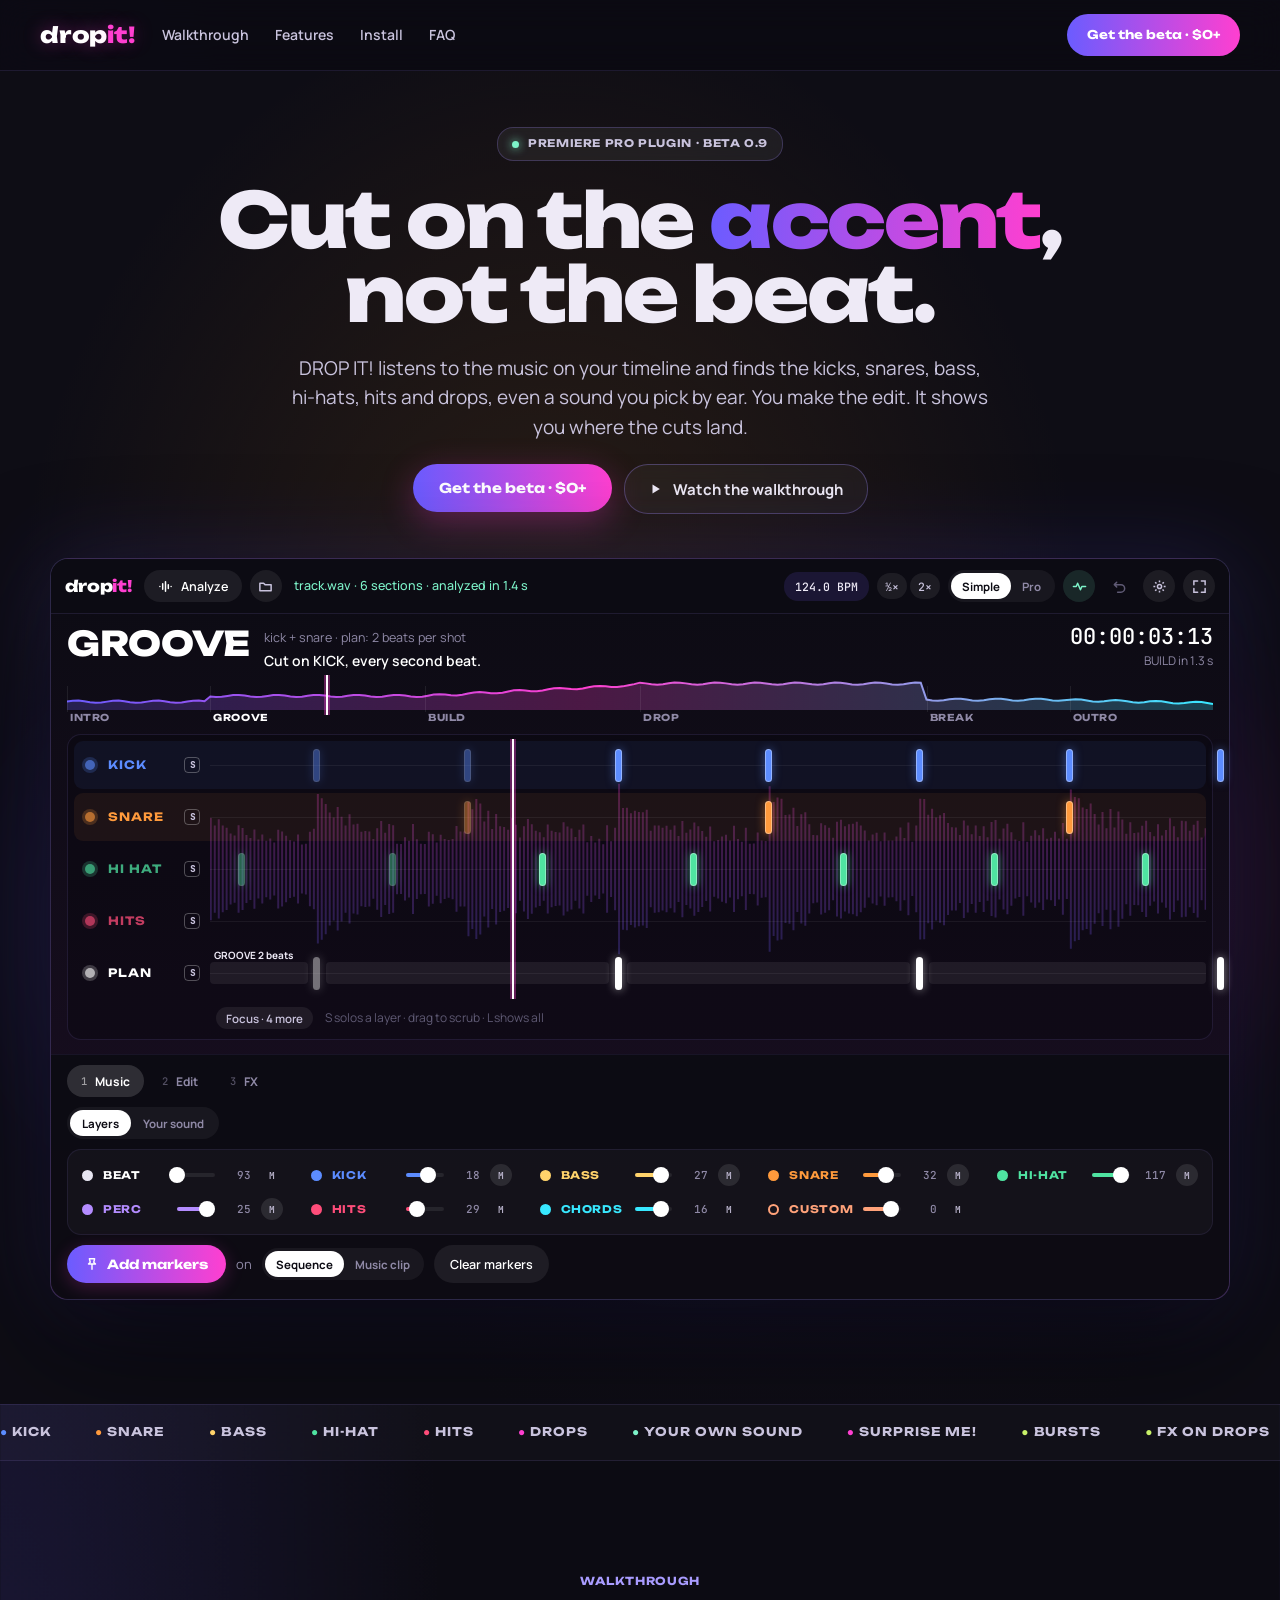
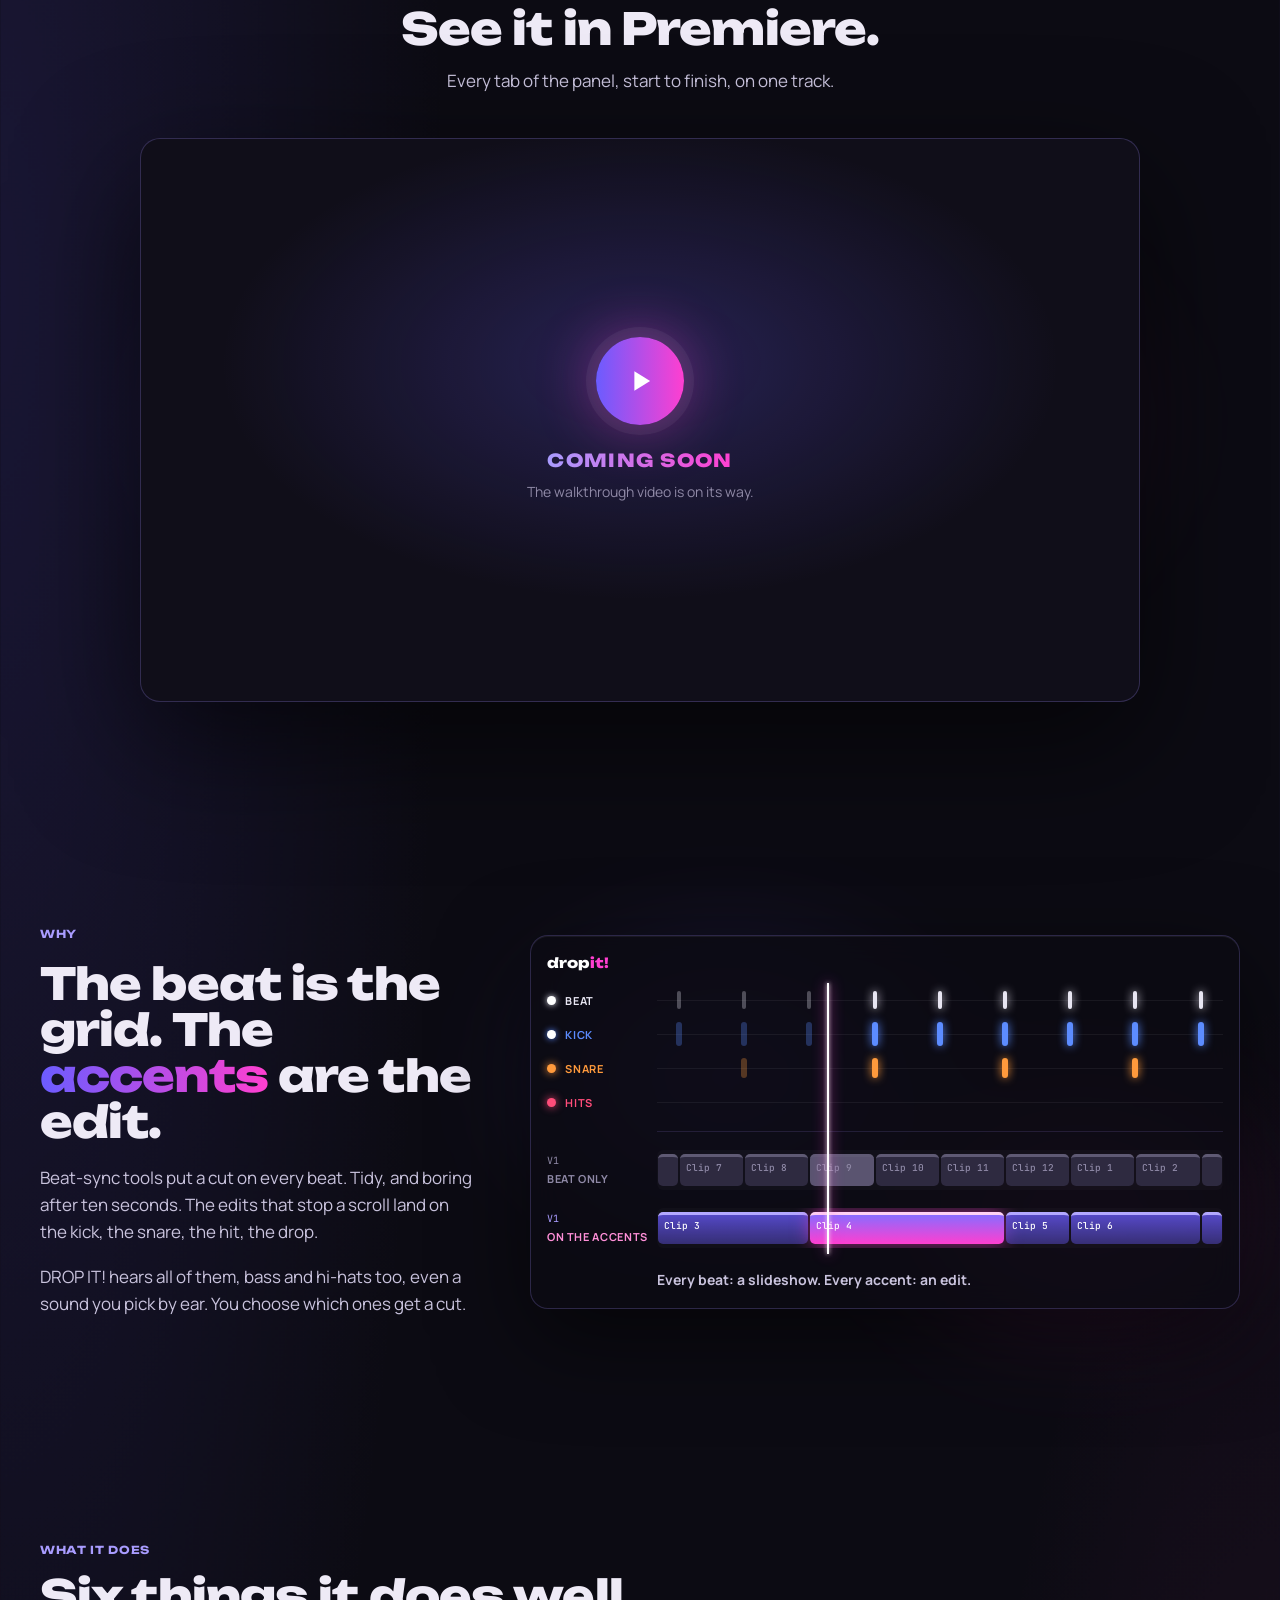
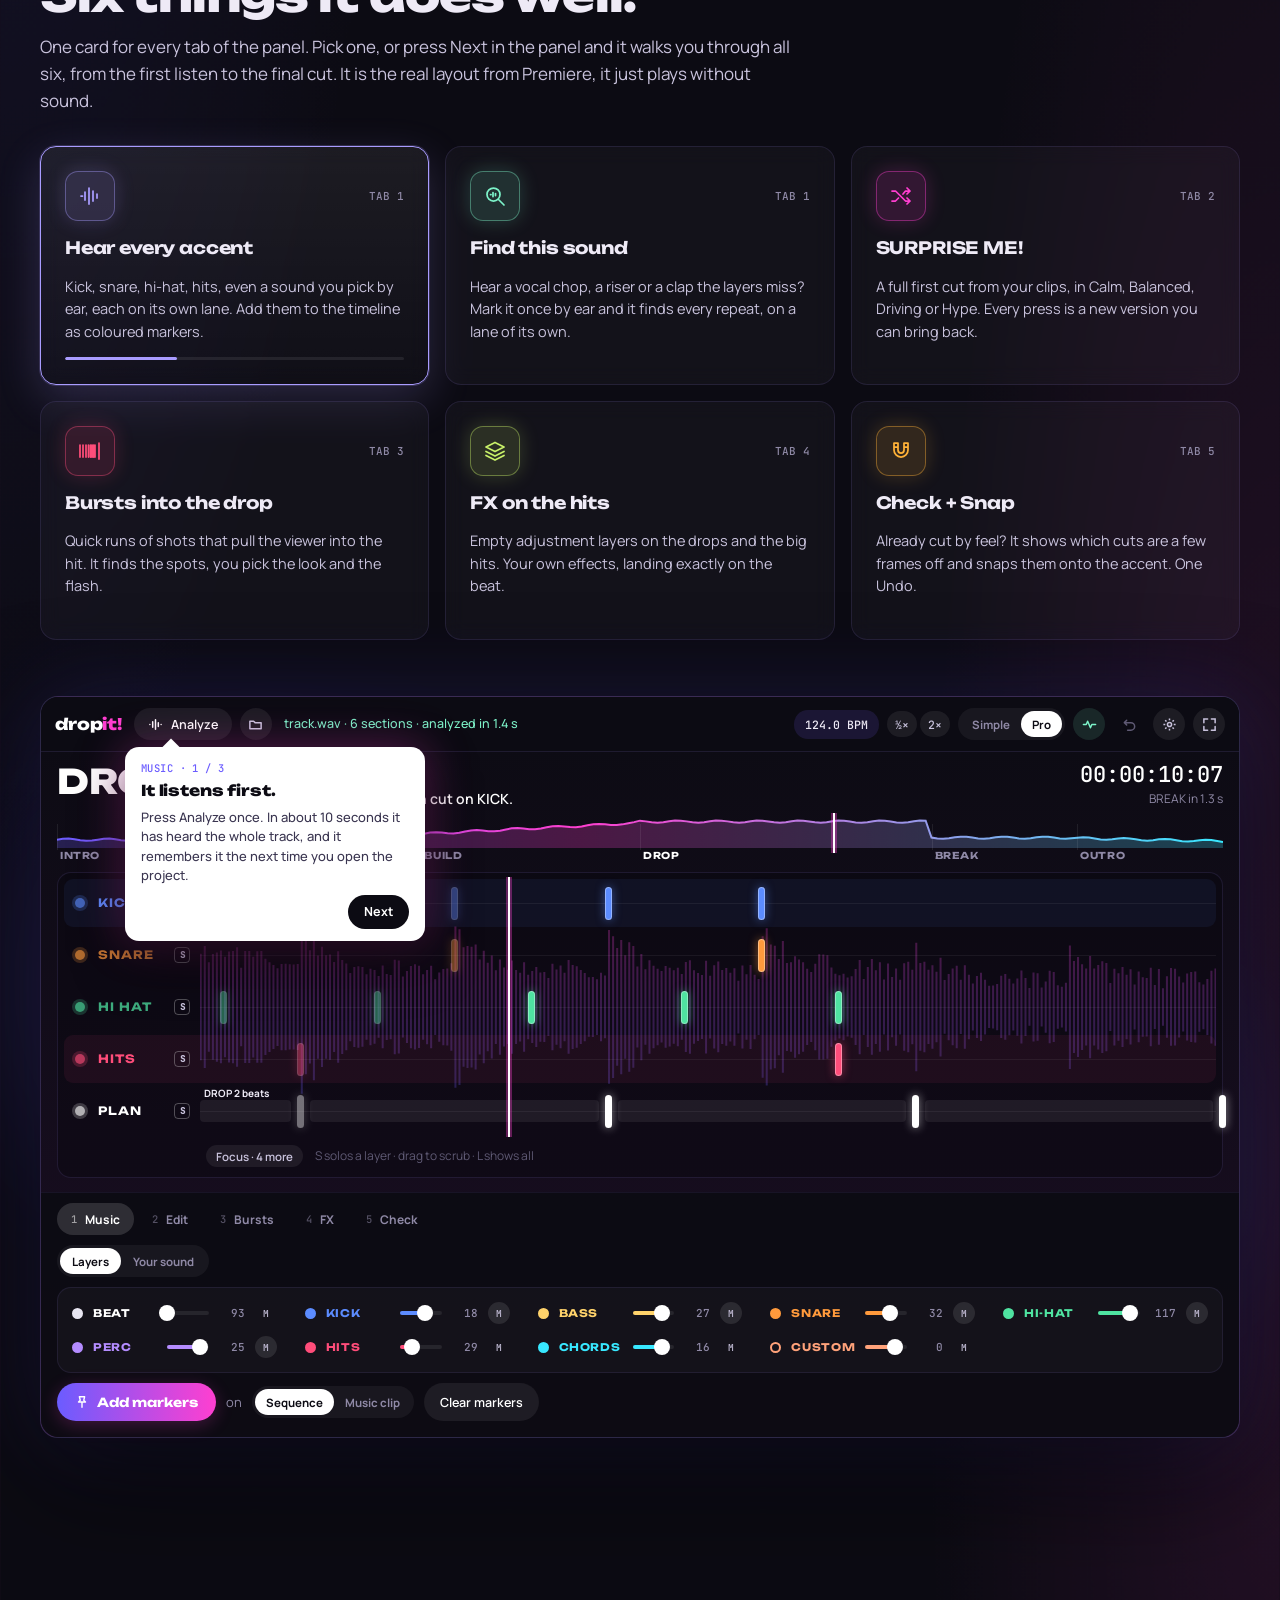
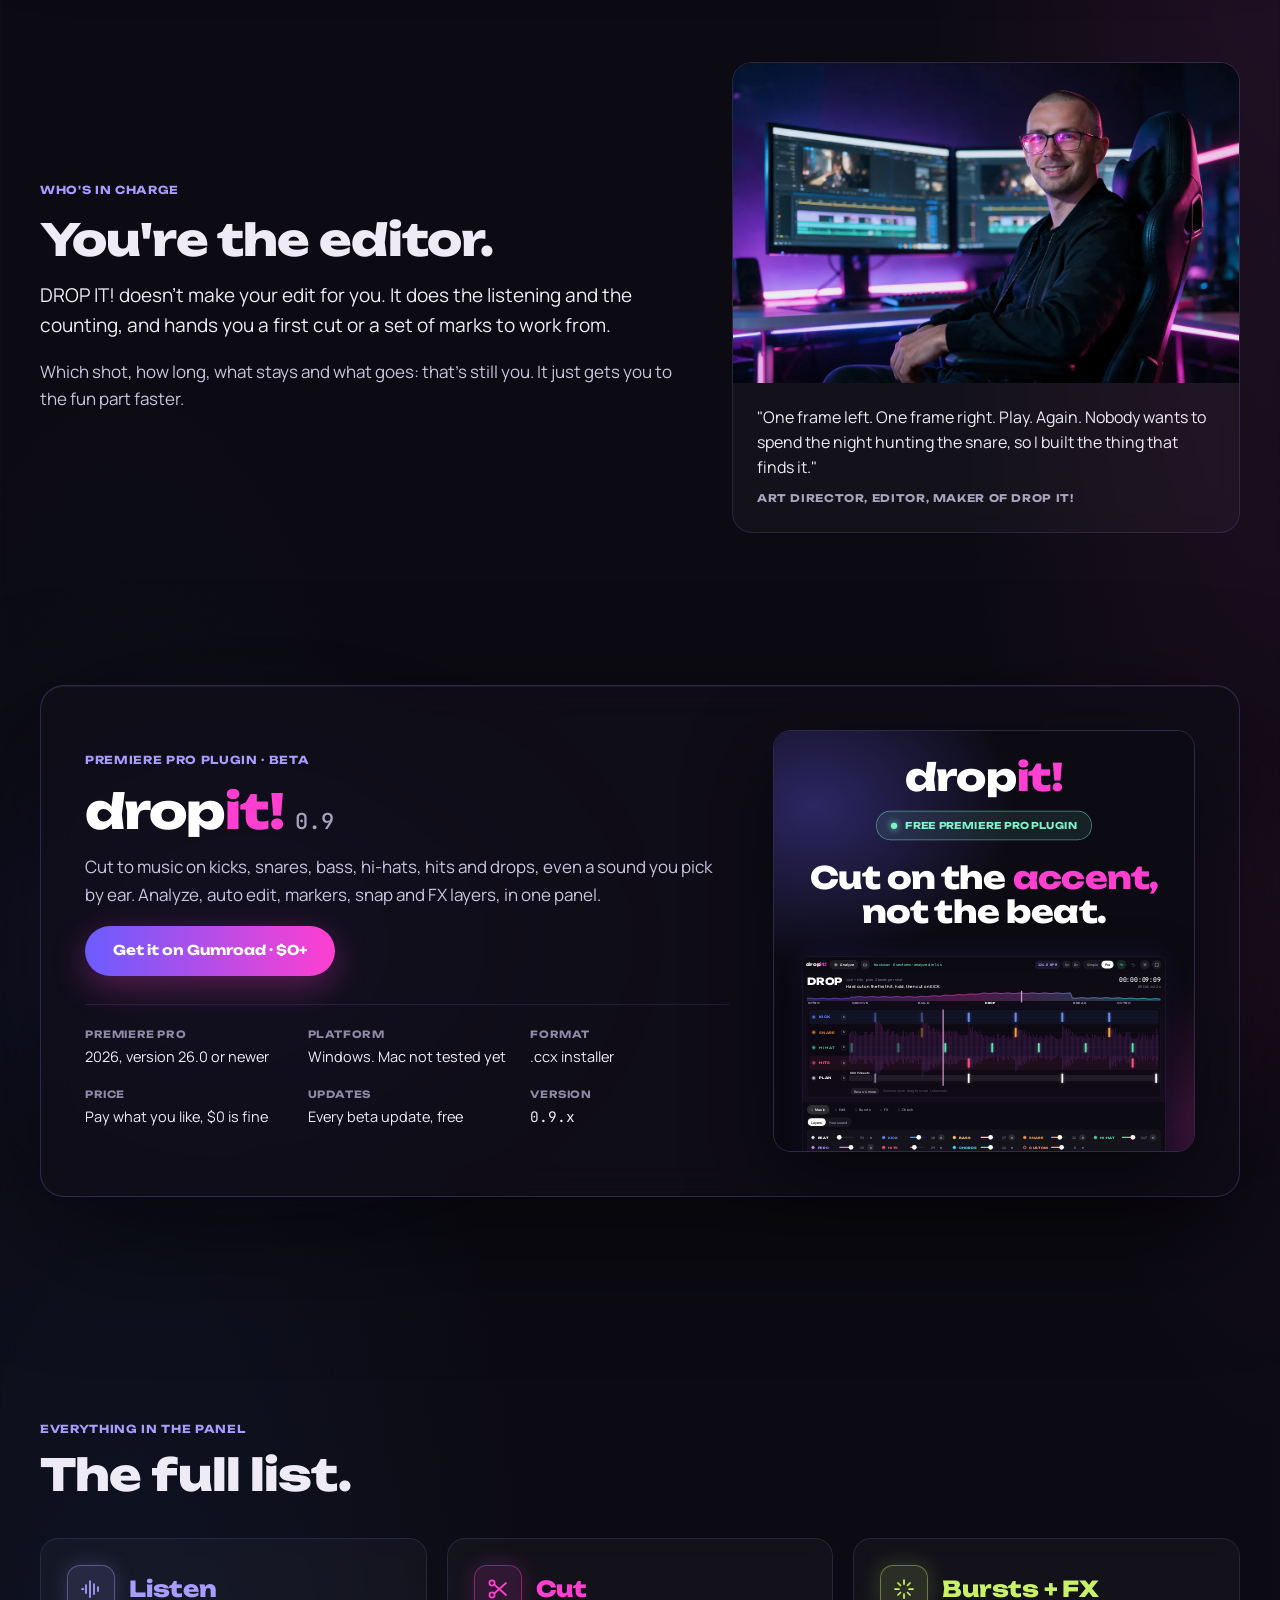
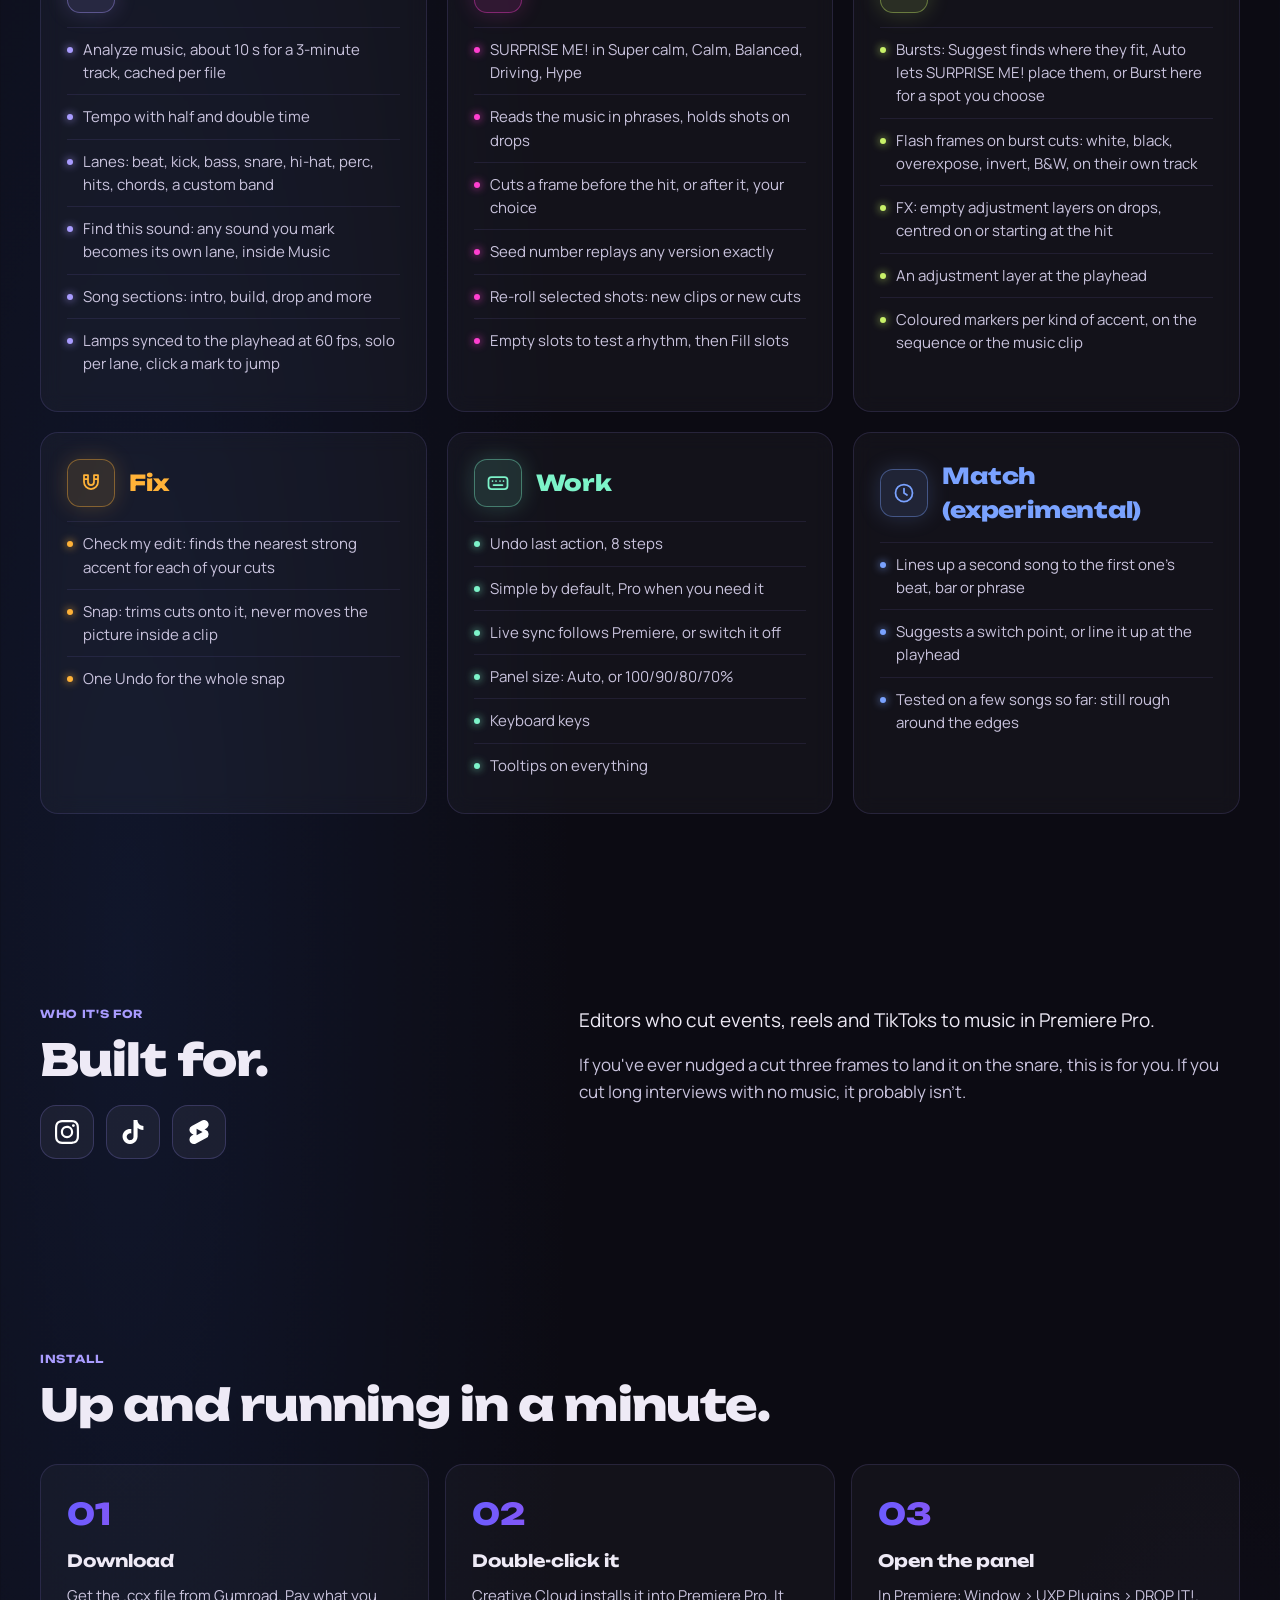
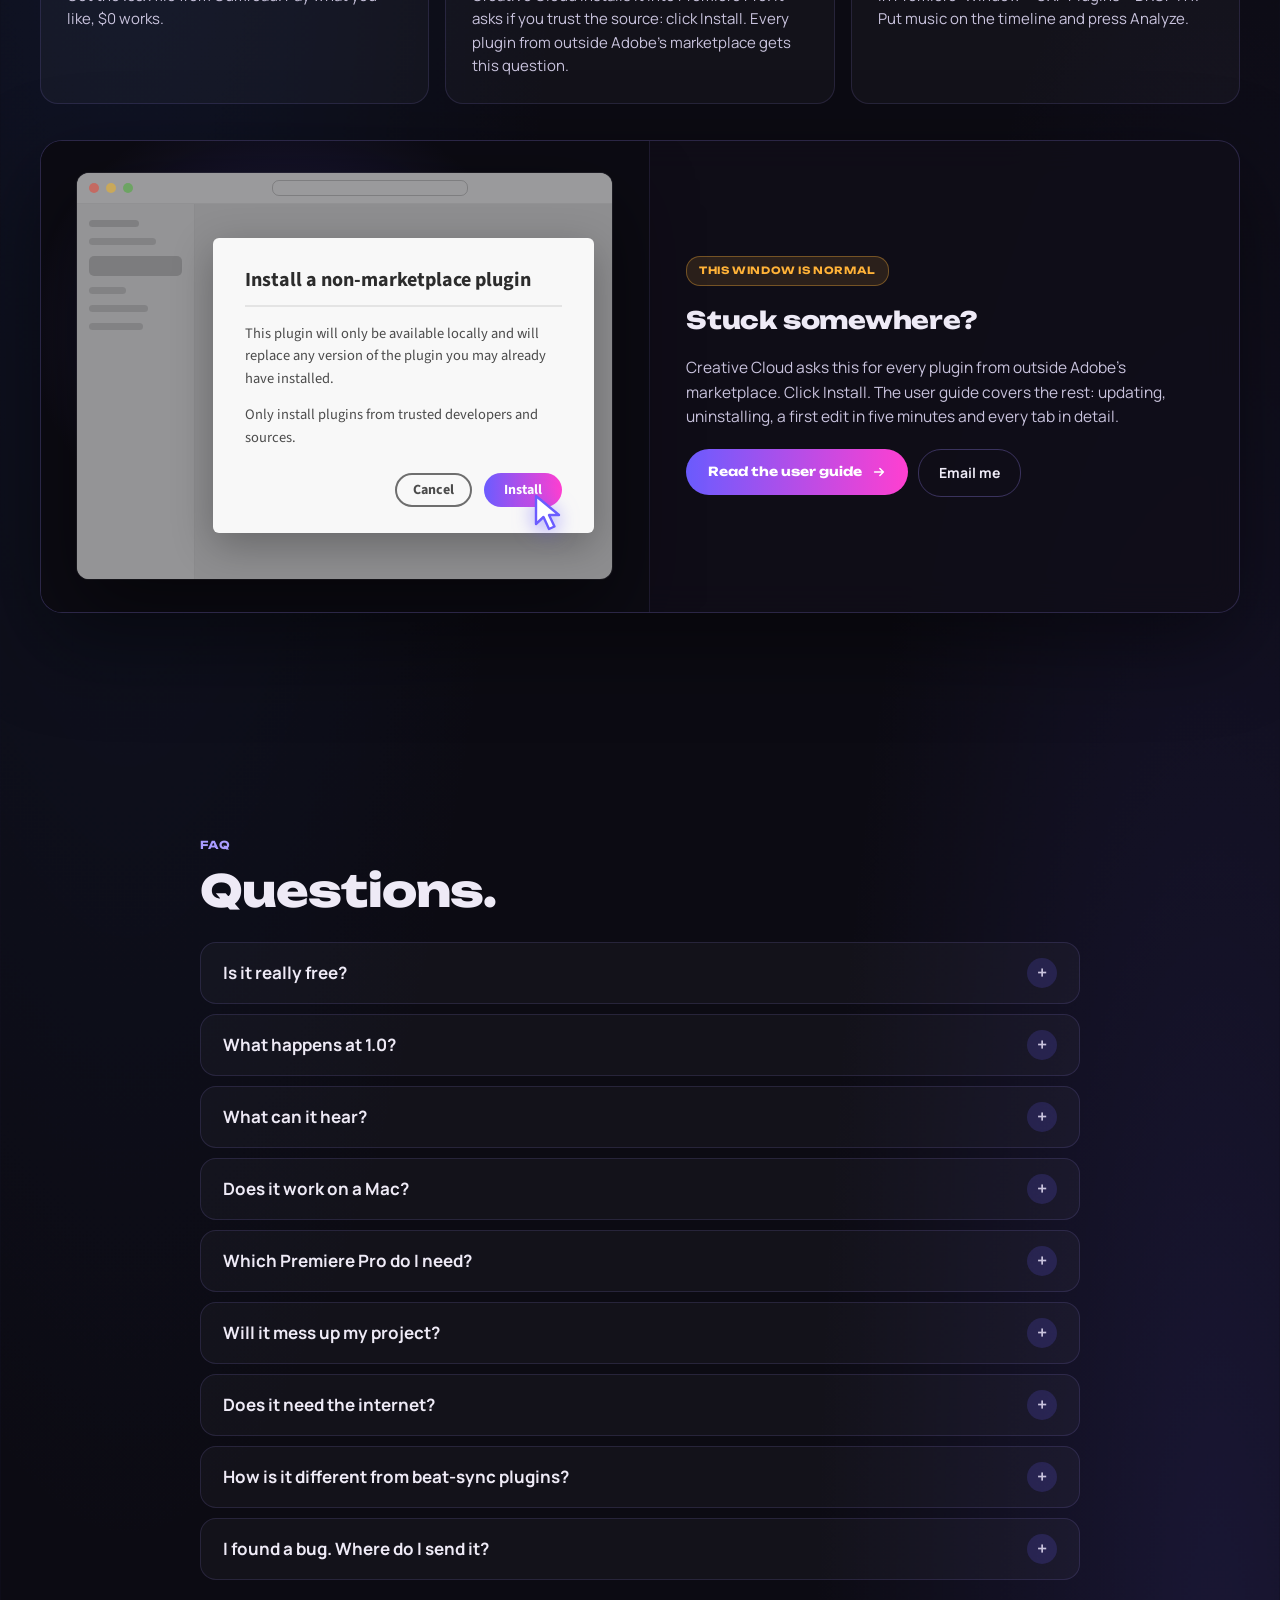
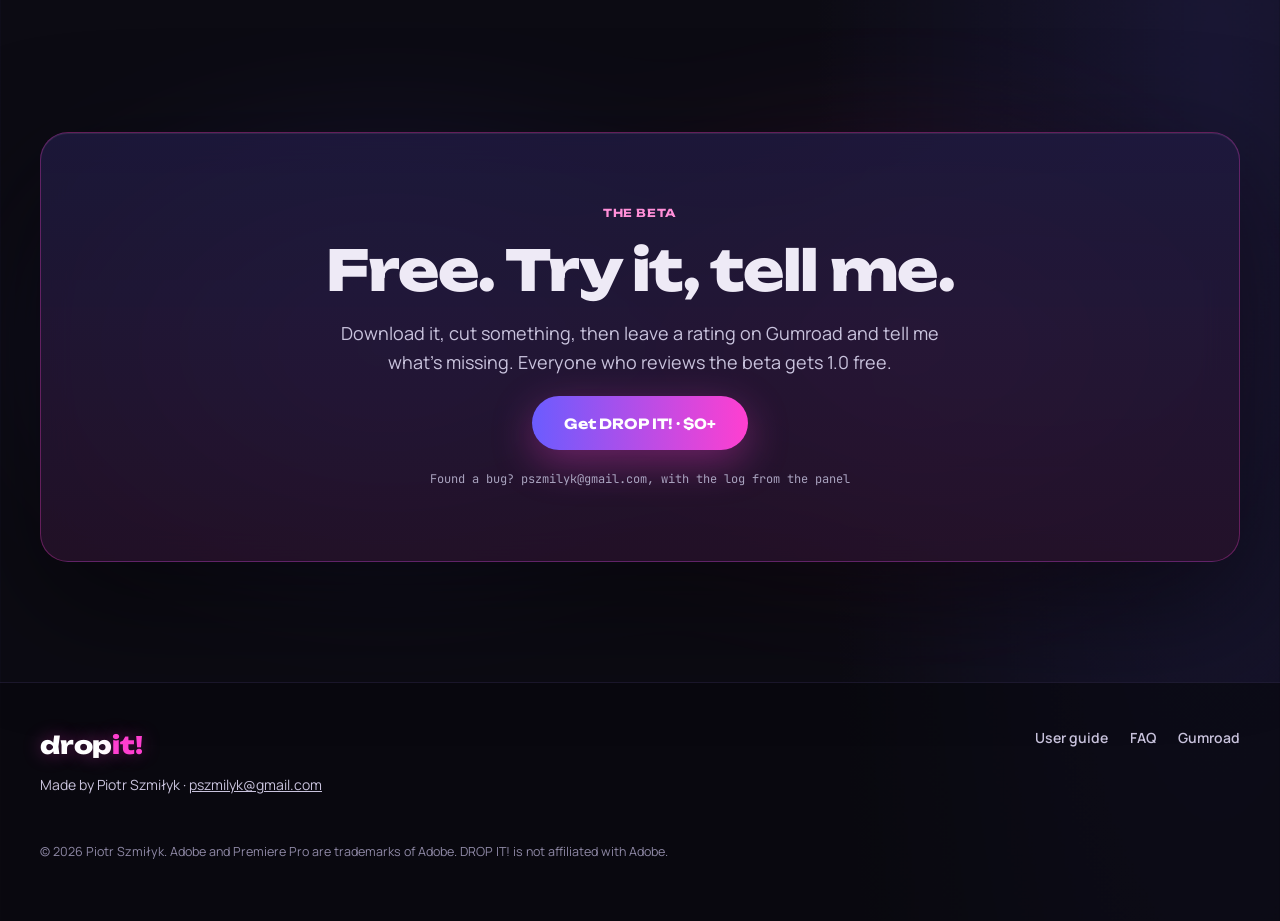
<file: index.html>
<!doctype html>
<html lang="en">
<head>
<meta charset="utf-8">
<meta name="viewport" content="width=device-width, initial-scale=1, viewport-fit=cover">
<title>DROP IT! Cut on the accent, not the beat. Free Premiere Pro plugin</title>
<meta name="description" content="DROP IT! is a free Premiere Pro plugin that listens to the music on your timeline and finds the kicks, snares, hits and drops, so you cut where it actually lands.">
<link rel="canonical" href="https://dropit.pages.dev/">
<meta property="og:type" content="website">
<meta property="og:site_name" content="DROP IT!">
<meta property="og:title" content="DROP IT! Cut on the accent, not the beat. Free Premiere Pro plugin">
<meta property="og:description" content="DROP IT! is a free Premiere Pro plugin that listens to the music on your timeline and finds the kicks, snares, hits and drops, so you cut where it actually lands.">
<meta property="og:url" content="https://dropit.pages.dev/">
<meta property="og:image" content="https://dropit.pages.dev/og-cover.png">
<meta property="og:image:width" content="1280">
<meta property="og:image:height" content="720">
<meta name="twitter:card" content="summary_large_image">
<meta name="theme-color" content="#0c0b13">
<link rel="icon" href="favicon.svg" type="image/svg+xml">
<link rel="apple-touch-icon" href="apple-touch-icon.png">
<link rel="preload" href="assets/fonts/unbounded-latin-800-normal.woff2" as="font" type="font/woff2" crossorigin>
<link rel="preload" href="assets/fonts/manrope-latin-400-normal.woff2" as="font" type="font/woff2" crossorigin>
<link rel="stylesheet" href="assets/fonts/fonts.bfedd955ca.css">
<style>
html{background:#0c0b13;scroll-behavior:smooth;-webkit-text-size-adjust:100%}
body{margin:0;background:#0c0b13;color:#eeeaf6}
[id]{scroll-margin-top:84px}

body{margin:0;background:#0c0b13}
a{color:#c9c3dd}a:hover{color:#ffffff}
.dg-btn{transition:box-shadow .3s,transform .3s}
.dg-btn:hover{animation:dgShift 2.2s linear infinite;box-shadow:0 0 0 1px rgba(255,255,255,0.15),0 12px 40px rgba(255,63,208,0.45),0 0 60px rgba(107,92,255,0.45)!important;transform:translateY(-1px)}
@keyframes dgShift{from{background-position:0% 0}to{background-position:200% 0}}
.dg-ghost{transition:border-color .3s,box-shadow .3s}
.dg-ghost:hover{border-color:rgba(160,140,255,0.6)!important;box-shadow:0 0 30px rgba(107,92,255,0.35)}
.dg-card{transition:transform .3s,border-color .3s}
.dg-card:hover{transform:translateY(-3px);border-color:rgba(160,140,255,0.5)!important;animation:dgGlow 2.6s ease-in-out infinite}
@keyframes dgGlow{0%,100%{box-shadow:0 0 0 1px rgba(107,92,255,0.30),0 14px 44px rgba(107,92,255,0.28)}50%{box-shadow:0 0 0 1px rgba(56,140,255,0.40),0 14px 54px rgba(255,63,208,0.30)}}
.dg-logo{transition:text-shadow .3s}
.dg-logo:hover{animation:dgLogo 1.8s ease-in-out infinite}
@keyframes dgLogo{0%,100%{text-shadow:0 0 18px rgba(255,63,208,0.45)}50%{text-shadow:0 0 30px rgba(107,92,255,0.75),0 0 12px rgba(255,63,208,0.6)}}
.dg-marq{display:flex;gap:44px;white-space:nowrap;animation:dgMarq 36s linear infinite}
@keyframes dgMarq{from{transform:translateX(0)}to{transform:translateX(-50%)}}
.dg-nav a.nl{color:#c9c3dd;text-decoration:none;font-size:14px;font-weight:600}
.dg-nav a.nl:hover{color:#ffffff}
@keyframes dgRing{0%,100%{opacity:1}50%{opacity:0.45}}
@media (prefers-reduced-motion: reduce){[style*="dgRing"]{animation:none!important}}
.dg-faq summary{list-style:none;cursor:pointer}
.dg-faq summary::-webkit-details-marker{display:none}
.dg-faq[open] .dg-plus{transform:rotate(45deg)}
.dg-plus{transition:transform .25s}
@media (max-width:900px){.dg-h2{font-size:32px!important}.dg-hide-m{display:none!important}}
@media (max-width:600px){.dg-stack{gap:18px!important}.dg-pcard{padding:22px!important;gap:28px!important}}
@media (max-width:1060px){.dg-prod{flex:1 1 100%!important;width:100%!important;max-width:560px}}
@media (prefers-reduced-motion: reduce){*{animation:none!important;transition:none!important}}


body{margin:0}
@media (max-width: 480px) {
  .df-section { padding: 72px 14px !important; }
  .df-h2 { font-size: 30px !important; }
}


body{margin:0}
@container dp (max-width: 1000px) {
  .dp-looks { grid-template-columns: repeat(4, minmax(0, 1fr)) !important; }
}
@container dp (max-width: 900px) {
  .dp-layer-grid { grid-template-columns: repeat(3, minmax(0, 1fr)) !important; }
  .dp-edit-pro { grid-template-columns: 1fr !important; }
  .dp-edit-grid { grid-template-columns: repeat(3, minmax(0, 1fr)) !important; }
  .dp-two { grid-template-columns: 1fr !important; }
}
@container dp (max-width: 640px) {
  .dp-sec { font-size: 8px !important; letter-spacing: 0.02em !important; }
  .dp-layer-grid { grid-template-columns: repeat(2, minmax(0, 1fr)) !important; }
  .dp-flash { grid-template-columns: repeat(3, minmax(0, 1fr)) !important; }
  .dp-tiles4 { grid-template-columns: repeat(2, minmax(0, 1fr)) !important; }
  .dp-steps2 { grid-template-columns: 1fr !important; }
  .dp-looks { grid-template-columns: repeat(2, minmax(0, 1fr)) !important; }
}
@container dp (max-width: 480px) {
  .dp-hide-sm { display: none !important; }
  .dp-header { flex-wrap: wrap; height: auto !important; min-height: 54px; padding: 10px 12px !important; row-gap: 8px; }
  .dp-section-name { font-size: 24px !important; }
  .dp-plan { display: none !important; }
  .dp-tc { font-size: 17px !important; }
  .dp-lane-label { width: 92px !important; gap: 7px !important; padding-left: 4px !important; }
  .dp-wave { left: 98px !important; }
  .dp-live-playhead { left: calc(104px + (100% - 110px) * 0.3) !important; }
  .dp-focus-row { padding-left: 98px !important; }
  .dp-idle-msg { left: 98px !important; }
  .dp-edit-grid { grid-template-columns: repeat(2, minmax(0, 1fr)) !important; }
  .dp-layer-grid { grid-template-columns: 1fr !important; }
  .dp-tip { left: 8px !important; width: calc(100% - 16px) !important; }
  .dp-sec { font-size: 7px !important; letter-spacing: 0 !important; padding-left: 2px !important; }
  .dp-tabs { padding: 8px !important; gap: 2px !important; overflow: visible !important; }
  .dp-tabs > button { flex: 1 1 auto; justify-content: center; padding: 0 4px !important; font-size: 11.5px !important; gap: 0 !important; min-width: 0; }
  .dp-tabn { display: none !important; }
  .dp-tip > span:first-child { display: none !important; }
}

body{margin:0}

body{margin:0}
@media (max-width: 900px) {
  .dg-hero-section { padding: 44px 20px 72px !important; }
  .dg-h1 { font-size: 48px !important; max-width: 100% !important; }
  .dg-sub { font-size: 16.5px !important; }
}
@media (max-width: 480px) {
  .dg-hero-section { padding: 36px 14px 56px !important; }
  .dg-h1 { font-size: 32px !important; letter-spacing: -0.02em !important; }
  .dg-sub { font-size: 14.5px !important; }
  .dg-badge { font-size: 9.5px !important; }
  .dg-btn, .dg-ghost { height: 44px !important; padding: 0 18px !important; font-size: 13px !important; }
  .dg-meta { font-size: 10.5px !important; }
}


body{margin:0}
@keyframes diPulse {
  0% { box-shadow: 0 0 0 0 rgba(255,63,208,0.60), 0 6px 22px rgba(107,92,255,0.45); }
  70% { box-shadow: 0 0 0 14px rgba(255,63,208,0), 0 6px 30px rgba(255,63,208,0.55); }
  100% { box-shadow: 0 0 0 0 rgba(255,63,208,0), 0 6px 22px rgba(107,92,255,0.45); }
}
@keyframes diShift { from { background-position: 0% 0; } to { background-position: 200% 0; } }
@keyframes diTap { 0%, 60%, 100% { transform: translate(0, 0); } 75% { transform: translate(-3px, -3px) scale(0.92); } }
.di-install { animation: diPulse 1.6s ease-out infinite, diShift 3s linear infinite; }
.di-cursor { animation: diTap 1.6s ease-in-out infinite; }
@media (prefers-reduced-motion: reduce) { .di-install, .di-cursor { animation: none !important; } }
.di-root { container-type: inline-size; container-name: di; }
@container di (max-width: 420px) {
  .di-side { display: none !important; }
  .di-card { padding: 22px 20px 20px !important; }
  .di-title { font-size: 17px !important; }
  .di-body { font-size: 13.5px !important; }
}

body{margin:0}
</style>
<script type="application/ld+json">{"@context": "https://schema.org", "@type": "SoftwareApplication", "name": "DROP IT!", "applicationCategory": "MultimediaApplication", "operatingSystem": "Windows", "description": "DROP IT! is a free Premiere Pro plugin that listens to the music on your timeline and finds the kicks, snares, hits and drops, so you cut where it actually lands.", "softwareVersion": "0.9.x", "offers": {"@type": "Offer", "price": "0", "priceCurrency": "USD", "url": "https://coloformia.gumroad.com/l/dropit"}, "author": {"@type": "Person", "name": "Piotr Szmiłyk"}}</script>
</head>
<body>
<script>window.DC_BASE=""</script>
<div id="app" data-dc-page="Main"><div data-dc="Main" data-dc-id="dc1" style="width: 100%;"><div style="overflow-x: clip; background: radial-gradient(50% 30% at 0% 18%, rgba(107,92,255,0.14), rgba(12,11,19,0) 70%), radial-gradient(40% 25% at 100% 42%, rgba(255,63,208,0.10), rgba(12,11,19,0) 70%), radial-gradient(50% 30% at 10% 70%, rgba(56,120,255,0.10), rgba(12,11,19,0) 70%), radial-gradient(45% 25% at 95% 92%, rgba(107,92,255,0.14), rgba(12,11,19,0) 70%), #0c0b13; color: #eeeaf6; font-family: Manrope, sans-serif; font-size: 16px; line-height: 1.55">


<header class="dg-nav" style="position: sticky; top: 0; z-index: 20; background: rgba(12,11,19,0.62); backdrop-filter: blur(16px); -webkit-backdrop-filter: blur(16px); border-bottom: 1px solid rgba(160,140,255,0.12)">
<div style="max-width: 1200px; margin: 0 auto; padding: 0 24px; height: 70px; display: flex; align-items: center; gap: 28px">
<a class="dg-logo" href="#top" style="font-family: Unbounded, sans-serif; font-weight: 800; font-size: 22px; letter-spacing: -0.01em; color: #ffffff; text-decoration: none; text-shadow: 0 0 18px rgba(255,63,208,0.35)">drop<span style="color: #ff3fd0">it!</span></a>
<nav class="dg-hide-m" style="display: flex; gap: 26px; flex-grow: 1" aria-label="Sections">
<a class="nl" href="#demo">Walkthrough</a>
<a class="nl" href="#features">Features</a>
<a class="nl" href="#install">Install</a>
<a class="nl" href="#faq">FAQ</a>
</nav>
<a class="dg-btn" href="https://coloformia.gumroad.com/l/dropit" target="_blank" rel="noopener" style="margin-left: auto; display: inline-flex; align-items: center; height: 42px; padding: 0 20px; border-radius: 21px; background: linear-gradient(90deg, #6b5cff, #ff3fd0, #6b5cff); background-size: 200% 100%; color: #ffffff; font-family: Unbounded, sans-serif; font-weight: 700; font-size: 12px; text-decoration: none">Get the beta · $0+</a>
</div>
</header>


<div id="top"><div data-dc="Hero" data-dc-id="dc2" style="width: 100%;">
<section id="dgHeroRoot" class="dg-hero-section" style="position: relative; overflow: hidden; background: #0c0b13; color: #eeeaf6; font-family: Manrope, sans-serif; padding: 56px 24px 104px">
<div style="position:absolute;inset:0;background:radial-gradient(60% 70% at 59% 52%,#5c1d47,rgba(12,11,19,0) 70%),radial-gradient(50% 60% at 49% 70%,#2a2a6a,rgba(12,11,19,0) 70%),#0c0b13"></div>
<div style="position: absolute; inset: 0; background: linear-gradient(180deg, rgba(12,11,19,0.55) 0%, rgba(12,11,19,0.70) 45%, rgba(12,11,19,0.94) 100%)"></div>
<div style="position:absolute;inset:0;background:#ffffff;pointer-events:none;opacity:0.063"></div>

<div style="position: relative; max-width: 1180px; margin: 0 auto">
<div style="display: flex; flex-direction: column; align-items: center; text-align: center; gap: 22px">
<span class="dg-badge" style="display: inline-flex; align-items: center; gap: 9px; height: 32px; padding: 0 14px; border-radius: 16px; background: rgba(255,255,255,0.06); border: 1px solid rgba(160,140,255,0.24); backdrop-filter: blur(8px); font-family: Unbounded, sans-serif; font-weight: 700; font-size: 10.5px; letter-spacing: 0.06em; color: #c9c3dd"><span style="width: 7px; height: 7px; border-radius: 50%; background: #7df3c9; box-shadow: 0 0 10px #7df3c9"></span>PREMIERE PRO PLUGIN · BETA 0.9</span>
<h1 class="dg-h1" style="margin: 0; font-family: Unbounded, sans-serif; font-weight: 800; font-size: 76px; line-height: 0.98; letter-spacing: -0.03em; max-width: 1000px">Cut on the <span style="background: linear-gradient(90deg, #6b5cff, #ff3fd0); -webkit-background-clip: text; background-clip: text; color: transparent">accent</span>, not the beat.</h1>
<p class="dg-sub" style="margin: 0; font-size: 19px; line-height: 1.55; color: #c9c3dd; max-width: 700px">DROP IT! listens to the music on your timeline and finds the kicks, snares, bass, hi-hats, hits and drops, even a sound you pick by ear. You make the edit. It shows you where the cuts land.</p>
<div style="display: flex; gap: 12px; flex-wrap: wrap; justify-content: center">
<a class="dg-btn" href="https://coloformia.gumroad.com/l/dropit" target="_blank" rel="noopener" style="display: inline-flex; align-items: center; height: 48px; padding: 0 26px; border-radius: 24px; background: linear-gradient(90deg, #6b5cff, #ff3fd0, #6b5cff); background-size: 200% 100%; color: #ffffff; font-family: Unbounded, sans-serif; font-weight: 700; font-size: 13.5px; text-decoration: none; box-shadow: 0 10px 34px rgba(255,63,208,0.30)">Get the beta · $0+</a>
<a class="dg-ghost" href="#demo" style="display: inline-flex; align-items: center; gap: 10px; height: 48px; padding: 0 24px; border-radius: 24px; border: 1px solid rgba(160,140,255,0.32); background: rgba(255,255,255,0.04); backdrop-filter: blur(8px); color: #eeeaf6; font-weight: 700; font-size: 15px; text-decoration: none"><svg width="14" height="14" viewBox="0 0 16 16" fill="currentColor" aria-hidden="true"><path d="M4 2.8v10.4l8.4-5.2z"></path></svg>Watch the walkthrough</a>
<div style="position: relative; margin-top: 44px">
<div style="position:absolute;left:-6%;right:-6%;top:-12%;bottom:-12%;pointer-events:none;filter:blur(60px);opacity:0.80;background:radial-gradient(40% 50% at 25% 50%,rgba(107,92,255,0.55),rgba(107,92,255,0) 70%),radial-gradient(35% 45% at 55% 60%,rgba(56,120,255,0.40),rgba(56,120,255,0) 70%),radial-gradient(35% 45% at 80% 45%,rgba(255,63,208,0.40),rgba(255,63,208,0) 70%)"></div>
<div data-dc="Panel" data-dc-id="dc3" style="width: 100%;"><div style="position: relative; width: 100%; box-sizing: border-box; container-type: inline-size; container-name: dp; font-family: Manrope, sans-serif; color: #eeeaf6; font-size: 13px">


<div style="position:relative;background:linear-gradient(180deg,#0c0b13 0%,#160d1e 70%,#1d0f24 100%);border:1px solid rgba(160,140,255,0.22);border-radius:18px;box-shadow:0 40px 120px rgba(0,0,0,0.6),0 0 90px rgba(107,92,255,0.20)">
<header class="dp-header" style="position: relative; height: 54px; display: flex; align-items: center; gap: 8px; padding: 0 14px; border-bottom: 1px solid rgba(160,140,255,0.12); background: #0c0b13; border-radius: 18px 18px 0 0">
<span style="font: 800 16px Unbounded, sans-serif; letter-spacing: -0.01em; color: #ffffff; margin-right: 4px; flex: none">drop<span style="color: #ff3fd0">it!</span></span>
<button style="height:32px;padding:0 14px;display:inline-flex;align-items:center;gap:8px;border:0;border-radius:999px;color:#ffffff;font:600 12.5px Manrope,sans-serif;cursor:pointer;flex:none;background:rgba(255,255,255,0.07)" title="Reads the music from the timeline and finds its beat, hits, chords and phrases."><svg width="15" height="15" viewBox="0 0 16 16" fill="none" stroke="currentColor" stroke-width="1.6" stroke-linecap="round" aria-hidden="true"><path d="M2 8v0M5 5v6M8 3v10M11 6v4M14 8v0"></path></svg>Analyze</button>
<button aria-label="Analyze an audio file" class="dp-hide-sm" style="width:32px;height:32px;flex:none;display:inline-flex;align-items:center;justify-content:center;border:0;border-radius:16px;cursor:pointer;background:rgba(255,255,255,0.07);color:#c9c3dd" title="Analyze an audio file instead of the timeline."><svg width="15" height="15" viewBox="0 0 16 16" fill="none" stroke="currentColor" stroke-width="1.6" stroke-linejoin="round" aria-hidden="true"><path d="M2 4.5h4l1.5 1.5H14v6.5H2z"></path></svg></button>
<span style="flex: 1 1 auto; min-width: 0; padding: 0 4px; font-size: 12.5px; font-weight: 500; white-space: nowrap; overflow: hidden; text-overflow: ellipsis; color: #7df3c9">track.wav  ·  6 sections  ·  analyzed in 1.4 s</span>
<span class="dp-hide-sm" style="font: 500 11.5px 'JetBrains Mono', monospace; color: #eeeaf6; background: rgba(120,90,255,0.14); border-radius: 14px; padding: 7px 11px; white-space: nowrap; flex: none">124.0 BPM</span>
<span class="dp-hide-sm" style="display: inline-flex; gap: 3px; flex: none">
<button style="height:26px;min-width:30px;padding:0 8px;border:0;border-radius:999px;font:500 11.5px 'JetBrains Mono',monospace;cursor:pointer;background:rgba(255,255,255,0.07);color:#c9c3dd" title="Count the music at half this tempo.">½×</button>
<button style="height:26px;min-width:30px;padding:0 8px;border:0;border-radius:999px;font:500 11.5px 'JetBrains Mono',monospace;cursor:pointer;background:rgba(255,255,255,0.07);color:#c9c3dd" title="Count the music at double this tempo.">2×</button>
</span>
<span style="display: inline-flex; background: rgba(255,255,255,0.05); border-radius: 16px; padding: 3px; flex: none">
<button style="height:26px;padding:0 11px;border:0;border-radius:13px;font:700 11.5px Manrope,sans-serif;cursor:pointer;background:#ffffff;color:#0c0b13" title="Simple: three tabs and the few controls an edit needs.">Simple</button>
<button style="height:26px;padding:0 11px;border:0;border-radius:13px;font:700 11.5px Manrope,sans-serif;cursor:pointer;background:transparent;color:#8f89a6" title="Pro: everything.">Pro</button>
</span>
<button aria-label="Live sync" class="dp-hide-sm" style="width:32px;height:32px;flex:none;display:inline-flex;align-items:center;justify-content:center;border:0;border-radius:16px;cursor:pointer;background:rgba(125,243,201,0.12);color:#7df3c9" title="Live sync: the panel follows the Premiere playhead."><svg width="15" height="15" viewBox="0 0 16 16" fill="none" stroke="currentColor" stroke-width="1.6" stroke-linecap="round" stroke-linejoin="round" aria-hidden="true"><path d="M1.5 8h3l1.5-3.5 3 7 1.5-3.5h4"></path></svg></button>
<button aria-label="Undo last action" class="dp-hide-sm" style="width:32px;height:32px;flex:none;display:inline-flex;align-items:center;justify-content:center;border:0;border-radius:16px;cursor:pointer;background:transparent;color:#5f5a74" title="Undo last action: puts the track back the way it was before the plugin last changed it."><svg width="15" height="15" viewBox="0 0 16 16" fill="none" stroke="currentColor" stroke-width="1.6" stroke-linecap="round" stroke-linejoin="round" aria-hidden="true"><path d="M5 3.5L2.5 6 5 8.5M2.5 6h7a4 4 0 010 8H6"></path></svg></button>
<button aria-label="Settings" class="dp-hide-sm" style="width:32px;height:32px;flex:none;display:inline-flex;align-items:center;justify-content:center;border:0;border-radius:16px;cursor:pointer;background:rgba(255,255,255,0.07);color:#c9c3dd" title="Timing, keys, reset to defaults, and the log."><svg width="15" height="15" viewBox="0 0 16 16" fill="none" stroke="currentColor" stroke-width="1.6" aria-hidden="true"><circle cx="8" cy="8" r="2.2"></circle><path d="M8 1.5v2M8 12.5v2M1.5 8h2M12.5 8h2M3.4 3.4l1.4 1.4M11.2 11.2l1.4 1.4M3.4 12.6l1.4-1.4M11.2 4.8l1.4-1.4"></path></svg></button>
<button aria-label="Full window" class="dp-hide-sm" style="width:32px;height:32px;flex:none;display:inline-flex;align-items:center;justify-content:center;border:0;border-radius:16px;cursor:pointer;background:rgba(255,255,255,0.07);color:#c9c3dd" title="Hide the controls and keep only the live view."><svg width="15" height="15" viewBox="0 0 16 16" fill="none" stroke="currentColor" stroke-width="1.6" stroke-linecap="round" aria-hidden="true"><path d="M2 6V2h4M10 2h4v4M14 10v4h-4M6 14H2v-4"></path></svg></button>


</header>

<section style="padding: 12px 16px 14px; display: flex; flex-direction: column; gap: 6px">
<div style="display: flex; align-items: flex-start; gap: 14px">
<span class="dp-section-name" style="font: 800 34px/1 Unbounded, sans-serif; letter-spacing: -0.01em; color: #ffffff; flex: none">INTRO</span>
<div class="dp-plan" style="flex: 1 1 auto; min-width: 0; display: flex; flex-direction: column; gap: 3px; padding-top: 2px">
<span style="font-size: 12.5px; color: #8f89a6; white-space: nowrap; overflow: hidden; text-overflow: ellipsis">kick only  ·  plan: 1 shot per bar</span>
<span style="font-size: 14px; font-weight: 600; color: #ffffff">Hold the opening shot, first cut on the bar.</span>
</div>
<div style="margin-left: auto; display: flex; flex-direction: column; align-items: flex-end; gap: 4px; flex: none">
<span class="dp-tc" style="font: 500 22px/1 'JetBrains Mono', monospace; color: #ffffff">00:00:01:00</span>
<span style="font-size: 12px; color: #8f89a6; white-space: nowrap">GROOVE in 0.9 s</span>
</div>
</div>
<div style="position: relative; height: 48px">
<svg width="100%" height="32" viewBox="0 0 1000 44" preserveAspectRatio="none" style="position: absolute; left: 0; top: 0" aria-hidden="true">
<defs><linearGradient id="dpE" x1="0" y1="0" x2="1" y2="0"><stop offset="0" stop-color="#6b5cff"></stop><stop offset="0.45" stop-color="#ff3fd0"></stop><stop offset="1" stop-color="#38e8ff"></stop></linearGradient><linearGradient id="dpEf" x1="0" y1="0" x2="1" y2="0"><stop offset="0" stop-color="#6b5cff" stop-opacity="0.25"></stop><stop offset="0.45" stop-color="#ff3fd0" stop-opacity="0.25"></stop><stop offset="1" stop-color="#38e8ff" stop-opacity="0.25"></stop></linearGradient></defs>
<path d="M0.0 32.5 L5.0 31.3 L10.0 31.1 L15.0 31.9 L20.0 33.2 L25.0 34.0 L30.0 33.7 L35.0 32.5 L40.0 31.3 L45.0 31.1 L50.0 31.9 L55.0 33.2 L60.0 34.0 L65.0 33.7 L70.0 32.5 L75.0 31.3 L80.0 31.1 L85.0 31.9 L90.0 33.2 L95.0 34.0 L100.0 33.6 L105.0 32.4 L110.0 31.3 L115.0 31.1 L120.0 31.9 L125.0 25.4 L130.0 26.2 L135.0 25.8 L140.0 24.6 L145.0 23.5 L150.0 23.3 L155.0 24.2 L160.0 25.5 L165.0 26.2 L170.0 25.8 L175.0 24.6 L180.0 23.5 L185.0 23.3 L190.0 24.2 L195.0 25.5 L200.0 26.2 L205.0 25.8 L210.0 24.5 L215.0 23.4 L220.0 23.3 L225.0 24.2 L230.0 25.5 L235.0 26.2 L240.0 25.8 L245.0 24.5 L250.0 23.4 L255.0 23.3 L260.0 24.2 L265.0 25.5 L270.0 26.2 L275.0 25.7 L280.0 24.5 L285.0 23.4 L290.0 23.3 L295.0 24.2 L300.0 25.5 L305.0 26.2 L310.0 25.7 L315.0 24.3 L320.0 22.8 L325.0 22.3 L330.0 22.8 L335.0 23.7 L340.0 24.0 L345.0 23.1 L350.0 21.4 L355.0 19.9 L360.0 19.4 L365.0 20.0 L370.0 20.9 L375.0 21.1 L380.0 20.2 L385.0 18.5 L390.0 17.0 L395.0 16.6 L400.0 17.2 L405.0 18.1 L410.0 18.2 L415.0 17.3 L420.0 15.6 L425.0 14.2 L430.0 13.7 L435.0 14.3 L440.0 15.2 L445.0 15.4 L450.0 14.4 L455.0 12.7 L460.0 11.3 L465.0 10.9 L470.0 11.5 L475.0 12.4 L480.0 12.5 L485.0 11.5 L490.0 9.9 L495.0 8.4 L500.0 6.4 L505.0 7.4 L510.0 8.7 L515.0 9.2 L520.0 8.6 L525.0 7.3 L530.0 6.3 L535.0 6.4 L540.0 7.4 L545.0 8.7 L550.0 9.2 L555.0 8.6 L560.0 7.3 L565.0 6.3 L570.0 6.4 L575.0 7.4 L580.0 8.7 L585.0 9.2 L590.0 8.6 L595.0 7.3 L600.0 6.3 L605.0 6.4 L610.0 7.5 L615.0 8.7 L620.0 9.2 L625.0 8.5 L630.0 7.3 L635.0 6.3 L640.0 6.4 L645.0 7.5 L650.0 8.7 L655.0 9.2 L660.0 8.5 L665.0 7.2 L670.0 6.3 L675.0 6.4 L680.0 7.5 L685.0 8.8 L690.0 9.2 L695.0 8.5 L700.0 7.2 L705.0 6.3 L710.0 6.4 L715.0 7.5 L720.0 8.8 L725.0 9.2 L730.0 8.5 L735.0 7.2 L740.0 6.3 L745.0 6.4 L750.0 29.7 L755.0 30.9 L760.0 31.3 L765.0 30.6 L770.0 29.3 L775.0 28.4 L780.0 28.6 L785.0 29.7 L790.0 30.9 L795.0 31.3 L800.0 30.5 L805.0 29.2 L810.0 28.4 L815.0 28.6 L820.0 29.7 L825.0 30.9 L830.0 31.3 L835.0 30.5 L840.0 29.2 L845.0 28.4 L850.0 28.6 L855.0 29.7 L860.0 30.9 L865.0 31.3 L870.0 30.5 L875.0 29.9 L880.0 29.2 L885.0 29.6 L890.0 30.9 L895.0 32.3 L900.0 32.8 L905.0 32.1 L910.0 31.0 L915.0 30.3 L920.0 30.8 L925.0 32.1 L930.0 33.4 L935.0 33.9 L940.0 33.2 L945.0 32.1 L950.0 31.5 L955.0 31.9 L960.0 33.3 L965.0 34.6 L970.0 35.0 L975.0 34.4 L980.0 33.2 L985.0 32.6 L990.0 33.1 L995.0 34.4 L1000.0 35.8 L1000 44 L0 44 Z" fill="url(#dpEf)"></path>
<path d="M0.0 32.5 L5.0 31.3 L10.0 31.1 L15.0 31.9 L20.0 33.2 L25.0 34.0 L30.0 33.7 L35.0 32.5 L40.0 31.3 L45.0 31.1 L50.0 31.9 L55.0 33.2 L60.0 34.0 L65.0 33.7 L70.0 32.5 L75.0 31.3 L80.0 31.1 L85.0 31.9 L90.0 33.2 L95.0 34.0 L100.0 33.6 L105.0 32.4 L110.0 31.3 L115.0 31.1 L120.0 31.9 L125.0 25.4 L130.0 26.2 L135.0 25.8 L140.0 24.6 L145.0 23.5 L150.0 23.3 L155.0 24.2 L160.0 25.5 L165.0 26.2 L170.0 25.8 L175.0 24.6 L180.0 23.5 L185.0 23.3 L190.0 24.2 L195.0 25.5 L200.0 26.2 L205.0 25.8 L210.0 24.5 L215.0 23.4 L220.0 23.3 L225.0 24.2 L230.0 25.5 L235.0 26.2 L240.0 25.8 L245.0 24.5 L250.0 23.4 L255.0 23.3 L260.0 24.2 L265.0 25.5 L270.0 26.2 L275.0 25.7 L280.0 24.5 L285.0 23.4 L290.0 23.3 L295.0 24.2 L300.0 25.5 L305.0 26.2 L310.0 25.7 L315.0 24.3 L320.0 22.8 L325.0 22.3 L330.0 22.8 L335.0 23.7 L340.0 24.0 L345.0 23.1 L350.0 21.4 L355.0 19.9 L360.0 19.4 L365.0 20.0 L370.0 20.9 L375.0 21.1 L380.0 20.2 L385.0 18.5 L390.0 17.0 L395.0 16.6 L400.0 17.2 L405.0 18.1 L410.0 18.2 L415.0 17.3 L420.0 15.6 L425.0 14.2 L430.0 13.7 L435.0 14.3 L440.0 15.2 L445.0 15.4 L450.0 14.4 L455.0 12.7 L460.0 11.3 L465.0 10.9 L470.0 11.5 L475.0 12.4 L480.0 12.5 L485.0 11.5 L490.0 9.9 L495.0 8.4 L500.0 6.4 L505.0 7.4 L510.0 8.7 L515.0 9.2 L520.0 8.6 L525.0 7.3 L530.0 6.3 L535.0 6.4 L540.0 7.4 L545.0 8.7 L550.0 9.2 L555.0 8.6 L560.0 7.3 L565.0 6.3 L570.0 6.4 L575.0 7.4 L580.0 8.7 L585.0 9.2 L590.0 8.6 L595.0 7.3 L600.0 6.3 L605.0 6.4 L610.0 7.5 L615.0 8.7 L620.0 9.2 L625.0 8.5 L630.0 7.3 L635.0 6.3 L640.0 6.4 L645.0 7.5 L650.0 8.7 L655.0 9.2 L660.0 8.5 L665.0 7.2 L670.0 6.3 L675.0 6.4 L680.0 7.5 L685.0 8.8 L690.0 9.2 L695.0 8.5 L700.0 7.2 L705.0 6.3 L710.0 6.4 L715.0 7.5 L720.0 8.8 L725.0 9.2 L730.0 8.5 L735.0 7.2 L740.0 6.3 L745.0 6.4 L750.0 29.7 L755.0 30.9 L760.0 31.3 L765.0 30.6 L770.0 29.3 L775.0 28.4 L780.0 28.6 L785.0 29.7 L790.0 30.9 L795.0 31.3 L800.0 30.5 L805.0 29.2 L810.0 28.4 L815.0 28.6 L820.0 29.7 L825.0 30.9 L830.0 31.3 L835.0 30.5 L840.0 29.2 L845.0 28.4 L850.0 28.6 L855.0 29.7 L860.0 30.9 L865.0 31.3 L870.0 30.5 L875.0 29.9 L880.0 29.2 L885.0 29.6 L890.0 30.9 L895.0 32.3 L900.0 32.8 L905.0 32.1 L910.0 31.0 L915.0 30.3 L920.0 30.8 L925.0 32.1 L930.0 33.4 L935.0 33.9 L940.0 33.2 L945.0 32.1 L950.0 31.5 L955.0 31.9 L960.0 33.3 L965.0 34.6 L970.0 35.0 L975.0 34.4 L980.0 33.2 L985.0 32.6 L990.0 33.1 L995.0 34.4 L1000.0 35.8" fill="none" stroke="url(#dpE)" stroke-width="2" vector-effect="non-scaling-stroke"></path>
</svg>

<span style="position:absolute;left:0.00%;top:8px;width:1px;height:26px;background:rgba(255,255,255,0.08)"></span>
<span class="dp-sec" style="position:absolute;left:0.00%;top:34px;padding-left:3px;font:700 9.5px Unbounded,sans-serif;letter-spacing:0.06em;white-space:nowrap;color:#ffffff">INTRO</span>

<span style="position:absolute;left:12.50%;top:8px;width:1px;height:26px;background:rgba(255,255,255,0.08)"></span>
<span class="dp-sec" style="position:absolute;left:12.50%;top:34px;padding-left:3px;font:700 9.5px Unbounded,sans-serif;letter-spacing:0.06em;white-space:nowrap;color:#8f89a6">GROOVE</span>

<span style="position:absolute;left:31.25%;top:8px;width:1px;height:26px;background:rgba(255,255,255,0.08)"></span>
<span class="dp-sec" style="position:absolute;left:31.25%;top:34px;padding-left:3px;font:700 9.5px Unbounded,sans-serif;letter-spacing:0.06em;white-space:nowrap;color:#8f89a6">BUILD</span>

<span style="position:absolute;left:50.00%;top:8px;width:1px;height:26px;background:rgba(255,255,255,0.08)"></span>
<span class="dp-sec" style="position:absolute;left:50.00%;top:34px;padding-left:3px;font:700 9.5px Unbounded,sans-serif;letter-spacing:0.06em;white-space:nowrap;color:#8f89a6">DROP</span>

<span style="position:absolute;left:75.00%;top:8px;width:1px;height:26px;background:rgba(255,255,255,0.08)"></span>
<span class="dp-sec" style="position:absolute;left:75.00%;top:34px;padding-left:3px;font:700 9.5px Unbounded,sans-serif;letter-spacing:0.06em;white-space:nowrap;color:#8f89a6">BREAK</span>

<span style="position:absolute;left:87.50%;top:8px;width:1px;height:26px;background:rgba(255,255,255,0.08)"></span>
<span class="dp-sec" style="position:absolute;left:87.50%;top:34px;padding-left:3px;font:700 9.5px Unbounded,sans-serif;letter-spacing:0.06em;white-space:nowrap;color:#8f89a6">OUTRO</span>

<span style="position: absolute; left: 6.46%; top: -3px; width: 6px; height: 40px; margin-left: -3px; background: rgba(255,63,208,0.35)"></span>
<span style="position: absolute; left: 6.46%; top: -3px; width: 2px; height: 40px; margin-left: -1px; background: #ffffff"></span>
</div>
<div style="position: relative; margin-top: 2px; border: 1px solid rgba(160,140,255,0.12); border-radius: 14px; padding: 4px 6px 10px; background: rgba(8,7,13,0.35)">
<div class="dp-wave" style="position: absolute; left: 142px; right: 6px; top: 4px; height: 260px; overflow: hidden; opacity: 0.26; pointer-events: none">
<svg viewBox="0 0 1000 100" preserveAspectRatio="none" style="position: absolute; left: 0; top: 0; width: 100%; height: 100%" aria-hidden="true"><defs><linearGradient id="dpW" x1="0" y1="1" x2="0" y2="0"><stop offset="0" stop-color="#6b5cff"></stop><stop offset="1" stop-color="#ff3fd0"></stop></linearGradient></defs><path d="M-4.5 37.2h1.99v25.7h-1.99zM-0.6 36.1h1.99v27.8h-1.99zM3.4 36.3h1.99v27.5h-1.99zM7.4 41.1h1.99v17.8h-1.99zM11.4 42.4h1.99v15.1h-1.99zM15.4 42.8h1.99v14.3h-1.99zM19.3 36.8h1.99v26.3h-1.99zM23.3 42.6h1.99v14.9h-1.99zM27.3 39.4h1.99v21.1h-1.99zM31.3 40.2h1.99v19.6h-1.99zM35.3 43.6h1.99v12.8h-1.99zM39.2 43.3h1.99v13.4h-1.99zM43.2 39.9h1.99v20.2h-1.99zM47.2 44.8h1.99v10.5h-1.99zM51.2 44.8h1.99v10.4h-1.99zM55.1 43.8h1.99v12.4h-1.99zM59.1 43.5h1.99v13.1h-1.99zM63.1 43.1h1.99v13.8h-1.99zM67.1 44.7h1.99v10.5h-1.99zM71.1 38.9h1.99v22.1h-1.99zM75.0 38.8h1.99v22.4h-1.99zM79.0 40.9h1.99v18.2h-1.99zM83.0 40.6h1.99v18.8h-1.99zM87.0 43.1h1.99v13.7h-1.99zM91.0 37.5h1.99v25.1h-1.99zM94.9 43.4h1.99v13.2h-1.99zM98.9 44.6h1.99v10.8h-1.99zM102.9 39.4h1.99v21.1h-1.99zM106.9 43.1h1.99v13.8h-1.99zM110.9 39.0h1.99v22.0h-1.99zM114.8 44.3h1.99v11.3h-1.99zM118.8 43.8h1.99v12.4h-1.99zM122.8 37.4h1.99v25.3h-1.99zM126.8 38.1h1.99v23.8h-1.99zM130.8 43.3h1.99v13.4h-1.99zM134.7 37.5h1.99v25.0h-1.99zM138.7 37.5h1.99v25.0h-1.99zM142.7 33.2h1.99v33.5h-1.99zM146.7 32.4h1.99v35.2h-1.99zM150.6 39.7h1.99v20.7h-1.99zM154.6 39.5h1.99v20.9h-1.99zM158.6 34.4h1.99v31.3h-1.99zM162.6 40.9h1.99v18.1h-1.99zM166.6 35.7h1.99v28.5h-1.99zM170.5 38.1h1.99v23.8h-1.99zM174.5 37.0h1.99v25.9h-1.99zM178.5 41.5h1.99v17.0h-1.99zM182.5 41.8h1.99v16.4h-1.99zM186.5 40.9h1.99v18.2h-1.99zM190.4 38.7h1.99v22.6h-1.99zM194.4 37.9h1.99v24.1h-1.99zM198.4 44.2h1.99v11.5h-1.99zM202.4 40.8h1.99v18.3h-1.99zM206.4 41.3h1.99v17.5h-1.99zM210.3 39.4h1.99v21.2h-1.99zM214.3 39.2h1.99v21.7h-1.99zM218.3 43.7h1.99v12.5h-1.99zM222.3 39.4h1.99v21.2h-1.99zM226.3 41.1h1.99v17.8h-1.99zM230.2 40.8h1.99v18.4h-1.99zM234.2 37.5h1.99v25.1h-1.99zM238.2 37.5h1.99v25.1h-1.99zM242.2 41.4h1.99v17.1h-1.99zM246.1 38.8h1.99v22.3h-1.99zM250.1 43.2h1.99v13.6h-1.99zM254.1 38.5h1.99v23.0h-1.99zM258.1 43.7h1.99v12.7h-1.99zM262.1 41.3h1.99v17.3h-1.99zM266.0 44.2h1.99v11.5h-1.99zM270.0 38.6h1.99v22.7h-1.99zM274.0 39.4h1.99v21.2h-1.99zM278.0 40.6h1.99v18.7h-1.99zM282.0 42.3h1.99v15.4h-1.99zM285.9 38.7h1.99v22.6h-1.99zM289.9 37.1h1.99v25.9h-1.99zM293.9 37.0h1.99v26.0h-1.99zM297.9 37.7h1.99v24.6h-1.99zM301.9 37.0h1.99v25.9h-1.99zM305.8 38.6h1.99v22.8h-1.99zM309.8 41.9h1.99v16.3h-1.99zM313.8 42.2h1.99v15.6h-1.99zM317.8 38.1h1.99v23.7h-1.99zM321.8 36.1h1.99v27.7h-1.99zM325.7 42.1h1.99v15.8h-1.99zM329.7 42.6h1.99v14.8h-1.99zM333.7 36.0h1.99v28.0h-1.99zM337.7 39.0h1.99v22.1h-1.99zM341.6 38.8h1.99v22.3h-1.99zM345.6 37.2h1.99v25.7h-1.99zM349.6 44.4h1.99v11.1h-1.99zM353.6 40.5h1.99v19.0h-1.99zM357.6 38.7h1.99v22.7h-1.99zM361.5 40.7h1.99v18.6h-1.99zM365.5 43.2h1.99v13.5h-1.99zM369.5 40.9h1.99v18.2h-1.99zM373.5 38.6h1.99v22.8h-1.99zM377.5 43.3h1.99v13.4h-1.99zM381.4 40.3h1.99v19.4h-1.99zM385.4 42.1h1.99v15.9h-1.99zM389.4 38.3h1.99v23.4h-1.99zM393.4 41.0h1.99v18.0h-1.99zM397.4 41.6h1.99v16.7h-1.99zM401.3 39.6h1.99v20.9h-1.99zM405.3 42.1h1.99v15.8h-1.99zM409.3 44.7h1.99v10.7h-1.99zM413.3 40.5h1.99v19.0h-1.99zM417.3 41.4h1.99v17.2h-1.99zM421.2 38.3h1.99v23.3h-1.99zM425.2 43.5h1.99v13.0h-1.99zM429.2 40.0h1.99v19.9h-1.99zM433.2 40.0h1.99v20.1h-1.99zM437.1 38.3h1.99v23.4h-1.99zM441.1 34.0h1.99v32.1h-1.99zM445.1 35.4h1.99v29.2h-1.99zM449.1 35.0h1.99v30.0h-1.99zM453.1 39.9h1.99v20.3h-1.99zM457.0 38.5h1.99v23.1h-1.99zM461.0 40.0h1.99v20.0h-1.99zM465.0 35.9h1.99v28.1h-1.99zM469.0 43.1h1.99v13.8h-1.99zM473.0 41.5h1.99v17.0h-1.99zM476.9 43.1h1.99v13.7h-1.99zM480.9 43.0h1.99v14.0h-1.99zM484.9 37.5h1.99v24.9h-1.99zM488.9 38.5h1.99v23.0h-1.99zM492.9 40.1h1.99v19.7h-1.99zM496.8 36.9h1.99v26.3h-1.99zM500.8 39.4h1.99v21.2h-1.99zM504.8 37.1h1.99v25.9h-1.99zM508.8 41.3h1.99v17.3h-1.99zM512.8 44.8h1.99v10.5h-1.99zM516.7 43.9h1.99v12.2h-1.99zM520.7 43.9h1.99v12.2h-1.99zM524.7 41.2h1.99v17.7h-1.99zM528.7 41.7h1.99v16.7h-1.99zM532.7 39.1h1.99v21.9h-1.99zM536.6 40.9h1.99v18.1h-1.99zM540.6 39.0h1.99v21.9h-1.99zM544.6 38.3h1.99v23.5h-1.99zM548.6 39.9h1.99v20.2h-1.99zM552.5 41.8h1.99v16.4h-1.99zM556.5 37.6h1.99v24.8h-1.99zM560.5 43.6h1.99v12.8h-1.99zM564.5 42.0h1.99v16.0h-1.99zM568.5 39.8h1.99v20.5h-1.99zM572.4 39.3h1.99v21.5h-1.99zM576.4 41.7h1.99v16.7h-1.99zM580.4 42.3h1.99v15.4h-1.99zM584.4 38.2h1.99v23.6h-1.99zM588.4 42.4h1.99v15.2h-1.99zM592.3 18.3h1.99v63.5h-1.99zM596.3 21.0h1.99v58.0h-1.99zM600.3 27.0h1.99v45.9h-1.99zM604.3 23.9h1.99v52.3h-1.99zM608.3 25.9h1.99v48.1h-1.99zM612.2 30.9h1.99v38.3h-1.99zM616.2 29.1h1.99v41.9h-1.99zM620.2 32.5h1.99v35.0h-1.99zM624.2 35.4h1.99v29.2h-1.99zM628.2 32.3h1.99v35.3h-1.99zM632.1 37.2h1.99v25.6h-1.99zM636.1 32.5h1.99v35.0h-1.99zM640.1 36.4h1.99v27.2h-1.99zM644.1 35.5h1.99v28.9h-1.99zM648.0 32.4h1.99v35.3h-1.99zM652.0 37.7h1.99v24.7h-1.99zM656.0 36.5h1.99v27.0h-1.99zM660.0 34.5h1.99v31.0h-1.99zM664.0 37.8h1.99v24.4h-1.99zM667.9 36.2h1.99v27.6h-1.99zM671.9 38.6h1.99v22.9h-1.99zM675.9 39.6h1.99v20.8h-1.99zM679.9 34.2h1.99v31.6h-1.99zM683.9 37.2h1.99v25.6h-1.99zM687.8 37.7h1.99v24.6h-1.99zM691.8 37.6h1.99v24.7h-1.99zM695.8 40.3h1.99v19.4h-1.99zM699.8 37.8h1.99v24.4h-1.99zM703.8 37.2h1.99v25.5h-1.99zM707.7 34.2h1.99v31.6h-1.99zM711.7 32.9h1.99v34.2h-1.99zM715.7 35.5h1.99v29.0h-1.99zM719.7 40.5h1.99v18.9h-1.99zM723.7 34.9h1.99v30.3h-1.99zM727.6 34.7h1.99v30.7h-1.99zM731.6 36.1h1.99v27.9h-1.99zM735.6 37.5h1.99v25.1h-1.99zM739.6 36.6h1.99v26.8h-1.99zM743.5 19.6h1.99v60.9h-1.99zM747.5 24.6h1.99v50.8h-1.99zM751.5 28.0h1.99v44.1h-1.99zM755.5 28.6h1.99v42.9h-1.99zM759.5 26.0h1.99v47.9h-1.99zM763.4 26.8h1.99v46.4h-1.99zM767.4 32.6h1.99v34.8h-1.99zM771.4 31.9h1.99v36.2h-1.99zM775.4 35.8h1.99v28.5h-1.99zM779.4 35.9h1.99v28.3h-1.99zM783.3 29.2h1.99v41.6h-1.99zM787.3 30.4h1.99v39.3h-1.99zM791.3 33.3h1.99v33.5h-1.99zM795.3 30.9h1.99v38.1h-1.99zM799.3 33.3h1.99v33.3h-1.99zM803.2 34.1h1.99v31.7h-1.99zM807.2 36.3h1.99v27.4h-1.99zM811.2 37.1h1.99v25.9h-1.99zM815.2 33.2h1.99v33.6h-1.99zM819.2 34.2h1.99v31.6h-1.99zM823.1 36.9h1.99v26.2h-1.99zM827.1 38.1h1.99v23.8h-1.99zM831.1 34.8h1.99v30.5h-1.99zM835.1 38.7h1.99v22.6h-1.99zM839.0 36.7h1.99v26.6h-1.99zM843.0 39.1h1.99v21.8h-1.99zM847.0 38.3h1.99v23.4h-1.99zM851.0 39.8h1.99v20.4h-1.99zM855.0 34.9h1.99v30.3h-1.99zM858.9 35.6h1.99v28.8h-1.99zM862.9 37.2h1.99v25.6h-1.99zM866.9 38.9h1.99v22.3h-1.99zM870.9 39.4h1.99v21.3h-1.99zM874.9 36.7h1.99v26.6h-1.99zM878.8 40.6h1.99v18.8h-1.99zM882.8 40.3h1.99v19.5h-1.99zM886.8 35.7h1.99v28.6h-1.99zM890.8 34.5h1.99v31.0h-1.99zM894.8 21.2h1.99v57.5h-1.99zM898.7 22.8h1.99v54.4h-1.99zM902.7 25.0h1.99v50.1h-1.99zM906.7 28.3h1.99v43.4h-1.99zM910.7 30.2h1.99v39.6h-1.99zM914.7 26.2h1.99v47.5h-1.99zM918.6 29.9h1.99v40.3h-1.99zM922.6 33.3h1.99v33.5h-1.99zM926.6 28.9h1.99v42.1h-1.99zM930.6 32.9h1.99v34.2h-1.99zM934.6 32.6h1.99v34.9h-1.99zM938.5 35.7h1.99v28.6h-1.99zM942.5 35.4h1.99v29.2h-1.99zM946.5 35.6h1.99v28.8h-1.99zM950.5 38.5h1.99v22.9h-1.99zM954.4 34.3h1.99v31.4h-1.99zM958.4 31.5h1.99v37.0h-1.99zM962.4 36.1h1.99v27.7h-1.99zM966.4 32.7h1.99v34.6h-1.99zM970.4 33.2h1.99v33.6h-1.99zM974.3 40.3h1.99v19.4h-1.99zM978.3 40.4h1.99v19.2h-1.99zM982.3 37.8h1.99v24.3h-1.99zM986.3 39.1h1.99v21.9h-1.99zM990.3 32.7h1.99v34.6h-1.99zM994.2 38.6h1.99v22.9h-1.99zM998.2 40.3h1.99v19.4h-1.99zM1002.2 40.4h1.99v19.2h-1.99z" fill="url(#dpW)"></path></svg>
</div>

<div style="position: relative; display: flex; align-items: center; height: 52px">
<span style="position:absolute;left:0;right:0;top:2px;bottom:2px;border-radius:9px;background:rgba(92,140,255,0.07)"></span>
<div class="dp-lane-label" style="position: relative; width: 136px; flex: none; box-sizing: border-box; display: flex; align-items: center; gap: 10px; padding-left: 8px">
<span style="width:16px;height:16px;flex:none;border-radius:50%;display:inline-flex;align-items:center;justify-content:center;background:rgba(92,140,255,0.43);box-shadow:0 0 17px rgba(92,140,255,0.8)"><span style="width:10px;height:10px;border-radius:50%;background:#ffffff"></span></span>
<span style="flex:1 1 auto;min-width:0;overflow:hidden;text-overflow:ellipsis;white-space:nowrap;font:700 11.5px Unbounded,sans-serif;letter-spacing:0.08em;color:rgba(92,140,255,1)">KICK</span>
<span class="dp-hide-sm" style="width: 16px; height: 16px; flex: none; box-sizing: border-box; border-radius: 4px; border: 1px solid rgba(255,255,255,0.28); font: 600 9px 'JetBrains Mono', monospace; color: #c9c3dd; display: inline-flex; align-items: center; justify-content: center; margin-right: 10px">S</span>
</div>
<div style="position: relative; flex: 1 1 auto; height: 100%">
<span style="position: absolute; left: 0; right: 0; top: 50%; height: 1px; background: rgba(255,255,255,0.06)"></span>

<span style="position:absolute;top:50%;box-sizing:border-box;border-radius:4px;left:-1.25%;width:7px;height:33px;margin:-16.5px 0 0 -3.5px;background:#5C8CFF;border:1.5px solid rgba(255,255,255,0.35);opacity:0.42;box-shadow:0 0 10px rgba(92,140,255,0.55)"></span><span style="position:absolute;top:50%;box-sizing:border-box;border-radius:4px;left:28.99%;width:7px;height:33px;margin:-16.5px 0 0 -3.5px;background:#5C8CFF;border:1.5px solid rgba(255,255,255,0.35);opacity:0.42;box-shadow:0 0 10px rgba(92,140,255,0.55)"></span><span style="position:absolute;top:50%;box-sizing:border-box;border-radius:4px;left:59.23%;width:7px;height:33px;margin:-16.5px 0 0 -3.5px;background:#5C8CFF;border:1.5px solid rgba(255,255,255,0.35);opacity:1;box-shadow:0 0 10px rgba(92,140,255,0.55)"></span><span style="position:absolute;top:50%;box-sizing:border-box;border-radius:4px;left:74.35%;width:7px;height:33px;margin:-16.5px 0 0 -3.5px;background:#5C8CFF;border:1.5px solid rgba(255,255,255,0.35);opacity:1;box-shadow:0 0 10px rgba(92,140,255,0.55)"></span><span style="position:absolute;top:50%;box-sizing:border-box;border-radius:4px;left:89.48%;width:7px;height:33px;margin:-16.5px 0 0 -3.5px;background:#5C8CFF;border:1.5px solid rgba(255,255,255,0.35);opacity:1;box-shadow:0 0 10px rgba(92,140,255,0.55)"></span>

</div>
</div>

<div style="position: relative; display: flex; align-items: center; height: 52px">
<span style="position:absolute;left:0;right:0;top:2px;bottom:2px;border-radius:9px;background:transparent"></span>
<div class="dp-lane-label" style="position: relative; width: 136px; flex: none; box-sizing: border-box; display: flex; align-items: center; gap: 10px; padding-left: 8px">
<span style="width:16px;height:16px;flex:none;border-radius:50%;display:inline-flex;align-items:center;justify-content:center;background:rgba(255,154,60,0.20)"><span style="width:10px;height:10px;border-radius:50%;background:rgba(255,154,60,0.6)"></span></span>
<span style="flex:1 1 auto;min-width:0;overflow:hidden;text-overflow:ellipsis;white-space:nowrap;font:700 11.5px Unbounded,sans-serif;letter-spacing:0.08em;color:rgba(255,154,60,0.75)">SNARE</span>
<span class="dp-hide-sm" style="width: 16px; height: 16px; flex: none; box-sizing: border-box; border-radius: 4px; border: 1px solid rgba(255,255,255,0.28); font: 600 9px 'JetBrains Mono', monospace; color: #c9c3dd; display: inline-flex; align-items: center; justify-content: center; margin-right: 10px">S</span>
</div>
<div style="position: relative; flex: 1 1 auto; height: 100%">
<span style="position: absolute; left: 0; right: 0; top: 50%; height: 1px; background: rgba(255,255,255,0.06)"></span>

<span style="position:absolute;top:50%;box-sizing:border-box;border-radius:4px;left:74.35%;width:7px;height:33px;margin:-16.5px 0 0 -3.5px;background:#FF9A3C;border:1.5px solid rgba(255,255,255,0.35);opacity:1;box-shadow:0 0 10px rgba(255,154,60,0.55)"></span>

</div>
</div>

<div style="position: relative; display: flex; align-items: center; height: 52px">
<span style="position:absolute;left:0;right:0;top:2px;bottom:2px;border-radius:9px;background:transparent"></span>
<div class="dp-lane-label" style="position: relative; width: 136px; flex: none; box-sizing: border-box; display: flex; align-items: center; gap: 10px; padding-left: 8px">
<span style="width:16px;height:16px;flex:none;border-radius:50%;display:inline-flex;align-items:center;justify-content:center;background:rgba(79,227,161,0.20)"><span style="width:10px;height:10px;border-radius:50%;background:rgba(79,227,161,0.6)"></span></span>
<span style="flex:1 1 auto;min-width:0;overflow:hidden;text-overflow:ellipsis;white-space:nowrap;font:700 11.5px Unbounded,sans-serif;letter-spacing:0.08em;color:rgba(79,227,161,0.75)">HI HAT</span>
<span class="dp-hide-sm" style="width: 16px; height: 16px; flex: none; box-sizing: border-box; border-radius: 4px; border: 1px solid rgba(255,255,255,0.28); font: 600 9px 'JetBrains Mono', monospace; color: #c9c3dd; display: inline-flex; align-items: center; justify-content: center; margin-right: 10px">S</span>
</div>
<div style="position: relative; flex: 1 1 auto; height: 100%">
<span style="position: absolute; left: 0; right: 0; top: 50%; height: 1px; background: rgba(255,255,255,0.06)"></span>

<span style="position:absolute;top:50%;box-sizing:border-box;border-radius:4px;left:66.79%;width:7px;height:33px;margin:-16.5px 0 0 -3.5px;background:#4FE3A1;border:1.5px solid rgba(255,255,255,0.35);opacity:1;box-shadow:0 0 10px rgba(79,227,161,0.55)"></span><span style="position:absolute;top:50%;box-sizing:border-box;border-radius:4px;left:81.92%;width:7px;height:33px;margin:-16.5px 0 0 -3.5px;background:#4FE3A1;border:1.5px solid rgba(255,255,255,0.35);opacity:1;box-shadow:0 0 10px rgba(79,227,161,0.55)"></span><span style="position:absolute;top:50%;box-sizing:border-box;border-radius:4px;left:97.04%;width:7px;height:33px;margin:-16.5px 0 0 -3.5px;background:#4FE3A1;border:1.5px solid rgba(255,255,255,0.35);opacity:1;box-shadow:0 0 10px rgba(79,227,161,0.55)"></span>

</div>
</div>

<div style="position: relative; display: flex; align-items: center; height: 52px">
<span style="position:absolute;left:0;right:0;top:2px;bottom:2px;border-radius:9px;background:transparent"></span>
<div class="dp-lane-label" style="position: relative; width: 136px; flex: none; box-sizing: border-box; display: flex; align-items: center; gap: 10px; padding-left: 8px">
<span style="width:16px;height:16px;flex:none;border-radius:50%;display:inline-flex;align-items:center;justify-content:center;background:rgba(255,77,122,0.20)"><span style="width:10px;height:10px;border-radius:50%;background:rgba(255,77,122,0.6)"></span></span>
<span style="flex:1 1 auto;min-width:0;overflow:hidden;text-overflow:ellipsis;white-space:nowrap;font:700 11.5px Unbounded,sans-serif;letter-spacing:0.08em;color:rgba(255,77,122,0.75)">HITS</span>
<span class="dp-hide-sm" style="width: 16px; height: 16px; flex: none; box-sizing: border-box; border-radius: 4px; border: 1px solid rgba(255,255,255,0.28); font: 600 9px 'JetBrains Mono', monospace; color: #c9c3dd; display: inline-flex; align-items: center; justify-content: center; margin-right: 10px">S</span>
</div>
<div style="position: relative; flex: 1 1 auto; height: 100%">
<span style="position: absolute; left: 0; right: 0; top: 50%; height: 1px; background: rgba(255,255,255,0.06)"></span>



</div>
</div>

<div style="position: relative; display: flex; align-items: center; height: 52px">
<span style="position:absolute;left:0;right:0;top:2px;bottom:2px;border-radius:9px;background:transparent"></span>
<div class="dp-lane-label" style="position: relative; width: 136px; flex: none; box-sizing: border-box; display: flex; align-items: center; gap: 10px; padding-left: 8px">
<span style="width:16px;height:16px;flex:none;border-radius:50%;display:inline-flex;align-items:center;justify-content:center;background:rgba(255,255,255,0.43);box-shadow:0 0 17px rgba(255,255,255,0.8)"><span style="width:10px;height:10px;border-radius:50%;background:#ffffff"></span></span>
<span style="flex:1 1 auto;min-width:0;overflow:hidden;text-overflow:ellipsis;white-space:nowrap;font:700 11.5px Unbounded,sans-serif;letter-spacing:0.08em;color:#ffffff">PLAN</span>
<span class="dp-hide-sm" style="width: 16px; height: 16px; flex: none; box-sizing: border-box; border-radius: 4px; border: 1px solid rgba(255,255,255,0.28); font: 600 9px 'JetBrains Mono', monospace; color: #c9c3dd; display: inline-flex; align-items: center; justify-content: center; margin-right: 10px">S</span>
</div>
<div style="position: relative; flex: 1 1 auto; height: 100%">
<span style="position: absolute; left: 0; right: 0; top: 50%; height: 1px; background: rgba(255,255,255,0.06)"></span>
<span style="position:absolute;top:28%;height:44%;border-radius:4px;left:0.00%;width:28.05%;background:rgba(255,255,255,0.07)"></span><span style="position:absolute;top:28%;height:44%;border-radius:4px;left:29.93%;width:28.37%;background:rgba(255,255,255,0.07)"></span><span style="position:absolute;top:28%;height:44%;border-radius:4px;left:60.17%;width:28.37%;background:rgba(255,255,255,0.07)"></span><span style="position:absolute;top:28%;height:44%;border-radius:4px;left:90.41%;width:9.59%;background:rgba(255,255,255,0.07)"></span>
<span style="position:absolute;top:50%;box-sizing:border-box;border-radius:4px;left:-1.25%;width:7px;height:33px;margin:-16.5px 0 0 -3.5px;background:#FFFFFF;border:1.5px solid rgba(255,255,255,0.35);opacity:0.42;box-shadow:0 0 10px rgba(255,255,255,0.55)"></span><span style="position:absolute;top:50%;box-sizing:border-box;border-radius:4px;left:28.99%;width:7px;height:33px;margin:-16.5px 0 0 -3.5px;background:#FFFFFF;border:1.5px solid rgba(255,255,255,0.35);opacity:0.42;box-shadow:0 0 10px rgba(255,255,255,0.55)"></span><span style="position:absolute;top:50%;box-sizing:border-box;border-radius:4px;left:59.23%;width:7px;height:33px;margin:-16.5px 0 0 -3.5px;background:#FFFFFF;border:1.5px solid rgba(255,255,255,0.35);opacity:1;box-shadow:0 0 10px rgba(255,255,255,0.55)"></span><span style="position:absolute;top:50%;box-sizing:border-box;border-radius:4px;left:89.48%;width:7px;height:33px;margin:-16.5px 0 0 -3.5px;background:#FFFFFF;border:1.5px solid rgba(255,255,255,0.35);opacity:1;box-shadow:0 0 10px rgba(255,255,255,0.55)"></span>
<span style="position: absolute; left: 4px; top: 1px; font: 700 10px Manrope, sans-serif; color: #eeeaf6; white-space: nowrap">INTRO  1 bar</span>
</div>
</div>


<span class="dp-live-playhead" style="position: absolute; top: 4px; height: 260px; left: calc(148px + (100% - 154px) * 0.3); width: 6px; margin-left: -3px; background: rgba(255,63,208,0.35); pointer-events: none"></span>
<span class="dp-live-playhead" style="position: absolute; top: 4px; height: 260px; left: calc(148px + (100% - 154px) * 0.3); width: 2px; margin-left: -1px; background: #ffffff; pointer-events: none"></span>


<div class="dp-focus-row" style="display: flex; align-items: center; gap: 12px; padding: 8px 0 0 142px; min-width: 0">
<span style="height: 22px; padding: 0 10px; border-radius: 11px; background: rgba(255,255,255,0.07); color: #c9c3dd; font: 600 11.5px Manrope, sans-serif; display: inline-flex; align-items: center; white-space: nowrap; flex: none">Focus · 4 more</span>
<span style="font-size: 12px; color: #5f5a74; white-space: nowrap; overflow: hidden; text-overflow: ellipsis">S solos a layer · drag to scrub · L shows all</span>
</div>

</div>
</section>

<div style="background: rgba(12,11,19,0.92); border-top: 1px solid rgba(160,140,255,0.08); border-radius: 0 0 18px 18px">
<nav class="dp-tabs" style="display: flex; align-items: center; gap: 4px; padding: 10px 16px; overflow-x: auto" aria-label="Panel tabs">

<button style="height:32px;padding:0 14px;border:0;border-radius:16px;font:700 12px Manrope,sans-serif;display:inline-flex;align-items:center;gap:8px;white-space:nowrap;cursor:default;flex:none;background:rgba(255,255,255,0.14);color:#ffffff" title="What the plugin hears: one layer per kind of accent."><span class="dp-tabn" style="font: 500 10.5px 'JetBrains Mono', monospace; opacity: 0.55">1</span>Music</button>

<button style="height:32px;padding:0 14px;border:0;border-radius:16px;font:700 12px Manrope,sans-serif;display:inline-flex;align-items:center;gap:8px;white-space:nowrap;cursor:default;flex:none;background:transparent;color:#8f89a6" title="Choose how the edit should move, then let the plugin cut."><span class="dp-tabn" style="font: 500 10.5px 'JetBrains Mono', monospace; opacity: 0.55">2</span>Edit</button>

<button style="height:32px;padding:0 14px;border:0;border-radius:16px;font:700 12px Manrope,sans-serif;display:inline-flex;align-items:center;gap:8px;white-space:nowrap;cursor:default;flex:none;background:transparent;color:#8f89a6" title="Empty adjustment layers on the strong moments, ready for your effects."><span class="dp-tabn" style="font: 500 10.5px 'JetBrains Mono', monospace; opacity: 0.55">3</span>FX</button>

</nav>

<div class="dp-body" style="position: relative; padding: 0 16px 16px">


<div style="display: flex; flex-direction: column; gap: 10px">
<div><span style="display: inline-flex; background: rgba(255,255,255,0.05); border-radius: 16px; padding: 3px"><button style="height:26px;padding:0 12px;border:0;border-radius:13px;font:700 11.5px Manrope,sans-serif;cursor:pointer;white-space:nowrap;background:#ffffff;color:#0c0b13">Layers</button><button style="height:26px;padding:0 12px;border:0;border-radius:13px;font:700 11.5px Manrope,sans-serif;cursor:pointer;white-space:nowrap;background:transparent;color:#8f89a6">Your sound</button></span></div>


<div class="dp-layer-grid" style="background: rgba(255,255,255,0.03); border: 1px solid rgba(160,140,255,0.10); border-radius: 14px; padding: 14px; display: grid; grid-template-columns: repeat(5, minmax(0, 1fr)); gap: 12px 28px">

<div style="display: flex; align-items: center; gap: 10px; height: 22px; min-width: 0">
<span style="width:11px;height:11px;flex:none;box-sizing:border-box;border-radius:6px;border:2px solid #e8e6f2;background:#e8e6f2"></span>
<span style="width: 64px; flex: none; font: 700 10.5px Unbounded, sans-serif; letter-spacing: 0.06em; white-space: nowrap; color: #ffffff">BEAT</span>
<span style="flex: 1 1 auto; min-width: 24px; height: 4px; border-radius: 2px; background: rgba(255,255,255,0.08); position: relative"><span style="position: absolute; left: 0; top: 0; bottom: 0; width: 0%; border-radius: 2px; background: #e8e6f2"></span><span style="position: absolute; left: 0%; top: -6px; width: 16px; height: 16px; margin-left: -8px; border-radius: 8px; background: #ffffff"></span></span>
<span style="width: 26px; flex: none; text-align: right; font: 500 11px 'JetBrains Mono', monospace; color: #8f89a6">93</span>
<span style="width: 22px; height: 22px; flex: none; border-radius: 11px; background: transparent; color: #c9c3dd; font: 500 9.5px 'JetBrains Mono', monospace; display: inline-flex; align-items: center; justify-content: center">M</span>
</div>

<div style="display: flex; align-items: center; gap: 10px; height: 22px; min-width: 0">
<span style="width:11px;height:11px;flex:none;box-sizing:border-box;border-radius:6px;border:2px solid #5c8cff;background:#5c8cff"></span>
<span style="width: 64px; flex: none; font: 700 10.5px Unbounded, sans-serif; letter-spacing: 0.06em; white-space: nowrap; color: #5c8cff">KICK</span>
<span style="flex: 1 1 auto; min-width: 24px; height: 4px; border-radius: 2px; background: rgba(255,255,255,0.08); position: relative"><span style="position: absolute; left: 0; top: 0; bottom: 0; width: 60%; border-radius: 2px; background: #5c8cff"></span><span style="position: absolute; left: 60%; top: -6px; width: 16px; height: 16px; margin-left: -8px; border-radius: 8px; background: #ffffff"></span></span>
<span style="width: 26px; flex: none; text-align: right; font: 500 11px 'JetBrains Mono', monospace; color: #8f89a6">18</span>
<span style="width: 22px; height: 22px; flex: none; border-radius: 11px; background: rgba(255,255,255,0.10); color: #c9c3dd; font: 500 9.5px 'JetBrains Mono', monospace; display: inline-flex; align-items: center; justify-content: center">M</span>
</div>

<div style="display: flex; align-items: center; gap: 10px; height: 22px; min-width: 0">
<span style="width:11px;height:11px;flex:none;box-sizing:border-box;border-radius:6px;border:2px solid #ffd36b;background:#ffd36b"></span>
<span style="width: 64px; flex: none; font: 700 10.5px Unbounded, sans-serif; letter-spacing: 0.06em; white-space: nowrap; color: #ffd36b">BASS</span>
<span style="flex: 1 1 auto; min-width: 24px; height: 4px; border-radius: 2px; background: rgba(255,255,255,0.08); position: relative"><span style="position: absolute; left: 0; top: 0; bottom: 0; width: 70%; border-radius: 2px; background: #ffd36b"></span><span style="position: absolute; left: 70%; top: -6px; width: 16px; height: 16px; margin-left: -8px; border-radius: 8px; background: #ffffff"></span></span>
<span style="width: 26px; flex: none; text-align: right; font: 500 11px 'JetBrains Mono', monospace; color: #8f89a6">27</span>
<span style="width: 22px; height: 22px; flex: none; border-radius: 11px; background: rgba(255,255,255,0.10); color: #c9c3dd; font: 500 9.5px 'JetBrains Mono', monospace; display: inline-flex; align-items: center; justify-content: center">M</span>
</div>

<div style="display: flex; align-items: center; gap: 10px; height: 22px; min-width: 0">
<span style="width:11px;height:11px;flex:none;box-sizing:border-box;border-radius:6px;border:2px solid #ff9a3c;background:#ff9a3c"></span>
<span style="width: 64px; flex: none; font: 700 10.5px Unbounded, sans-serif; letter-spacing: 0.06em; white-space: nowrap; color: #ff9a3c">SNARE</span>
<span style="flex: 1 1 auto; min-width: 24px; height: 4px; border-radius: 2px; background: rgba(255,255,255,0.08); position: relative"><span style="position: absolute; left: 0; top: 0; bottom: 0; width: 60%; border-radius: 2px; background: #ff9a3c"></span><span style="position: absolute; left: 60%; top: -6px; width: 16px; height: 16px; margin-left: -8px; border-radius: 8px; background: #ffffff"></span></span>
<span style="width: 26px; flex: none; text-align: right; font: 500 11px 'JetBrains Mono', monospace; color: #8f89a6">32</span>
<span style="width: 22px; height: 22px; flex: none; border-radius: 11px; background: rgba(255,255,255,0.10); color: #c9c3dd; font: 500 9.5px 'JetBrains Mono', monospace; display: inline-flex; align-items: center; justify-content: center">M</span>
</div>

<div style="display: flex; align-items: center; gap: 10px; height: 22px; min-width: 0">
<span style="width:11px;height:11px;flex:none;box-sizing:border-box;border-radius:6px;border:2px solid #4fe3a1;background:#4fe3a1"></span>
<span style="width: 64px; flex: none; font: 700 10.5px Unbounded, sans-serif; letter-spacing: 0.06em; white-space: nowrap; color: #4fe3a1">HI-HAT</span>
<span style="flex: 1 1 auto; min-width: 24px; height: 4px; border-radius: 2px; background: rgba(255,255,255,0.08); position: relative"><span style="position: absolute; left: 0; top: 0; bottom: 0; width: 75%; border-radius: 2px; background: #4fe3a1"></span><span style="position: absolute; left: 75%; top: -6px; width: 16px; height: 16px; margin-left: -8px; border-radius: 8px; background: #ffffff"></span></span>
<span style="width: 26px; flex: none; text-align: right; font: 500 11px 'JetBrains Mono', monospace; color: #8f89a6">117</span>
<span style="width: 22px; height: 22px; flex: none; border-radius: 11px; background: rgba(255,255,255,0.10); color: #c9c3dd; font: 500 9.5px 'JetBrains Mono', monospace; display: inline-flex; align-items: center; justify-content: center">M</span>
</div>

<div style="display: flex; align-items: center; gap: 10px; height: 22px; min-width: 0">
<span style="width:11px;height:11px;flex:none;box-sizing:border-box;border-radius:6px;border:2px solid #b48cff;background:#b48cff"></span>
<span style="width: 64px; flex: none; font: 700 10.5px Unbounded, sans-serif; letter-spacing: 0.06em; white-space: nowrap; color: #b48cff">PERC</span>
<span style="flex: 1 1 auto; min-width: 24px; height: 4px; border-radius: 2px; background: rgba(255,255,255,0.08); position: relative"><span style="position: absolute; left: 0; top: 0; bottom: 0; width: 80%; border-radius: 2px; background: #b48cff"></span><span style="position: absolute; left: 80%; top: -6px; width: 16px; height: 16px; margin-left: -8px; border-radius: 8px; background: #ffffff"></span></span>
<span style="width: 26px; flex: none; text-align: right; font: 500 11px 'JetBrains Mono', monospace; color: #8f89a6">25</span>
<span style="width: 22px; height: 22px; flex: none; border-radius: 11px; background: rgba(255,255,255,0.10); color: #c9c3dd; font: 500 9.5px 'JetBrains Mono', monospace; display: inline-flex; align-items: center; justify-content: center">M</span>
</div>

<div style="display: flex; align-items: center; gap: 10px; height: 22px; min-width: 0">
<span style="width:11px;height:11px;flex:none;box-sizing:border-box;border-radius:6px;border:2px solid #ff4d7a;background:#ff4d7a"></span>
<span style="width: 64px; flex: none; font: 700 10.5px Unbounded, sans-serif; letter-spacing: 0.06em; white-space: nowrap; color: #ff4d7a">HITS</span>
<span style="flex: 1 1 auto; min-width: 24px; height: 4px; border-radius: 2px; background: rgba(255,255,255,0.08); position: relative"><span style="position: absolute; left: 0; top: 0; bottom: 0; width: 30%; border-radius: 2px; background: #ff4d7a"></span><span style="position: absolute; left: 30%; top: -6px; width: 16px; height: 16px; margin-left: -8px; border-radius: 8px; background: #ffffff"></span></span>
<span style="width: 26px; flex: none; text-align: right; font: 500 11px 'JetBrains Mono', monospace; color: #8f89a6">29</span>
<span style="width: 22px; height: 22px; flex: none; border-radius: 11px; background: transparent; color: #c9c3dd; font: 500 9.5px 'JetBrains Mono', monospace; display: inline-flex; align-items: center; justify-content: center">M</span>
</div>

<div style="display: flex; align-items: center; gap: 10px; height: 22px; min-width: 0">
<span style="width:11px;height:11px;flex:none;box-sizing:border-box;border-radius:6px;border:2px solid #38e8ff;background:#38e8ff"></span>
<span style="width: 64px; flex: none; font: 700 10.5px Unbounded, sans-serif; letter-spacing: 0.06em; white-space: nowrap; color: #38e8ff">CHORDS</span>
<span style="flex: 1 1 auto; min-width: 24px; height: 4px; border-radius: 2px; background: rgba(255,255,255,0.08); position: relative"><span style="position: absolute; left: 0; top: 0; bottom: 0; width: 70%; border-radius: 2px; background: #38e8ff"></span><span style="position: absolute; left: 70%; top: -6px; width: 16px; height: 16px; margin-left: -8px; border-radius: 8px; background: #ffffff"></span></span>
<span style="width: 26px; flex: none; text-align: right; font: 500 11px 'JetBrains Mono', monospace; color: #8f89a6">16</span>
<span style="width: 22px; height: 22px; flex: none; border-radius: 11px; background: transparent; color: #c9c3dd; font: 500 9.5px 'JetBrains Mono', monospace; display: inline-flex; align-items: center; justify-content: center">M</span>
</div>

<div style="display: flex; align-items: center; gap: 10px; height: 22px; min-width: 0">
<span style="width:11px;height:11px;flex:none;box-sizing:border-box;border-radius:6px;border:2px solid #ffa27a;background:transparent"></span>
<span style="width: 64px; flex: none; font: 700 10.5px Unbounded, sans-serif; letter-spacing: 0.06em; white-space: nowrap; color: #ffa27a">CUSTOM</span>
<span style="flex: 1 1 auto; min-width: 24px; height: 4px; border-radius: 2px; background: rgba(255,255,255,0.08); position: relative"><span style="position: absolute; left: 0; top: 0; bottom: 0; width: 72%; border-radius: 2px; background: #ffa27a"></span><span style="position: absolute; left: 72%; top: -6px; width: 16px; height: 16px; margin-left: -8px; border-radius: 8px; background: #ffffff"></span></span>
<span style="width: 26px; flex: none; text-align: right; font: 500 11px 'JetBrains Mono', monospace; color: #8f89a6">0</span>
<span style="width: 22px; height: 22px; flex: none; border-radius: 11px; background: transparent; color: #c9c3dd; font: 500 9.5px 'JetBrains Mono', monospace; display: inline-flex; align-items: center; justify-content: center">M</span>
</div>

</div>
<div style="display: flex; align-items: center; gap: 10px; flex-wrap: wrap">
<button style="height: 38px; padding: 0 18px; border: 0; border-radius: 999px; background: linear-gradient(90deg, #6b5cff, #ff3fd0); color: #ffffff; font: 700 12.5px Unbounded, sans-serif; box-shadow: 0 4px 18px rgba(255,63,208,0.22); display: inline-flex; align-items: center; gap: 8px"><svg width="14" height="14" viewBox="0 0 16 16" fill="none" stroke="currentColor" stroke-width="1.6" stroke-linecap="round" stroke-linejoin="round" aria-hidden="true"><path d="M5 2h6l-1 4 2 2H4l2-2zM8 8v6"></path></svg>Add markers</button>
<span style="color: #8f89a6">on</span>
<span style="display: inline-flex; background: rgba(255,255,255,0.05); border-radius: 16px; padding: 3px"><span style="height: 26px; padding: 0 11px; border-radius: 13px; background: #ffffff; color: #0c0b13; font: 700 11.5px Manrope, sans-serif; display: inline-flex; align-items: center">Sequence</span><span style="height: 26px; padding: 0 11px; border-radius: 13px; color: #8f89a6; font: 700 11.5px Manrope, sans-serif; display: inline-flex; align-items: center">Music clip</span></span>
<span style="height: 38px; padding: 0 16px; border-radius: 999px; background: rgba(255,255,255,0.07); color: #ffffff; font: 600 12.5px Manrope, sans-serif; display: inline-flex; align-items: center">Clear markers</span>
</div>



</div>















</div>
</div>

</div>




</div></div>
</div>
</div>
</section>


</div></div>


<div style="border-top: 1px solid rgba(160,140,255,0.12); border-bottom: 1px solid rgba(160,140,255,0.12); background: rgba(255,255,255,0.02); padding: 18px 0; overflow: hidden" aria-hidden="true">
<div class="dg-marq" style="font-family: Unbounded, sans-serif; font-weight: 700; font-size: 12px; letter-spacing: 0.08em; color: #c9c3dd">
<span><span style="color: #5C8CFF">●</span> KICK</span><span><span style="color: #FF9A3C">●</span> SNARE</span><span><span style="color: #FFD36B">●</span> BASS</span><span><span style="color: #4FE3A1">●</span> HI-HAT</span><span><span style="color: #FF4D7A">●</span> HITS</span><span><span style="color: #ff3fd0">●</span> DROPS</span><span><span style="color: #7df3c9">●</span> YOUR OWN SOUND</span><span><span style="color: #ff3fd0">●</span> SURPRISE ME!</span><span><span style="color: #c8f169">●</span> BURSTS</span><span><span style="color: #c8f169">●</span> FX ON DROPS</span><span><span style="color: #ffb238">●</span> CHECK + SNAP</span><span><span style="color: #a99cff">●</span> SEED REPLAY</span><span><span style="color: #ffffff">●</span> FLASH FRAMES</span>
<span><span style="color: #5C8CFF">●</span> KICK</span><span><span style="color: #FF9A3C">●</span> SNARE</span><span><span style="color: #FFD36B">●</span> BASS</span><span><span style="color: #4FE3A1">●</span> HI-HAT</span><span><span style="color: #FF4D7A">●</span> HITS</span><span><span style="color: #ff3fd0">●</span> DROPS</span><span><span style="color: #7df3c9">●</span> YOUR OWN SOUND</span><span><span style="color: #ff3fd0">●</span> SURPRISE ME!</span><span><span style="color: #c8f169">●</span> BURSTS</span><span><span style="color: #c8f169">●</span> FX ON DROPS</span><span><span style="color: #ffb238">●</span> CHECK + SNAP</span><span><span style="color: #a99cff">●</span> SEED REPLAY</span><span><span style="color: #ffffff">●</span> FLASH FRAMES</span>
</div>
</div>


<section id="demo" style="padding: 112px 24px">
<div style="max-width: 1200px; margin: 0 auto; display: flex; flex-direction: column; align-items: center; text-align: center; gap: 16px">
<p style="margin: 0; font-family: Unbounded, sans-serif; font-weight: 700; font-size: 11px; letter-spacing: 0.06em; color: #a99cff">WALKTHROUGH</p>
<h2 class="dg-h2" style="margin: 0; font-family: Unbounded, sans-serif; font-weight: 800; font-size: 44px; line-height: 1.05; letter-spacing: -0.02em">See it in Premiere.</h2>
<p style="margin: 0; font-size: 17px; color: #c9c3dd; max-width: 620px">Every tab of the panel, start to finish, on one track.</p>
<div style="position: relative; width: 100%; max-width: 1000px; margin-top: 28px">
<div style="position: absolute; inset: -40px; filter: blur(60px); opacity: 0.5; pointer-events: none; background: radial-gradient(40% 50% at 30% 50%, rgba(107,92,255,0.55), rgba(107,92,255,0) 70%), radial-gradient(35% 45% at 75% 50%, rgba(255,63,208,0.40), rgba(255,63,208,0) 70%)"></div>
<div style="position: relative; aspect-ratio: 16 / 9; border-radius: 20px; overflow: hidden; border: 1px solid rgba(160,140,255,0.24); background: radial-gradient(60% 60% at 50% 40%, rgba(107,92,255,0.25), rgba(12,11,19,0) 70%), #100e19; box-shadow: 0 40px 120px rgba(0,0,0,0.6); display: flex; flex-direction: column; gap: 22px; align-items: center; justify-content: center">
<button class="dg-btn" aria-label="Walkthrough video coming soon" aria-disabled="true" style="width: 88px; height: 88px; border-radius: 44px; border: 0; cursor: default; display: inline-flex; align-items: center; justify-content: center; color: #ffffff; background: linear-gradient(90deg, #6b5cff, #ff3fd0, #6b5cff); background-size: 200% 100%; box-shadow: 0 0 0 10px rgba(255,255,255,0.05), 0 0 60px rgba(255,63,208,0.45)"><svg width="30" height="30" viewBox="0 0 16 16" fill="currentColor" aria-hidden="true"><path d="M5 2.8v10.4l8.4-5.2z"></path></svg></button>
<span style="display: flex; flex-direction: column; align-items: center; gap: 6px"><span style="font-family: Unbounded, sans-serif; font-weight: 800; font-size: 18px; letter-spacing: 0.08em; background: linear-gradient(90deg, #a99cff, #ff3fd0); -webkit-background-clip: text; background-clip: text; color: transparent">COMING SOON</span><span style="font-size: 14px; color: #8f89a6">The walkthrough video is on its way.</span></span>
</div>
</div>
</div>
</section>


<div data-dc="Why" data-dc-id="dc4" style="width: 100%;"><section style="position: relative; background: transparent; color: #eeeaf6; font-family: Manrope, sans-serif; padding: 112px 24px">
<div style="max-width: 1200px; margin: 0 auto; display: flex; flex-wrap: wrap; gap: 56px; align-items: center">
<div style="flex: 1 1 340px; min-width: 0; display: flex; flex-direction: column; gap: 18px">
<p style="margin: 0; font-family: Unbounded, sans-serif; font-weight: 700; font-size: 11px; letter-spacing: 0.06em; color: #a99cff">WHY</p>
<h2 style="margin: 0; font-family: Unbounded, sans-serif; font-weight: 800; font-size: 44px; line-height: 1.05; letter-spacing: -0.02em">The beat is the grid. The <span style="background: linear-gradient(90deg, #6b5cff, #ff3fd0); -webkit-background-clip: text; background-clip: text; color: transparent">accents</span> are the edit.</h2>
<p style="margin: 0; font-size: 17px; line-height: 1.6; color: #c9c3dd">Beat-sync tools put a cut on every beat. Tidy, and boring after ten seconds. The edits that stop a scroll land on the kick, the snare, the hit, the drop.</p>
<p style="margin: 0; font-size: 17px; line-height: 1.6; color: #c9c3dd">DROP IT! hears all of them, bass and hi-hats too, even a sound you pick by ear. You choose which ones get a cut.</p>
</div>

<div style="flex: 1.6 1 560px; min-width: 0; position: relative">
<div style="position: absolute; inset: -40px; filter: blur(50px); opacity: 0.6; pointer-events: none; background: radial-gradient(45% 55% at 30% 40%, rgba(107,92,255,0.45), rgba(107,92,255,0) 70%), radial-gradient(40% 50% at 75% 70%, rgba(255,63,208,0.35), rgba(255,63,208,0) 70%)"></div>
<div style="position: relative; background: rgba(12,11,19,0.86); backdrop-filter: blur(16px); border: 1px solid rgba(160,140,255,0.22); border-radius: 18px; padding: 16px 16px 18px; box-shadow: 0 30px 90px rgba(0,0,0,0.55), inset 0 1px 0 rgba(255,255,255,0.06)">
<div style="display: flex; align-items: center; gap: 10px; margin-bottom: 10px">
<span style="font-family: Unbounded, sans-serif; font-weight: 800; font-size: 14px; color: #ffffff">drop<span style="color: #ff3fd0">it!</span></span>
</div>
<div style="position: relative">

<div style="height: 34px; display: flex; align-items: center">
<div style="width: 110px; flex: none; display: flex; align-items: center; gap: 9px">
<span style="width:9px;height:9px;border-radius:50%;flex:none;background:#ffffff;box-shadow:0 0 6px #E8E6F2"></span>
<span style="font-weight: 700; font-size: 11px; letter-spacing: 0.08em; color: #E8E6F2">BEAT</span>
</div>
<div style="position: relative; flex: 1 1 auto; height: 100%">
<div style="position: absolute; left: 0; right: 0; top: 50%; height: 1px; background: rgba(255,255,255,0.06)"></div>
<div style="position:absolute;top:50%;transform:translate(-50%,-50%);border-radius:3px;left:3.89%;width:4px;height:18px;background:#E8E6F2;opacity:0.3;box-shadow:none"></div><div style="position:absolute;top:50%;transform:translate(-50%,-50%);border-radius:3px;left:15.41%;width:4px;height:18px;background:#E8E6F2;opacity:0.3;box-shadow:none"></div><div style="position:absolute;top:50%;transform:translate(-50%,-50%);border-radius:3px;left:26.93%;width:4px;height:18px;background:#E8E6F2;opacity:0.3;box-shadow:none"></div><div style="position:absolute;top:50%;transform:translate(-50%,-50%);border-radius:3px;left:38.45%;width:4px;height:18px;background:#E8E6F2;opacity:1;box-shadow:0 0 10px #E8E6F2"></div><div style="position:absolute;top:50%;transform:translate(-50%,-50%);border-radius:3px;left:49.97%;width:4px;height:18px;background:#E8E6F2;opacity:1;box-shadow:0 0 10px #E8E6F2"></div><div style="position:absolute;top:50%;transform:translate(-50%,-50%);border-radius:3px;left:61.49%;width:4px;height:18px;background:#E8E6F2;opacity:1;box-shadow:0 0 10px #E8E6F2"></div><div style="position:absolute;top:50%;transform:translate(-50%,-50%);border-radius:3px;left:73.01%;width:4px;height:18px;background:#E8E6F2;opacity:1;box-shadow:0 0 10px #E8E6F2"></div><div style="position:absolute;top:50%;transform:translate(-50%,-50%);border-radius:3px;left:84.53%;width:4px;height:18px;background:#E8E6F2;opacity:1;box-shadow:0 0 10px #E8E6F2"></div><div style="position:absolute;top:50%;transform:translate(-50%,-50%);border-radius:3px;left:96.05%;width:4px;height:18px;background:#E8E6F2;opacity:1;box-shadow:0 0 10px #E8E6F2"></div>
</div>
</div>

<div style="height: 34px; display: flex; align-items: center">
<div style="width: 110px; flex: none; display: flex; align-items: center; gap: 9px">
<span style="width:9px;height:9px;border-radius:50%;flex:none;background:#ffffff;box-shadow:0 0 6px #5C8CFF"></span>
<span style="font-weight: 700; font-size: 11px; letter-spacing: 0.08em; color: #5C8CFF">KICK</span>
</div>
<div style="position: relative; flex: 1 1 auto; height: 100%">
<div style="position: absolute; left: 0; right: 0; top: 50%; height: 1px; background: rgba(255,255,255,0.06)"></div>
<div style="position:absolute;top:50%;transform:translate(-50%,-50%);border-radius:3px;left:3.89%;width:6px;height:24px;background:#5C8CFF;opacity:0.3;box-shadow:none"></div><div style="position:absolute;top:50%;transform:translate(-50%,-50%);border-radius:3px;left:15.41%;width:6px;height:24px;background:#5C8CFF;opacity:0.3;box-shadow:none"></div><div style="position:absolute;top:50%;transform:translate(-50%,-50%);border-radius:3px;left:26.93%;width:6px;height:24px;background:#5C8CFF;opacity:0.3;box-shadow:none"></div><div style="position:absolute;top:50%;transform:translate(-50%,-50%);border-radius:3px;left:38.45%;width:6px;height:24px;background:#5C8CFF;opacity:1;box-shadow:0 0 10px #5C8CFF"></div><div style="position:absolute;top:50%;transform:translate(-50%,-50%);border-radius:3px;left:49.97%;width:6px;height:24px;background:#5C8CFF;opacity:1;box-shadow:0 0 10px #5C8CFF"></div><div style="position:absolute;top:50%;transform:translate(-50%,-50%);border-radius:3px;left:61.49%;width:6px;height:24px;background:#5C8CFF;opacity:1;box-shadow:0 0 10px #5C8CFF"></div><div style="position:absolute;top:50%;transform:translate(-50%,-50%);border-radius:3px;left:73.01%;width:6px;height:24px;background:#5C8CFF;opacity:1;box-shadow:0 0 10px #5C8CFF"></div><div style="position:absolute;top:50%;transform:translate(-50%,-50%);border-radius:3px;left:84.53%;width:6px;height:24px;background:#5C8CFF;opacity:1;box-shadow:0 0 10px #5C8CFF"></div><div style="position:absolute;top:50%;transform:translate(-50%,-50%);border-radius:3px;left:96.05%;width:6px;height:24px;background:#5C8CFF;opacity:1;box-shadow:0 0 10px #5C8CFF"></div>
</div>
</div>

<div style="height: 34px; display: flex; align-items: center">
<div style="width: 110px; flex: none; display: flex; align-items: center; gap: 9px">
<span style="width:9px;height:9px;border-radius:50%;flex:none;background:#FF9A3C;box-shadow:0 0 8px #FF9A3C"></span>
<span style="font-weight: 700; font-size: 11px; letter-spacing: 0.08em; color: #FF9A3C">SNARE</span>
</div>
<div style="position: relative; flex: 1 1 auto; height: 100%">
<div style="position: absolute; left: 0; right: 0; top: 50%; height: 1px; background: rgba(255,255,255,0.06)"></div>
<div style="position:absolute;top:50%;transform:translate(-50%,-50%);border-radius:3px;left:15.41%;width:6px;height:20px;background:#FF9A3C;opacity:0.3;box-shadow:none"></div><div style="position:absolute;top:50%;transform:translate(-50%,-50%);border-radius:3px;left:38.45%;width:6px;height:20px;background:#FF9A3C;opacity:1;box-shadow:0 0 10px #FF9A3C"></div><div style="position:absolute;top:50%;transform:translate(-50%,-50%);border-radius:3px;left:61.49%;width:6px;height:20px;background:#FF9A3C;opacity:1;box-shadow:0 0 10px #FF9A3C"></div><div style="position:absolute;top:50%;transform:translate(-50%,-50%);border-radius:3px;left:84.53%;width:6px;height:20px;background:#FF9A3C;opacity:1;box-shadow:0 0 10px #FF9A3C"></div>
</div>
</div>

<div style="height: 34px; display: flex; align-items: center">
<div style="width: 110px; flex: none; display: flex; align-items: center; gap: 9px">
<span style="width:9px;height:9px;border-radius:50%;flex:none;background:#FF4D7A;box-shadow:0 0 8px #FF4D7A"></span>
<span style="font-weight: 700; font-size: 11px; letter-spacing: 0.08em; color: #FF4D7A">HITS</span>
</div>
<div style="position: relative; flex: 1 1 auto; height: 100%">
<div style="position: absolute; left: 0; right: 0; top: 50%; height: 1px; background: rgba(255,255,255,0.06)"></div>

</div>
</div>

<div style="height: 1px; background: rgba(160,140,255,0.14); margin: 12px 0 12px 110px"></div>
<div style="height: 52px; display: flex; align-items: center">
<div style="width: 110px; flex: none; display: flex; flex-direction: column; gap: 2px">
<span style="font-family: 'JetBrains Mono', monospace; font-size: 10px; color: #8f89a6">V1</span>
<span style="font-weight: 700; font-size: 11px; letter-spacing: 0.06em; color: #8f89a6">BEAT ONLY</span>
</div>
<div style="position: relative; flex: 1 1 auto; height: 40px; background: rgba(255,255,255,0.02); border-radius: 6px; overflow: hidden">
<div style="position:absolute;top:4px;bottom:4px;border-radius:5px;overflow:hidden;box-sizing:border-box;left:calc(0.00% + 1px);width:calc(3.89% - 2px);background:#2e2a40;border-top:3px solid #5f5a74"><span style="position:absolute;left:6px;top:4px;font:500 9.5px &quot;JetBrains Mono&quot;,monospace;white-space:nowrap;color:#8f89a6"></span></div><div style="position:absolute;top:4px;bottom:4px;border-radius:5px;overflow:hidden;box-sizing:border-box;left:calc(3.89% + 1px);width:calc(11.52% - 2px);background:#2e2a40;border-top:3px solid #5f5a74"><span style="position:absolute;left:6px;top:4px;font:500 9.5px &quot;JetBrains Mono&quot;,monospace;white-space:nowrap;color:#8f89a6">Clip 7</span></div><div style="position:absolute;top:4px;bottom:4px;border-radius:5px;overflow:hidden;box-sizing:border-box;left:calc(15.41% + 1px);width:calc(11.52% - 2px);background:#2e2a40;border-top:3px solid #5f5a74"><span style="position:absolute;left:6px;top:4px;font:500 9.5px &quot;JetBrains Mono&quot;,monospace;white-space:nowrap;color:#8f89a6">Clip 8</span></div><div style="position:absolute;top:4px;bottom:4px;border-radius:5px;overflow:hidden;box-sizing:border-box;left:calc(26.93% + 1px);width:calc(11.52% - 2px);background:#5a5470;border-top:3px solid #5f5a74"><span style="position:absolute;left:6px;top:4px;font:500 9.5px &quot;JetBrains Mono&quot;,monospace;white-space:nowrap;color:#8f89a6">Clip 9</span></div><div style="position:absolute;top:4px;bottom:4px;border-radius:5px;overflow:hidden;box-sizing:border-box;left:calc(38.45% + 1px);width:calc(11.52% - 2px);background:#2e2a40;border-top:3px solid #5f5a74"><span style="position:absolute;left:6px;top:4px;font:500 9.5px &quot;JetBrains Mono&quot;,monospace;white-space:nowrap;color:#8f89a6">Clip 10</span></div><div style="position:absolute;top:4px;bottom:4px;border-radius:5px;overflow:hidden;box-sizing:border-box;left:calc(49.97% + 1px);width:calc(11.52% - 2px);background:#2e2a40;border-top:3px solid #5f5a74"><span style="position:absolute;left:6px;top:4px;font:500 9.5px &quot;JetBrains Mono&quot;,monospace;white-space:nowrap;color:#8f89a6">Clip 11</span></div><div style="position:absolute;top:4px;bottom:4px;border-radius:5px;overflow:hidden;box-sizing:border-box;left:calc(61.49% + 1px);width:calc(11.52% - 2px);background:#2e2a40;border-top:3px solid #5f5a74"><span style="position:absolute;left:6px;top:4px;font:500 9.5px &quot;JetBrains Mono&quot;,monospace;white-space:nowrap;color:#8f89a6">Clip 12</span></div><div style="position:absolute;top:4px;bottom:4px;border-radius:5px;overflow:hidden;box-sizing:border-box;left:calc(73.01% + 1px);width:calc(11.52% - 2px);background:#2e2a40;border-top:3px solid #5f5a74"><span style="position:absolute;left:6px;top:4px;font:500 9.5px &quot;JetBrains Mono&quot;,monospace;white-space:nowrap;color:#8f89a6">Clip 1</span></div><div style="position:absolute;top:4px;bottom:4px;border-radius:5px;overflow:hidden;box-sizing:border-box;left:calc(84.53% + 1px);width:calc(11.52% - 2px);background:#2e2a40;border-top:3px solid #5f5a74"><span style="position:absolute;left:6px;top:4px;font:500 9.5px &quot;JetBrains Mono&quot;,monospace;white-space:nowrap;color:#8f89a6">Clip 2</span></div><div style="position:absolute;top:4px;bottom:4px;border-radius:5px;overflow:hidden;box-sizing:border-box;left:calc(96.05% + 1px);width:calc(3.95% - 2px);background:#2e2a40;border-top:3px solid #5f5a74"><span style="position:absolute;left:6px;top:4px;font:500 9.5px &quot;JetBrains Mono&quot;,monospace;white-space:nowrap;color:#8f89a6"></span></div>
</div>
</div>
<div style="height: 52px; display: flex; align-items: center; margin-top: 6px">
<div style="width: 110px; flex: none; display: flex; flex-direction: column; gap: 2px">
<span style="font-family: 'JetBrains Mono', monospace; font-size: 10px; color: #a99cff">V1</span>
<span style="font-weight: 700; font-size: 11px; letter-spacing: 0.06em; color: #ff8fd8">ON THE ACCENTS</span>
</div>
<div style="position: relative; flex: 1 1 auto; height: 40px; background: rgba(255,255,255,0.02); border-radius: 6px; overflow: hidden">
<div style="position:absolute;top:4px;bottom:4px;border-radius:5px;overflow:hidden;box-sizing:border-box;left:calc(0.00% + 1px);width:calc(26.93% - 2px);background:linear-gradient(180deg,rgba(107,92,255,0.75),rgba(107,92,255,0.40));border-top:3px solid #b3a8ff"><span style="position:absolute;left:6px;top:4px;font:500 9.5px &quot;JetBrains Mono&quot;,monospace;white-space:nowrap;color:#ffffff">Clip 3</span></div><div style="position:absolute;top:4px;bottom:4px;border-radius:5px;overflow:hidden;box-sizing:border-box;left:calc(26.93% + 1px);width:calc(34.56% - 2px);background:linear-gradient(180deg,#8a6bff,#ff3fd0);border-top:3px solid #ffd1f4;box-shadow:0 0 18px rgba(255,63,208,0.55)"><span style="position:absolute;left:6px;top:4px;font:500 9.5px &quot;JetBrains Mono&quot;,monospace;white-space:nowrap;color:#ffffff">Clip 4</span></div><div style="position:absolute;top:4px;bottom:4px;border-radius:5px;overflow:hidden;box-sizing:border-box;left:calc(61.49% + 1px);width:calc(11.52% - 2px);background:linear-gradient(180deg,rgba(107,92,255,0.75),rgba(107,92,255,0.40));border-top:3px solid #b3a8ff"><span style="position:absolute;left:6px;top:4px;font:500 9.5px &quot;JetBrains Mono&quot;,monospace;white-space:nowrap;color:#ffffff">Clip 5</span></div><div style="position:absolute;top:4px;bottom:4px;border-radius:5px;overflow:hidden;box-sizing:border-box;left:calc(73.01% + 1px);width:calc(23.04% - 2px);background:linear-gradient(180deg,rgba(107,92,255,0.75),rgba(107,92,255,0.40));border-top:3px solid #b3a8ff"><span style="position:absolute;left:6px;top:4px;font:500 9.5px &quot;JetBrains Mono&quot;,monospace;white-space:nowrap;color:#ffffff">Clip 6</span></div><div style="position:absolute;top:4px;bottom:4px;border-radius:5px;overflow:hidden;box-sizing:border-box;left:calc(96.05% + 1px);width:calc(3.95% - 2px);background:linear-gradient(180deg,rgba(107,92,255,0.75),rgba(107,92,255,0.40));border-top:3px solid #b3a8ff"><span style="position:absolute;left:6px;top:4px;font:500 9.5px &quot;JetBrains Mono&quot;,monospace;white-space:nowrap;color:#ffffff"></span></div>
</div>
</div>
<div style="position: absolute; top: 0; bottom: 0; left: calc(110px + (100% - 110px) * 0.3); width: 2px; background: #ffffff; box-shadow: 0 0 14px #ff3fd0, 0 0 4px #ffffff"></div>
</div>
<p style="margin: 16px 0 0; padding-left: 110px; font-weight: 700; font-size: 14px; line-height: 1.4; color: #c9c3dd">Every beat: a slideshow. Every accent: an edit.</p>
</div>
</div>
</div>
</section></div>


<div data-dc="Features" data-dc-id="dc5" style="width: 100%;"><section id="features" class="df-section" style="position: relative; overflow-x: clip; color: #eeeaf6; font-family: Manrope, sans-serif; padding: 112px 24px">
<div style="max-width: 1200px; margin: 0 auto; display: flex; flex-direction: column; gap: 32px">
<div style="display: flex; flex-direction: column; gap: 14px; max-width: 760px">
<p style="margin: 0; font-family: Unbounded, sans-serif; font-weight: 700; font-size: 11px; letter-spacing: 0.06em; color: #a99cff">WHAT IT DOES</p>
<h2 class="df-h2" style="margin: 0; font-family: Unbounded, sans-serif; font-weight: 800; font-size: 44px; line-height: 1.05; letter-spacing: -0.02em">Six things it does well.</h2>
<p style="margin: 0; font-size: 17px; line-height: 1.6; color: #c9c3dd">One card for every tab of the panel. Pick one, or press Next in the panel and it walks you through all six, from the first listen to the final cut. It is the real layout from Premiere, it just plays without sound.</p>
</div>

<div style="display: grid; grid-template-columns: repeat(auto-fit, minmax(300px, 1fr)); gap: 16px; align-items: stretch">

<button class="dg-card" style="display:flex;flex-direction:column;align-items:flex-start;justify-content:flex-start;gap:14px;text-align:left;font:inherit;color:inherit;cursor:pointer;padding:24px;border-radius:16px;box-sizing:border-box;width:100%;height:100%;backdrop-filter:blur(10px);background:linear-gradient(180deg,rgba(255,255,255,0.07),rgba(255,255,255,0.02));border:1px solid #a99cff;box-shadow:0 0 0 1px #a99cff33,0 14px 44px #a99cff33">
<span style="display: flex; align-items: center; justify-content: space-between; width: 100%">
<span style="width:48px;height:48px;flex:none;display:inline-flex;align-items:center;justify-content:center;border-radius:13px;color:#a99cff;background:#a99cff22;border:1px solid #a99cff66;box-shadow:0 0 20px #a99cff33"><svg width="24" height="24" viewBox="0 0 24 24" fill="none" stroke="currentColor" stroke-width="1.75" stroke-linecap="round" stroke-linejoin="round" aria-hidden="true"><path d="M3 12h1.5M7 8v8M11 4v16M15 7v10M19 10v4"></path></svg></span>
<span style="font: 500 11px 'JetBrains Mono', monospace; color: #8f89a6">TAB 1</span>
</span>
<h3 style="margin: 0; font-family: Unbounded, sans-serif; font-weight: 700; font-size: 17px; letter-spacing: -0.01em">Hear every accent</h3>
<span style="font-size: 14.5px; line-height: 1.55; color: #c9c3dd">Kick, snare, hi-hat, hits, even a sound you pick by ear, each on its own lane. Add them to the timeline as coloured markers.</span>
<span style="margin-top:auto;width:100%;height:3px;border-radius:2px;overflow:hidden;background:rgba(255,255,255,0.08)"><span style="display:block;height:100%;border-radius:2px;transition:width .3s;width:33%;background:#a99cff"></span></span>
</button>

<button class="dg-card" style="display:flex;flex-direction:column;align-items:flex-start;justify-content:flex-start;gap:14px;text-align:left;font:inherit;color:inherit;cursor:pointer;padding:24px;border-radius:16px;box-sizing:border-box;width:100%;height:100%;backdrop-filter:blur(10px);background:rgba(255,255,255,0.03);border:1px solid rgba(160,140,255,0.12)">
<span style="display: flex; align-items: center; justify-content: space-between; width: 100%">
<span style="width:48px;height:48px;flex:none;display:inline-flex;align-items:center;justify-content:center;border-radius:13px;color:#7df3c9;background:#7df3c922;border:1px solid #7df3c966;box-shadow:0 0 20px #7df3c933"><svg width="24" height="24" viewBox="0 0 24 24" fill="none" stroke="currentColor" stroke-width="1.75" stroke-linecap="round" stroke-linejoin="round" aria-hidden="true"><path d="M10.5 17a6.5 6.5 0 1 0 0-13 6.5 6.5 0 0 0 0 13zM15.5 15.5 21 21M7.5 10.5h.5M10 8.5v4M12.5 9.5v2"></path></svg></span>
<span style="font: 500 11px 'JetBrains Mono', monospace; color: #8f89a6">TAB 1</span>
</span>
<h3 style="margin: 0; font-family: Unbounded, sans-serif; font-weight: 700; font-size: 17px; letter-spacing: -0.01em">Find this sound</h3>
<span style="font-size: 14.5px; line-height: 1.55; color: #c9c3dd">Hear a vocal chop, a riser or a clap the layers miss? Mark it once by ear and it finds every repeat, on a lane of its own.</span>
<span style="margin-top:auto;width:100%;height:3px;border-radius:2px;overflow:hidden;background:transparent"><span style="display:block;height:100%;border-radius:2px;transition:width .3s;width:0%;background:#7df3c9"></span></span>
</button>

<button class="dg-card" style="display:flex;flex-direction:column;align-items:flex-start;justify-content:flex-start;gap:14px;text-align:left;font:inherit;color:inherit;cursor:pointer;padding:24px;border-radius:16px;box-sizing:border-box;width:100%;height:100%;backdrop-filter:blur(10px);background:rgba(255,255,255,0.03);border:1px solid rgba(160,140,255,0.12)">
<span style="display: flex; align-items: center; justify-content: space-between; width: 100%">
<span style="width:48px;height:48px;flex:none;display:inline-flex;align-items:center;justify-content:center;border-radius:13px;color:#ff3fd0;background:#ff3fd022;border:1px solid #ff3fd066;box-shadow:0 0 20px #ff3fd033"><svg width="24" height="24" viewBox="0 0 24 24" fill="none" stroke="currentColor" stroke-width="1.75" stroke-linecap="round" stroke-linejoin="round" aria-hidden="true"><path d="M3 7h3.5l10 10H21M3 17h3.5l3-3M14 10l2.5-3H21M18 4l3 3-3 3M18 14l3 3-3 3"></path></svg></span>
<span style="font: 500 11px 'JetBrains Mono', monospace; color: #8f89a6">TAB 2</span>
</span>
<h3 style="margin: 0; font-family: Unbounded, sans-serif; font-weight: 700; font-size: 17px; letter-spacing: -0.01em">SURPRISE ME!</h3>
<span style="font-size: 14.5px; line-height: 1.55; color: #c9c3dd">A full first cut from your clips, in Calm, Balanced, Driving or Hype. Every press is a new version you can bring back.</span>
<span style="margin-top:auto;width:100%;height:3px;border-radius:2px;overflow:hidden;background:transparent"><span style="display:block;height:100%;border-radius:2px;transition:width .3s;width:0%;background:#ff3fd0"></span></span>
</button>

<button class="dg-card" style="display:flex;flex-direction:column;align-items:flex-start;justify-content:flex-start;gap:14px;text-align:left;font:inherit;color:inherit;cursor:pointer;padding:24px;border-radius:16px;box-sizing:border-box;width:100%;height:100%;backdrop-filter:blur(10px);background:rgba(255,255,255,0.03);border:1px solid rgba(160,140,255,0.12)">
<span style="display: flex; align-items: center; justify-content: space-between; width: 100%">
<span style="width:48px;height:48px;flex:none;display:inline-flex;align-items:center;justify-content:center;border-radius:13px;color:#ff4d7a;background:#ff4d7a22;border:1px solid #ff4d7a66;box-shadow:0 0 20px #ff4d7a33"><svg width="24" height="24" viewBox="0 0 24 24" fill="none" stroke="currentColor" stroke-width="1.75" stroke-linecap="round" stroke-linejoin="round" aria-hidden="true"><path d="M2 6v12M5 6v12M8 6v12M10.5 6v12M12.5 6v12M14 6v12M15.5 6v12M17 6v12M21 4v16"></path></svg></span>
<span style="font: 500 11px 'JetBrains Mono', monospace; color: #8f89a6">TAB 3</span>
</span>
<h3 style="margin: 0; font-family: Unbounded, sans-serif; font-weight: 700; font-size: 17px; letter-spacing: -0.01em">Bursts into the drop</h3>
<span style="font-size: 14.5px; line-height: 1.55; color: #c9c3dd">Quick runs of shots that pull the viewer into the hit. It finds the spots, you pick the look and the flash.</span>
<span style="margin-top:auto;width:100%;height:3px;border-radius:2px;overflow:hidden;background:transparent"><span style="display:block;height:100%;border-radius:2px;transition:width .3s;width:0%;background:#ff4d7a"></span></span>
</button>

<button class="dg-card" style="display:flex;flex-direction:column;align-items:flex-start;justify-content:flex-start;gap:14px;text-align:left;font:inherit;color:inherit;cursor:pointer;padding:24px;border-radius:16px;box-sizing:border-box;width:100%;height:100%;backdrop-filter:blur(10px);background:rgba(255,255,255,0.03);border:1px solid rgba(160,140,255,0.12)">
<span style="display: flex; align-items: center; justify-content: space-between; width: 100%">
<span style="width:48px;height:48px;flex:none;display:inline-flex;align-items:center;justify-content:center;border-radius:13px;color:#c8f169;background:#c8f16922;border:1px solid #c8f16966;box-shadow:0 0 20px #c8f16933"><svg width="24" height="24" viewBox="0 0 24 24" fill="none" stroke="currentColor" stroke-width="1.75" stroke-linecap="round" stroke-linejoin="round" aria-hidden="true"><path d="M12 3.5 21 8l-9 4.5L3 8zM3 12.5 12 17l9-4.5M3 16.5 12 21l9-4.5"></path></svg></span>
<span style="font: 500 11px 'JetBrains Mono', monospace; color: #8f89a6">TAB 4</span>
</span>
<h3 style="margin: 0; font-family: Unbounded, sans-serif; font-weight: 700; font-size: 17px; letter-spacing: -0.01em">FX on the hits</h3>
<span style="font-size: 14.5px; line-height: 1.55; color: #c9c3dd">Empty adjustment layers on the drops and the big hits. Your own effects, landing exactly on the beat.</span>
<span style="margin-top:auto;width:100%;height:3px;border-radius:2px;overflow:hidden;background:transparent"><span style="display:block;height:100%;border-radius:2px;transition:width .3s;width:0%;background:#c8f169"></span></span>
</button>

<button class="dg-card" style="display:flex;flex-direction:column;align-items:flex-start;justify-content:flex-start;gap:14px;text-align:left;font:inherit;color:inherit;cursor:pointer;padding:24px;border-radius:16px;box-sizing:border-box;width:100%;height:100%;backdrop-filter:blur(10px);background:rgba(255,255,255,0.03);border:1px solid rgba(160,140,255,0.12)">
<span style="display: flex; align-items: center; justify-content: space-between; width: 100%">
<span style="width:48px;height:48px;flex:none;display:inline-flex;align-items:center;justify-content:center;border-radius:13px;color:#ffb238;background:#ffb23822;border:1px solid #ffb23866;box-shadow:0 0 20px #ffb23833"><svg width="24" height="24" viewBox="0 0 24 24" fill="none" stroke="currentColor" stroke-width="1.75" stroke-linecap="round" stroke-linejoin="round" aria-hidden="true"><path d="M5 4h4v7a3 3 0 0 0 6 0V4h4v7a7 7 0 0 1-14 0zM5 8h4M15 8h4"></path></svg></span>
<span style="font: 500 11px 'JetBrains Mono', monospace; color: #8f89a6">TAB 5</span>
</span>
<h3 style="margin: 0; font-family: Unbounded, sans-serif; font-weight: 700; font-size: 17px; letter-spacing: -0.01em">Check + Snap</h3>
<span style="font-size: 14.5px; line-height: 1.55; color: #c9c3dd">Already cut by feel? It shows which cuts are a few frames off and snaps them onto the accent. One Undo.</span>
<span style="margin-top:auto;width:100%;height:3px;border-radius:2px;overflow:hidden;background:transparent"><span style="display:block;height:100%;border-radius:2px;transition:width .3s;width:0%;background:#ffb238"></span></span>
</button>

</div>

<div style="position: relative; margin-top: 24px">
<div style="position: absolute; inset: -50px; filter: blur(60px); opacity: 0.55; pointer-events: none; background: radial-gradient(40% 50% at 20% 40%, rgba(107,92,255,0.5), rgba(107,92,255,0) 70%), radial-gradient(35% 45% at 80% 60%, rgba(56,120,255,0.35), rgba(56,120,255,0) 70%)"></div>
<div data-dc="Panel" data-dc-id="dc6" style="width: 100%;"><div style="position: relative; width: 100%; box-sizing: border-box; container-type: inline-size; container-name: dp; font-family: Manrope, sans-serif; color: #eeeaf6; font-size: 13px">


<div style="position:relative;background:linear-gradient(180deg,#0c0b13 0%,#160d1e 70%,#1d0f24 100%);border:1px solid rgba(160,140,255,0.22);border-radius:18px;box-shadow:0 40px 120px rgba(0,0,0,0.6),0 0 90px rgba(107,92,255,0.20)">
<header class="dp-header" style="position: relative; height: 54px; display: flex; align-items: center; gap: 8px; padding: 0 14px; border-bottom: 1px solid rgba(160,140,255,0.12); background: #0c0b13; border-radius: 18px 18px 0 0">
<span style="font: 800 16px Unbounded, sans-serif; letter-spacing: -0.01em; color: #ffffff; margin-right: 4px; flex: none">drop<span style="color: #ff3fd0">it!</span></span>
<button style="height:32px;padding:0 14px;display:inline-flex;align-items:center;gap:8px;border:0;border-radius:999px;color:#ffffff;font:600 12.5px Manrope,sans-serif;cursor:pointer;flex:none;background:rgba(255,255,255,0.07)" title="Reads the music from the timeline and finds its beat, hits, chords and phrases."><svg width="15" height="15" viewBox="0 0 16 16" fill="none" stroke="currentColor" stroke-width="1.6" stroke-linecap="round" aria-hidden="true"><path d="M2 8v0M5 5v6M8 3v10M11 6v4M14 8v0"></path></svg>Analyze</button>
<button aria-label="Analyze an audio file" class="dp-hide-sm" style="width:32px;height:32px;flex:none;display:inline-flex;align-items:center;justify-content:center;border:0;border-radius:16px;cursor:pointer;background:rgba(255,255,255,0.07);color:#c9c3dd" title="Analyze an audio file instead of the timeline."><svg width="15" height="15" viewBox="0 0 16 16" fill="none" stroke="currentColor" stroke-width="1.6" stroke-linejoin="round" aria-hidden="true"><path d="M2 4.5h4l1.5 1.5H14v6.5H2z"></path></svg></button>
<span style="flex: 1 1 auto; min-width: 0; padding: 0 4px; font-size: 12.5px; font-weight: 500; white-space: nowrap; overflow: hidden; text-overflow: ellipsis; color: #7df3c9">track.wav  ·  6 sections  ·  analyzed in 1.4 s</span>
<span class="dp-hide-sm" style="font: 500 11.5px 'JetBrains Mono', monospace; color: #eeeaf6; background: rgba(120,90,255,0.14); border-radius: 14px; padding: 7px 11px; white-space: nowrap; flex: none">124.0 BPM</span>
<span class="dp-hide-sm" style="display: inline-flex; gap: 3px; flex: none">
<button style="height:26px;min-width:30px;padding:0 8px;border:0;border-radius:999px;font:500 11.5px 'JetBrains Mono',monospace;cursor:pointer;background:rgba(255,255,255,0.07);color:#c9c3dd" title="Count the music at half this tempo.">½×</button>
<button style="height:26px;min-width:30px;padding:0 8px;border:0;border-radius:999px;font:500 11.5px 'JetBrains Mono',monospace;cursor:pointer;background:rgba(255,255,255,0.07);color:#c9c3dd" title="Count the music at double this tempo.">2×</button>
</span>
<span style="display: inline-flex; background: rgba(255,255,255,0.05); border-radius: 16px; padding: 3px; flex: none">
<button style="height:26px;padding:0 11px;border:0;border-radius:13px;font:700 11.5px Manrope,sans-serif;cursor:pointer;background:transparent;color:#8f89a6" title="Simple: three tabs and the few controls an edit needs.">Simple</button>
<button style="height:26px;padding:0 11px;border:0;border-radius:13px;font:700 11.5px Manrope,sans-serif;cursor:pointer;background:#ffffff;color:#0c0b13" title="Pro: everything.">Pro</button>
</span>
<button aria-label="Live sync" class="dp-hide-sm" style="width:32px;height:32px;flex:none;display:inline-flex;align-items:center;justify-content:center;border:0;border-radius:16px;cursor:pointer;background:rgba(125,243,201,0.12);color:#7df3c9" title="Live sync: the panel follows the Premiere playhead."><svg width="15" height="15" viewBox="0 0 16 16" fill="none" stroke="currentColor" stroke-width="1.6" stroke-linecap="round" stroke-linejoin="round" aria-hidden="true"><path d="M1.5 8h3l1.5-3.5 3 7 1.5-3.5h4"></path></svg></button>
<button aria-label="Undo last action" class="dp-hide-sm" style="width:32px;height:32px;flex:none;display:inline-flex;align-items:center;justify-content:center;border:0;border-radius:16px;cursor:pointer;background:transparent;color:#5f5a74" title="Undo last action: puts the track back the way it was before the plugin last changed it."><svg width="15" height="15" viewBox="0 0 16 16" fill="none" stroke="currentColor" stroke-width="1.6" stroke-linecap="round" stroke-linejoin="round" aria-hidden="true"><path d="M5 3.5L2.5 6 5 8.5M2.5 6h7a4 4 0 010 8H6"></path></svg></button>
<button aria-label="Settings" class="dp-hide-sm" style="width:32px;height:32px;flex:none;display:inline-flex;align-items:center;justify-content:center;border:0;border-radius:16px;cursor:pointer;background:rgba(255,255,255,0.07);color:#c9c3dd" title="Timing, keys, reset to defaults, and the log."><svg width="15" height="15" viewBox="0 0 16 16" fill="none" stroke="currentColor" stroke-width="1.6" aria-hidden="true"><circle cx="8" cy="8" r="2.2"></circle><path d="M8 1.5v2M8 12.5v2M1.5 8h2M12.5 8h2M3.4 3.4l1.4 1.4M11.2 11.2l1.4 1.4M3.4 12.6l1.4-1.4M11.2 4.8l1.4-1.4"></path></svg></button>
<button aria-label="Full window" class="dp-hide-sm" style="width:32px;height:32px;flex:none;display:inline-flex;align-items:center;justify-content:center;border:0;border-radius:16px;cursor:pointer;background:rgba(255,255,255,0.07);color:#c9c3dd" title="Hide the controls and keep only the live view."><svg width="15" height="15" viewBox="0 0 16 16" fill="none" stroke="currentColor" stroke-width="1.6" stroke-linecap="round" aria-hidden="true"><path d="M2 6V2h4M10 2h4v4M14 10v4h-4M6 14H2v-4"></path></svg></button>


<div role="dialog" aria-label="MUSIC · 1 / 3" class="dp-tip" style="position:absolute;z-index:20;width:300px;box-sizing:border-box;display:flex;flex-direction:column;gap:7px;background:#ffffff;color:#0c0b13;border-radius:14px;padding:14px 16px 12px;box-shadow:0 20px 50px rgba(0,0,0,0.55),0 0 44px rgba(255,63,208,0.35);left:84px;top:50px">
<span style="position:absolute;width:12px;height:12px;background:#ffffff;transform:rotate(45deg);left:40px;top:-6px"></span>
<span style="font: 500 10.5px 'JetBrains Mono', monospace; letter-spacing: 0.04em; color: #6b5cff">MUSIC · 1 / 3</span>
<span style="font: 800 15px/1.25 Unbounded, sans-serif; letter-spacing: -0.01em; color: #0c0b13">It listens first.</span>
<span style="font: 500 13px/1.5 Manrope, sans-serif; color: #3a3550">Press Analyze once. In about 10 seconds it has heard the whole track, and it remembers it the next time you open the project.</span>
<div style="display: flex; align-items: center; gap: 8px; margin-top: 2px">

<span style="flex: 1 1 auto"></span>
<button style="height: 34px; padding: 0 16px; border: 0; border-radius: 17px; background: #0c0b13; color: #ffffff; font: 700 12.5px Manrope, sans-serif; cursor: pointer; white-space: nowrap">Next</button>
</div>
</div>

</header>

<section style="padding: 12px 16px 14px; display: flex; flex-direction: column; gap: 6px">
<div style="display: flex; align-items: flex-start; gap: 14px">
<span class="dp-section-name" style="font: 800 34px/1 Unbounded, sans-serif; letter-spacing: -0.01em; color: #ffffff; flex: none">DROP</span>
<div class="dp-plan" style="flex: 1 1 auto; min-width: 0; display: flex; flex-direction: column; gap: 3px; padding-top: 2px">
<span style="font-size: 12.5px; color: #8f89a6; white-space: nowrap; overflow: hidden; text-overflow: ellipsis">kick + hits  ·  plan: 2 beats per shot</span>
<span style="font-size: 14px; font-weight: 600; color: #ffffff">Hard cut on the first hit, hold, then cut on KICK.</span>
</div>
<div style="margin-left: auto; display: flex; flex-direction: column; align-items: flex-end; gap: 4px; flex: none">
<span class="dp-tc" style="font: 500 22px/1 'JetBrains Mono', monospace; color: #ffffff">00:00:08:00</span>
<span style="font-size: 12px; color: #8f89a6; white-space: nowrap">BREAK in 3.6 s</span>
</div>
</div>
<div style="position: relative; height: 48px">
<svg width="100%" height="32" viewBox="0 0 1000 44" preserveAspectRatio="none" style="position: absolute; left: 0; top: 0" aria-hidden="true">
<defs><linearGradient id="dpE" x1="0" y1="0" x2="1" y2="0"><stop offset="0" stop-color="#6b5cff"></stop><stop offset="0.45" stop-color="#ff3fd0"></stop><stop offset="1" stop-color="#38e8ff"></stop></linearGradient><linearGradient id="dpEf" x1="0" y1="0" x2="1" y2="0"><stop offset="0" stop-color="#6b5cff" stop-opacity="0.25"></stop><stop offset="0.45" stop-color="#ff3fd0" stop-opacity="0.25"></stop><stop offset="1" stop-color="#38e8ff" stop-opacity="0.25"></stop></linearGradient></defs>
<path d="M0.0 32.5 L5.0 31.3 L10.0 31.1 L15.0 31.9 L20.0 33.2 L25.0 34.0 L30.0 33.7 L35.0 32.5 L40.0 31.3 L45.0 31.1 L50.0 31.9 L55.0 33.2 L60.0 34.0 L65.0 33.7 L70.0 32.5 L75.0 31.3 L80.0 31.1 L85.0 31.9 L90.0 33.2 L95.0 34.0 L100.0 33.6 L105.0 32.4 L110.0 31.3 L115.0 31.1 L120.0 31.9 L125.0 25.4 L130.0 26.2 L135.0 25.8 L140.0 24.6 L145.0 23.5 L150.0 23.3 L155.0 24.2 L160.0 25.5 L165.0 26.2 L170.0 25.8 L175.0 24.6 L180.0 23.5 L185.0 23.3 L190.0 24.2 L195.0 25.5 L200.0 26.2 L205.0 25.8 L210.0 24.5 L215.0 23.4 L220.0 23.3 L225.0 24.2 L230.0 25.5 L235.0 26.2 L240.0 25.8 L245.0 24.5 L250.0 23.4 L255.0 23.3 L260.0 24.2 L265.0 25.5 L270.0 26.2 L275.0 25.7 L280.0 24.5 L285.0 23.4 L290.0 23.3 L295.0 24.2 L300.0 25.5 L305.0 26.2 L310.0 25.7 L315.0 24.3 L320.0 22.8 L325.0 22.3 L330.0 22.8 L335.0 23.7 L340.0 24.0 L345.0 23.1 L350.0 21.4 L355.0 19.9 L360.0 19.4 L365.0 20.0 L370.0 20.9 L375.0 21.1 L380.0 20.2 L385.0 18.5 L390.0 17.0 L395.0 16.6 L400.0 17.2 L405.0 18.1 L410.0 18.2 L415.0 17.3 L420.0 15.6 L425.0 14.2 L430.0 13.7 L435.0 14.3 L440.0 15.2 L445.0 15.4 L450.0 14.4 L455.0 12.7 L460.0 11.3 L465.0 10.9 L470.0 11.5 L475.0 12.4 L480.0 12.5 L485.0 11.5 L490.0 9.9 L495.0 8.4 L500.0 6.4 L505.0 7.4 L510.0 8.7 L515.0 9.2 L520.0 8.6 L525.0 7.3 L530.0 6.3 L535.0 6.4 L540.0 7.4 L545.0 8.7 L550.0 9.2 L555.0 8.6 L560.0 7.3 L565.0 6.3 L570.0 6.4 L575.0 7.4 L580.0 8.7 L585.0 9.2 L590.0 8.6 L595.0 7.3 L600.0 6.3 L605.0 6.4 L610.0 7.5 L615.0 8.7 L620.0 9.2 L625.0 8.5 L630.0 7.3 L635.0 6.3 L640.0 6.4 L645.0 7.5 L650.0 8.7 L655.0 9.2 L660.0 8.5 L665.0 7.2 L670.0 6.3 L675.0 6.4 L680.0 7.5 L685.0 8.8 L690.0 9.2 L695.0 8.5 L700.0 7.2 L705.0 6.3 L710.0 6.4 L715.0 7.5 L720.0 8.8 L725.0 9.2 L730.0 8.5 L735.0 7.2 L740.0 6.3 L745.0 6.4 L750.0 29.7 L755.0 30.9 L760.0 31.3 L765.0 30.6 L770.0 29.3 L775.0 28.4 L780.0 28.6 L785.0 29.7 L790.0 30.9 L795.0 31.3 L800.0 30.5 L805.0 29.2 L810.0 28.4 L815.0 28.6 L820.0 29.7 L825.0 30.9 L830.0 31.3 L835.0 30.5 L840.0 29.2 L845.0 28.4 L850.0 28.6 L855.0 29.7 L860.0 30.9 L865.0 31.3 L870.0 30.5 L875.0 29.9 L880.0 29.2 L885.0 29.6 L890.0 30.9 L895.0 32.3 L900.0 32.8 L905.0 32.1 L910.0 31.0 L915.0 30.3 L920.0 30.8 L925.0 32.1 L930.0 33.4 L935.0 33.9 L940.0 33.2 L945.0 32.1 L950.0 31.5 L955.0 31.9 L960.0 33.3 L965.0 34.6 L970.0 35.0 L975.0 34.4 L980.0 33.2 L985.0 32.6 L990.0 33.1 L995.0 34.4 L1000.0 35.8 L1000 44 L0 44 Z" fill="url(#dpEf)"></path>
<path d="M0.0 32.5 L5.0 31.3 L10.0 31.1 L15.0 31.9 L20.0 33.2 L25.0 34.0 L30.0 33.7 L35.0 32.5 L40.0 31.3 L45.0 31.1 L50.0 31.9 L55.0 33.2 L60.0 34.0 L65.0 33.7 L70.0 32.5 L75.0 31.3 L80.0 31.1 L85.0 31.9 L90.0 33.2 L95.0 34.0 L100.0 33.6 L105.0 32.4 L110.0 31.3 L115.0 31.1 L120.0 31.9 L125.0 25.4 L130.0 26.2 L135.0 25.8 L140.0 24.6 L145.0 23.5 L150.0 23.3 L155.0 24.2 L160.0 25.5 L165.0 26.2 L170.0 25.8 L175.0 24.6 L180.0 23.5 L185.0 23.3 L190.0 24.2 L195.0 25.5 L200.0 26.2 L205.0 25.8 L210.0 24.5 L215.0 23.4 L220.0 23.3 L225.0 24.2 L230.0 25.5 L235.0 26.2 L240.0 25.8 L245.0 24.5 L250.0 23.4 L255.0 23.3 L260.0 24.2 L265.0 25.5 L270.0 26.2 L275.0 25.7 L280.0 24.5 L285.0 23.4 L290.0 23.3 L295.0 24.2 L300.0 25.5 L305.0 26.2 L310.0 25.7 L315.0 24.3 L320.0 22.8 L325.0 22.3 L330.0 22.8 L335.0 23.7 L340.0 24.0 L345.0 23.1 L350.0 21.4 L355.0 19.9 L360.0 19.4 L365.0 20.0 L370.0 20.9 L375.0 21.1 L380.0 20.2 L385.0 18.5 L390.0 17.0 L395.0 16.6 L400.0 17.2 L405.0 18.1 L410.0 18.2 L415.0 17.3 L420.0 15.6 L425.0 14.2 L430.0 13.7 L435.0 14.3 L440.0 15.2 L445.0 15.4 L450.0 14.4 L455.0 12.7 L460.0 11.3 L465.0 10.9 L470.0 11.5 L475.0 12.4 L480.0 12.5 L485.0 11.5 L490.0 9.9 L495.0 8.4 L500.0 6.4 L505.0 7.4 L510.0 8.7 L515.0 9.2 L520.0 8.6 L525.0 7.3 L530.0 6.3 L535.0 6.4 L540.0 7.4 L545.0 8.7 L550.0 9.2 L555.0 8.6 L560.0 7.3 L565.0 6.3 L570.0 6.4 L575.0 7.4 L580.0 8.7 L585.0 9.2 L590.0 8.6 L595.0 7.3 L600.0 6.3 L605.0 6.4 L610.0 7.5 L615.0 8.7 L620.0 9.2 L625.0 8.5 L630.0 7.3 L635.0 6.3 L640.0 6.4 L645.0 7.5 L650.0 8.7 L655.0 9.2 L660.0 8.5 L665.0 7.2 L670.0 6.3 L675.0 6.4 L680.0 7.5 L685.0 8.8 L690.0 9.2 L695.0 8.5 L700.0 7.2 L705.0 6.3 L710.0 6.4 L715.0 7.5 L720.0 8.8 L725.0 9.2 L730.0 8.5 L735.0 7.2 L740.0 6.3 L745.0 6.4 L750.0 29.7 L755.0 30.9 L760.0 31.3 L765.0 30.6 L770.0 29.3 L775.0 28.4 L780.0 28.6 L785.0 29.7 L790.0 30.9 L795.0 31.3 L800.0 30.5 L805.0 29.2 L810.0 28.4 L815.0 28.6 L820.0 29.7 L825.0 30.9 L830.0 31.3 L835.0 30.5 L840.0 29.2 L845.0 28.4 L850.0 28.6 L855.0 29.7 L860.0 30.9 L865.0 31.3 L870.0 30.5 L875.0 29.9 L880.0 29.2 L885.0 29.6 L890.0 30.9 L895.0 32.3 L900.0 32.8 L905.0 32.1 L910.0 31.0 L915.0 30.3 L920.0 30.8 L925.0 32.1 L930.0 33.4 L935.0 33.9 L940.0 33.2 L945.0 32.1 L950.0 31.5 L955.0 31.9 L960.0 33.3 L965.0 34.6 L970.0 35.0 L975.0 34.4 L980.0 33.2 L985.0 32.6 L990.0 33.1 L995.0 34.4 L1000.0 35.8" fill="none" stroke="url(#dpE)" stroke-width="2" vector-effect="non-scaling-stroke"></path>
</svg>

<span style="position:absolute;left:0.00%;top:8px;width:1px;height:26px;background:rgba(255,255,255,0.08)"></span>
<span class="dp-sec" style="position:absolute;left:0.00%;top:34px;padding-left:3px;font:700 9.5px Unbounded,sans-serif;letter-spacing:0.06em;white-space:nowrap;color:#8f89a6">INTRO</span>

<span style="position:absolute;left:12.50%;top:8px;width:1px;height:26px;background:rgba(255,255,255,0.08)"></span>
<span class="dp-sec" style="position:absolute;left:12.50%;top:34px;padding-left:3px;font:700 9.5px Unbounded,sans-serif;letter-spacing:0.06em;white-space:nowrap;color:#8f89a6">GROOVE</span>

<span style="position:absolute;left:31.25%;top:8px;width:1px;height:26px;background:rgba(255,255,255,0.08)"></span>
<span class="dp-sec" style="position:absolute;left:31.25%;top:34px;padding-left:3px;font:700 9.5px Unbounded,sans-serif;letter-spacing:0.06em;white-space:nowrap;color:#8f89a6">BUILD</span>

<span style="position:absolute;left:50.00%;top:8px;width:1px;height:26px;background:rgba(255,255,255,0.08)"></span>
<span class="dp-sec" style="position:absolute;left:50.00%;top:34px;padding-left:3px;font:700 9.5px Unbounded,sans-serif;letter-spacing:0.06em;white-space:nowrap;color:#ffffff">DROP</span>

<span style="position:absolute;left:75.00%;top:8px;width:1px;height:26px;background:rgba(255,255,255,0.08)"></span>
<span class="dp-sec" style="position:absolute;left:75.00%;top:34px;padding-left:3px;font:700 9.5px Unbounded,sans-serif;letter-spacing:0.06em;white-space:nowrap;color:#8f89a6">BREAK</span>

<span style="position:absolute;left:87.50%;top:8px;width:1px;height:26px;background:rgba(255,255,255,0.08)"></span>
<span class="dp-sec" style="position:absolute;left:87.50%;top:34px;padding-left:3px;font:700 9.5px Unbounded,sans-serif;letter-spacing:0.06em;white-space:nowrap;color:#8f89a6">OUTRO</span>

<span style="position: absolute; left: 51.67%; top: -3px; width: 6px; height: 40px; margin-left: -3px; background: rgba(255,63,208,0.35)"></span>
<span style="position: absolute; left: 51.67%; top: -3px; width: 2px; height: 40px; margin-left: -1px; background: #ffffff"></span>
</div>
<div style="position: relative; margin-top: 2px; border: 1px solid rgba(160,140,255,0.12); border-radius: 14px; padding: 4px 6px 10px; background: rgba(8,7,13,0.35)">
<div class="dp-wave" style="position: absolute; left: 142px; right: 6px; top: 4px; height: 260px; overflow: hidden; opacity: 0.26; pointer-events: none">
<svg viewBox="0 0 1000 100" preserveAspectRatio="none" style="position: absolute; left: 0; top: 0; width: 100%; height: 100%" aria-hidden="true"><defs><linearGradient id="dpW" x1="0" y1="1" x2="0" y2="0"><stop offset="0" stop-color="#6b5cff"></stop><stop offset="1" stop-color="#ff3fd0"></stop></linearGradient></defs><path d="M-7.5 38.1h1.99v23.8h-1.99zM-3.5 33.8h1.99v32.4h-1.99zM0.5 36.0h1.99v28.1h-1.99zM4.5 37.4h1.99v25.3h-1.99zM8.5 33.2h1.99v33.7h-1.99zM12.4 37.1h1.99v25.8h-1.99zM16.4 37.0h1.99v26.0h-1.99zM20.4 35.8h1.99v28.4h-1.99zM24.4 32.1h1.99v35.9h-1.99zM28.4 36.7h1.99v26.6h-1.99zM32.3 33.9h1.99v32.2h-1.99zM36.3 35.9h1.99v28.1h-1.99zM40.3 34.5h1.99v31.0h-1.99zM44.3 39.3h1.99v21.5h-1.99zM48.2 34.4h1.99v31.2h-1.99zM52.2 33.3h1.99v33.5h-1.99zM56.2 38.2h1.99v23.6h-1.99zM60.2 32.7h1.99v34.5h-1.99zM64.2 38.1h1.99v23.9h-1.99zM68.1 19.9h1.99v60.2h-1.99zM72.1 21.3h1.99v57.5h-1.99zM76.1 20.8h1.99v58.5h-1.99zM80.1 25.2h1.99v49.7h-1.99zM84.1 26.0h1.99v48.0h-1.99zM88.0 31.2h1.99v37.6h-1.99zM92.0 25.8h1.99v48.4h-1.99zM96.0 24.8h1.99v50.3h-1.99zM100.0 31.4h1.99v37.3h-1.99zM104.0 29.5h1.99v41.0h-1.99zM107.9 27.2h1.99v45.6h-1.99zM111.9 31.7h1.99v36.7h-1.99zM115.9 32.2h1.99v35.7h-1.99zM119.9 28.8h1.99v42.5h-1.99zM123.9 31.8h1.99v36.5h-1.99zM127.8 29.5h1.99v41.0h-1.99zM131.8 34.9h1.99v30.1h-1.99zM135.8 36.4h1.99v27.2h-1.99zM139.8 29.7h1.99v40.7h-1.99zM143.8 32.7h1.99v34.5h-1.99zM147.7 33.3h1.99v33.4h-1.99zM151.7 33.3h1.99v33.5h-1.99zM155.7 36.1h1.99v27.9h-1.99zM159.7 29.5h1.99v41.0h-1.99zM163.6 34.4h1.99v31.2h-1.99zM167.6 30.4h1.99v39.1h-1.99zM171.6 36.8h1.99v26.4h-1.99zM175.6 37.0h1.99v26.0h-1.99zM179.6 34.3h1.99v31.5h-1.99zM183.5 35.6h1.99v28.7h-1.99zM187.5 36.6h1.99v26.7h-1.99zM191.5 33.6h1.99v32.8h-1.99zM195.5 31.7h1.99v36.5h-1.99zM199.5 32.8h1.99v34.4h-1.99zM203.4 33.2h1.99v33.5h-1.99zM207.4 36.1h1.99v27.8h-1.99zM211.4 37.5h1.99v24.9h-1.99zM215.4 37.4h1.99v25.2h-1.99zM219.4 8.2h1.99v83.6h-1.99zM223.3 16.8h1.99v66.5h-1.99zM227.3 19.5h1.99v61.0h-1.99zM231.3 18.0h1.99v64.1h-1.99zM235.3 19.2h1.99v61.7h-1.99zM239.3 24.1h1.99v51.8h-1.99zM243.2 24.7h1.99v50.6h-1.99zM247.2 24.5h1.99v51.0h-1.99zM251.2 22.7h1.99v54.7h-1.99zM255.2 28.5h1.99v42.9h-1.99zM259.1 31.2h1.99v37.6h-1.99zM263.1 28.0h1.99v44.0h-1.99zM267.1 32.5h1.99v35.0h-1.99zM271.1 31.6h1.99v36.8h-1.99zM275.1 27.8h1.99v44.5h-1.99zM279.0 30.6h1.99v38.7h-1.99zM283.0 26.6h1.99v46.7h-1.99zM287.0 29.3h1.99v41.4h-1.99zM291.0 30.3h1.99v39.5h-1.99zM295.0 33.1h1.99v33.9h-1.99zM298.9 33.9h1.99v32.2h-1.99zM302.9 27.8h1.99v44.4h-1.99zM306.9 28.4h1.99v43.1h-1.99zM310.9 31.4h1.99v37.1h-1.99zM314.9 31.1h1.99v37.8h-1.99zM318.8 28.4h1.99v43.2h-1.99zM322.8 32.5h1.99v34.9h-1.99zM326.8 28.1h1.99v43.9h-1.99zM330.8 28.7h1.99v42.6h-1.99zM334.8 33.0h1.99v34.0h-1.99zM338.7 29.8h1.99v40.4h-1.99zM342.7 35.8h1.99v28.4h-1.99zM346.7 32.7h1.99v34.5h-1.99zM350.7 31.3h1.99v37.4h-1.99zM354.6 30.5h1.99v38.9h-1.99zM358.6 32.5h1.99v34.9h-1.99zM362.6 29.6h1.99v40.8h-1.99zM366.6 32.7h1.99v34.7h-1.99zM370.6 10.8h1.99v78.4h-1.99zM374.5 16.9h1.99v66.3h-1.99zM378.5 20.4h1.99v59.3h-1.99zM382.5 20.2h1.99v59.6h-1.99zM386.5 22.5h1.99v54.9h-1.99zM390.5 22.0h1.99v55.9h-1.99zM394.4 27.5h1.99v44.9h-1.99zM398.4 23.3h1.99v53.4h-1.99zM402.4 25.0h1.99v50.1h-1.99zM406.4 25.8h1.99v48.4h-1.99zM410.4 30.7h1.99v38.5h-1.99zM414.3 29.7h1.99v40.5h-1.99zM418.3 31.2h1.99v37.7h-1.99zM422.3 31.8h1.99v36.3h-1.99zM426.3 28.0h1.99v43.9h-1.99zM430.3 33.1h1.99v33.9h-1.99zM434.2 33.2h1.99v33.7h-1.99zM438.2 32.1h1.99v35.7h-1.99zM442.2 30.6h1.99v38.9h-1.99zM446.2 28.0h1.99v44.1h-1.99zM450.1 29.0h1.99v42.0h-1.99zM454.1 33.5h1.99v32.9h-1.99zM458.1 28.6h1.99v42.8h-1.99zM462.1 30.9h1.99v38.2h-1.99zM466.1 34.5h1.99v30.9h-1.99zM470.0 34.7h1.99v30.6h-1.99zM474.0 33.1h1.99v33.9h-1.99zM478.0 34.4h1.99v31.2h-1.99zM482.0 33.7h1.99v32.5h-1.99zM486.0 29.4h1.99v41.3h-1.99zM489.9 29.4h1.99v41.2h-1.99zM493.9 29.4h1.99v41.3h-1.99zM497.9 33.5h1.99v32.9h-1.99zM501.9 31.7h1.99v36.5h-1.99zM505.9 32.0h1.99v36.0h-1.99zM509.8 29.8h1.99v40.3h-1.99zM513.8 29.5h1.99v41.0h-1.99zM517.8 34.8h1.99v30.4h-1.99zM521.8 10.1h1.99v79.9h-1.99zM525.8 14.0h1.99v72.1h-1.99zM529.7 16.6h1.99v66.8h-1.99zM533.7 15.3h1.99v69.5h-1.99zM537.7 18.9h1.99v62.1h-1.99zM541.7 19.8h1.99v60.3h-1.99zM545.6 23.2h1.99v53.7h-1.99zM549.6 28.5h1.99v42.9h-1.99zM553.6 30.4h1.99v39.2h-1.99zM557.6 28.9h1.99v42.3h-1.99zM561.6 26.7h1.99v46.6h-1.99zM565.5 25.8h1.99v48.3h-1.99zM569.5 33.3h1.99v33.5h-1.99zM573.5 29.7h1.99v40.5h-1.99zM577.5 28.3h1.99v43.5h-1.99zM581.5 28.2h1.99v43.6h-1.99zM585.4 32.1h1.99v35.7h-1.99zM589.4 31.3h1.99v37.3h-1.99zM593.4 31.1h1.99v37.8h-1.99zM597.4 33.9h1.99v32.2h-1.99zM601.4 34.9h1.99v30.3h-1.99zM605.3 34.5h1.99v31.0h-1.99zM609.3 31.2h1.99v37.6h-1.99zM613.3 28.0h1.99v43.9h-1.99zM617.3 35.2h1.99v29.6h-1.99zM621.3 30.1h1.99v39.9h-1.99zM625.2 33.6h1.99v32.9h-1.99zM629.2 35.0h1.99v29.9h-1.99zM633.2 30.9h1.99v38.2h-1.99zM637.2 29.8h1.99v40.4h-1.99zM641.2 29.5h1.99v41.0h-1.99zM645.1 29.7h1.99v40.5h-1.99zM649.1 33.8h1.99v32.4h-1.99zM653.1 32.0h1.99v36.0h-1.99zM657.1 32.7h1.99v34.7h-1.99zM661.0 28.6h1.99v42.8h-1.99zM665.0 35.8h1.99v28.5h-1.99zM669.0 34.7h1.99v30.7h-1.99zM673.0 10.9h1.99v78.3h-1.99zM677.0 14.2h1.99v71.5h-1.99zM680.9 19.5h1.99v60.9h-1.99zM684.9 18.0h1.99v64.1h-1.99zM688.9 18.1h1.99v63.9h-1.99zM692.9 19.9h1.99v60.2h-1.99zM696.9 21.1h1.99v57.7h-1.99zM700.8 28.1h1.99v43.9h-1.99zM704.8 24.8h1.99v50.4h-1.99zM708.8 23.6h1.99v52.8h-1.99zM712.8 25.1h1.99v49.8h-1.99zM716.8 29.5h1.99v41.0h-1.99zM720.7 25.4h1.99v49.2h-1.99zM724.7 29.5h1.99v41.0h-1.99zM728.7 26.5h1.99v47.0h-1.99zM732.7 32.8h1.99v34.4h-1.99zM736.7 29.6h1.99v40.7h-1.99zM740.6 29.0h1.99v42.1h-1.99zM744.6 28.3h1.99v43.3h-1.99zM748.6 30.7h1.99v38.6h-1.99zM752.6 28.7h1.99v42.6h-1.99zM756.5 28.5h1.99v43.1h-1.99zM760.5 27.0h1.99v46.0h-1.99zM764.5 34.9h1.99v30.2h-1.99zM768.5 28.5h1.99v43.0h-1.99zM772.5 28.5h1.99v43.0h-1.99zM776.4 30.7h1.99v38.7h-1.99zM780.4 28.6h1.99v42.8h-1.99zM784.4 28.5h1.99v42.9h-1.99zM788.4 31.4h1.99v37.1h-1.99zM792.4 32.8h1.99v34.5h-1.99zM796.3 33.8h1.99v32.4h-1.99zM800.3 35.1h1.99v29.9h-1.99zM804.3 33.5h1.99v33.1h-1.99zM808.3 33.4h1.99v33.2h-1.99zM812.3 33.6h1.99v32.7h-1.99zM816.2 33.7h1.99v32.6h-1.99zM820.2 33.5h1.99v33.0h-1.99zM824.2 16.6h1.99v66.8h-1.99zM828.2 24.1h1.99v51.8h-1.99zM832.2 28.2h1.99v43.5h-1.99zM836.1 21.9h1.99v56.3h-1.99zM840.1 30.2h1.99v39.7h-1.99zM844.1 26.8h1.99v46.3h-1.99zM848.1 30.1h1.99v39.8h-1.99zM852.0 29.8h1.99v40.5h-1.99zM856.0 32.7h1.99v34.6h-1.99zM860.0 28.6h1.99v42.8h-1.99zM864.0 31.9h1.99v36.2h-1.99zM868.0 33.3h1.99v33.3h-1.99zM871.9 36.9h1.99v26.3h-1.99zM875.9 34.6h1.99v30.8h-1.99zM879.9 34.3h1.99v31.4h-1.99zM883.9 34.6h1.99v30.7h-1.99zM887.9 37.4h1.99v25.2h-1.99zM891.8 35.3h1.99v29.4h-1.99zM895.8 35.8h1.99v28.3h-1.99zM899.8 38.1h1.99v23.7h-1.99zM903.8 34.0h1.99v31.9h-1.99zM907.8 37.3h1.99v25.4h-1.99zM911.7 37.7h1.99v24.7h-1.99zM915.7 31.8h1.99v36.4h-1.99zM919.7 32.1h1.99v35.8h-1.99zM923.7 38.3h1.99v23.4h-1.99zM927.7 36.2h1.99v27.6h-1.99zM931.6 34.2h1.99v31.7h-1.99zM935.6 33.6h1.99v32.7h-1.99zM939.6 34.1h1.99v31.7h-1.99zM943.6 37.4h1.99v25.2h-1.99zM947.5 35.8h1.99v28.5h-1.99zM951.5 34.1h1.99v31.8h-1.99zM955.5 39.3h1.99v21.5h-1.99zM959.5 36.7h1.99v26.7h-1.99zM963.5 35.4h1.99v29.3h-1.99zM967.4 35.2h1.99v29.6h-1.99zM971.4 33.2h1.99v33.6h-1.99zM975.4 19.0h1.99v62.1h-1.99zM979.4 20.1h1.99v59.9h-1.99zM983.4 27.0h1.99v46.0h-1.99zM987.3 26.5h1.99v47.0h-1.99zM991.3 26.8h1.99v46.5h-1.99zM995.3 26.0h1.99v48.0h-1.99zM999.3 31.7h1.99v36.6h-1.99zM1003.3 28.4h1.99v43.2h-1.99z" fill="url(#dpW)"></path></svg>
</div>

<div style="position: relative; display: flex; align-items: center; height: 52px">
<span style="position:absolute;left:0;right:0;top:2px;bottom:2px;border-radius:9px;background:rgba(92,140,255,0.07)"></span>
<div class="dp-lane-label" style="position: relative; width: 136px; flex: none; box-sizing: border-box; display: flex; align-items: center; gap: 10px; padding-left: 8px">
<span style="width:16px;height:16px;flex:none;border-radius:50%;display:inline-flex;align-items:center;justify-content:center;background:rgba(92,140,255,0.20)"><span style="width:10px;height:10px;border-radius:50%;background:rgba(92,140,255,0.6)"></span></span>
<span style="flex:1 1 auto;min-width:0;overflow:hidden;text-overflow:ellipsis;white-space:nowrap;font:700 11.5px Unbounded,sans-serif;letter-spacing:0.08em;color:rgba(92,140,255,1)">KICK</span>
<span class="dp-hide-sm" style="width: 16px; height: 16px; flex: none; box-sizing: border-box; border-radius: 4px; border: 1px solid rgba(255,255,255,0.28); font: 600 9px 'JetBrains Mono', monospace; color: #c9c3dd; display: inline-flex; align-items: center; justify-content: center; margin-right: 10px">S</span>
</div>
<div style="position: relative; flex: 1 1 auto; height: 100%">
<span style="position: absolute; left: 0; right: 0; top: 50%; height: 1px; background: rgba(255,255,255,0.06)"></span>

<span style="position:absolute;top:50%;box-sizing:border-box;border-radius:4px;left:6.81%;width:7px;height:33px;margin:-16.5px 0 0 -3.5px;background:#5C8CFF;border:1.5px solid rgba(255,255,255,0.35);opacity:0.42;box-shadow:0 0 10px rgba(92,140,255,0.55)"></span><span style="position:absolute;top:50%;box-sizing:border-box;border-radius:4px;left:21.94%;width:7px;height:33px;margin:-16.5px 0 0 -3.5px;background:#5C8CFF;border:1.5px solid rgba(255,255,255,0.35);opacity:0.42;box-shadow:0 0 10px rgba(92,140,255,0.55)"></span><span style="position:absolute;top:50%;box-sizing:border-box;border-radius:4px;left:37.06%;width:7px;height:33px;margin:-16.5px 0 0 -3.5px;background:#5C8CFF;border:1.5px solid rgba(255,255,255,0.35);opacity:1;box-shadow:0 0 10px rgba(92,140,255,0.55)"></span><span style="position:absolute;top:50%;box-sizing:border-box;border-radius:4px;left:52.18%;width:7px;height:33px;margin:-16.5px 0 0 -3.5px;background:#5C8CFF;border:1.5px solid rgba(255,255,255,0.35);opacity:1;box-shadow:0 0 10px rgba(92,140,255,0.55)"></span><span style="position:absolute;top:50%;box-sizing:border-box;border-radius:4px;left:67.30%;width:7px;height:33px;margin:-16.5px 0 0 -3.5px;background:#5C8CFF;border:1.5px solid rgba(255,255,255,0.35);opacity:1;box-shadow:0 0 10px rgba(92,140,255,0.55)"></span><span style="position:absolute;top:50%;box-sizing:border-box;border-radius:4px;left:82.42%;width:7px;height:33px;margin:-16.5px 0 0 -3.5px;background:#5C8CFF;border:1.5px solid rgba(255,255,255,0.35);opacity:1;box-shadow:0 0 10px rgba(92,140,255,0.55)"></span><span style="position:absolute;top:50%;box-sizing:border-box;border-radius:4px;left:97.54%;width:7px;height:33px;margin:-16.5px 0 0 -3.5px;background:#5C8CFF;border:1.5px solid rgba(255,255,255,0.35);opacity:1;box-shadow:0 0 10px rgba(92,140,255,0.55)"></span>

</div>
</div>

<div style="position: relative; display: flex; align-items: center; height: 52px">
<span style="position:absolute;left:0;right:0;top:2px;bottom:2px;border-radius:9px;background:transparent"></span>
<div class="dp-lane-label" style="position: relative; width: 136px; flex: none; box-sizing: border-box; display: flex; align-items: center; gap: 10px; padding-left: 8px">
<span style="width:16px;height:16px;flex:none;border-radius:50%;display:inline-flex;align-items:center;justify-content:center;background:rgba(255,154,60,0.20)"><span style="width:10px;height:10px;border-radius:50%;background:rgba(255,154,60,0.6)"></span></span>
<span style="flex:1 1 auto;min-width:0;overflow:hidden;text-overflow:ellipsis;white-space:nowrap;font:700 11.5px Unbounded,sans-serif;letter-spacing:0.08em;color:rgba(255,154,60,0.75)">SNARE</span>
<span class="dp-hide-sm" style="width: 16px; height: 16px; flex: none; box-sizing: border-box; border-radius: 4px; border: 1px solid rgba(255,255,255,0.28); font: 600 9px 'JetBrains Mono', monospace; color: #c9c3dd; display: inline-flex; align-items: center; justify-content: center; margin-right: 10px">S</span>
</div>
<div style="position: relative; flex: 1 1 auto; height: 100%">
<span style="position: absolute; left: 0; right: 0; top: 50%; height: 1px; background: rgba(255,255,255,0.06)"></span>

<span style="position:absolute;top:50%;box-sizing:border-box;border-radius:4px;left:6.81%;width:7px;height:33px;margin:-16.5px 0 0 -3.5px;background:#FF9A3C;border:1.5px solid rgba(255,255,255,0.35);opacity:0.42;box-shadow:0 0 10px rgba(255,154,60,0.55)"></span><span style="position:absolute;top:50%;box-sizing:border-box;border-radius:4px;left:37.06%;width:7px;height:33px;margin:-16.5px 0 0 -3.5px;background:#FF9A3C;border:1.5px solid rgba(255,255,255,0.35);opacity:1;box-shadow:0 0 10px rgba(255,154,60,0.55)"></span><span style="position:absolute;top:50%;box-sizing:border-box;border-radius:4px;left:67.30%;width:7px;height:33px;margin:-16.5px 0 0 -3.5px;background:#FF9A3C;border:1.5px solid rgba(255,255,255,0.35);opacity:1;box-shadow:0 0 10px rgba(255,154,60,0.55)"></span><span style="position:absolute;top:50%;box-sizing:border-box;border-radius:4px;left:97.54%;width:7px;height:33px;margin:-16.5px 0 0 -3.5px;background:#FF9A3C;border:1.5px solid rgba(255,255,255,0.35);opacity:1;box-shadow:0 0 10px rgba(255,154,60,0.55)"></span>

</div>
</div>

<div style="position: relative; display: flex; align-items: center; height: 52px">
<span style="position:absolute;left:0;right:0;top:2px;bottom:2px;border-radius:9px;background:transparent"></span>
<div class="dp-lane-label" style="position: relative; width: 136px; flex: none; box-sizing: border-box; display: flex; align-items: center; gap: 10px; padding-left: 8px">
<span style="width:16px;height:16px;flex:none;border-radius:50%;display:inline-flex;align-items:center;justify-content:center;background:rgba(79,227,161,0.46);box-shadow:0 0 18px rgba(79,227,161,0.8)"><span style="width:10px;height:10px;border-radius:50%;background:#ffffff"></span></span>
<span style="flex:1 1 auto;min-width:0;overflow:hidden;text-overflow:ellipsis;white-space:nowrap;font:700 11.5px Unbounded,sans-serif;letter-spacing:0.08em;color:rgba(79,227,161,0.75)">HI HAT</span>
<span class="dp-hide-sm" style="width: 16px; height: 16px; flex: none; box-sizing: border-box; border-radius: 4px; border: 1px solid rgba(255,255,255,0.28); font: 600 9px 'JetBrains Mono', monospace; color: #c9c3dd; display: inline-flex; align-items: center; justify-content: center; margin-right: 10px">S</span>
</div>
<div style="position: relative; flex: 1 1 auto; height: 100%">
<span style="position: absolute; left: 0; right: 0; top: 50%; height: 1px; background: rgba(255,255,255,0.06)"></span>

<span style="position:absolute;top:50%;box-sizing:border-box;border-radius:4px;left:-0.75%;width:7px;height:33px;margin:-16.5px 0 0 -3.5px;background:#4FE3A1;border:1.5px solid rgba(255,255,255,0.35);opacity:0.42;box-shadow:0 0 10px rgba(79,227,161,0.55)"></span><span style="position:absolute;top:50%;box-sizing:border-box;border-radius:4px;left:14.37%;width:7px;height:33px;margin:-16.5px 0 0 -3.5px;background:#4FE3A1;border:1.5px solid rgba(255,255,255,0.35);opacity:0.42;box-shadow:0 0 10px rgba(79,227,161,0.55)"></span><span style="position:absolute;top:50%;box-sizing:border-box;border-radius:4px;left:29.50%;width:7px;height:33px;margin:-16.5px 0 0 -3.5px;background:#4FE3A1;border:1.5px solid rgba(255,255,255,0.35);opacity:0.42;box-shadow:0 0 10px rgba(79,227,161,0.55)"></span><span style="position:absolute;top:50%;box-sizing:border-box;border-radius:4px;left:44.62%;width:7px;height:33px;margin:-16.5px 0 0 -3.5px;background:#4FE3A1;border:1.5px solid rgba(255,255,255,0.35);opacity:1;box-shadow:0 0 10px rgba(79,227,161,0.55)"></span><span style="position:absolute;top:50%;box-sizing:border-box;border-radius:4px;left:59.74%;width:7px;height:33px;margin:-16.5px 0 0 -3.5px;background:#4FE3A1;border:1.5px solid rgba(255,255,255,0.35);opacity:1;box-shadow:0 0 10px rgba(79,227,161,0.55)"></span><span style="position:absolute;top:50%;box-sizing:border-box;border-radius:4px;left:74.86%;width:7px;height:33px;margin:-16.5px 0 0 -3.5px;background:#4FE3A1;border:1.5px solid rgba(255,255,255,0.35);opacity:1;box-shadow:0 0 10px rgba(79,227,161,0.55)"></span><span style="position:absolute;top:50%;box-sizing:border-box;border-radius:4px;left:89.98%;width:7px;height:33px;margin:-16.5px 0 0 -3.5px;background:#4FE3A1;border:1.5px solid rgba(255,255,255,0.35);opacity:1;box-shadow:0 0 10px rgba(79,227,161,0.55)"></span>

</div>
</div>

<div style="position: relative; display: flex; align-items: center; height: 52px">
<span style="position:absolute;left:0;right:0;top:2px;bottom:2px;border-radius:9px;background:rgba(255,77,122,0.07)"></span>
<div class="dp-lane-label" style="position: relative; width: 136px; flex: none; box-sizing: border-box; display: flex; align-items: center; gap: 10px; padding-left: 8px">
<span style="width:16px;height:16px;flex:none;border-radius:50%;display:inline-flex;align-items:center;justify-content:center;background:rgba(255,77,122,0.20)"><span style="width:10px;height:10px;border-radius:50%;background:rgba(255,77,122,0.6)"></span></span>
<span style="flex:1 1 auto;min-width:0;overflow:hidden;text-overflow:ellipsis;white-space:nowrap;font:700 11.5px Unbounded,sans-serif;letter-spacing:0.08em;color:rgba(255,77,122,1)">HITS</span>
<span class="dp-hide-sm" style="width: 16px; height: 16px; flex: none; box-sizing: border-box; border-radius: 4px; border: 1px solid rgba(255,255,255,0.28); font: 600 9px 'JetBrains Mono', monospace; color: #c9c3dd; display: inline-flex; align-items: center; justify-content: center; margin-right: 10px">S</span>
</div>
<div style="position: relative; flex: 1 1 auto; height: 100%">
<span style="position: absolute; left: 0; right: 0; top: 50%; height: 1px; background: rgba(255,255,255,0.06)"></span>

<span style="position:absolute;top:50%;box-sizing:border-box;border-radius:4px;left:21.94%;width:7px;height:33px;margin:-16.5px 0 0 -3.5px;background:#FF4D7A;border:1.5px solid rgba(255,255,255,0.35);opacity:0.42;box-shadow:0 0 10px rgba(255,77,122,0.55)"></span><span style="position:absolute;top:50%;box-sizing:border-box;border-radius:4px;left:82.42%;width:7px;height:33px;margin:-16.5px 0 0 -3.5px;background:#FF4D7A;border:1.5px solid rgba(255,255,255,0.35);opacity:1;box-shadow:0 0 10px rgba(255,77,122,0.55)"></span>

</div>
</div>

<div style="position: relative; display: flex; align-items: center; height: 52px">
<span style="position:absolute;left:0;right:0;top:2px;bottom:2px;border-radius:9px;background:transparent"></span>
<div class="dp-lane-label" style="position: relative; width: 136px; flex: none; box-sizing: border-box; display: flex; align-items: center; gap: 10px; padding-left: 8px">
<span style="width:16px;height:16px;flex:none;border-radius:50%;display:inline-flex;align-items:center;justify-content:center;background:rgba(255,255,255,0.20)"><span style="width:10px;height:10px;border-radius:50%;background:rgba(255,255,255,0.6)"></span></span>
<span style="flex:1 1 auto;min-width:0;overflow:hidden;text-overflow:ellipsis;white-space:nowrap;font:700 11.5px Unbounded,sans-serif;letter-spacing:0.08em;color:#ffffff">PLAN</span>
<span class="dp-hide-sm" style="width: 16px; height: 16px; flex: none; box-sizing: border-box; border-radius: 4px; border: 1px solid rgba(255,255,255,0.28); font: 600 9px 'JetBrains Mono', monospace; color: #c9c3dd; display: inline-flex; align-items: center; justify-content: center; margin-right: 10px">S</span>
</div>
<div style="position: relative; flex: 1 1 auto; height: 100%">
<span style="position: absolute; left: 0; right: 0; top: 50%; height: 1px; background: rgba(255,255,255,0.06)"></span>
<span style="position:absolute;top:28%;height:44%;border-radius:4px;left:0.00%;width:21.00%;background:rgba(255,255,255,0.07)"></span><span style="position:absolute;top:28%;height:44%;border-radius:4px;left:22.87%;width:28.37%;background:rgba(255,255,255,0.07)"></span><span style="position:absolute;top:28%;height:44%;border-radius:4px;left:53.11%;width:28.37%;background:rgba(255,255,255,0.07)"></span><span style="position:absolute;top:28%;height:44%;border-radius:4px;left:83.36%;width:16.64%;background:rgba(255,255,255,0.07)"></span>
<span style="position:absolute;top:50%;box-sizing:border-box;border-radius:4px;left:21.94%;width:7px;height:33px;margin:-16.5px 0 0 -3.5px;background:#FFFFFF;border:1.5px solid rgba(255,255,255,0.35);opacity:0.42;box-shadow:0 0 10px rgba(255,255,255,0.55)"></span><span style="position:absolute;top:50%;box-sizing:border-box;border-radius:4px;left:52.18%;width:7px;height:33px;margin:-16.5px 0 0 -3.5px;background:#FFFFFF;border:1.5px solid rgba(255,255,255,0.35);opacity:1;box-shadow:0 0 10px rgba(255,255,255,0.55)"></span><span style="position:absolute;top:50%;box-sizing:border-box;border-radius:4px;left:82.42%;width:7px;height:33px;margin:-16.5px 0 0 -3.5px;background:#FFFFFF;border:1.5px solid rgba(255,255,255,0.35);opacity:1;box-shadow:0 0 10px rgba(255,255,255,0.55)"></span>
<span style="position: absolute; left: 4px; top: 1px; font: 700 10px Manrope, sans-serif; color: #eeeaf6; white-space: nowrap">DROP  2 beats</span>
</div>
</div>


<span class="dp-live-playhead" style="position: absolute; top: 4px; height: 260px; left: calc(148px + (100% - 154px) * 0.3); width: 6px; margin-left: -3px; background: rgba(255,63,208,0.35); pointer-events: none"></span>
<span class="dp-live-playhead" style="position: absolute; top: 4px; height: 260px; left: calc(148px + (100% - 154px) * 0.3); width: 2px; margin-left: -1px; background: #ffffff; pointer-events: none"></span>


<div class="dp-focus-row" style="display: flex; align-items: center; gap: 12px; padding: 8px 0 0 142px; min-width: 0">
<span style="height: 22px; padding: 0 10px; border-radius: 11px; background: rgba(255,255,255,0.07); color: #c9c3dd; font: 600 11.5px Manrope, sans-serif; display: inline-flex; align-items: center; white-space: nowrap; flex: none">Focus · 4 more</span>
<span style="font-size: 12px; color: #5f5a74; white-space: nowrap; overflow: hidden; text-overflow: ellipsis">S solos a layer · drag to scrub · L shows all</span>
</div>

</div>
</section>

<div style="background: rgba(12,11,19,0.92); border-top: 1px solid rgba(160,140,255,0.08); border-radius: 0 0 18px 18px">
<nav class="dp-tabs" style="display: flex; align-items: center; gap: 4px; padding: 10px 16px; overflow-x: auto" aria-label="Panel tabs">

<button style="height:32px;padding:0 14px;border:0;border-radius:16px;font:700 12px Manrope,sans-serif;display:inline-flex;align-items:center;gap:8px;white-space:nowrap;cursor:pointer;flex:none;background:rgba(255,255,255,0.14);color:#ffffff" title="What the plugin hears: one layer per kind of accent."><span class="dp-tabn" style="font: 500 10.5px 'JetBrains Mono', monospace; opacity: 0.55">1</span>Music</button>

<button style="height:32px;padding:0 14px;border:0;border-radius:16px;font:700 12px Manrope,sans-serif;display:inline-flex;align-items:center;gap:8px;white-space:nowrap;cursor:pointer;flex:none;background:transparent;color:#8f89a6" title="Choose how the edit should move, then let the plugin cut."><span class="dp-tabn" style="font: 500 10.5px 'JetBrains Mono', monospace; opacity: 0.55">2</span>Edit</button>

<button style="height:32px;padding:0 14px;border:0;border-radius:16px;font:700 12px Manrope,sans-serif;display:inline-flex;align-items:center;gap:8px;white-space:nowrap;cursor:pointer;flex:none;background:transparent;color:#8f89a6" title="Bursts: the plugin suggests where they fit, you pick the look."><span class="dp-tabn" style="font: 500 10.5px 'JetBrains Mono', monospace; opacity: 0.55">3</span>Bursts</button>

<button style="height:32px;padding:0 14px;border:0;border-radius:16px;font:700 12px Manrope,sans-serif;display:inline-flex;align-items:center;gap:8px;white-space:nowrap;cursor:pointer;flex:none;background:transparent;color:#8f89a6" title="Empty adjustment layers on the strong moments, ready for your effects."><span class="dp-tabn" style="font: 500 10.5px 'JetBrains Mono', monospace; opacity: 0.55">4</span>FX</button>

<button style="height:32px;padding:0 14px;border:0;border-radius:16px;font:700 12px Manrope,sans-serif;display:inline-flex;align-items:center;gap:8px;white-space:nowrap;cursor:pointer;flex:none;background:transparent;color:#8f89a6" title="Compare an edit you cut yourself with the accents, snap it onto them."><span class="dp-tabn" style="font: 500 10.5px 'JetBrains Mono', monospace; opacity: 0.55">5</span>Check</button>

</nav>

<div class="dp-body" style="position: relative; padding: 0 16px 16px">


<div style="display: flex; flex-direction: column; gap: 10px">
<div><span style="display: inline-flex; background: rgba(255,255,255,0.05); border-radius: 16px; padding: 3px"><button style="height:26px;padding:0 12px;border:0;border-radius:13px;font:700 11.5px Manrope,sans-serif;cursor:pointer;white-space:nowrap;background:#ffffff;color:#0c0b13">Layers</button><button style="height:26px;padding:0 12px;border:0;border-radius:13px;font:700 11.5px Manrope,sans-serif;cursor:pointer;white-space:nowrap;background:transparent;color:#8f89a6">Your sound</button></span></div>


<div class="dp-layer-grid" style="background: rgba(255,255,255,0.03); border: 1px solid rgba(160,140,255,0.10); border-radius: 14px; padding: 14px; display: grid; grid-template-columns: repeat(5, minmax(0, 1fr)); gap: 12px 28px">

<div style="display: flex; align-items: center; gap: 10px; height: 22px; min-width: 0">
<span style="width:11px;height:11px;flex:none;box-sizing:border-box;border-radius:6px;border:2px solid #e8e6f2;background:#e8e6f2"></span>
<span style="width: 64px; flex: none; font: 700 10.5px Unbounded, sans-serif; letter-spacing: 0.06em; white-space: nowrap; color: #ffffff">BEAT</span>
<span style="flex: 1 1 auto; min-width: 24px; height: 4px; border-radius: 2px; background: rgba(255,255,255,0.08); position: relative"><span style="position: absolute; left: 0; top: 0; bottom: 0; width: 0%; border-radius: 2px; background: #e8e6f2"></span><span style="position: absolute; left: 0%; top: -6px; width: 16px; height: 16px; margin-left: -8px; border-radius: 8px; background: #ffffff"></span></span>
<span style="width: 26px; flex: none; text-align: right; font: 500 11px 'JetBrains Mono', monospace; color: #8f89a6">93</span>
<span style="width: 22px; height: 22px; flex: none; border-radius: 11px; background: transparent; color: #c9c3dd; font: 500 9.5px 'JetBrains Mono', monospace; display: inline-flex; align-items: center; justify-content: center">M</span>
</div>

<div style="display: flex; align-items: center; gap: 10px; height: 22px; min-width: 0">
<span style="width:11px;height:11px;flex:none;box-sizing:border-box;border-radius:6px;border:2px solid #5c8cff;background:#5c8cff"></span>
<span style="width: 64px; flex: none; font: 700 10.5px Unbounded, sans-serif; letter-spacing: 0.06em; white-space: nowrap; color: #5c8cff">KICK</span>
<span style="flex: 1 1 auto; min-width: 24px; height: 4px; border-radius: 2px; background: rgba(255,255,255,0.08); position: relative"><span style="position: absolute; left: 0; top: 0; bottom: 0; width: 60%; border-radius: 2px; background: #5c8cff"></span><span style="position: absolute; left: 60%; top: -6px; width: 16px; height: 16px; margin-left: -8px; border-radius: 8px; background: #ffffff"></span></span>
<span style="width: 26px; flex: none; text-align: right; font: 500 11px 'JetBrains Mono', monospace; color: #8f89a6">18</span>
<span style="width: 22px; height: 22px; flex: none; border-radius: 11px; background: rgba(255,255,255,0.10); color: #c9c3dd; font: 500 9.5px 'JetBrains Mono', monospace; display: inline-flex; align-items: center; justify-content: center">M</span>
</div>

<div style="display: flex; align-items: center; gap: 10px; height: 22px; min-width: 0">
<span style="width:11px;height:11px;flex:none;box-sizing:border-box;border-radius:6px;border:2px solid #ffd36b;background:#ffd36b"></span>
<span style="width: 64px; flex: none; font: 700 10.5px Unbounded, sans-serif; letter-spacing: 0.06em; white-space: nowrap; color: #ffd36b">BASS</span>
<span style="flex: 1 1 auto; min-width: 24px; height: 4px; border-radius: 2px; background: rgba(255,255,255,0.08); position: relative"><span style="position: absolute; left: 0; top: 0; bottom: 0; width: 70%; border-radius: 2px; background: #ffd36b"></span><span style="position: absolute; left: 70%; top: -6px; width: 16px; height: 16px; margin-left: -8px; border-radius: 8px; background: #ffffff"></span></span>
<span style="width: 26px; flex: none; text-align: right; font: 500 11px 'JetBrains Mono', monospace; color: #8f89a6">27</span>
<span style="width: 22px; height: 22px; flex: none; border-radius: 11px; background: rgba(255,255,255,0.10); color: #c9c3dd; font: 500 9.5px 'JetBrains Mono', monospace; display: inline-flex; align-items: center; justify-content: center">M</span>
</div>

<div style="display: flex; align-items: center; gap: 10px; height: 22px; min-width: 0">
<span style="width:11px;height:11px;flex:none;box-sizing:border-box;border-radius:6px;border:2px solid #ff9a3c;background:#ff9a3c"></span>
<span style="width: 64px; flex: none; font: 700 10.5px Unbounded, sans-serif; letter-spacing: 0.06em; white-space: nowrap; color: #ff9a3c">SNARE</span>
<span style="flex: 1 1 auto; min-width: 24px; height: 4px; border-radius: 2px; background: rgba(255,255,255,0.08); position: relative"><span style="position: absolute; left: 0; top: 0; bottom: 0; width: 60%; border-radius: 2px; background: #ff9a3c"></span><span style="position: absolute; left: 60%; top: -6px; width: 16px; height: 16px; margin-left: -8px; border-radius: 8px; background: #ffffff"></span></span>
<span style="width: 26px; flex: none; text-align: right; font: 500 11px 'JetBrains Mono', monospace; color: #8f89a6">32</span>
<span style="width: 22px; height: 22px; flex: none; border-radius: 11px; background: rgba(255,255,255,0.10); color: #c9c3dd; font: 500 9.5px 'JetBrains Mono', monospace; display: inline-flex; align-items: center; justify-content: center">M</span>
</div>

<div style="display: flex; align-items: center; gap: 10px; height: 22px; min-width: 0">
<span style="width:11px;height:11px;flex:none;box-sizing:border-box;border-radius:6px;border:2px solid #4fe3a1;background:#4fe3a1"></span>
<span style="width: 64px; flex: none; font: 700 10.5px Unbounded, sans-serif; letter-spacing: 0.06em; white-space: nowrap; color: #4fe3a1">HI-HAT</span>
<span style="flex: 1 1 auto; min-width: 24px; height: 4px; border-radius: 2px; background: rgba(255,255,255,0.08); position: relative"><span style="position: absolute; left: 0; top: 0; bottom: 0; width: 75%; border-radius: 2px; background: #4fe3a1"></span><span style="position: absolute; left: 75%; top: -6px; width: 16px; height: 16px; margin-left: -8px; border-radius: 8px; background: #ffffff"></span></span>
<span style="width: 26px; flex: none; text-align: right; font: 500 11px 'JetBrains Mono', monospace; color: #8f89a6">117</span>
<span style="width: 22px; height: 22px; flex: none; border-radius: 11px; background: rgba(255,255,255,0.10); color: #c9c3dd; font: 500 9.5px 'JetBrains Mono', monospace; display: inline-flex; align-items: center; justify-content: center">M</span>
</div>

<div style="display: flex; align-items: center; gap: 10px; height: 22px; min-width: 0">
<span style="width:11px;height:11px;flex:none;box-sizing:border-box;border-radius:6px;border:2px solid #b48cff;background:#b48cff"></span>
<span style="width: 64px; flex: none; font: 700 10.5px Unbounded, sans-serif; letter-spacing: 0.06em; white-space: nowrap; color: #b48cff">PERC</span>
<span style="flex: 1 1 auto; min-width: 24px; height: 4px; border-radius: 2px; background: rgba(255,255,255,0.08); position: relative"><span style="position: absolute; left: 0; top: 0; bottom: 0; width: 80%; border-radius: 2px; background: #b48cff"></span><span style="position: absolute; left: 80%; top: -6px; width: 16px; height: 16px; margin-left: -8px; border-radius: 8px; background: #ffffff"></span></span>
<span style="width: 26px; flex: none; text-align: right; font: 500 11px 'JetBrains Mono', monospace; color: #8f89a6">25</span>
<span style="width: 22px; height: 22px; flex: none; border-radius: 11px; background: rgba(255,255,255,0.10); color: #c9c3dd; font: 500 9.5px 'JetBrains Mono', monospace; display: inline-flex; align-items: center; justify-content: center">M</span>
</div>

<div style="display: flex; align-items: center; gap: 10px; height: 22px; min-width: 0">
<span style="width:11px;height:11px;flex:none;box-sizing:border-box;border-radius:6px;border:2px solid #ff4d7a;background:#ff4d7a"></span>
<span style="width: 64px; flex: none; font: 700 10.5px Unbounded, sans-serif; letter-spacing: 0.06em; white-space: nowrap; color: #ff4d7a">HITS</span>
<span style="flex: 1 1 auto; min-width: 24px; height: 4px; border-radius: 2px; background: rgba(255,255,255,0.08); position: relative"><span style="position: absolute; left: 0; top: 0; bottom: 0; width: 30%; border-radius: 2px; background: #ff4d7a"></span><span style="position: absolute; left: 30%; top: -6px; width: 16px; height: 16px; margin-left: -8px; border-radius: 8px; background: #ffffff"></span></span>
<span style="width: 26px; flex: none; text-align: right; font: 500 11px 'JetBrains Mono', monospace; color: #8f89a6">29</span>
<span style="width: 22px; height: 22px; flex: none; border-radius: 11px; background: transparent; color: #c9c3dd; font: 500 9.5px 'JetBrains Mono', monospace; display: inline-flex; align-items: center; justify-content: center">M</span>
</div>

<div style="display: flex; align-items: center; gap: 10px; height: 22px; min-width: 0">
<span style="width:11px;height:11px;flex:none;box-sizing:border-box;border-radius:6px;border:2px solid #38e8ff;background:#38e8ff"></span>
<span style="width: 64px; flex: none; font: 700 10.5px Unbounded, sans-serif; letter-spacing: 0.06em; white-space: nowrap; color: #38e8ff">CHORDS</span>
<span style="flex: 1 1 auto; min-width: 24px; height: 4px; border-radius: 2px; background: rgba(255,255,255,0.08); position: relative"><span style="position: absolute; left: 0; top: 0; bottom: 0; width: 70%; border-radius: 2px; background: #38e8ff"></span><span style="position: absolute; left: 70%; top: -6px; width: 16px; height: 16px; margin-left: -8px; border-radius: 8px; background: #ffffff"></span></span>
<span style="width: 26px; flex: none; text-align: right; font: 500 11px 'JetBrains Mono', monospace; color: #8f89a6">16</span>
<span style="width: 22px; height: 22px; flex: none; border-radius: 11px; background: transparent; color: #c9c3dd; font: 500 9.5px 'JetBrains Mono', monospace; display: inline-flex; align-items: center; justify-content: center">M</span>
</div>

<div style="display: flex; align-items: center; gap: 10px; height: 22px; min-width: 0">
<span style="width:11px;height:11px;flex:none;box-sizing:border-box;border-radius:6px;border:2px solid #ffa27a;background:transparent"></span>
<span style="width: 64px; flex: none; font: 700 10.5px Unbounded, sans-serif; letter-spacing: 0.06em; white-space: nowrap; color: #ffa27a">CUSTOM</span>
<span style="flex: 1 1 auto; min-width: 24px; height: 4px; border-radius: 2px; background: rgba(255,255,255,0.08); position: relative"><span style="position: absolute; left: 0; top: 0; bottom: 0; width: 72%; border-radius: 2px; background: #ffa27a"></span><span style="position: absolute; left: 72%; top: -6px; width: 16px; height: 16px; margin-left: -8px; border-radius: 8px; background: #ffffff"></span></span>
<span style="width: 26px; flex: none; text-align: right; font: 500 11px 'JetBrains Mono', monospace; color: #8f89a6">0</span>
<span style="width: 22px; height: 22px; flex: none; border-radius: 11px; background: transparent; color: #c9c3dd; font: 500 9.5px 'JetBrains Mono', monospace; display: inline-flex; align-items: center; justify-content: center">M</span>
</div>

</div>
<div style="display: flex; align-items: center; gap: 10px; flex-wrap: wrap">
<button style="height: 38px; padding: 0 18px; border: 0; border-radius: 999px; background: linear-gradient(90deg, #6b5cff, #ff3fd0); color: #ffffff; font: 700 12.5px Unbounded, sans-serif; box-shadow: 0 4px 18px rgba(255,63,208,0.22); display: inline-flex; align-items: center; gap: 8px"><svg width="14" height="14" viewBox="0 0 16 16" fill="none" stroke="currentColor" stroke-width="1.6" stroke-linecap="round" stroke-linejoin="round" aria-hidden="true"><path d="M5 2h6l-1 4 2 2H4l2-2zM8 8v6"></path></svg>Add markers</button>
<span style="color: #8f89a6">on</span>
<span style="display: inline-flex; background: rgba(255,255,255,0.05); border-radius: 16px; padding: 3px"><span style="height: 26px; padding: 0 11px; border-radius: 13px; background: #ffffff; color: #0c0b13; font: 700 11.5px Manrope, sans-serif; display: inline-flex; align-items: center">Sequence</span><span style="height: 26px; padding: 0 11px; border-radius: 13px; color: #8f89a6; font: 700 11.5px Manrope, sans-serif; display: inline-flex; align-items: center">Music clip</span></span>
<span style="height: 38px; padding: 0 16px; border-radius: 999px; background: rgba(255,255,255,0.07); color: #ffffff; font: 600 12.5px Manrope, sans-serif; display: inline-flex; align-items: center">Clear markers</span>
</div>



</div>















</div>
</div>

</div>




</div></div>
</div>
</div>
</section></div>


<section style="padding: 112px 24px">
<div style="max-width: 1200px; margin: 0 auto; display: flex; flex-wrap: wrap; gap: 56px; align-items: center">
<div style="flex: 1.3 1 420px; min-width: 0; display: flex; flex-direction: column; gap: 18px">
<p style="margin: 0; font-family: Unbounded, sans-serif; font-weight: 700; font-size: 11px; letter-spacing: 0.06em; color: #a99cff">WHO'S IN CHARGE</p>
<h2 class="dg-h2" style="margin: 0; font-family: Unbounded, sans-serif; font-weight: 800; font-size: 44px; line-height: 1.05; letter-spacing: -0.02em">You're the editor.</h2>
<p style="margin: 0; font-size: 19px; line-height: 1.55; color: #eeeaf6">DROP IT! doesn't make your edit for you. It does the listening and the counting, and hands you a first cut or a set of marks to work from.</p>
<p style="margin: 0; font-size: 17px; line-height: 1.6; color: #c9c3dd">Which shot, how long, what stays and what goes: that's still you. It just gets you to the fun part faster.</p>
</div>
<div class="dg-card" style="flex: 1 1 340px; min-width: 0; border-radius: 20px; overflow: hidden; background: rgba(255,255,255,0.03); border: 1px solid rgba(160,140,255,0.16); backdrop-filter: blur(10px)">
<div style="position: relative; height: 320px; background: #100e19">
<img src="assets/img/img.82b4ee3f75.webp" alt="The maker of DROP IT! at his edit desk, Premiere Pro open on two monitors" width="1200" height="800" loading="lazy" style="display: block; width: 100%; height: 100%; object-fit: cover; object-position: 62% 30%">
</div>
<div style="padding: 22px 24px 24px; display: flex; flex-direction: column; gap: 12px">
<p style="margin: 0; font-size: 16px; line-height: 1.55; color: #eeeaf6">"One frame left. One frame right. Play. Again. Nobody wants to spend the night hunting the snare, so I built the thing that finds it."</p>
<p style="margin: 0; font-family: Unbounded, sans-serif; font-weight: 700; font-size: 10.5px; letter-spacing: 0.06em; color: #a9a3bf">ART DIRECTOR, EDITOR, MAKER OF DROP IT!</p>
</div>
</div>
</div>
</section>


<section id="get" style="padding: 40px 24px 112px">
<div style="position: relative; max-width: 1200px; margin: 0 auto">
<div style="position: absolute; inset: -30px; filter: blur(60px); opacity: 0.5; pointer-events: none; background: radial-gradient(40% 60% at 20% 50%, rgba(107,92,255,0.45), rgba(107,92,255,0) 70%), radial-gradient(35% 55% at 85% 50%, rgba(255,63,208,0.35), rgba(255,63,208,0) 70%)"></div>
<div class="dg-pcard" style="position: relative; border-radius: 24px; padding: 44px; display: flex; flex-wrap: wrap; gap: 44px; align-items: center; background: rgba(16,14,25,0.82); backdrop-filter: blur(18px); border: 1px solid rgba(160,140,255,0.22); box-shadow: 0 40px 120px rgba(0,0,0,0.5), inset 0 1px 0 rgba(255,255,255,0.06)">
<div style="flex: 1 1 460px; min-width: 0; display: flex; flex-direction: column; gap: 18px">
<p style="margin: 0; font-family: Unbounded, sans-serif; font-weight: 700; font-size: 11px; letter-spacing: 0.06em; color: #a99cff">PREMIERE PRO PLUGIN · BETA</p>
<h2 class="dg-h2" style="margin: 0; font-family: Unbounded, sans-serif; font-weight: 800; font-size: 48px; line-height: 1; letter-spacing: -0.02em; color: #ffffff">drop<span style="color: #ff3fd0">it!</span> <span style="font-family: 'JetBrains Mono', monospace; font-weight: 500; font-size: 22px; color: #a9a3bf; letter-spacing: 0">0.9</span></h2>
<p style="margin: 0; font-size: 17px; line-height: 1.6; color: #c9c3dd">Cut to music on kicks, snares, bass, hi-hats, hits and drops, even a sound you pick by ear. Analyze, auto edit, markers, snap and FX layers, in one panel.</p>
<a class="dg-btn" href="https://coloformia.gumroad.com/l/dropit" target="_blank" rel="noopener" style="align-self: flex-start; display: inline-flex; align-items: center; height: 50px; padding: 0 28px; border-radius: 25px; background: linear-gradient(90deg, #6b5cff, #ff3fd0, #6b5cff); background-size: 200% 100%; color: #ffffff; font-family: Unbounded, sans-serif; font-weight: 700; font-size: 13.5px; text-decoration: none; box-shadow: 0 10px 34px rgba(255,63,208,0.30)">Get it on Gumroad · $0+</a>
<div style="display: grid; grid-template-columns: repeat(auto-fit, minmax(170px, 1fr)); gap: 18px 24px; margin-top: 10px; padding-top: 22px; border-top: 1px solid rgba(160,140,255,0.14)">
<div><p style="margin: 0 0 4px; font-family: Unbounded, sans-serif; font-weight: 700; font-size: 10px; letter-spacing: 0.06em; color: #8f89a6">PREMIERE PRO</p><p style="margin: 0; font-size: 14.5px">2026, version 26.0 or newer</p></div>
<div><p style="margin: 0 0 4px; font-family: Unbounded, sans-serif; font-weight: 700; font-size: 10px; letter-spacing: 0.06em; color: #8f89a6">PLATFORM</p><p style="margin: 0; font-size: 14.5px">Windows. Mac not tested yet</p></div>
<div><p style="margin: 0 0 4px; font-family: Unbounded, sans-serif; font-weight: 700; font-size: 10px; letter-spacing: 0.06em; color: #8f89a6">FORMAT</p><p style="margin: 0; font-size: 14.5px">.ccx installer</p></div>
<div><p style="margin: 0 0 4px; font-family: Unbounded, sans-serif; font-weight: 700; font-size: 10px; letter-spacing: 0.06em; color: #8f89a6">PRICE</p><p style="margin: 0; font-size: 14.5px">Pay what you like, $0 is fine</p></div>
<div><p style="margin: 0 0 4px; font-family: Unbounded, sans-serif; font-weight: 700; font-size: 10px; letter-spacing: 0.06em; color: #8f89a6">UPDATES</p><p style="margin: 0; font-size: 14.5px">Every beta update, free</p></div>
<div><p style="margin: 0 0 4px; font-family: Unbounded, sans-serif; font-weight: 700; font-size: 10px; letter-spacing: 0.06em; color: #8f89a6">VERSION</p><p style="margin: 0; font-family: 'JetBrains Mono', monospace; font-size: 14.5px">0.9.x</p></div>
</div>
</div>
<div id="dgProd" class="dg-prod" style="flex: none; width: 420px; aspect-ratio: 1 / 1; border-radius: 18px; overflow: hidden; border: 1px solid rgba(160,140,255,0.22); box-shadow: 0 30px 80px rgba(0,0,0,0.5)">
<div class="dg-prod-in" style="width: 600px; height: 600px; transform: scale(0.7); transform-origin: top left">
<div data-dc="GumroadThumbnail" data-dc-id="dc7" style="width: 100%;"><div style="width: 600px; height: 600px; position: relative; overflow: hidden; background: #0c0b13; font-family: Manrope, sans-serif; color: #eeeaf6; box-sizing: border-box">
<div style="position: absolute; inset: 0; background: radial-gradient(70% 55% at 10% 18%, rgba(107,92,255,0.34), rgba(12,11,19,0) 68%), radial-gradient(60% 55% at 95% 95%, rgba(255,63,208,0.22), rgba(12,11,19,0) 65%)"></div>

<div style="position: relative; display: flex; flex-direction: column; align-items: center; padding-top: 38px; text-align: center">
<span style="font-family: Unbounded, sans-serif; font-weight: 800; font-size: 54px; line-height: 1; letter-spacing: -0.02em; color: #ffffff">drop<span style="color: #ff3fd0">it!</span></span>
<span style="margin-top: 22px; display: inline-flex; align-items: center; gap: 12px; height: 40px; padding: 0 20px; border-radius: 20px; background: rgba(125,243,201,0.10); border: 1.5px solid rgba(125,243,201,0.55); font-family: Unbounded, sans-serif; font-weight: 700; font-size: 13.5px; letter-spacing: 0.02em; color: #7df3c9"><span style="width: 9px; height: 9px; border-radius: 50%; background: #7df3c9; box-shadow: 0 0 10px #7df3c9"></span>FREE PREMIERE PRO PLUGIN</span>
<h1 style="margin: 30px 0 0; font-family: Unbounded, sans-serif; font-weight: 800; font-size: 44px; line-height: 1.08; letter-spacing: -0.02em; color: #ffffff">Cut on the <span style="color: #ff3fd0">accent,</span><br>not the beat.</h1>
</div>

<div style="position: absolute; left: 40px; top: 322px; width: 1240px; transform: scale(0.419); transform-origin: top left; filter: drop-shadow(0 30px 60px rgba(0,0,0,0.6))">
<div data-dc="Panel" data-dc-id="dc8" style="width: 100%;"><div style="position: relative; width: 100%; box-sizing: border-box; container-type: inline-size; container-name: dp; font-family: Manrope, sans-serif; color: #eeeaf6; font-size: 13px">


<div style="position:relative;background:linear-gradient(180deg,#0c0b13 0%,#160d1e 70%,#1d0f24 100%);border:1px solid rgba(160,140,255,0.22);border-radius:18px;box-shadow:0 40px 120px rgba(0,0,0,0.6),0 0 90px rgba(107,92,255,0.20)">
<header class="dp-header" style="position: relative; height: 54px; display: flex; align-items: center; gap: 8px; padding: 0 14px; border-bottom: 1px solid rgba(160,140,255,0.12); background: #0c0b13; border-radius: 18px 18px 0 0">
<span style="font: 800 16px Unbounded, sans-serif; letter-spacing: -0.01em; color: #ffffff; margin-right: 4px; flex: none">drop<span style="color: #ff3fd0">it!</span></span>
<button style="height:32px;padding:0 14px;display:inline-flex;align-items:center;gap:8px;border:0;border-radius:999px;color:#ffffff;font:600 12.5px Manrope,sans-serif;cursor:pointer;flex:none;background:rgba(255,255,255,0.07)" title="Reads the music from the timeline and finds its beat, hits, chords and phrases."><svg width="15" height="15" viewBox="0 0 16 16" fill="none" stroke="currentColor" stroke-width="1.6" stroke-linecap="round" aria-hidden="true"><path d="M2 8v0M5 5v6M8 3v10M11 6v4M14 8v0"></path></svg>Analyze</button>
<button aria-label="Analyze an audio file" class="dp-hide-sm" style="width:32px;height:32px;flex:none;display:inline-flex;align-items:center;justify-content:center;border:0;border-radius:16px;cursor:pointer;background:rgba(255,255,255,0.07);color:#c9c3dd" title="Analyze an audio file instead of the timeline."><svg width="15" height="15" viewBox="0 0 16 16" fill="none" stroke="currentColor" stroke-width="1.6" stroke-linejoin="round" aria-hidden="true"><path d="M2 4.5h4l1.5 1.5H14v6.5H2z"></path></svg></button>
<span style="flex: 1 1 auto; min-width: 0; padding: 0 4px; font-size: 12.5px; font-weight: 500; white-space: nowrap; overflow: hidden; text-overflow: ellipsis; color: #7df3c9">track.wav  ·  6 sections  ·  analyzed in 1.4 s</span>
<span class="dp-hide-sm" style="font: 500 11.5px 'JetBrains Mono', monospace; color: #eeeaf6; background: rgba(120,90,255,0.14); border-radius: 14px; padding: 7px 11px; white-space: nowrap; flex: none">124.0 BPM</span>
<span class="dp-hide-sm" style="display: inline-flex; gap: 3px; flex: none">
<button style="height:26px;min-width:30px;padding:0 8px;border:0;border-radius:999px;font:500 11.5px 'JetBrains Mono',monospace;cursor:pointer;background:rgba(255,255,255,0.07);color:#c9c3dd" title="Count the music at half this tempo.">½×</button>
<button style="height:26px;min-width:30px;padding:0 8px;border:0;border-radius:999px;font:500 11.5px 'JetBrains Mono',monospace;cursor:pointer;background:rgba(255,255,255,0.07);color:#c9c3dd" title="Count the music at double this tempo.">2×</button>
</span>
<span style="display: inline-flex; background: rgba(255,255,255,0.05); border-radius: 16px; padding: 3px; flex: none">
<button style="height:26px;padding:0 11px;border:0;border-radius:13px;font:700 11.5px Manrope,sans-serif;cursor:pointer;background:transparent;color:#8f89a6" title="Simple: three tabs and the few controls an edit needs.">Simple</button>
<button style="height:26px;padding:0 11px;border:0;border-radius:13px;font:700 11.5px Manrope,sans-serif;cursor:pointer;background:#ffffff;color:#0c0b13" title="Pro: everything.">Pro</button>
</span>
<button aria-label="Live sync" class="dp-hide-sm" style="width:32px;height:32px;flex:none;display:inline-flex;align-items:center;justify-content:center;border:0;border-radius:16px;cursor:pointer;background:rgba(125,243,201,0.12);color:#7df3c9" title="Live sync: the panel follows the Premiere playhead."><svg width="15" height="15" viewBox="0 0 16 16" fill="none" stroke="currentColor" stroke-width="1.6" stroke-linecap="round" stroke-linejoin="round" aria-hidden="true"><path d="M1.5 8h3l1.5-3.5 3 7 1.5-3.5h4"></path></svg></button>
<button aria-label="Undo last action" class="dp-hide-sm" style="width:32px;height:32px;flex:none;display:inline-flex;align-items:center;justify-content:center;border:0;border-radius:16px;cursor:pointer;background:transparent;color:#5f5a74" title="Undo last action: puts the track back the way it was before the plugin last changed it."><svg width="15" height="15" viewBox="0 0 16 16" fill="none" stroke="currentColor" stroke-width="1.6" stroke-linecap="round" stroke-linejoin="round" aria-hidden="true"><path d="M5 3.5L2.5 6 5 8.5M2.5 6h7a4 4 0 010 8H6"></path></svg></button>
<button aria-label="Settings" class="dp-hide-sm" style="width:32px;height:32px;flex:none;display:inline-flex;align-items:center;justify-content:center;border:0;border-radius:16px;cursor:pointer;background:rgba(255,255,255,0.07);color:#c9c3dd" title="Timing, keys, reset to defaults, and the log."><svg width="15" height="15" viewBox="0 0 16 16" fill="none" stroke="currentColor" stroke-width="1.6" aria-hidden="true"><circle cx="8" cy="8" r="2.2"></circle><path d="M8 1.5v2M8 12.5v2M1.5 8h2M12.5 8h2M3.4 3.4l1.4 1.4M11.2 11.2l1.4 1.4M3.4 12.6l1.4-1.4M11.2 4.8l1.4-1.4"></path></svg></button>
<button aria-label="Full window" class="dp-hide-sm" style="width:32px;height:32px;flex:none;display:inline-flex;align-items:center;justify-content:center;border:0;border-radius:16px;cursor:pointer;background:rgba(255,255,255,0.07);color:#c9c3dd" title="Hide the controls and keep only the live view."><svg width="15" height="15" viewBox="0 0 16 16" fill="none" stroke="currentColor" stroke-width="1.6" stroke-linecap="round" aria-hidden="true"><path d="M2 6V2h4M10 2h4v4M14 10v4h-4M6 14H2v-4"></path></svg></button>


</header>

<section style="padding: 12px 16px 14px; display: flex; flex-direction: column; gap: 6px">
<div style="display: flex; align-items: flex-start; gap: 14px">
<span class="dp-section-name" style="font: 800 34px/1 Unbounded, sans-serif; letter-spacing: -0.01em; color: #ffffff; flex: none">DROP</span>
<div class="dp-plan" style="flex: 1 1 auto; min-width: 0; display: flex; flex-direction: column; gap: 3px; padding-top: 2px">
<span style="font-size: 12.5px; color: #8f89a6; white-space: nowrap; overflow: hidden; text-overflow: ellipsis">kick + hits  ·  plan: 2 beats per shot</span>
<span style="font-size: 14px; font-weight: 600; color: #ffffff">Hard cut on the first hit, hold, then cut on KICK.</span>
</div>
<div style="margin-left: auto; display: flex; flex-direction: column; align-items: flex-end; gap: 4px; flex: none">
<span class="dp-tc" style="font: 500 22px/1 'JetBrains Mono', monospace; color: #ffffff">00:00:09:09</span>
<span style="font-size: 12px; color: #8f89a6; white-space: nowrap">BREAK in 2.2 s</span>
</div>
</div>
<div style="position: relative; height: 48px">
<svg width="100%" height="32" viewBox="0 0 1000 44" preserveAspectRatio="none" style="position: absolute; left: 0; top: 0" aria-hidden="true">
<defs><linearGradient id="dpE" x1="0" y1="0" x2="1" y2="0"><stop offset="0" stop-color="#6b5cff"></stop><stop offset="0.45" stop-color="#ff3fd0"></stop><stop offset="1" stop-color="#38e8ff"></stop></linearGradient><linearGradient id="dpEf" x1="0" y1="0" x2="1" y2="0"><stop offset="0" stop-color="#6b5cff" stop-opacity="0.25"></stop><stop offset="0.45" stop-color="#ff3fd0" stop-opacity="0.25"></stop><stop offset="1" stop-color="#38e8ff" stop-opacity="0.25"></stop></linearGradient></defs>
<path d="M0.0 32.5 L5.0 31.3 L10.0 31.1 L15.0 31.9 L20.0 33.2 L25.0 34.0 L30.0 33.7 L35.0 32.5 L40.0 31.3 L45.0 31.1 L50.0 31.9 L55.0 33.2 L60.0 34.0 L65.0 33.7 L70.0 32.5 L75.0 31.3 L80.0 31.1 L85.0 31.9 L90.0 33.2 L95.0 34.0 L100.0 33.6 L105.0 32.4 L110.0 31.3 L115.0 31.1 L120.0 31.9 L125.0 25.4 L130.0 26.2 L135.0 25.8 L140.0 24.6 L145.0 23.5 L150.0 23.3 L155.0 24.2 L160.0 25.5 L165.0 26.2 L170.0 25.8 L175.0 24.6 L180.0 23.5 L185.0 23.3 L190.0 24.2 L195.0 25.5 L200.0 26.2 L205.0 25.8 L210.0 24.5 L215.0 23.4 L220.0 23.3 L225.0 24.2 L230.0 25.5 L235.0 26.2 L240.0 25.8 L245.0 24.5 L250.0 23.4 L255.0 23.3 L260.0 24.2 L265.0 25.5 L270.0 26.2 L275.0 25.7 L280.0 24.5 L285.0 23.4 L290.0 23.3 L295.0 24.2 L300.0 25.5 L305.0 26.2 L310.0 25.7 L315.0 24.3 L320.0 22.8 L325.0 22.3 L330.0 22.8 L335.0 23.7 L340.0 24.0 L345.0 23.1 L350.0 21.4 L355.0 19.9 L360.0 19.4 L365.0 20.0 L370.0 20.9 L375.0 21.1 L380.0 20.2 L385.0 18.5 L390.0 17.0 L395.0 16.6 L400.0 17.2 L405.0 18.1 L410.0 18.2 L415.0 17.3 L420.0 15.6 L425.0 14.2 L430.0 13.7 L435.0 14.3 L440.0 15.2 L445.0 15.4 L450.0 14.4 L455.0 12.7 L460.0 11.3 L465.0 10.9 L470.0 11.5 L475.0 12.4 L480.0 12.5 L485.0 11.5 L490.0 9.9 L495.0 8.4 L500.0 6.4 L505.0 7.4 L510.0 8.7 L515.0 9.2 L520.0 8.6 L525.0 7.3 L530.0 6.3 L535.0 6.4 L540.0 7.4 L545.0 8.7 L550.0 9.2 L555.0 8.6 L560.0 7.3 L565.0 6.3 L570.0 6.4 L575.0 7.4 L580.0 8.7 L585.0 9.2 L590.0 8.6 L595.0 7.3 L600.0 6.3 L605.0 6.4 L610.0 7.5 L615.0 8.7 L620.0 9.2 L625.0 8.5 L630.0 7.3 L635.0 6.3 L640.0 6.4 L645.0 7.5 L650.0 8.7 L655.0 9.2 L660.0 8.5 L665.0 7.2 L670.0 6.3 L675.0 6.4 L680.0 7.5 L685.0 8.8 L690.0 9.2 L695.0 8.5 L700.0 7.2 L705.0 6.3 L710.0 6.4 L715.0 7.5 L720.0 8.8 L725.0 9.2 L730.0 8.5 L735.0 7.2 L740.0 6.3 L745.0 6.4 L750.0 29.7 L755.0 30.9 L760.0 31.3 L765.0 30.6 L770.0 29.3 L775.0 28.4 L780.0 28.6 L785.0 29.7 L790.0 30.9 L795.0 31.3 L800.0 30.5 L805.0 29.2 L810.0 28.4 L815.0 28.6 L820.0 29.7 L825.0 30.9 L830.0 31.3 L835.0 30.5 L840.0 29.2 L845.0 28.4 L850.0 28.6 L855.0 29.7 L860.0 30.9 L865.0 31.3 L870.0 30.5 L875.0 29.9 L880.0 29.2 L885.0 29.6 L890.0 30.9 L895.0 32.3 L900.0 32.8 L905.0 32.1 L910.0 31.0 L915.0 30.3 L920.0 30.8 L925.0 32.1 L930.0 33.4 L935.0 33.9 L940.0 33.2 L945.0 32.1 L950.0 31.5 L955.0 31.9 L960.0 33.3 L965.0 34.6 L970.0 35.0 L975.0 34.4 L980.0 33.2 L985.0 32.6 L990.0 33.1 L995.0 34.4 L1000.0 35.8 L1000 44 L0 44 Z" fill="url(#dpEf)"></path>
<path d="M0.0 32.5 L5.0 31.3 L10.0 31.1 L15.0 31.9 L20.0 33.2 L25.0 34.0 L30.0 33.7 L35.0 32.5 L40.0 31.3 L45.0 31.1 L50.0 31.9 L55.0 33.2 L60.0 34.0 L65.0 33.7 L70.0 32.5 L75.0 31.3 L80.0 31.1 L85.0 31.9 L90.0 33.2 L95.0 34.0 L100.0 33.6 L105.0 32.4 L110.0 31.3 L115.0 31.1 L120.0 31.9 L125.0 25.4 L130.0 26.2 L135.0 25.8 L140.0 24.6 L145.0 23.5 L150.0 23.3 L155.0 24.2 L160.0 25.5 L165.0 26.2 L170.0 25.8 L175.0 24.6 L180.0 23.5 L185.0 23.3 L190.0 24.2 L195.0 25.5 L200.0 26.2 L205.0 25.8 L210.0 24.5 L215.0 23.4 L220.0 23.3 L225.0 24.2 L230.0 25.5 L235.0 26.2 L240.0 25.8 L245.0 24.5 L250.0 23.4 L255.0 23.3 L260.0 24.2 L265.0 25.5 L270.0 26.2 L275.0 25.7 L280.0 24.5 L285.0 23.4 L290.0 23.3 L295.0 24.2 L300.0 25.5 L305.0 26.2 L310.0 25.7 L315.0 24.3 L320.0 22.8 L325.0 22.3 L330.0 22.8 L335.0 23.7 L340.0 24.0 L345.0 23.1 L350.0 21.4 L355.0 19.9 L360.0 19.4 L365.0 20.0 L370.0 20.9 L375.0 21.1 L380.0 20.2 L385.0 18.5 L390.0 17.0 L395.0 16.6 L400.0 17.2 L405.0 18.1 L410.0 18.2 L415.0 17.3 L420.0 15.6 L425.0 14.2 L430.0 13.7 L435.0 14.3 L440.0 15.2 L445.0 15.4 L450.0 14.4 L455.0 12.7 L460.0 11.3 L465.0 10.9 L470.0 11.5 L475.0 12.4 L480.0 12.5 L485.0 11.5 L490.0 9.9 L495.0 8.4 L500.0 6.4 L505.0 7.4 L510.0 8.7 L515.0 9.2 L520.0 8.6 L525.0 7.3 L530.0 6.3 L535.0 6.4 L540.0 7.4 L545.0 8.7 L550.0 9.2 L555.0 8.6 L560.0 7.3 L565.0 6.3 L570.0 6.4 L575.0 7.4 L580.0 8.7 L585.0 9.2 L590.0 8.6 L595.0 7.3 L600.0 6.3 L605.0 6.4 L610.0 7.5 L615.0 8.7 L620.0 9.2 L625.0 8.5 L630.0 7.3 L635.0 6.3 L640.0 6.4 L645.0 7.5 L650.0 8.7 L655.0 9.2 L660.0 8.5 L665.0 7.2 L670.0 6.3 L675.0 6.4 L680.0 7.5 L685.0 8.8 L690.0 9.2 L695.0 8.5 L700.0 7.2 L705.0 6.3 L710.0 6.4 L715.0 7.5 L720.0 8.8 L725.0 9.2 L730.0 8.5 L735.0 7.2 L740.0 6.3 L745.0 6.4 L750.0 29.7 L755.0 30.9 L760.0 31.3 L765.0 30.6 L770.0 29.3 L775.0 28.4 L780.0 28.6 L785.0 29.7 L790.0 30.9 L795.0 31.3 L800.0 30.5 L805.0 29.2 L810.0 28.4 L815.0 28.6 L820.0 29.7 L825.0 30.9 L830.0 31.3 L835.0 30.5 L840.0 29.2 L845.0 28.4 L850.0 28.6 L855.0 29.7 L860.0 30.9 L865.0 31.3 L870.0 30.5 L875.0 29.9 L880.0 29.2 L885.0 29.6 L890.0 30.9 L895.0 32.3 L900.0 32.8 L905.0 32.1 L910.0 31.0 L915.0 30.3 L920.0 30.8 L925.0 32.1 L930.0 33.4 L935.0 33.9 L940.0 33.2 L945.0 32.1 L950.0 31.5 L955.0 31.9 L960.0 33.3 L965.0 34.6 L970.0 35.0 L975.0 34.4 L980.0 33.2 L985.0 32.6 L990.0 33.1 L995.0 34.4 L1000.0 35.8" fill="none" stroke="url(#dpE)" stroke-width="2" vector-effect="non-scaling-stroke"></path>
</svg>

<span style="position:absolute;left:0.00%;top:8px;width:1px;height:26px;background:rgba(255,255,255,0.08)"></span>
<span class="dp-sec" style="position:absolute;left:0.00%;top:34px;padding-left:3px;font:700 9.5px Unbounded,sans-serif;letter-spacing:0.06em;white-space:nowrap;color:#8f89a6">INTRO</span>

<span style="position:absolute;left:12.50%;top:8px;width:1px;height:26px;background:rgba(255,255,255,0.08)"></span>
<span class="dp-sec" style="position:absolute;left:12.50%;top:34px;padding-left:3px;font:700 9.5px Unbounded,sans-serif;letter-spacing:0.06em;white-space:nowrap;color:#8f89a6">GROOVE</span>

<span style="position:absolute;left:31.25%;top:8px;width:1px;height:26px;background:rgba(255,255,255,0.08)"></span>
<span class="dp-sec" style="position:absolute;left:31.25%;top:34px;padding-left:3px;font:700 9.5px Unbounded,sans-serif;letter-spacing:0.06em;white-space:nowrap;color:#8f89a6">BUILD</span>

<span style="position:absolute;left:50.00%;top:8px;width:1px;height:26px;background:rgba(255,255,255,0.08)"></span>
<span class="dp-sec" style="position:absolute;left:50.00%;top:34px;padding-left:3px;font:700 9.5px Unbounded,sans-serif;letter-spacing:0.06em;white-space:nowrap;color:#ffffff">DROP</span>

<span style="position:absolute;left:75.00%;top:8px;width:1px;height:26px;background:rgba(255,255,255,0.08)"></span>
<span class="dp-sec" style="position:absolute;left:75.00%;top:34px;padding-left:3px;font:700 9.5px Unbounded,sans-serif;letter-spacing:0.06em;white-space:nowrap;color:#8f89a6">BREAK</span>

<span style="position:absolute;left:87.50%;top:8px;width:1px;height:26px;background:rgba(255,255,255,0.08)"></span>
<span class="dp-sec" style="position:absolute;left:87.50%;top:34px;padding-left:3px;font:700 9.5px Unbounded,sans-serif;letter-spacing:0.06em;white-space:nowrap;color:#8f89a6">OUTRO</span>

<span style="position: absolute; left: 60.71%; top: -3px; width: 6px; height: 40px; margin-left: -3px; background: rgba(255,63,208,0.35)"></span>
<span style="position: absolute; left: 60.71%; top: -3px; width: 2px; height: 40px; margin-left: -1px; background: #ffffff"></span>
</div>
<div style="position: relative; margin-top: 2px; border: 1px solid rgba(160,140,255,0.12); border-radius: 14px; padding: 4px 6px 10px; background: rgba(8,7,13,0.35)">
<div class="dp-wave" style="position: absolute; left: 142px; right: 6px; top: 4px; height: 260px; overflow: hidden; opacity: 0.26; pointer-events: none">
<svg viewBox="0 0 1000 100" preserveAspectRatio="none" style="position: absolute; left: 0; top: 0; width: 100%; height: 100%" aria-hidden="true"><defs><linearGradient id="dpW" x1="0" y1="1" x2="0" y2="0"><stop offset="0" stop-color="#6b5cff"></stop><stop offset="1" stop-color="#ff3fd0"></stop></linearGradient></defs><path d="M-7.2 33.1h1.99v33.9h-1.99zM-3.3 33.2h1.99v33.7h-1.99zM0.7 32.1h1.99v35.7h-1.99zM4.7 30.6h1.99v38.9h-1.99zM8.7 28.0h1.99v44.1h-1.99zM12.6 29.0h1.99v42.0h-1.99zM16.6 33.5h1.99v32.9h-1.99zM20.6 28.6h1.99v42.8h-1.99zM24.6 30.9h1.99v38.2h-1.99zM28.6 34.5h1.99v30.9h-1.99zM32.5 34.7h1.99v30.6h-1.99zM36.5 33.1h1.99v33.9h-1.99zM40.5 34.4h1.99v31.2h-1.99zM44.5 33.7h1.99v32.5h-1.99zM48.5 29.4h1.99v41.3h-1.99zM52.4 29.4h1.99v41.2h-1.99zM56.4 29.4h1.99v41.3h-1.99zM60.4 33.5h1.99v32.9h-1.99zM64.4 31.7h1.99v36.5h-1.99zM68.4 32.0h1.99v36.0h-1.99zM72.3 29.8h1.99v40.3h-1.99zM76.3 29.5h1.99v41.0h-1.99zM80.3 34.8h1.99v30.4h-1.99zM84.3 10.1h1.99v79.9h-1.99zM88.3 14.0h1.99v72.1h-1.99zM92.2 16.6h1.99v66.8h-1.99zM96.2 15.3h1.99v69.5h-1.99zM100.2 18.9h1.99v62.1h-1.99zM104.2 19.8h1.99v60.3h-1.99zM108.1 23.2h1.99v53.7h-1.99zM112.1 28.5h1.99v42.9h-1.99zM116.1 30.4h1.99v39.2h-1.99zM120.1 28.9h1.99v42.3h-1.99zM124.1 26.7h1.99v46.6h-1.99zM128.0 25.8h1.99v48.3h-1.99zM132.0 33.3h1.99v33.5h-1.99zM136.0 29.7h1.99v40.5h-1.99zM140.0 28.3h1.99v43.5h-1.99zM144.0 28.2h1.99v43.6h-1.99zM147.9 32.1h1.99v35.7h-1.99zM151.9 31.3h1.99v37.3h-1.99zM155.9 31.1h1.99v37.8h-1.99zM159.9 33.9h1.99v32.2h-1.99zM163.9 34.9h1.99v30.3h-1.99zM167.8 34.5h1.99v31.0h-1.99zM171.8 31.2h1.99v37.6h-1.99zM175.8 28.0h1.99v43.9h-1.99zM179.8 35.2h1.99v29.6h-1.99zM183.8 30.1h1.99v39.9h-1.99zM187.7 33.6h1.99v32.9h-1.99zM191.7 35.0h1.99v29.9h-1.99zM195.7 30.9h1.99v38.2h-1.99zM199.7 29.8h1.99v40.4h-1.99zM203.7 29.5h1.99v41.0h-1.99zM207.6 29.7h1.99v40.5h-1.99zM211.6 33.8h1.99v32.4h-1.99zM215.6 32.0h1.99v36.0h-1.99zM219.6 32.7h1.99v34.7h-1.99zM223.5 28.6h1.99v42.8h-1.99zM227.5 35.8h1.99v28.5h-1.99zM231.5 34.7h1.99v30.7h-1.99zM235.5 10.9h1.99v78.3h-1.99zM239.5 14.2h1.99v71.5h-1.99zM243.4 19.5h1.99v60.9h-1.99zM247.4 18.0h1.99v64.1h-1.99zM251.4 18.1h1.99v63.9h-1.99zM255.4 19.9h1.99v60.2h-1.99zM259.4 21.1h1.99v57.7h-1.99zM263.3 28.1h1.99v43.9h-1.99zM267.3 24.8h1.99v50.4h-1.99zM271.3 23.6h1.99v52.8h-1.99zM275.3 25.1h1.99v49.8h-1.99zM279.3 29.5h1.99v41.0h-1.99zM283.2 25.4h1.99v49.2h-1.99zM287.2 29.5h1.99v41.0h-1.99zM291.2 26.5h1.99v47.0h-1.99zM295.2 32.8h1.99v34.4h-1.99zM299.2 29.6h1.99v40.7h-1.99zM303.1 29.0h1.99v42.1h-1.99zM307.1 28.3h1.99v43.3h-1.99zM311.1 30.7h1.99v38.6h-1.99zM315.1 28.7h1.99v42.6h-1.99zM319.0 28.5h1.99v43.1h-1.99zM323.0 27.0h1.99v46.0h-1.99zM327.0 34.9h1.99v30.2h-1.99zM331.0 28.5h1.99v43.0h-1.99zM335.0 28.5h1.99v43.0h-1.99zM338.9 30.7h1.99v38.7h-1.99zM342.9 28.6h1.99v42.8h-1.99zM346.9 28.5h1.99v42.9h-1.99zM350.9 31.4h1.99v37.1h-1.99zM354.9 32.8h1.99v34.5h-1.99zM358.8 33.8h1.99v32.4h-1.99zM362.8 35.1h1.99v29.9h-1.99zM366.8 33.5h1.99v33.1h-1.99zM370.8 33.4h1.99v33.2h-1.99zM374.8 33.6h1.99v32.7h-1.99zM378.7 33.7h1.99v32.6h-1.99zM382.7 33.5h1.99v33.0h-1.99zM386.7 16.6h1.99v66.8h-1.99zM390.7 24.1h1.99v51.8h-1.99zM394.7 28.2h1.99v43.5h-1.99zM398.6 21.9h1.99v56.3h-1.99zM402.6 30.2h1.99v39.7h-1.99zM406.6 26.8h1.99v46.3h-1.99zM410.6 30.1h1.99v39.8h-1.99zM414.5 29.8h1.99v40.5h-1.99zM418.5 32.7h1.99v34.6h-1.99zM422.5 28.6h1.99v42.8h-1.99zM426.5 31.9h1.99v36.2h-1.99zM430.5 33.3h1.99v33.3h-1.99zM434.4 36.9h1.99v26.3h-1.99zM438.4 34.6h1.99v30.8h-1.99zM442.4 34.3h1.99v31.4h-1.99zM446.4 34.6h1.99v30.7h-1.99zM450.4 37.4h1.99v25.2h-1.99zM454.3 35.3h1.99v29.4h-1.99zM458.3 35.8h1.99v28.3h-1.99zM462.3 38.1h1.99v23.7h-1.99zM466.3 34.0h1.99v31.9h-1.99zM470.3 37.3h1.99v25.4h-1.99zM474.2 37.7h1.99v24.7h-1.99zM478.2 31.8h1.99v36.4h-1.99zM482.2 32.1h1.99v35.8h-1.99zM486.2 38.3h1.99v23.4h-1.99zM490.2 36.2h1.99v27.6h-1.99zM494.1 34.2h1.99v31.7h-1.99zM498.1 33.6h1.99v32.7h-1.99zM502.1 34.1h1.99v31.7h-1.99zM506.1 37.4h1.99v25.2h-1.99zM510.0 35.8h1.99v28.5h-1.99zM514.0 34.1h1.99v31.8h-1.99zM518.0 39.3h1.99v21.5h-1.99zM522.0 36.7h1.99v26.7h-1.99zM526.0 35.4h1.99v29.3h-1.99zM529.9 35.2h1.99v29.6h-1.99zM533.9 33.2h1.99v33.6h-1.99zM537.9 19.0h1.99v62.1h-1.99zM541.9 20.1h1.99v59.9h-1.99zM545.9 27.0h1.99v46.0h-1.99zM549.8 26.5h1.99v47.0h-1.99zM553.8 26.8h1.99v46.5h-1.99zM557.8 26.0h1.99v48.0h-1.99zM561.8 31.7h1.99v36.6h-1.99zM565.8 28.4h1.99v43.2h-1.99zM569.7 33.0h1.99v34.0h-1.99zM573.7 30.2h1.99v39.6h-1.99zM577.7 35.9h1.99v28.3h-1.99zM581.7 31.7h1.99v36.7h-1.99zM585.7 34.8h1.99v30.4h-1.99zM589.6 35.7h1.99v28.5h-1.99zM593.6 32.1h1.99v35.9h-1.99zM597.6 35.8h1.99v28.4h-1.99zM601.6 36.8h1.99v26.5h-1.99zM605.5 32.8h1.99v34.4h-1.99zM609.5 37.6h1.99v24.8h-1.99zM613.5 36.2h1.99v27.6h-1.99zM617.5 34.6h1.99v30.8h-1.99zM621.5 36.7h1.99v26.7h-1.99zM625.4 36.5h1.99v27.0h-1.99zM629.4 38.8h1.99v22.4h-1.99zM633.4 33.4h1.99v33.2h-1.99zM637.4 35.6h1.99v28.9h-1.99zM641.4 34.0h1.99v31.9h-1.99zM645.3 36.8h1.99v26.4h-1.99zM649.3 31.9h1.99v36.1h-1.99zM653.3 33.8h1.99v32.4h-1.99zM657.3 34.3h1.99v31.4h-1.99zM661.3 35.8h1.99v28.4h-1.99zM665.2 36.9h1.99v26.3h-1.99zM669.2 38.6h1.99v22.8h-1.99zM673.2 38.5h1.99v23.0h-1.99zM677.2 39.3h1.99v21.5h-1.99zM681.2 36.8h1.99v26.4h-1.99zM685.1 37.9h1.99v24.1h-1.99zM689.1 20.4h1.99v59.1h-1.99zM693.1 22.8h1.99v54.5h-1.99zM697.1 27.3h1.99v45.3h-1.99zM701.1 24.2h1.99v51.7h-1.99zM705.0 30.1h1.99v39.8h-1.99zM709.0 25.1h1.99v49.8h-1.99zM713.0 26.5h1.99v46.9h-1.99zM717.0 34.4h1.99v31.2h-1.99zM720.9 29.6h1.99v40.9h-1.99zM724.9 35.5h1.99v29.0h-1.99zM728.9 32.0h1.99v36.0h-1.99zM732.9 34.1h1.99v31.8h-1.99zM736.9 35.3h1.99v29.4h-1.99zM740.8 36.2h1.99v27.5h-1.99zM744.8 34.2h1.99v31.5h-1.99zM748.8 34.9h1.99v30.3h-1.99zM752.8 35.9h1.99v28.2h-1.99zM756.8 34.9h1.99v30.2h-1.99zM760.7 37.3h1.99v25.3h-1.99zM764.7 32.7h1.99v34.6h-1.99zM768.7 32.0h1.99v36.0h-1.99zM772.7 35.9h1.99v28.2h-1.99zM776.7 36.9h1.99v26.2h-1.99zM780.6 37.7h1.99v24.6h-1.99zM784.6 32.2h1.99v35.7h-1.99zM788.6 38.0h1.99v24.1h-1.99zM792.6 33.9h1.99v32.1h-1.99zM796.6 32.5h1.99v34.9h-1.99zM800.5 35.8h1.99v28.4h-1.99zM804.5 35.0h1.99v29.9h-1.99zM808.5 36.8h1.99v26.5h-1.99zM812.5 35.1h1.99v29.8h-1.99zM816.4 39.9h1.99v20.3h-1.99zM820.4 34.0h1.99v32.0h-1.99zM824.4 37.4h1.99v25.2h-1.99zM828.4 33.8h1.99v32.4h-1.99zM832.4 37.6h1.99v24.8h-1.99zM836.3 39.2h1.99v21.6h-1.99zM840.3 22.8h1.99v54.4h-1.99zM844.3 19.7h1.99v60.5h-1.99zM848.3 26.0h1.99v48.0h-1.99zM852.3 26.4h1.99v47.2h-1.99zM856.2 31.5h1.99v37.1h-1.99zM860.2 24.6h1.99v50.7h-1.99zM864.2 33.1h1.99v33.8h-1.99zM868.2 32.8h1.99v34.4h-1.99zM872.2 30.5h1.99v39.0h-1.99zM876.1 31.7h1.99v36.5h-1.99zM880.1 32.8h1.99v34.4h-1.99zM884.1 35.3h1.99v29.3h-1.99zM888.1 36.5h1.99v27.0h-1.99zM892.1 33.4h1.99v33.2h-1.99zM896.0 29.7h1.99v40.5h-1.99zM900.0 29.8h1.99v40.4h-1.99zM904.0 30.1h1.99v39.8h-1.99zM908.0 34.8h1.99v30.5h-1.99zM911.9 37.2h1.99v25.7h-1.99zM915.9 37.8h1.99v24.3h-1.99zM919.9 37.2h1.99v25.6h-1.99zM923.9 38.7h1.99v22.6h-1.99zM927.9 38.2h1.99v23.6h-1.99zM931.8 35.4h1.99v29.2h-1.99zM935.8 31.9h1.99v36.3h-1.99zM939.8 39.2h1.99v21.6h-1.99zM943.8 34.6h1.99v30.8h-1.99zM947.8 31.5h1.99v36.9h-1.99zM951.7 35.9h1.99v28.3h-1.99zM955.7 32.8h1.99v34.4h-1.99zM959.7 39.4h1.99v21.2h-1.99zM963.7 33.3h1.99v33.4h-1.99zM967.7 38.5h1.99v23.1h-1.99zM971.6 35.2h1.99v29.7h-1.99zM975.6 39.5h1.99v21.1h-1.99zM979.6 33.2h1.99v33.6h-1.99zM983.6 32.6h1.99v34.8h-1.99zM987.6 35.7h1.99v28.6h-1.99zM991.5 25.3h1.99v49.4h-1.99zM995.5 33.1h1.99v33.7h-1.99zM999.5 32.6h1.99v34.8h-1.99zM1003.5 35.7h1.99v28.5h-1.99z" fill="url(#dpW)"></path></svg>
</div>

<div style="position: relative; display: flex; align-items: center; height: 52px">
<span style="position:absolute;left:0;right:0;top:2px;bottom:2px;border-radius:9px;background:rgba(92,140,255,0.07)"></span>
<div class="dp-lane-label" style="position: relative; width: 136px; flex: none; box-sizing: border-box; display: flex; align-items: center; gap: 10px; padding-left: 8px">
<span style="width:16px;height:16px;flex:none;border-radius:50%;display:inline-flex;align-items:center;justify-content:center;background:rgba(92,140,255,0.20)"><span style="width:10px;height:10px;border-radius:50%;background:rgba(92,140,255,0.6)"></span></span>
<span style="flex:1 1 auto;min-width:0;overflow:hidden;text-overflow:ellipsis;white-space:nowrap;font:700 11.5px Unbounded,sans-serif;letter-spacing:0.08em;color:rgba(92,140,255,1)">KICK</span>
<span class="dp-hide-sm" style="width: 16px; height: 16px; flex: none; box-sizing: border-box; border-radius: 4px; border: 1px solid rgba(255,255,255,0.28); font: 600 9px 'JetBrains Mono', monospace; color: #c9c3dd; display: inline-flex; align-items: center; justify-content: center; margin-right: 10px">S</span>
</div>
<div style="position: relative; flex: 1 1 auto; height: 100%">
<span style="position: absolute; left: 0; right: 0; top: 50%; height: 1px; background: rgba(255,255,255,0.06)"></span>

<span style="position:absolute;top:50%;box-sizing:border-box;border-radius:4px;left:8.43%;width:7px;height:33px;margin:-16.5px 0 0 -3.5px;background:#5C8CFF;border:1.5px solid rgba(255,255,255,0.35);opacity:0.42;box-shadow:0 0 10px rgba(92,140,255,0.55)"></span><span style="position:absolute;top:50%;box-sizing:border-box;border-radius:4px;left:23.55%;width:7px;height:33px;margin:-16.5px 0 0 -3.5px;background:#5C8CFF;border:1.5px solid rgba(255,255,255,0.35);opacity:0.42;box-shadow:0 0 10px rgba(92,140,255,0.55)"></span><span style="position:absolute;top:50%;box-sizing:border-box;border-radius:4px;left:38.67%;width:7px;height:33px;margin:-16.5px 0 0 -3.5px;background:#5C8CFF;border:1.5px solid rgba(255,255,255,0.35);opacity:1;box-shadow:0 0 10px rgba(92,140,255,0.55)"></span><span style="position:absolute;top:50%;box-sizing:border-box;border-radius:4px;left:53.79%;width:7px;height:33px;margin:-16.5px 0 0 -3.5px;background:#5C8CFF;border:1.5px solid rgba(255,255,255,0.35);opacity:1;box-shadow:0 0 10px rgba(92,140,255,0.55)"></span><span style="position:absolute;top:50%;box-sizing:border-box;border-radius:4px;left:68.91%;width:7px;height:33px;margin:-16.5px 0 0 -3.5px;background:#5C8CFF;border:1.5px solid rgba(255,255,255,0.35);opacity:1;box-shadow:0 0 10px rgba(92,140,255,0.55)"></span><span style="position:absolute;top:50%;box-sizing:border-box;border-radius:4px;left:84.03%;width:7px;height:33px;margin:-16.5px 0 0 -3.5px;background:#5C8CFF;border:1.5px solid rgba(255,255,255,0.35);opacity:1;box-shadow:0 0 10px rgba(92,140,255,0.55)"></span>

</div>
</div>

<div style="position: relative; display: flex; align-items: center; height: 52px">
<span style="position:absolute;left:0;right:0;top:2px;bottom:2px;border-radius:9px;background:transparent"></span>
<div class="dp-lane-label" style="position: relative; width: 136px; flex: none; box-sizing: border-box; display: flex; align-items: center; gap: 10px; padding-left: 8px">
<span style="width:16px;height:16px;flex:none;border-radius:50%;display:inline-flex;align-items:center;justify-content:center;background:rgba(255,154,60,0.20)"><span style="width:10px;height:10px;border-radius:50%;background:rgba(255,154,60,0.6)"></span></span>
<span style="flex:1 1 auto;min-width:0;overflow:hidden;text-overflow:ellipsis;white-space:nowrap;font:700 11.5px Unbounded,sans-serif;letter-spacing:0.08em;color:rgba(255,154,60,0.75)">SNARE</span>
<span class="dp-hide-sm" style="width: 16px; height: 16px; flex: none; box-sizing: border-box; border-radius: 4px; border: 1px solid rgba(255,255,255,0.28); font: 600 9px 'JetBrains Mono', monospace; color: #c9c3dd; display: inline-flex; align-items: center; justify-content: center; margin-right: 10px">S</span>
</div>
<div style="position: relative; flex: 1 1 auto; height: 100%">
<span style="position: absolute; left: 0; right: 0; top: 50%; height: 1px; background: rgba(255,255,255,0.06)"></span>

<span style="position:absolute;top:50%;box-sizing:border-box;border-radius:4px;left:23.55%;width:7px;height:33px;margin:-16.5px 0 0 -3.5px;background:#FF9A3C;border:1.5px solid rgba(255,255,255,0.35);opacity:0.42;box-shadow:0 0 10px rgba(255,154,60,0.55)"></span><span style="position:absolute;top:50%;box-sizing:border-box;border-radius:4px;left:53.79%;width:7px;height:33px;margin:-16.5px 0 0 -3.5px;background:#FF9A3C;border:1.5px solid rgba(255,255,255,0.35);opacity:1;box-shadow:0 0 10px rgba(255,154,60,0.55)"></span><span style="position:absolute;top:50%;box-sizing:border-box;border-radius:4px;left:84.03%;width:7px;height:33px;margin:-16.5px 0 0 -3.5px;background:#FF9A3C;border:1.5px solid rgba(255,255,255,0.35);opacity:1;box-shadow:0 0 10px rgba(255,154,60,0.55)"></span>

</div>
</div>

<div style="position: relative; display: flex; align-items: center; height: 52px">
<span style="position:absolute;left:0;right:0;top:2px;bottom:2px;border-radius:9px;background:transparent"></span>
<div class="dp-lane-label" style="position: relative; width: 136px; flex: none; box-sizing: border-box; display: flex; align-items: center; gap: 10px; padding-left: 8px">
<span style="width:16px;height:16px;flex:none;border-radius:50%;display:inline-flex;align-items:center;justify-content:center;background:rgba(79,227,161,0.20)"><span style="width:10px;height:10px;border-radius:50%;background:rgba(79,227,161,0.6)"></span></span>
<span style="flex:1 1 auto;min-width:0;overflow:hidden;text-overflow:ellipsis;white-space:nowrap;font:700 11.5px Unbounded,sans-serif;letter-spacing:0.08em;color:rgba(79,227,161,0.75)">HI HAT</span>
<span class="dp-hide-sm" style="width: 16px; height: 16px; flex: none; box-sizing: border-box; border-radius: 4px; border: 1px solid rgba(255,255,255,0.28); font: 600 9px 'JetBrains Mono', monospace; color: #c9c3dd; display: inline-flex; align-items: center; justify-content: center; margin-right: 10px">S</span>
</div>
<div style="position: relative; flex: 1 1 auto; height: 100%">
<span style="position: absolute; left: 0; right: 0; top: 50%; height: 1px; background: rgba(255,255,255,0.06)"></span>

<span style="position:absolute;top:50%;box-sizing:border-box;border-radius:4px;left:0.87%;width:7px;height:33px;margin:-16.5px 0 0 -3.5px;background:#4FE3A1;border:1.5px solid rgba(255,255,255,0.35);opacity:0.42;box-shadow:0 0 10px rgba(79,227,161,0.55)"></span><span style="position:absolute;top:50%;box-sizing:border-box;border-radius:4px;left:15.99%;width:7px;height:33px;margin:-16.5px 0 0 -3.5px;background:#4FE3A1;border:1.5px solid rgba(255,255,255,0.35);opacity:0.42;box-shadow:0 0 10px rgba(79,227,161,0.55)"></span><span style="position:absolute;top:50%;box-sizing:border-box;border-radius:4px;left:31.11%;width:7px;height:33px;margin:-16.5px 0 0 -3.5px;background:#4FE3A1;border:1.5px solid rgba(255,255,255,0.35);opacity:1;box-shadow:0 0 10px rgba(79,227,161,0.55)"></span><span style="position:absolute;top:50%;box-sizing:border-box;border-radius:4px;left:46.23%;width:7px;height:33px;margin:-16.5px 0 0 -3.5px;background:#4FE3A1;border:1.5px solid rgba(255,255,255,0.35);opacity:1;box-shadow:0 0 10px rgba(79,227,161,0.55)"></span><span style="position:absolute;top:50%;box-sizing:border-box;border-radius:4px;left:61.35%;width:7px;height:33px;margin:-16.5px 0 0 -3.5px;background:#4FE3A1;border:1.5px solid rgba(255,255,255,0.35);opacity:1;box-shadow:0 0 10px rgba(79,227,161,0.55)"></span><span style="position:absolute;top:50%;box-sizing:border-box;border-radius:4px;left:76.47%;width:7px;height:33px;margin:-16.5px 0 0 -3.5px;background:#4FE3A1;border:1.5px solid rgba(255,255,255,0.35);opacity:1;box-shadow:0 0 10px rgba(79,227,161,0.55)"></span><span style="position:absolute;top:50%;box-sizing:border-box;border-radius:4px;left:91.59%;width:7px;height:33px;margin:-16.5px 0 0 -3.5px;background:#4FE3A1;border:1.5px solid rgba(255,255,255,0.35);opacity:1;box-shadow:0 0 10px rgba(79,227,161,0.55)"></span>

</div>
</div>

<div style="position: relative; display: flex; align-items: center; height: 52px">
<span style="position:absolute;left:0;right:0;top:2px;bottom:2px;border-radius:9px;background:rgba(255,77,122,0.07)"></span>
<div class="dp-lane-label" style="position: relative; width: 136px; flex: none; box-sizing: border-box; display: flex; align-items: center; gap: 10px; padding-left: 8px">
<span style="width:16px;height:16px;flex:none;border-radius:50%;display:inline-flex;align-items:center;justify-content:center;background:rgba(255,77,122,0.20)"><span style="width:10px;height:10px;border-radius:50%;background:rgba(255,77,122,0.6)"></span></span>
<span style="flex:1 1 auto;min-width:0;overflow:hidden;text-overflow:ellipsis;white-space:nowrap;font:700 11.5px Unbounded,sans-serif;letter-spacing:0.08em;color:rgba(255,77,122,1)">HITS</span>
<span class="dp-hide-sm" style="width: 16px; height: 16px; flex: none; box-sizing: border-box; border-radius: 4px; border: 1px solid rgba(255,255,255,0.28); font: 600 9px 'JetBrains Mono', monospace; color: #c9c3dd; display: inline-flex; align-items: center; justify-content: center; margin-right: 10px">S</span>
</div>
<div style="position: relative; flex: 1 1 auto; height: 100%">
<span style="position: absolute; left: 0; right: 0; top: 50%; height: 1px; background: rgba(255,255,255,0.06)"></span>

<span style="position:absolute;top:50%;box-sizing:border-box;border-radius:4px;left:38.67%;width:7px;height:33px;margin:-16.5px 0 0 -3.5px;background:#FF4D7A;border:1.5px solid rgba(255,255,255,0.35);opacity:1;box-shadow:0 0 10px rgba(255,77,122,0.55)"></span><span style="position:absolute;top:50%;box-sizing:border-box;border-radius:4px;left:91.59%;width:7px;height:33px;margin:-16.5px 0 0 -3.5px;background:#FF4D7A;border:1.5px solid rgba(255,255,255,0.35);opacity:1;box-shadow:0 0 10px rgba(255,77,122,0.55)"></span>

</div>
</div>

<div style="position: relative; display: flex; align-items: center; height: 52px">
<span style="position:absolute;left:0;right:0;top:2px;bottom:2px;border-radius:9px;background:transparent"></span>
<div class="dp-lane-label" style="position: relative; width: 136px; flex: none; box-sizing: border-box; display: flex; align-items: center; gap: 10px; padding-left: 8px">
<span style="width:16px;height:16px;flex:none;border-radius:50%;display:inline-flex;align-items:center;justify-content:center;background:rgba(255,255,255,0.20)"><span style="width:10px;height:10px;border-radius:50%;background:rgba(255,255,255,0.6)"></span></span>
<span style="flex:1 1 auto;min-width:0;overflow:hidden;text-overflow:ellipsis;white-space:nowrap;font:700 11.5px Unbounded,sans-serif;letter-spacing:0.08em;color:#ffffff">PLAN</span>
<span class="dp-hide-sm" style="width: 16px; height: 16px; flex: none; box-sizing: border-box; border-radius: 4px; border: 1px solid rgba(255,255,255,0.28); font: 600 9px 'JetBrains Mono', monospace; color: #c9c3dd; display: inline-flex; align-items: center; justify-content: center; margin-right: 10px">S</span>
</div>
<div style="position: relative; flex: 1 1 auto; height: 100%">
<span style="position: absolute; left: 0; right: 0; top: 50%; height: 1px; background: rgba(255,255,255,0.06)"></span>
<span style="position:absolute;top:28%;height:44%;border-radius:4px;left:0.00%;width:7.49%;background:rgba(255,255,255,0.07)"></span><span style="position:absolute;top:28%;height:44%;border-radius:4px;left:9.36%;width:28.37%;background:rgba(255,255,255,0.07)"></span><span style="position:absolute;top:28%;height:44%;border-radius:4px;left:39.61%;width:28.37%;background:rgba(255,255,255,0.07)"></span><span style="position:absolute;top:28%;height:44%;border-radius:4px;left:69.85%;width:28.37%;background:rgba(255,255,255,0.07)"></span>
<span style="position:absolute;top:50%;box-sizing:border-box;border-radius:4px;left:8.43%;width:7px;height:33px;margin:-16.5px 0 0 -3.5px;background:#FFFFFF;border:1.5px solid rgba(255,255,255,0.35);opacity:0.42;box-shadow:0 0 10px rgba(255,255,255,0.55)"></span><span style="position:absolute;top:50%;box-sizing:border-box;border-radius:4px;left:38.67%;width:7px;height:33px;margin:-16.5px 0 0 -3.5px;background:#FFFFFF;border:1.5px solid rgba(255,255,255,0.35);opacity:1;box-shadow:0 0 10px rgba(255,255,255,0.55)"></span><span style="position:absolute;top:50%;box-sizing:border-box;border-radius:4px;left:68.91%;width:7px;height:33px;margin:-16.5px 0 0 -3.5px;background:#FFFFFF;border:1.5px solid rgba(255,255,255,0.35);opacity:1;box-shadow:0 0 10px rgba(255,255,255,0.55)"></span><span style="position:absolute;top:50%;box-sizing:border-box;border-radius:4px;left:99.15%;width:7px;height:33px;margin:-16.5px 0 0 -3.5px;background:#FFFFFF;border:1.5px solid rgba(255,255,255,0.35);opacity:1;box-shadow:0 0 10px rgba(255,255,255,0.55)"></span>
<span style="position: absolute; left: 4px; top: 1px; font: 700 10px Manrope, sans-serif; color: #eeeaf6; white-space: nowrap">DROP  2 beats</span>
</div>
</div>


<span class="dp-live-playhead" style="position: absolute; top: 4px; height: 260px; left: calc(148px + (100% - 154px) * 0.3); width: 6px; margin-left: -3px; background: rgba(255,63,208,0.35); pointer-events: none"></span>
<span class="dp-live-playhead" style="position: absolute; top: 4px; height: 260px; left: calc(148px + (100% - 154px) * 0.3); width: 2px; margin-left: -1px; background: #ffffff; pointer-events: none"></span>


<div class="dp-focus-row" style="display: flex; align-items: center; gap: 12px; padding: 8px 0 0 142px; min-width: 0">
<span style="height: 22px; padding: 0 10px; border-radius: 11px; background: rgba(255,255,255,0.07); color: #c9c3dd; font: 600 11.5px Manrope, sans-serif; display: inline-flex; align-items: center; white-space: nowrap; flex: none">Focus · 4 more</span>
<span style="font-size: 12px; color: #5f5a74; white-space: nowrap; overflow: hidden; text-overflow: ellipsis">S solos a layer · drag to scrub · L shows all</span>
</div>

</div>
</section>

<div style="background: rgba(12,11,19,0.92); border-top: 1px solid rgba(160,140,255,0.08); border-radius: 0 0 18px 18px">
<nav class="dp-tabs" style="display: flex; align-items: center; gap: 4px; padding: 10px 16px; overflow-x: auto" aria-label="Panel tabs">

<button style="height:32px;padding:0 14px;border:0;border-radius:16px;font:700 12px Manrope,sans-serif;display:inline-flex;align-items:center;gap:8px;white-space:nowrap;cursor:default;flex:none;background:rgba(255,255,255,0.14);color:#ffffff" title="What the plugin hears: one layer per kind of accent."><span class="dp-tabn" style="font: 500 10.5px 'JetBrains Mono', monospace; opacity: 0.55">1</span>Music</button>

<button style="height:32px;padding:0 14px;border:0;border-radius:16px;font:700 12px Manrope,sans-serif;display:inline-flex;align-items:center;gap:8px;white-space:nowrap;cursor:default;flex:none;background:transparent;color:#8f89a6" title="Choose how the edit should move, then let the plugin cut."><span class="dp-tabn" style="font: 500 10.5px 'JetBrains Mono', monospace; opacity: 0.55">2</span>Edit</button>

<button style="height:32px;padding:0 14px;border:0;border-radius:16px;font:700 12px Manrope,sans-serif;display:inline-flex;align-items:center;gap:8px;white-space:nowrap;cursor:default;flex:none;background:transparent;color:#8f89a6" title="Bursts: the plugin suggests where they fit, you pick the look."><span class="dp-tabn" style="font: 500 10.5px 'JetBrains Mono', monospace; opacity: 0.55">3</span>Bursts</button>

<button style="height:32px;padding:0 14px;border:0;border-radius:16px;font:700 12px Manrope,sans-serif;display:inline-flex;align-items:center;gap:8px;white-space:nowrap;cursor:default;flex:none;background:transparent;color:#8f89a6" title="Empty adjustment layers on the strong moments, ready for your effects."><span class="dp-tabn" style="font: 500 10.5px 'JetBrains Mono', monospace; opacity: 0.55">4</span>FX</button>

<button style="height:32px;padding:0 14px;border:0;border-radius:16px;font:700 12px Manrope,sans-serif;display:inline-flex;align-items:center;gap:8px;white-space:nowrap;cursor:default;flex:none;background:transparent;color:#8f89a6" title="Compare an edit you cut yourself with the accents, snap it onto them."><span class="dp-tabn" style="font: 500 10.5px 'JetBrains Mono', monospace; opacity: 0.55">5</span>Check</button>

</nav>

<div class="dp-body" style="position: relative; padding: 0 16px 16px">


<div style="display: flex; flex-direction: column; gap: 10px">
<div><span style="display: inline-flex; background: rgba(255,255,255,0.05); border-radius: 16px; padding: 3px"><button style="height:26px;padding:0 12px;border:0;border-radius:13px;font:700 11.5px Manrope,sans-serif;cursor:pointer;white-space:nowrap;background:#ffffff;color:#0c0b13">Layers</button><button style="height:26px;padding:0 12px;border:0;border-radius:13px;font:700 11.5px Manrope,sans-serif;cursor:pointer;white-space:nowrap;background:transparent;color:#8f89a6">Your sound</button></span></div>


<div class="dp-layer-grid" style="background: rgba(255,255,255,0.03); border: 1px solid rgba(160,140,255,0.10); border-radius: 14px; padding: 14px; display: grid; grid-template-columns: repeat(5, minmax(0, 1fr)); gap: 12px 28px">

<div style="display: flex; align-items: center; gap: 10px; height: 22px; min-width: 0">
<span style="width:11px;height:11px;flex:none;box-sizing:border-box;border-radius:6px;border:2px solid #e8e6f2;background:#e8e6f2"></span>
<span style="width: 64px; flex: none; font: 700 10.5px Unbounded, sans-serif; letter-spacing: 0.06em; white-space: nowrap; color: #ffffff">BEAT</span>
<span style="flex: 1 1 auto; min-width: 24px; height: 4px; border-radius: 2px; background: rgba(255,255,255,0.08); position: relative"><span style="position: absolute; left: 0; top: 0; bottom: 0; width: 0%; border-radius: 2px; background: #e8e6f2"></span><span style="position: absolute; left: 0%; top: -6px; width: 16px; height: 16px; margin-left: -8px; border-radius: 8px; background: #ffffff"></span></span>
<span style="width: 26px; flex: none; text-align: right; font: 500 11px 'JetBrains Mono', monospace; color: #8f89a6">93</span>
<span style="width: 22px; height: 22px; flex: none; border-radius: 11px; background: transparent; color: #c9c3dd; font: 500 9.5px 'JetBrains Mono', monospace; display: inline-flex; align-items: center; justify-content: center">M</span>
</div>

<div style="display: flex; align-items: center; gap: 10px; height: 22px; min-width: 0">
<span style="width:11px;height:11px;flex:none;box-sizing:border-box;border-radius:6px;border:2px solid #5c8cff;background:#5c8cff"></span>
<span style="width: 64px; flex: none; font: 700 10.5px Unbounded, sans-serif; letter-spacing: 0.06em; white-space: nowrap; color: #5c8cff">KICK</span>
<span style="flex: 1 1 auto; min-width: 24px; height: 4px; border-radius: 2px; background: rgba(255,255,255,0.08); position: relative"><span style="position: absolute; left: 0; top: 0; bottom: 0; width: 60%; border-radius: 2px; background: #5c8cff"></span><span style="position: absolute; left: 60%; top: -6px; width: 16px; height: 16px; margin-left: -8px; border-radius: 8px; background: #ffffff"></span></span>
<span style="width: 26px; flex: none; text-align: right; font: 500 11px 'JetBrains Mono', monospace; color: #8f89a6">18</span>
<span style="width: 22px; height: 22px; flex: none; border-radius: 11px; background: rgba(255,255,255,0.10); color: #c9c3dd; font: 500 9.5px 'JetBrains Mono', monospace; display: inline-flex; align-items: center; justify-content: center">M</span>
</div>

<div style="display: flex; align-items: center; gap: 10px; height: 22px; min-width: 0">
<span style="width:11px;height:11px;flex:none;box-sizing:border-box;border-radius:6px;border:2px solid #ffd36b;background:#ffd36b"></span>
<span style="width: 64px; flex: none; font: 700 10.5px Unbounded, sans-serif; letter-spacing: 0.06em; white-space: nowrap; color: #ffd36b">BASS</span>
<span style="flex: 1 1 auto; min-width: 24px; height: 4px; border-radius: 2px; background: rgba(255,255,255,0.08); position: relative"><span style="position: absolute; left: 0; top: 0; bottom: 0; width: 70%; border-radius: 2px; background: #ffd36b"></span><span style="position: absolute; left: 70%; top: -6px; width: 16px; height: 16px; margin-left: -8px; border-radius: 8px; background: #ffffff"></span></span>
<span style="width: 26px; flex: none; text-align: right; font: 500 11px 'JetBrains Mono', monospace; color: #8f89a6">27</span>
<span style="width: 22px; height: 22px; flex: none; border-radius: 11px; background: rgba(255,255,255,0.10); color: #c9c3dd; font: 500 9.5px 'JetBrains Mono', monospace; display: inline-flex; align-items: center; justify-content: center">M</span>
</div>

<div style="display: flex; align-items: center; gap: 10px; height: 22px; min-width: 0">
<span style="width:11px;height:11px;flex:none;box-sizing:border-box;border-radius:6px;border:2px solid #ff9a3c;background:#ff9a3c"></span>
<span style="width: 64px; flex: none; font: 700 10.5px Unbounded, sans-serif; letter-spacing: 0.06em; white-space: nowrap; color: #ff9a3c">SNARE</span>
<span style="flex: 1 1 auto; min-width: 24px; height: 4px; border-radius: 2px; background: rgba(255,255,255,0.08); position: relative"><span style="position: absolute; left: 0; top: 0; bottom: 0; width: 60%; border-radius: 2px; background: #ff9a3c"></span><span style="position: absolute; left: 60%; top: -6px; width: 16px; height: 16px; margin-left: -8px; border-radius: 8px; background: #ffffff"></span></span>
<span style="width: 26px; flex: none; text-align: right; font: 500 11px 'JetBrains Mono', monospace; color: #8f89a6">32</span>
<span style="width: 22px; height: 22px; flex: none; border-radius: 11px; background: rgba(255,255,255,0.10); color: #c9c3dd; font: 500 9.5px 'JetBrains Mono', monospace; display: inline-flex; align-items: center; justify-content: center">M</span>
</div>

<div style="display: flex; align-items: center; gap: 10px; height: 22px; min-width: 0">
<span style="width:11px;height:11px;flex:none;box-sizing:border-box;border-radius:6px;border:2px solid #4fe3a1;background:#4fe3a1"></span>
<span style="width: 64px; flex: none; font: 700 10.5px Unbounded, sans-serif; letter-spacing: 0.06em; white-space: nowrap; color: #4fe3a1">HI-HAT</span>
<span style="flex: 1 1 auto; min-width: 24px; height: 4px; border-radius: 2px; background: rgba(255,255,255,0.08); position: relative"><span style="position: absolute; left: 0; top: 0; bottom: 0; width: 75%; border-radius: 2px; background: #4fe3a1"></span><span style="position: absolute; left: 75%; top: -6px; width: 16px; height: 16px; margin-left: -8px; border-radius: 8px; background: #ffffff"></span></span>
<span style="width: 26px; flex: none; text-align: right; font: 500 11px 'JetBrains Mono', monospace; color: #8f89a6">117</span>
<span style="width: 22px; height: 22px; flex: none; border-radius: 11px; background: rgba(255,255,255,0.10); color: #c9c3dd; font: 500 9.5px 'JetBrains Mono', monospace; display: inline-flex; align-items: center; justify-content: center">M</span>
</div>

<div style="display: flex; align-items: center; gap: 10px; height: 22px; min-width: 0">
<span style="width:11px;height:11px;flex:none;box-sizing:border-box;border-radius:6px;border:2px solid #b48cff;background:#b48cff"></span>
<span style="width: 64px; flex: none; font: 700 10.5px Unbounded, sans-serif; letter-spacing: 0.06em; white-space: nowrap; color: #b48cff">PERC</span>
<span style="flex: 1 1 auto; min-width: 24px; height: 4px; border-radius: 2px; background: rgba(255,255,255,0.08); position: relative"><span style="position: absolute; left: 0; top: 0; bottom: 0; width: 80%; border-radius: 2px; background: #b48cff"></span><span style="position: absolute; left: 80%; top: -6px; width: 16px; height: 16px; margin-left: -8px; border-radius: 8px; background: #ffffff"></span></span>
<span style="width: 26px; flex: none; text-align: right; font: 500 11px 'JetBrains Mono', monospace; color: #8f89a6">25</span>
<span style="width: 22px; height: 22px; flex: none; border-radius: 11px; background: rgba(255,255,255,0.10); color: #c9c3dd; font: 500 9.5px 'JetBrains Mono', monospace; display: inline-flex; align-items: center; justify-content: center">M</span>
</div>

<div style="display: flex; align-items: center; gap: 10px; height: 22px; min-width: 0">
<span style="width:11px;height:11px;flex:none;box-sizing:border-box;border-radius:6px;border:2px solid #ff4d7a;background:#ff4d7a"></span>
<span style="width: 64px; flex: none; font: 700 10.5px Unbounded, sans-serif; letter-spacing: 0.06em; white-space: nowrap; color: #ff4d7a">HITS</span>
<span style="flex: 1 1 auto; min-width: 24px; height: 4px; border-radius: 2px; background: rgba(255,255,255,0.08); position: relative"><span style="position: absolute; left: 0; top: 0; bottom: 0; width: 30%; border-radius: 2px; background: #ff4d7a"></span><span style="position: absolute; left: 30%; top: -6px; width: 16px; height: 16px; margin-left: -8px; border-radius: 8px; background: #ffffff"></span></span>
<span style="width: 26px; flex: none; text-align: right; font: 500 11px 'JetBrains Mono', monospace; color: #8f89a6">29</span>
<span style="width: 22px; height: 22px; flex: none; border-radius: 11px; background: transparent; color: #c9c3dd; font: 500 9.5px 'JetBrains Mono', monospace; display: inline-flex; align-items: center; justify-content: center">M</span>
</div>

<div style="display: flex; align-items: center; gap: 10px; height: 22px; min-width: 0">
<span style="width:11px;height:11px;flex:none;box-sizing:border-box;border-radius:6px;border:2px solid #38e8ff;background:#38e8ff"></span>
<span style="width: 64px; flex: none; font: 700 10.5px Unbounded, sans-serif; letter-spacing: 0.06em; white-space: nowrap; color: #38e8ff">CHORDS</span>
<span style="flex: 1 1 auto; min-width: 24px; height: 4px; border-radius: 2px; background: rgba(255,255,255,0.08); position: relative"><span style="position: absolute; left: 0; top: 0; bottom: 0; width: 70%; border-radius: 2px; background: #38e8ff"></span><span style="position: absolute; left: 70%; top: -6px; width: 16px; height: 16px; margin-left: -8px; border-radius: 8px; background: #ffffff"></span></span>
<span style="width: 26px; flex: none; text-align: right; font: 500 11px 'JetBrains Mono', monospace; color: #8f89a6">16</span>
<span style="width: 22px; height: 22px; flex: none; border-radius: 11px; background: transparent; color: #c9c3dd; font: 500 9.5px 'JetBrains Mono', monospace; display: inline-flex; align-items: center; justify-content: center">M</span>
</div>

<div style="display: flex; align-items: center; gap: 10px; height: 22px; min-width: 0">
<span style="width:11px;height:11px;flex:none;box-sizing:border-box;border-radius:6px;border:2px solid #ffa27a;background:transparent"></span>
<span style="width: 64px; flex: none; font: 700 10.5px Unbounded, sans-serif; letter-spacing: 0.06em; white-space: nowrap; color: #ffa27a">CUSTOM</span>
<span style="flex: 1 1 auto; min-width: 24px; height: 4px; border-radius: 2px; background: rgba(255,255,255,0.08); position: relative"><span style="position: absolute; left: 0; top: 0; bottom: 0; width: 72%; border-radius: 2px; background: #ffa27a"></span><span style="position: absolute; left: 72%; top: -6px; width: 16px; height: 16px; margin-left: -8px; border-radius: 8px; background: #ffffff"></span></span>
<span style="width: 26px; flex: none; text-align: right; font: 500 11px 'JetBrains Mono', monospace; color: #8f89a6">0</span>
<span style="width: 22px; height: 22px; flex: none; border-radius: 11px; background: transparent; color: #c9c3dd; font: 500 9.5px 'JetBrains Mono', monospace; display: inline-flex; align-items: center; justify-content: center">M</span>
</div>

</div>
<div style="display: flex; align-items: center; gap: 10px; flex-wrap: wrap">
<button style="height: 38px; padding: 0 18px; border: 0; border-radius: 999px; background: linear-gradient(90deg, #6b5cff, #ff3fd0); color: #ffffff; font: 700 12.5px Unbounded, sans-serif; box-shadow: 0 4px 18px rgba(255,63,208,0.22); display: inline-flex; align-items: center; gap: 8px"><svg width="14" height="14" viewBox="0 0 16 16" fill="none" stroke="currentColor" stroke-width="1.6" stroke-linecap="round" stroke-linejoin="round" aria-hidden="true"><path d="M5 2h6l-1 4 2 2H4l2-2zM8 8v6"></path></svg>Add markers</button>
<span style="color: #8f89a6">on</span>
<span style="display: inline-flex; background: rgba(255,255,255,0.05); border-radius: 16px; padding: 3px"><span style="height: 26px; padding: 0 11px; border-radius: 13px; background: #ffffff; color: #0c0b13; font: 700 11.5px Manrope, sans-serif; display: inline-flex; align-items: center">Sequence</span><span style="height: 26px; padding: 0 11px; border-radius: 13px; color: #8f89a6; font: 700 11.5px Manrope, sans-serif; display: inline-flex; align-items: center">Music clip</span></span>
<span style="height: 38px; padding: 0 16px; border-radius: 999px; background: rgba(255,255,255,0.07); color: #ffffff; font: 600 12.5px Manrope, sans-serif; display: inline-flex; align-items: center">Clear markers</span>
</div>



</div>















</div>
</div>

</div>




</div></div>
</div>
</div></div>
</div>
</div>
</div>
</div>
</section>


<section style="padding: 112px 24px">
<div style="max-width: 1200px; margin: 0 auto; display: flex; flex-direction: column; gap: 40px">
<div style="display: flex; flex-direction: column; gap: 14px">
<p style="margin: 0; font-family: Unbounded, sans-serif; font-weight: 700; font-size: 11px; letter-spacing: 0.06em; color: #a99cff">EVERYTHING IN THE PANEL</p>
<h2 class="dg-h2" style="margin: 0; font-family: Unbounded, sans-serif; font-weight: 800; font-size: 44px; line-height: 1.05; letter-spacing: -0.02em">The full list.</h2>
</div>
<div style="display: grid; grid-template-columns: repeat(auto-fit, minmax(320px, 1fr)); gap: 20px">

<div class="dg-card" style="border-radius: 18px; padding: 26px; background: rgba(255,255,255,0.03); border: 1px solid rgba(160,140,255,0.14); backdrop-filter: blur(10px)">
<div style="display: flex; align-items: center; gap: 14px; margin-bottom: 14px">
<span style="width:46px;height:46px;flex:none;display:inline-flex;align-items:center;justify-content:center;border-radius:13px;color:#a99cff;background:#a99cff1f;border:1px solid #a99cff66;box-shadow:0 0 22px #a99cff33">
<svg width="24" height="24" viewBox="0 0 24 24" fill="none" stroke="currentColor" stroke-width="1.75" stroke-linecap="round" stroke-linejoin="round" aria-hidden="true"><path d="M3 12h1.5M7 8v8M11 4v16M15 7v10M19 10v4"></path></svg>





</span>
<h3 style="margin: 0; font-family: Unbounded, sans-serif; font-weight: 800; font-size: 22px; letter-spacing: -0.01em; color: #a99cff">Listen</h3>
</div>

<div style="display: flex; gap: 10px; padding: 10px 0; border-top: 1px solid rgba(160,140,255,0.10); font-size: 15px; color: #c9c3dd"><span style="flex:none;width:6px;height:6px;margin-top:9px;border-radius:50%;background:#a99cff;box-shadow:0 0 8px #a99cff"></span><span>Analyze music, about 10 s for a 3-minute track, cached per file</span></div>

<div style="display: flex; gap: 10px; padding: 10px 0; border-top: 1px solid rgba(160,140,255,0.10); font-size: 15px; color: #c9c3dd"><span style="flex:none;width:6px;height:6px;margin-top:9px;border-radius:50%;background:#a99cff;box-shadow:0 0 8px #a99cff"></span><span>Tempo with half and double time</span></div>

<div style="display: flex; gap: 10px; padding: 10px 0; border-top: 1px solid rgba(160,140,255,0.10); font-size: 15px; color: #c9c3dd"><span style="flex:none;width:6px;height:6px;margin-top:9px;border-radius:50%;background:#a99cff;box-shadow:0 0 8px #a99cff"></span><span>Lanes: beat, kick, bass, snare, hi-hat, perc, hits, chords, a custom band</span></div>

<div style="display: flex; gap: 10px; padding: 10px 0; border-top: 1px solid rgba(160,140,255,0.10); font-size: 15px; color: #c9c3dd"><span style="flex:none;width:6px;height:6px;margin-top:9px;border-radius:50%;background:#a99cff;box-shadow:0 0 8px #a99cff"></span><span>Find this sound: any sound you mark becomes its own lane, inside Music</span></div>

<div style="display: flex; gap: 10px; padding: 10px 0; border-top: 1px solid rgba(160,140,255,0.10); font-size: 15px; color: #c9c3dd"><span style="flex:none;width:6px;height:6px;margin-top:9px;border-radius:50%;background:#a99cff;box-shadow:0 0 8px #a99cff"></span><span>Song sections: intro, build, drop and more</span></div>

<div style="display: flex; gap: 10px; padding: 10px 0; border-top: 1px solid rgba(160,140,255,0.10); font-size: 15px; color: #c9c3dd"><span style="flex:none;width:6px;height:6px;margin-top:9px;border-radius:50%;background:#a99cff;box-shadow:0 0 8px #a99cff"></span><span>Lamps synced to the playhead at 60 fps, solo per lane, click a mark to jump</span></div>

</div>

<div class="dg-card" style="border-radius: 18px; padding: 26px; background: rgba(255,255,255,0.03); border: 1px solid rgba(160,140,255,0.14); backdrop-filter: blur(10px)">
<div style="display: flex; align-items: center; gap: 14px; margin-bottom: 14px">
<span style="width:46px;height:46px;flex:none;display:inline-flex;align-items:center;justify-content:center;border-radius:13px;color:#ff3fd0;background:#ff3fd01f;border:1px solid #ff3fd066;box-shadow:0 0 22px #ff3fd033">

<svg width="24" height="24" viewBox="0 0 24 24" fill="none" stroke="currentColor" stroke-width="1.75" stroke-linecap="round" stroke-linejoin="round" aria-hidden="true"><circle cx="6" cy="6" r="2.6"></circle><circle cx="6" cy="18" r="2.6"></circle><path d="M8.2 7.5 20 18M8.2 16.5 20 6"></path></svg>




</span>
<h3 style="margin: 0; font-family: Unbounded, sans-serif; font-weight: 800; font-size: 22px; letter-spacing: -0.01em; color: #ff3fd0">Cut</h3>
</div>

<div style="display: flex; gap: 10px; padding: 10px 0; border-top: 1px solid rgba(160,140,255,0.10); font-size: 15px; color: #c9c3dd"><span style="flex:none;width:6px;height:6px;margin-top:9px;border-radius:50%;background:#ff3fd0;box-shadow:0 0 8px #ff3fd0"></span><span>SURPRISE ME! in Super calm, Calm, Balanced, Driving, Hype</span></div>

<div style="display: flex; gap: 10px; padding: 10px 0; border-top: 1px solid rgba(160,140,255,0.10); font-size: 15px; color: #c9c3dd"><span style="flex:none;width:6px;height:6px;margin-top:9px;border-radius:50%;background:#ff3fd0;box-shadow:0 0 8px #ff3fd0"></span><span>Reads the music in phrases, holds shots on drops</span></div>

<div style="display: flex; gap: 10px; padding: 10px 0; border-top: 1px solid rgba(160,140,255,0.10); font-size: 15px; color: #c9c3dd"><span style="flex:none;width:6px;height:6px;margin-top:9px;border-radius:50%;background:#ff3fd0;box-shadow:0 0 8px #ff3fd0"></span><span>Cuts a frame before the hit, or after it, your choice</span></div>

<div style="display: flex; gap: 10px; padding: 10px 0; border-top: 1px solid rgba(160,140,255,0.10); font-size: 15px; color: #c9c3dd"><span style="flex:none;width:6px;height:6px;margin-top:9px;border-radius:50%;background:#ff3fd0;box-shadow:0 0 8px #ff3fd0"></span><span>Seed number replays any version exactly</span></div>

<div style="display: flex; gap: 10px; padding: 10px 0; border-top: 1px solid rgba(160,140,255,0.10); font-size: 15px; color: #c9c3dd"><span style="flex:none;width:6px;height:6px;margin-top:9px;border-radius:50%;background:#ff3fd0;box-shadow:0 0 8px #ff3fd0"></span><span>Re-roll selected shots: new clips or new cuts</span></div>

<div style="display: flex; gap: 10px; padding: 10px 0; border-top: 1px solid rgba(160,140,255,0.10); font-size: 15px; color: #c9c3dd"><span style="flex:none;width:6px;height:6px;margin-top:9px;border-radius:50%;background:#ff3fd0;box-shadow:0 0 8px #ff3fd0"></span><span>Empty slots to test a rhythm, then Fill slots</span></div>

</div>

<div class="dg-card" style="border-radius: 18px; padding: 26px; background: rgba(255,255,255,0.03); border: 1px solid rgba(160,140,255,0.14); backdrop-filter: blur(10px)">
<div style="display: flex; align-items: center; gap: 14px; margin-bottom: 14px">
<span style="width:46px;height:46px;flex:none;display:inline-flex;align-items:center;justify-content:center;border-radius:13px;color:#c8f169;background:#c8f1691f;border:1px solid #c8f16966;box-shadow:0 0 22px #c8f16933">


<svg width="24" height="24" viewBox="0 0 24 24" fill="none" stroke="currentColor" stroke-width="1.75" stroke-linecap="round" stroke-linejoin="round" aria-hidden="true"><path d="M12 3v4M12 17v4M3 12h4M17 12h4M6 6l2.5 2.5M15.5 15.5 18 18M6 18l2.5-2.5M15.5 8.5 18 6"></path></svg>



</span>
<h3 style="margin: 0; font-family: Unbounded, sans-serif; font-weight: 800; font-size: 22px; letter-spacing: -0.01em; color: #c8f169">Bursts + FX</h3>
</div>

<div style="display: flex; gap: 10px; padding: 10px 0; border-top: 1px solid rgba(160,140,255,0.10); font-size: 15px; color: #c9c3dd"><span style="flex:none;width:6px;height:6px;margin-top:9px;border-radius:50%;background:#c8f169;box-shadow:0 0 8px #c8f169"></span><span>Bursts: Suggest finds where they fit, Auto lets SURPRISE ME! place them, or Burst here for a spot you choose</span></div>

<div style="display: flex; gap: 10px; padding: 10px 0; border-top: 1px solid rgba(160,140,255,0.10); font-size: 15px; color: #c9c3dd"><span style="flex:none;width:6px;height:6px;margin-top:9px;border-radius:50%;background:#c8f169;box-shadow:0 0 8px #c8f169"></span><span>Flash frames on burst cuts: white, black, overexpose, invert, B&amp;W, on their own track</span></div>

<div style="display: flex; gap: 10px; padding: 10px 0; border-top: 1px solid rgba(160,140,255,0.10); font-size: 15px; color: #c9c3dd"><span style="flex:none;width:6px;height:6px;margin-top:9px;border-radius:50%;background:#c8f169;box-shadow:0 0 8px #c8f169"></span><span>FX: empty adjustment layers on drops, centred on or starting at the hit</span></div>

<div style="display: flex; gap: 10px; padding: 10px 0; border-top: 1px solid rgba(160,140,255,0.10); font-size: 15px; color: #c9c3dd"><span style="flex:none;width:6px;height:6px;margin-top:9px;border-radius:50%;background:#c8f169;box-shadow:0 0 8px #c8f169"></span><span>An adjustment layer at the playhead</span></div>

<div style="display: flex; gap: 10px; padding: 10px 0; border-top: 1px solid rgba(160,140,255,0.10); font-size: 15px; color: #c9c3dd"><span style="flex:none;width:6px;height:6px;margin-top:9px;border-radius:50%;background:#c8f169;box-shadow:0 0 8px #c8f169"></span><span>Coloured markers per kind of accent, on the sequence or the music clip</span></div>

</div>

<div class="dg-card" style="border-radius: 18px; padding: 26px; background: rgba(255,255,255,0.03); border: 1px solid rgba(160,140,255,0.14); backdrop-filter: blur(10px)">
<div style="display: flex; align-items: center; gap: 14px; margin-bottom: 14px">
<span style="width:46px;height:46px;flex:none;display:inline-flex;align-items:center;justify-content:center;border-radius:13px;color:#ffb238;background:#ffb2381f;border:1px solid #ffb23866;box-shadow:0 0 22px #ffb23833">



<svg width="24" height="24" viewBox="0 0 24 24" fill="none" stroke="currentColor" stroke-width="1.75" stroke-linecap="round" stroke-linejoin="round" aria-hidden="true"><path d="M5 4h4v7a3 3 0 0 0 6 0V4h4v7a7 7 0 0 1-14 0zM5 8h4M15 8h4"></path></svg>


</span>
<h3 style="margin: 0; font-family: Unbounded, sans-serif; font-weight: 800; font-size: 22px; letter-spacing: -0.01em; color: #ffb238">Fix</h3>
</div>

<div style="display: flex; gap: 10px; padding: 10px 0; border-top: 1px solid rgba(160,140,255,0.10); font-size: 15px; color: #c9c3dd"><span style="flex:none;width:6px;height:6px;margin-top:9px;border-radius:50%;background:#ffb238;box-shadow:0 0 8px #ffb238"></span><span>Check my edit: finds the nearest strong accent for each of your cuts</span></div>

<div style="display: flex; gap: 10px; padding: 10px 0; border-top: 1px solid rgba(160,140,255,0.10); font-size: 15px; color: #c9c3dd"><span style="flex:none;width:6px;height:6px;margin-top:9px;border-radius:50%;background:#ffb238;box-shadow:0 0 8px #ffb238"></span><span>Snap: trims cuts onto it, never moves the picture inside a clip</span></div>

<div style="display: flex; gap: 10px; padding: 10px 0; border-top: 1px solid rgba(160,140,255,0.10); font-size: 15px; color: #c9c3dd"><span style="flex:none;width:6px;height:6px;margin-top:9px;border-radius:50%;background:#ffb238;box-shadow:0 0 8px #ffb238"></span><span>One Undo for the whole snap</span></div>

</div>

<div class="dg-card" style="border-radius: 18px; padding: 26px; background: rgba(255,255,255,0.03); border: 1px solid rgba(160,140,255,0.14); backdrop-filter: blur(10px)">
<div style="display: flex; align-items: center; gap: 14px; margin-bottom: 14px">
<span style="width:46px;height:46px;flex:none;display:inline-flex;align-items:center;justify-content:center;border-radius:13px;color:#7df3c9;background:#7df3c91f;border:1px solid #7df3c966;box-shadow:0 0 22px #7df3c933">




<svg width="24" height="24" viewBox="0 0 24 24" fill="none" stroke="currentColor" stroke-width="1.75" stroke-linecap="round" stroke-linejoin="round" aria-hidden="true"><rect x="2.5" y="6" width="19" height="12" rx="3"></rect><path d="M6.5 10h.01M10 10h.01M14 10h.01M17.5 10h.01M7.5 14h9"></path></svg>

</span>
<h3 style="margin: 0; font-family: Unbounded, sans-serif; font-weight: 800; font-size: 22px; letter-spacing: -0.01em; color: #7df3c9">Work</h3>
</div>

<div style="display: flex; gap: 10px; padding: 10px 0; border-top: 1px solid rgba(160,140,255,0.10); font-size: 15px; color: #c9c3dd"><span style="flex:none;width:6px;height:6px;margin-top:9px;border-radius:50%;background:#7df3c9;box-shadow:0 0 8px #7df3c9"></span><span>Undo last action, 8 steps</span></div>

<div style="display: flex; gap: 10px; padding: 10px 0; border-top: 1px solid rgba(160,140,255,0.10); font-size: 15px; color: #c9c3dd"><span style="flex:none;width:6px;height:6px;margin-top:9px;border-radius:50%;background:#7df3c9;box-shadow:0 0 8px #7df3c9"></span><span>Simple by default, Pro when you need it</span></div>

<div style="display: flex; gap: 10px; padding: 10px 0; border-top: 1px solid rgba(160,140,255,0.10); font-size: 15px; color: #c9c3dd"><span style="flex:none;width:6px;height:6px;margin-top:9px;border-radius:50%;background:#7df3c9;box-shadow:0 0 8px #7df3c9"></span><span>Live sync follows Premiere, or switch it off</span></div>

<div style="display: flex; gap: 10px; padding: 10px 0; border-top: 1px solid rgba(160,140,255,0.10); font-size: 15px; color: #c9c3dd"><span style="flex:none;width:6px;height:6px;margin-top:9px;border-radius:50%;background:#7df3c9;box-shadow:0 0 8px #7df3c9"></span><span>Panel size: Auto, or 100/90/80/70%</span></div>

<div style="display: flex; gap: 10px; padding: 10px 0; border-top: 1px solid rgba(160,140,255,0.10); font-size: 15px; color: #c9c3dd"><span style="flex:none;width:6px;height:6px;margin-top:9px;border-radius:50%;background:#7df3c9;box-shadow:0 0 8px #7df3c9"></span><span>Keyboard keys</span></div>

<div style="display: flex; gap: 10px; padding: 10px 0; border-top: 1px solid rgba(160,140,255,0.10); font-size: 15px; color: #c9c3dd"><span style="flex:none;width:6px;height:6px;margin-top:9px;border-radius:50%;background:#7df3c9;box-shadow:0 0 8px #7df3c9"></span><span>Tooltips on everything</span></div>

</div>

<div class="dg-card" style="border-radius: 18px; padding: 26px; background: rgba(255,255,255,0.03); border: 1px solid rgba(160,140,255,0.14); backdrop-filter: blur(10px)">
<div style="display: flex; align-items: center; gap: 14px; margin-bottom: 14px">
<span style="width:46px;height:46px;flex:none;display:inline-flex;align-items:center;justify-content:center;border-radius:13px;color:#7aa2ff;background:#7aa2ff1f;border:1px solid #7aa2ff66;box-shadow:0 0 22px #7aa2ff33">





<svg width="24" height="24" viewBox="0 0 24 24" fill="none" stroke="currentColor" stroke-width="1.75" stroke-linecap="round" stroke-linejoin="round" aria-hidden="true"><circle cx="12" cy="12" r="8.5"></circle><path d="M12 7.5V12l3 2"></path></svg>
</span>
<h3 style="margin: 0; font-family: Unbounded, sans-serif; font-weight: 800; font-size: 22px; letter-spacing: -0.01em; color: #7aa2ff">Match (experimental)</h3>
</div>

<div style="display: flex; gap: 10px; padding: 10px 0; border-top: 1px solid rgba(160,140,255,0.10); font-size: 15px; color: #c9c3dd"><span style="flex:none;width:6px;height:6px;margin-top:9px;border-radius:50%;background:#7aa2ff;box-shadow:0 0 8px #7aa2ff"></span><span>Lines up a second song to the first one’s beat, bar or phrase</span></div>

<div style="display: flex; gap: 10px; padding: 10px 0; border-top: 1px solid rgba(160,140,255,0.10); font-size: 15px; color: #c9c3dd"><span style="flex:none;width:6px;height:6px;margin-top:9px;border-radius:50%;background:#7aa2ff;box-shadow:0 0 8px #7aa2ff"></span><span>Suggests a switch point, or line it up at the playhead</span></div>

<div style="display: flex; gap: 10px; padding: 10px 0; border-top: 1px solid rgba(160,140,255,0.10); font-size: 15px; color: #c9c3dd"><span style="flex:none;width:6px;height:6px;margin-top:9px;border-radius:50%;background:#7aa2ff;box-shadow:0 0 8px #7aa2ff"></span><span>Tested on a few songs so far: still rough around the edges</span></div>

</div>

</div>
</div>
</section>


<section style="padding: 80px 24px">
<div class="dg-stack" style="max-width: 1200px; margin: 0 auto; display: flex; flex-wrap: wrap; gap: 56px; align-items: flex-start">
<div style="flex: 1 1 340px; min-width: 0">
<p style="margin: 0 0 14px; font-family: Unbounded, sans-serif; font-weight: 700; font-size: 11px; letter-spacing: 0.06em; color: #a99cff">WHO IT'S FOR</p>
<h2 class="dg-h2" style="margin: 0; font-family: Unbounded, sans-serif; font-weight: 800; font-size: 44px; line-height: 1.05; letter-spacing: -0.02em">Built for.</h2>
<div style="display: flex; gap: 12px; margin-top: 22px"><span title="Instagram Reels" aria-label="Instagram Reels" role="img" style="width: 52px; height: 52px; border-radius: 16px; display: inline-flex; align-items: center; justify-content: center; background: rgba(255,255,255,0.05); border: 1px solid rgba(160,140,255,0.22)"><svg width="24" height="24" viewBox="0 0 24 24" fill="#ffffff" aria-hidden="true"><path d="M7.0301.084c-1.2768.0602-2.1487.264-2.911.5634-.7888.3075-1.4575.72-2.1228 1.3877-.6652.6677-1.075 1.3368-1.3802 2.127-.2954.7638-.4956 1.6365-.552 2.914-.0564 1.2775-.0689 1.6882-.0626 4.947.0062 3.2586.0206 3.6671.0825 4.9473.061 1.2765.264 2.1482.5635 2.9107.308.7889.72 1.4573 1.388 2.1228.6679.6655 1.3365 1.0743 2.1285 1.38.7632.295 1.6361.4961 2.9134.552 1.2773.056 1.6884.069 4.9462.0627 3.2578-.0062 3.668-.0207 4.9478-.0814 1.28-.0607 2.147-.2652 2.9098-.5633.7889-.3086 1.4578-.72 2.1228-1.3881.665-.6682 1.0745-1.3378 1.3795-2.1284.2957-.7632.4966-1.636.552-2.9124.056-1.2809.0692-1.6898.063-4.948-.0063-3.2583-.021-3.6668-.0817-4.9465-.0607-1.2797-.264-2.1487-.5633-2.9117-.3084-.7889-.72-1.4568-1.3876-2.1228C21.2982 1.33 20.628.9208 19.8378.6165 19.074.321 18.2017.1197 16.9244.0645 15.6471.0093 15.236-.005 11.977.0014 8.718.0076 8.31.0215 7.0301.0839m.1402 21.6932c-1.17-.0509-1.8053-.2453-2.2287-.408-.5606-.216-.96-.4771-1.3819-.895-.422-.4178-.6811-.8186-.9-1.378-.1644-.4234-.3624-1.058-.4171-2.228-.0595-1.2645-.072-1.6442-.079-4.848-.007-3.2037.0053-3.583.0607-4.848.05-1.169.2456-1.805.408-2.2282.216-.5613.4762-.96.895-1.3816.4188-.4217.8184-.6814 1.3783-.9003.423-.1651 1.0575-.3614 2.227-.4171 1.2655-.06 1.6447-.072 4.848-.079 3.2033-.007 3.5835.005 4.8495.0608 1.169.0508 1.8053.2445 2.228.408.5608.216.96.4754 1.3816.895.4217.4194.6816.8176.9005 1.3787.1653.4217.3617 1.056.4169 2.2263.0602 1.2655.0739 1.645.0796 4.848.0058 3.203-.0055 3.5834-.061 4.848-.051 1.17-.245 1.8055-.408 2.2294-.216.5604-.4763.96-.8954 1.3814-.419.4215-.8181.6811-1.3783.9-.4224.1649-1.0577.3617-2.2262.4174-1.2656.0595-1.6448.072-4.8493.079-3.2045.007-3.5825-.006-4.848-.0608M16.953 5.5864A1.44 1.44 0 1 0 18.39 4.144a1.44 1.44 0 0 0-1.437 1.4424M5.8385 12.012c.0067 3.4032 2.7706 6.1557 6.173 6.1493 3.4026-.0065 6.157-2.7701 6.1506-6.1733-.0065-3.4032-2.771-6.1565-6.174-6.1498-3.403.0067-6.156 2.771-6.1496 6.1738M8 12.0077a4 4 0 1 1 4.008 3.9921A3.9996 3.9996 0 0 1 8 12.0077"></path></svg></span><span title="TikTok" aria-label="TikTok" role="img" style="width: 52px; height: 52px; border-radius: 16px; display: inline-flex; align-items: center; justify-content: center; background: rgba(255,255,255,0.05); border: 1px solid rgba(160,140,255,0.22)"><svg width="24" height="24" viewBox="0 0 24 24" fill="#ffffff" aria-hidden="true"><path d="M12.525.02c1.31-.02 2.61-.01 3.91-.02.08 1.53.63 3.09 1.75 4.17 1.12 1.11 2.7 1.62 4.24 1.79v4.03c-1.44-.05-2.89-.35-4.2-.97-.57-.26-1.1-.59-1.62-.93-.01 2.92.01 5.84-.02 8.75-.08 1.4-.54 2.79-1.35 3.94-1.31 1.92-3.58 3.17-5.91 3.21-1.43.08-2.86-.31-4.08-1.03-2.02-1.19-3.44-3.37-3.65-5.71-.02-.5-.03-1-.01-1.49.18-1.9 1.12-3.72 2.58-4.96 1.66-1.44 3.98-2.13 6.15-1.72.02 1.48-.04 2.96-.04 4.44-.99-.32-2.15-.23-3.02.37-.63.41-1.11 1.04-1.36 1.75-.21.51-.15 1.07-.14 1.61.24 1.64 1.82 3.02 3.5 2.87 1.12-.01 2.19-.66 2.77-1.61.19-.33.4-.67.41-1.06.1-1.79.06-3.57.07-5.36.01-4.03-.01-8.05.02-12.07z"></path></svg></span><span title="YouTube Shorts" aria-label="YouTube Shorts" role="img" style="width: 52px; height: 52px; border-radius: 16px; display: inline-flex; align-items: center; justify-content: center; background: rgba(255,255,255,0.05); border: 1px solid rgba(160,140,255,0.22)"><svg width="24" height="24" viewBox="0 0 24 24" fill="#ffffff" aria-hidden="true"><path d="m18.931 9.99-1.441-.601 1.717-.913a4.48 4.48 0 0 0 1.874-6.078 4.506 4.506 0 0 0-6.09-1.874L4.792 5.929a4.504 4.504 0 0 0-2.402 4.193 4.521 4.521 0 0 0 2.666 3.904c.036.012 1.442.6 1.442.6l-1.706.901a4.51 4.51 0 0 0-2.369 3.967A4.528 4.528 0 0 0 6.93 24c.725 0 1.437-.174 2.08-.508l10.21-5.406a4.494 4.494 0 0 0 2.39-4.192 4.525 4.525 0 0 0-2.678-3.904ZM9.597 15.19V8.824l6.007 3.184z"></path></svg></span></div>
</div>
<div style="flex: 1.4 1 460px; min-width: 0; display: flex; flex-direction: column; gap: 16px">
<p style="margin: 0; font-size: 19px; line-height: 1.55; color: #eeeaf6">Editors who cut events, reels and TikToks to music in Premiere Pro.</p>
<p style="margin: 0; font-size: 17px; line-height: 1.6; color: #c9c3dd">If you've ever nudged a cut three frames to land it on the snare, this is for you. If you cut long interviews with no music, it probably isn't.</p>
</div>
</div>
</section>


<section id="install" style="padding: 112px 24px">
<div style="max-width: 1200px; margin: 0 auto; display: flex; flex-direction: column; gap: 36px">
<div style="display: flex; flex-direction: column; gap: 14px">
<p style="margin: 0; font-family: Unbounded, sans-serif; font-weight: 700; font-size: 11px; letter-spacing: 0.06em; color: #a99cff">INSTALL</p>
<h2 class="dg-h2" style="margin: 0; font-family: Unbounded, sans-serif; font-weight: 800; font-size: 44px; line-height: 1.05; letter-spacing: -0.02em">Up and running in a minute.</h2>
</div>
<div style="display: grid; grid-template-columns: repeat(auto-fit, minmax(280px, 1fr)); gap: 16px">
<div class="dg-card" style="border-radius: 18px; padding: 26px; background: rgba(255,255,255,0.03); border: 1px solid rgba(160,140,255,0.14); display: flex; flex-direction: column; gap: 10px">
<span style="font-family: Unbounded, sans-serif; font-weight: 800; font-size: 30px; background: linear-gradient(90deg, #6b5cff, #ff3fd0); -webkit-background-clip: text; background-clip: text; color: transparent">01</span>
<h3 style="margin: 0; font-family: Unbounded, sans-serif; font-weight: 700; font-size: 17px">Download</h3>
<p style="margin: 0; color: #c9c3dd; font-size: 15px">Get the .ccx file from Gumroad. Pay what you like, $0 works.</p>
</div>
<div class="dg-card" style="border-radius: 18px; padding: 26px; background: rgba(255,255,255,0.03); border: 1px solid rgba(160,140,255,0.14); display: flex; flex-direction: column; gap: 10px">
<span style="font-family: Unbounded, sans-serif; font-weight: 800; font-size: 30px; background: linear-gradient(90deg, #6b5cff, #ff3fd0); -webkit-background-clip: text; background-clip: text; color: transparent">02</span>
<h3 style="margin: 0; font-family: Unbounded, sans-serif; font-weight: 700; font-size: 17px">Double-click it</h3>
<p style="margin: 0; color: #c9c3dd; font-size: 15px">Creative Cloud installs it into Premiere Pro. It asks if you trust the source: click Install. Every plugin from outside Adobe's marketplace gets this question.</p>
</div>
<div class="dg-card" style="border-radius: 18px; padding: 26px; background: rgba(255,255,255,0.03); border: 1px solid rgba(160,140,255,0.14); display: flex; flex-direction: column; gap: 10px">
<span style="font-family: Unbounded, sans-serif; font-weight: 800; font-size: 30px; background: linear-gradient(90deg, #6b5cff, #ff3fd0); -webkit-background-clip: text; background-clip: text; color: transparent">03</span>
<h3 style="margin: 0; font-family: Unbounded, sans-serif; font-weight: 700; font-size: 17px">Open the panel</h3>
<p style="margin: 0; color: #c9c3dd; font-size: 15px">In Premiere: Window › UXP Plugins › DROP IT!. Put music on the timeline and press Analyze.</p>
</div>
</div>
<div style="position: relative; border-radius: 22px; overflow: hidden; display: flex; flex-wrap: wrap; background: rgba(16,14,25,0.82); backdrop-filter: blur(16px); border: 1px solid rgba(160,140,255,0.20); box-shadow: 0 30px 90px rgba(0,0,0,0.45)">
<div style="flex: 1.2 1 420px; min-width: 0; min-height: 280px; display: flex; align-items: center; justify-content: center; background: radial-gradient(60% 70% at 40% 40%, rgba(107,92,255,0.28), rgba(12,11,19,0) 70%), #0c0b13; border-right: 1px solid rgba(160,140,255,0.12)">
<div style="width: 88%; max-width: 560px; margin: 32px 0"><div data-dc="InstallDialog" data-dc-id="dc9" style="width: 100%;"><div class="di-root" style="width: 100%; font-family: 'Source Sans 3', 'Segoe UI', system-ui, sans-serif">
<div role="img" aria-label="Creative Cloud asks: Install a non-marketplace plugin? This plugin will only be available locally and will replace any version of the plugin you may already have installed. Only install plugins from trusted developers and sources. Buttons: Cancel, Install." style="position: relative; border-radius: 12px; overflow: hidden; background: #8e8e90; box-shadow: 0 30px 80px rgba(0,0,0,0.5), 0 0 0 1px rgba(255,255,255,0.08)">
<div aria-hidden="true" style="height: 30px; display: flex; align-items: center; gap: 7px; padding: 0 12px; background: #9a9a9c; border-bottom: 1px solid rgba(0,0,0,0.06)">
<span style="width: 10px; height: 10px; border-radius: 5px; background: #c46a62"></span><span style="width: 10px; height: 10px; border-radius: 5px; background: #c9a85a"></span><span style="width: 10px; height: 10px; border-radius: 5px; background: #6da463"></span>
<span style="flex: 1 1 auto"></span><span style="width: 38%; height: 14px; border-radius: 7px; border: 1px solid rgba(0,0,0,0.18)"></span><span style="flex: 1 1 auto"></span>
</div>
<div style="position: relative; display: flex; min-height: 300px">
<div class="di-side" aria-hidden="true" style="width: 22%; flex: none; background: #949496; border-right: 1px solid rgba(0,0,0,0.06); padding: 16px 12px; box-sizing: border-box; display: flex; flex-direction: column; gap: 11px">
<span style="height: 7px; width: 54%; border-radius: 4px; background: rgba(0,0,0,0.14)"></span>
<span style="height: 7px; width: 72%; border-radius: 4px; background: rgba(0,0,0,0.12)"></span>
<span style="height: 20px; width: 100%; border-radius: 5px; background: rgba(0,0,0,0.16)"></span>
<span style="height: 7px; width: 40%; border-radius: 4px; background: rgba(0,0,0,0.12)"></span>
<span style="height: 7px; width: 64%; border-radius: 4px; background: rgba(0,0,0,0.12)"></span>
<span style="height: 7px; width: 58%; border-radius: 4px; background: rgba(0,0,0,0.12)"></span>
</div>
<div style="flex: 1 1 auto; min-width: 0; display: flex; align-items: center; justify-content: center; padding: 34px 18px 46px">
<div class="di-card" style="position: relative; width: 100%; max-width: 440px; box-sizing: border-box; background: #f8f8f8; border-radius: 6px; padding: 30px 32px 26px; box-shadow: 0 12px 40px rgba(0,0,0,0.28); color: #2c2c2c">
<div class="di-title" style="font-weight: 700; font-size: 20px; line-height: 1.25; padding-bottom: 12px; border-bottom: 2px solid #e4e4e4">Install a non-marketplace plugin</div>
<p class="di-body" style="margin: 16px 0 0; font-size: 14.5px; line-height: 1.55; color: #4b4b4b">This plugin will only be available locally and will replace any version of the plugin you may already have installed.</p>
<p class="di-body" style="margin: 14px 0 0; font-size: 14.5px; line-height: 1.55; color: #4b4b4b">Only install plugins from trusted developers and sources.</p>
<div style="display: flex; justify-content: flex-end; align-items: center; gap: 12px; margin-top: 24px">
<span style="height: 34px; padding: 0 16px; box-sizing: border-box; border-radius: 17px; border: 2px solid #6e6e6e; color: #4b4b4b; font-weight: 700; font-size: 14px; display: inline-flex; align-items: center">Cancel</span>
<span style="position: relative; display: inline-flex">
<span class="di-install" style="height: 34px; padding: 0 20px; border-radius: 17px; background: linear-gradient(90deg, #6b5cff, #ff3fd0, #6b5cff); background-size: 200% 100%; color: #ffffff; font-weight: 700; font-size: 14px; display: inline-flex; align-items: center">Install</span>
<svg class="di-cursor" aria-hidden="true" width="34" height="38" viewBox="0 0 34 38" style="position: absolute; left: 62%; top: 62%; filter: drop-shadow(0 4px 10px rgba(107,92,255,0.6))"><path d="M3 2 L3 30 L10.5 23 L16 35 L21.5 32.5 L16 21 L26 21 Z" fill="#ffffff" stroke="#6b5cff" stroke-width="2.4" stroke-linejoin="round"></path></svg>
</span>
</div>
</div>
</div>
</div>
</div>
</div></div></div>
</div>
<div style="flex: 1 1 360px; min-width: 0; padding: 36px; display: flex; flex-direction: column; gap: 16px; justify-content: center">
<span style="display: inline-flex; align-self: flex-start; align-items: center; gap: 8px; height: 28px; padding: 0 12px; border-radius: 14px; background: rgba(255,178,56,0.12); border: 1px solid rgba(255,178,56,0.35); color: #ffb238; font-family: Unbounded, sans-serif; font-weight: 700; font-size: 10px; letter-spacing: 0.06em">THIS WINDOW IS NORMAL</span>
<h3 style="margin: 0; font-family: Unbounded, sans-serif; font-weight: 800; font-size: 24px; letter-spacing: -0.01em">Stuck somewhere?</h3>
<p style="margin: 0; color: #c9c3dd; font-size: 15.5px; line-height: 1.6">Creative Cloud asks this for every plugin from outside Adobe's marketplace. Click Install. The user guide covers the rest: updating, uninstalling, a first edit in five minutes and every tab in detail.</p>
<div style="display: flex; gap: 10px; flex-wrap: wrap; margin-top: 4px">
<a class="dg-btn" href="guide/index.html" style="display: inline-flex; align-items: center; gap: 10px; height: 46px; padding: 0 22px; border-radius: 23px; background: linear-gradient(90deg, #6b5cff, #ff3fd0, #6b5cff); background-size: 200% 100%; color: #ffffff; font-family: Unbounded, sans-serif; font-weight: 700; font-size: 12.5px; text-decoration: none">Read the user guide<svg width="14" height="14" viewBox="0 0 16 16" fill="none" stroke="currentColor" stroke-width="1.8" stroke-linecap="round" stroke-linejoin="round" aria-hidden="true"><path d="M3 8h10M9 4l4 4-4 4"></path></svg></a>
<a class="dg-ghost" href="mailto:pszmilyk@gmail.com" style="display: inline-flex; align-items: center; height: 46px; padding: 0 20px; border-radius: 23px; border: 1px solid rgba(160,140,255,0.3); color: #eeeaf6; font-weight: 700; font-size: 14px; text-decoration: none">Email me</a>
</div>
</div>
</div>
</div>
</section>


<section id="faq" style="padding: 112px 24px">
<div style="max-width: 880px; margin: 0 auto">
<p style="margin: 0 0 14px; font-family: Unbounded, sans-serif; font-weight: 700; font-size: 11px; letter-spacing: 0.06em; color: #a99cff">FAQ</p>
<h2 class="dg-h2" style="margin: 0 0 28px; font-family: Unbounded, sans-serif; font-weight: 800; font-size: 44px; line-height: 1.05; letter-spacing: -0.02em">Questions.</h2>
<div style="display: flex; flex-direction: column; gap: 10px">

<details class="dg-faq" style="border-radius: 16px; background: rgba(255,255,255,0.03); border: 1px solid rgba(160,140,255,0.14); padding: 0 22px">
<summary style="display: flex; justify-content: space-between; align-items: center; gap: 16px; min-height: 60px; font-weight: 700; font-size: 17px">Is it really free?<span class="dg-plus" aria-hidden="true" style="flex: none; width: 30px; height: 30px; border-radius: 15px; display: inline-flex; align-items: center; justify-content: center; background: rgba(107,92,255,0.18); color: #c9c3dd; font-size: 18px">+</span></summary>
<p style="margin: 0 0 20px; color: #c9c3dd; font-size: 15.5px; line-height: 1.6">Yes. The beta is pay what you like, and $0 is fine.</p>
</details>

<details class="dg-faq" style="border-radius: 16px; background: rgba(255,255,255,0.03); border: 1px solid rgba(160,140,255,0.14); padding: 0 22px">
<summary style="display: flex; justify-content: space-between; align-items: center; gap: 16px; min-height: 60px; font-weight: 700; font-size: 17px">What happens at 1.0?<span class="dg-plus" aria-hidden="true" style="flex: none; width: 30px; height: 30px; border-radius: 15px; display: inline-flex; align-items: center; justify-content: center; background: rgba(107,92,255,0.18); color: #c9c3dd; font-size: 18px">+</span></summary>
<p style="margin: 0 0 20px; color: #c9c3dd; font-size: 15.5px; line-height: 1.6">1.0 will be a paid release. Everyone who reviews the beta on Gumroad gets it free.</p>
</details>

<details class="dg-faq" style="border-radius: 16px; background: rgba(255,255,255,0.03); border: 1px solid rgba(160,140,255,0.14); padding: 0 22px">
<summary style="display: flex; justify-content: space-between; align-items: center; gap: 16px; min-height: 60px; font-weight: 700; font-size: 17px">What can it hear?<span class="dg-plus" aria-hidden="true" style="flex: none; width: 30px; height: 30px; border-radius: 15px; display: inline-flex; align-items: center; justify-content: center; background: rgba(107,92,255,0.18); color: #c9c3dd; font-size: 18px">+</span></summary>
<p style="margin: 0 0 20px; color: #c9c3dd; font-size: 15.5px; line-height: 1.6">Beat, kick, snare, bass, hi-hat, percussion, hits, chords and song sections like the drop. Plus a custom frequency band, and any sound you mark by ear: it finds every repeat.</p>
</details>

<details class="dg-faq" style="border-radius: 16px; background: rgba(255,255,255,0.03); border: 1px solid rgba(160,140,255,0.14); padding: 0 22px">
<summary style="display: flex; justify-content: space-between; align-items: center; gap: 16px; min-height: 60px; font-weight: 700; font-size: 17px">Does it work on a Mac?<span class="dg-plus" aria-hidden="true" style="flex: none; width: 30px; height: 30px; border-radius: 15px; display: inline-flex; align-items: center; justify-content: center; background: rgba(107,92,255,0.18); color: #c9c3dd; font-size: 18px">+</span></summary>
<p style="margin: 0 0 20px; color: #c9c3dd; font-size: 15.5px; line-height: 1.6">It hasn't been tested on a Mac yet. It might run, but I can't promise it. Windows is the safe choice for now.</p>
</details>

<details class="dg-faq" style="border-radius: 16px; background: rgba(255,255,255,0.03); border: 1px solid rgba(160,140,255,0.14); padding: 0 22px">
<summary style="display: flex; justify-content: space-between; align-items: center; gap: 16px; min-height: 60px; font-weight: 700; font-size: 17px">Which Premiere Pro do I need?<span class="dg-plus" aria-hidden="true" style="flex: none; width: 30px; height: 30px; border-radius: 15px; display: inline-flex; align-items: center; justify-content: center; background: rgba(107,92,255,0.18); color: #c9c3dd; font-size: 18px">+</span></summary>
<p style="margin: 0 0 20px; color: #c9c3dd; font-size: 15.5px; line-height: 1.6">Premiere Pro 2026, version 26.0 or newer.</p>
</details>

<details class="dg-faq" style="border-radius: 16px; background: rgba(255,255,255,0.03); border: 1px solid rgba(160,140,255,0.14); padding: 0 22px">
<summary style="display: flex; justify-content: space-between; align-items: center; gap: 16px; min-height: 60px; font-weight: 700; font-size: 17px">Will it mess up my project?<span class="dg-plus" aria-hidden="true" style="flex: none; width: 30px; height: 30px; border-radius: 15px; display: inline-flex; align-items: center; justify-content: center; background: rgba(107,92,255,0.18); color: #c9c3dd; font-size: 18px">+</span></summary>
<p style="margin: 0 0 20px; color: #c9c3dd; font-size: 15.5px; line-height: 1.6">It adds cuts, markers and layers to your sequence. Snap trims cuts and never moves the picture inside a clip. Every action is one Undo.</p>
</details>

<details class="dg-faq" style="border-radius: 16px; background: rgba(255,255,255,0.03); border: 1px solid rgba(160,140,255,0.14); padding: 0 22px">
<summary style="display: flex; justify-content: space-between; align-items: center; gap: 16px; min-height: 60px; font-weight: 700; font-size: 17px">Does it need the internet?<span class="dg-plus" aria-hidden="true" style="flex: none; width: 30px; height: 30px; border-radius: 15px; display: inline-flex; align-items: center; justify-content: center; background: rgba(107,92,255,0.18); color: #c9c3dd; font-size: 18px">+</span></summary>
<p style="margin: 0 0 20px; color: #c9c3dd; font-size: 15.5px; line-height: 1.6">No. The analysis runs on your computer, and the plugin does not ask for network access.</p>
</details>

<details class="dg-faq" style="border-radius: 16px; background: rgba(255,255,255,0.03); border: 1px solid rgba(160,140,255,0.14); padding: 0 22px">
<summary style="display: flex; justify-content: space-between; align-items: center; gap: 16px; min-height: 60px; font-weight: 700; font-size: 17px">How is it different from beat-sync plugins?<span class="dg-plus" aria-hidden="true" style="flex: none; width: 30px; height: 30px; border-radius: 15px; display: inline-flex; align-items: center; justify-content: center; background: rgba(107,92,255,0.18); color: #c9c3dd; font-size: 18px">+</span></summary>
<p style="margin: 0 0 20px; color: #c9c3dd; font-size: 15.5px; line-height: 1.6">Beat-sync tools cut on the beat grid. DROP IT! hears the accents inside the music, kicks, snares, hits, drops, your own sounds, and can build a whole first cut for you to change.</p>
</details>

<details class="dg-faq" style="border-radius: 16px; background: rgba(255,255,255,0.03); border: 1px solid rgba(160,140,255,0.14); padding: 0 22px">
<summary style="display: flex; justify-content: space-between; align-items: center; gap: 16px; min-height: 60px; font-weight: 700; font-size: 17px">I found a bug. Where do I send it?<span class="dg-plus" aria-hidden="true" style="flex: none; width: 30px; height: 30px; border-radius: 15px; display: inline-flex; align-items: center; justify-content: center; background: rgba(107,92,255,0.18); color: #c9c3dd; font-size: 18px">+</span></summary>
<p style="margin: 0 0 20px; color: #c9c3dd; font-size: 15.5px; line-height: 1.6">Email pszmilyk@gmail.com with what you did, your Premiere version and the log from the panel: click the gear, press Copy log, and paste it into your email. The log shows me exactly where it broke.</p>
</details>

</div>
</div>
</section>


<section style="padding: 40px 24px 120px">
<div style="position: relative; max-width: 1200px; margin: 0 auto">
<div style="position: absolute; inset: -30px; filter: blur(70px); opacity: 0.6; pointer-events: none; background: radial-gradient(45% 70% at 30% 50%, rgba(107,92,255,0.55), rgba(107,92,255,0) 70%), radial-gradient(40% 70% at 70% 50%, rgba(255,63,208,0.45), rgba(255,63,208,0) 70%)"></div>
<div style="position: relative; border-radius: 28px; padding: 72px 32px; text-align: center; display: flex; flex-direction: column; align-items: center; gap: 20px; background: linear-gradient(180deg, rgba(107,92,255,0.14), rgba(255,63,208,0.08)), rgba(16,14,25,0.85); backdrop-filter: blur(18px); border: 1px solid rgba(255,63,208,0.30); box-shadow: 0 40px 120px rgba(0,0,0,0.5), inset 0 1px 0 rgba(255,255,255,0.08)">
<p style="margin: 0; font-family: Unbounded, sans-serif; font-weight: 700; font-size: 11px; letter-spacing: 0.06em; color: #ff8fd8">THE BETA</p>
<h2 class="dg-h2" style="margin: 0; font-family: Unbounded, sans-serif; font-weight: 800; font-size: 56px; line-height: 1.02; letter-spacing: -0.03em">Free. Try it, tell me.</h2>
<p style="margin: 0; font-size: 18px; line-height: 1.6; color: #c9c3dd; max-width: 640px">Download it, cut something, then leave a rating on Gumroad and tell me what's missing. Everyone who reviews the beta gets 1.0 free.</p>
<a class="dg-btn" href="https://coloformia.gumroad.com/l/dropit" target="_blank" rel="noopener" style="display: inline-flex; align-items: center; height: 54px; padding: 0 32px; border-radius: 27px; background: linear-gradient(90deg, #6b5cff, #ff3fd0, #6b5cff); background-size: 200% 100%; color: #ffffff; font-family: Unbounded, sans-serif; font-weight: 700; font-size: 14px; text-decoration: none; box-shadow: 0 12px 40px rgba(255,63,208,0.35)">Get DROP IT! · $0+</a>
<p style="margin: 0; font-family: 'JetBrains Mono', monospace; font-size: 12px; color: #a9a3bf">Found a bug? pszmilyk@gmail.com, with the log from the panel</p>
</div>
</div>
</section>


<footer style="border-top: 1px solid rgba(160,140,255,0.12); padding: 44px 24px 60px; background: rgba(8,7,13,0.6)">
<div style="max-width: 1200px; margin: 0 auto; display: flex; gap: 28px; flex-wrap: wrap; align-items: flex-start">
<div style="flex: 1 1 300px">
<a class="dg-logo" href="#top" style="display: inline-block; margin-bottom: 10px; font-family: Unbounded, sans-serif; font-weight: 800; font-size: 24px; letter-spacing: -0.01em; color: #ffffff; text-decoration: none; text-shadow: 0 0 18px rgba(255,63,208,0.35)">drop<span style="color: #ff3fd0">it!</span></a>
<p style="margin: 0; color: #c9c3dd; font-size: 14px">Made by Piotr Szmiłyk · <a href="mailto:pszmilyk@gmail.com">pszmilyk@gmail.com</a></p>
</div>
<nav style="display: flex; gap: 22px; flex-wrap: wrap" aria-label="Footer">
<a href="guide/index.html" style="color: #c9c3dd; text-decoration: none; font-weight: 600; font-size: 14px">User guide</a>
<a href="#faq" style="color: #c9c3dd; text-decoration: none; font-weight: 600; font-size: 14px">FAQ</a>
<a href="https://coloformia.gumroad.com/l/dropit" target="_blank" rel="noopener" style="color: #c9c3dd; text-decoration: none; font-weight: 600; font-size: 14px">Gumroad</a>
</nav>
<p style="flex-basis: 100%; margin: 18px 0 0; font-size: 12.5px; color: #8f89a6">© 2026 Piotr Szmiłyk. Adobe and Premiere Pro are trademarks of Adobe. DROP IT! is not affiliated with Adobe.</p>
</div>
</footer>

</div></div></div>
<script src="assets/js/morphdom.min.7de128d617.js" defer></script>
<script src="assets/js/components.1e3b0d8c33.js" defer></script>
<script src="assets/js/dc-lite.a9e351c5fe.js" defer></script>
</body>
</html>
</file>
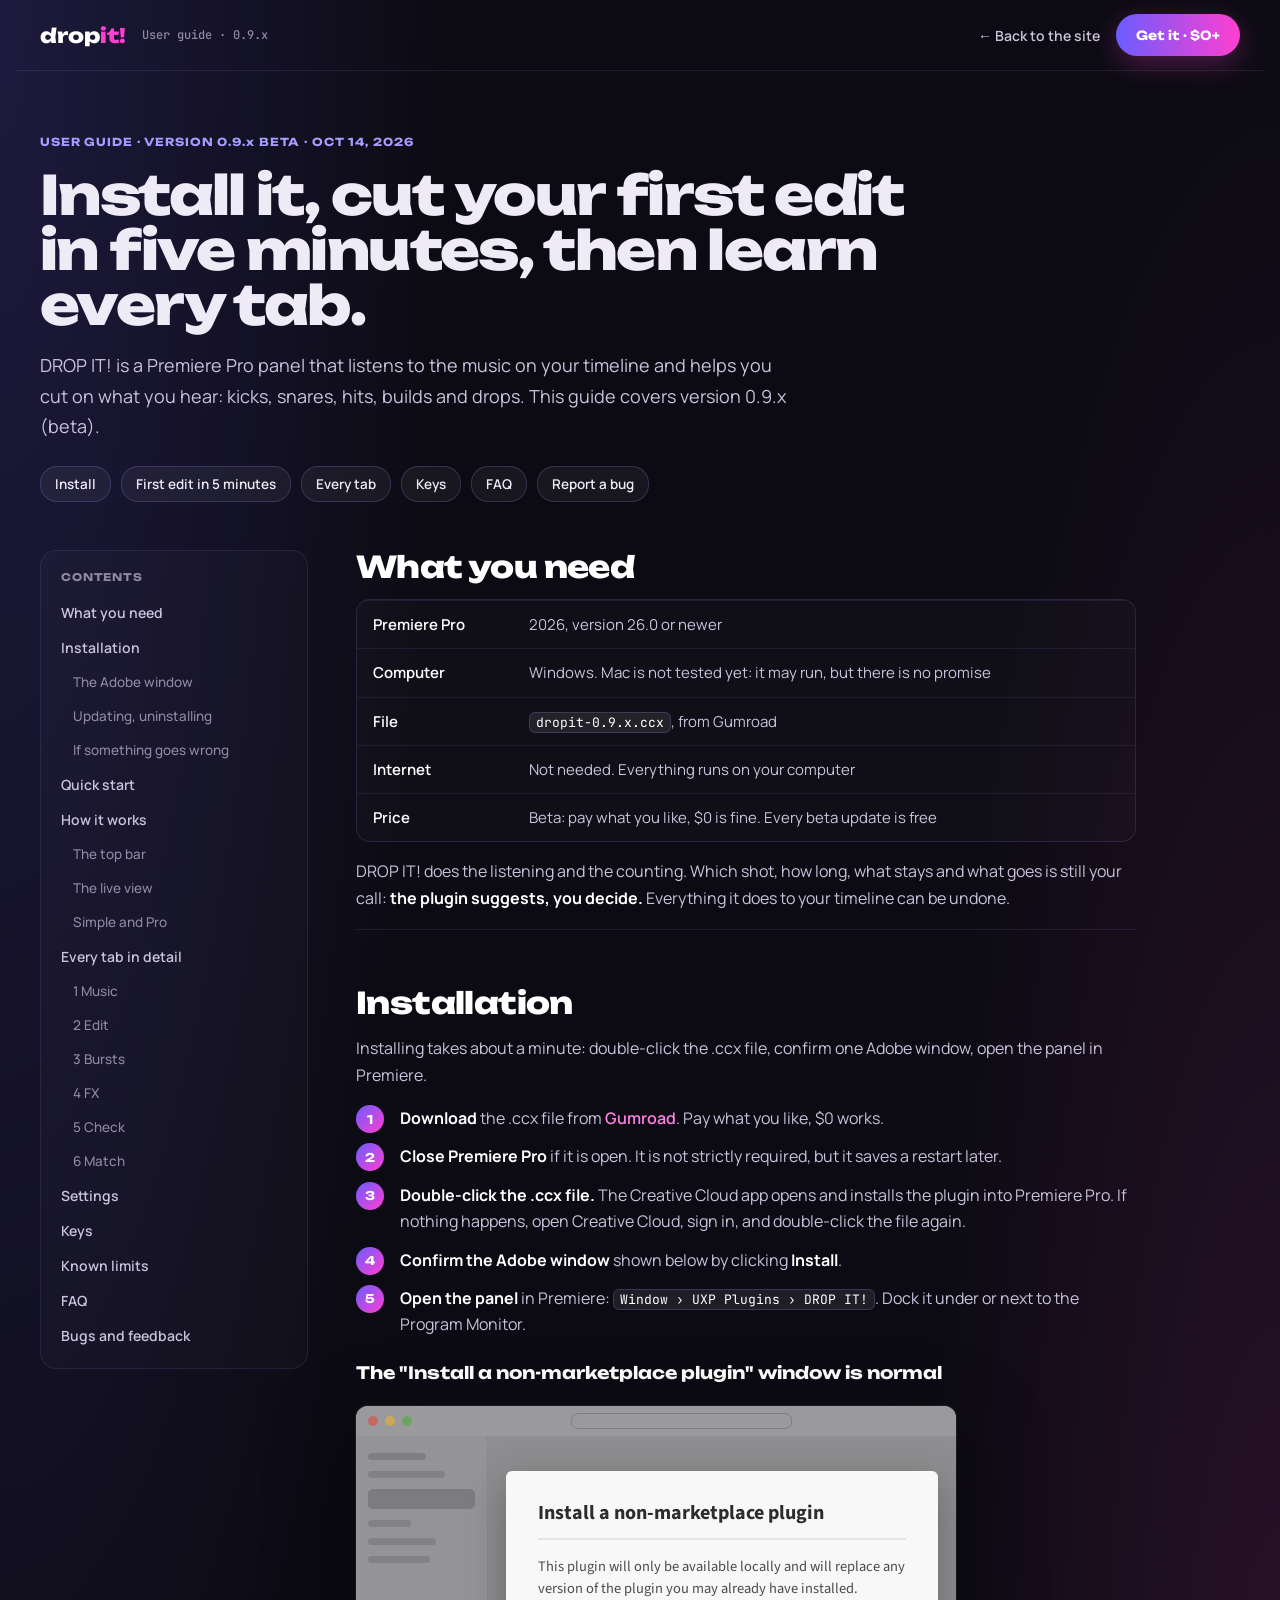
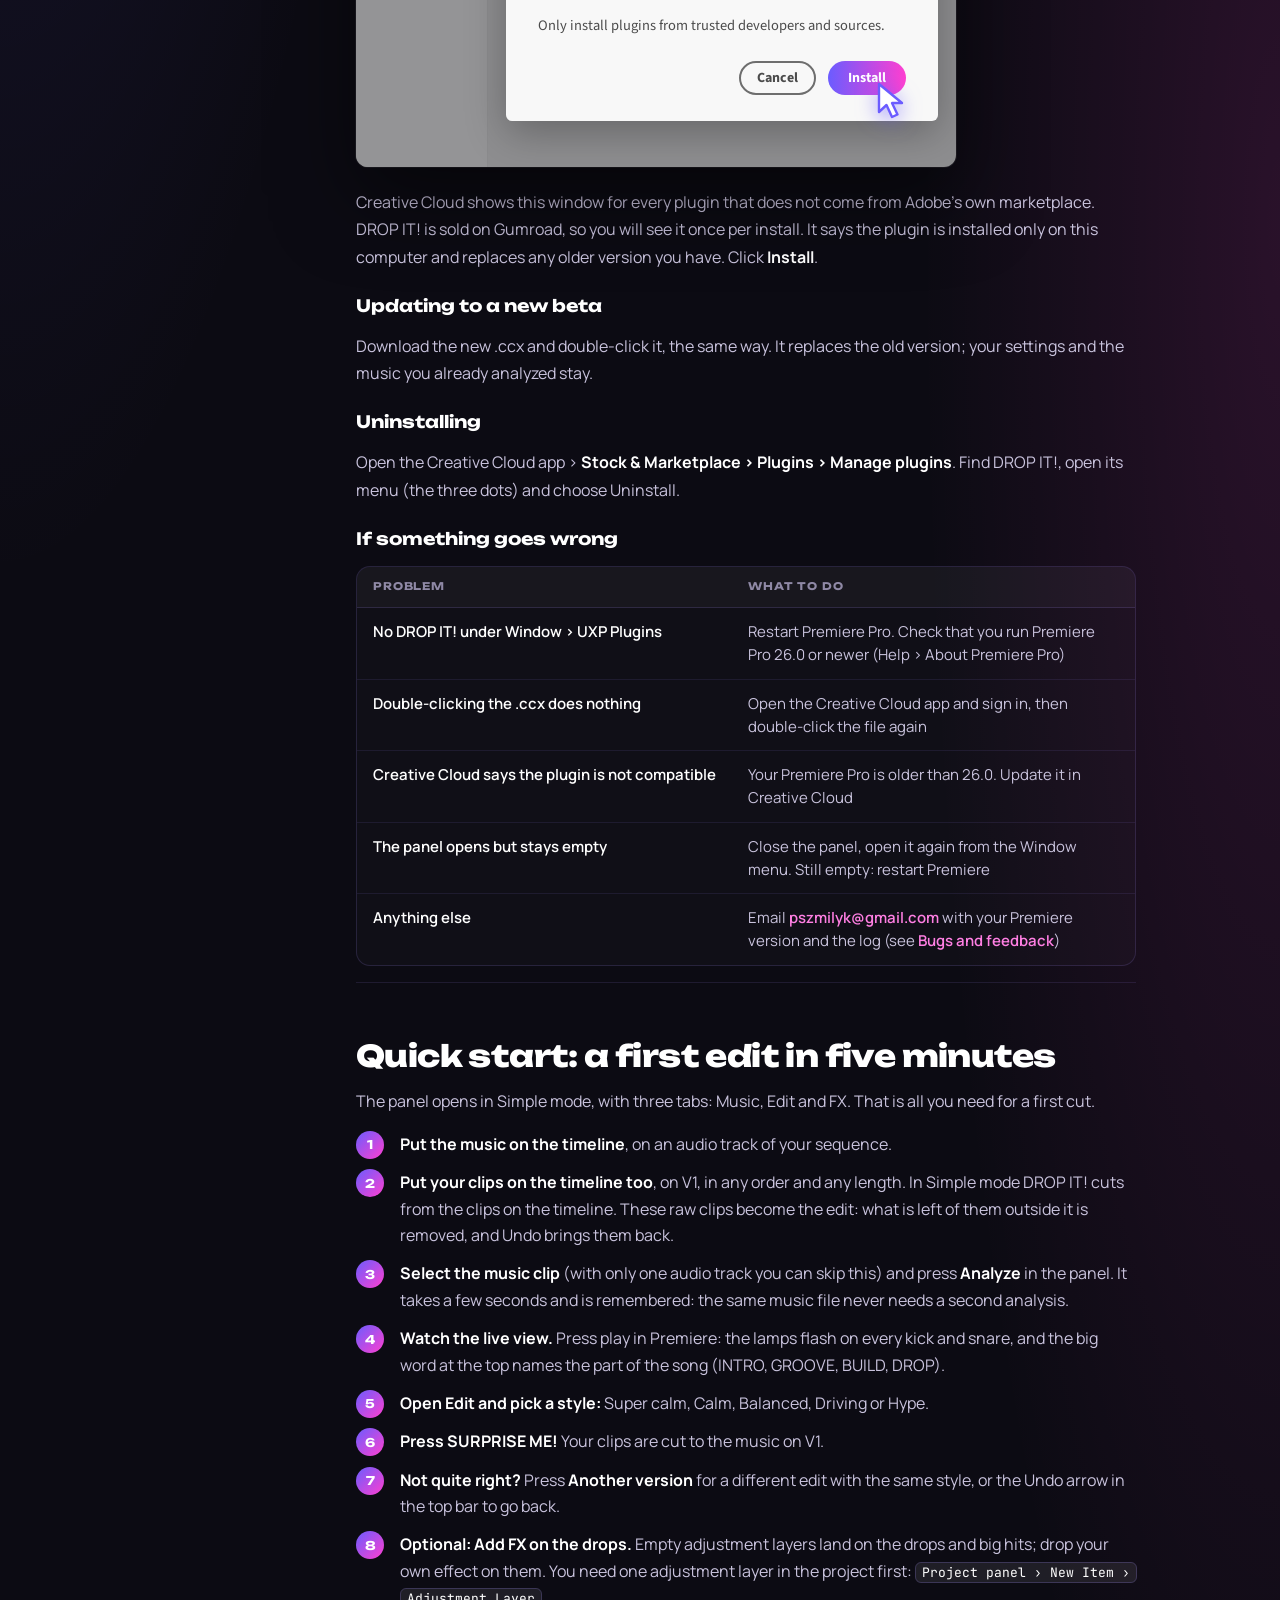
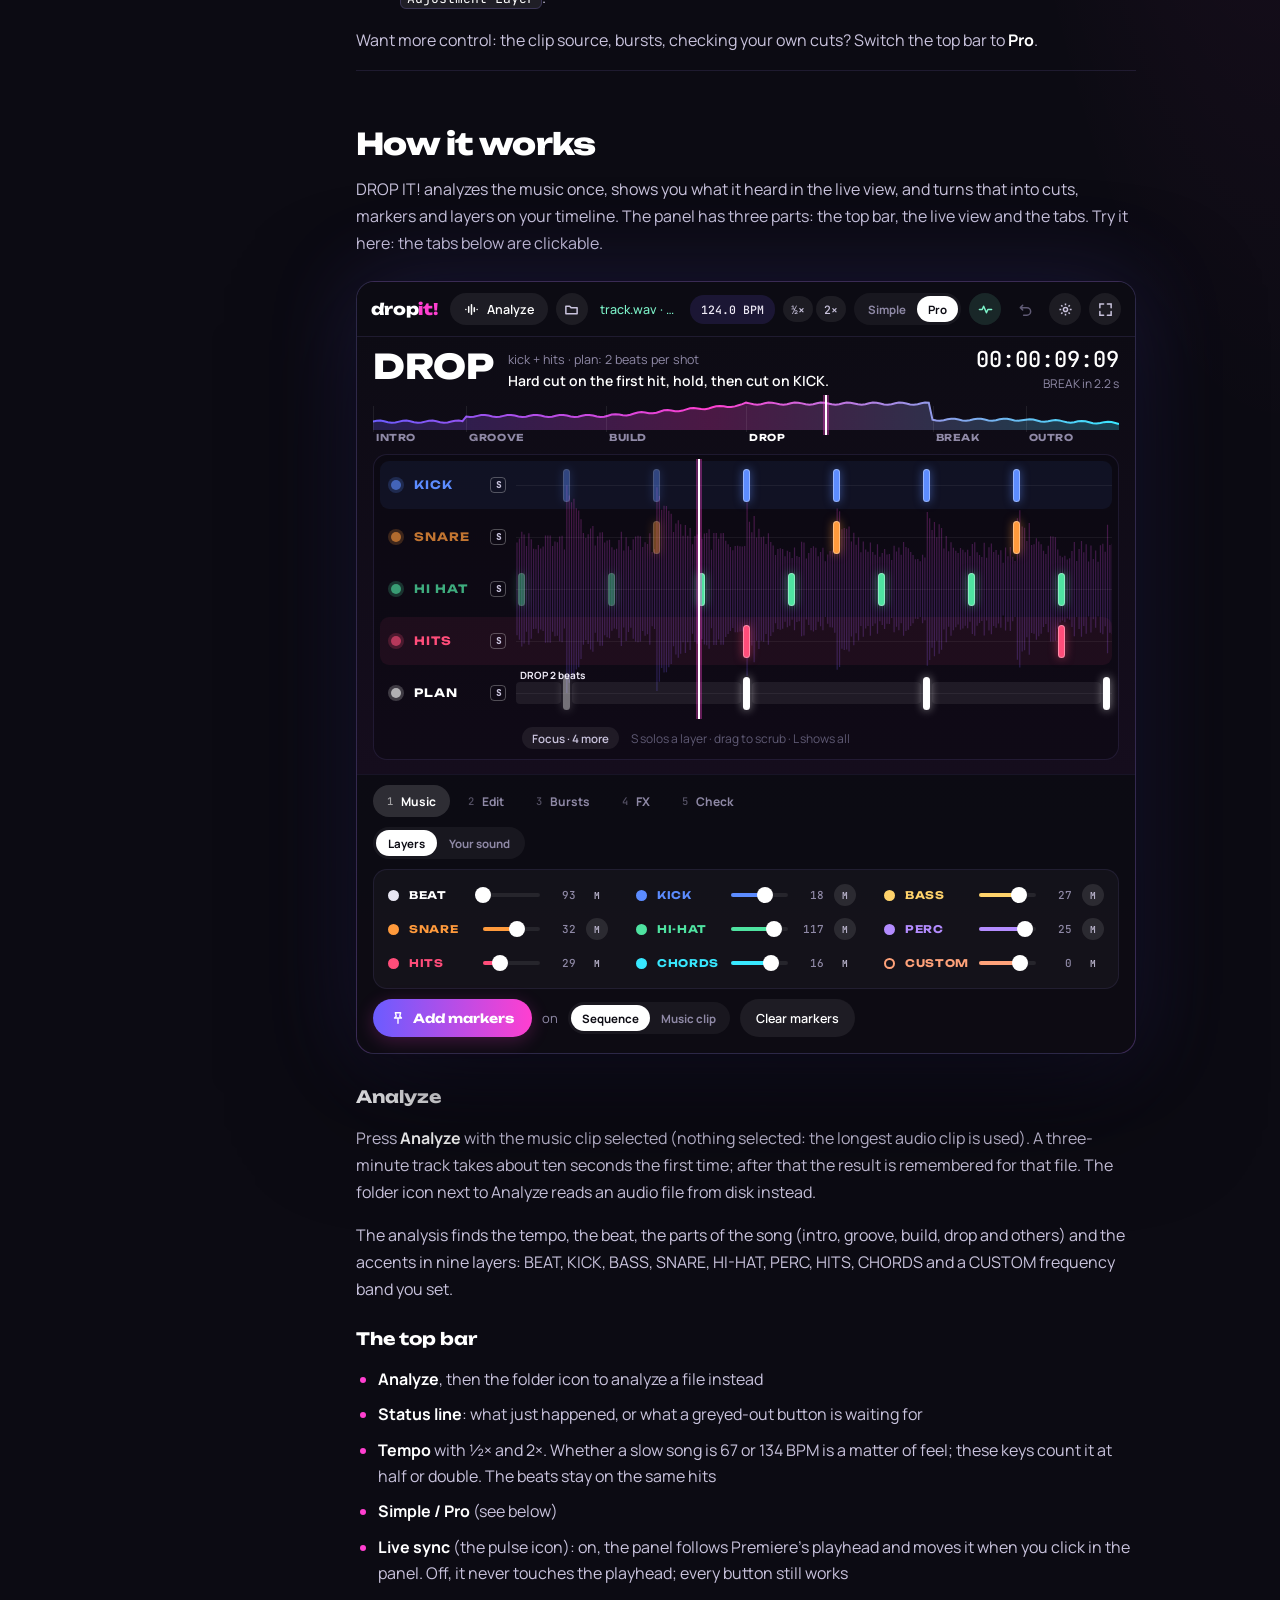
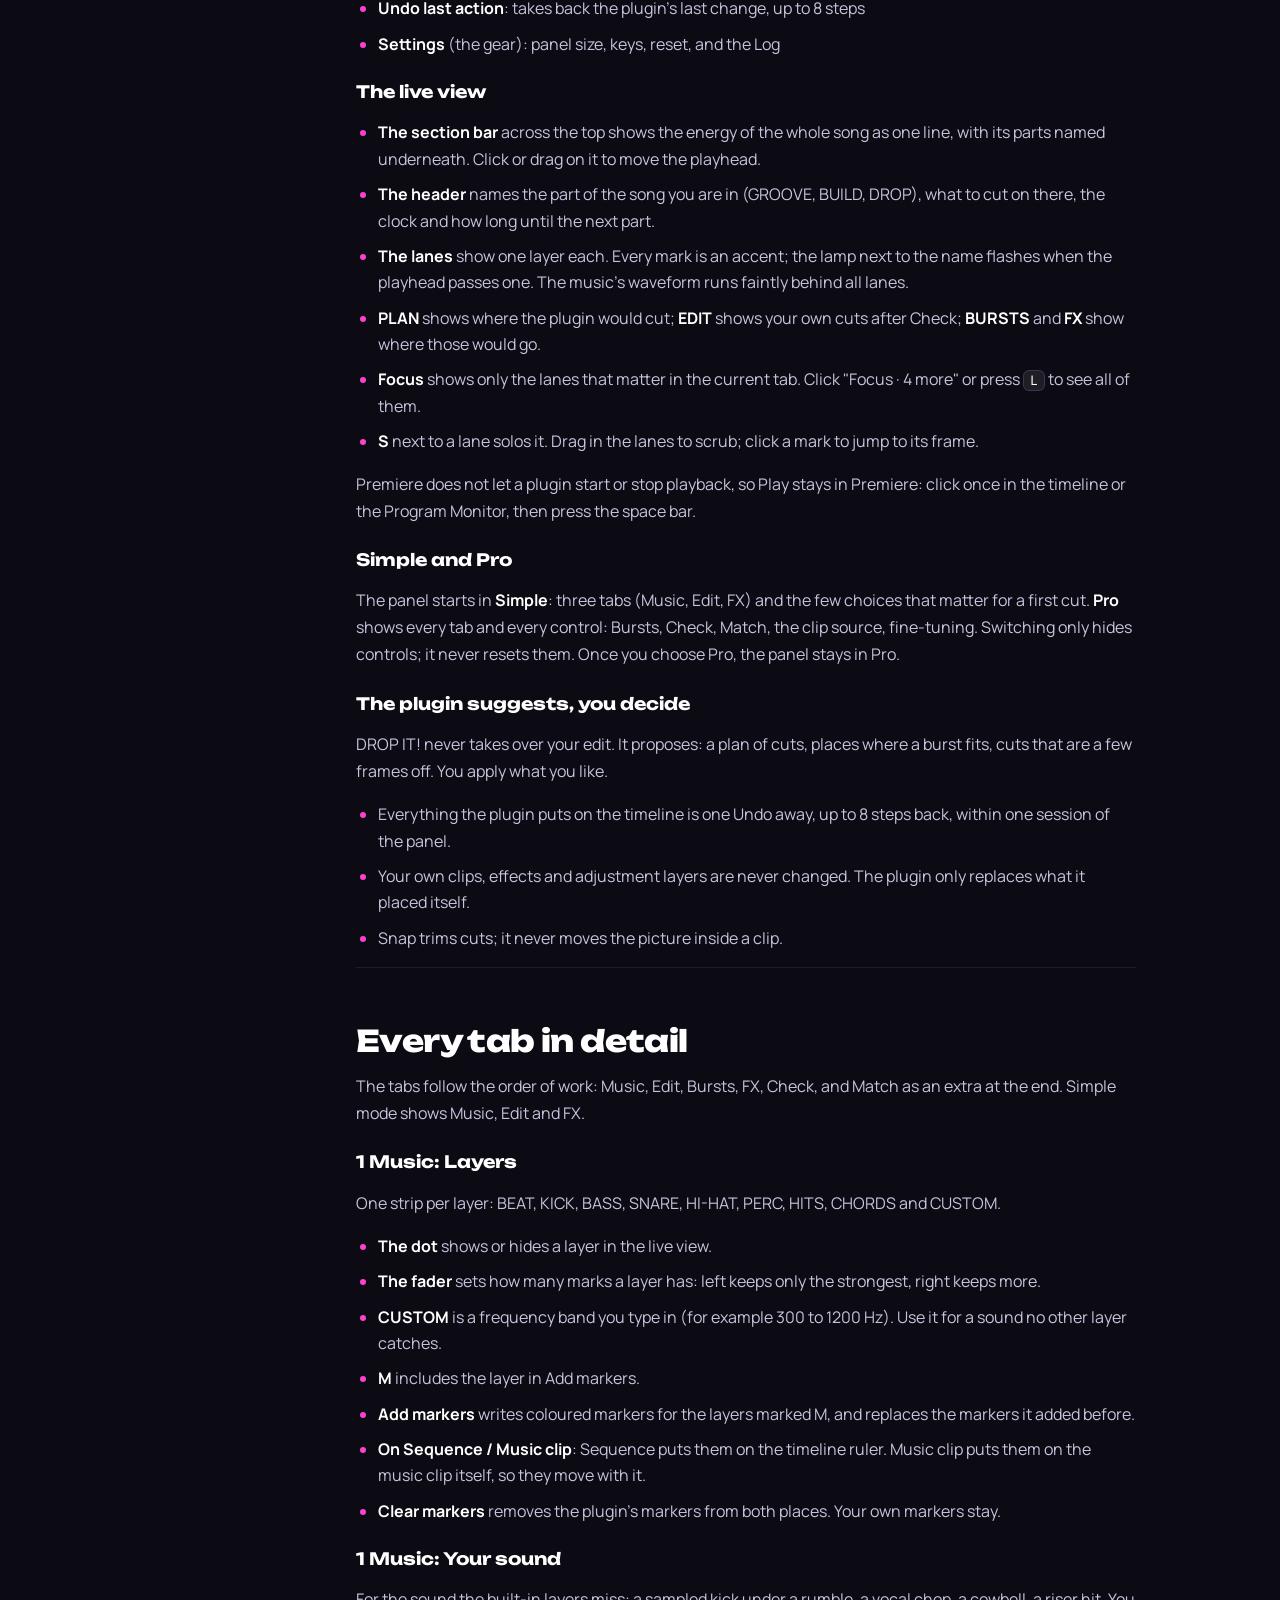
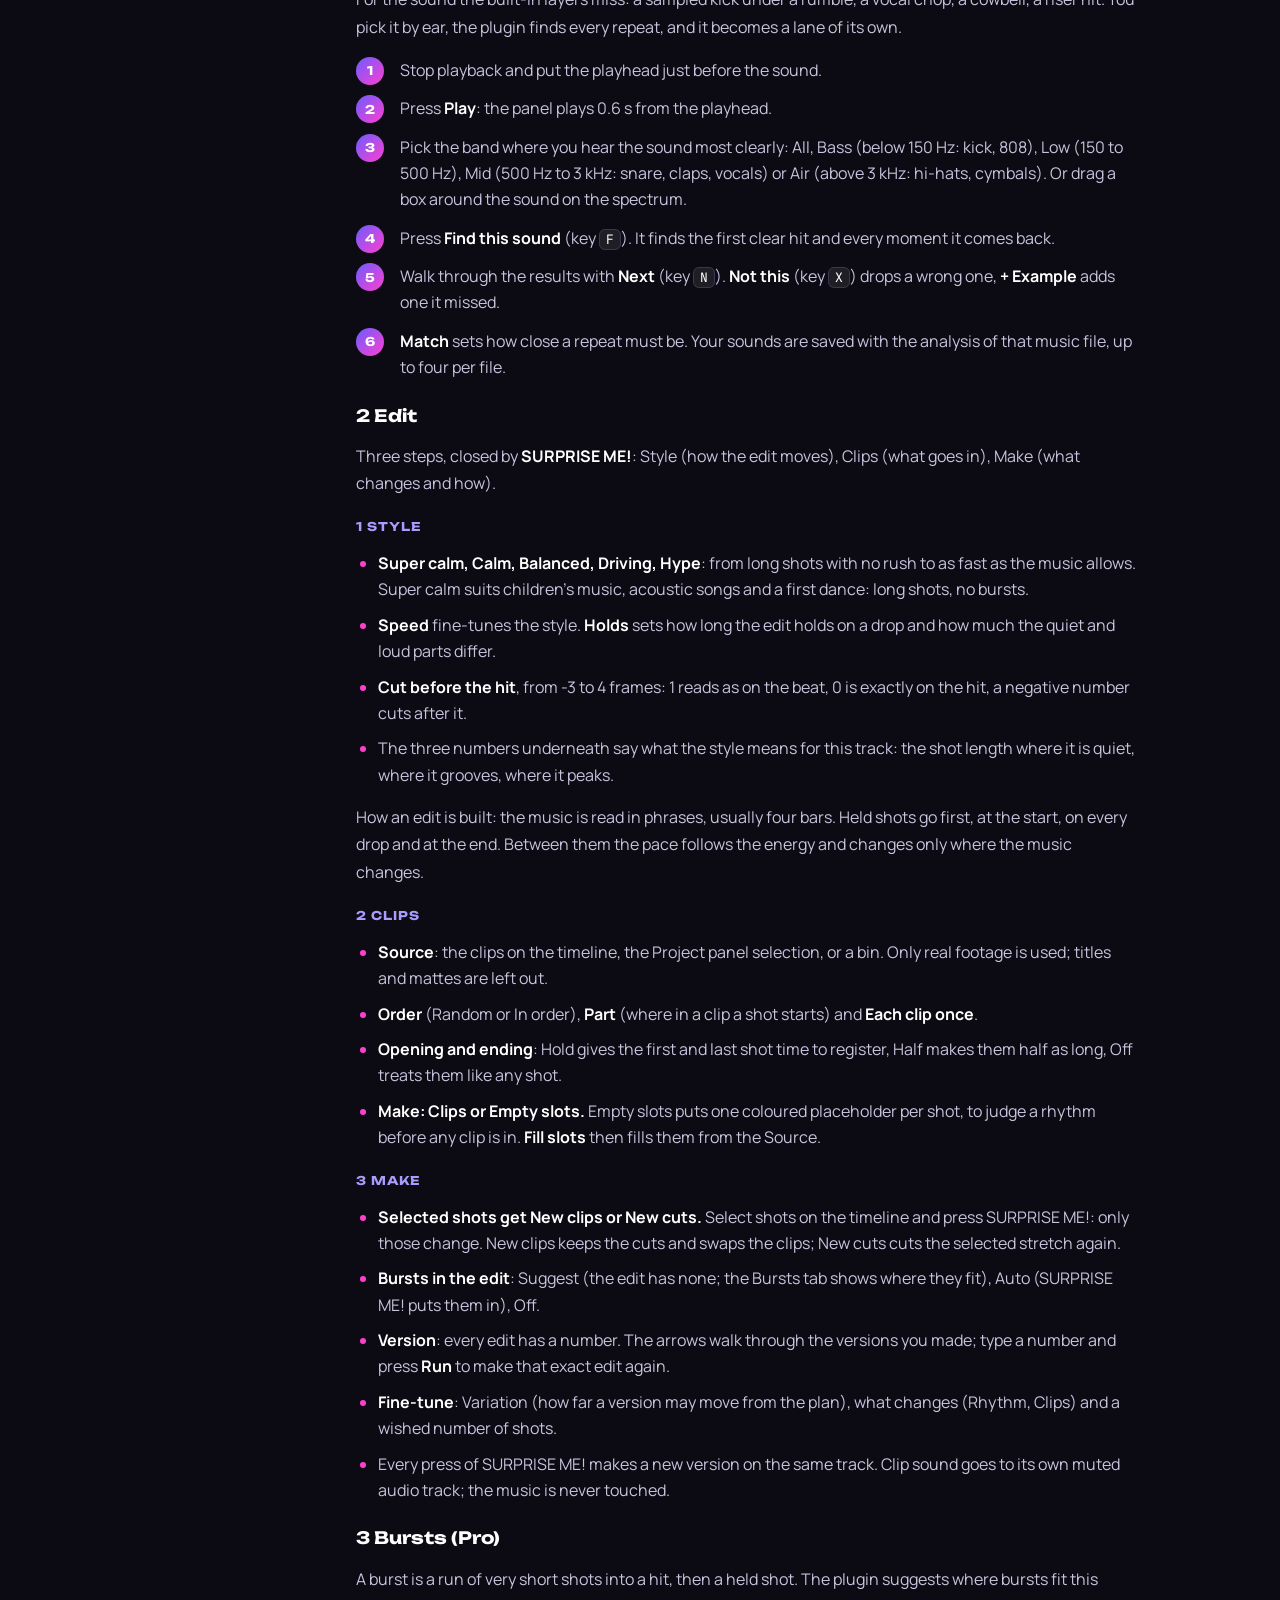
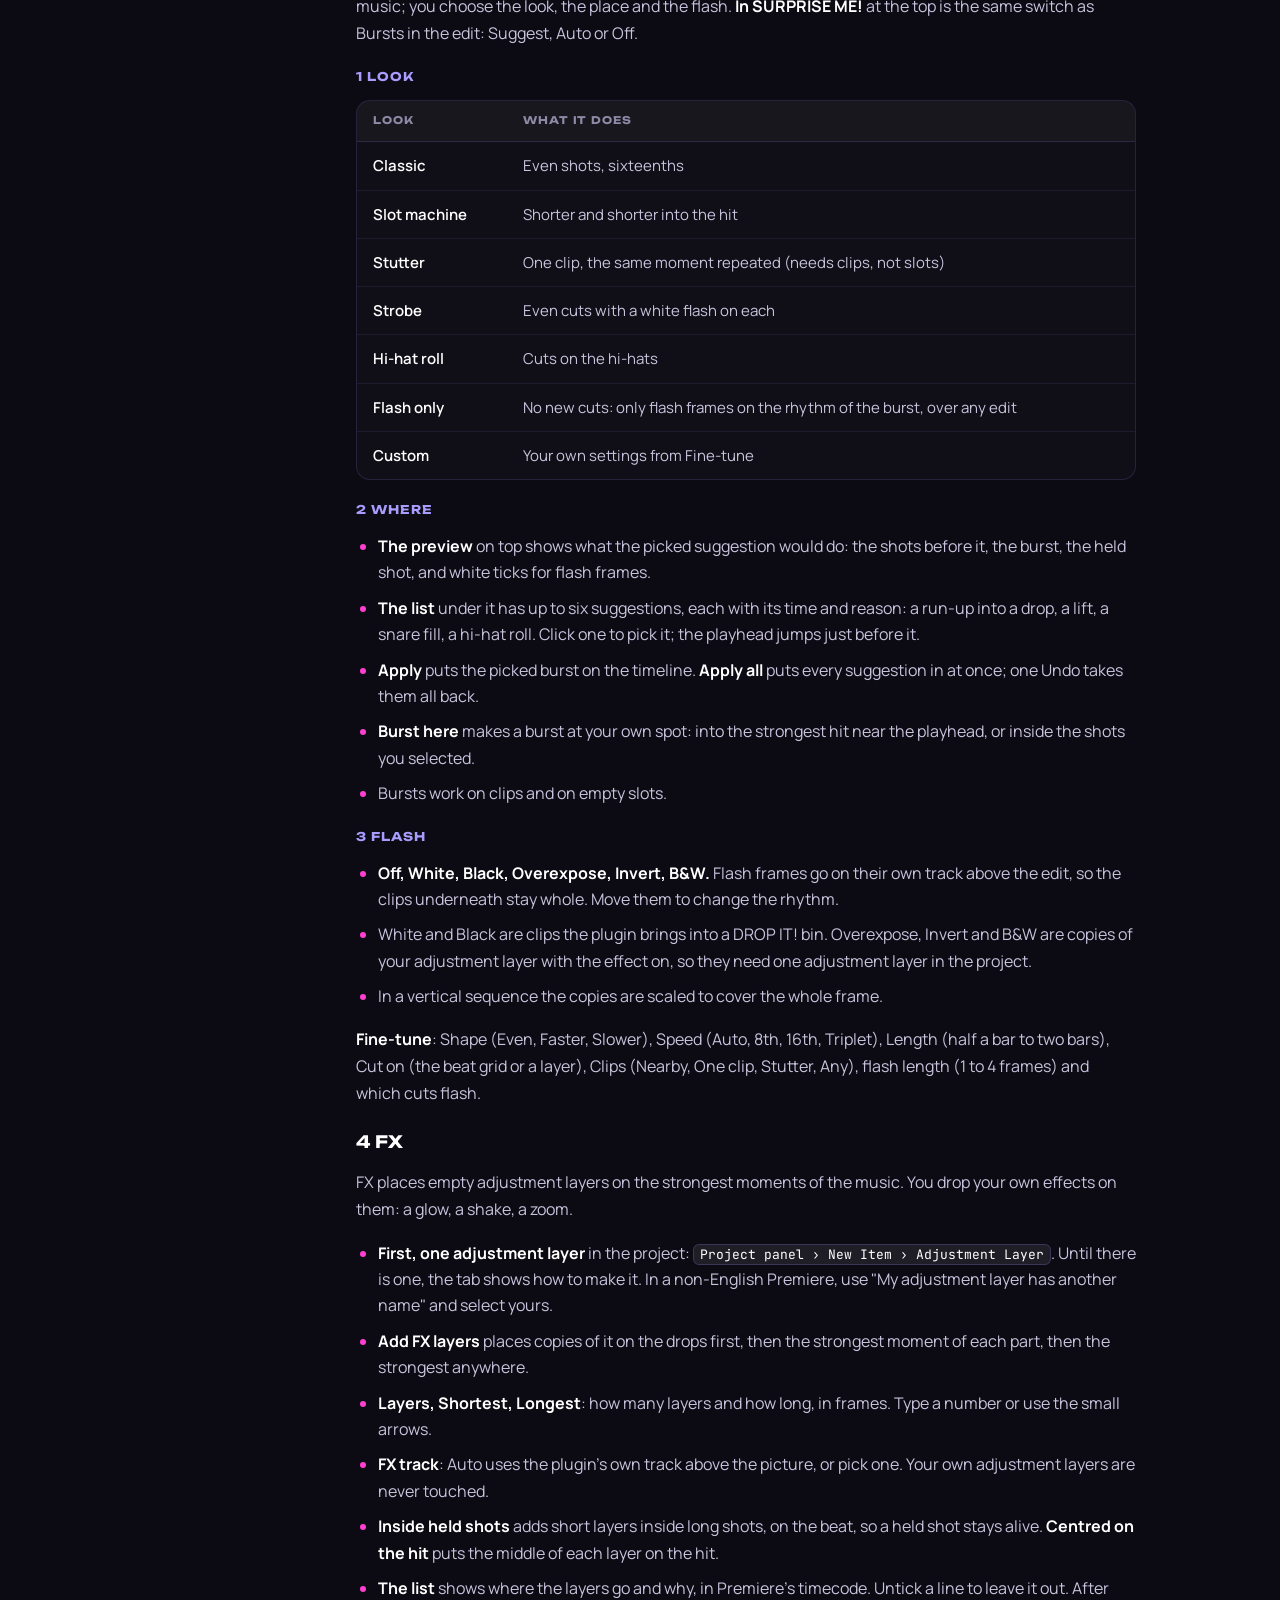
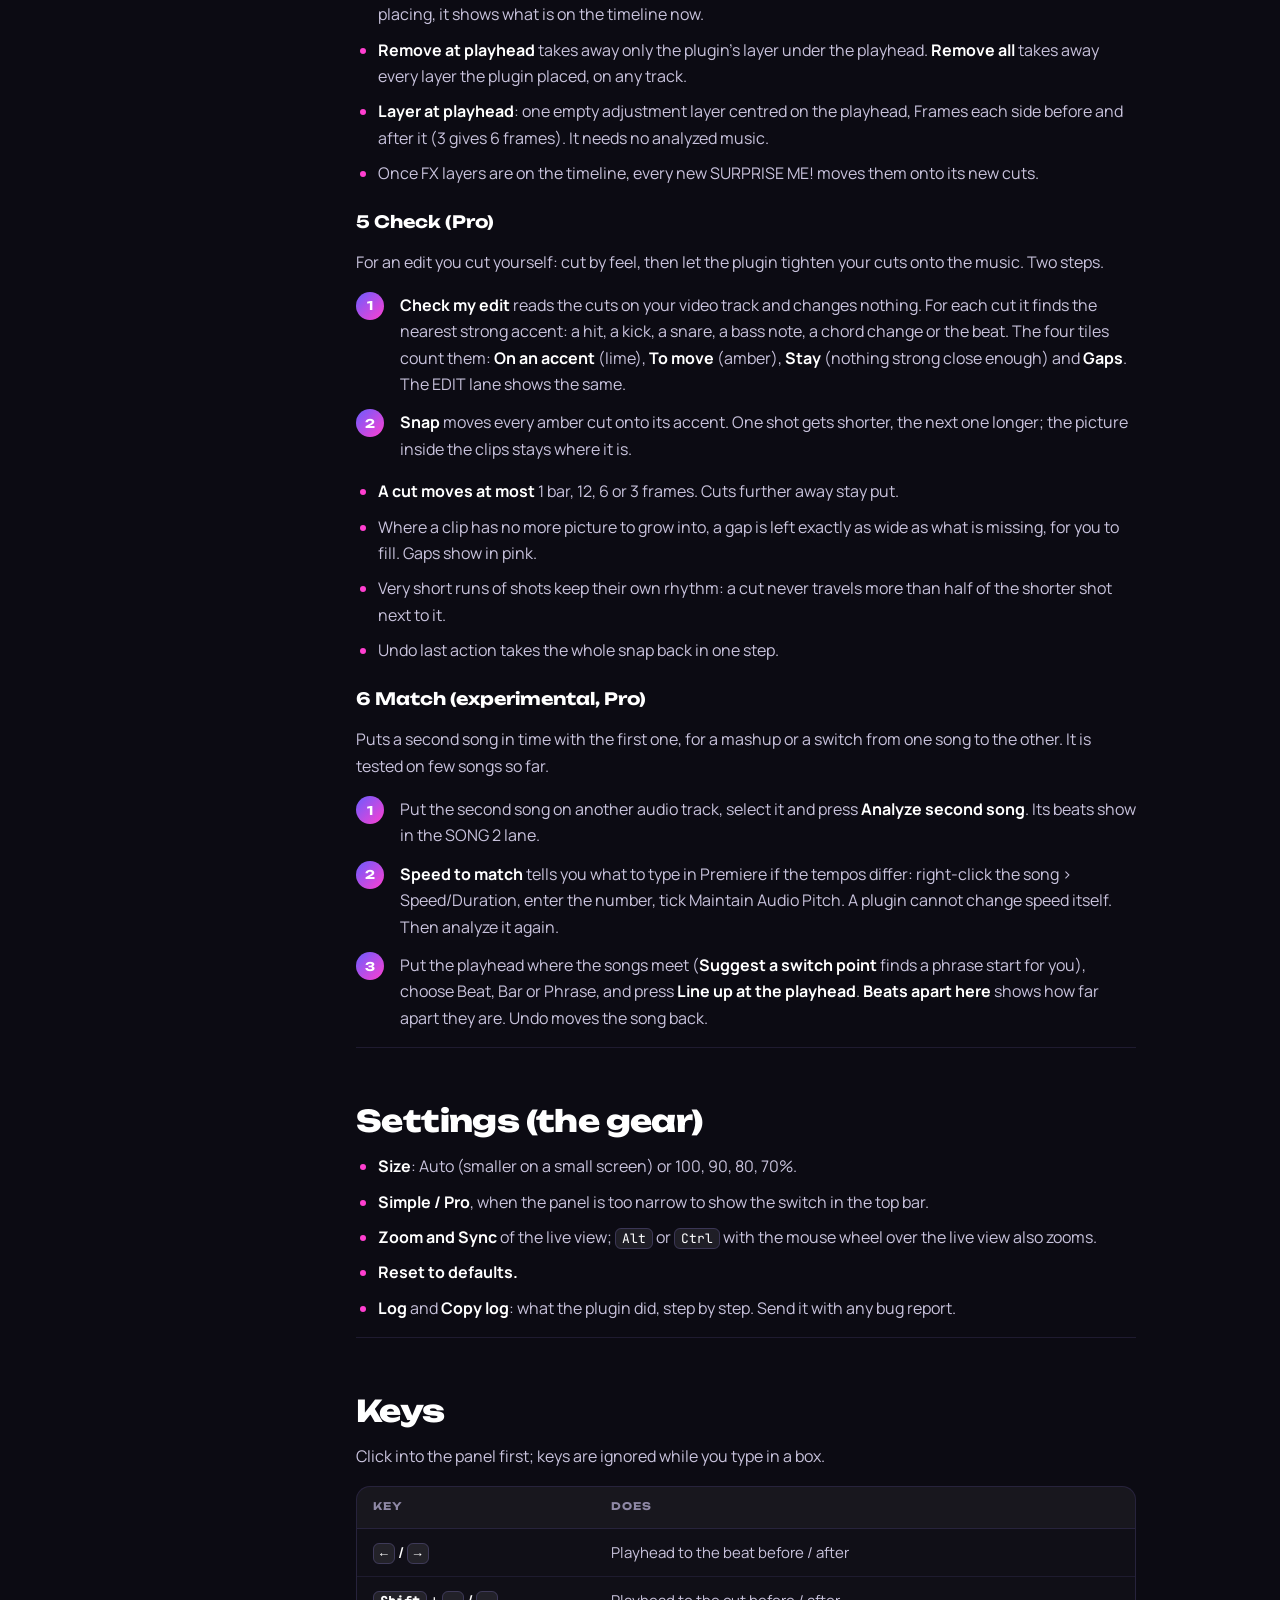
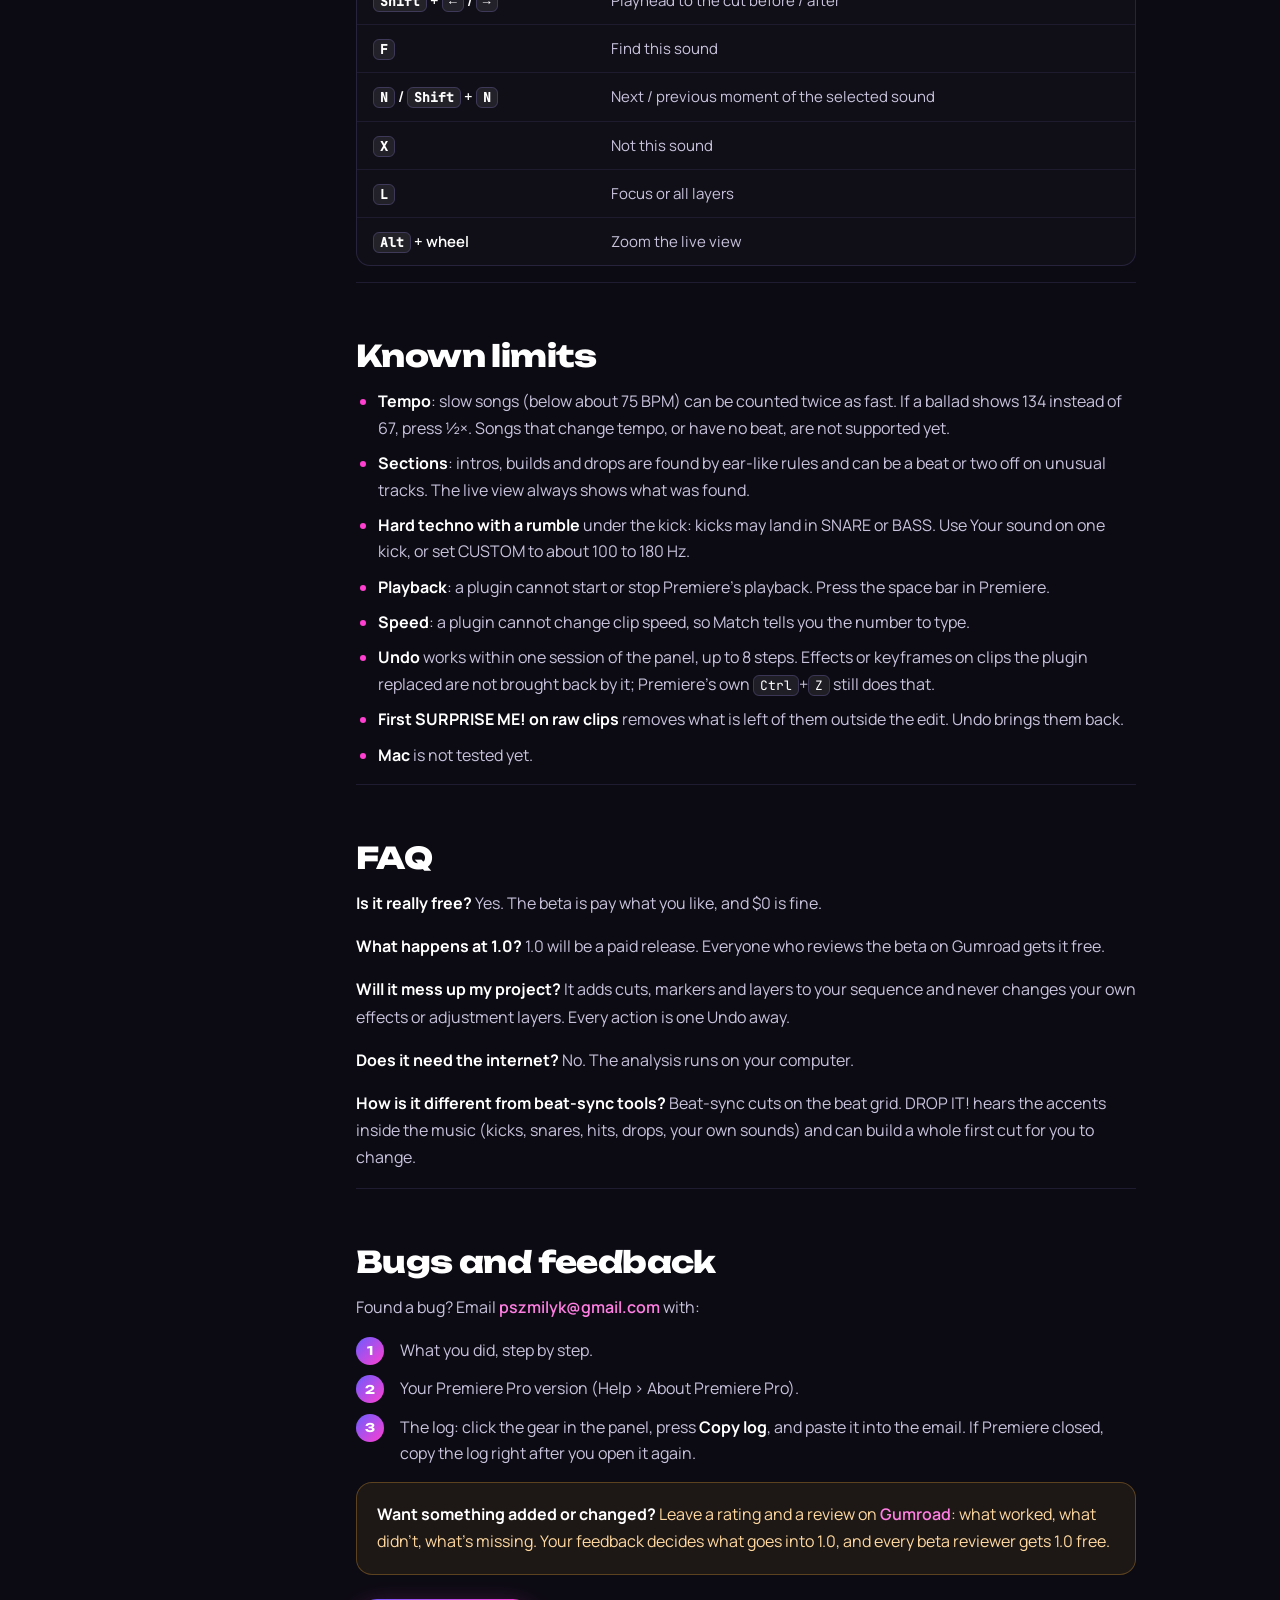
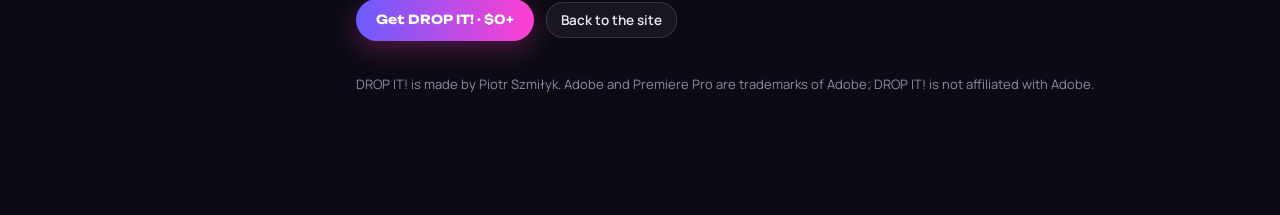
<file: guide/index.html>
<!doctype html>
<html lang="en">
<head>
<meta charset="utf-8">
<meta name="viewport" content="width=device-width, initial-scale=1, viewport-fit=cover">
<title>DROP IT! User Guide: install, first edit, every tab</title>
<meta name="description" content="Install DROP IT! in a minute, make a first music edit in Premiere Pro in five minutes, then learn every tab: Music, Edit, Bursts, FX, Check and Match.">
<link rel="canonical" href="https://dropit.pages.dev/guide/">
<meta property="og:type" content="website">
<meta property="og:site_name" content="DROP IT!">
<meta property="og:title" content="DROP IT! User Guide: install, first edit, every tab">
<meta property="og:description" content="Install DROP IT! in a minute, make a first music edit in Premiere Pro in five minutes, then learn every tab: Music, Edit, Bursts, FX, Check and Match.">
<meta property="og:url" content="https://dropit.pages.dev/guide/">
<meta property="og:image" content="https://dropit.pages.dev/og-cover.png">
<meta property="og:image:width" content="1280">
<meta property="og:image:height" content="720">
<meta name="twitter:card" content="summary_large_image">
<meta name="theme-color" content="#0c0b13">
<link rel="icon" href="../favicon.svg" type="image/svg+xml">
<link rel="apple-touch-icon" href="../apple-touch-icon.png">
<link rel="preload" href="../assets/fonts/unbounded-latin-800-normal.woff2" as="font" type="font/woff2" crossorigin>
<link rel="preload" href="../assets/fonts/manrope-latin-400-normal.woff2" as="font" type="font/woff2" crossorigin>
<link rel="stylesheet" href="../assets/fonts/fonts.bfedd955ca.css">
<style>
html{background:#0c0b13;scroll-behavior:smooth;-webkit-text-size-adjust:100%}
body{margin:0;background:#0c0b13;color:#eeeaf6}
[id]{scroll-margin-top:84px}

body{margin:0;background:#0c0b13}
.g a{color:#ff7fe3;text-decoration:none;font-weight:600}
.g a:hover{color:#ffffff}
.g h2{margin:0;font-family:Unbounded,sans-serif;font-weight:800;font-size:30px;line-height:1.1;letter-spacing:-0.02em;color:#ffffff;scroll-margin-top:24px}
.g h3{margin:8px 0 0;font-family:Unbounded,sans-serif;font-weight:700;font-size:17px;line-height:1.3;color:#ffffff;scroll-margin-top:24px}
.g h4{margin:6px 0 0;font-family:Unbounded,sans-serif;font-weight:700;font-size:12px;letter-spacing:0.08em;text-transform:uppercase;color:#a99cff}
.g p{margin:0;font-size:16px;line-height:1.7;color:#c9c3dd}
.g strong{color:#ffffff;font-weight:700}
.g ul,.g ol{margin:0;padding-left:22px;display:flex;flex-direction:column;gap:9px;font-size:16px;line-height:1.65;color:#c9c3dd}
.g li::marker{color:#ff3fd0;font-weight:700}
.g code,.g kbd{font-family:'JetBrains Mono',monospace;font-size:13px;color:#ffffff;background:rgba(255,255,255,0.08);border:1px solid rgba(160,140,255,0.22);border-radius:6px;padding:1px 6px;white-space:nowrap}
.g code{white-space:normal;overflow-wrap:anywhere;-webkit-box-decoration-break:clone;box-decoration-break:clone}
.g .sec{display:flex;flex-direction:column;gap:16px;padding-top:56px;margin-top:8px;border-top:1px solid rgba(160,140,255,0.12)}
.g .sec:first-child{border-top:0;padding-top:0;margin-top:0}
.g .tbl{overflow-x:auto;border-radius:14px;border:1px solid rgba(160,140,255,0.16);background:rgba(255,255,255,0.02)}
.g table{width:100%;border-collapse:collapse;font-size:15px;line-height:1.55}
.g th{text-align:left;font-family:Unbounded,sans-serif;font-weight:700;font-size:10.5px;letter-spacing:0.08em;text-transform:uppercase;color:#8f89a6;padding:12px 16px;background:rgba(255,255,255,0.03);border-bottom:1px solid rgba(160,140,255,0.16)}
.g td{padding:12px 16px;color:#c9c3dd;border-top:1px solid rgba(160,140,255,0.10);vertical-align:top}
.g td:first-child{color:#ffffff;font-weight:600;white-space:nowrap}
.g .steps{list-style:none;padding:0;counter-reset:st;gap:12px}
.g .steps li{counter-increment:st;position:relative;padding-left:44px}
.g .steps li::before{content:counter(st);position:absolute;left:0;top:0;width:28px;height:28px;border-radius:14px;background:linear-gradient(135deg,#6b5cff,#ff3fd0);color:#ffffff;font:700 12px Unbounded,sans-serif;display:flex;align-items:center;justify-content:center}
.g .note{border-radius:16px;padding:18px 20px;background:rgba(255,178,56,0.07);border:1px solid rgba(255,178,56,0.28);display:flex;flex-direction:column;gap:8px}
.g .toc a{display:block;padding:7px 12px;border-radius:10px;color:#c9c3dd;font-weight:600;font-size:14px}
.g .toc a:hover{background:rgba(255,255,255,0.05);color:#ffffff}
.g .toc .sub{padding-left:24px;font-weight:500;font-size:13.5px;color:#8f89a6}
.g .btn{display:inline-flex;align-items:center;gap:8px;height:42px;padding:0 20px;border-radius:21px;background:linear-gradient(90deg,#6b5cff,#ff3fd0);color:#ffffff!important;font:700 12.5px Unbounded,sans-serif;box-shadow:0 8px 28px rgba(255,63,208,0.28);white-space:nowrap}
.g .chip{display:inline-flex;align-items:center;height:34px;padding:0 14px;border-radius:17px;background:rgba(255,255,255,0.05);border:1px solid rgba(160,140,255,0.22);color:#eeeaf6!important;font-weight:600;font-size:13.5px}
@media (max-width: 900px){ .g-toc{display:none!important} }
@media (max-width: 600px){
  .g h2{font-size:24px}
  .g-h1{font-size:34px!important}
  .g-top-back{display:none!important}
  .g-pad{padding-left:16px!important;padding-right:16px!important}
  .g td,.g th{padding:10px 12px}
}


body{margin:0}
@keyframes diPulse {
  0% { box-shadow: 0 0 0 0 rgba(255,63,208,0.60), 0 6px 22px rgba(107,92,255,0.45); }
  70% { box-shadow: 0 0 0 14px rgba(255,63,208,0), 0 6px 30px rgba(255,63,208,0.55); }
  100% { box-shadow: 0 0 0 0 rgba(255,63,208,0), 0 6px 22px rgba(107,92,255,0.45); }
}
@keyframes diShift { from { background-position: 0% 0; } to { background-position: 200% 0; } }
@keyframes diTap { 0%, 60%, 100% { transform: translate(0, 0); } 75% { transform: translate(-3px, -3px) scale(0.92); } }
.di-install { animation: diPulse 1.6s ease-out infinite, diShift 3s linear infinite; }
.di-cursor { animation: diTap 1.6s ease-in-out infinite; }
@media (prefers-reduced-motion: reduce) { .di-install, .di-cursor { animation: none !important; } }
.di-root { container-type: inline-size; container-name: di; }
@container di (max-width: 420px) {
  .di-side { display: none !important; }
  .di-card { padding: 22px 20px 20px !important; }
  .di-title { font-size: 17px !important; }
  .di-body { font-size: 13.5px !important; }
}


body{margin:0}
@container dp (max-width: 1000px) {
  .dp-looks { grid-template-columns: repeat(4, minmax(0, 1fr)) !important; }
}
@container dp (max-width: 900px) {
  .dp-layer-grid { grid-template-columns: repeat(3, minmax(0, 1fr)) !important; }
  .dp-edit-pro { grid-template-columns: 1fr !important; }
  .dp-edit-grid { grid-template-columns: repeat(3, minmax(0, 1fr)) !important; }
  .dp-two { grid-template-columns: 1fr !important; }
}
@container dp (max-width: 640px) {
  .dp-sec { font-size: 8px !important; letter-spacing: 0.02em !important; }
  .dp-layer-grid { grid-template-columns: repeat(2, minmax(0, 1fr)) !important; }
  .dp-flash { grid-template-columns: repeat(3, minmax(0, 1fr)) !important; }
  .dp-tiles4 { grid-template-columns: repeat(2, minmax(0, 1fr)) !important; }
  .dp-steps2 { grid-template-columns: 1fr !important; }
  .dp-looks { grid-template-columns: repeat(2, minmax(0, 1fr)) !important; }
}
@container dp (max-width: 480px) {
  .dp-hide-sm { display: none !important; }
  .dp-header { flex-wrap: wrap; height: auto !important; min-height: 54px; padding: 10px 12px !important; row-gap: 8px; }
  .dp-section-name { font-size: 24px !important; }
  .dp-plan { display: none !important; }
  .dp-tc { font-size: 17px !important; }
  .dp-lane-label { width: 92px !important; gap: 7px !important; padding-left: 4px !important; }
  .dp-wave { left: 98px !important; }
  .dp-live-playhead { left: calc(104px + (100% - 110px) * 0.3) !important; }
  .dp-focus-row { padding-left: 98px !important; }
  .dp-idle-msg { left: 98px !important; }
  .dp-edit-grid { grid-template-columns: repeat(2, minmax(0, 1fr)) !important; }
  .dp-layer-grid { grid-template-columns: 1fr !important; }
  .dp-tip { left: 8px !important; width: calc(100% - 16px) !important; }
  .dp-sec { font-size: 7px !important; letter-spacing: 0 !important; padding-left: 2px !important; }
  .dp-tabs { padding: 8px !important; gap: 2px !important; overflow: visible !important; }
  .dp-tabs > button { flex: 1 1 auto; justify-content: center; padding: 0 4px !important; font-size: 11.5px !important; gap: 0 !important; min-width: 0; }
  .dp-tabn { display: none !important; }
  .dp-tip > span:first-child { display: none !important; }
}

</style>
<script type="application/ld+json">{"@context": "https://schema.org", "@type": "SoftwareApplication", "name": "DROP IT!", "applicationCategory": "MultimediaApplication", "operatingSystem": "Windows", "description": "DROP IT! is a free Premiere Pro plugin that listens to the music on your timeline and finds the kicks, snares, hits and drops, so you cut where it actually lands.", "softwareVersion": "0.9.7", "offers": {"@type": "Offer", "price": "0", "priceCurrency": "USD", "url": "https://coloformia.gumroad.com/l/dropit"}, "author": {"@type": "Person", "name": "Piotr Szmiłyk"}}</script>
</head>
<body>
<script>window.DC_BASE="../"</script>
<div id="app" data-dc-page="Guide"><div data-dc="Guide" data-dc-id="dc1" style="width: 100%;"><div class="g" style="overflow-x: clip; min-height: 100%; background: radial-gradient(50% 24% at 0% 0%, rgba(107,92,255,0.18), rgba(12,11,19,0) 70%), radial-gradient(40% 20% at 100% 14%, rgba(255,63,208,0.12), rgba(12,11,19,0) 70%), #0c0b13; color: #eeeaf6; font-family: Manrope, sans-serif">

<header class="g-pad" style="max-width: 1200px; margin: 0 auto; padding: 0 24px; height: 70px; display: flex; align-items: center; gap: 16px; border-bottom: 1px solid rgba(160,140,255,0.12)">
<a href="../index.html" style="font-family: Unbounded, sans-serif; font-weight: 800; font-size: 20px; color: #ffffff">drop<span style="color: #ff3fd0">it!</span></a>
<span style="font: 500 12px 'JetBrains Mono', monospace; color: #8f89a6; white-space: nowrap">User guide · 0.9.7</span>
<span style="flex: 1 1 auto"></span>
<a class="g-top-back" href="../index.html" style="color: #c9c3dd; font-size: 14px">← Back to the site</a>
<a class="btn" href="https://coloformia.gumroad.com/l/dropit" target="_blank" rel="noopener">Get it · $0+</a>
</header>

<section class="g-pad" style="max-width: 1200px; margin: 0 auto; padding: 64px 24px 48px; display: flex; flex-direction: column; gap: 18px">
<p style="margin: 0; font: 700 11px Unbounded, sans-serif; letter-spacing: 0.08em; color: #a99cff">USER GUIDE · VERSION 0.9.7 BETA · OCT 14, 2026</p>
<h1 class="g-h1" style="margin: 0; font-family: Unbounded, sans-serif; font-weight: 800; font-size: 54px; line-height: 1.02; letter-spacing: -0.03em; max-width: 900px">Install it, cut your first edit in five minutes, then learn every tab.</h1>
<p style="max-width: 760px; font-size: 18px !important">DROP IT! is a Premiere Pro panel that listens to the music on your timeline and helps you cut on what you hear: kicks, snares, hits, builds and drops. This guide covers version 0.9.7 (beta).</p>
<div style="display: flex; gap: 10px; flex-wrap: wrap; margin-top: 6px">
<a class="chip" href="#install">Install</a><a class="chip" href="#quick-start">First edit in 5 minutes</a><a class="chip" href="#tabs">Every tab</a><a class="chip" href="#keys">Keys</a><a class="chip" href="#faq">FAQ</a><a class="chip" href="#bugs">Report a bug</a>
</div>
</section>

<div class="g-pad" style="max-width: 1200px; margin: 0 auto; padding: 0 24px 120px; display: flex; flex-wrap: wrap; gap: 48px; align-items: flex-start">

<nav class="toc g-toc" aria-label="Contents" style="flex: 1 1 220px; max-width: 250px; display: flex; flex-direction: column; gap: 2px; padding: 16px 8px; border-radius: 16px; background: rgba(255,255,255,0.02); border: 1px solid rgba(160,140,255,0.12)">
<span style="padding: 4px 12px 10px; font: 700 10.5px Unbounded, sans-serif; letter-spacing: 0.08em; color: #8f89a6">CONTENTS</span>
<a href="#need">What you need</a>
<a href="#install">Installation</a>
<a class="sub" href="#window">The Adobe window</a>
<a class="sub" href="#update">Updating, uninstalling</a>
<a class="sub" href="#problems">If something goes wrong</a>
<a href="#quick-start">Quick start</a>
<a href="#how">How it works</a>
<a class="sub" href="#topbar">The top bar</a>
<a class="sub" href="#live">The live view</a>
<a class="sub" href="#modes">Simple and Pro</a>
<a href="#tabs">Every tab in detail</a>
<a class="sub" href="#music">1 Music</a>
<a class="sub" href="#edit">2 Edit</a>
<a class="sub" href="#bursts">3 Bursts</a>
<a class="sub" href="#fx">4 FX</a>
<a class="sub" href="#check">5 Check</a>
<a class="sub" href="#match">6 Match</a>
<a href="#settings">Settings</a>
<a href="#keys">Keys</a>
<a href="#limits">Known limits</a>
<a href="#faq">FAQ</a>
<a href="#bugs">Bugs and feedback</a>
</nav>

<main style="flex: 999 1 560px; min-width: 0; max-width: 780px; display: flex; flex-direction: column; gap: 8px">

<section class="sec" id="need">
<h2>What you need</h2>
<div class="tbl"><table>
<tbody><tr><td>Premiere Pro</td><td>2026, version 26.0 or newer</td></tr>
<tr><td>Computer</td><td>Windows. Mac is not tested yet: it may run, but there is no promise</td></tr>
<tr><td>File</td><td><code>dropit-0.9.7.ccx</code>, from Gumroad</td></tr>
<tr><td>Internet</td><td>Not needed. Everything runs on your computer</td></tr>
<tr><td>Price</td><td>Beta: pay what you like, $0 is fine. Every beta update is free</td></tr>
</tbody></table></div>
<p>DROP IT! does the listening and the counting. Which shot, how long, what stays and what goes is still your call: <strong>the plugin suggests, you decide.</strong> Everything it does to your timeline can be undone.</p>
</section>

<section class="sec" id="install">
<h2>Installation</h2>
<p>Installing takes about a minute: double-click the .ccx file, confirm one Adobe window, open the panel in Premiere.</p>
<ol class="steps">
<li><strong>Download</strong> the .ccx file from <a href="https://coloformia.gumroad.com/l/dropit" target="_blank" rel="noopener">Gumroad</a>. Pay what you like, $0 works.</li>
<li><strong>Close Premiere Pro</strong> if it is open. It is not strictly required, but it saves a restart later.</li>
<li><strong>Double-click the .ccx file.</strong> The Creative Cloud app opens and installs the plugin into Premiere Pro. If nothing happens, open Creative Cloud, sign in, and double-click the file again.</li>
<li><strong>Confirm the Adobe window</strong> shown below by clicking <strong>Install</strong>.</li>
<li><strong>Open the panel</strong> in Premiere: <code>Window › UXP Plugins › DROP IT!</code>. Dock it under or next to the Program Monitor.</li>
</ol>
<h3 id="window">The "Install a non-marketplace plugin" window is normal</h3>
<div style="max-width: 600px; margin: 6px 0"><div data-dc="InstallDialog" data-dc-id="dc2" style="width: 100%;"><div class="di-root" style="width: 100%; font-family: 'Source Sans 3', 'Segoe UI', system-ui, sans-serif">
<div role="img" aria-label="Creative Cloud asks: Install a non-marketplace plugin? This plugin will only be available locally and will replace any version of the plugin you may already have installed. Only install plugins from trusted developers and sources. Buttons: Cancel, Install." style="position: relative; border-radius: 12px; overflow: hidden; background: #8e8e90; box-shadow: 0 30px 80px rgba(0,0,0,0.5), 0 0 0 1px rgba(255,255,255,0.08)">
<div aria-hidden="true" style="height: 30px; display: flex; align-items: center; gap: 7px; padding: 0 12px; background: #9a9a9c; border-bottom: 1px solid rgba(0,0,0,0.06)">
<span style="width: 10px; height: 10px; border-radius: 5px; background: #c46a62"></span><span style="width: 10px; height: 10px; border-radius: 5px; background: #c9a85a"></span><span style="width: 10px; height: 10px; border-radius: 5px; background: #6da463"></span>
<span style="flex: 1 1 auto"></span><span style="width: 38%; height: 14px; border-radius: 7px; border: 1px solid rgba(0,0,0,0.18)"></span><span style="flex: 1 1 auto"></span>
</div>
<div style="position: relative; display: flex; min-height: 300px">
<div class="di-side" aria-hidden="true" style="width: 22%; flex: none; background: #949496; border-right: 1px solid rgba(0,0,0,0.06); padding: 16px 12px; box-sizing: border-box; display: flex; flex-direction: column; gap: 11px">
<span style="height: 7px; width: 54%; border-radius: 4px; background: rgba(0,0,0,0.14)"></span>
<span style="height: 7px; width: 72%; border-radius: 4px; background: rgba(0,0,0,0.12)"></span>
<span style="height: 20px; width: 100%; border-radius: 5px; background: rgba(0,0,0,0.16)"></span>
<span style="height: 7px; width: 40%; border-radius: 4px; background: rgba(0,0,0,0.12)"></span>
<span style="height: 7px; width: 64%; border-radius: 4px; background: rgba(0,0,0,0.12)"></span>
<span style="height: 7px; width: 58%; border-radius: 4px; background: rgba(0,0,0,0.12)"></span>
</div>
<div style="flex: 1 1 auto; min-width: 0; display: flex; align-items: center; justify-content: center; padding: 34px 18px 46px">
<div class="di-card" style="position: relative; width: 100%; max-width: 440px; box-sizing: border-box; background: #f8f8f8; border-radius: 6px; padding: 30px 32px 26px; box-shadow: 0 12px 40px rgba(0,0,0,0.28); color: #2c2c2c">
<div class="di-title" style="font-weight: 700; font-size: 20px; line-height: 1.25; padding-bottom: 12px; border-bottom: 2px solid #e4e4e4">Install a non-marketplace plugin</div>
<p class="di-body" style="margin: 16px 0 0; font-size: 14.5px; line-height: 1.55; color: #4b4b4b">This plugin will only be available locally and will replace any version of the plugin you may already have installed.</p>
<p class="di-body" style="margin: 14px 0 0; font-size: 14.5px; line-height: 1.55; color: #4b4b4b">Only install plugins from trusted developers and sources.</p>
<div style="display: flex; justify-content: flex-end; align-items: center; gap: 12px; margin-top: 24px">
<span style="height: 34px; padding: 0 16px; box-sizing: border-box; border-radius: 17px; border: 2px solid #6e6e6e; color: #4b4b4b; font-weight: 700; font-size: 14px; display: inline-flex; align-items: center">Cancel</span>
<span style="position: relative; display: inline-flex">
<span class="di-install" style="height: 34px; padding: 0 20px; border-radius: 17px; background: linear-gradient(90deg, #6b5cff, #ff3fd0, #6b5cff); background-size: 200% 100%; color: #ffffff; font-weight: 700; font-size: 14px; display: inline-flex; align-items: center">Install</span>
<svg class="di-cursor" aria-hidden="true" width="34" height="38" viewBox="0 0 34 38" style="position: absolute; left: 62%; top: 62%; filter: drop-shadow(0 4px 10px rgba(107,92,255,0.6))"><path d="M3 2 L3 30 L10.5 23 L16 35 L21.5 32.5 L16 21 L26 21 Z" fill="#ffffff" stroke="#6b5cff" stroke-width="2.4" stroke-linejoin="round"></path></svg>
</span>
</div>
</div>
</div>
</div>
</div>
</div></div></div>
<p>Creative Cloud shows this window for every plugin that does not come from Adobe's own marketplace. DROP IT! is sold on Gumroad, so you will see it once per install. It says the plugin is installed only on this computer and replaces any older version you have. Click <strong>Install</strong>.</p>
<h3 id="update">Updating to a new beta</h3>
<p>Download the new .ccx and double-click it, the same way. It replaces the old version; your settings and the music you already analyzed stay.</p>
<h3>Uninstalling</h3>
<p>Open the Creative Cloud app › <strong>Stock &amp; Marketplace › Plugins › Manage plugins</strong>. Find DROP IT!, open its menu (the three dots) and choose Uninstall.</p>
<h3 id="problems">If something goes wrong</h3>
<div class="tbl"><table>
<tbody><tr><th>Problem</th><th>What to do</th></tr>
<tr><td>No DROP IT! under Window › UXP Plugins</td><td>Restart Premiere Pro. Check that you run Premiere Pro 26.0 or newer (Help › About Premiere Pro)</td></tr>
<tr><td>Double-clicking the .ccx does nothing</td><td>Open the Creative Cloud app and sign in, then double-click the file again</td></tr>
<tr><td>Creative Cloud says the plugin is not compatible</td><td>Your Premiere Pro is older than 26.0. Update it in Creative Cloud</td></tr>
<tr><td>The panel opens but stays empty</td><td>Close the panel, open it again from the Window menu. Still empty: restart Premiere</td></tr>
<tr><td>Anything else</td><td>Email <a href="mailto:pszmilyk@gmail.com">pszmilyk@gmail.com</a> with your Premiere version and the log (see <a href="#bugs">Bugs and feedback</a>)</td></tr>
</tbody></table></div>
</section>

<section class="sec" id="quick-start">
<h2>Quick start: a first edit in five minutes</h2>
<p>The panel opens in Simple mode, with three tabs: Music, Edit and FX. That is all you need for a first cut.</p>
<ol class="steps">
<li><strong>Put the music on the timeline</strong>, on an audio track of your sequence.</li>
<li><strong>Put your clips on the timeline too</strong>, on V1, in any order and any length. In Simple mode DROP IT! cuts from the clips on the timeline. These raw clips become the edit: what is left of them outside it is removed, and Undo brings them back.</li>
<li><strong>Select the music clip</strong> (with only one audio track you can skip this) and press <strong>Analyze</strong> in the panel. It takes a few seconds and is remembered: the same music file never needs a second analysis.</li>
<li><strong>Watch the live view.</strong> Press play in Premiere: the lamps flash on every kick and snare, and the big word at the top names the part of the song (INTRO, GROOVE, BUILD, DROP).</li>
<li><strong>Open Edit and pick a style:</strong> Super calm, Calm, Balanced, Driving or Hype.</li>
<li><strong>Press SURPRISE ME!</strong> Your clips are cut to the music on V1.</li>
<li><strong>Not quite right?</strong> Press <strong>Another version</strong> for a different edit with the same style, or the Undo arrow in the top bar to go back.</li>
<li><strong>Optional: Add FX on the drops.</strong> Empty adjustment layers land on the drops and big hits; drop your own effect on them. You need one adjustment layer in the project first: <code>Project panel › New Item › Adjustment Layer</code>.</li>
</ol>
<p>Want more control: the clip source, bursts, checking your own cuts? Switch the top bar to <strong>Pro</strong>.</p>
</section>

<section class="sec" id="how">
<h2>How it works</h2>
<p>DROP IT! analyzes the music once, shows you what it heard in the live view, and turns that into cuts, markers and layers on your timeline. The panel has three parts: the top bar, the live view and the tabs. Try it here: the tabs below are clickable.</p>
<div style="margin: 8px 0"><div data-dc="Panel" data-dc-id="dc3" style="width: 100%;"><div style="position: relative; width: 100%; box-sizing: border-box; container-type: inline-size; container-name: dp; font-family: Manrope, sans-serif; color: #eeeaf6; font-size: 13px">


<div style="position:relative;background:linear-gradient(180deg,#0c0b13 0%,#160d1e 70%,#1d0f24 100%);border:1px solid rgba(160,140,255,0.22);border-radius:18px;box-shadow:0 40px 120px rgba(0,0,0,0.6),0 0 90px rgba(107,92,255,0.20)">
<header class="dp-header" style="position: relative; height: 54px; display: flex; align-items: center; gap: 8px; padding: 0 14px; border-bottom: 1px solid rgba(160,140,255,0.12); background: #0c0b13; border-radius: 18px 18px 0 0">
<span style="font: 800 16px Unbounded, sans-serif; letter-spacing: -0.01em; color: #ffffff; margin-right: 4px; flex: none">drop<span style="color: #ff3fd0">it!</span></span>
<button style="height:32px;padding:0 14px;display:inline-flex;align-items:center;gap:8px;border:0;border-radius:999px;color:#ffffff;font:600 12.5px Manrope,sans-serif;cursor:pointer;flex:none;background:rgba(255,255,255,0.07)" title="Reads the music from the timeline and finds its beat, hits, chords and phrases."><svg width="15" height="15" viewBox="0 0 16 16" fill="none" stroke="currentColor" stroke-width="1.6" stroke-linecap="round" aria-hidden="true"><path d="M2 8v0M5 5v6M8 3v10M11 6v4M14 8v0"></path></svg>Analyze</button>
<button aria-label="Analyze an audio file" class="dp-hide-sm" style="width:32px;height:32px;flex:none;display:inline-flex;align-items:center;justify-content:center;border:0;border-radius:16px;cursor:pointer;background:rgba(255,255,255,0.07);color:#c9c3dd" title="Analyze an audio file instead of the timeline."><svg width="15" height="15" viewBox="0 0 16 16" fill="none" stroke="currentColor" stroke-width="1.6" stroke-linejoin="round" aria-hidden="true"><path d="M2 4.5h4l1.5 1.5H14v6.5H2z"></path></svg></button>
<span style="flex: 1 1 auto; min-width: 0; padding: 0 4px; font-size: 12.5px; font-weight: 500; white-space: nowrap; overflow: hidden; text-overflow: ellipsis; color: #7df3c9">track.wav  ·  6 sections  ·  analyzed in 1.4 s</span>
<span class="dp-hide-sm" style="font: 500 11.5px 'JetBrains Mono', monospace; color: #eeeaf6; background: rgba(120,90,255,0.14); border-radius: 14px; padding: 7px 11px; white-space: nowrap; flex: none">124.0 BPM</span>
<span class="dp-hide-sm" style="display: inline-flex; gap: 3px; flex: none">
<button style="height:26px;min-width:30px;padding:0 8px;border:0;border-radius:999px;font:500 11.5px 'JetBrains Mono',monospace;cursor:pointer;background:rgba(255,255,255,0.07);color:#c9c3dd" title="Count the music at half this tempo.">½×</button>
<button style="height:26px;min-width:30px;padding:0 8px;border:0;border-radius:999px;font:500 11.5px 'JetBrains Mono',monospace;cursor:pointer;background:rgba(255,255,255,0.07);color:#c9c3dd" title="Count the music at double this tempo.">2×</button>
</span>
<span style="display: inline-flex; background: rgba(255,255,255,0.05); border-radius: 16px; padding: 3px; flex: none">
<button style="height:26px;padding:0 11px;border:0;border-radius:13px;font:700 11.5px Manrope,sans-serif;cursor:pointer;background:transparent;color:#8f89a6" title="Simple: three tabs and the few controls an edit needs.">Simple</button>
<button style="height:26px;padding:0 11px;border:0;border-radius:13px;font:700 11.5px Manrope,sans-serif;cursor:pointer;background:#ffffff;color:#0c0b13" title="Pro: everything.">Pro</button>
</span>
<button aria-label="Live sync" class="dp-hide-sm" style="width:32px;height:32px;flex:none;display:inline-flex;align-items:center;justify-content:center;border:0;border-radius:16px;cursor:pointer;background:rgba(125,243,201,0.12);color:#7df3c9" title="Live sync: the panel follows the Premiere playhead."><svg width="15" height="15" viewBox="0 0 16 16" fill="none" stroke="currentColor" stroke-width="1.6" stroke-linecap="round" stroke-linejoin="round" aria-hidden="true"><path d="M1.5 8h3l1.5-3.5 3 7 1.5-3.5h4"></path></svg></button>
<button aria-label="Undo last action" class="dp-hide-sm" style="width:32px;height:32px;flex:none;display:inline-flex;align-items:center;justify-content:center;border:0;border-radius:16px;cursor:pointer;background:transparent;color:#5f5a74" title="Undo last action: puts the track back the way it was before the plugin last changed it."><svg width="15" height="15" viewBox="0 0 16 16" fill="none" stroke="currentColor" stroke-width="1.6" stroke-linecap="round" stroke-linejoin="round" aria-hidden="true"><path d="M5 3.5L2.5 6 5 8.5M2.5 6h7a4 4 0 010 8H6"></path></svg></button>
<button aria-label="Settings" class="dp-hide-sm" style="width:32px;height:32px;flex:none;display:inline-flex;align-items:center;justify-content:center;border:0;border-radius:16px;cursor:pointer;background:rgba(255,255,255,0.07);color:#c9c3dd" title="Timing, keys, reset to defaults, and the log."><svg width="15" height="15" viewBox="0 0 16 16" fill="none" stroke="currentColor" stroke-width="1.6" aria-hidden="true"><circle cx="8" cy="8" r="2.2"></circle><path d="M8 1.5v2M8 12.5v2M1.5 8h2M12.5 8h2M3.4 3.4l1.4 1.4M11.2 11.2l1.4 1.4M3.4 12.6l1.4-1.4M11.2 4.8l1.4-1.4"></path></svg></button>
<button aria-label="Full window" class="dp-hide-sm" style="width:32px;height:32px;flex:none;display:inline-flex;align-items:center;justify-content:center;border:0;border-radius:16px;cursor:pointer;background:rgba(255,255,255,0.07);color:#c9c3dd" title="Hide the controls and keep only the live view."><svg width="15" height="15" viewBox="0 0 16 16" fill="none" stroke="currentColor" stroke-width="1.6" stroke-linecap="round" aria-hidden="true"><path d="M2 6V2h4M10 2h4v4M14 10v4h-4M6 14H2v-4"></path></svg></button>


</header>

<section style="padding: 12px 16px 14px; display: flex; flex-direction: column; gap: 6px">
<div style="display: flex; align-items: flex-start; gap: 14px">
<span class="dp-section-name" style="font: 800 34px/1 Unbounded, sans-serif; letter-spacing: -0.01em; color: #ffffff; flex: none">DROP</span>
<div class="dp-plan" style="flex: 1 1 auto; min-width: 0; display: flex; flex-direction: column; gap: 3px; padding-top: 2px">
<span style="font-size: 12.5px; color: #8f89a6; white-space: nowrap; overflow: hidden; text-overflow: ellipsis">kick + hits  ·  plan: 2 beats per shot</span>
<span style="font-size: 14px; font-weight: 600; color: #ffffff">Hard cut on the first hit, hold, then cut on KICK.</span>
</div>
<div style="margin-left: auto; display: flex; flex-direction: column; align-items: flex-end; gap: 4px; flex: none">
<span class="dp-tc" style="font: 500 22px/1 'JetBrains Mono', monospace; color: #ffffff">00:00:09:09</span>
<span style="font-size: 12px; color: #8f89a6; white-space: nowrap">BREAK in 2.2 s</span>
</div>
</div>
<div style="position: relative; height: 48px">
<svg width="100%" height="32" viewBox="0 0 1000 44" preserveAspectRatio="none" style="position: absolute; left: 0; top: 0" aria-hidden="true">
<defs><linearGradient id="dpE" x1="0" y1="0" x2="1" y2="0"><stop offset="0" stop-color="#6b5cff"></stop><stop offset="0.45" stop-color="#ff3fd0"></stop><stop offset="1" stop-color="#38e8ff"></stop></linearGradient><linearGradient id="dpEf" x1="0" y1="0" x2="1" y2="0"><stop offset="0" stop-color="#6b5cff" stop-opacity="0.25"></stop><stop offset="0.45" stop-color="#ff3fd0" stop-opacity="0.25"></stop><stop offset="1" stop-color="#38e8ff" stop-opacity="0.25"></stop></linearGradient></defs>
<path d="M0.0 32.5 L5.0 31.3 L10.0 31.1 L15.0 31.9 L20.0 33.2 L25.0 34.0 L30.0 33.7 L35.0 32.5 L40.0 31.3 L45.0 31.1 L50.0 31.9 L55.0 33.2 L60.0 34.0 L65.0 33.7 L70.0 32.5 L75.0 31.3 L80.0 31.1 L85.0 31.9 L90.0 33.2 L95.0 34.0 L100.0 33.6 L105.0 32.4 L110.0 31.3 L115.0 31.1 L120.0 31.9 L125.0 25.4 L130.0 26.2 L135.0 25.8 L140.0 24.6 L145.0 23.5 L150.0 23.3 L155.0 24.2 L160.0 25.5 L165.0 26.2 L170.0 25.8 L175.0 24.6 L180.0 23.5 L185.0 23.3 L190.0 24.2 L195.0 25.5 L200.0 26.2 L205.0 25.8 L210.0 24.5 L215.0 23.4 L220.0 23.3 L225.0 24.2 L230.0 25.5 L235.0 26.2 L240.0 25.8 L245.0 24.5 L250.0 23.4 L255.0 23.3 L260.0 24.2 L265.0 25.5 L270.0 26.2 L275.0 25.7 L280.0 24.5 L285.0 23.4 L290.0 23.3 L295.0 24.2 L300.0 25.5 L305.0 26.2 L310.0 25.7 L315.0 24.3 L320.0 22.8 L325.0 22.3 L330.0 22.8 L335.0 23.7 L340.0 24.0 L345.0 23.1 L350.0 21.4 L355.0 19.9 L360.0 19.4 L365.0 20.0 L370.0 20.9 L375.0 21.1 L380.0 20.2 L385.0 18.5 L390.0 17.0 L395.0 16.6 L400.0 17.2 L405.0 18.1 L410.0 18.2 L415.0 17.3 L420.0 15.6 L425.0 14.2 L430.0 13.7 L435.0 14.3 L440.0 15.2 L445.0 15.4 L450.0 14.4 L455.0 12.7 L460.0 11.3 L465.0 10.9 L470.0 11.5 L475.0 12.4 L480.0 12.5 L485.0 11.5 L490.0 9.9 L495.0 8.4 L500.0 6.4 L505.0 7.4 L510.0 8.7 L515.0 9.2 L520.0 8.6 L525.0 7.3 L530.0 6.3 L535.0 6.4 L540.0 7.4 L545.0 8.7 L550.0 9.2 L555.0 8.6 L560.0 7.3 L565.0 6.3 L570.0 6.4 L575.0 7.4 L580.0 8.7 L585.0 9.2 L590.0 8.6 L595.0 7.3 L600.0 6.3 L605.0 6.4 L610.0 7.5 L615.0 8.7 L620.0 9.2 L625.0 8.5 L630.0 7.3 L635.0 6.3 L640.0 6.4 L645.0 7.5 L650.0 8.7 L655.0 9.2 L660.0 8.5 L665.0 7.2 L670.0 6.3 L675.0 6.4 L680.0 7.5 L685.0 8.8 L690.0 9.2 L695.0 8.5 L700.0 7.2 L705.0 6.3 L710.0 6.4 L715.0 7.5 L720.0 8.8 L725.0 9.2 L730.0 8.5 L735.0 7.2 L740.0 6.3 L745.0 6.4 L750.0 29.7 L755.0 30.9 L760.0 31.3 L765.0 30.6 L770.0 29.3 L775.0 28.4 L780.0 28.6 L785.0 29.7 L790.0 30.9 L795.0 31.3 L800.0 30.5 L805.0 29.2 L810.0 28.4 L815.0 28.6 L820.0 29.7 L825.0 30.9 L830.0 31.3 L835.0 30.5 L840.0 29.2 L845.0 28.4 L850.0 28.6 L855.0 29.7 L860.0 30.9 L865.0 31.3 L870.0 30.5 L875.0 29.9 L880.0 29.2 L885.0 29.6 L890.0 30.9 L895.0 32.3 L900.0 32.8 L905.0 32.1 L910.0 31.0 L915.0 30.3 L920.0 30.8 L925.0 32.1 L930.0 33.4 L935.0 33.9 L940.0 33.2 L945.0 32.1 L950.0 31.5 L955.0 31.9 L960.0 33.3 L965.0 34.6 L970.0 35.0 L975.0 34.4 L980.0 33.2 L985.0 32.6 L990.0 33.1 L995.0 34.4 L1000.0 35.8 L1000 44 L0 44 Z" fill="url(#dpEf)"></path>
<path d="M0.0 32.5 L5.0 31.3 L10.0 31.1 L15.0 31.9 L20.0 33.2 L25.0 34.0 L30.0 33.7 L35.0 32.5 L40.0 31.3 L45.0 31.1 L50.0 31.9 L55.0 33.2 L60.0 34.0 L65.0 33.7 L70.0 32.5 L75.0 31.3 L80.0 31.1 L85.0 31.9 L90.0 33.2 L95.0 34.0 L100.0 33.6 L105.0 32.4 L110.0 31.3 L115.0 31.1 L120.0 31.9 L125.0 25.4 L130.0 26.2 L135.0 25.8 L140.0 24.6 L145.0 23.5 L150.0 23.3 L155.0 24.2 L160.0 25.5 L165.0 26.2 L170.0 25.8 L175.0 24.6 L180.0 23.5 L185.0 23.3 L190.0 24.2 L195.0 25.5 L200.0 26.2 L205.0 25.8 L210.0 24.5 L215.0 23.4 L220.0 23.3 L225.0 24.2 L230.0 25.5 L235.0 26.2 L240.0 25.8 L245.0 24.5 L250.0 23.4 L255.0 23.3 L260.0 24.2 L265.0 25.5 L270.0 26.2 L275.0 25.7 L280.0 24.5 L285.0 23.4 L290.0 23.3 L295.0 24.2 L300.0 25.5 L305.0 26.2 L310.0 25.7 L315.0 24.3 L320.0 22.8 L325.0 22.3 L330.0 22.8 L335.0 23.7 L340.0 24.0 L345.0 23.1 L350.0 21.4 L355.0 19.9 L360.0 19.4 L365.0 20.0 L370.0 20.9 L375.0 21.1 L380.0 20.2 L385.0 18.5 L390.0 17.0 L395.0 16.6 L400.0 17.2 L405.0 18.1 L410.0 18.2 L415.0 17.3 L420.0 15.6 L425.0 14.2 L430.0 13.7 L435.0 14.3 L440.0 15.2 L445.0 15.4 L450.0 14.4 L455.0 12.7 L460.0 11.3 L465.0 10.9 L470.0 11.5 L475.0 12.4 L480.0 12.5 L485.0 11.5 L490.0 9.9 L495.0 8.4 L500.0 6.4 L505.0 7.4 L510.0 8.7 L515.0 9.2 L520.0 8.6 L525.0 7.3 L530.0 6.3 L535.0 6.4 L540.0 7.4 L545.0 8.7 L550.0 9.2 L555.0 8.6 L560.0 7.3 L565.0 6.3 L570.0 6.4 L575.0 7.4 L580.0 8.7 L585.0 9.2 L590.0 8.6 L595.0 7.3 L600.0 6.3 L605.0 6.4 L610.0 7.5 L615.0 8.7 L620.0 9.2 L625.0 8.5 L630.0 7.3 L635.0 6.3 L640.0 6.4 L645.0 7.5 L650.0 8.7 L655.0 9.2 L660.0 8.5 L665.0 7.2 L670.0 6.3 L675.0 6.4 L680.0 7.5 L685.0 8.8 L690.0 9.2 L695.0 8.5 L700.0 7.2 L705.0 6.3 L710.0 6.4 L715.0 7.5 L720.0 8.8 L725.0 9.2 L730.0 8.5 L735.0 7.2 L740.0 6.3 L745.0 6.4 L750.0 29.7 L755.0 30.9 L760.0 31.3 L765.0 30.6 L770.0 29.3 L775.0 28.4 L780.0 28.6 L785.0 29.7 L790.0 30.9 L795.0 31.3 L800.0 30.5 L805.0 29.2 L810.0 28.4 L815.0 28.6 L820.0 29.7 L825.0 30.9 L830.0 31.3 L835.0 30.5 L840.0 29.2 L845.0 28.4 L850.0 28.6 L855.0 29.7 L860.0 30.9 L865.0 31.3 L870.0 30.5 L875.0 29.9 L880.0 29.2 L885.0 29.6 L890.0 30.9 L895.0 32.3 L900.0 32.8 L905.0 32.1 L910.0 31.0 L915.0 30.3 L920.0 30.8 L925.0 32.1 L930.0 33.4 L935.0 33.9 L940.0 33.2 L945.0 32.1 L950.0 31.5 L955.0 31.9 L960.0 33.3 L965.0 34.6 L970.0 35.0 L975.0 34.4 L980.0 33.2 L985.0 32.6 L990.0 33.1 L995.0 34.4 L1000.0 35.8" fill="none" stroke="url(#dpE)" stroke-width="2" vector-effect="non-scaling-stroke"></path>
</svg>

<span style="position:absolute;left:0.00%;top:8px;width:1px;height:26px;background:rgba(255,255,255,0.08)"></span>
<span class="dp-sec" style="position:absolute;left:0.00%;top:34px;padding-left:3px;font:700 9.5px Unbounded,sans-serif;letter-spacing:0.06em;white-space:nowrap;color:#8f89a6">INTRO</span>

<span style="position:absolute;left:12.50%;top:8px;width:1px;height:26px;background:rgba(255,255,255,0.08)"></span>
<span class="dp-sec" style="position:absolute;left:12.50%;top:34px;padding-left:3px;font:700 9.5px Unbounded,sans-serif;letter-spacing:0.06em;white-space:nowrap;color:#8f89a6">GROOVE</span>

<span style="position:absolute;left:31.25%;top:8px;width:1px;height:26px;background:rgba(255,255,255,0.08)"></span>
<span class="dp-sec" style="position:absolute;left:31.25%;top:34px;padding-left:3px;font:700 9.5px Unbounded,sans-serif;letter-spacing:0.06em;white-space:nowrap;color:#8f89a6">BUILD</span>

<span style="position:absolute;left:50.00%;top:8px;width:1px;height:26px;background:rgba(255,255,255,0.08)"></span>
<span class="dp-sec" style="position:absolute;left:50.00%;top:34px;padding-left:3px;font:700 9.5px Unbounded,sans-serif;letter-spacing:0.06em;white-space:nowrap;color:#ffffff">DROP</span>

<span style="position:absolute;left:75.00%;top:8px;width:1px;height:26px;background:rgba(255,255,255,0.08)"></span>
<span class="dp-sec" style="position:absolute;left:75.00%;top:34px;padding-left:3px;font:700 9.5px Unbounded,sans-serif;letter-spacing:0.06em;white-space:nowrap;color:#8f89a6">BREAK</span>

<span style="position:absolute;left:87.50%;top:8px;width:1px;height:26px;background:rgba(255,255,255,0.08)"></span>
<span class="dp-sec" style="position:absolute;left:87.50%;top:34px;padding-left:3px;font:700 9.5px Unbounded,sans-serif;letter-spacing:0.06em;white-space:nowrap;color:#8f89a6">OUTRO</span>

<span style="position: absolute; left: 60.71%; top: -3px; width: 6px; height: 40px; margin-left: -3px; background: rgba(255,63,208,0.35)"></span>
<span style="position: absolute; left: 60.71%; top: -3px; width: 2px; height: 40px; margin-left: -1px; background: #ffffff"></span>
</div>
<div style="position: relative; margin-top: 2px; border: 1px solid rgba(160,140,255,0.12); border-radius: 14px; padding: 4px 6px 10px; background: rgba(8,7,13,0.35)">
<div class="dp-wave" style="position: absolute; left: 142px; right: 6px; top: 4px; height: 260px; overflow: hidden; opacity: 0.26; pointer-events: none">
<svg viewBox="0 0 1000 100" preserveAspectRatio="none" style="position: absolute; left: 0; top: 0; width: 100%; height: 100%" aria-hidden="true"><defs><linearGradient id="dpW" x1="0" y1="1" x2="0" y2="0"><stop offset="0" stop-color="#6b5cff"></stop><stop offset="1" stop-color="#ff3fd0"></stop></linearGradient></defs><path d="M-7.2 33.1h1.99v33.9h-1.99zM-3.3 33.2h1.99v33.7h-1.99zM0.7 32.1h1.99v35.7h-1.99zM4.7 30.6h1.99v38.9h-1.99zM8.7 28.0h1.99v44.1h-1.99zM12.6 29.0h1.99v42.0h-1.99zM16.6 33.5h1.99v32.9h-1.99zM20.6 28.6h1.99v42.8h-1.99zM24.6 30.9h1.99v38.2h-1.99zM28.6 34.5h1.99v30.9h-1.99zM32.5 34.7h1.99v30.6h-1.99zM36.5 33.1h1.99v33.9h-1.99zM40.5 34.4h1.99v31.2h-1.99zM44.5 33.7h1.99v32.5h-1.99zM48.5 29.4h1.99v41.3h-1.99zM52.4 29.4h1.99v41.2h-1.99zM56.4 29.4h1.99v41.3h-1.99zM60.4 33.5h1.99v32.9h-1.99zM64.4 31.7h1.99v36.5h-1.99zM68.4 32.0h1.99v36.0h-1.99zM72.3 29.8h1.99v40.3h-1.99zM76.3 29.5h1.99v41.0h-1.99zM80.3 34.8h1.99v30.4h-1.99zM84.3 10.1h1.99v79.9h-1.99zM88.3 14.0h1.99v72.1h-1.99zM92.2 16.6h1.99v66.8h-1.99zM96.2 15.3h1.99v69.5h-1.99zM100.2 18.9h1.99v62.1h-1.99zM104.2 19.8h1.99v60.3h-1.99zM108.1 23.2h1.99v53.7h-1.99zM112.1 28.5h1.99v42.9h-1.99zM116.1 30.4h1.99v39.2h-1.99zM120.1 28.9h1.99v42.3h-1.99zM124.1 26.7h1.99v46.6h-1.99zM128.0 25.8h1.99v48.3h-1.99zM132.0 33.3h1.99v33.5h-1.99zM136.0 29.7h1.99v40.5h-1.99zM140.0 28.3h1.99v43.5h-1.99zM144.0 28.2h1.99v43.6h-1.99zM147.9 32.1h1.99v35.7h-1.99zM151.9 31.3h1.99v37.3h-1.99zM155.9 31.1h1.99v37.8h-1.99zM159.9 33.9h1.99v32.2h-1.99zM163.9 34.9h1.99v30.3h-1.99zM167.8 34.5h1.99v31.0h-1.99zM171.8 31.2h1.99v37.6h-1.99zM175.8 28.0h1.99v43.9h-1.99zM179.8 35.2h1.99v29.6h-1.99zM183.8 30.1h1.99v39.9h-1.99zM187.7 33.6h1.99v32.9h-1.99zM191.7 35.0h1.99v29.9h-1.99zM195.7 30.9h1.99v38.2h-1.99zM199.7 29.8h1.99v40.4h-1.99zM203.7 29.5h1.99v41.0h-1.99zM207.6 29.7h1.99v40.5h-1.99zM211.6 33.8h1.99v32.4h-1.99zM215.6 32.0h1.99v36.0h-1.99zM219.6 32.7h1.99v34.7h-1.99zM223.5 28.6h1.99v42.8h-1.99zM227.5 35.8h1.99v28.5h-1.99zM231.5 34.7h1.99v30.7h-1.99zM235.5 10.9h1.99v78.3h-1.99zM239.5 14.2h1.99v71.5h-1.99zM243.4 19.5h1.99v60.9h-1.99zM247.4 18.0h1.99v64.1h-1.99zM251.4 18.1h1.99v63.9h-1.99zM255.4 19.9h1.99v60.2h-1.99zM259.4 21.1h1.99v57.7h-1.99zM263.3 28.1h1.99v43.9h-1.99zM267.3 24.8h1.99v50.4h-1.99zM271.3 23.6h1.99v52.8h-1.99zM275.3 25.1h1.99v49.8h-1.99zM279.3 29.5h1.99v41.0h-1.99zM283.2 25.4h1.99v49.2h-1.99zM287.2 29.5h1.99v41.0h-1.99zM291.2 26.5h1.99v47.0h-1.99zM295.2 32.8h1.99v34.4h-1.99zM299.2 29.6h1.99v40.7h-1.99zM303.1 29.0h1.99v42.1h-1.99zM307.1 28.3h1.99v43.3h-1.99zM311.1 30.7h1.99v38.6h-1.99zM315.1 28.7h1.99v42.6h-1.99zM319.0 28.5h1.99v43.1h-1.99zM323.0 27.0h1.99v46.0h-1.99zM327.0 34.9h1.99v30.2h-1.99zM331.0 28.5h1.99v43.0h-1.99zM335.0 28.5h1.99v43.0h-1.99zM338.9 30.7h1.99v38.7h-1.99zM342.9 28.6h1.99v42.8h-1.99zM346.9 28.5h1.99v42.9h-1.99zM350.9 31.4h1.99v37.1h-1.99zM354.9 32.8h1.99v34.5h-1.99zM358.8 33.8h1.99v32.4h-1.99zM362.8 35.1h1.99v29.9h-1.99zM366.8 33.5h1.99v33.1h-1.99zM370.8 33.4h1.99v33.2h-1.99zM374.8 33.6h1.99v32.7h-1.99zM378.7 33.7h1.99v32.6h-1.99zM382.7 33.5h1.99v33.0h-1.99zM386.7 16.6h1.99v66.8h-1.99zM390.7 24.1h1.99v51.8h-1.99zM394.7 28.2h1.99v43.5h-1.99zM398.6 21.9h1.99v56.3h-1.99zM402.6 30.2h1.99v39.7h-1.99zM406.6 26.8h1.99v46.3h-1.99zM410.6 30.1h1.99v39.8h-1.99zM414.5 29.8h1.99v40.5h-1.99zM418.5 32.7h1.99v34.6h-1.99zM422.5 28.6h1.99v42.8h-1.99zM426.5 31.9h1.99v36.2h-1.99zM430.5 33.3h1.99v33.3h-1.99zM434.4 36.9h1.99v26.3h-1.99zM438.4 34.6h1.99v30.8h-1.99zM442.4 34.3h1.99v31.4h-1.99zM446.4 34.6h1.99v30.7h-1.99zM450.4 37.4h1.99v25.2h-1.99zM454.3 35.3h1.99v29.4h-1.99zM458.3 35.8h1.99v28.3h-1.99zM462.3 38.1h1.99v23.7h-1.99zM466.3 34.0h1.99v31.9h-1.99zM470.3 37.3h1.99v25.4h-1.99zM474.2 37.7h1.99v24.7h-1.99zM478.2 31.8h1.99v36.4h-1.99zM482.2 32.1h1.99v35.8h-1.99zM486.2 38.3h1.99v23.4h-1.99zM490.2 36.2h1.99v27.6h-1.99zM494.1 34.2h1.99v31.7h-1.99zM498.1 33.6h1.99v32.7h-1.99zM502.1 34.1h1.99v31.7h-1.99zM506.1 37.4h1.99v25.2h-1.99zM510.0 35.8h1.99v28.5h-1.99zM514.0 34.1h1.99v31.8h-1.99zM518.0 39.3h1.99v21.5h-1.99zM522.0 36.7h1.99v26.7h-1.99zM526.0 35.4h1.99v29.3h-1.99zM529.9 35.2h1.99v29.6h-1.99zM533.9 33.2h1.99v33.6h-1.99zM537.9 19.0h1.99v62.1h-1.99zM541.9 20.1h1.99v59.9h-1.99zM545.9 27.0h1.99v46.0h-1.99zM549.8 26.5h1.99v47.0h-1.99zM553.8 26.8h1.99v46.5h-1.99zM557.8 26.0h1.99v48.0h-1.99zM561.8 31.7h1.99v36.6h-1.99zM565.8 28.4h1.99v43.2h-1.99zM569.7 33.0h1.99v34.0h-1.99zM573.7 30.2h1.99v39.6h-1.99zM577.7 35.9h1.99v28.3h-1.99zM581.7 31.7h1.99v36.7h-1.99zM585.7 34.8h1.99v30.4h-1.99zM589.6 35.7h1.99v28.5h-1.99zM593.6 32.1h1.99v35.9h-1.99zM597.6 35.8h1.99v28.4h-1.99zM601.6 36.8h1.99v26.5h-1.99zM605.5 32.8h1.99v34.4h-1.99zM609.5 37.6h1.99v24.8h-1.99zM613.5 36.2h1.99v27.6h-1.99zM617.5 34.6h1.99v30.8h-1.99zM621.5 36.7h1.99v26.7h-1.99zM625.4 36.5h1.99v27.0h-1.99zM629.4 38.8h1.99v22.4h-1.99zM633.4 33.4h1.99v33.2h-1.99zM637.4 35.6h1.99v28.9h-1.99zM641.4 34.0h1.99v31.9h-1.99zM645.3 36.8h1.99v26.4h-1.99zM649.3 31.9h1.99v36.1h-1.99zM653.3 33.8h1.99v32.4h-1.99zM657.3 34.3h1.99v31.4h-1.99zM661.3 35.8h1.99v28.4h-1.99zM665.2 36.9h1.99v26.3h-1.99zM669.2 38.6h1.99v22.8h-1.99zM673.2 38.5h1.99v23.0h-1.99zM677.2 39.3h1.99v21.5h-1.99zM681.2 36.8h1.99v26.4h-1.99zM685.1 37.9h1.99v24.1h-1.99zM689.1 20.4h1.99v59.1h-1.99zM693.1 22.8h1.99v54.5h-1.99zM697.1 27.3h1.99v45.3h-1.99zM701.1 24.2h1.99v51.7h-1.99zM705.0 30.1h1.99v39.8h-1.99zM709.0 25.1h1.99v49.8h-1.99zM713.0 26.5h1.99v46.9h-1.99zM717.0 34.4h1.99v31.2h-1.99zM720.9 29.6h1.99v40.9h-1.99zM724.9 35.5h1.99v29.0h-1.99zM728.9 32.0h1.99v36.0h-1.99zM732.9 34.1h1.99v31.8h-1.99zM736.9 35.3h1.99v29.4h-1.99zM740.8 36.2h1.99v27.5h-1.99zM744.8 34.2h1.99v31.5h-1.99zM748.8 34.9h1.99v30.3h-1.99zM752.8 35.9h1.99v28.2h-1.99zM756.8 34.9h1.99v30.2h-1.99zM760.7 37.3h1.99v25.3h-1.99zM764.7 32.7h1.99v34.6h-1.99zM768.7 32.0h1.99v36.0h-1.99zM772.7 35.9h1.99v28.2h-1.99zM776.7 36.9h1.99v26.2h-1.99zM780.6 37.7h1.99v24.6h-1.99zM784.6 32.2h1.99v35.7h-1.99zM788.6 38.0h1.99v24.1h-1.99zM792.6 33.9h1.99v32.1h-1.99zM796.6 32.5h1.99v34.9h-1.99zM800.5 35.8h1.99v28.4h-1.99zM804.5 35.0h1.99v29.9h-1.99zM808.5 36.8h1.99v26.5h-1.99zM812.5 35.1h1.99v29.8h-1.99zM816.4 39.9h1.99v20.3h-1.99zM820.4 34.0h1.99v32.0h-1.99zM824.4 37.4h1.99v25.2h-1.99zM828.4 33.8h1.99v32.4h-1.99zM832.4 37.6h1.99v24.8h-1.99zM836.3 39.2h1.99v21.6h-1.99zM840.3 22.8h1.99v54.4h-1.99zM844.3 19.7h1.99v60.5h-1.99zM848.3 26.0h1.99v48.0h-1.99zM852.3 26.4h1.99v47.2h-1.99zM856.2 31.5h1.99v37.1h-1.99zM860.2 24.6h1.99v50.7h-1.99zM864.2 33.1h1.99v33.8h-1.99zM868.2 32.8h1.99v34.4h-1.99zM872.2 30.5h1.99v39.0h-1.99zM876.1 31.7h1.99v36.5h-1.99zM880.1 32.8h1.99v34.4h-1.99zM884.1 35.3h1.99v29.3h-1.99zM888.1 36.5h1.99v27.0h-1.99zM892.1 33.4h1.99v33.2h-1.99zM896.0 29.7h1.99v40.5h-1.99zM900.0 29.8h1.99v40.4h-1.99zM904.0 30.1h1.99v39.8h-1.99zM908.0 34.8h1.99v30.5h-1.99zM911.9 37.2h1.99v25.7h-1.99zM915.9 37.8h1.99v24.3h-1.99zM919.9 37.2h1.99v25.6h-1.99zM923.9 38.7h1.99v22.6h-1.99zM927.9 38.2h1.99v23.6h-1.99zM931.8 35.4h1.99v29.2h-1.99zM935.8 31.9h1.99v36.3h-1.99zM939.8 39.2h1.99v21.6h-1.99zM943.8 34.6h1.99v30.8h-1.99zM947.8 31.5h1.99v36.9h-1.99zM951.7 35.9h1.99v28.3h-1.99zM955.7 32.8h1.99v34.4h-1.99zM959.7 39.4h1.99v21.2h-1.99zM963.7 33.3h1.99v33.4h-1.99zM967.7 38.5h1.99v23.1h-1.99zM971.6 35.2h1.99v29.7h-1.99zM975.6 39.5h1.99v21.1h-1.99zM979.6 33.2h1.99v33.6h-1.99zM983.6 32.6h1.99v34.8h-1.99zM987.6 35.7h1.99v28.6h-1.99zM991.5 25.3h1.99v49.4h-1.99zM995.5 33.1h1.99v33.7h-1.99zM999.5 32.6h1.99v34.8h-1.99zM1003.5 35.7h1.99v28.5h-1.99z" fill="url(#dpW)"></path></svg>
</div>

<div style="position: relative; display: flex; align-items: center; height: 52px">
<span style="position:absolute;left:0;right:0;top:2px;bottom:2px;border-radius:9px;background:rgba(92,140,255,0.07)"></span>
<div class="dp-lane-label" style="position: relative; width: 136px; flex: none; box-sizing: border-box; display: flex; align-items: center; gap: 10px; padding-left: 8px">
<span style="width:16px;height:16px;flex:none;border-radius:50%;display:inline-flex;align-items:center;justify-content:center;background:rgba(92,140,255,0.20)"><span style="width:10px;height:10px;border-radius:50%;background:rgba(92,140,255,0.6)"></span></span>
<span style="flex:1 1 auto;min-width:0;overflow:hidden;text-overflow:ellipsis;white-space:nowrap;font:700 11.5px Unbounded,sans-serif;letter-spacing:0.08em;color:rgba(92,140,255,1)">KICK</span>
<span class="dp-hide-sm" style="width: 16px; height: 16px; flex: none; box-sizing: border-box; border-radius: 4px; border: 1px solid rgba(255,255,255,0.28); font: 600 9px 'JetBrains Mono', monospace; color: #c9c3dd; display: inline-flex; align-items: center; justify-content: center; margin-right: 10px">S</span>
</div>
<div style="position: relative; flex: 1 1 auto; height: 100%">
<span style="position: absolute; left: 0; right: 0; top: 50%; height: 1px; background: rgba(255,255,255,0.06)"></span>

<span style="position:absolute;top:50%;box-sizing:border-box;border-radius:4px;left:8.43%;width:7px;height:33px;margin:-16.5px 0 0 -3.5px;background:#5C8CFF;border:1.5px solid rgba(255,255,255,0.35);opacity:0.42;box-shadow:0 0 10px rgba(92,140,255,0.55)"></span><span style="position:absolute;top:50%;box-sizing:border-box;border-radius:4px;left:23.55%;width:7px;height:33px;margin:-16.5px 0 0 -3.5px;background:#5C8CFF;border:1.5px solid rgba(255,255,255,0.35);opacity:0.42;box-shadow:0 0 10px rgba(92,140,255,0.55)"></span><span style="position:absolute;top:50%;box-sizing:border-box;border-radius:4px;left:38.67%;width:7px;height:33px;margin:-16.5px 0 0 -3.5px;background:#5C8CFF;border:1.5px solid rgba(255,255,255,0.35);opacity:1;box-shadow:0 0 10px rgba(92,140,255,0.55)"></span><span style="position:absolute;top:50%;box-sizing:border-box;border-radius:4px;left:53.79%;width:7px;height:33px;margin:-16.5px 0 0 -3.5px;background:#5C8CFF;border:1.5px solid rgba(255,255,255,0.35);opacity:1;box-shadow:0 0 10px rgba(92,140,255,0.55)"></span><span style="position:absolute;top:50%;box-sizing:border-box;border-radius:4px;left:68.91%;width:7px;height:33px;margin:-16.5px 0 0 -3.5px;background:#5C8CFF;border:1.5px solid rgba(255,255,255,0.35);opacity:1;box-shadow:0 0 10px rgba(92,140,255,0.55)"></span><span style="position:absolute;top:50%;box-sizing:border-box;border-radius:4px;left:84.03%;width:7px;height:33px;margin:-16.5px 0 0 -3.5px;background:#5C8CFF;border:1.5px solid rgba(255,255,255,0.35);opacity:1;box-shadow:0 0 10px rgba(92,140,255,0.55)"></span>

</div>
</div>

<div style="position: relative; display: flex; align-items: center; height: 52px">
<span style="position:absolute;left:0;right:0;top:2px;bottom:2px;border-radius:9px;background:transparent"></span>
<div class="dp-lane-label" style="position: relative; width: 136px; flex: none; box-sizing: border-box; display: flex; align-items: center; gap: 10px; padding-left: 8px">
<span style="width:16px;height:16px;flex:none;border-radius:50%;display:inline-flex;align-items:center;justify-content:center;background:rgba(255,154,60,0.20)"><span style="width:10px;height:10px;border-radius:50%;background:rgba(255,154,60,0.6)"></span></span>
<span style="flex:1 1 auto;min-width:0;overflow:hidden;text-overflow:ellipsis;white-space:nowrap;font:700 11.5px Unbounded,sans-serif;letter-spacing:0.08em;color:rgba(255,154,60,0.75)">SNARE</span>
<span class="dp-hide-sm" style="width: 16px; height: 16px; flex: none; box-sizing: border-box; border-radius: 4px; border: 1px solid rgba(255,255,255,0.28); font: 600 9px 'JetBrains Mono', monospace; color: #c9c3dd; display: inline-flex; align-items: center; justify-content: center; margin-right: 10px">S</span>
</div>
<div style="position: relative; flex: 1 1 auto; height: 100%">
<span style="position: absolute; left: 0; right: 0; top: 50%; height: 1px; background: rgba(255,255,255,0.06)"></span>

<span style="position:absolute;top:50%;box-sizing:border-box;border-radius:4px;left:23.55%;width:7px;height:33px;margin:-16.5px 0 0 -3.5px;background:#FF9A3C;border:1.5px solid rgba(255,255,255,0.35);opacity:0.42;box-shadow:0 0 10px rgba(255,154,60,0.55)"></span><span style="position:absolute;top:50%;box-sizing:border-box;border-radius:4px;left:53.79%;width:7px;height:33px;margin:-16.5px 0 0 -3.5px;background:#FF9A3C;border:1.5px solid rgba(255,255,255,0.35);opacity:1;box-shadow:0 0 10px rgba(255,154,60,0.55)"></span><span style="position:absolute;top:50%;box-sizing:border-box;border-radius:4px;left:84.03%;width:7px;height:33px;margin:-16.5px 0 0 -3.5px;background:#FF9A3C;border:1.5px solid rgba(255,255,255,0.35);opacity:1;box-shadow:0 0 10px rgba(255,154,60,0.55)"></span>

</div>
</div>

<div style="position: relative; display: flex; align-items: center; height: 52px">
<span style="position:absolute;left:0;right:0;top:2px;bottom:2px;border-radius:9px;background:transparent"></span>
<div class="dp-lane-label" style="position: relative; width: 136px; flex: none; box-sizing: border-box; display: flex; align-items: center; gap: 10px; padding-left: 8px">
<span style="width:16px;height:16px;flex:none;border-radius:50%;display:inline-flex;align-items:center;justify-content:center;background:rgba(79,227,161,0.20)"><span style="width:10px;height:10px;border-radius:50%;background:rgba(79,227,161,0.6)"></span></span>
<span style="flex:1 1 auto;min-width:0;overflow:hidden;text-overflow:ellipsis;white-space:nowrap;font:700 11.5px Unbounded,sans-serif;letter-spacing:0.08em;color:rgba(79,227,161,0.75)">HI HAT</span>
<span class="dp-hide-sm" style="width: 16px; height: 16px; flex: none; box-sizing: border-box; border-radius: 4px; border: 1px solid rgba(255,255,255,0.28); font: 600 9px 'JetBrains Mono', monospace; color: #c9c3dd; display: inline-flex; align-items: center; justify-content: center; margin-right: 10px">S</span>
</div>
<div style="position: relative; flex: 1 1 auto; height: 100%">
<span style="position: absolute; left: 0; right: 0; top: 50%; height: 1px; background: rgba(255,255,255,0.06)"></span>

<span style="position:absolute;top:50%;box-sizing:border-box;border-radius:4px;left:0.87%;width:7px;height:33px;margin:-16.5px 0 0 -3.5px;background:#4FE3A1;border:1.5px solid rgba(255,255,255,0.35);opacity:0.42;box-shadow:0 0 10px rgba(79,227,161,0.55)"></span><span style="position:absolute;top:50%;box-sizing:border-box;border-radius:4px;left:15.99%;width:7px;height:33px;margin:-16.5px 0 0 -3.5px;background:#4FE3A1;border:1.5px solid rgba(255,255,255,0.35);opacity:0.42;box-shadow:0 0 10px rgba(79,227,161,0.55)"></span><span style="position:absolute;top:50%;box-sizing:border-box;border-radius:4px;left:31.11%;width:7px;height:33px;margin:-16.5px 0 0 -3.5px;background:#4FE3A1;border:1.5px solid rgba(255,255,255,0.35);opacity:1;box-shadow:0 0 10px rgba(79,227,161,0.55)"></span><span style="position:absolute;top:50%;box-sizing:border-box;border-radius:4px;left:46.23%;width:7px;height:33px;margin:-16.5px 0 0 -3.5px;background:#4FE3A1;border:1.5px solid rgba(255,255,255,0.35);opacity:1;box-shadow:0 0 10px rgba(79,227,161,0.55)"></span><span style="position:absolute;top:50%;box-sizing:border-box;border-radius:4px;left:61.35%;width:7px;height:33px;margin:-16.5px 0 0 -3.5px;background:#4FE3A1;border:1.5px solid rgba(255,255,255,0.35);opacity:1;box-shadow:0 0 10px rgba(79,227,161,0.55)"></span><span style="position:absolute;top:50%;box-sizing:border-box;border-radius:4px;left:76.47%;width:7px;height:33px;margin:-16.5px 0 0 -3.5px;background:#4FE3A1;border:1.5px solid rgba(255,255,255,0.35);opacity:1;box-shadow:0 0 10px rgba(79,227,161,0.55)"></span><span style="position:absolute;top:50%;box-sizing:border-box;border-radius:4px;left:91.59%;width:7px;height:33px;margin:-16.5px 0 0 -3.5px;background:#4FE3A1;border:1.5px solid rgba(255,255,255,0.35);opacity:1;box-shadow:0 0 10px rgba(79,227,161,0.55)"></span>

</div>
</div>

<div style="position: relative; display: flex; align-items: center; height: 52px">
<span style="position:absolute;left:0;right:0;top:2px;bottom:2px;border-radius:9px;background:rgba(255,77,122,0.07)"></span>
<div class="dp-lane-label" style="position: relative; width: 136px; flex: none; box-sizing: border-box; display: flex; align-items: center; gap: 10px; padding-left: 8px">
<span style="width:16px;height:16px;flex:none;border-radius:50%;display:inline-flex;align-items:center;justify-content:center;background:rgba(255,77,122,0.20)"><span style="width:10px;height:10px;border-radius:50%;background:rgba(255,77,122,0.6)"></span></span>
<span style="flex:1 1 auto;min-width:0;overflow:hidden;text-overflow:ellipsis;white-space:nowrap;font:700 11.5px Unbounded,sans-serif;letter-spacing:0.08em;color:rgba(255,77,122,1)">HITS</span>
<span class="dp-hide-sm" style="width: 16px; height: 16px; flex: none; box-sizing: border-box; border-radius: 4px; border: 1px solid rgba(255,255,255,0.28); font: 600 9px 'JetBrains Mono', monospace; color: #c9c3dd; display: inline-flex; align-items: center; justify-content: center; margin-right: 10px">S</span>
</div>
<div style="position: relative; flex: 1 1 auto; height: 100%">
<span style="position: absolute; left: 0; right: 0; top: 50%; height: 1px; background: rgba(255,255,255,0.06)"></span>

<span style="position:absolute;top:50%;box-sizing:border-box;border-radius:4px;left:38.67%;width:7px;height:33px;margin:-16.5px 0 0 -3.5px;background:#FF4D7A;border:1.5px solid rgba(255,255,255,0.35);opacity:1;box-shadow:0 0 10px rgba(255,77,122,0.55)"></span><span style="position:absolute;top:50%;box-sizing:border-box;border-radius:4px;left:91.59%;width:7px;height:33px;margin:-16.5px 0 0 -3.5px;background:#FF4D7A;border:1.5px solid rgba(255,255,255,0.35);opacity:1;box-shadow:0 0 10px rgba(255,77,122,0.55)"></span>

</div>
</div>

<div style="position: relative; display: flex; align-items: center; height: 52px">
<span style="position:absolute;left:0;right:0;top:2px;bottom:2px;border-radius:9px;background:transparent"></span>
<div class="dp-lane-label" style="position: relative; width: 136px; flex: none; box-sizing: border-box; display: flex; align-items: center; gap: 10px; padding-left: 8px">
<span style="width:16px;height:16px;flex:none;border-radius:50%;display:inline-flex;align-items:center;justify-content:center;background:rgba(255,255,255,0.20)"><span style="width:10px;height:10px;border-radius:50%;background:rgba(255,255,255,0.6)"></span></span>
<span style="flex:1 1 auto;min-width:0;overflow:hidden;text-overflow:ellipsis;white-space:nowrap;font:700 11.5px Unbounded,sans-serif;letter-spacing:0.08em;color:#ffffff">PLAN</span>
<span class="dp-hide-sm" style="width: 16px; height: 16px; flex: none; box-sizing: border-box; border-radius: 4px; border: 1px solid rgba(255,255,255,0.28); font: 600 9px 'JetBrains Mono', monospace; color: #c9c3dd; display: inline-flex; align-items: center; justify-content: center; margin-right: 10px">S</span>
</div>
<div style="position: relative; flex: 1 1 auto; height: 100%">
<span style="position: absolute; left: 0; right: 0; top: 50%; height: 1px; background: rgba(255,255,255,0.06)"></span>
<span style="position:absolute;top:28%;height:44%;border-radius:4px;left:0.00%;width:7.49%;background:rgba(255,255,255,0.07)"></span><span style="position:absolute;top:28%;height:44%;border-radius:4px;left:9.36%;width:28.37%;background:rgba(255,255,255,0.07)"></span><span style="position:absolute;top:28%;height:44%;border-radius:4px;left:39.61%;width:28.37%;background:rgba(255,255,255,0.07)"></span><span style="position:absolute;top:28%;height:44%;border-radius:4px;left:69.85%;width:28.37%;background:rgba(255,255,255,0.07)"></span>
<span style="position:absolute;top:50%;box-sizing:border-box;border-radius:4px;left:8.43%;width:7px;height:33px;margin:-16.5px 0 0 -3.5px;background:#FFFFFF;border:1.5px solid rgba(255,255,255,0.35);opacity:0.42;box-shadow:0 0 10px rgba(255,255,255,0.55)"></span><span style="position:absolute;top:50%;box-sizing:border-box;border-radius:4px;left:38.67%;width:7px;height:33px;margin:-16.5px 0 0 -3.5px;background:#FFFFFF;border:1.5px solid rgba(255,255,255,0.35);opacity:1;box-shadow:0 0 10px rgba(255,255,255,0.55)"></span><span style="position:absolute;top:50%;box-sizing:border-box;border-radius:4px;left:68.91%;width:7px;height:33px;margin:-16.5px 0 0 -3.5px;background:#FFFFFF;border:1.5px solid rgba(255,255,255,0.35);opacity:1;box-shadow:0 0 10px rgba(255,255,255,0.55)"></span><span style="position:absolute;top:50%;box-sizing:border-box;border-radius:4px;left:99.15%;width:7px;height:33px;margin:-16.5px 0 0 -3.5px;background:#FFFFFF;border:1.5px solid rgba(255,255,255,0.35);opacity:1;box-shadow:0 0 10px rgba(255,255,255,0.55)"></span>
<span style="position: absolute; left: 4px; top: 1px; font: 700 10px Manrope, sans-serif; color: #eeeaf6; white-space: nowrap">DROP  2 beats</span>
</div>
</div>


<span class="dp-live-playhead" style="position: absolute; top: 4px; height: 260px; left: calc(148px + (100% - 154px) * 0.3); width: 6px; margin-left: -3px; background: rgba(255,63,208,0.35); pointer-events: none"></span>
<span class="dp-live-playhead" style="position: absolute; top: 4px; height: 260px; left: calc(148px + (100% - 154px) * 0.3); width: 2px; margin-left: -1px; background: #ffffff; pointer-events: none"></span>


<div class="dp-focus-row" style="display: flex; align-items: center; gap: 12px; padding: 8px 0 0 142px; min-width: 0">
<span style="height: 22px; padding: 0 10px; border-radius: 11px; background: rgba(255,255,255,0.07); color: #c9c3dd; font: 600 11.5px Manrope, sans-serif; display: inline-flex; align-items: center; white-space: nowrap; flex: none">Focus · 4 more</span>
<span style="font-size: 12px; color: #5f5a74; white-space: nowrap; overflow: hidden; text-overflow: ellipsis">S solos a layer · drag to scrub · L shows all</span>
</div>

</div>
</section>

<div style="background: rgba(12,11,19,0.92); border-top: 1px solid rgba(160,140,255,0.08); border-radius: 0 0 18px 18px">
<nav class="dp-tabs" style="display: flex; align-items: center; gap: 4px; padding: 10px 16px; overflow-x: auto" aria-label="Panel tabs">

<button style="height:32px;padding:0 14px;border:0;border-radius:16px;font:700 12px Manrope,sans-serif;display:inline-flex;align-items:center;gap:8px;white-space:nowrap;cursor:default;flex:none;background:rgba(255,255,255,0.14);color:#ffffff" title="What the plugin hears: one layer per kind of accent."><span class="dp-tabn" style="font: 500 10.5px 'JetBrains Mono', monospace; opacity: 0.55">1</span>Music</button>

<button style="height:32px;padding:0 14px;border:0;border-radius:16px;font:700 12px Manrope,sans-serif;display:inline-flex;align-items:center;gap:8px;white-space:nowrap;cursor:default;flex:none;background:transparent;color:#8f89a6" title="Choose how the edit should move, then let the plugin cut."><span class="dp-tabn" style="font: 500 10.5px 'JetBrains Mono', monospace; opacity: 0.55">2</span>Edit</button>

<button style="height:32px;padding:0 14px;border:0;border-radius:16px;font:700 12px Manrope,sans-serif;display:inline-flex;align-items:center;gap:8px;white-space:nowrap;cursor:default;flex:none;background:transparent;color:#8f89a6" title="Bursts: the plugin suggests where they fit, you pick the look."><span class="dp-tabn" style="font: 500 10.5px 'JetBrains Mono', monospace; opacity: 0.55">3</span>Bursts</button>

<button style="height:32px;padding:0 14px;border:0;border-radius:16px;font:700 12px Manrope,sans-serif;display:inline-flex;align-items:center;gap:8px;white-space:nowrap;cursor:default;flex:none;background:transparent;color:#8f89a6" title="Empty adjustment layers on the strong moments, ready for your effects."><span class="dp-tabn" style="font: 500 10.5px 'JetBrains Mono', monospace; opacity: 0.55">4</span>FX</button>

<button style="height:32px;padding:0 14px;border:0;border-radius:16px;font:700 12px Manrope,sans-serif;display:inline-flex;align-items:center;gap:8px;white-space:nowrap;cursor:default;flex:none;background:transparent;color:#8f89a6" title="Compare an edit you cut yourself with the accents, snap it onto them."><span class="dp-tabn" style="font: 500 10.5px 'JetBrains Mono', monospace; opacity: 0.55">5</span>Check</button>

</nav>

<div class="dp-body" style="position: relative; padding: 0 16px 16px">


<div style="display: flex; flex-direction: column; gap: 10px">
<div><span style="display: inline-flex; background: rgba(255,255,255,0.05); border-radius: 16px; padding: 3px"><button style="height:26px;padding:0 12px;border:0;border-radius:13px;font:700 11.5px Manrope,sans-serif;cursor:pointer;white-space:nowrap;background:#ffffff;color:#0c0b13">Layers</button><button style="height:26px;padding:0 12px;border:0;border-radius:13px;font:700 11.5px Manrope,sans-serif;cursor:pointer;white-space:nowrap;background:transparent;color:#8f89a6">Your sound</button></span></div>


<div class="dp-layer-grid" style="background: rgba(255,255,255,0.03); border: 1px solid rgba(160,140,255,0.10); border-radius: 14px; padding: 14px; display: grid; grid-template-columns: repeat(5, minmax(0, 1fr)); gap: 12px 28px">

<div style="display: flex; align-items: center; gap: 10px; height: 22px; min-width: 0">
<span style="width:11px;height:11px;flex:none;box-sizing:border-box;border-radius:6px;border:2px solid #e8e6f2;background:#e8e6f2"></span>
<span style="width: 64px; flex: none; font: 700 10.5px Unbounded, sans-serif; letter-spacing: 0.06em; white-space: nowrap; color: #ffffff">BEAT</span>
<span style="flex: 1 1 auto; min-width: 24px; height: 4px; border-radius: 2px; background: rgba(255,255,255,0.08); position: relative"><span style="position: absolute; left: 0; top: 0; bottom: 0; width: 0%; border-radius: 2px; background: #e8e6f2"></span><span style="position: absolute; left: 0%; top: -6px; width: 16px; height: 16px; margin-left: -8px; border-radius: 8px; background: #ffffff"></span></span>
<span style="width: 26px; flex: none; text-align: right; font: 500 11px 'JetBrains Mono', monospace; color: #8f89a6">93</span>
<span style="width: 22px; height: 22px; flex: none; border-radius: 11px; background: transparent; color: #c9c3dd; font: 500 9.5px 'JetBrains Mono', monospace; display: inline-flex; align-items: center; justify-content: center">M</span>
</div>

<div style="display: flex; align-items: center; gap: 10px; height: 22px; min-width: 0">
<span style="width:11px;height:11px;flex:none;box-sizing:border-box;border-radius:6px;border:2px solid #5c8cff;background:#5c8cff"></span>
<span style="width: 64px; flex: none; font: 700 10.5px Unbounded, sans-serif; letter-spacing: 0.06em; white-space: nowrap; color: #5c8cff">KICK</span>
<span style="flex: 1 1 auto; min-width: 24px; height: 4px; border-radius: 2px; background: rgba(255,255,255,0.08); position: relative"><span style="position: absolute; left: 0; top: 0; bottom: 0; width: 60%; border-radius: 2px; background: #5c8cff"></span><span style="position: absolute; left: 60%; top: -6px; width: 16px; height: 16px; margin-left: -8px; border-radius: 8px; background: #ffffff"></span></span>
<span style="width: 26px; flex: none; text-align: right; font: 500 11px 'JetBrains Mono', monospace; color: #8f89a6">18</span>
<span style="width: 22px; height: 22px; flex: none; border-radius: 11px; background: rgba(255,255,255,0.10); color: #c9c3dd; font: 500 9.5px 'JetBrains Mono', monospace; display: inline-flex; align-items: center; justify-content: center">M</span>
</div>

<div style="display: flex; align-items: center; gap: 10px; height: 22px; min-width: 0">
<span style="width:11px;height:11px;flex:none;box-sizing:border-box;border-radius:6px;border:2px solid #ffd36b;background:#ffd36b"></span>
<span style="width: 64px; flex: none; font: 700 10.5px Unbounded, sans-serif; letter-spacing: 0.06em; white-space: nowrap; color: #ffd36b">BASS</span>
<span style="flex: 1 1 auto; min-width: 24px; height: 4px; border-radius: 2px; background: rgba(255,255,255,0.08); position: relative"><span style="position: absolute; left: 0; top: 0; bottom: 0; width: 70%; border-radius: 2px; background: #ffd36b"></span><span style="position: absolute; left: 70%; top: -6px; width: 16px; height: 16px; margin-left: -8px; border-radius: 8px; background: #ffffff"></span></span>
<span style="width: 26px; flex: none; text-align: right; font: 500 11px 'JetBrains Mono', monospace; color: #8f89a6">27</span>
<span style="width: 22px; height: 22px; flex: none; border-radius: 11px; background: rgba(255,255,255,0.10); color: #c9c3dd; font: 500 9.5px 'JetBrains Mono', monospace; display: inline-flex; align-items: center; justify-content: center">M</span>
</div>

<div style="display: flex; align-items: center; gap: 10px; height: 22px; min-width: 0">
<span style="width:11px;height:11px;flex:none;box-sizing:border-box;border-radius:6px;border:2px solid #ff9a3c;background:#ff9a3c"></span>
<span style="width: 64px; flex: none; font: 700 10.5px Unbounded, sans-serif; letter-spacing: 0.06em; white-space: nowrap; color: #ff9a3c">SNARE</span>
<span style="flex: 1 1 auto; min-width: 24px; height: 4px; border-radius: 2px; background: rgba(255,255,255,0.08); position: relative"><span style="position: absolute; left: 0; top: 0; bottom: 0; width: 60%; border-radius: 2px; background: #ff9a3c"></span><span style="position: absolute; left: 60%; top: -6px; width: 16px; height: 16px; margin-left: -8px; border-radius: 8px; background: #ffffff"></span></span>
<span style="width: 26px; flex: none; text-align: right; font: 500 11px 'JetBrains Mono', monospace; color: #8f89a6">32</span>
<span style="width: 22px; height: 22px; flex: none; border-radius: 11px; background: rgba(255,255,255,0.10); color: #c9c3dd; font: 500 9.5px 'JetBrains Mono', monospace; display: inline-flex; align-items: center; justify-content: center">M</span>
</div>

<div style="display: flex; align-items: center; gap: 10px; height: 22px; min-width: 0">
<span style="width:11px;height:11px;flex:none;box-sizing:border-box;border-radius:6px;border:2px solid #4fe3a1;background:#4fe3a1"></span>
<span style="width: 64px; flex: none; font: 700 10.5px Unbounded, sans-serif; letter-spacing: 0.06em; white-space: nowrap; color: #4fe3a1">HI-HAT</span>
<span style="flex: 1 1 auto; min-width: 24px; height: 4px; border-radius: 2px; background: rgba(255,255,255,0.08); position: relative"><span style="position: absolute; left: 0; top: 0; bottom: 0; width: 75%; border-radius: 2px; background: #4fe3a1"></span><span style="position: absolute; left: 75%; top: -6px; width: 16px; height: 16px; margin-left: -8px; border-radius: 8px; background: #ffffff"></span></span>
<span style="width: 26px; flex: none; text-align: right; font: 500 11px 'JetBrains Mono', monospace; color: #8f89a6">117</span>
<span style="width: 22px; height: 22px; flex: none; border-radius: 11px; background: rgba(255,255,255,0.10); color: #c9c3dd; font: 500 9.5px 'JetBrains Mono', monospace; display: inline-flex; align-items: center; justify-content: center">M</span>
</div>

<div style="display: flex; align-items: center; gap: 10px; height: 22px; min-width: 0">
<span style="width:11px;height:11px;flex:none;box-sizing:border-box;border-radius:6px;border:2px solid #b48cff;background:#b48cff"></span>
<span style="width: 64px; flex: none; font: 700 10.5px Unbounded, sans-serif; letter-spacing: 0.06em; white-space: nowrap; color: #b48cff">PERC</span>
<span style="flex: 1 1 auto; min-width: 24px; height: 4px; border-radius: 2px; background: rgba(255,255,255,0.08); position: relative"><span style="position: absolute; left: 0; top: 0; bottom: 0; width: 80%; border-radius: 2px; background: #b48cff"></span><span style="position: absolute; left: 80%; top: -6px; width: 16px; height: 16px; margin-left: -8px; border-radius: 8px; background: #ffffff"></span></span>
<span style="width: 26px; flex: none; text-align: right; font: 500 11px 'JetBrains Mono', monospace; color: #8f89a6">25</span>
<span style="width: 22px; height: 22px; flex: none; border-radius: 11px; background: rgba(255,255,255,0.10); color: #c9c3dd; font: 500 9.5px 'JetBrains Mono', monospace; display: inline-flex; align-items: center; justify-content: center">M</span>
</div>

<div style="display: flex; align-items: center; gap: 10px; height: 22px; min-width: 0">
<span style="width:11px;height:11px;flex:none;box-sizing:border-box;border-radius:6px;border:2px solid #ff4d7a;background:#ff4d7a"></span>
<span style="width: 64px; flex: none; font: 700 10.5px Unbounded, sans-serif; letter-spacing: 0.06em; white-space: nowrap; color: #ff4d7a">HITS</span>
<span style="flex: 1 1 auto; min-width: 24px; height: 4px; border-radius: 2px; background: rgba(255,255,255,0.08); position: relative"><span style="position: absolute; left: 0; top: 0; bottom: 0; width: 30%; border-radius: 2px; background: #ff4d7a"></span><span style="position: absolute; left: 30%; top: -6px; width: 16px; height: 16px; margin-left: -8px; border-radius: 8px; background: #ffffff"></span></span>
<span style="width: 26px; flex: none; text-align: right; font: 500 11px 'JetBrains Mono', monospace; color: #8f89a6">29</span>
<span style="width: 22px; height: 22px; flex: none; border-radius: 11px; background: transparent; color: #c9c3dd; font: 500 9.5px 'JetBrains Mono', monospace; display: inline-flex; align-items: center; justify-content: center">M</span>
</div>

<div style="display: flex; align-items: center; gap: 10px; height: 22px; min-width: 0">
<span style="width:11px;height:11px;flex:none;box-sizing:border-box;border-radius:6px;border:2px solid #38e8ff;background:#38e8ff"></span>
<span style="width: 64px; flex: none; font: 700 10.5px Unbounded, sans-serif; letter-spacing: 0.06em; white-space: nowrap; color: #38e8ff">CHORDS</span>
<span style="flex: 1 1 auto; min-width: 24px; height: 4px; border-radius: 2px; background: rgba(255,255,255,0.08); position: relative"><span style="position: absolute; left: 0; top: 0; bottom: 0; width: 70%; border-radius: 2px; background: #38e8ff"></span><span style="position: absolute; left: 70%; top: -6px; width: 16px; height: 16px; margin-left: -8px; border-radius: 8px; background: #ffffff"></span></span>
<span style="width: 26px; flex: none; text-align: right; font: 500 11px 'JetBrains Mono', monospace; color: #8f89a6">16</span>
<span style="width: 22px; height: 22px; flex: none; border-radius: 11px; background: transparent; color: #c9c3dd; font: 500 9.5px 'JetBrains Mono', monospace; display: inline-flex; align-items: center; justify-content: center">M</span>
</div>

<div style="display: flex; align-items: center; gap: 10px; height: 22px; min-width: 0">
<span style="width:11px;height:11px;flex:none;box-sizing:border-box;border-radius:6px;border:2px solid #ffa27a;background:transparent"></span>
<span style="width: 64px; flex: none; font: 700 10.5px Unbounded, sans-serif; letter-spacing: 0.06em; white-space: nowrap; color: #ffa27a">CUSTOM</span>
<span style="flex: 1 1 auto; min-width: 24px; height: 4px; border-radius: 2px; background: rgba(255,255,255,0.08); position: relative"><span style="position: absolute; left: 0; top: 0; bottom: 0; width: 72%; border-radius: 2px; background: #ffa27a"></span><span style="position: absolute; left: 72%; top: -6px; width: 16px; height: 16px; margin-left: -8px; border-radius: 8px; background: #ffffff"></span></span>
<span style="width: 26px; flex: none; text-align: right; font: 500 11px 'JetBrains Mono', monospace; color: #8f89a6">0</span>
<span style="width: 22px; height: 22px; flex: none; border-radius: 11px; background: transparent; color: #c9c3dd; font: 500 9.5px 'JetBrains Mono', monospace; display: inline-flex; align-items: center; justify-content: center">M</span>
</div>

</div>
<div style="display: flex; align-items: center; gap: 10px; flex-wrap: wrap">
<button style="height: 38px; padding: 0 18px; border: 0; border-radius: 999px; background: linear-gradient(90deg, #6b5cff, #ff3fd0); color: #ffffff; font: 700 12.5px Unbounded, sans-serif; box-shadow: 0 4px 18px rgba(255,63,208,0.22); display: inline-flex; align-items: center; gap: 8px"><svg width="14" height="14" viewBox="0 0 16 16" fill="none" stroke="currentColor" stroke-width="1.6" stroke-linecap="round" stroke-linejoin="round" aria-hidden="true"><path d="M5 2h6l-1 4 2 2H4l2-2zM8 8v6"></path></svg>Add markers</button>
<span style="color: #8f89a6">on</span>
<span style="display: inline-flex; background: rgba(255,255,255,0.05); border-radius: 16px; padding: 3px"><span style="height: 26px; padding: 0 11px; border-radius: 13px; background: #ffffff; color: #0c0b13; font: 700 11.5px Manrope, sans-serif; display: inline-flex; align-items: center">Sequence</span><span style="height: 26px; padding: 0 11px; border-radius: 13px; color: #8f89a6; font: 700 11.5px Manrope, sans-serif; display: inline-flex; align-items: center">Music clip</span></span>
<span style="height: 38px; padding: 0 16px; border-radius: 999px; background: rgba(255,255,255,0.07); color: #ffffff; font: 600 12.5px Manrope, sans-serif; display: inline-flex; align-items: center">Clear markers</span>
</div>



</div>















</div>
</div>

</div>




</div></div></div>
<h3>Analyze</h3>
<p>Press <strong>Analyze</strong> with the music clip selected (nothing selected: the longest audio clip is used). A three-minute track takes about ten seconds the first time; after that the result is remembered for that file. The folder icon next to Analyze reads an audio file from disk instead.</p>
<p>The analysis finds the tempo, the beat, the parts of the song (intro, groove, build, drop and others) and the accents in nine layers: BEAT, KICK, BASS, SNARE, HI-HAT, PERC, HITS, CHORDS and a CUSTOM frequency band you set.</p>
<h3 id="topbar">The top bar</h3>
<ul>
<li><strong>Analyze</strong>, then the folder icon to analyze a file instead</li>
<li><strong>Status line</strong>: what just happened, or what a greyed-out button is waiting for</li>
<li><strong>Tempo</strong> with ½× and 2×. Whether a slow song is 67 or 134 BPM is a matter of feel; these keys count it at half or double. The beats stay on the same hits</li>
<li><strong>Simple / Pro</strong> (see below)</li>
<li><strong>Live sync</strong> (the pulse icon): on, the panel follows Premiere's playhead and moves it when you click in the panel. Off, it never touches the playhead; every button still works</li>
<li><strong>Undo last action</strong>: takes back the plugin's last change, up to 8 steps</li>
<li><strong>Settings</strong> (the gear): panel size, keys, reset, and the Log</li>
</ul>
<h3 id="live">The live view</h3>
<ul>
<li><strong>The section bar</strong> across the top shows the energy of the whole song as one line, with its parts named underneath. Click or drag on it to move the playhead.</li>
<li><strong>The header</strong> names the part of the song you are in (GROOVE, BUILD, DROP), what to cut on there, the clock and how long until the next part.</li>
<li><strong>The lanes</strong> show one layer each. Every mark is an accent; the lamp next to the name flashes when the playhead passes one. The music's waveform runs faintly behind all lanes.</li>
<li><strong>PLAN</strong> shows where the plugin would cut; <strong>EDIT</strong> shows your own cuts after Check; <strong>BURSTS</strong> and <strong>FX</strong> show where those would go.</li>
<li><strong>Focus</strong> shows only the lanes that matter in the current tab. Click "Focus · 4 more" or press <kbd>L</kbd> to see all of them.</li>
<li><strong>S</strong> next to a lane solos it. Drag in the lanes to scrub; click a mark to jump to its frame.</li>
</ul>
<p>Premiere does not let a plugin start or stop playback, so Play stays in Premiere: click once in the timeline or the Program Monitor, then press the space bar.</p>
<h3 id="modes">Simple and Pro</h3>
<p>The panel starts in <strong>Simple</strong>: three tabs (Music, Edit, FX) and the few choices that matter for a first cut. <strong>Pro</strong> shows every tab and every control: Bursts, Check, Match, the clip source, fine-tuning. Switching only hides controls; it never resets them. Once you choose Pro, the panel stays in Pro.</p>
<h3>The plugin suggests, you decide</h3>
<p>DROP IT! never takes over your edit. It proposes: a plan of cuts, places where a burst fits, cuts that are a few frames off. You apply what you like.</p>
<ul>
<li>Everything the plugin puts on the timeline is one Undo away, up to 8 steps back, within one session of the panel.</li>
<li>Your own clips, effects and adjustment layers are never changed. The plugin only replaces what it placed itself.</li>
<li>Snap trims cuts; it never moves the picture inside a clip.</li>
</ul>
</section>

<section class="sec" id="tabs">
<h2>Every tab in detail</h2>
<p>The tabs follow the order of work: Music, Edit, Bursts, FX, Check, and Match as an extra at the end. Simple mode shows Music, Edit and FX.</p>

<h3 id="music">1 Music: Layers</h3>
<p>One strip per layer: BEAT, KICK, BASS, SNARE, HI-HAT, PERC, HITS, CHORDS and CUSTOM.</p>
<ul>
<li><strong>The dot</strong> shows or hides a layer in the live view.</li>
<li><strong>The fader</strong> sets how many marks a layer has: left keeps only the strongest, right keeps more.</li>
<li><strong>CUSTOM</strong> is a frequency band you type in (for example 300 to 1200 Hz). Use it for a sound no other layer catches.</li>
<li><strong>M</strong> includes the layer in Add markers.</li>
<li><strong>Add markers</strong> writes coloured markers for the layers marked M, and replaces the markers it added before.</li>
<li><strong>On Sequence / Music clip</strong>: Sequence puts them on the timeline ruler. Music clip puts them on the music clip itself, so they move with it.</li>
<li><strong>Clear markers</strong> removes the plugin's markers from both places. Your own markers stay.</li>
</ul>
<h3>1 Music: Your sound</h3>
<p>For the sound the built-in layers miss: a sampled kick under a rumble, a vocal chop, a cowbell, a riser hit. You pick it by ear, the plugin finds every repeat, and it becomes a lane of its own.</p>
<ol class="steps">
<li>Stop playback and put the playhead just before the sound.</li>
<li>Press <strong>Play</strong>: the panel plays 0.6 s from the playhead.</li>
<li>Pick the band where you hear the sound most clearly: All, Bass (below 150 Hz: kick, 808), Low (150 to 500 Hz), Mid (500 Hz to 3 kHz: snare, claps, vocals) or Air (above 3 kHz: hi-hats, cymbals). Or drag a box around the sound on the spectrum.</li>
<li>Press <strong>Find this sound</strong> (key <kbd>F</kbd>). It finds the first clear hit and every moment it comes back.</li>
<li>Walk through the results with <strong>Next</strong> (key <kbd>N</kbd>). <strong>Not this</strong> (key <kbd>X</kbd>) drops a wrong one, <strong>+ Example</strong> adds one it missed.</li>
<li><strong>Match</strong> sets how close a repeat must be. Your sounds are saved with the analysis of that music file, up to four per file.</li>
</ol>

<h3 id="edit">2 Edit</h3>
<p>Three steps, closed by <strong>SURPRISE ME!</strong>: Style (how the edit moves), Clips (what goes in), Make (what changes and how).</p>
<h4>1 Style</h4>
<ul>
<li><strong>Super calm, Calm, Balanced, Driving, Hype</strong>: from long shots with no rush to as fast as the music allows. Super calm suits children's music, acoustic songs and a first dance: long shots, no bursts.</li>
<li><strong>Speed</strong> fine-tunes the style. <strong>Holds</strong> sets how long the edit holds on a drop and how much the quiet and loud parts differ.</li>
<li><strong>Cut before the hit</strong>, from -3 to 4 frames: 1 reads as on the beat, 0 is exactly on the hit, a negative number cuts after it.</li>
<li>The three numbers underneath say what the style means for this track: the shot length where it is quiet, where it grooves, where it peaks.</li>
</ul>
<p>How an edit is built: the music is read in phrases, usually four bars. Held shots go first, at the start, on every drop and at the end. Between them the pace follows the energy and changes only where the music changes.</p>
<h4>2 Clips</h4>
<ul>
<li><strong>Source</strong>: the clips on the timeline, the Project panel selection, or a bin. Only real footage is used; titles and mattes are left out.</li>
<li><strong>Order</strong> (Random or In order), <strong>Part</strong> (where in a clip a shot starts) and <strong>Each clip once</strong>.</li>
<li><strong>Opening and ending</strong>: Hold gives the first and last shot time to register, Half makes them half as long, Off treats them like any shot.</li>
<li><strong>Make: Clips or Empty slots.</strong> Empty slots puts one coloured placeholder per shot, to judge a rhythm before any clip is in. <strong>Fill slots</strong> then fills them from the Source.</li>
</ul>
<h4>3 Make</h4>
<ul>
<li><strong>Selected shots get New clips or New cuts.</strong> Select shots on the timeline and press SURPRISE ME!: only those change. New clips keeps the cuts and swaps the clips; New cuts cuts the selected stretch again.</li>
<li><strong>Bursts in the edit</strong>: Suggest (the edit has none; the Bursts tab shows where they fit), Auto (SURPRISE ME! puts them in), Off.</li>
<li><strong>Version</strong>: every edit has a number. The arrows walk through the versions you made; type a number and press <strong>Run</strong> to make that exact edit again.</li>
<li><strong>Fine-tune</strong>: Variation (how far a version may move from the plan), what changes (Rhythm, Clips) and a wished number of shots.</li>
<li>Every press of SURPRISE ME! makes a new version on the same track. Clip sound goes to its own muted audio track; the music is never touched.</li>
</ul>

<h3 id="bursts">3 Bursts (Pro)</h3>
<p>A burst is a run of very short shots into a hit, then a held shot. The plugin suggests where bursts fit this music; you choose the look, the place and the flash. <strong>In SURPRISE ME!</strong> at the top is the same switch as Bursts in the edit: Suggest, Auto or Off.</p>
<h4>1 Look</h4>
<div class="tbl"><table>
<tbody><tr><th>Look</th><th>What it does</th></tr>
<tr><td>Classic</td><td>Even shots, sixteenths</td></tr>
<tr><td>Slot machine</td><td>Shorter and shorter into the hit</td></tr>
<tr><td>Stutter</td><td>One clip, the same moment repeated (needs clips, not slots)</td></tr>
<tr><td>Strobe</td><td>Even cuts with a white flash on each</td></tr>
<tr><td>Hi-hat roll</td><td>Cuts on the hi-hats</td></tr>
<tr><td>Flash only</td><td>No new cuts: only flash frames on the rhythm of the burst, over any edit</td></tr>
<tr><td>Custom</td><td>Your own settings from Fine-tune</td></tr>
</tbody></table></div>
<h4>2 Where</h4>
<ul>
<li><strong>The preview</strong> on top shows what the picked suggestion would do: the shots before it, the burst, the held shot, and white ticks for flash frames.</li>
<li><strong>The list</strong> under it has up to six suggestions, each with its time and reason: a run-up into a drop, a lift, a snare fill, a hi-hat roll. Click one to pick it; the playhead jumps just before it.</li>
<li><strong>Apply</strong> puts the picked burst on the timeline. <strong>Apply all</strong> puts every suggestion in at once; one Undo takes them all back.</li>
<li><strong>Burst here</strong> makes a burst at your own spot: into the strongest hit near the playhead, or inside the shots you selected.</li>
<li>Bursts work on clips and on empty slots.</li>
</ul>
<h4>3 Flash</h4>
<ul>
<li><strong>Off, White, Black, Overexpose, Invert, B&amp;W.</strong> Flash frames go on their own track above the edit, so the clips underneath stay whole. Move them to change the rhythm.</li>
<li>White and Black are clips the plugin brings into a DROP IT! bin. Overexpose, Invert and B&amp;W are copies of your adjustment layer with the effect on, so they need one adjustment layer in the project.</li>
<li>In a vertical sequence the copies are scaled to cover the whole frame.</li>
</ul>
<p><strong>Fine-tune</strong>: Shape (Even, Faster, Slower), Speed (Auto, 8th, 16th, Triplet), Length (half a bar to two bars), Cut on (the beat grid or a layer), Clips (Nearby, One clip, Stutter, Any), flash length (1 to 4 frames) and which cuts flash.</p>

<h3 id="fx">4 FX</h3>
<p>FX places empty adjustment layers on the strongest moments of the music. You drop your own effects on them: a glow, a shake, a zoom.</p>
<ul>
<li><strong>First, one adjustment layer</strong> in the project: <code>Project panel › New Item › Adjustment Layer</code>. Until there is one, the tab shows how to make it. In a non-English Premiere, use "My adjustment layer has another name" and select yours.</li>
<li><strong>Add FX layers</strong> places copies of it on the drops first, then the strongest moment of each part, then the strongest anywhere.</li>
<li><strong>Layers, Shortest, Longest</strong>: how many layers and how long, in frames. Type a number or use the small arrows.</li>
<li><strong>FX track</strong>: Auto uses the plugin's own track above the picture, or pick one. Your own adjustment layers are never touched.</li>
<li><strong>Inside held shots</strong> adds short layers inside long shots, on the beat, so a held shot stays alive. <strong>Centred on the hit</strong> puts the middle of each layer on the hit.</li>
<li><strong>The list</strong> shows where the layers go and why, in Premiere's timecode. Untick a line to leave it out. After placing, it shows what is on the timeline now.</li>
<li><strong>Remove at playhead</strong> takes away only the plugin's layer under the playhead. <strong>Remove all</strong> takes away every layer the plugin placed, on any track.</li>
<li><strong>Layer at playhead</strong>: one empty adjustment layer centred on the playhead, Frames each side before and after it (3 gives 6 frames). It needs no analyzed music.</li>
<li>Once FX layers are on the timeline, every new SURPRISE ME! moves them onto its new cuts.</li>
</ul>

<h3 id="check">5 Check (Pro)</h3>
<p>For an edit you cut yourself: cut by feel, then let the plugin tighten your cuts onto the music. Two steps.</p>
<ol class="steps">
<li><strong>Check my edit</strong> reads the cuts on your video track and changes nothing. For each cut it finds the nearest strong accent: a hit, a kick, a snare, a bass note, a chord change or the beat. The four tiles count them: <strong>On an accent</strong> (lime), <strong>To move</strong> (amber), <strong>Stay</strong> (nothing strong close enough) and <strong>Gaps</strong>. The EDIT lane shows the same.</li>
<li><strong>Snap</strong> moves every amber cut onto its accent. One shot gets shorter, the next one longer; the picture inside the clips stays where it is.</li>
</ol>
<ul>
<li><strong>A cut moves at most</strong> 1 bar, 12, 6 or 3 frames. Cuts further away stay put.</li>
<li>Where a clip has no more picture to grow into, a gap is left exactly as wide as what is missing, for you to fill. Gaps show in pink.</li>
<li>Very short runs of shots keep their own rhythm: a cut never travels more than half of the shorter shot next to it.</li>
<li>Undo last action takes the whole snap back in one step.</li>
</ul>

<h3 id="match">6 Match (experimental, Pro)</h3>
<p>Puts a second song in time with the first one, for a mashup or a switch from one song to the other. It is tested on few songs so far.</p>
<ol class="steps">
<li>Put the second song on another audio track, select it and press <strong>Analyze second song</strong>. Its beats show in the SONG 2 lane.</li>
<li><strong>Speed to match</strong> tells you what to type in Premiere if the tempos differ: right-click the song › Speed/Duration, enter the number, tick Maintain Audio Pitch. A plugin cannot change speed itself. Then analyze it again.</li>
<li>Put the playhead where the songs meet (<strong>Suggest a switch point</strong> finds a phrase start for you), choose Beat, Bar or Phrase, and press <strong>Line up at the playhead</strong>. <strong>Beats apart here</strong> shows how far apart they are. Undo moves the song back.</li>
</ol>
</section>

<section class="sec" id="settings">
<h2>Settings (the gear)</h2>
<ul>
<li><strong>Size</strong>: Auto (smaller on a small screen) or 100, 90, 80, 70%.</li>
<li><strong>Simple / Pro</strong>, when the panel is too narrow to show the switch in the top bar.</li>
<li><strong>Zoom and Sync</strong> of the live view; <kbd>Alt</kbd> or <kbd>Ctrl</kbd> with the mouse wheel over the live view also zooms.</li>
<li><strong>Reset to defaults.</strong></li>
<li><strong>Log</strong> and <strong>Copy log</strong>: what the plugin did, step by step. Send it with any bug report.</li>
</ul>
</section>

<section class="sec" id="keys">
<h2>Keys</h2>
<p>Click into the panel first; keys are ignored while you type in a box.</p>
<div class="tbl"><table>
<tbody><tr><th>Key</th><th>Does</th></tr>
<tr><td><kbd>←</kbd> / <kbd>→</kbd></td><td>Playhead to the beat before / after</td></tr>
<tr><td><kbd>Shift</kbd> + <kbd>←</kbd> / <kbd>→</kbd></td><td>Playhead to the cut before / after</td></tr>
<tr><td><kbd>F</kbd></td><td>Find this sound</td></tr>
<tr><td><kbd>N</kbd> / <kbd>Shift</kbd> + <kbd>N</kbd></td><td>Next / previous moment of the selected sound</td></tr>
<tr><td><kbd>X</kbd></td><td>Not this sound</td></tr>
<tr><td><kbd>L</kbd></td><td>Focus or all layers</td></tr>
<tr><td><kbd>Alt</kbd> + wheel</td><td>Zoom the live view</td></tr>
</tbody></table></div>
</section>

<section class="sec" id="limits">
<h2>Known limits</h2>
<ul>
<li><strong>Tempo</strong>: slow songs (below about 75 BPM) can be counted twice as fast. If a ballad shows 134 instead of 67, press ½×. Songs that change tempo, or have no beat, are not supported yet.</li>
<li><strong>Sections</strong>: intros, builds and drops are found by ear-like rules and can be a beat or two off on unusual tracks. The live view always shows what was found.</li>
<li><strong>Hard techno with a rumble</strong> under the kick: kicks may land in SNARE or BASS. Use Your sound on one kick, or set CUSTOM to about 100 to 180 Hz.</li>
<li><strong>Playback</strong>: a plugin cannot start or stop Premiere's playback. Press the space bar in Premiere.</li>
<li><strong>Speed</strong>: a plugin cannot change clip speed, so Match tells you the number to type.</li>
<li><strong>Undo</strong> works within one session of the panel, up to 8 steps. Effects or keyframes on clips the plugin replaced are not brought back by it; Premiere's own <kbd>Ctrl</kbd>+<kbd>Z</kbd> still does that.</li>
<li><strong>First SURPRISE ME! on raw clips</strong> removes what is left of them outside the edit. Undo brings them back.</li>
<li><strong>Mac</strong> is not tested yet.</li>
</ul>
</section>

<section class="sec" id="faq">
<h2>FAQ</h2>
<p><strong>Is it really free?</strong> Yes. The beta is pay what you like, and $0 is fine.</p>
<p><strong>What happens at 1.0?</strong> 1.0 will be a paid release. Everyone who reviews the beta on Gumroad gets it free.</p>
<p><strong>Will it mess up my project?</strong> It adds cuts, markers and layers to your sequence and never changes your own effects or adjustment layers. Every action is one Undo away.</p>
<p><strong>Does it need the internet?</strong> No. The analysis runs on your computer.</p>
<p><strong>How is it different from beat-sync tools?</strong> Beat-sync cuts on the beat grid. DROP IT! hears the accents inside the music (kicks, snares, hits, drops, your own sounds) and can build a whole first cut for you to change.</p>
</section>

<section class="sec" id="bugs">
<h2>Bugs and feedback</h2>
<p>Found a bug? Email <a href="mailto:pszmilyk@gmail.com">pszmilyk@gmail.com</a> with:</p>
<ol class="steps">
<li>What you did, step by step.</li>
<li>Your Premiere Pro version (Help › About Premiere Pro).</li>
<li>The log: click the gear in the panel, press <strong>Copy log</strong>, and paste it into the email. If Premiere closed, copy the log right after you open it again.</li>
</ol>
<div class="note">
<p style="color: #ffd9a0 !important"><strong>Want something added or changed?</strong> Leave a rating and a review on <a href="https://coloformia.gumroad.com/l/dropit" target="_blank" rel="noopener">Gumroad</a>: what worked, what didn't, what's missing. Your feedback decides what goes into 1.0, and every beta reviewer gets 1.0 free.</p>
</div>
<div style="display: flex; gap: 12px; flex-wrap: wrap; align-items: center; margin-top: 8px">
<a class="btn" href="https://coloformia.gumroad.com/l/dropit" target="_blank" rel="noopener">Get DROP IT! · $0+</a>
<a class="chip" href="../index.html">Back to the site</a>
</div>
<p style="font-size: 13px !important; color: #8f89a6 !important; margin-top: 16px">DROP IT! is made by Piotr Szmiłyk. Adobe and Premiere Pro are trademarks of Adobe; DROP IT! is not affiliated with Adobe.</p>
</section>

</main>
</div>
</div></div></div>
<script src="../assets/js/morphdom.min.7de128d617.js" defer></script>
<script src="../assets/js/components.1e3b0d8c33.js" defer></script>
<script src="../assets/js/dc-lite.a9e351c5fe.js" defer></script>
</body>
</html>
</file>
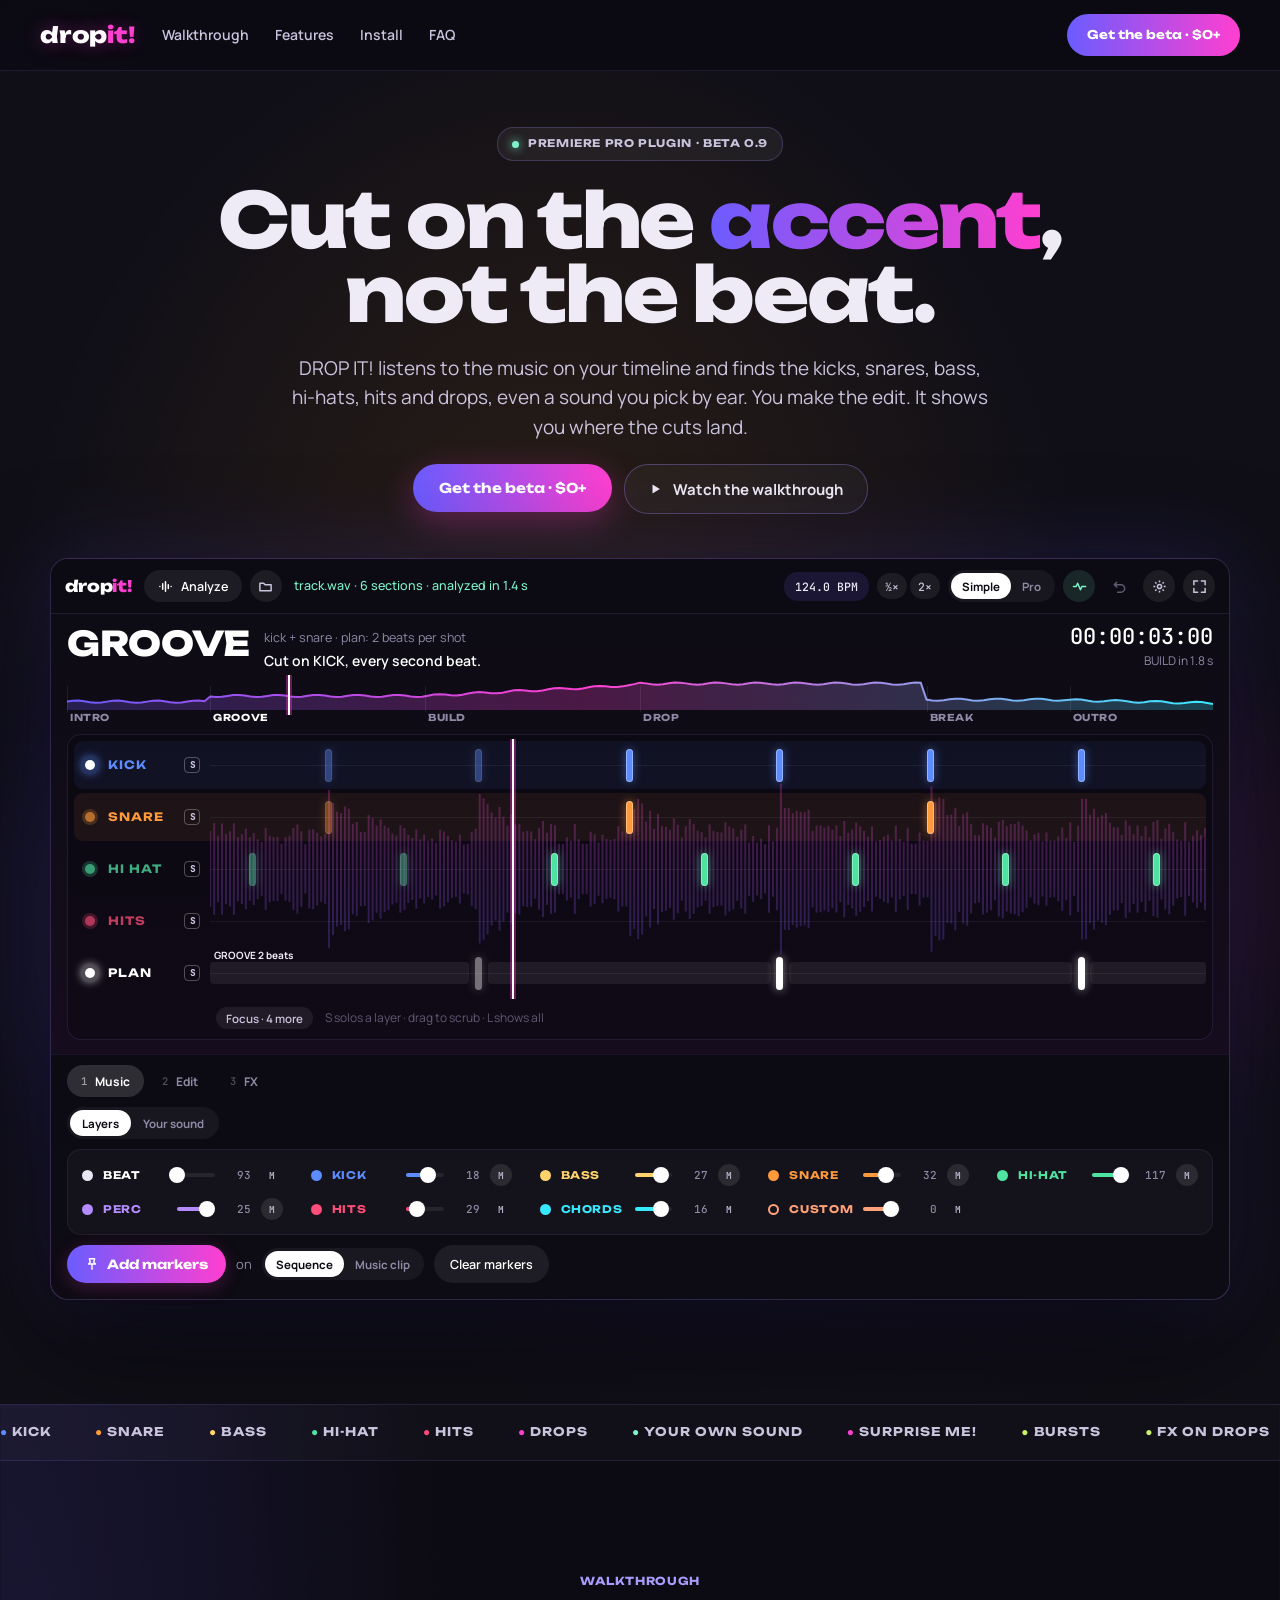
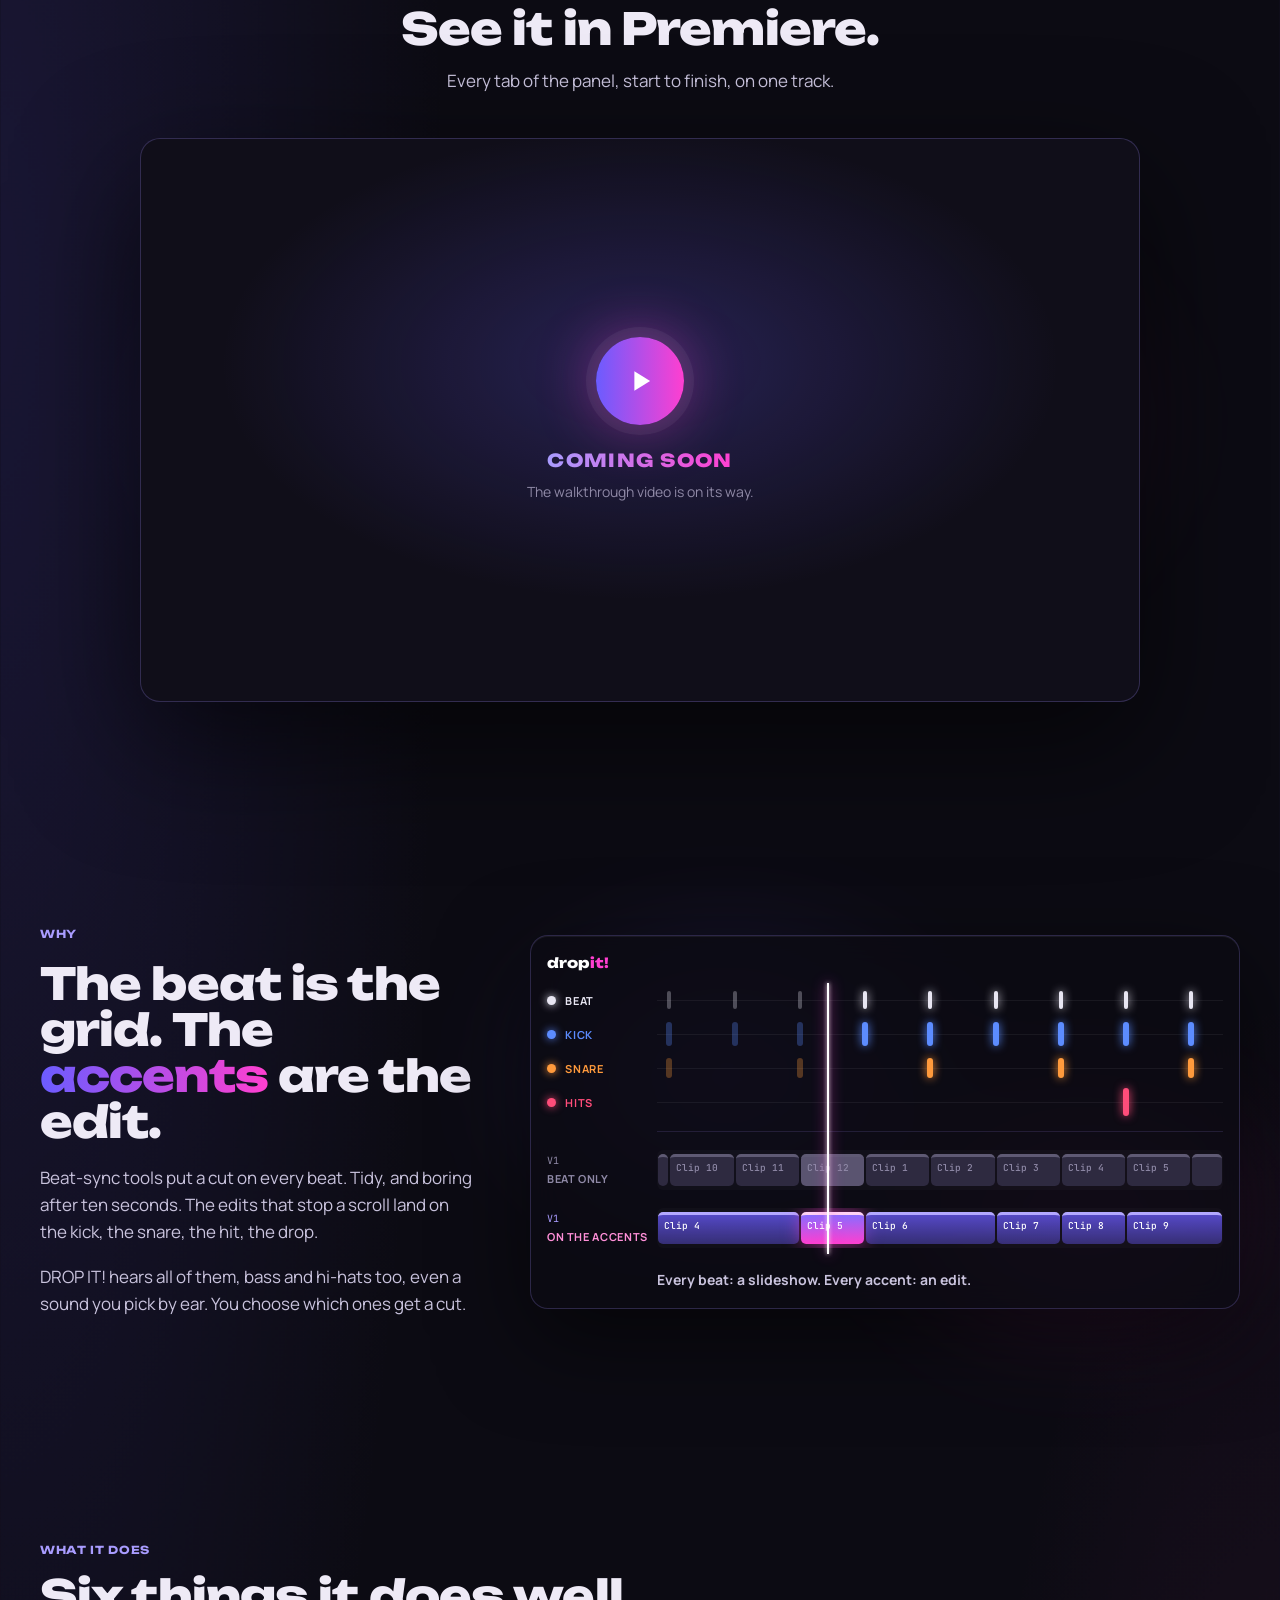
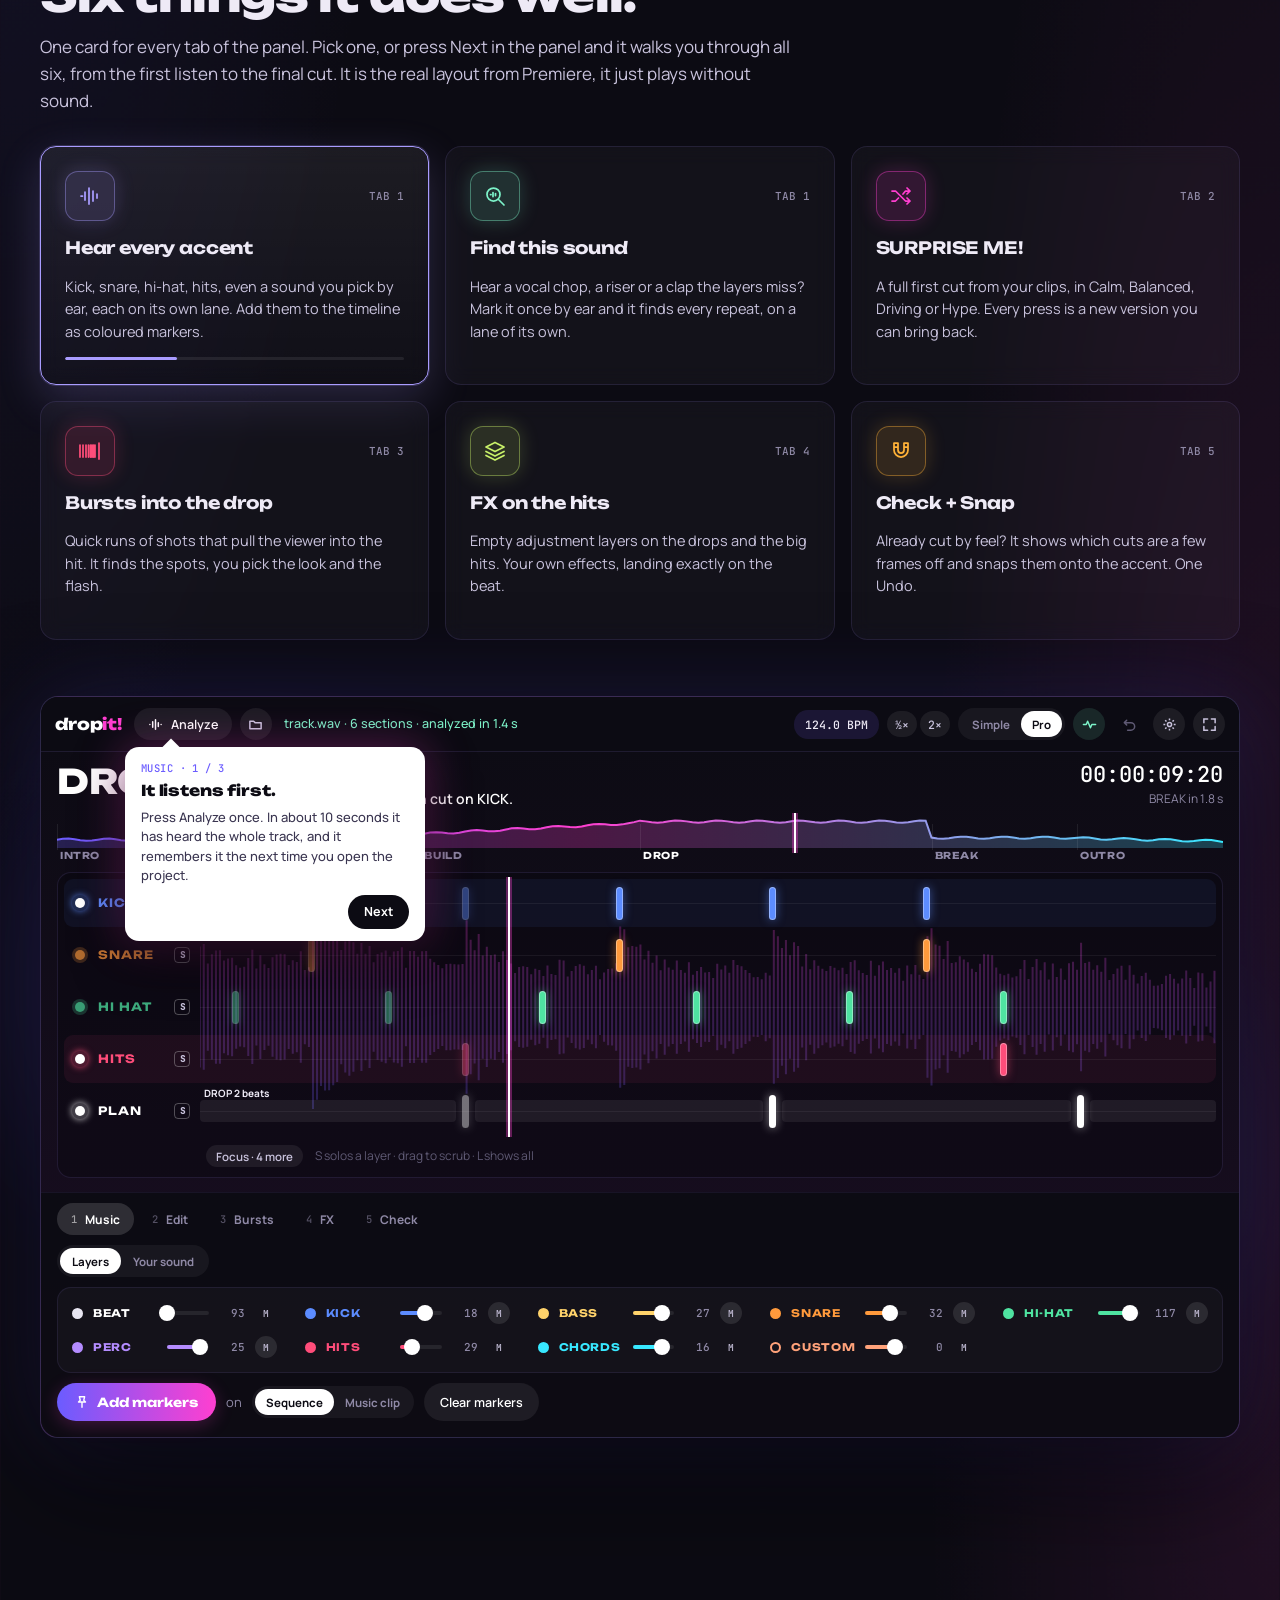
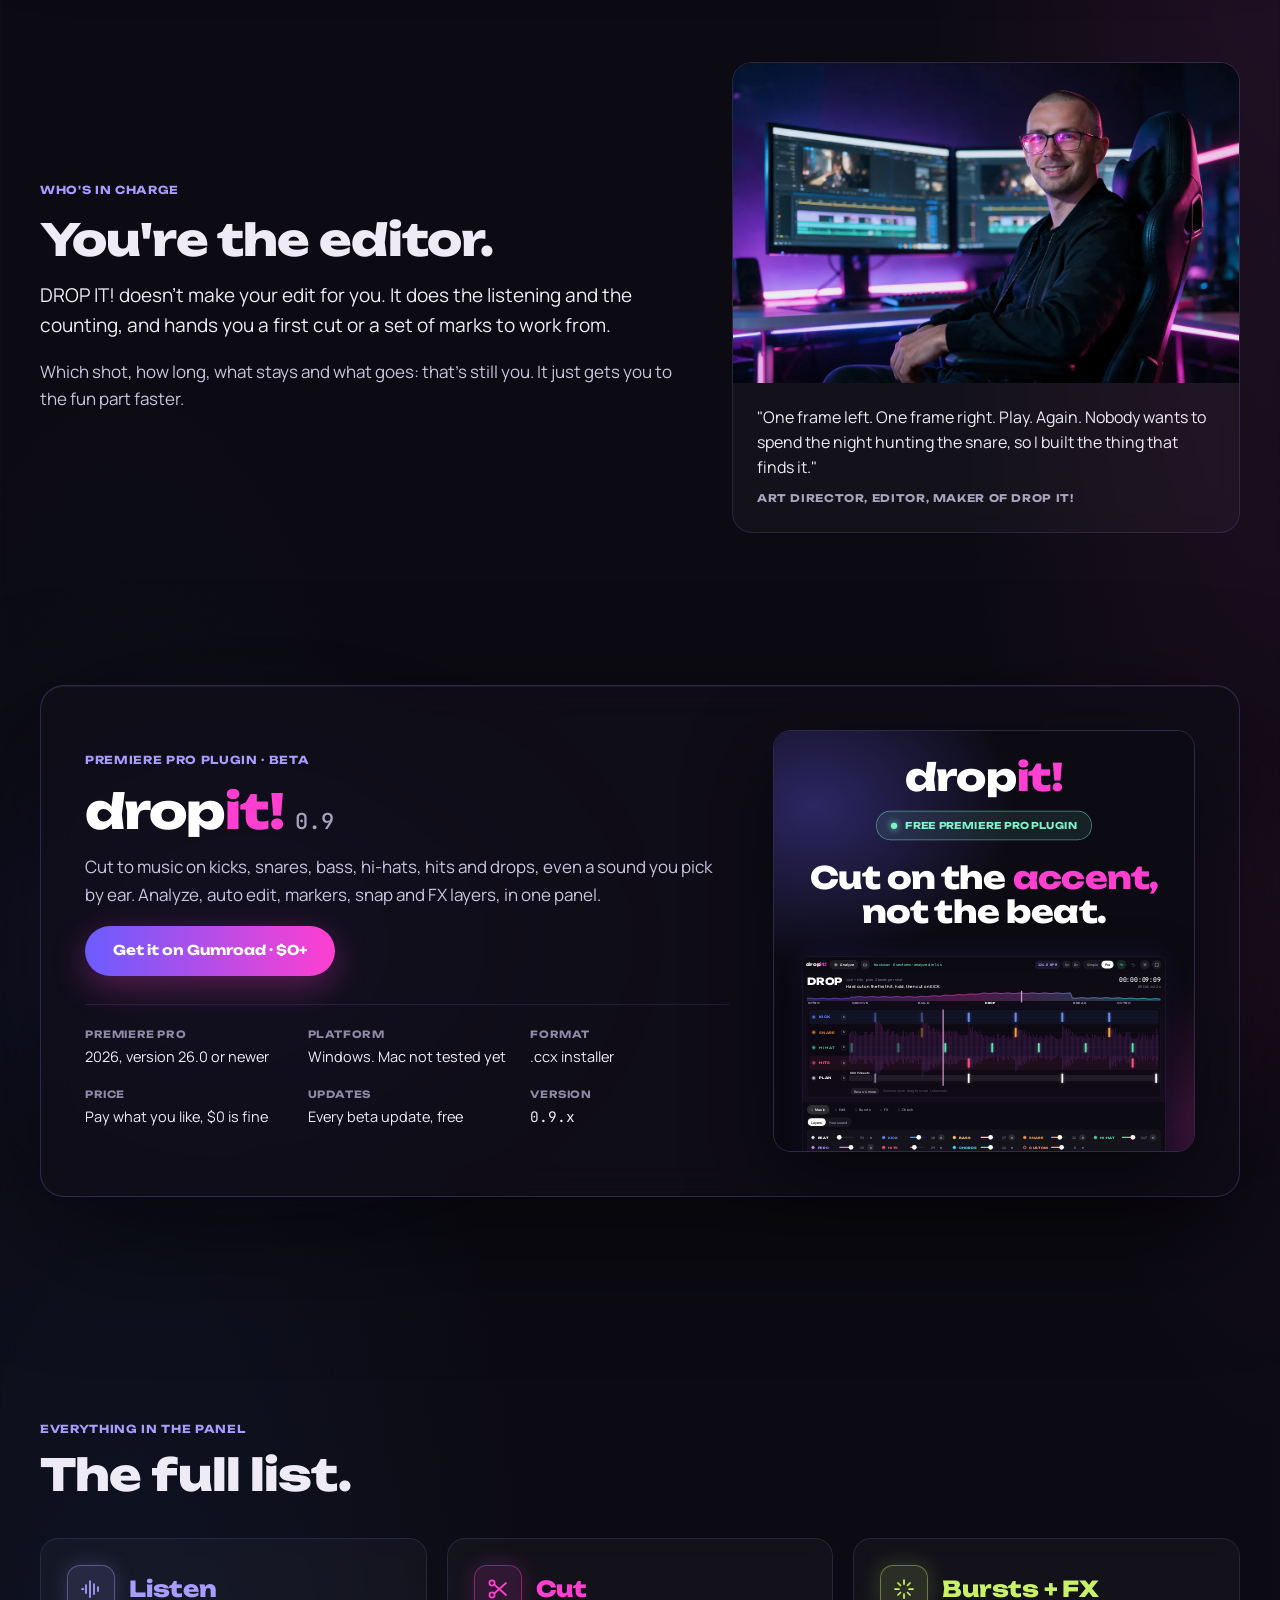
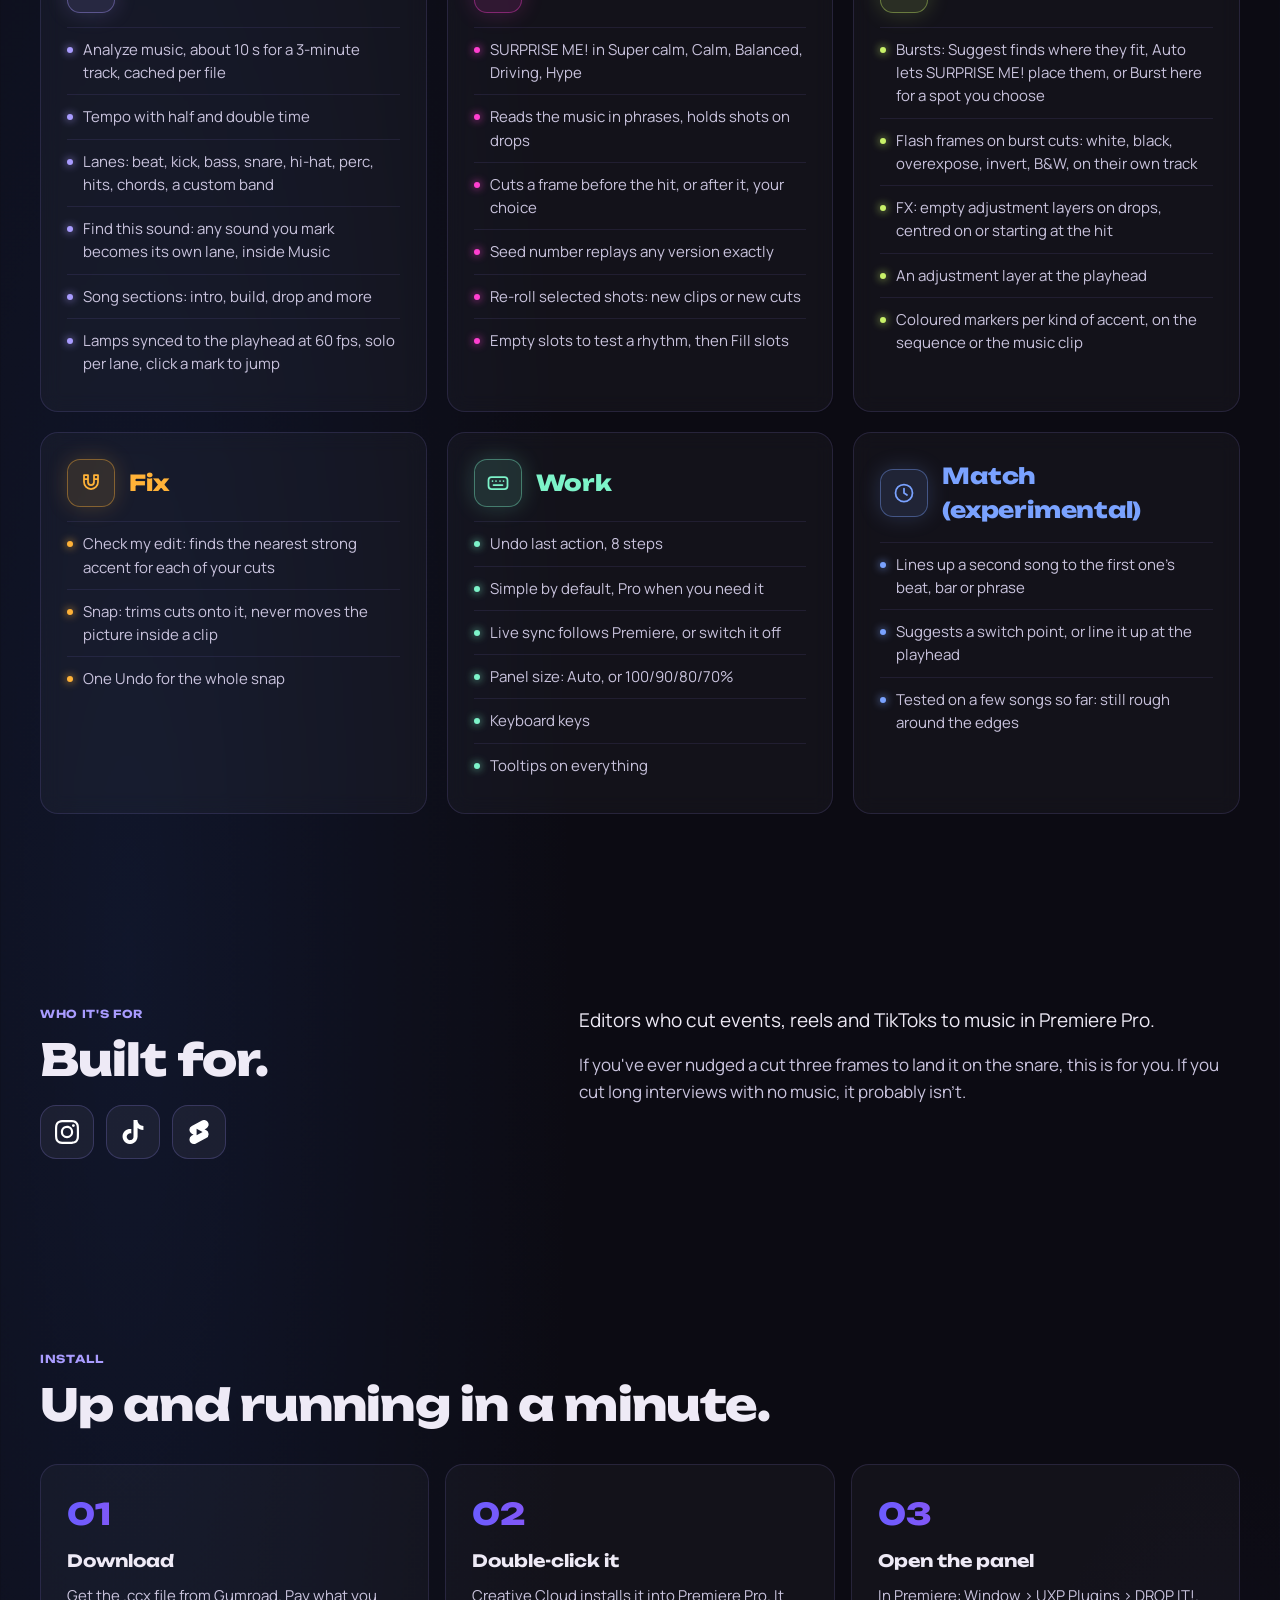
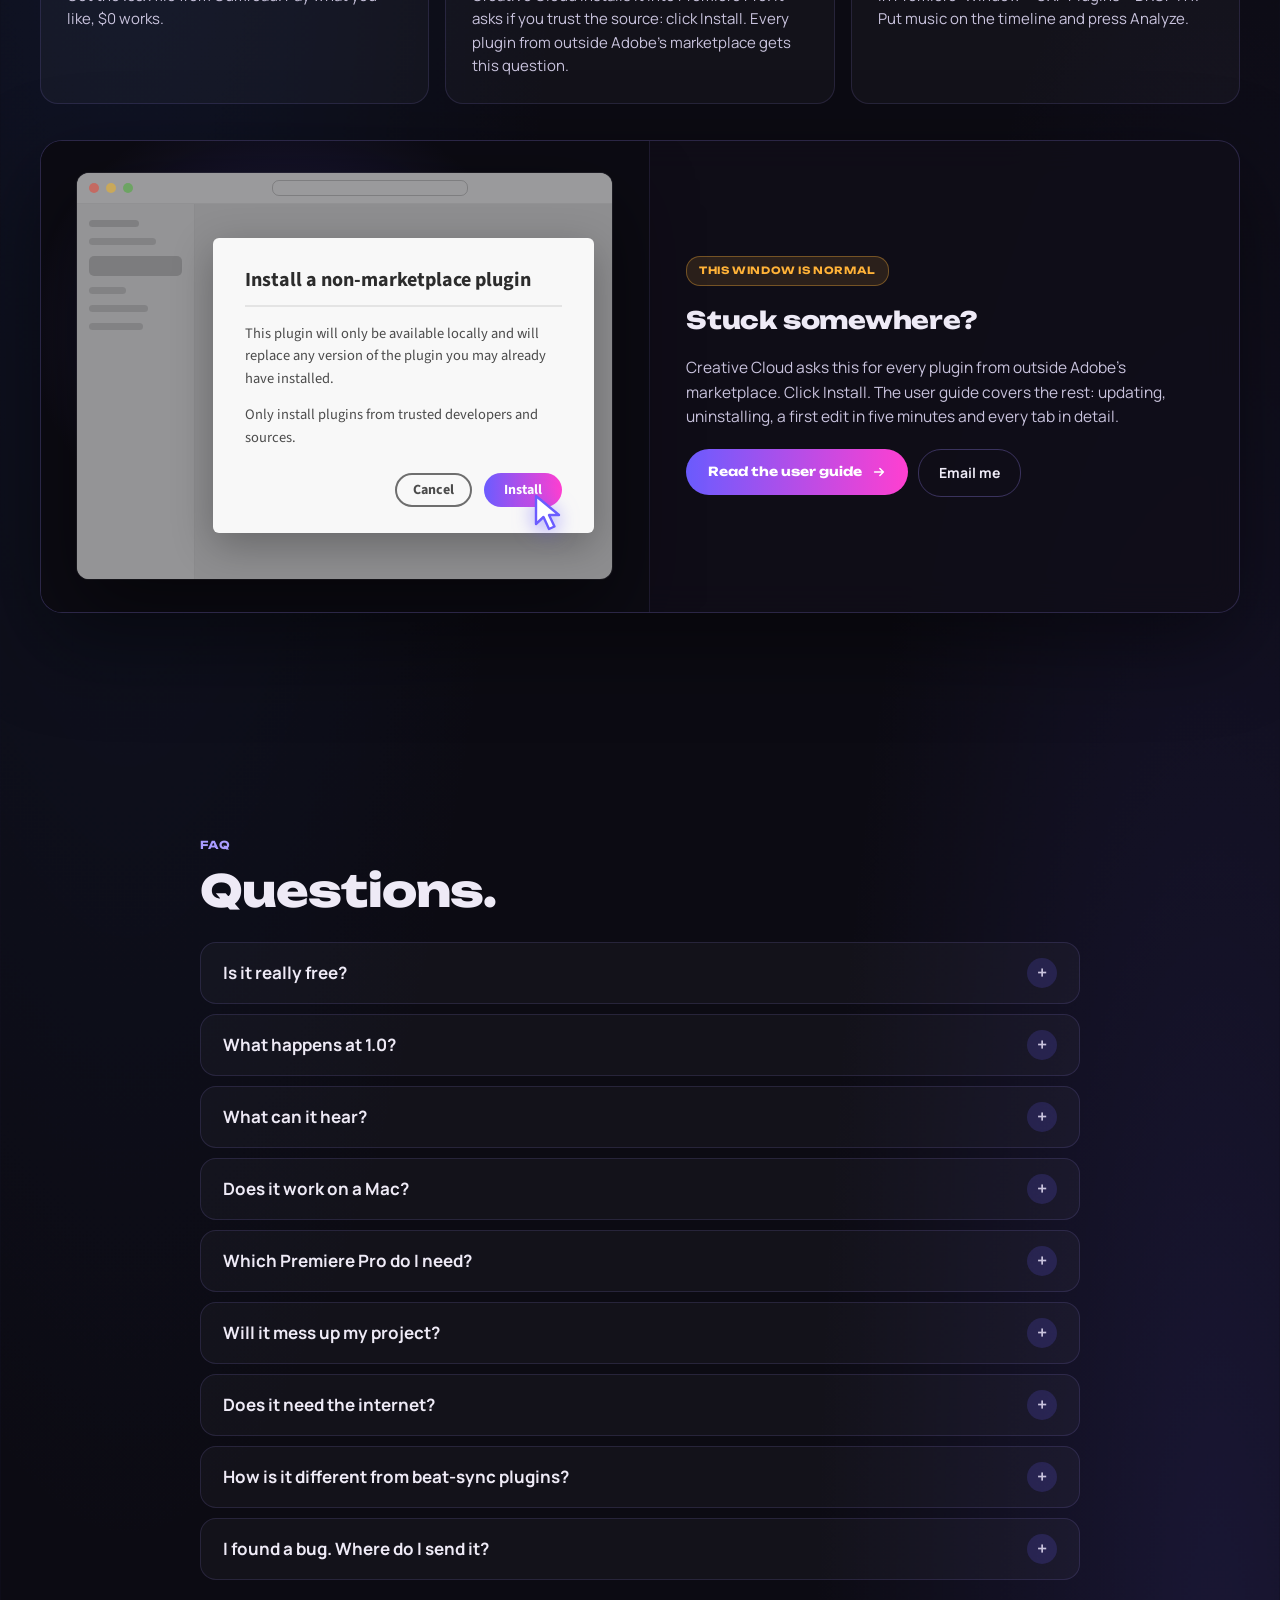
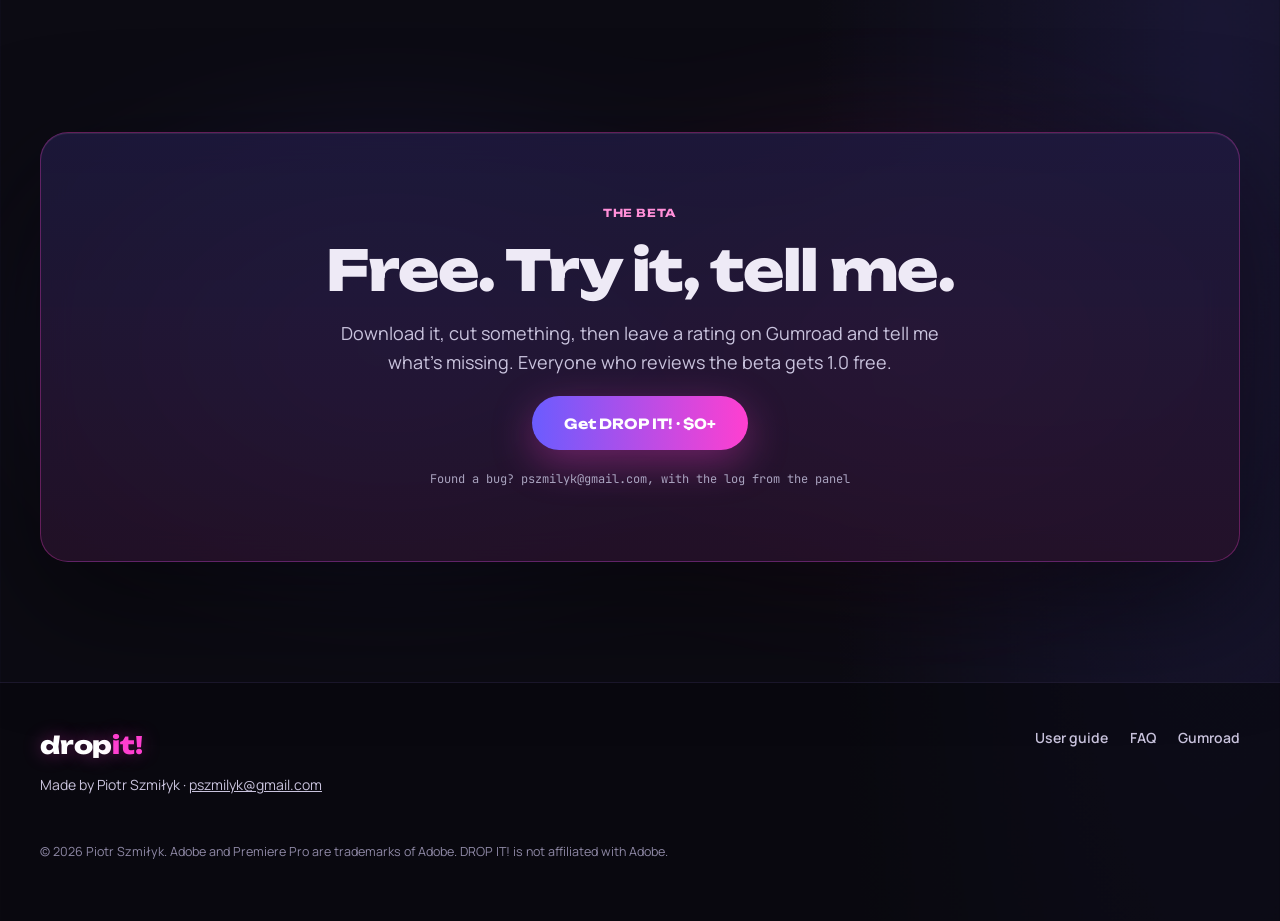
<file: indexx.html>
<!doctype html>
<html lang="en">
<head>
<meta charset="utf-8">
<meta name="viewport" content="width=device-width, initial-scale=1, viewport-fit=cover">
<title>DROP IT! Cut on the accent, not the beat. Free Premiere Pro plugin</title>
<meta name="description" content="DROP IT! is a free Premiere Pro plugin that listens to the music on your timeline and finds the kicks, snares, hits and drops, so you cut where it actually lands.">
<link rel="canonical" href="https://dropit.pages.dev/">
<meta property="og:type" content="website">
<meta property="og:site_name" content="DROP IT!">
<meta property="og:title" content="DROP IT! Cut on the accent, not the beat. Free Premiere Pro plugin">
<meta property="og:description" content="DROP IT! is a free Premiere Pro plugin that listens to the music on your timeline and finds the kicks, snares, hits and drops, so you cut where it actually lands.">
<meta property="og:url" content="https://dropit.pages.dev/">
<meta property="og:image" content="https://dropit.pages.dev/og-cover.png">
<meta property="og:image:width" content="1280">
<meta property="og:image:height" content="720">
<meta name="twitter:card" content="summary_large_image">
<meta name="theme-color" content="#0c0b13">
<link rel="icon" href="favicon.svg" type="image/svg+xml">
<link rel="apple-touch-icon" href="apple-touch-icon.png">
<link rel="preload" href="assets/fonts/unbounded-latin-800-normal.woff2" as="font" type="font/woff2" crossorigin>
<link rel="preload" href="assets/fonts/manrope-latin-400-normal.woff2" as="font" type="font/woff2" crossorigin>
<link rel="stylesheet" href="assets/fonts/fonts.bfedd955ca.css">
<style>
html{background:#0c0b13;scroll-behavior:smooth;-webkit-text-size-adjust:100%}
body{margin:0;background:#0c0b13;color:#eeeaf6}
[id]{scroll-margin-top:84px}

body{margin:0;background:#0c0b13}
a{color:#c9c3dd}a:hover{color:#ffffff}
.dg-btn{transition:box-shadow .3s,transform .3s}
.dg-btn:hover{animation:dgShift 2.2s linear infinite;box-shadow:0 0 0 1px rgba(255,255,255,0.15),0 12px 40px rgba(255,63,208,0.45),0 0 60px rgba(107,92,255,0.45)!important;transform:translateY(-1px)}
@keyframes dgShift{from{background-position:0% 0}to{background-position:200% 0}}
.dg-ghost{transition:border-color .3s,box-shadow .3s}
.dg-ghost:hover{border-color:rgba(160,140,255,0.6)!important;box-shadow:0 0 30px rgba(107,92,255,0.35)}
.dg-card{transition:transform .3s,border-color .3s}
.dg-card:hover{transform:translateY(-3px);border-color:rgba(160,140,255,0.5)!important;animation:dgGlow 2.6s ease-in-out infinite}
@keyframes dgGlow{0%,100%{box-shadow:0 0 0 1px rgba(107,92,255,0.30),0 14px 44px rgba(107,92,255,0.28)}50%{box-shadow:0 0 0 1px rgba(56,140,255,0.40),0 14px 54px rgba(255,63,208,0.30)}}
.dg-logo{transition:text-shadow .3s}
.dg-logo:hover{animation:dgLogo 1.8s ease-in-out infinite}
@keyframes dgLogo{0%,100%{text-shadow:0 0 18px rgba(255,63,208,0.45)}50%{text-shadow:0 0 30px rgba(107,92,255,0.75),0 0 12px rgba(255,63,208,0.6)}}
.dg-marq{display:flex;gap:44px;white-space:nowrap;animation:dgMarq 36s linear infinite}
@keyframes dgMarq{from{transform:translateX(0)}to{transform:translateX(-50%)}}
.dg-nav a.nl{color:#c9c3dd;text-decoration:none;font-size:14px;font-weight:600}
.dg-nav a.nl:hover{color:#ffffff}
@keyframes dgRing{0%,100%{opacity:1}50%{opacity:0.45}}
@media (prefers-reduced-motion: reduce){[style*="dgRing"]{animation:none!important}}
.dg-faq summary{list-style:none;cursor:pointer}
.dg-faq summary::-webkit-details-marker{display:none}
.dg-faq[open] .dg-plus{transform:rotate(45deg)}
.dg-plus{transition:transform .25s}
@media (max-width:900px){.dg-h2{font-size:32px!important}.dg-hide-m{display:none!important}}
@media (max-width:600px){.dg-stack{gap:18px!important}.dg-pcard{padding:22px!important;gap:28px!important}}
@media (max-width:1060px){.dg-prod{flex:1 1 100%!important;width:100%!important;max-width:560px}}
@media (prefers-reduced-motion: reduce){*{animation:none!important;transition:none!important}}


body{margin:0}
@media (max-width: 480px) {
  .df-section { padding: 72px 14px !important; }
  .df-h2 { font-size: 30px !important; }
}


body{margin:0}
@container dp (max-width: 1000px) {
  .dp-looks { grid-template-columns: repeat(4, minmax(0, 1fr)) !important; }
}
@container dp (max-width: 900px) {
  .dp-layer-grid { grid-template-columns: repeat(3, minmax(0, 1fr)) !important; }
  .dp-edit-pro { grid-template-columns: 1fr !important; }
  .dp-edit-grid { grid-template-columns: repeat(3, minmax(0, 1fr)) !important; }
  .dp-two { grid-template-columns: 1fr !important; }
}
@container dp (max-width: 640px) {
  .dp-sec { font-size: 8px !important; letter-spacing: 0.02em !important; }
  .dp-layer-grid { grid-template-columns: repeat(2, minmax(0, 1fr)) !important; }
  .dp-flash { grid-template-columns: repeat(3, minmax(0, 1fr)) !important; }
  .dp-tiles4 { grid-template-columns: repeat(2, minmax(0, 1fr)) !important; }
  .dp-steps2 { grid-template-columns: 1fr !important; }
  .dp-looks { grid-template-columns: repeat(2, minmax(0, 1fr)) !important; }
}
@container dp (max-width: 480px) {
  .dp-hide-sm { display: none !important; }
  .dp-header { flex-wrap: wrap; height: auto !important; min-height: 54px; padding: 10px 12px !important; row-gap: 8px; }
  .dp-section-name { font-size: 24px !important; }
  .dp-plan { display: none !important; }
  .dp-tc { font-size: 17px !important; }
  .dp-lane-label { width: 92px !important; gap: 7px !important; padding-left: 4px !important; }
  .dp-wave { left: 98px !important; }
  .dp-live-playhead { left: calc(104px + (100% - 110px) * 0.3) !important; }
  .dp-focus-row { padding-left: 98px !important; }
  .dp-idle-msg { left: 98px !important; }
  .dp-edit-grid { grid-template-columns: repeat(2, minmax(0, 1fr)) !important; }
  .dp-layer-grid { grid-template-columns: 1fr !important; }
  .dp-tip { left: 8px !important; width: calc(100% - 16px) !important; }
  .dp-sec { font-size: 7px !important; letter-spacing: 0 !important; padding-left: 2px !important; }
  .dp-tabs { padding: 8px !important; gap: 2px !important; overflow: visible !important; }
  .dp-tabs > button { flex: 1 1 auto; justify-content: center; padding: 0 4px !important; font-size: 11.5px !important; gap: 0 !important; min-width: 0; }
  .dp-tabn { display: none !important; }
  .dp-tip > span:first-child { display: none !important; }
}

body{margin:0}

body{margin:0}
@media (max-width: 900px) {
  .dg-hero-section { padding: 44px 20px 72px !important; }
  .dg-h1 { font-size: 48px !important; max-width: 100% !important; }
  .dg-sub { font-size: 16.5px !important; }
}
@media (max-width: 480px) {
  .dg-hero-section { padding: 36px 14px 56px !important; }
  .dg-h1 { font-size: 32px !important; letter-spacing: -0.02em !important; }
  .dg-sub { font-size: 14.5px !important; }
  .dg-badge { font-size: 9.5px !important; }
  .dg-btn, .dg-ghost { height: 44px !important; padding: 0 18px !important; font-size: 13px !important; }
  .dg-meta { font-size: 10.5px !important; }
}


body{margin:0}
@keyframes diPulse {
  0% { box-shadow: 0 0 0 0 rgba(255,63,208,0.60), 0 6px 22px rgba(107,92,255,0.45); }
  70% { box-shadow: 0 0 0 14px rgba(255,63,208,0), 0 6px 30px rgba(255,63,208,0.55); }
  100% { box-shadow: 0 0 0 0 rgba(255,63,208,0), 0 6px 22px rgba(107,92,255,0.45); }
}
@keyframes diShift { from { background-position: 0% 0; } to { background-position: 200% 0; } }
@keyframes diTap { 0%, 60%, 100% { transform: translate(0, 0); } 75% { transform: translate(-3px, -3px) scale(0.92); } }
.di-install { animation: diPulse 1.6s ease-out infinite, diShift 3s linear infinite; }
.di-cursor { animation: diTap 1.6s ease-in-out infinite; }
@media (prefers-reduced-motion: reduce) { .di-install, .di-cursor { animation: none !important; } }
.di-root { container-type: inline-size; container-name: di; }
@container di (max-width: 420px) {
  .di-side { display: none !important; }
  .di-card { padding: 22px 20px 20px !important; }
  .di-title { font-size: 17px !important; }
  .di-body { font-size: 13.5px !important; }
}

body{margin:0}
</style>
<script type="application/ld+json">{"@context": "https://schema.org", "@type": "SoftwareApplication", "name": "DROP IT!", "applicationCategory": "MultimediaApplication", "operatingSystem": "Windows", "description": "DROP IT! is a free Premiere Pro plugin that listens to the music on your timeline and finds the kicks, snares, hits and drops, so you cut where it actually lands.", "softwareVersion": "0.9.x", "offers": {"@type": "Offer", "price": "0", "priceCurrency": "USD", "url": "https://coloformia.gumroad.com/l/dropit"}, "author": {"@type": "Person", "name": "Piotr Szmiłyk"}}</script>
</head>
<body>
<script>window.DC_BASE=""</script>
<div id="app" data-dc-page="Main"><div data-dc="Main" data-dc-id="dc1" style="width: 100%;"><div style="overflow-x: clip; background: radial-gradient(50% 30% at 0% 18%, rgba(107,92,255,0.14), rgba(12,11,19,0) 70%), radial-gradient(40% 25% at 100% 42%, rgba(255,63,208,0.10), rgba(12,11,19,0) 70%), radial-gradient(50% 30% at 10% 70%, rgba(56,120,255,0.10), rgba(12,11,19,0) 70%), radial-gradient(45% 25% at 95% 92%, rgba(107,92,255,0.14), rgba(12,11,19,0) 70%), #0c0b13; color: #eeeaf6; font-family: Manrope, sans-serif; font-size: 16px; line-height: 1.55">


<header class="dg-nav" style="position: sticky; top: 0; z-index: 20; background: rgba(12,11,19,0.62); backdrop-filter: blur(16px); -webkit-backdrop-filter: blur(16px); border-bottom: 1px solid rgba(160,140,255,0.12)">
<div style="max-width: 1200px; margin: 0 auto; padding: 0 24px; height: 70px; display: flex; align-items: center; gap: 28px">
<a class="dg-logo" href="#top" style="font-family: Unbounded, sans-serif; font-weight: 800; font-size: 22px; letter-spacing: -0.01em; color: #ffffff; text-decoration: none; text-shadow: 0 0 18px rgba(255,63,208,0.35)">drop<span style="color: #ff3fd0">it!</span></a>
<nav class="dg-hide-m" style="display: flex; gap: 26px; flex-grow: 1" aria-label="Sections">
<a class="nl" href="#demo">Walkthrough</a>
<a class="nl" href="#features">Features</a>
<a class="nl" href="#install">Install</a>
<a class="nl" href="#faq">FAQ</a>
</nav>
<a class="dg-btn" href="https://coloformia.gumroad.com/l/dropit" target="_blank" rel="noopener" style="margin-left: auto; display: inline-flex; align-items: center; height: 42px; padding: 0 20px; border-radius: 21px; background: linear-gradient(90deg, #6b5cff, #ff3fd0, #6b5cff); background-size: 200% 100%; color: #ffffff; font-family: Unbounded, sans-serif; font-weight: 700; font-size: 12px; text-decoration: none">Get the beta · $0+</a>
</div>
</header>


<div id="top"><div data-dc="Hero" data-dc-id="dc2" style="width: 100%;">
<section id="dgHeroRoot" class="dg-hero-section" style="position: relative; overflow: hidden; background: #0c0b13; color: #eeeaf6; font-family: Manrope, sans-serif; padding: 56px 24px 104px">
<div style="position:absolute;inset:0;background:radial-gradient(60% 70% at 59% 52%,#5c1d47,rgba(12,11,19,0) 70%),radial-gradient(50% 60% at 49% 70%,#2a2a6a,rgba(12,11,19,0) 70%),#0c0b13"></div>
<div style="position: absolute; inset: 0; background: linear-gradient(180deg, rgba(12,11,19,0.55) 0%, rgba(12,11,19,0.70) 45%, rgba(12,11,19,0.94) 100%)"></div>
<div style="position:absolute;inset:0;background:#ffffff;pointer-events:none;opacity:0.063"></div>

<div style="position: relative; max-width: 1180px; margin: 0 auto">
<div style="display: flex; flex-direction: column; align-items: center; text-align: center; gap: 22px">
<span class="dg-badge" style="display: inline-flex; align-items: center; gap: 9px; height: 32px; padding: 0 14px; border-radius: 16px; background: rgba(255,255,255,0.06); border: 1px solid rgba(160,140,255,0.24); backdrop-filter: blur(8px); font-family: Unbounded, sans-serif; font-weight: 700; font-size: 10.5px; letter-spacing: 0.06em; color: #c9c3dd"><span style="width: 7px; height: 7px; border-radius: 50%; background: #7df3c9; box-shadow: 0 0 10px #7df3c9"></span>PREMIERE PRO PLUGIN · BETA 0.9</span>
<h1 class="dg-h1" style="margin: 0; font-family: Unbounded, sans-serif; font-weight: 800; font-size: 76px; line-height: 0.98; letter-spacing: -0.03em; max-width: 1000px">Cut on the <span style="background: linear-gradient(90deg, #6b5cff, #ff3fd0); -webkit-background-clip: text; background-clip: text; color: transparent">accent</span>, not the beat.</h1>
<p class="dg-sub" style="margin: 0; font-size: 19px; line-height: 1.55; color: #c9c3dd; max-width: 700px">DROP IT! listens to the music on your timeline and finds the kicks, snares, bass, hi-hats, hits and drops, even a sound you pick by ear. You make the edit. It shows you where the cuts land.</p>
<div style="display: flex; gap: 12px; flex-wrap: wrap; justify-content: center">
<a class="dg-btn" href="https://coloformia.gumroad.com/l/dropit" target="_blank" rel="noopener" style="display: inline-flex; align-items: center; height: 48px; padding: 0 26px; border-radius: 24px; background: linear-gradient(90deg, #6b5cff, #ff3fd0, #6b5cff); background-size: 200% 100%; color: #ffffff; font-family: Unbounded, sans-serif; font-weight: 700; font-size: 13.5px; text-decoration: none; box-shadow: 0 10px 34px rgba(255,63,208,0.30)">Get the beta · $0+</a>
<a class="dg-ghost" href="#demo" style="display: inline-flex; align-items: center; gap: 10px; height: 48px; padding: 0 24px; border-radius: 24px; border: 1px solid rgba(160,140,255,0.32); background: rgba(255,255,255,0.04); backdrop-filter: blur(8px); color: #eeeaf6; font-weight: 700; font-size: 15px; text-decoration: none"><svg width="14" height="14" viewBox="0 0 16 16" fill="currentColor" aria-hidden="true"><path d="M4 2.8v10.4l8.4-5.2z"></path></svg>Watch the walkthrough</a>
</div>
<p class="dg-meta" style="margin: 0; font-family: 'JetBrains Mono', monospace; font-size: 12px; color: #a9a3bf">Premiere Pro 2026 (26.0+) · Windows · Pay what you like, $0 is fine</p>
</div>

<div style="position: relative; margin-top: 44px">
<div style="position:absolute;left:-6%;right:-6%;top:-12%;bottom:-12%;pointer-events:none;filter:blur(60px);opacity:0.80;background:radial-gradient(40% 50% at 25% 50%,rgba(107,92,255,0.55),rgba(107,92,255,0) 70%),radial-gradient(35% 45% at 55% 60%,rgba(56,120,255,0.40),rgba(56,120,255,0) 70%),radial-gradient(35% 45% at 80% 45%,rgba(255,63,208,0.40),rgba(255,63,208,0) 70%)"></div>
<div data-dc="Panel" data-dc-id="dc3" style="width: 100%;"><div style="position: relative; width: 100%; box-sizing: border-box; container-type: inline-size; container-name: dp; font-family: Manrope, sans-serif; color: #eeeaf6; font-size: 13px">


<div style="position:relative;background:linear-gradient(180deg,#0c0b13 0%,#160d1e 70%,#1d0f24 100%);border:1px solid rgba(160,140,255,0.22);border-radius:18px;box-shadow:0 40px 120px rgba(0,0,0,0.6),0 0 90px rgba(107,92,255,0.20)">
<header class="dp-header" style="position: relative; height: 54px; display: flex; align-items: center; gap: 8px; padding: 0 14px; border-bottom: 1px solid rgba(160,140,255,0.12); background: #0c0b13; border-radius: 18px 18px 0 0">
<span style="font: 800 16px Unbounded, sans-serif; letter-spacing: -0.01em; color: #ffffff; margin-right: 4px; flex: none">drop<span style="color: #ff3fd0">it!</span></span>
<button style="height:32px;padding:0 14px;display:inline-flex;align-items:center;gap:8px;border:0;border-radius:999px;color:#ffffff;font:600 12.5px Manrope,sans-serif;cursor:pointer;flex:none;background:rgba(255,255,255,0.07)" title="Reads the music from the timeline and finds its beat, hits, chords and phrases."><svg width="15" height="15" viewBox="0 0 16 16" fill="none" stroke="currentColor" stroke-width="1.6" stroke-linecap="round" aria-hidden="true"><path d="M2 8v0M5 5v6M8 3v10M11 6v4M14 8v0"></path></svg>Analyze</button>
<button aria-label="Analyze an audio file" class="dp-hide-sm" style="width:32px;height:32px;flex:none;display:inline-flex;align-items:center;justify-content:center;border:0;border-radius:16px;cursor:pointer;background:rgba(255,255,255,0.07);color:#c9c3dd" title="Analyze an audio file instead of the timeline."><svg width="15" height="15" viewBox="0 0 16 16" fill="none" stroke="currentColor" stroke-width="1.6" stroke-linejoin="round" aria-hidden="true"><path d="M2 4.5h4l1.5 1.5H14v6.5H2z"></path></svg></button>
<span style="flex: 1 1 auto; min-width: 0; padding: 0 4px; font-size: 12.5px; font-weight: 500; white-space: nowrap; overflow: hidden; text-overflow: ellipsis; color: #7df3c9">track.wav  ·  6 sections  ·  analyzed in 1.4 s</span>
<span class="dp-hide-sm" style="font: 500 11.5px 'JetBrains Mono', monospace; color: #eeeaf6; background: rgba(120,90,255,0.14); border-radius: 14px; padding: 7px 11px; white-space: nowrap; flex: none">124.0 BPM</span>
<span class="dp-hide-sm" style="display: inline-flex; gap: 3px; flex: none">
<button style="height:26px;min-width:30px;padding:0 8px;border:0;border-radius:999px;font:500 11.5px 'JetBrains Mono',monospace;cursor:pointer;background:rgba(255,255,255,0.07);color:#c9c3dd" title="Count the music at half this tempo.">½×</button>
<button style="height:26px;min-width:30px;padding:0 8px;border:0;border-radius:999px;font:500 11.5px 'JetBrains Mono',monospace;cursor:pointer;background:rgba(255,255,255,0.07);color:#c9c3dd" title="Count the music at double this tempo.">2×</button>
</span>
<span style="display: inline-flex; background: rgba(255,255,255,0.05); border-radius: 16px; padding: 3px; flex: none">
<button style="height:26px;padding:0 11px;border:0;border-radius:13px;font:700 11.5px Manrope,sans-serif;cursor:pointer;background:#ffffff;color:#0c0b13" title="Simple: three tabs and the few controls an edit needs.">Simple</button>
<button style="height:26px;padding:0 11px;border:0;border-radius:13px;font:700 11.5px Manrope,sans-serif;cursor:pointer;background:transparent;color:#8f89a6" title="Pro: everything.">Pro</button>
</span>
<button aria-label="Live sync" class="dp-hide-sm" style="width:32px;height:32px;flex:none;display:inline-flex;align-items:center;justify-content:center;border:0;border-radius:16px;cursor:pointer;background:rgba(125,243,201,0.12);color:#7df3c9" title="Live sync: the panel follows the Premiere playhead."><svg width="15" height="15" viewBox="0 0 16 16" fill="none" stroke="currentColor" stroke-width="1.6" stroke-linecap="round" stroke-linejoin="round" aria-hidden="true"><path d="M1.5 8h3l1.5-3.5 3 7 1.5-3.5h4"></path></svg></button>
<button aria-label="Undo last action" class="dp-hide-sm" style="width:32px;height:32px;flex:none;display:inline-flex;align-items:center;justify-content:center;border:0;border-radius:16px;cursor:pointer;background:transparent;color:#5f5a74" title="Undo last action: puts the track back the way it was before the plugin last changed it."><svg width="15" height="15" viewBox="0 0 16 16" fill="none" stroke="currentColor" stroke-width="1.6" stroke-linecap="round" stroke-linejoin="round" aria-hidden="true"><path d="M5 3.5L2.5 6 5 8.5M2.5 6h7a4 4 0 010 8H6"></path></svg></button>
<button aria-label="Settings" class="dp-hide-sm" style="width:32px;height:32px;flex:none;display:inline-flex;align-items:center;justify-content:center;border:0;border-radius:16px;cursor:pointer;background:rgba(255,255,255,0.07);color:#c9c3dd" title="Timing, keys, reset to defaults, and the log."><svg width="15" height="15" viewBox="0 0 16 16" fill="none" stroke="currentColor" stroke-width="1.6" aria-hidden="true"><circle cx="8" cy="8" r="2.2"></circle><path d="M8 1.5v2M8 12.5v2M1.5 8h2M12.5 8h2M3.4 3.4l1.4 1.4M11.2 11.2l1.4 1.4M3.4 12.6l1.4-1.4M11.2 4.8l1.4-1.4"></path></svg></button>
<button aria-label="Full window" class="dp-hide-sm" style="width:32px;height:32px;flex:none;display:inline-flex;align-items:center;justify-content:center;border:0;border-radius:16px;cursor:pointer;background:rgba(255,255,255,0.07);color:#c9c3dd" title="Hide the controls and keep only the live view."><svg width="15" height="15" viewBox="0 0 16 16" fill="none" stroke="currentColor" stroke-width="1.6" stroke-linecap="round" aria-hidden="true"><path d="M2 6V2h4M10 2h4v4M14 10v4h-4M6 14H2v-4"></path></svg></button>


</header>

<section style="padding: 12px 16px 14px; display: flex; flex-direction: column; gap: 6px">
<div style="display: flex; align-items: flex-start; gap: 14px">
<span class="dp-section-name" style="font: 800 34px/1 Unbounded, sans-serif; letter-spacing: -0.01em; color: #ffffff; flex: none">INTRO</span>
<div class="dp-plan" style="flex: 1 1 auto; min-width: 0; display: flex; flex-direction: column; gap: 3px; padding-top: 2px">
<span style="font-size: 12.5px; color: #8f89a6; white-space: nowrap; overflow: hidden; text-overflow: ellipsis">kick only  ·  plan: 1 shot per bar</span>
<span style="font-size: 14px; font-weight: 600; color: #ffffff">Hold the opening shot, first cut on the bar.</span>
</div>
<div style="margin-left: auto; display: flex; flex-direction: column; align-items: flex-end; gap: 4px; flex: none">
<span class="dp-tc" style="font: 500 22px/1 'JetBrains Mono', monospace; color: #ffffff">00:00:01:00</span>
<span style="font-size: 12px; color: #8f89a6; white-space: nowrap">GROOVE in 0.9 s</span>
</div>
</div>
<div style="position: relative; height: 48px">
<svg width="100%" height="32" viewBox="0 0 1000 44" preserveAspectRatio="none" style="position: absolute; left: 0; top: 0" aria-hidden="true">
<defs><linearGradient id="dpE" x1="0" y1="0" x2="1" y2="0"><stop offset="0" stop-color="#6b5cff"></stop><stop offset="0.45" stop-color="#ff3fd0"></stop><stop offset="1" stop-color="#38e8ff"></stop></linearGradient><linearGradient id="dpEf" x1="0" y1="0" x2="1" y2="0"><stop offset="0" stop-color="#6b5cff" stop-opacity="0.25"></stop><stop offset="0.45" stop-color="#ff3fd0" stop-opacity="0.25"></stop><stop offset="1" stop-color="#38e8ff" stop-opacity="0.25"></stop></linearGradient></defs>
<path d="M0.0 32.5 L5.0 31.3 L10.0 31.1 L15.0 31.9 L20.0 33.2 L25.0 34.0 L30.0 33.7 L35.0 32.5 L40.0 31.3 L45.0 31.1 L50.0 31.9 L55.0 33.2 L60.0 34.0 L65.0 33.7 L70.0 32.5 L75.0 31.3 L80.0 31.1 L85.0 31.9 L90.0 33.2 L95.0 34.0 L100.0 33.6 L105.0 32.4 L110.0 31.3 L115.0 31.1 L120.0 31.9 L125.0 25.4 L130.0 26.2 L135.0 25.8 L140.0 24.6 L145.0 23.5 L150.0 23.3 L155.0 24.2 L160.0 25.5 L165.0 26.2 L170.0 25.8 L175.0 24.6 L180.0 23.5 L185.0 23.3 L190.0 24.2 L195.0 25.5 L200.0 26.2 L205.0 25.8 L210.0 24.5 L215.0 23.4 L220.0 23.3 L225.0 24.2 L230.0 25.5 L235.0 26.2 L240.0 25.8 L245.0 24.5 L250.0 23.4 L255.0 23.3 L260.0 24.2 L265.0 25.5 L270.0 26.2 L275.0 25.7 L280.0 24.5 L285.0 23.4 L290.0 23.3 L295.0 24.2 L300.0 25.5 L305.0 26.2 L310.0 25.7 L315.0 24.3 L320.0 22.8 L325.0 22.3 L330.0 22.8 L335.0 23.7 L340.0 24.0 L345.0 23.1 L350.0 21.4 L355.0 19.9 L360.0 19.4 L365.0 20.0 L370.0 20.9 L375.0 21.1 L380.0 20.2 L385.0 18.5 L390.0 17.0 L395.0 16.6 L400.0 17.2 L405.0 18.1 L410.0 18.2 L415.0 17.3 L420.0 15.6 L425.0 14.2 L430.0 13.7 L435.0 14.3 L440.0 15.2 L445.0 15.4 L450.0 14.4 L455.0 12.7 L460.0 11.3 L465.0 10.9 L470.0 11.5 L475.0 12.4 L480.0 12.5 L485.0 11.5 L490.0 9.9 L495.0 8.4 L500.0 6.4 L505.0 7.4 L510.0 8.7 L515.0 9.2 L520.0 8.6 L525.0 7.3 L530.0 6.3 L535.0 6.4 L540.0 7.4 L545.0 8.7 L550.0 9.2 L555.0 8.6 L560.0 7.3 L565.0 6.3 L570.0 6.4 L575.0 7.4 L580.0 8.7 L585.0 9.2 L590.0 8.6 L595.0 7.3 L600.0 6.3 L605.0 6.4 L610.0 7.5 L615.0 8.7 L620.0 9.2 L625.0 8.5 L630.0 7.3 L635.0 6.3 L640.0 6.4 L645.0 7.5 L650.0 8.7 L655.0 9.2 L660.0 8.5 L665.0 7.2 L670.0 6.3 L675.0 6.4 L680.0 7.5 L685.0 8.8 L690.0 9.2 L695.0 8.5 L700.0 7.2 L705.0 6.3 L710.0 6.4 L715.0 7.5 L720.0 8.8 L725.0 9.2 L730.0 8.5 L735.0 7.2 L740.0 6.3 L745.0 6.4 L750.0 29.7 L755.0 30.9 L760.0 31.3 L765.0 30.6 L770.0 29.3 L775.0 28.4 L780.0 28.6 L785.0 29.7 L790.0 30.9 L795.0 31.3 L800.0 30.5 L805.0 29.2 L810.0 28.4 L815.0 28.6 L820.0 29.7 L825.0 30.9 L830.0 31.3 L835.0 30.5 L840.0 29.2 L845.0 28.4 L850.0 28.6 L855.0 29.7 L860.0 30.9 L865.0 31.3 L870.0 30.5 L875.0 29.9 L880.0 29.2 L885.0 29.6 L890.0 30.9 L895.0 32.3 L900.0 32.8 L905.0 32.1 L910.0 31.0 L915.0 30.3 L920.0 30.8 L925.0 32.1 L930.0 33.4 L935.0 33.9 L940.0 33.2 L945.0 32.1 L950.0 31.5 L955.0 31.9 L960.0 33.3 L965.0 34.6 L970.0 35.0 L975.0 34.4 L980.0 33.2 L985.0 32.6 L990.0 33.1 L995.0 34.4 L1000.0 35.8 L1000 44 L0 44 Z" fill="url(#dpEf)"></path>
<path d="M0.0 32.5 L5.0 31.3 L10.0 31.1 L15.0 31.9 L20.0 33.2 L25.0 34.0 L30.0 33.7 L35.0 32.5 L40.0 31.3 L45.0 31.1 L50.0 31.9 L55.0 33.2 L60.0 34.0 L65.0 33.7 L70.0 32.5 L75.0 31.3 L80.0 31.1 L85.0 31.9 L90.0 33.2 L95.0 34.0 L100.0 33.6 L105.0 32.4 L110.0 31.3 L115.0 31.1 L120.0 31.9 L125.0 25.4 L130.0 26.2 L135.0 25.8 L140.0 24.6 L145.0 23.5 L150.0 23.3 L155.0 24.2 L160.0 25.5 L165.0 26.2 L170.0 25.8 L175.0 24.6 L180.0 23.5 L185.0 23.3 L190.0 24.2 L195.0 25.5 L200.0 26.2 L205.0 25.8 L210.0 24.5 L215.0 23.4 L220.0 23.3 L225.0 24.2 L230.0 25.5 L235.0 26.2 L240.0 25.8 L245.0 24.5 L250.0 23.4 L255.0 23.3 L260.0 24.2 L265.0 25.5 L270.0 26.2 L275.0 25.7 L280.0 24.5 L285.0 23.4 L290.0 23.3 L295.0 24.2 L300.0 25.5 L305.0 26.2 L310.0 25.7 L315.0 24.3 L320.0 22.8 L325.0 22.3 L330.0 22.8 L335.0 23.7 L340.0 24.0 L345.0 23.1 L350.0 21.4 L355.0 19.9 L360.0 19.4 L365.0 20.0 L370.0 20.9 L375.0 21.1 L380.0 20.2 L385.0 18.5 L390.0 17.0 L395.0 16.6 L400.0 17.2 L405.0 18.1 L410.0 18.2 L415.0 17.3 L420.0 15.6 L425.0 14.2 L430.0 13.7 L435.0 14.3 L440.0 15.2 L445.0 15.4 L450.0 14.4 L455.0 12.7 L460.0 11.3 L465.0 10.9 L470.0 11.5 L475.0 12.4 L480.0 12.5 L485.0 11.5 L490.0 9.9 L495.0 8.4 L500.0 6.4 L505.0 7.4 L510.0 8.7 L515.0 9.2 L520.0 8.6 L525.0 7.3 L530.0 6.3 L535.0 6.4 L540.0 7.4 L545.0 8.7 L550.0 9.2 L555.0 8.6 L560.0 7.3 L565.0 6.3 L570.0 6.4 L575.0 7.4 L580.0 8.7 L585.0 9.2 L590.0 8.6 L595.0 7.3 L600.0 6.3 L605.0 6.4 L610.0 7.5 L615.0 8.7 L620.0 9.2 L625.0 8.5 L630.0 7.3 L635.0 6.3 L640.0 6.4 L645.0 7.5 L650.0 8.7 L655.0 9.2 L660.0 8.5 L665.0 7.2 L670.0 6.3 L675.0 6.4 L680.0 7.5 L685.0 8.8 L690.0 9.2 L695.0 8.5 L700.0 7.2 L705.0 6.3 L710.0 6.4 L715.0 7.5 L720.0 8.8 L725.0 9.2 L730.0 8.5 L735.0 7.2 L740.0 6.3 L745.0 6.4 L750.0 29.7 L755.0 30.9 L760.0 31.3 L765.0 30.6 L770.0 29.3 L775.0 28.4 L780.0 28.6 L785.0 29.7 L790.0 30.9 L795.0 31.3 L800.0 30.5 L805.0 29.2 L810.0 28.4 L815.0 28.6 L820.0 29.7 L825.0 30.9 L830.0 31.3 L835.0 30.5 L840.0 29.2 L845.0 28.4 L850.0 28.6 L855.0 29.7 L860.0 30.9 L865.0 31.3 L870.0 30.5 L875.0 29.9 L880.0 29.2 L885.0 29.6 L890.0 30.9 L895.0 32.3 L900.0 32.8 L905.0 32.1 L910.0 31.0 L915.0 30.3 L920.0 30.8 L925.0 32.1 L930.0 33.4 L935.0 33.9 L940.0 33.2 L945.0 32.1 L950.0 31.5 L955.0 31.9 L960.0 33.3 L965.0 34.6 L970.0 35.0 L975.0 34.4 L980.0 33.2 L985.0 32.6 L990.0 33.1 L995.0 34.4 L1000.0 35.8" fill="none" stroke="url(#dpE)" stroke-width="2" vector-effect="non-scaling-stroke"></path>
</svg>

<span style="position:absolute;left:0.00%;top:8px;width:1px;height:26px;background:rgba(255,255,255,0.08)"></span>
<span class="dp-sec" style="position:absolute;left:0.00%;top:34px;padding-left:3px;font:700 9.5px Unbounded,sans-serif;letter-spacing:0.06em;white-space:nowrap;color:#ffffff">INTRO</span>

<span style="position:absolute;left:12.50%;top:8px;width:1px;height:26px;background:rgba(255,255,255,0.08)"></span>
<span class="dp-sec" style="position:absolute;left:12.50%;top:34px;padding-left:3px;font:700 9.5px Unbounded,sans-serif;letter-spacing:0.06em;white-space:nowrap;color:#8f89a6">GROOVE</span>

<span style="position:absolute;left:31.25%;top:8px;width:1px;height:26px;background:rgba(255,255,255,0.08)"></span>
<span class="dp-sec" style="position:absolute;left:31.25%;top:34px;padding-left:3px;font:700 9.5px Unbounded,sans-serif;letter-spacing:0.06em;white-space:nowrap;color:#8f89a6">BUILD</span>

<span style="position:absolute;left:50.00%;top:8px;width:1px;height:26px;background:rgba(255,255,255,0.08)"></span>
<span class="dp-sec" style="position:absolute;left:50.00%;top:34px;padding-left:3px;font:700 9.5px Unbounded,sans-serif;letter-spacing:0.06em;white-space:nowrap;color:#8f89a6">DROP</span>

<span style="position:absolute;left:75.00%;top:8px;width:1px;height:26px;background:rgba(255,255,255,0.08)"></span>
<span class="dp-sec" style="position:absolute;left:75.00%;top:34px;padding-left:3px;font:700 9.5px Unbounded,sans-serif;letter-spacing:0.06em;white-space:nowrap;color:#8f89a6">BREAK</span>

<span style="position:absolute;left:87.50%;top:8px;width:1px;height:26px;background:rgba(255,255,255,0.08)"></span>
<span class="dp-sec" style="position:absolute;left:87.50%;top:34px;padding-left:3px;font:700 9.5px Unbounded,sans-serif;letter-spacing:0.06em;white-space:nowrap;color:#8f89a6">OUTRO</span>

<span style="position: absolute; left: 6.46%; top: -3px; width: 6px; height: 40px; margin-left: -3px; background: rgba(255,63,208,0.35)"></span>
<span style="position: absolute; left: 6.46%; top: -3px; width: 2px; height: 40px; margin-left: -1px; background: #ffffff"></span>
</div>
<div style="position: relative; margin-top: 2px; border: 1px solid rgba(160,140,255,0.12); border-radius: 14px; padding: 4px 6px 10px; background: rgba(8,7,13,0.35)">
<div class="dp-wave" style="position: absolute; left: 142px; right: 6px; top: 4px; height: 260px; overflow: hidden; opacity: 0.26; pointer-events: none">
<svg viewBox="0 0 1000 100" preserveAspectRatio="none" style="position: absolute; left: 0; top: 0; width: 100%; height: 100%" aria-hidden="true"><defs><linearGradient id="dpW" x1="0" y1="1" x2="0" y2="0"><stop offset="0" stop-color="#6b5cff"></stop><stop offset="1" stop-color="#ff3fd0"></stop></linearGradient></defs><path d="M-4.5 37.2h1.99v25.7h-1.99zM-0.6 36.1h1.99v27.8h-1.99zM3.4 36.3h1.99v27.5h-1.99zM7.4 41.1h1.99v17.8h-1.99zM11.4 42.4h1.99v15.1h-1.99zM15.4 42.8h1.99v14.3h-1.99zM19.3 36.8h1.99v26.3h-1.99zM23.3 42.6h1.99v14.9h-1.99zM27.3 39.4h1.99v21.1h-1.99zM31.3 40.2h1.99v19.6h-1.99zM35.3 43.6h1.99v12.8h-1.99zM39.2 43.3h1.99v13.4h-1.99zM43.2 39.9h1.99v20.2h-1.99zM47.2 44.8h1.99v10.5h-1.99zM51.2 44.8h1.99v10.4h-1.99zM55.1 43.8h1.99v12.4h-1.99zM59.1 43.5h1.99v13.1h-1.99zM63.1 43.1h1.99v13.8h-1.99zM67.1 44.7h1.99v10.5h-1.99zM71.1 38.9h1.99v22.1h-1.99zM75.0 38.8h1.99v22.4h-1.99zM79.0 40.9h1.99v18.2h-1.99zM83.0 40.6h1.99v18.8h-1.99zM87.0 43.1h1.99v13.7h-1.99zM91.0 37.5h1.99v25.1h-1.99zM94.9 43.4h1.99v13.2h-1.99zM98.9 44.6h1.99v10.8h-1.99zM102.9 39.4h1.99v21.1h-1.99zM106.9 43.1h1.99v13.8h-1.99zM110.9 39.0h1.99v22.0h-1.99zM114.8 44.3h1.99v11.3h-1.99zM118.8 43.8h1.99v12.4h-1.99zM122.8 37.4h1.99v25.3h-1.99zM126.8 38.1h1.99v23.8h-1.99zM130.8 43.3h1.99v13.4h-1.99zM134.7 37.5h1.99v25.0h-1.99zM138.7 37.5h1.99v25.0h-1.99zM142.7 33.2h1.99v33.5h-1.99zM146.7 32.4h1.99v35.2h-1.99zM150.6 39.7h1.99v20.7h-1.99zM154.6 39.5h1.99v20.9h-1.99zM158.6 34.4h1.99v31.3h-1.99zM162.6 40.9h1.99v18.1h-1.99zM166.6 35.7h1.99v28.5h-1.99zM170.5 38.1h1.99v23.8h-1.99zM174.5 37.0h1.99v25.9h-1.99zM178.5 41.5h1.99v17.0h-1.99zM182.5 41.8h1.99v16.4h-1.99zM186.5 40.9h1.99v18.2h-1.99zM190.4 38.7h1.99v22.6h-1.99zM194.4 37.9h1.99v24.1h-1.99zM198.4 44.2h1.99v11.5h-1.99zM202.4 40.8h1.99v18.3h-1.99zM206.4 41.3h1.99v17.5h-1.99zM210.3 39.4h1.99v21.2h-1.99zM214.3 39.2h1.99v21.7h-1.99zM218.3 43.7h1.99v12.5h-1.99zM222.3 39.4h1.99v21.2h-1.99zM226.3 41.1h1.99v17.8h-1.99zM230.2 40.8h1.99v18.4h-1.99zM234.2 37.5h1.99v25.1h-1.99zM238.2 37.5h1.99v25.1h-1.99zM242.2 41.4h1.99v17.1h-1.99zM246.1 38.8h1.99v22.3h-1.99zM250.1 43.2h1.99v13.6h-1.99zM254.1 38.5h1.99v23.0h-1.99zM258.1 43.7h1.99v12.7h-1.99zM262.1 41.3h1.99v17.3h-1.99zM266.0 44.2h1.99v11.5h-1.99zM270.0 38.6h1.99v22.7h-1.99zM274.0 39.4h1.99v21.2h-1.99zM278.0 40.6h1.99v18.7h-1.99zM282.0 42.3h1.99v15.4h-1.99zM285.9 38.7h1.99v22.6h-1.99zM289.9 37.1h1.99v25.9h-1.99zM293.9 37.0h1.99v26.0h-1.99zM297.9 37.7h1.99v24.6h-1.99zM301.9 37.0h1.99v25.9h-1.99zM305.8 38.6h1.99v22.8h-1.99zM309.8 41.9h1.99v16.3h-1.99zM313.8 42.2h1.99v15.6h-1.99zM317.8 38.1h1.99v23.7h-1.99zM321.8 36.1h1.99v27.7h-1.99zM325.7 42.1h1.99v15.8h-1.99zM329.7 42.6h1.99v14.8h-1.99zM333.7 36.0h1.99v28.0h-1.99zM337.7 39.0h1.99v22.1h-1.99zM341.6 38.8h1.99v22.3h-1.99zM345.6 37.2h1.99v25.7h-1.99zM349.6 44.4h1.99v11.1h-1.99zM353.6 40.5h1.99v19.0h-1.99zM357.6 38.7h1.99v22.7h-1.99zM361.5 40.7h1.99v18.6h-1.99zM365.5 43.2h1.99v13.5h-1.99zM369.5 40.9h1.99v18.2h-1.99zM373.5 38.6h1.99v22.8h-1.99zM377.5 43.3h1.99v13.4h-1.99zM381.4 40.3h1.99v19.4h-1.99zM385.4 42.1h1.99v15.9h-1.99zM389.4 38.3h1.99v23.4h-1.99zM393.4 41.0h1.99v18.0h-1.99zM397.4 41.6h1.99v16.7h-1.99zM401.3 39.6h1.99v20.9h-1.99zM405.3 42.1h1.99v15.8h-1.99zM409.3 44.7h1.99v10.7h-1.99zM413.3 40.5h1.99v19.0h-1.99zM417.3 41.4h1.99v17.2h-1.99zM421.2 38.3h1.99v23.3h-1.99zM425.2 43.5h1.99v13.0h-1.99zM429.2 40.0h1.99v19.9h-1.99zM433.2 40.0h1.99v20.1h-1.99zM437.1 38.3h1.99v23.4h-1.99zM441.1 34.0h1.99v32.1h-1.99zM445.1 35.4h1.99v29.2h-1.99zM449.1 35.0h1.99v30.0h-1.99zM453.1 39.9h1.99v20.3h-1.99zM457.0 38.5h1.99v23.1h-1.99zM461.0 40.0h1.99v20.0h-1.99zM465.0 35.9h1.99v28.1h-1.99zM469.0 43.1h1.99v13.8h-1.99zM473.0 41.5h1.99v17.0h-1.99zM476.9 43.1h1.99v13.7h-1.99zM480.9 43.0h1.99v14.0h-1.99zM484.9 37.5h1.99v24.9h-1.99zM488.9 38.5h1.99v23.0h-1.99zM492.9 40.1h1.99v19.7h-1.99zM496.8 36.9h1.99v26.3h-1.99zM500.8 39.4h1.99v21.2h-1.99zM504.8 37.1h1.99v25.9h-1.99zM508.8 41.3h1.99v17.3h-1.99zM512.8 44.8h1.99v10.5h-1.99zM516.7 43.9h1.99v12.2h-1.99zM520.7 43.9h1.99v12.2h-1.99zM524.7 41.2h1.99v17.7h-1.99zM528.7 41.7h1.99v16.7h-1.99zM532.7 39.1h1.99v21.9h-1.99zM536.6 40.9h1.99v18.1h-1.99zM540.6 39.0h1.99v21.9h-1.99zM544.6 38.3h1.99v23.5h-1.99zM548.6 39.9h1.99v20.2h-1.99zM552.5 41.8h1.99v16.4h-1.99zM556.5 37.6h1.99v24.8h-1.99zM560.5 43.6h1.99v12.8h-1.99zM564.5 42.0h1.99v16.0h-1.99zM568.5 39.8h1.99v20.5h-1.99zM572.4 39.3h1.99v21.5h-1.99zM576.4 41.7h1.99v16.7h-1.99zM580.4 42.3h1.99v15.4h-1.99zM584.4 38.2h1.99v23.6h-1.99zM588.4 42.4h1.99v15.2h-1.99zM592.3 18.3h1.99v63.5h-1.99zM596.3 21.0h1.99v58.0h-1.99zM600.3 27.0h1.99v45.9h-1.99zM604.3 23.9h1.99v52.3h-1.99zM608.3 25.9h1.99v48.1h-1.99zM612.2 30.9h1.99v38.3h-1.99zM616.2 29.1h1.99v41.9h-1.99zM620.2 32.5h1.99v35.0h-1.99zM624.2 35.4h1.99v29.2h-1.99zM628.2 32.3h1.99v35.3h-1.99zM632.1 37.2h1.99v25.6h-1.99zM636.1 32.5h1.99v35.0h-1.99zM640.1 36.4h1.99v27.2h-1.99zM644.1 35.5h1.99v28.9h-1.99zM648.0 32.4h1.99v35.3h-1.99zM652.0 37.7h1.99v24.7h-1.99zM656.0 36.5h1.99v27.0h-1.99zM660.0 34.5h1.99v31.0h-1.99zM664.0 37.8h1.99v24.4h-1.99zM667.9 36.2h1.99v27.6h-1.99zM671.9 38.6h1.99v22.9h-1.99zM675.9 39.6h1.99v20.8h-1.99zM679.9 34.2h1.99v31.6h-1.99zM683.9 37.2h1.99v25.6h-1.99zM687.8 37.7h1.99v24.6h-1.99zM691.8 37.6h1.99v24.7h-1.99zM695.8 40.3h1.99v19.4h-1.99zM699.8 37.8h1.99v24.4h-1.99zM703.8 37.2h1.99v25.5h-1.99zM707.7 34.2h1.99v31.6h-1.99zM711.7 32.9h1.99v34.2h-1.99zM715.7 35.5h1.99v29.0h-1.99zM719.7 40.5h1.99v18.9h-1.99zM723.7 34.9h1.99v30.3h-1.99zM727.6 34.7h1.99v30.7h-1.99zM731.6 36.1h1.99v27.9h-1.99zM735.6 37.5h1.99v25.1h-1.99zM739.6 36.6h1.99v26.8h-1.99zM743.5 19.6h1.99v60.9h-1.99zM747.5 24.6h1.99v50.8h-1.99zM751.5 28.0h1.99v44.1h-1.99zM755.5 28.6h1.99v42.9h-1.99zM759.5 26.0h1.99v47.9h-1.99zM763.4 26.8h1.99v46.4h-1.99zM767.4 32.6h1.99v34.8h-1.99zM771.4 31.9h1.99v36.2h-1.99zM775.4 35.8h1.99v28.5h-1.99zM779.4 35.9h1.99v28.3h-1.99zM783.3 29.2h1.99v41.6h-1.99zM787.3 30.4h1.99v39.3h-1.99zM791.3 33.3h1.99v33.5h-1.99zM795.3 30.9h1.99v38.1h-1.99zM799.3 33.3h1.99v33.3h-1.99zM803.2 34.1h1.99v31.7h-1.99zM807.2 36.3h1.99v27.4h-1.99zM811.2 37.1h1.99v25.9h-1.99zM815.2 33.2h1.99v33.6h-1.99zM819.2 34.2h1.99v31.6h-1.99zM823.1 36.9h1.99v26.2h-1.99zM827.1 38.1h1.99v23.8h-1.99zM831.1 34.8h1.99v30.5h-1.99zM835.1 38.7h1.99v22.6h-1.99zM839.0 36.7h1.99v26.6h-1.99zM843.0 39.1h1.99v21.8h-1.99zM847.0 38.3h1.99v23.4h-1.99zM851.0 39.8h1.99v20.4h-1.99zM855.0 34.9h1.99v30.3h-1.99zM858.9 35.6h1.99v28.8h-1.99zM862.9 37.2h1.99v25.6h-1.99zM866.9 38.9h1.99v22.3h-1.99zM870.9 39.4h1.99v21.3h-1.99zM874.9 36.7h1.99v26.6h-1.99zM878.8 40.6h1.99v18.8h-1.99zM882.8 40.3h1.99v19.5h-1.99zM886.8 35.7h1.99v28.6h-1.99zM890.8 34.5h1.99v31.0h-1.99zM894.8 21.2h1.99v57.5h-1.99zM898.7 22.8h1.99v54.4h-1.99zM902.7 25.0h1.99v50.1h-1.99zM906.7 28.3h1.99v43.4h-1.99zM910.7 30.2h1.99v39.6h-1.99zM914.7 26.2h1.99v47.5h-1.99zM918.6 29.9h1.99v40.3h-1.99zM922.6 33.3h1.99v33.5h-1.99zM926.6 28.9h1.99v42.1h-1.99zM930.6 32.9h1.99v34.2h-1.99zM934.6 32.6h1.99v34.9h-1.99zM938.5 35.7h1.99v28.6h-1.99zM942.5 35.4h1.99v29.2h-1.99zM946.5 35.6h1.99v28.8h-1.99zM950.5 38.5h1.99v22.9h-1.99zM954.4 34.3h1.99v31.4h-1.99zM958.4 31.5h1.99v37.0h-1.99zM962.4 36.1h1.99v27.7h-1.99zM966.4 32.7h1.99v34.6h-1.99zM970.4 33.2h1.99v33.6h-1.99zM974.3 40.3h1.99v19.4h-1.99zM978.3 40.4h1.99v19.2h-1.99zM982.3 37.8h1.99v24.3h-1.99zM986.3 39.1h1.99v21.9h-1.99zM990.3 32.7h1.99v34.6h-1.99zM994.2 38.6h1.99v22.9h-1.99zM998.2 40.3h1.99v19.4h-1.99zM1002.2 40.4h1.99v19.2h-1.99z" fill="url(#dpW)"></path></svg>
</div>

<div style="position: relative; display: flex; align-items: center; height: 52px">
<span style="position:absolute;left:0;right:0;top:2px;bottom:2px;border-radius:9px;background:rgba(92,140,255,0.07)"></span>
<div class="dp-lane-label" style="position: relative; width: 136px; flex: none; box-sizing: border-box; display: flex; align-items: center; gap: 10px; padding-left: 8px">
<span style="width:16px;height:16px;flex:none;border-radius:50%;display:inline-flex;align-items:center;justify-content:center;background:rgba(92,140,255,0.43);box-shadow:0 0 17px rgba(92,140,255,0.8)"><span style="width:10px;height:10px;border-radius:50%;background:#ffffff"></span></span>
<span style="flex:1 1 auto;min-width:0;overflow:hidden;text-overflow:ellipsis;white-space:nowrap;font:700 11.5px Unbounded,sans-serif;letter-spacing:0.08em;color:rgba(92,140,255,1)">KICK</span>
<span class="dp-hide-sm" style="width: 16px; height: 16px; flex: none; box-sizing: border-box; border-radius: 4px; border: 1px solid rgba(255,255,255,0.28); font: 600 9px 'JetBrains Mono', monospace; color: #c9c3dd; display: inline-flex; align-items: center; justify-content: center; margin-right: 10px">S</span>
</div>
<div style="position: relative; flex: 1 1 auto; height: 100%">
<span style="position: absolute; left: 0; right: 0; top: 50%; height: 1px; background: rgba(255,255,255,0.06)"></span>

<span style="position:absolute;top:50%;box-sizing:border-box;border-radius:4px;left:-1.25%;width:7px;height:33px;margin:-16.5px 0 0 -3.5px;background:#5C8CFF;border:1.5px solid rgba(255,255,255,0.35);opacity:0.42;box-shadow:0 0 10px rgba(92,140,255,0.55)"></span><span style="position:absolute;top:50%;box-sizing:border-box;border-radius:4px;left:28.99%;width:7px;height:33px;margin:-16.5px 0 0 -3.5px;background:#5C8CFF;border:1.5px solid rgba(255,255,255,0.35);opacity:0.42;box-shadow:0 0 10px rgba(92,140,255,0.55)"></span><span style="position:absolute;top:50%;box-sizing:border-box;border-radius:4px;left:59.23%;width:7px;height:33px;margin:-16.5px 0 0 -3.5px;background:#5C8CFF;border:1.5px solid rgba(255,255,255,0.35);opacity:1;box-shadow:0 0 10px rgba(92,140,255,0.55)"></span><span style="position:absolute;top:50%;box-sizing:border-box;border-radius:4px;left:74.35%;width:7px;height:33px;margin:-16.5px 0 0 -3.5px;background:#5C8CFF;border:1.5px solid rgba(255,255,255,0.35);opacity:1;box-shadow:0 0 10px rgba(92,140,255,0.55)"></span><span style="position:absolute;top:50%;box-sizing:border-box;border-radius:4px;left:89.48%;width:7px;height:33px;margin:-16.5px 0 0 -3.5px;background:#5C8CFF;border:1.5px solid rgba(255,255,255,0.35);opacity:1;box-shadow:0 0 10px rgba(92,140,255,0.55)"></span>

</div>
</div>

<div style="position: relative; display: flex; align-items: center; height: 52px">
<span style="position:absolute;left:0;right:0;top:2px;bottom:2px;border-radius:9px;background:transparent"></span>
<div class="dp-lane-label" style="position: relative; width: 136px; flex: none; box-sizing: border-box; display: flex; align-items: center; gap: 10px; padding-left: 8px">
<span style="width:16px;height:16px;flex:none;border-radius:50%;display:inline-flex;align-items:center;justify-content:center;background:rgba(255,154,60,0.20)"><span style="width:10px;height:10px;border-radius:50%;background:rgba(255,154,60,0.6)"></span></span>
<span style="flex:1 1 auto;min-width:0;overflow:hidden;text-overflow:ellipsis;white-space:nowrap;font:700 11.5px Unbounded,sans-serif;letter-spacing:0.08em;color:rgba(255,154,60,0.75)">SNARE</span>
<span class="dp-hide-sm" style="width: 16px; height: 16px; flex: none; box-sizing: border-box; border-radius: 4px; border: 1px solid rgba(255,255,255,0.28); font: 600 9px 'JetBrains Mono', monospace; color: #c9c3dd; display: inline-flex; align-items: center; justify-content: center; margin-right: 10px">S</span>
</div>
<div style="position: relative; flex: 1 1 auto; height: 100%">
<span style="position: absolute; left: 0; right: 0; top: 50%; height: 1px; background: rgba(255,255,255,0.06)"></span>

<span style="position:absolute;top:50%;box-sizing:border-box;border-radius:4px;left:74.35%;width:7px;height:33px;margin:-16.5px 0 0 -3.5px;background:#FF9A3C;border:1.5px solid rgba(255,255,255,0.35);opacity:1;box-shadow:0 0 10px rgba(255,154,60,0.55)"></span>

</div>
</div>

<div style="position: relative; display: flex; align-items: center; height: 52px">
<span style="position:absolute;left:0;right:0;top:2px;bottom:2px;border-radius:9px;background:transparent"></span>
<div class="dp-lane-label" style="position: relative; width: 136px; flex: none; box-sizing: border-box; display: flex; align-items: center; gap: 10px; padding-left: 8px">
<span style="width:16px;height:16px;flex:none;border-radius:50%;display:inline-flex;align-items:center;justify-content:center;background:rgba(79,227,161,0.20)"><span style="width:10px;height:10px;border-radius:50%;background:rgba(79,227,161,0.6)"></span></span>
<span style="flex:1 1 auto;min-width:0;overflow:hidden;text-overflow:ellipsis;white-space:nowrap;font:700 11.5px Unbounded,sans-serif;letter-spacing:0.08em;color:rgba(79,227,161,0.75)">HI HAT</span>
<span class="dp-hide-sm" style="width: 16px; height: 16px; flex: none; box-sizing: border-box; border-radius: 4px; border: 1px solid rgba(255,255,255,0.28); font: 600 9px 'JetBrains Mono', monospace; color: #c9c3dd; display: inline-flex; align-items: center; justify-content: center; margin-right: 10px">S</span>
</div>
<div style="position: relative; flex: 1 1 auto; height: 100%">
<span style="position: absolute; left: 0; right: 0; top: 50%; height: 1px; background: rgba(255,255,255,0.06)"></span>

<span style="position:absolute;top:50%;box-sizing:border-box;border-radius:4px;left:66.79%;width:7px;height:33px;margin:-16.5px 0 0 -3.5px;background:#4FE3A1;border:1.5px solid rgba(255,255,255,0.35);opacity:1;box-shadow:0 0 10px rgba(79,227,161,0.55)"></span><span style="position:absolute;top:50%;box-sizing:border-box;border-radius:4px;left:81.92%;width:7px;height:33px;margin:-16.5px 0 0 -3.5px;background:#4FE3A1;border:1.5px solid rgba(255,255,255,0.35);opacity:1;box-shadow:0 0 10px rgba(79,227,161,0.55)"></span><span style="position:absolute;top:50%;box-sizing:border-box;border-radius:4px;left:97.04%;width:7px;height:33px;margin:-16.5px 0 0 -3.5px;background:#4FE3A1;border:1.5px solid rgba(255,255,255,0.35);opacity:1;box-shadow:0 0 10px rgba(79,227,161,0.55)"></span>

</div>
</div>

<div style="position: relative; display: flex; align-items: center; height: 52px">
<span style="position:absolute;left:0;right:0;top:2px;bottom:2px;border-radius:9px;background:transparent"></span>
<div class="dp-lane-label" style="position: relative; width: 136px; flex: none; box-sizing: border-box; display: flex; align-items: center; gap: 10px; padding-left: 8px">
<span style="width:16px;height:16px;flex:none;border-radius:50%;display:inline-flex;align-items:center;justify-content:center;background:rgba(255,77,122,0.20)"><span style="width:10px;height:10px;border-radius:50%;background:rgba(255,77,122,0.6)"></span></span>
<span style="flex:1 1 auto;min-width:0;overflow:hidden;text-overflow:ellipsis;white-space:nowrap;font:700 11.5px Unbounded,sans-serif;letter-spacing:0.08em;color:rgba(255,77,122,0.75)">HITS</span>
<span class="dp-hide-sm" style="width: 16px; height: 16px; flex: none; box-sizing: border-box; border-radius: 4px; border: 1px solid rgba(255,255,255,0.28); font: 600 9px 'JetBrains Mono', monospace; color: #c9c3dd; display: inline-flex; align-items: center; justify-content: center; margin-right: 10px">S</span>
</div>
<div style="position: relative; flex: 1 1 auto; height: 100%">
<span style="position: absolute; left: 0; right: 0; top: 50%; height: 1px; background: rgba(255,255,255,0.06)"></span>



</div>
</div>

<div style="position: relative; display: flex; align-items: center; height: 52px">
<span style="position:absolute;left:0;right:0;top:2px;bottom:2px;border-radius:9px;background:transparent"></span>
<div class="dp-lane-label" style="position: relative; width: 136px; flex: none; box-sizing: border-box; display: flex; align-items: center; gap: 10px; padding-left: 8px">
<span style="width:16px;height:16px;flex:none;border-radius:50%;display:inline-flex;align-items:center;justify-content:center;background:rgba(255,255,255,0.43);box-shadow:0 0 17px rgba(255,255,255,0.8)"><span style="width:10px;height:10px;border-radius:50%;background:#ffffff"></span></span>
<span style="flex:1 1 auto;min-width:0;overflow:hidden;text-overflow:ellipsis;white-space:nowrap;font:700 11.5px Unbounded,sans-serif;letter-spacing:0.08em;color:#ffffff">PLAN</span>
<span class="dp-hide-sm" style="width: 16px; height: 16px; flex: none; box-sizing: border-box; border-radius: 4px; border: 1px solid rgba(255,255,255,0.28); font: 600 9px 'JetBrains Mono', monospace; color: #c9c3dd; display: inline-flex; align-items: center; justify-content: center; margin-right: 10px">S</span>
</div>
<div style="position: relative; flex: 1 1 auto; height: 100%">
<span style="position: absolute; left: 0; right: 0; top: 50%; height: 1px; background: rgba(255,255,255,0.06)"></span>
<span style="position:absolute;top:28%;height:44%;border-radius:4px;left:0.00%;width:28.05%;background:rgba(255,255,255,0.07)"></span><span style="position:absolute;top:28%;height:44%;border-radius:4px;left:29.93%;width:28.37%;background:rgba(255,255,255,0.07)"></span><span style="position:absolute;top:28%;height:44%;border-radius:4px;left:60.17%;width:28.37%;background:rgba(255,255,255,0.07)"></span><span style="position:absolute;top:28%;height:44%;border-radius:4px;left:90.41%;width:9.59%;background:rgba(255,255,255,0.07)"></span>
<span style="position:absolute;top:50%;box-sizing:border-box;border-radius:4px;left:-1.25%;width:7px;height:33px;margin:-16.5px 0 0 -3.5px;background:#FFFFFF;border:1.5px solid rgba(255,255,255,0.35);opacity:0.42;box-shadow:0 0 10px rgba(255,255,255,0.55)"></span><span style="position:absolute;top:50%;box-sizing:border-box;border-radius:4px;left:28.99%;width:7px;height:33px;margin:-16.5px 0 0 -3.5px;background:#FFFFFF;border:1.5px solid rgba(255,255,255,0.35);opacity:0.42;box-shadow:0 0 10px rgba(255,255,255,0.55)"></span><span style="position:absolute;top:50%;box-sizing:border-box;border-radius:4px;left:59.23%;width:7px;height:33px;margin:-16.5px 0 0 -3.5px;background:#FFFFFF;border:1.5px solid rgba(255,255,255,0.35);opacity:1;box-shadow:0 0 10px rgba(255,255,255,0.55)"></span><span style="position:absolute;top:50%;box-sizing:border-box;border-radius:4px;left:89.48%;width:7px;height:33px;margin:-16.5px 0 0 -3.5px;background:#FFFFFF;border:1.5px solid rgba(255,255,255,0.35);opacity:1;box-shadow:0 0 10px rgba(255,255,255,0.55)"></span>
<span style="position: absolute; left: 4px; top: 1px; font: 700 10px Manrope, sans-serif; color: #eeeaf6; white-space: nowrap">INTRO  1 bar</span>
</div>
</div>


<span class="dp-live-playhead" style="position: absolute; top: 4px; height: 260px; left: calc(148px + (100% - 154px) * 0.3); width: 6px; margin-left: -3px; background: rgba(255,63,208,0.35); pointer-events: none"></span>
<span class="dp-live-playhead" style="position: absolute; top: 4px; height: 260px; left: calc(148px + (100% - 154px) * 0.3); width: 2px; margin-left: -1px; background: #ffffff; pointer-events: none"></span>


<div class="dp-focus-row" style="display: flex; align-items: center; gap: 12px; padding: 8px 0 0 142px; min-width: 0">
<span style="height: 22px; padding: 0 10px; border-radius: 11px; background: rgba(255,255,255,0.07); color: #c9c3dd; font: 600 11.5px Manrope, sans-serif; display: inline-flex; align-items: center; white-space: nowrap; flex: none">Focus · 4 more</span>
<span style="font-size: 12px; color: #5f5a74; white-space: nowrap; overflow: hidden; text-overflow: ellipsis">S solos a layer · drag to scrub · L shows all</span>
</div>

</div>
</section>

<div style="background: rgba(12,11,19,0.92); border-top: 1px solid rgba(160,140,255,0.08); border-radius: 0 0 18px 18px">
<nav class="dp-tabs" style="display: flex; align-items: center; gap: 4px; padding: 10px 16px; overflow-x: auto" aria-label="Panel tabs">

<button style="height:32px;padding:0 14px;border:0;border-radius:16px;font:700 12px Manrope,sans-serif;display:inline-flex;align-items:center;gap:8px;white-space:nowrap;cursor:default;flex:none;background:rgba(255,255,255,0.14);color:#ffffff" title="What the plugin hears: one layer per kind of accent."><span class="dp-tabn" style="font: 500 10.5px 'JetBrains Mono', monospace; opacity: 0.55">1</span>Music</button>

<button style="height:32px;padding:0 14px;border:0;border-radius:16px;font:700 12px Manrope,sans-serif;display:inline-flex;align-items:center;gap:8px;white-space:nowrap;cursor:default;flex:none;background:transparent;color:#8f89a6" title="Choose how the edit should move, then let the plugin cut."><span class="dp-tabn" style="font: 500 10.5px 'JetBrains Mono', monospace; opacity: 0.55">2</span>Edit</button>

<button style="height:32px;padding:0 14px;border:0;border-radius:16px;font:700 12px Manrope,sans-serif;display:inline-flex;align-items:center;gap:8px;white-space:nowrap;cursor:default;flex:none;background:transparent;color:#8f89a6" title="Empty adjustment layers on the strong moments, ready for your effects."><span class="dp-tabn" style="font: 500 10.5px 'JetBrains Mono', monospace; opacity: 0.55">3</span>FX</button>

</nav>

<div class="dp-body" style="position: relative; padding: 0 16px 16px">


<div style="display: flex; flex-direction: column; gap: 10px">
<div><span style="display: inline-flex; background: rgba(255,255,255,0.05); border-radius: 16px; padding: 3px"><button style="height:26px;padding:0 12px;border:0;border-radius:13px;font:700 11.5px Manrope,sans-serif;cursor:pointer;white-space:nowrap;background:#ffffff;color:#0c0b13">Layers</button><button style="height:26px;padding:0 12px;border:0;border-radius:13px;font:700 11.5px Manrope,sans-serif;cursor:pointer;white-space:nowrap;background:transparent;color:#8f89a6">Your sound</button></span></div>


<div class="dp-layer-grid" style="background: rgba(255,255,255,0.03); border: 1px solid rgba(160,140,255,0.10); border-radius: 14px; padding: 14px; display: grid; grid-template-columns: repeat(5, minmax(0, 1fr)); gap: 12px 28px">

<div style="display: flex; align-items: center; gap: 10px; height: 22px; min-width: 0">
<span style="width:11px;height:11px;flex:none;box-sizing:border-box;border-radius:6px;border:2px solid #e8e6f2;background:#e8e6f2"></span>
<span style="width: 64px; flex: none; font: 700 10.5px Unbounded, sans-serif; letter-spacing: 0.06em; white-space: nowrap; color: #ffffff">BEAT</span>
<span style="flex: 1 1 auto; min-width: 24px; height: 4px; border-radius: 2px; background: rgba(255,255,255,0.08); position: relative"><span style="position: absolute; left: 0; top: 0; bottom: 0; width: 0%; border-radius: 2px; background: #e8e6f2"></span><span style="position: absolute; left: 0%; top: -6px; width: 16px; height: 16px; margin-left: -8px; border-radius: 8px; background: #ffffff"></span></span>
<span style="width: 26px; flex: none; text-align: right; font: 500 11px 'JetBrains Mono', monospace; color: #8f89a6">93</span>
<span style="width: 22px; height: 22px; flex: none; border-radius: 11px; background: transparent; color: #c9c3dd; font: 500 9.5px 'JetBrains Mono', monospace; display: inline-flex; align-items: center; justify-content: center">M</span>
</div>

<div style="display: flex; align-items: center; gap: 10px; height: 22px; min-width: 0">
<span style="width:11px;height:11px;flex:none;box-sizing:border-box;border-radius:6px;border:2px solid #5c8cff;background:#5c8cff"></span>
<span style="width: 64px; flex: none; font: 700 10.5px Unbounded, sans-serif; letter-spacing: 0.06em; white-space: nowrap; color: #5c8cff">KICK</span>
<span style="flex: 1 1 auto; min-width: 24px; height: 4px; border-radius: 2px; background: rgba(255,255,255,0.08); position: relative"><span style="position: absolute; left: 0; top: 0; bottom: 0; width: 60%; border-radius: 2px; background: #5c8cff"></span><span style="position: absolute; left: 60%; top: -6px; width: 16px; height: 16px; margin-left: -8px; border-radius: 8px; background: #ffffff"></span></span>
<span style="width: 26px; flex: none; text-align: right; font: 500 11px 'JetBrains Mono', monospace; color: #8f89a6">18</span>
<span style="width: 22px; height: 22px; flex: none; border-radius: 11px; background: rgba(255,255,255,0.10); color: #c9c3dd; font: 500 9.5px 'JetBrains Mono', monospace; display: inline-flex; align-items: center; justify-content: center">M</span>
</div>

<div style="display: flex; align-items: center; gap: 10px; height: 22px; min-width: 0">
<span style="width:11px;height:11px;flex:none;box-sizing:border-box;border-radius:6px;border:2px solid #ffd36b;background:#ffd36b"></span>
<span style="width: 64px; flex: none; font: 700 10.5px Unbounded, sans-serif; letter-spacing: 0.06em; white-space: nowrap; color: #ffd36b">BASS</span>
<span style="flex: 1 1 auto; min-width: 24px; height: 4px; border-radius: 2px; background: rgba(255,255,255,0.08); position: relative"><span style="position: absolute; left: 0; top: 0; bottom: 0; width: 70%; border-radius: 2px; background: #ffd36b"></span><span style="position: absolute; left: 70%; top: -6px; width: 16px; height: 16px; margin-left: -8px; border-radius: 8px; background: #ffffff"></span></span>
<span style="width: 26px; flex: none; text-align: right; font: 500 11px 'JetBrains Mono', monospace; color: #8f89a6">27</span>
<span style="width: 22px; height: 22px; flex: none; border-radius: 11px; background: rgba(255,255,255,0.10); color: #c9c3dd; font: 500 9.5px 'JetBrains Mono', monospace; display: inline-flex; align-items: center; justify-content: center">M</span>
</div>

<div style="display: flex; align-items: center; gap: 10px; height: 22px; min-width: 0">
<span style="width:11px;height:11px;flex:none;box-sizing:border-box;border-radius:6px;border:2px solid #ff9a3c;background:#ff9a3c"></span>
<span style="width: 64px; flex: none; font: 700 10.5px Unbounded, sans-serif; letter-spacing: 0.06em; white-space: nowrap; color: #ff9a3c">SNARE</span>
<span style="flex: 1 1 auto; min-width: 24px; height: 4px; border-radius: 2px; background: rgba(255,255,255,0.08); position: relative"><span style="position: absolute; left: 0; top: 0; bottom: 0; width: 60%; border-radius: 2px; background: #ff9a3c"></span><span style="position: absolute; left: 60%; top: -6px; width: 16px; height: 16px; margin-left: -8px; border-radius: 8px; background: #ffffff"></span></span>
<span style="width: 26px; flex: none; text-align: right; font: 500 11px 'JetBrains Mono', monospace; color: #8f89a6">32</span>
<span style="width: 22px; height: 22px; flex: none; border-radius: 11px; background: rgba(255,255,255,0.10); color: #c9c3dd; font: 500 9.5px 'JetBrains Mono', monospace; display: inline-flex; align-items: center; justify-content: center">M</span>
</div>

<div style="display: flex; align-items: center; gap: 10px; height: 22px; min-width: 0">
<span style="width:11px;height:11px;flex:none;box-sizing:border-box;border-radius:6px;border:2px solid #4fe3a1;background:#4fe3a1"></span>
<span style="width: 64px; flex: none; font: 700 10.5px Unbounded, sans-serif; letter-spacing: 0.06em; white-space: nowrap; color: #4fe3a1">HI-HAT</span>
<span style="flex: 1 1 auto; min-width: 24px; height: 4px; border-radius: 2px; background: rgba(255,255,255,0.08); position: relative"><span style="position: absolute; left: 0; top: 0; bottom: 0; width: 75%; border-radius: 2px; background: #4fe3a1"></span><span style="position: absolute; left: 75%; top: -6px; width: 16px; height: 16px; margin-left: -8px; border-radius: 8px; background: #ffffff"></span></span>
<span style="width: 26px; flex: none; text-align: right; font: 500 11px 'JetBrains Mono', monospace; color: #8f89a6">117</span>
<span style="width: 22px; height: 22px; flex: none; border-radius: 11px; background: rgba(255,255,255,0.10); color: #c9c3dd; font: 500 9.5px 'JetBrains Mono', monospace; display: inline-flex; align-items: center; justify-content: center">M</span>
</div>

<div style="display: flex; align-items: center; gap: 10px; height: 22px; min-width: 0">
<span style="width:11px;height:11px;flex:none;box-sizing:border-box;border-radius:6px;border:2px solid #b48cff;background:#b48cff"></span>
<span style="width: 64px; flex: none; font: 700 10.5px Unbounded, sans-serif; letter-spacing: 0.06em; white-space: nowrap; color: #b48cff">PERC</span>
<span style="flex: 1 1 auto; min-width: 24px; height: 4px; border-radius: 2px; background: rgba(255,255,255,0.08); position: relative"><span style="position: absolute; left: 0; top: 0; bottom: 0; width: 80%; border-radius: 2px; background: #b48cff"></span><span style="position: absolute; left: 80%; top: -6px; width: 16px; height: 16px; margin-left: -8px; border-radius: 8px; background: #ffffff"></span></span>
<span style="width: 26px; flex: none; text-align: right; font: 500 11px 'JetBrains Mono', monospace; color: #8f89a6">25</span>
<span style="width: 22px; height: 22px; flex: none; border-radius: 11px; background: rgba(255,255,255,0.10); color: #c9c3dd; font: 500 9.5px 'JetBrains Mono', monospace; display: inline-flex; align-items: center; justify-content: center">M</span>
</div>

<div style="display: flex; align-items: center; gap: 10px; height: 22px; min-width: 0">
<span style="width:11px;height:11px;flex:none;box-sizing:border-box;border-radius:6px;border:2px solid #ff4d7a;background:#ff4d7a"></span>
<span style="width: 64px; flex: none; font: 700 10.5px Unbounded, sans-serif; letter-spacing: 0.06em; white-space: nowrap; color: #ff4d7a">HITS</span>
<span style="flex: 1 1 auto; min-width: 24px; height: 4px; border-radius: 2px; background: rgba(255,255,255,0.08); position: relative"><span style="position: absolute; left: 0; top: 0; bottom: 0; width: 30%; border-radius: 2px; background: #ff4d7a"></span><span style="position: absolute; left: 30%; top: -6px; width: 16px; height: 16px; margin-left: -8px; border-radius: 8px; background: #ffffff"></span></span>
<span style="width: 26px; flex: none; text-align: right; font: 500 11px 'JetBrains Mono', monospace; color: #8f89a6">29</span>
<span style="width: 22px; height: 22px; flex: none; border-radius: 11px; background: transparent; color: #c9c3dd; font: 500 9.5px 'JetBrains Mono', monospace; display: inline-flex; align-items: center; justify-content: center">M</span>
</div>

<div style="display: flex; align-items: center; gap: 10px; height: 22px; min-width: 0">
<span style="width:11px;height:11px;flex:none;box-sizing:border-box;border-radius:6px;border:2px solid #38e8ff;background:#38e8ff"></span>
<span style="width: 64px; flex: none; font: 700 10.5px Unbounded, sans-serif; letter-spacing: 0.06em; white-space: nowrap; color: #38e8ff">CHORDS</span>
<span style="flex: 1 1 auto; min-width: 24px; height: 4px; border-radius: 2px; background: rgba(255,255,255,0.08); position: relative"><span style="position: absolute; left: 0; top: 0; bottom: 0; width: 70%; border-radius: 2px; background: #38e8ff"></span><span style="position: absolute; left: 70%; top: -6px; width: 16px; height: 16px; margin-left: -8px; border-radius: 8px; background: #ffffff"></span></span>
<span style="width: 26px; flex: none; text-align: right; font: 500 11px 'JetBrains Mono', monospace; color: #8f89a6">16</span>
<span style="width: 22px; height: 22px; flex: none; border-radius: 11px; background: transparent; color: #c9c3dd; font: 500 9.5px 'JetBrains Mono', monospace; display: inline-flex; align-items: center; justify-content: center">M</span>
</div>

<div style="display: flex; align-items: center; gap: 10px; height: 22px; min-width: 0">
<span style="width:11px;height:11px;flex:none;box-sizing:border-box;border-radius:6px;border:2px solid #ffa27a;background:transparent"></span>
<span style="width: 64px; flex: none; font: 700 10.5px Unbounded, sans-serif; letter-spacing: 0.06em; white-space: nowrap; color: #ffa27a">CUSTOM</span>
<span style="flex: 1 1 auto; min-width: 24px; height: 4px; border-radius: 2px; background: rgba(255,255,255,0.08); position: relative"><span style="position: absolute; left: 0; top: 0; bottom: 0; width: 72%; border-radius: 2px; background: #ffa27a"></span><span style="position: absolute; left: 72%; top: -6px; width: 16px; height: 16px; margin-left: -8px; border-radius: 8px; background: #ffffff"></span></span>
<span style="width: 26px; flex: none; text-align: right; font: 500 11px 'JetBrains Mono', monospace; color: #8f89a6">0</span>
<span style="width: 22px; height: 22px; flex: none; border-radius: 11px; background: transparent; color: #c9c3dd; font: 500 9.5px 'JetBrains Mono', monospace; display: inline-flex; align-items: center; justify-content: center">M</span>
</div>

</div>
<div style="display: flex; align-items: center; gap: 10px; flex-wrap: wrap">
<button style="height: 38px; padding: 0 18px; border: 0; border-radius: 999px; background: linear-gradient(90deg, #6b5cff, #ff3fd0); color: #ffffff; font: 700 12.5px Unbounded, sans-serif; box-shadow: 0 4px 18px rgba(255,63,208,0.22); display: inline-flex; align-items: center; gap: 8px"><svg width="14" height="14" viewBox="0 0 16 16" fill="none" stroke="currentColor" stroke-width="1.6" stroke-linecap="round" stroke-linejoin="round" aria-hidden="true"><path d="M5 2h6l-1 4 2 2H4l2-2zM8 8v6"></path></svg>Add markers</button>
<span style="color: #8f89a6">on</span>
<span style="display: inline-flex; background: rgba(255,255,255,0.05); border-radius: 16px; padding: 3px"><span style="height: 26px; padding: 0 11px; border-radius: 13px; background: #ffffff; color: #0c0b13; font: 700 11.5px Manrope, sans-serif; display: inline-flex; align-items: center">Sequence</span><span style="height: 26px; padding: 0 11px; border-radius: 13px; color: #8f89a6; font: 700 11.5px Manrope, sans-serif; display: inline-flex; align-items: center">Music clip</span></span>
<span style="height: 38px; padding: 0 16px; border-radius: 999px; background: rgba(255,255,255,0.07); color: #ffffff; font: 600 12.5px Manrope, sans-serif; display: inline-flex; align-items: center">Clear markers</span>
</div>



</div>















</div>
</div>

</div>




</div></div>
</div>
</div>
</section>


</div></div>


<div style="border-top: 1px solid rgba(160,140,255,0.12); border-bottom: 1px solid rgba(160,140,255,0.12); background: rgba(255,255,255,0.02); padding: 18px 0; overflow: hidden" aria-hidden="true">
<div class="dg-marq" style="font-family: Unbounded, sans-serif; font-weight: 700; font-size: 12px; letter-spacing: 0.08em; color: #c9c3dd">
<span><span style="color: #5C8CFF">●</span> KICK</span><span><span style="color: #FF9A3C">●</span> SNARE</span><span><span style="color: #FFD36B">●</span> BASS</span><span><span style="color: #4FE3A1">●</span> HI-HAT</span><span><span style="color: #FF4D7A">●</span> HITS</span><span><span style="color: #ff3fd0">●</span> DROPS</span><span><span style="color: #7df3c9">●</span> YOUR OWN SOUND</span><span><span style="color: #ff3fd0">●</span> SURPRISE ME!</span><span><span style="color: #c8f169">●</span> BURSTS</span><span><span style="color: #c8f169">●</span> FX ON DROPS</span><span><span style="color: #ffb238">●</span> CHECK + SNAP</span><span><span style="color: #a99cff">●</span> SEED REPLAY</span><span><span style="color: #ffffff">●</span> FLASH FRAMES</span>
<span><span style="color: #5C8CFF">●</span> KICK</span><span><span style="color: #FF9A3C">●</span> SNARE</span><span><span style="color: #FFD36B">●</span> BASS</span><span><span style="color: #4FE3A1">●</span> HI-HAT</span><span><span style="color: #FF4D7A">●</span> HITS</span><span><span style="color: #ff3fd0">●</span> DROPS</span><span><span style="color: #7df3c9">●</span> YOUR OWN SOUND</span><span><span style="color: #ff3fd0">●</span> SURPRISE ME!</span><span><span style="color: #c8f169">●</span> BURSTS</span><span><span style="color: #c8f169">●</span> FX ON DROPS</span><span><span style="color: #ffb238">●</span> CHECK + SNAP</span><span><span style="color: #a99cff">●</span> SEED REPLAY</span><span><span style="color: #ffffff">●</span> FLASH FRAMES</span>
</div>
</div>


<section id="demo" style="padding: 112px 24px">
<div style="max-width: 1200px; margin: 0 auto; display: flex; flex-direction: column; align-items: center; text-align: center; gap: 16px">
<p style="margin: 0; font-family: Unbounded, sans-serif; font-weight: 700; font-size: 11px; letter-spacing: 0.06em; color: #a99cff">WALKTHROUGH</p>
<h2 class="dg-h2" style="margin: 0; font-family: Unbounded, sans-serif; font-weight: 800; font-size: 44px; line-height: 1.05; letter-spacing: -0.02em">See it in Premiere.</h2>
<p style="margin: 0; font-size: 17px; color: #c9c3dd; max-width: 620px">Every tab of the panel, start to finish, on one track.</p>
<div style="position: relative; width: 100%; max-width: 1000px; margin-top: 28px">
<div style="position: absolute; inset: -40px; filter: blur(60px); opacity: 0.5; pointer-events: none; background: radial-gradient(40% 50% at 30% 50%, rgba(107,92,255,0.55), rgba(107,92,255,0) 70%), radial-gradient(35% 45% at 75% 50%, rgba(255,63,208,0.40), rgba(255,63,208,0) 70%)"></div>
<div style="position: relative; aspect-ratio: 16 / 9; border-radius: 20px; overflow: hidden; border: 1px solid rgba(160,140,255,0.24); background: radial-gradient(60% 60% at 50% 40%, rgba(107,92,255,0.25), rgba(12,11,19,0) 70%), #100e19; box-shadow: 0 40px 120px rgba(0,0,0,0.6); display: flex; flex-direction: column; gap: 22px; align-items: center; justify-content: center">
<button class="dg-btn" aria-label="Walkthrough video coming soon" aria-disabled="true" style="width: 88px; height: 88px; border-radius: 44px; border: 0; cursor: default; display: inline-flex; align-items: center; justify-content: center; color: #ffffff; background: linear-gradient(90deg, #6b5cff, #ff3fd0, #6b5cff); background-size: 200% 100%; box-shadow: 0 0 0 10px rgba(255,255,255,0.05), 0 0 60px rgba(255,63,208,0.45)"><svg width="30" height="30" viewBox="0 0 16 16" fill="currentColor" aria-hidden="true"><path d="M5 2.8v10.4l8.4-5.2z"></path></svg></button>
<span style="display: flex; flex-direction: column; align-items: center; gap: 6px"><span style="font-family: Unbounded, sans-serif; font-weight: 800; font-size: 18px; letter-spacing: 0.08em; background: linear-gradient(90deg, #a99cff, #ff3fd0); -webkit-background-clip: text; background-clip: text; color: transparent">COMING SOON</span><span style="font-size: 14px; color: #8f89a6">The walkthrough video is on its way.</span></span>
</div>
</div>
</div>
</section>


<div data-dc="Why" data-dc-id="dc4" style="width: 100%;"><section style="position: relative; background: transparent; color: #eeeaf6; font-family: Manrope, sans-serif; padding: 112px 24px">
<div style="max-width: 1200px; margin: 0 auto; display: flex; flex-wrap: wrap; gap: 56px; align-items: center">
<div style="flex: 1 1 340px; min-width: 0; display: flex; flex-direction: column; gap: 18px">
<p style="margin: 0; font-family: Unbounded, sans-serif; font-weight: 700; font-size: 11px; letter-spacing: 0.06em; color: #a99cff">WHY</p>
<h2 style="margin: 0; font-family: Unbounded, sans-serif; font-weight: 800; font-size: 44px; line-height: 1.05; letter-spacing: -0.02em">The beat is the grid. The <span style="background: linear-gradient(90deg, #6b5cff, #ff3fd0); -webkit-background-clip: text; background-clip: text; color: transparent">accents</span> are the edit.</h2>
<p style="margin: 0; font-size: 17px; line-height: 1.6; color: #c9c3dd">Beat-sync tools put a cut on every beat. Tidy, and boring after ten seconds. The edits that stop a scroll land on the kick, the snare, the hit, the drop.</p>
<p style="margin: 0; font-size: 17px; line-height: 1.6; color: #c9c3dd">DROP IT! hears all of them, bass and hi-hats too, even a sound you pick by ear. You choose which ones get a cut.</p>
</div>

<div style="flex: 1.6 1 560px; min-width: 0; position: relative">
<div style="position: absolute; inset: -40px; filter: blur(50px); opacity: 0.6; pointer-events: none; background: radial-gradient(45% 55% at 30% 40%, rgba(107,92,255,0.45), rgba(107,92,255,0) 70%), radial-gradient(40% 50% at 75% 70%, rgba(255,63,208,0.35), rgba(255,63,208,0) 70%)"></div>
<div style="position: relative; background: rgba(12,11,19,0.86); backdrop-filter: blur(16px); border: 1px solid rgba(160,140,255,0.22); border-radius: 18px; padding: 16px 16px 18px; box-shadow: 0 30px 90px rgba(0,0,0,0.55), inset 0 1px 0 rgba(255,255,255,0.06)">
<div style="display: flex; align-items: center; gap: 10px; margin-bottom: 10px">
<span style="font-family: Unbounded, sans-serif; font-weight: 800; font-size: 14px; color: #ffffff">drop<span style="color: #ff3fd0">it!</span></span>
</div>
<div style="position: relative">

<div style="height: 34px; display: flex; align-items: center">
<div style="width: 110px; flex: none; display: flex; align-items: center; gap: 9px">
<span style="width:9px;height:9px;border-radius:50%;flex:none;background:#ffffff;box-shadow:0 0 6px #E8E6F2"></span>
<span style="font-weight: 700; font-size: 11px; letter-spacing: 0.08em; color: #E8E6F2">BEAT</span>
</div>
<div style="position: relative; flex: 1 1 auto; height: 100%">
<div style="position: absolute; left: 0; right: 0; top: 50%; height: 1px; background: rgba(255,255,255,0.06)"></div>
<div style="position:absolute;top:50%;transform:translate(-50%,-50%);border-radius:3px;left:3.89%;width:4px;height:18px;background:#E8E6F2;opacity:0.3;box-shadow:none"></div><div style="position:absolute;top:50%;transform:translate(-50%,-50%);border-radius:3px;left:15.41%;width:4px;height:18px;background:#E8E6F2;opacity:0.3;box-shadow:none"></div><div style="position:absolute;top:50%;transform:translate(-50%,-50%);border-radius:3px;left:26.93%;width:4px;height:18px;background:#E8E6F2;opacity:0.3;box-shadow:none"></div><div style="position:absolute;top:50%;transform:translate(-50%,-50%);border-radius:3px;left:38.45%;width:4px;height:18px;background:#E8E6F2;opacity:1;box-shadow:0 0 10px #E8E6F2"></div><div style="position:absolute;top:50%;transform:translate(-50%,-50%);border-radius:3px;left:49.97%;width:4px;height:18px;background:#E8E6F2;opacity:1;box-shadow:0 0 10px #E8E6F2"></div><div style="position:absolute;top:50%;transform:translate(-50%,-50%);border-radius:3px;left:61.49%;width:4px;height:18px;background:#E8E6F2;opacity:1;box-shadow:0 0 10px #E8E6F2"></div><div style="position:absolute;top:50%;transform:translate(-50%,-50%);border-radius:3px;left:73.01%;width:4px;height:18px;background:#E8E6F2;opacity:1;box-shadow:0 0 10px #E8E6F2"></div><div style="position:absolute;top:50%;transform:translate(-50%,-50%);border-radius:3px;left:84.53%;width:4px;height:18px;background:#E8E6F2;opacity:1;box-shadow:0 0 10px #E8E6F2"></div><div style="position:absolute;top:50%;transform:translate(-50%,-50%);border-radius:3px;left:96.05%;width:4px;height:18px;background:#E8E6F2;opacity:1;box-shadow:0 0 10px #E8E6F2"></div>
</div>
</div>

<div style="height: 34px; display: flex; align-items: center">
<div style="width: 110px; flex: none; display: flex; align-items: center; gap: 9px">
<span style="width:9px;height:9px;border-radius:50%;flex:none;background:#ffffff;box-shadow:0 0 6px #5C8CFF"></span>
<span style="font-weight: 700; font-size: 11px; letter-spacing: 0.08em; color: #5C8CFF">KICK</span>
</div>
<div style="position: relative; flex: 1 1 auto; height: 100%">
<div style="position: absolute; left: 0; right: 0; top: 50%; height: 1px; background: rgba(255,255,255,0.06)"></div>
<div style="position:absolute;top:50%;transform:translate(-50%,-50%);border-radius:3px;left:3.89%;width:6px;height:24px;background:#5C8CFF;opacity:0.3;box-shadow:none"></div><div style="position:absolute;top:50%;transform:translate(-50%,-50%);border-radius:3px;left:15.41%;width:6px;height:24px;background:#5C8CFF;opacity:0.3;box-shadow:none"></div><div style="position:absolute;top:50%;transform:translate(-50%,-50%);border-radius:3px;left:26.93%;width:6px;height:24px;background:#5C8CFF;opacity:0.3;box-shadow:none"></div><div style="position:absolute;top:50%;transform:translate(-50%,-50%);border-radius:3px;left:38.45%;width:6px;height:24px;background:#5C8CFF;opacity:1;box-shadow:0 0 10px #5C8CFF"></div><div style="position:absolute;top:50%;transform:translate(-50%,-50%);border-radius:3px;left:49.97%;width:6px;height:24px;background:#5C8CFF;opacity:1;box-shadow:0 0 10px #5C8CFF"></div><div style="position:absolute;top:50%;transform:translate(-50%,-50%);border-radius:3px;left:61.49%;width:6px;height:24px;background:#5C8CFF;opacity:1;box-shadow:0 0 10px #5C8CFF"></div><div style="position:absolute;top:50%;transform:translate(-50%,-50%);border-radius:3px;left:73.01%;width:6px;height:24px;background:#5C8CFF;opacity:1;box-shadow:0 0 10px #5C8CFF"></div><div style="position:absolute;top:50%;transform:translate(-50%,-50%);border-radius:3px;left:84.53%;width:6px;height:24px;background:#5C8CFF;opacity:1;box-shadow:0 0 10px #5C8CFF"></div><div style="position:absolute;top:50%;transform:translate(-50%,-50%);border-radius:3px;left:96.05%;width:6px;height:24px;background:#5C8CFF;opacity:1;box-shadow:0 0 10px #5C8CFF"></div>
</div>
</div>

<div style="height: 34px; display: flex; align-items: center">
<div style="width: 110px; flex: none; display: flex; align-items: center; gap: 9px">
<span style="width:9px;height:9px;border-radius:50%;flex:none;background:#FF9A3C;box-shadow:0 0 8px #FF9A3C"></span>
<span style="font-weight: 700; font-size: 11px; letter-spacing: 0.08em; color: #FF9A3C">SNARE</span>
</div>
<div style="position: relative; flex: 1 1 auto; height: 100%">
<div style="position: absolute; left: 0; right: 0; top: 50%; height: 1px; background: rgba(255,255,255,0.06)"></div>
<div style="position:absolute;top:50%;transform:translate(-50%,-50%);border-radius:3px;left:15.41%;width:6px;height:20px;background:#FF9A3C;opacity:0.3;box-shadow:none"></div><div style="position:absolute;top:50%;transform:translate(-50%,-50%);border-radius:3px;left:38.45%;width:6px;height:20px;background:#FF9A3C;opacity:1;box-shadow:0 0 10px #FF9A3C"></div><div style="position:absolute;top:50%;transform:translate(-50%,-50%);border-radius:3px;left:61.49%;width:6px;height:20px;background:#FF9A3C;opacity:1;box-shadow:0 0 10px #FF9A3C"></div><div style="position:absolute;top:50%;transform:translate(-50%,-50%);border-radius:3px;left:84.53%;width:6px;height:20px;background:#FF9A3C;opacity:1;box-shadow:0 0 10px #FF9A3C"></div>
</div>
</div>

<div style="height: 34px; display: flex; align-items: center">
<div style="width: 110px; flex: none; display: flex; align-items: center; gap: 9px">
<span style="width:9px;height:9px;border-radius:50%;flex:none;background:#FF4D7A;box-shadow:0 0 8px #FF4D7A"></span>
<span style="font-weight: 700; font-size: 11px; letter-spacing: 0.08em; color: #FF4D7A">HITS</span>
</div>
<div style="position: relative; flex: 1 1 auto; height: 100%">
<div style="position: absolute; left: 0; right: 0; top: 50%; height: 1px; background: rgba(255,255,255,0.06)"></div>

</div>
</div>

<div style="height: 1px; background: rgba(160,140,255,0.14); margin: 12px 0 12px 110px"></div>
<div style="height: 52px; display: flex; align-items: center">
<div style="width: 110px; flex: none; display: flex; flex-direction: column; gap: 2px">
<span style="font-family: 'JetBrains Mono', monospace; font-size: 10px; color: #8f89a6">V1</span>
<span style="font-weight: 700; font-size: 11px; letter-spacing: 0.06em; color: #8f89a6">BEAT ONLY</span>
</div>
<div style="position: relative; flex: 1 1 auto; height: 40px; background: rgba(255,255,255,0.02); border-radius: 6px; overflow: hidden">
<div style="position:absolute;top:4px;bottom:4px;border-radius:5px;overflow:hidden;box-sizing:border-box;left:calc(0.00% + 1px);width:calc(3.89% - 2px);background:#2e2a40;border-top:3px solid #5f5a74"><span style="position:absolute;left:6px;top:4px;font:500 9.5px &quot;JetBrains Mono&quot;,monospace;white-space:nowrap;color:#8f89a6"></span></div><div style="position:absolute;top:4px;bottom:4px;border-radius:5px;overflow:hidden;box-sizing:border-box;left:calc(3.89% + 1px);width:calc(11.52% - 2px);background:#2e2a40;border-top:3px solid #5f5a74"><span style="position:absolute;left:6px;top:4px;font:500 9.5px &quot;JetBrains Mono&quot;,monospace;white-space:nowrap;color:#8f89a6">Clip 7</span></div><div style="position:absolute;top:4px;bottom:4px;border-radius:5px;overflow:hidden;box-sizing:border-box;left:calc(15.41% + 1px);width:calc(11.52% - 2px);background:#2e2a40;border-top:3px solid #5f5a74"><span style="position:absolute;left:6px;top:4px;font:500 9.5px &quot;JetBrains Mono&quot;,monospace;white-space:nowrap;color:#8f89a6">Clip 8</span></div><div style="position:absolute;top:4px;bottom:4px;border-radius:5px;overflow:hidden;box-sizing:border-box;left:calc(26.93% + 1px);width:calc(11.52% - 2px);background:#5a5470;border-top:3px solid #5f5a74"><span style="position:absolute;left:6px;top:4px;font:500 9.5px &quot;JetBrains Mono&quot;,monospace;white-space:nowrap;color:#8f89a6">Clip 9</span></div><div style="position:absolute;top:4px;bottom:4px;border-radius:5px;overflow:hidden;box-sizing:border-box;left:calc(38.45% + 1px);width:calc(11.52% - 2px);background:#2e2a40;border-top:3px solid #5f5a74"><span style="position:absolute;left:6px;top:4px;font:500 9.5px &quot;JetBrains Mono&quot;,monospace;white-space:nowrap;color:#8f89a6">Clip 10</span></div><div style="position:absolute;top:4px;bottom:4px;border-radius:5px;overflow:hidden;box-sizing:border-box;left:calc(49.97% + 1px);width:calc(11.52% - 2px);background:#2e2a40;border-top:3px solid #5f5a74"><span style="position:absolute;left:6px;top:4px;font:500 9.5px &quot;JetBrains Mono&quot;,monospace;white-space:nowrap;color:#8f89a6">Clip 11</span></div><div style="position:absolute;top:4px;bottom:4px;border-radius:5px;overflow:hidden;box-sizing:border-box;left:calc(61.49% + 1px);width:calc(11.52% - 2px);background:#2e2a40;border-top:3px solid #5f5a74"><span style="position:absolute;left:6px;top:4px;font:500 9.5px &quot;JetBrains Mono&quot;,monospace;white-space:nowrap;color:#8f89a6">Clip 12</span></div><div style="position:absolute;top:4px;bottom:4px;border-radius:5px;overflow:hidden;box-sizing:border-box;left:calc(73.01% + 1px);width:calc(11.52% - 2px);background:#2e2a40;border-top:3px solid #5f5a74"><span style="position:absolute;left:6px;top:4px;font:500 9.5px &quot;JetBrains Mono&quot;,monospace;white-space:nowrap;color:#8f89a6">Clip 1</span></div><div style="position:absolute;top:4px;bottom:4px;border-radius:5px;overflow:hidden;box-sizing:border-box;left:calc(84.53% + 1px);width:calc(11.52% - 2px);background:#2e2a40;border-top:3px solid #5f5a74"><span style="position:absolute;left:6px;top:4px;font:500 9.5px &quot;JetBrains Mono&quot;,monospace;white-space:nowrap;color:#8f89a6">Clip 2</span></div><div style="position:absolute;top:4px;bottom:4px;border-radius:5px;overflow:hidden;box-sizing:border-box;left:calc(96.05% + 1px);width:calc(3.95% - 2px);background:#2e2a40;border-top:3px solid #5f5a74"><span style="position:absolute;left:6px;top:4px;font:500 9.5px &quot;JetBrains Mono&quot;,monospace;white-space:nowrap;color:#8f89a6"></span></div>
</div>
</div>
<div style="height: 52px; display: flex; align-items: center; margin-top: 6px">
<div style="width: 110px; flex: none; display: flex; flex-direction: column; gap: 2px">
<span style="font-family: 'JetBrains Mono', monospace; font-size: 10px; color: #a99cff">V1</span>
<span style="font-weight: 700; font-size: 11px; letter-spacing: 0.06em; color: #ff8fd8">ON THE ACCENTS</span>
</div>
<div style="position: relative; flex: 1 1 auto; height: 40px; background: rgba(255,255,255,0.02); border-radius: 6px; overflow: hidden">
<div style="position:absolute;top:4px;bottom:4px;border-radius:5px;overflow:hidden;box-sizing:border-box;left:calc(0.00% + 1px);width:calc(26.93% - 2px);background:linear-gradient(180deg,rgba(107,92,255,0.75),rgba(107,92,255,0.40));border-top:3px solid #b3a8ff"><span style="position:absolute;left:6px;top:4px;font:500 9.5px &quot;JetBrains Mono&quot;,monospace;white-space:nowrap;color:#ffffff">Clip 3</span></div><div style="position:absolute;top:4px;bottom:4px;border-radius:5px;overflow:hidden;box-sizing:border-box;left:calc(26.93% + 1px);width:calc(34.56% - 2px);background:linear-gradient(180deg,#8a6bff,#ff3fd0);border-top:3px solid #ffd1f4;box-shadow:0 0 18px rgba(255,63,208,0.55)"><span style="position:absolute;left:6px;top:4px;font:500 9.5px &quot;JetBrains Mono&quot;,monospace;white-space:nowrap;color:#ffffff">Clip 4</span></div><div style="position:absolute;top:4px;bottom:4px;border-radius:5px;overflow:hidden;box-sizing:border-box;left:calc(61.49% + 1px);width:calc(11.52% - 2px);background:linear-gradient(180deg,rgba(107,92,255,0.75),rgba(107,92,255,0.40));border-top:3px solid #b3a8ff"><span style="position:absolute;left:6px;top:4px;font:500 9.5px &quot;JetBrains Mono&quot;,monospace;white-space:nowrap;color:#ffffff">Clip 5</span></div><div style="position:absolute;top:4px;bottom:4px;border-radius:5px;overflow:hidden;box-sizing:border-box;left:calc(73.01% + 1px);width:calc(23.04% - 2px);background:linear-gradient(180deg,rgba(107,92,255,0.75),rgba(107,92,255,0.40));border-top:3px solid #b3a8ff"><span style="position:absolute;left:6px;top:4px;font:500 9.5px &quot;JetBrains Mono&quot;,monospace;white-space:nowrap;color:#ffffff">Clip 6</span></div><div style="position:absolute;top:4px;bottom:4px;border-radius:5px;overflow:hidden;box-sizing:border-box;left:calc(96.05% + 1px);width:calc(3.95% - 2px);background:linear-gradient(180deg,rgba(107,92,255,0.75),rgba(107,92,255,0.40));border-top:3px solid #b3a8ff"><span style="position:absolute;left:6px;top:4px;font:500 9.5px &quot;JetBrains Mono&quot;,monospace;white-space:nowrap;color:#ffffff"></span></div>
</div>
</div>
<div style="position: absolute; top: 0; bottom: 0; left: calc(110px + (100% - 110px) * 0.3); width: 2px; background: #ffffff; box-shadow: 0 0 14px #ff3fd0, 0 0 4px #ffffff"></div>
</div>
<p style="margin: 16px 0 0; padding-left: 110px; font-weight: 700; font-size: 14px; line-height: 1.4; color: #c9c3dd">Every beat: a slideshow. Every accent: an edit.</p>
</div>
</div>
</div>
</section></div>


<div data-dc="Features" data-dc-id="dc5" style="width: 100%;"><section id="features" class="df-section" style="position: relative; overflow-x: clip; color: #eeeaf6; font-family: Manrope, sans-serif; padding: 112px 24px">
<div style="max-width: 1200px; margin: 0 auto; display: flex; flex-direction: column; gap: 32px">
<div style="display: flex; flex-direction: column; gap: 14px; max-width: 760px">
<p style="margin: 0; font-family: Unbounded, sans-serif; font-weight: 700; font-size: 11px; letter-spacing: 0.06em; color: #a99cff">WHAT IT DOES</p>
<h2 class="df-h2" style="margin: 0; font-family: Unbounded, sans-serif; font-weight: 800; font-size: 44px; line-height: 1.05; letter-spacing: -0.02em">Six things it does well.</h2>
<p style="margin: 0; font-size: 17px; line-height: 1.6; color: #c9c3dd">One card for every tab of the panel. Pick one, or press Next in the panel and it walks you through all six, from the first listen to the final cut. It is the real layout from Premiere, it just plays without sound.</p>
</div>

<div style="display: grid; grid-template-columns: repeat(auto-fit, minmax(300px, 1fr)); gap: 16px; align-items: stretch">

<button class="dg-card" style="display:flex;flex-direction:column;align-items:flex-start;justify-content:flex-start;gap:14px;text-align:left;font:inherit;color:inherit;cursor:pointer;padding:24px;border-radius:16px;box-sizing:border-box;width:100%;height:100%;backdrop-filter:blur(10px);background:linear-gradient(180deg,rgba(255,255,255,0.07),rgba(255,255,255,0.02));border:1px solid #a99cff;box-shadow:0 0 0 1px #a99cff33,0 14px 44px #a99cff33">
<span style="display: flex; align-items: center; justify-content: space-between; width: 100%">
<span style="width:48px;height:48px;flex:none;display:inline-flex;align-items:center;justify-content:center;border-radius:13px;color:#a99cff;background:#a99cff22;border:1px solid #a99cff66;box-shadow:0 0 20px #a99cff33"><svg width="24" height="24" viewBox="0 0 24 24" fill="none" stroke="currentColor" stroke-width="1.75" stroke-linecap="round" stroke-linejoin="round" aria-hidden="true"><path d="M3 12h1.5M7 8v8M11 4v16M15 7v10M19 10v4"></path></svg></span>
<span style="font: 500 11px 'JetBrains Mono', monospace; color: #8f89a6">TAB 1</span>
</span>
<h3 style="margin: 0; font-family: Unbounded, sans-serif; font-weight: 700; font-size: 17px; letter-spacing: -0.01em">Hear every accent</h3>
<span style="font-size: 14.5px; line-height: 1.55; color: #c9c3dd">Kick, snare, hi-hat, hits, even a sound you pick by ear, each on its own lane. Add them to the timeline as coloured markers.</span>
<span style="margin-top:auto;width:100%;height:3px;border-radius:2px;overflow:hidden;background:rgba(255,255,255,0.08)"><span style="display:block;height:100%;border-radius:2px;transition:width .3s;width:33%;background:#a99cff"></span></span>
</button>

<button class="dg-card" style="display:flex;flex-direction:column;align-items:flex-start;justify-content:flex-start;gap:14px;text-align:left;font:inherit;color:inherit;cursor:pointer;padding:24px;border-radius:16px;box-sizing:border-box;width:100%;height:100%;backdrop-filter:blur(10px);background:rgba(255,255,255,0.03);border:1px solid rgba(160,140,255,0.12)">
<span style="display: flex; align-items: center; justify-content: space-between; width: 100%">
<span style="width:48px;height:48px;flex:none;display:inline-flex;align-items:center;justify-content:center;border-radius:13px;color:#7df3c9;background:#7df3c922;border:1px solid #7df3c966;box-shadow:0 0 20px #7df3c933"><svg width="24" height="24" viewBox="0 0 24 24" fill="none" stroke="currentColor" stroke-width="1.75" stroke-linecap="round" stroke-linejoin="round" aria-hidden="true"><path d="M10.5 17a6.5 6.5 0 1 0 0-13 6.5 6.5 0 0 0 0 13zM15.5 15.5 21 21M7.5 10.5h.5M10 8.5v4M12.5 9.5v2"></path></svg></span>
<span style="font: 500 11px 'JetBrains Mono', monospace; color: #8f89a6">TAB 1</span>
</span>
<h3 style="margin: 0; font-family: Unbounded, sans-serif; font-weight: 700; font-size: 17px; letter-spacing: -0.01em">Find this sound</h3>
<span style="font-size: 14.5px; line-height: 1.55; color: #c9c3dd">Hear a vocal chop, a riser or a clap the layers miss? Mark it once by ear and it finds every repeat, on a lane of its own.</span>
<span style="margin-top:auto;width:100%;height:3px;border-radius:2px;overflow:hidden;background:transparent"><span style="display:block;height:100%;border-radius:2px;transition:width .3s;width:0%;background:#7df3c9"></span></span>
</button>

<button class="dg-card" style="display:flex;flex-direction:column;align-items:flex-start;justify-content:flex-start;gap:14px;text-align:left;font:inherit;color:inherit;cursor:pointer;padding:24px;border-radius:16px;box-sizing:border-box;width:100%;height:100%;backdrop-filter:blur(10px);background:rgba(255,255,255,0.03);border:1px solid rgba(160,140,255,0.12)">
<span style="display: flex; align-items: center; justify-content: space-between; width: 100%">
<span style="width:48px;height:48px;flex:none;display:inline-flex;align-items:center;justify-content:center;border-radius:13px;color:#ff3fd0;background:#ff3fd022;border:1px solid #ff3fd066;box-shadow:0 0 20px #ff3fd033"><svg width="24" height="24" viewBox="0 0 24 24" fill="none" stroke="currentColor" stroke-width="1.75" stroke-linecap="round" stroke-linejoin="round" aria-hidden="true"><path d="M3 7h3.5l10 10H21M3 17h3.5l3-3M14 10l2.5-3H21M18 4l3 3-3 3M18 14l3 3-3 3"></path></svg></span>
<span style="font: 500 11px 'JetBrains Mono', monospace; color: #8f89a6">TAB 2</span>
</span>
<h3 style="margin: 0; font-family: Unbounded, sans-serif; font-weight: 700; font-size: 17px; letter-spacing: -0.01em">SURPRISE ME!</h3>
<span style="font-size: 14.5px; line-height: 1.55; color: #c9c3dd">A full first cut from your clips, in Calm, Balanced, Driving or Hype. Every press is a new version you can bring back.</span>
<span style="margin-top:auto;width:100%;height:3px;border-radius:2px;overflow:hidden;background:transparent"><span style="display:block;height:100%;border-radius:2px;transition:width .3s;width:0%;background:#ff3fd0"></span></span>
</button>

<button class="dg-card" style="display:flex;flex-direction:column;align-items:flex-start;justify-content:flex-start;gap:14px;text-align:left;font:inherit;color:inherit;cursor:pointer;padding:24px;border-radius:16px;box-sizing:border-box;width:100%;height:100%;backdrop-filter:blur(10px);background:rgba(255,255,255,0.03);border:1px solid rgba(160,140,255,0.12)">
<span style="display: flex; align-items: center; justify-content: space-between; width: 100%">
<span style="width:48px;height:48px;flex:none;display:inline-flex;align-items:center;justify-content:center;border-radius:13px;color:#ff4d7a;background:#ff4d7a22;border:1px solid #ff4d7a66;box-shadow:0 0 20px #ff4d7a33"><svg width="24" height="24" viewBox="0 0 24 24" fill="none" stroke="currentColor" stroke-width="1.75" stroke-linecap="round" stroke-linejoin="round" aria-hidden="true"><path d="M2 6v12M5 6v12M8 6v12M10.5 6v12M12.5 6v12M14 6v12M15.5 6v12M17 6v12M21 4v16"></path></svg></span>
<span style="font: 500 11px 'JetBrains Mono', monospace; color: #8f89a6">TAB 3</span>
</span>
<h3 style="margin: 0; font-family: Unbounded, sans-serif; font-weight: 700; font-size: 17px; letter-spacing: -0.01em">Bursts into the drop</h3>
<span style="font-size: 14.5px; line-height: 1.55; color: #c9c3dd">Quick runs of shots that pull the viewer into the hit. It finds the spots, you pick the look and the flash.</span>
<span style="margin-top:auto;width:100%;height:3px;border-radius:2px;overflow:hidden;background:transparent"><span style="display:block;height:100%;border-radius:2px;transition:width .3s;width:0%;background:#ff4d7a"></span></span>
</button>

<button class="dg-card" style="display:flex;flex-direction:column;align-items:flex-start;justify-content:flex-start;gap:14px;text-align:left;font:inherit;color:inherit;cursor:pointer;padding:24px;border-radius:16px;box-sizing:border-box;width:100%;height:100%;backdrop-filter:blur(10px);background:rgba(255,255,255,0.03);border:1px solid rgba(160,140,255,0.12)">
<span style="display: flex; align-items: center; justify-content: space-between; width: 100%">
<span style="width:48px;height:48px;flex:none;display:inline-flex;align-items:center;justify-content:center;border-radius:13px;color:#c8f169;background:#c8f16922;border:1px solid #c8f16966;box-shadow:0 0 20px #c8f16933"><svg width="24" height="24" viewBox="0 0 24 24" fill="none" stroke="currentColor" stroke-width="1.75" stroke-linecap="round" stroke-linejoin="round" aria-hidden="true"><path d="M12 3.5 21 8l-9 4.5L3 8zM3 12.5 12 17l9-4.5M3 16.5 12 21l9-4.5"></path></svg></span>
<span style="font: 500 11px 'JetBrains Mono', monospace; color: #8f89a6">TAB 4</span>
</span>
<h3 style="margin: 0; font-family: Unbounded, sans-serif; font-weight: 700; font-size: 17px; letter-spacing: -0.01em">FX on the hits</h3>
<span style="font-size: 14.5px; line-height: 1.55; color: #c9c3dd">Empty adjustment layers on the drops and the big hits. Your own effects, landing exactly on the beat.</span>
<span style="margin-top:auto;width:100%;height:3px;border-radius:2px;overflow:hidden;background:transparent"><span style="display:block;height:100%;border-radius:2px;transition:width .3s;width:0%;background:#c8f169"></span></span>
</button>

<button class="dg-card" style="display:flex;flex-direction:column;align-items:flex-start;justify-content:flex-start;gap:14px;text-align:left;font:inherit;color:inherit;cursor:pointer;padding:24px;border-radius:16px;box-sizing:border-box;width:100%;height:100%;backdrop-filter:blur(10px);background:rgba(255,255,255,0.03);border:1px solid rgba(160,140,255,0.12)">
<span style="display: flex; align-items: center; justify-content: space-between; width: 100%">
<span style="width:48px;height:48px;flex:none;display:inline-flex;align-items:center;justify-content:center;border-radius:13px;color:#ffb238;background:#ffb23822;border:1px solid #ffb23866;box-shadow:0 0 20px #ffb23833"><svg width="24" height="24" viewBox="0 0 24 24" fill="none" stroke="currentColor" stroke-width="1.75" stroke-linecap="round" stroke-linejoin="round" aria-hidden="true"><path d="M5 4h4v7a3 3 0 0 0 6 0V4h4v7a7 7 0 0 1-14 0zM5 8h4M15 8h4"></path></svg></span>
<span style="font: 500 11px 'JetBrains Mono', monospace; color: #8f89a6">TAB 5</span>
</span>
<h3 style="margin: 0; font-family: Unbounded, sans-serif; font-weight: 700; font-size: 17px; letter-spacing: -0.01em">Check + Snap</h3>
<span style="font-size: 14.5px; line-height: 1.55; color: #c9c3dd">Already cut by feel? It shows which cuts are a few frames off and snaps them onto the accent. One Undo.</span>
<span style="margin-top:auto;width:100%;height:3px;border-radius:2px;overflow:hidden;background:transparent"><span style="display:block;height:100%;border-radius:2px;transition:width .3s;width:0%;background:#ffb238"></span></span>
</button>

</div>

<div style="position: relative; margin-top: 24px">
<div style="position: absolute; inset: -50px; filter: blur(60px); opacity: 0.55; pointer-events: none; background: radial-gradient(40% 50% at 20% 40%, rgba(107,92,255,0.5), rgba(107,92,255,0) 70%), radial-gradient(35% 45% at 80% 60%, rgba(56,120,255,0.35), rgba(56,120,255,0) 70%)"></div>
<div data-dc="Panel" data-dc-id="dc6" style="width: 100%;"><div style="position: relative; width: 100%; box-sizing: border-box; container-type: inline-size; container-name: dp; font-family: Manrope, sans-serif; color: #eeeaf6; font-size: 13px">


<div style="position:relative;background:linear-gradient(180deg,#0c0b13 0%,#160d1e 70%,#1d0f24 100%);border:1px solid rgba(160,140,255,0.22);border-radius:18px;box-shadow:0 40px 120px rgba(0,0,0,0.6),0 0 90px rgba(107,92,255,0.20)">
<header class="dp-header" style="position: relative; height: 54px; display: flex; align-items: center; gap: 8px; padding: 0 14px; border-bottom: 1px solid rgba(160,140,255,0.12); background: #0c0b13; border-radius: 18px 18px 0 0">
<span style="font: 800 16px Unbounded, sans-serif; letter-spacing: -0.01em; color: #ffffff; margin-right: 4px; flex: none">drop<span style="color: #ff3fd0">it!</span></span>
<button style="height:32px;padding:0 14px;display:inline-flex;align-items:center;gap:8px;border:0;border-radius:999px;color:#ffffff;font:600 12.5px Manrope,sans-serif;cursor:pointer;flex:none;background:rgba(255,255,255,0.07)" title="Reads the music from the timeline and finds its beat, hits, chords and phrases."><svg width="15" height="15" viewBox="0 0 16 16" fill="none" stroke="currentColor" stroke-width="1.6" stroke-linecap="round" aria-hidden="true"><path d="M2 8v0M5 5v6M8 3v10M11 6v4M14 8v0"></path></svg>Analyze</button>
<button aria-label="Analyze an audio file" class="dp-hide-sm" style="width:32px;height:32px;flex:none;display:inline-flex;align-items:center;justify-content:center;border:0;border-radius:16px;cursor:pointer;background:rgba(255,255,255,0.07);color:#c9c3dd" title="Analyze an audio file instead of the timeline."><svg width="15" height="15" viewBox="0 0 16 16" fill="none" stroke="currentColor" stroke-width="1.6" stroke-linejoin="round" aria-hidden="true"><path d="M2 4.5h4l1.5 1.5H14v6.5H2z"></path></svg></button>
<span style="flex: 1 1 auto; min-width: 0; padding: 0 4px; font-size: 12.5px; font-weight: 500; white-space: nowrap; overflow: hidden; text-overflow: ellipsis; color: #7df3c9">track.wav  ·  6 sections  ·  analyzed in 1.4 s</span>
<span class="dp-hide-sm" style="font: 500 11.5px 'JetBrains Mono', monospace; color: #eeeaf6; background: rgba(120,90,255,0.14); border-radius: 14px; padding: 7px 11px; white-space: nowrap; flex: none">124.0 BPM</span>
<span class="dp-hide-sm" style="display: inline-flex; gap: 3px; flex: none">
<button style="height:26px;min-width:30px;padding:0 8px;border:0;border-radius:999px;font:500 11.5px 'JetBrains Mono',monospace;cursor:pointer;background:rgba(255,255,255,0.07);color:#c9c3dd" title="Count the music at half this tempo.">½×</button>
<button style="height:26px;min-width:30px;padding:0 8px;border:0;border-radius:999px;font:500 11.5px 'JetBrains Mono',monospace;cursor:pointer;background:rgba(255,255,255,0.07);color:#c9c3dd" title="Count the music at double this tempo.">2×</button>
</span>
<span style="display: inline-flex; background: rgba(255,255,255,0.05); border-radius: 16px; padding: 3px; flex: none">
<button style="height:26px;padding:0 11px;border:0;border-radius:13px;font:700 11.5px Manrope,sans-serif;cursor:pointer;background:transparent;color:#8f89a6" title="Simple: three tabs and the few controls an edit needs.">Simple</button>
<button style="height:26px;padding:0 11px;border:0;border-radius:13px;font:700 11.5px Manrope,sans-serif;cursor:pointer;background:#ffffff;color:#0c0b13" title="Pro: everything.">Pro</button>
</span>
<button aria-label="Live sync" class="dp-hide-sm" style="width:32px;height:32px;flex:none;display:inline-flex;align-items:center;justify-content:center;border:0;border-radius:16px;cursor:pointer;background:rgba(125,243,201,0.12);color:#7df3c9" title="Live sync: the panel follows the Premiere playhead."><svg width="15" height="15" viewBox="0 0 16 16" fill="none" stroke="currentColor" stroke-width="1.6" stroke-linecap="round" stroke-linejoin="round" aria-hidden="true"><path d="M1.5 8h3l1.5-3.5 3 7 1.5-3.5h4"></path></svg></button>
<button aria-label="Undo last action" class="dp-hide-sm" style="width:32px;height:32px;flex:none;display:inline-flex;align-items:center;justify-content:center;border:0;border-radius:16px;cursor:pointer;background:transparent;color:#5f5a74" title="Undo last action: puts the track back the way it was before the plugin last changed it."><svg width="15" height="15" viewBox="0 0 16 16" fill="none" stroke="currentColor" stroke-width="1.6" stroke-linecap="round" stroke-linejoin="round" aria-hidden="true"><path d="M5 3.5L2.5 6 5 8.5M2.5 6h7a4 4 0 010 8H6"></path></svg></button>
<button aria-label="Settings" class="dp-hide-sm" style="width:32px;height:32px;flex:none;display:inline-flex;align-items:center;justify-content:center;border:0;border-radius:16px;cursor:pointer;background:rgba(255,255,255,0.07);color:#c9c3dd" title="Timing, keys, reset to defaults, and the log."><svg width="15" height="15" viewBox="0 0 16 16" fill="none" stroke="currentColor" stroke-width="1.6" aria-hidden="true"><circle cx="8" cy="8" r="2.2"></circle><path d="M8 1.5v2M8 12.5v2M1.5 8h2M12.5 8h2M3.4 3.4l1.4 1.4M11.2 11.2l1.4 1.4M3.4 12.6l1.4-1.4M11.2 4.8l1.4-1.4"></path></svg></button>
<button aria-label="Full window" class="dp-hide-sm" style="width:32px;height:32px;flex:none;display:inline-flex;align-items:center;justify-content:center;border:0;border-radius:16px;cursor:pointer;background:rgba(255,255,255,0.07);color:#c9c3dd" title="Hide the controls and keep only the live view."><svg width="15" height="15" viewBox="0 0 16 16" fill="none" stroke="currentColor" stroke-width="1.6" stroke-linecap="round" aria-hidden="true"><path d="M2 6V2h4M10 2h4v4M14 10v4h-4M6 14H2v-4"></path></svg></button>


<div role="dialog" aria-label="MUSIC · 1 / 3" class="dp-tip" style="position:absolute;z-index:20;width:300px;box-sizing:border-box;display:flex;flex-direction:column;gap:7px;background:#ffffff;color:#0c0b13;border-radius:14px;padding:14px 16px 12px;box-shadow:0 20px 50px rgba(0,0,0,0.55),0 0 44px rgba(255,63,208,0.35);left:84px;top:50px">
<span style="position:absolute;width:12px;height:12px;background:#ffffff;transform:rotate(45deg);left:40px;top:-6px"></span>
<span style="font: 500 10.5px 'JetBrains Mono', monospace; letter-spacing: 0.04em; color: #6b5cff">MUSIC · 1 / 3</span>
<span style="font: 800 15px/1.25 Unbounded, sans-serif; letter-spacing: -0.01em; color: #0c0b13">It listens first.</span>
<span style="font: 500 13px/1.5 Manrope, sans-serif; color: #3a3550">Press Analyze once. In about 10 seconds it has heard the whole track, and it remembers it the next time you open the project.</span>
<div style="display: flex; align-items: center; gap: 8px; margin-top: 2px">

<span style="flex: 1 1 auto"></span>
<button style="height: 34px; padding: 0 16px; border: 0; border-radius: 17px; background: #0c0b13; color: #ffffff; font: 700 12.5px Manrope, sans-serif; cursor: pointer; white-space: nowrap">Next</button>
</div>
</div>

</header>

<section style="padding: 12px 16px 14px; display: flex; flex-direction: column; gap: 6px">
<div style="display: flex; align-items: flex-start; gap: 14px">
<span class="dp-section-name" style="font: 800 34px/1 Unbounded, sans-serif; letter-spacing: -0.01em; color: #ffffff; flex: none">DROP</span>
<div class="dp-plan" style="flex: 1 1 auto; min-width: 0; display: flex; flex-direction: column; gap: 3px; padding-top: 2px">
<span style="font-size: 12.5px; color: #8f89a6; white-space: nowrap; overflow: hidden; text-overflow: ellipsis">kick + hits  ·  plan: 2 beats per shot</span>
<span style="font-size: 14px; font-weight: 600; color: #ffffff">Hard cut on the first hit, hold, then cut on KICK.</span>
</div>
<div style="margin-left: auto; display: flex; flex-direction: column; align-items: flex-end; gap: 4px; flex: none">
<span class="dp-tc" style="font: 500 22px/1 'JetBrains Mono', monospace; color: #ffffff">00:00:08:00</span>
<span style="font-size: 12px; color: #8f89a6; white-space: nowrap">BREAK in 3.6 s</span>
</div>
</div>
<div style="position: relative; height: 48px">
<svg width="100%" height="32" viewBox="0 0 1000 44" preserveAspectRatio="none" style="position: absolute; left: 0; top: 0" aria-hidden="true">
<defs><linearGradient id="dpE" x1="0" y1="0" x2="1" y2="0"><stop offset="0" stop-color="#6b5cff"></stop><stop offset="0.45" stop-color="#ff3fd0"></stop><stop offset="1" stop-color="#38e8ff"></stop></linearGradient><linearGradient id="dpEf" x1="0" y1="0" x2="1" y2="0"><stop offset="0" stop-color="#6b5cff" stop-opacity="0.25"></stop><stop offset="0.45" stop-color="#ff3fd0" stop-opacity="0.25"></stop><stop offset="1" stop-color="#38e8ff" stop-opacity="0.25"></stop></linearGradient></defs>
<path d="M0.0 32.5 L5.0 31.3 L10.0 31.1 L15.0 31.9 L20.0 33.2 L25.0 34.0 L30.0 33.7 L35.0 32.5 L40.0 31.3 L45.0 31.1 L50.0 31.9 L55.0 33.2 L60.0 34.0 L65.0 33.7 L70.0 32.5 L75.0 31.3 L80.0 31.1 L85.0 31.9 L90.0 33.2 L95.0 34.0 L100.0 33.6 L105.0 32.4 L110.0 31.3 L115.0 31.1 L120.0 31.9 L125.0 25.4 L130.0 26.2 L135.0 25.8 L140.0 24.6 L145.0 23.5 L150.0 23.3 L155.0 24.2 L160.0 25.5 L165.0 26.2 L170.0 25.8 L175.0 24.6 L180.0 23.5 L185.0 23.3 L190.0 24.2 L195.0 25.5 L200.0 26.2 L205.0 25.8 L210.0 24.5 L215.0 23.4 L220.0 23.3 L225.0 24.2 L230.0 25.5 L235.0 26.2 L240.0 25.8 L245.0 24.5 L250.0 23.4 L255.0 23.3 L260.0 24.2 L265.0 25.5 L270.0 26.2 L275.0 25.7 L280.0 24.5 L285.0 23.4 L290.0 23.3 L295.0 24.2 L300.0 25.5 L305.0 26.2 L310.0 25.7 L315.0 24.3 L320.0 22.8 L325.0 22.3 L330.0 22.8 L335.0 23.7 L340.0 24.0 L345.0 23.1 L350.0 21.4 L355.0 19.9 L360.0 19.4 L365.0 20.0 L370.0 20.9 L375.0 21.1 L380.0 20.2 L385.0 18.5 L390.0 17.0 L395.0 16.6 L400.0 17.2 L405.0 18.1 L410.0 18.2 L415.0 17.3 L420.0 15.6 L425.0 14.2 L430.0 13.7 L435.0 14.3 L440.0 15.2 L445.0 15.4 L450.0 14.4 L455.0 12.7 L460.0 11.3 L465.0 10.9 L470.0 11.5 L475.0 12.4 L480.0 12.5 L485.0 11.5 L490.0 9.9 L495.0 8.4 L500.0 6.4 L505.0 7.4 L510.0 8.7 L515.0 9.2 L520.0 8.6 L525.0 7.3 L530.0 6.3 L535.0 6.4 L540.0 7.4 L545.0 8.7 L550.0 9.2 L555.0 8.6 L560.0 7.3 L565.0 6.3 L570.0 6.4 L575.0 7.4 L580.0 8.7 L585.0 9.2 L590.0 8.6 L595.0 7.3 L600.0 6.3 L605.0 6.4 L610.0 7.5 L615.0 8.7 L620.0 9.2 L625.0 8.5 L630.0 7.3 L635.0 6.3 L640.0 6.4 L645.0 7.5 L650.0 8.7 L655.0 9.2 L660.0 8.5 L665.0 7.2 L670.0 6.3 L675.0 6.4 L680.0 7.5 L685.0 8.8 L690.0 9.2 L695.0 8.5 L700.0 7.2 L705.0 6.3 L710.0 6.4 L715.0 7.5 L720.0 8.8 L725.0 9.2 L730.0 8.5 L735.0 7.2 L740.0 6.3 L745.0 6.4 L750.0 29.7 L755.0 30.9 L760.0 31.3 L765.0 30.6 L770.0 29.3 L775.0 28.4 L780.0 28.6 L785.0 29.7 L790.0 30.9 L795.0 31.3 L800.0 30.5 L805.0 29.2 L810.0 28.4 L815.0 28.6 L820.0 29.7 L825.0 30.9 L830.0 31.3 L835.0 30.5 L840.0 29.2 L845.0 28.4 L850.0 28.6 L855.0 29.7 L860.0 30.9 L865.0 31.3 L870.0 30.5 L875.0 29.9 L880.0 29.2 L885.0 29.6 L890.0 30.9 L895.0 32.3 L900.0 32.8 L905.0 32.1 L910.0 31.0 L915.0 30.3 L920.0 30.8 L925.0 32.1 L930.0 33.4 L935.0 33.9 L940.0 33.2 L945.0 32.1 L950.0 31.5 L955.0 31.9 L960.0 33.3 L965.0 34.6 L970.0 35.0 L975.0 34.4 L980.0 33.2 L985.0 32.6 L990.0 33.1 L995.0 34.4 L1000.0 35.8 L1000 44 L0 44 Z" fill="url(#dpEf)"></path>
<path d="M0.0 32.5 L5.0 31.3 L10.0 31.1 L15.0 31.9 L20.0 33.2 L25.0 34.0 L30.0 33.7 L35.0 32.5 L40.0 31.3 L45.0 31.1 L50.0 31.9 L55.0 33.2 L60.0 34.0 L65.0 33.7 L70.0 32.5 L75.0 31.3 L80.0 31.1 L85.0 31.9 L90.0 33.2 L95.0 34.0 L100.0 33.6 L105.0 32.4 L110.0 31.3 L115.0 31.1 L120.0 31.9 L125.0 25.4 L130.0 26.2 L135.0 25.8 L140.0 24.6 L145.0 23.5 L150.0 23.3 L155.0 24.2 L160.0 25.5 L165.0 26.2 L170.0 25.8 L175.0 24.6 L180.0 23.5 L185.0 23.3 L190.0 24.2 L195.0 25.5 L200.0 26.2 L205.0 25.8 L210.0 24.5 L215.0 23.4 L220.0 23.3 L225.0 24.2 L230.0 25.5 L235.0 26.2 L240.0 25.8 L245.0 24.5 L250.0 23.4 L255.0 23.3 L260.0 24.2 L265.0 25.5 L270.0 26.2 L275.0 25.7 L280.0 24.5 L285.0 23.4 L290.0 23.3 L295.0 24.2 L300.0 25.5 L305.0 26.2 L310.0 25.7 L315.0 24.3 L320.0 22.8 L325.0 22.3 L330.0 22.8 L335.0 23.7 L340.0 24.0 L345.0 23.1 L350.0 21.4 L355.0 19.9 L360.0 19.4 L365.0 20.0 L370.0 20.9 L375.0 21.1 L380.0 20.2 L385.0 18.5 L390.0 17.0 L395.0 16.6 L400.0 17.2 L405.0 18.1 L410.0 18.2 L415.0 17.3 L420.0 15.6 L425.0 14.2 L430.0 13.7 L435.0 14.3 L440.0 15.2 L445.0 15.4 L450.0 14.4 L455.0 12.7 L460.0 11.3 L465.0 10.9 L470.0 11.5 L475.0 12.4 L480.0 12.5 L485.0 11.5 L490.0 9.9 L495.0 8.4 L500.0 6.4 L505.0 7.4 L510.0 8.7 L515.0 9.2 L520.0 8.6 L525.0 7.3 L530.0 6.3 L535.0 6.4 L540.0 7.4 L545.0 8.7 L550.0 9.2 L555.0 8.6 L560.0 7.3 L565.0 6.3 L570.0 6.4 L575.0 7.4 L580.0 8.7 L585.0 9.2 L590.0 8.6 L595.0 7.3 L600.0 6.3 L605.0 6.4 L610.0 7.5 L615.0 8.7 L620.0 9.2 L625.0 8.5 L630.0 7.3 L635.0 6.3 L640.0 6.4 L645.0 7.5 L650.0 8.7 L655.0 9.2 L660.0 8.5 L665.0 7.2 L670.0 6.3 L675.0 6.4 L680.0 7.5 L685.0 8.8 L690.0 9.2 L695.0 8.5 L700.0 7.2 L705.0 6.3 L710.0 6.4 L715.0 7.5 L720.0 8.8 L725.0 9.2 L730.0 8.5 L735.0 7.2 L740.0 6.3 L745.0 6.4 L750.0 29.7 L755.0 30.9 L760.0 31.3 L765.0 30.6 L770.0 29.3 L775.0 28.4 L780.0 28.6 L785.0 29.7 L790.0 30.9 L795.0 31.3 L800.0 30.5 L805.0 29.2 L810.0 28.4 L815.0 28.6 L820.0 29.7 L825.0 30.9 L830.0 31.3 L835.0 30.5 L840.0 29.2 L845.0 28.4 L850.0 28.6 L855.0 29.7 L860.0 30.9 L865.0 31.3 L870.0 30.5 L875.0 29.9 L880.0 29.2 L885.0 29.6 L890.0 30.9 L895.0 32.3 L900.0 32.8 L905.0 32.1 L910.0 31.0 L915.0 30.3 L920.0 30.8 L925.0 32.1 L930.0 33.4 L935.0 33.9 L940.0 33.2 L945.0 32.1 L950.0 31.5 L955.0 31.9 L960.0 33.3 L965.0 34.6 L970.0 35.0 L975.0 34.4 L980.0 33.2 L985.0 32.6 L990.0 33.1 L995.0 34.4 L1000.0 35.8" fill="none" stroke="url(#dpE)" stroke-width="2" vector-effect="non-scaling-stroke"></path>
</svg>

<span style="position:absolute;left:0.00%;top:8px;width:1px;height:26px;background:rgba(255,255,255,0.08)"></span>
<span class="dp-sec" style="position:absolute;left:0.00%;top:34px;padding-left:3px;font:700 9.5px Unbounded,sans-serif;letter-spacing:0.06em;white-space:nowrap;color:#8f89a6">INTRO</span>

<span style="position:absolute;left:12.50%;top:8px;width:1px;height:26px;background:rgba(255,255,255,0.08)"></span>
<span class="dp-sec" style="position:absolute;left:12.50%;top:34px;padding-left:3px;font:700 9.5px Unbounded,sans-serif;letter-spacing:0.06em;white-space:nowrap;color:#8f89a6">GROOVE</span>

<span style="position:absolute;left:31.25%;top:8px;width:1px;height:26px;background:rgba(255,255,255,0.08)"></span>
<span class="dp-sec" style="position:absolute;left:31.25%;top:34px;padding-left:3px;font:700 9.5px Unbounded,sans-serif;letter-spacing:0.06em;white-space:nowrap;color:#8f89a6">BUILD</span>

<span style="position:absolute;left:50.00%;top:8px;width:1px;height:26px;background:rgba(255,255,255,0.08)"></span>
<span class="dp-sec" style="position:absolute;left:50.00%;top:34px;padding-left:3px;font:700 9.5px Unbounded,sans-serif;letter-spacing:0.06em;white-space:nowrap;color:#ffffff">DROP</span>

<span style="position:absolute;left:75.00%;top:8px;width:1px;height:26px;background:rgba(255,255,255,0.08)"></span>
<span class="dp-sec" style="position:absolute;left:75.00%;top:34px;padding-left:3px;font:700 9.5px Unbounded,sans-serif;letter-spacing:0.06em;white-space:nowrap;color:#8f89a6">BREAK</span>

<span style="position:absolute;left:87.50%;top:8px;width:1px;height:26px;background:rgba(255,255,255,0.08)"></span>
<span class="dp-sec" style="position:absolute;left:87.50%;top:34px;padding-left:3px;font:700 9.5px Unbounded,sans-serif;letter-spacing:0.06em;white-space:nowrap;color:#8f89a6">OUTRO</span>

<span style="position: absolute; left: 51.67%; top: -3px; width: 6px; height: 40px; margin-left: -3px; background: rgba(255,63,208,0.35)"></span>
<span style="position: absolute; left: 51.67%; top: -3px; width: 2px; height: 40px; margin-left: -1px; background: #ffffff"></span>
</div>
<div style="position: relative; margin-top: 2px; border: 1px solid rgba(160,140,255,0.12); border-radius: 14px; padding: 4px 6px 10px; background: rgba(8,7,13,0.35)">
<div class="dp-wave" style="position: absolute; left: 142px; right: 6px; top: 4px; height: 260px; overflow: hidden; opacity: 0.26; pointer-events: none">
<svg viewBox="0 0 1000 100" preserveAspectRatio="none" style="position: absolute; left: 0; top: 0; width: 100%; height: 100%" aria-hidden="true"><defs><linearGradient id="dpW" x1="0" y1="1" x2="0" y2="0"><stop offset="0" stop-color="#6b5cff"></stop><stop offset="1" stop-color="#ff3fd0"></stop></linearGradient></defs><path d="M-7.5 38.1h1.99v23.8h-1.99zM-3.5 33.8h1.99v32.4h-1.99zM0.5 36.0h1.99v28.1h-1.99zM4.5 37.4h1.99v25.3h-1.99zM8.5 33.2h1.99v33.7h-1.99zM12.4 37.1h1.99v25.8h-1.99zM16.4 37.0h1.99v26.0h-1.99zM20.4 35.8h1.99v28.4h-1.99zM24.4 32.1h1.99v35.9h-1.99zM28.4 36.7h1.99v26.6h-1.99zM32.3 33.9h1.99v32.2h-1.99zM36.3 35.9h1.99v28.1h-1.99zM40.3 34.5h1.99v31.0h-1.99zM44.3 39.3h1.99v21.5h-1.99zM48.2 34.4h1.99v31.2h-1.99zM52.2 33.3h1.99v33.5h-1.99zM56.2 38.2h1.99v23.6h-1.99zM60.2 32.7h1.99v34.5h-1.99zM64.2 38.1h1.99v23.9h-1.99zM68.1 19.9h1.99v60.2h-1.99zM72.1 21.3h1.99v57.5h-1.99zM76.1 20.8h1.99v58.5h-1.99zM80.1 25.2h1.99v49.7h-1.99zM84.1 26.0h1.99v48.0h-1.99zM88.0 31.2h1.99v37.6h-1.99zM92.0 25.8h1.99v48.4h-1.99zM96.0 24.8h1.99v50.3h-1.99zM100.0 31.4h1.99v37.3h-1.99zM104.0 29.5h1.99v41.0h-1.99zM107.9 27.2h1.99v45.6h-1.99zM111.9 31.7h1.99v36.7h-1.99zM115.9 32.2h1.99v35.7h-1.99zM119.9 28.8h1.99v42.5h-1.99zM123.9 31.8h1.99v36.5h-1.99zM127.8 29.5h1.99v41.0h-1.99zM131.8 34.9h1.99v30.1h-1.99zM135.8 36.4h1.99v27.2h-1.99zM139.8 29.7h1.99v40.7h-1.99zM143.8 32.7h1.99v34.5h-1.99zM147.7 33.3h1.99v33.4h-1.99zM151.7 33.3h1.99v33.5h-1.99zM155.7 36.1h1.99v27.9h-1.99zM159.7 29.5h1.99v41.0h-1.99zM163.6 34.4h1.99v31.2h-1.99zM167.6 30.4h1.99v39.1h-1.99zM171.6 36.8h1.99v26.4h-1.99zM175.6 37.0h1.99v26.0h-1.99zM179.6 34.3h1.99v31.5h-1.99zM183.5 35.6h1.99v28.7h-1.99zM187.5 36.6h1.99v26.7h-1.99zM191.5 33.6h1.99v32.8h-1.99zM195.5 31.7h1.99v36.5h-1.99zM199.5 32.8h1.99v34.4h-1.99zM203.4 33.2h1.99v33.5h-1.99zM207.4 36.1h1.99v27.8h-1.99zM211.4 37.5h1.99v24.9h-1.99zM215.4 37.4h1.99v25.2h-1.99zM219.4 8.2h1.99v83.6h-1.99zM223.3 16.8h1.99v66.5h-1.99zM227.3 19.5h1.99v61.0h-1.99zM231.3 18.0h1.99v64.1h-1.99zM235.3 19.2h1.99v61.7h-1.99zM239.3 24.1h1.99v51.8h-1.99zM243.2 24.7h1.99v50.6h-1.99zM247.2 24.5h1.99v51.0h-1.99zM251.2 22.7h1.99v54.7h-1.99zM255.2 28.5h1.99v42.9h-1.99zM259.1 31.2h1.99v37.6h-1.99zM263.1 28.0h1.99v44.0h-1.99zM267.1 32.5h1.99v35.0h-1.99zM271.1 31.6h1.99v36.8h-1.99zM275.1 27.8h1.99v44.5h-1.99zM279.0 30.6h1.99v38.7h-1.99zM283.0 26.6h1.99v46.7h-1.99zM287.0 29.3h1.99v41.4h-1.99zM291.0 30.3h1.99v39.5h-1.99zM295.0 33.1h1.99v33.9h-1.99zM298.9 33.9h1.99v32.2h-1.99zM302.9 27.8h1.99v44.4h-1.99zM306.9 28.4h1.99v43.1h-1.99zM310.9 31.4h1.99v37.1h-1.99zM314.9 31.1h1.99v37.8h-1.99zM318.8 28.4h1.99v43.2h-1.99zM322.8 32.5h1.99v34.9h-1.99zM326.8 28.1h1.99v43.9h-1.99zM330.8 28.7h1.99v42.6h-1.99zM334.8 33.0h1.99v34.0h-1.99zM338.7 29.8h1.99v40.4h-1.99zM342.7 35.8h1.99v28.4h-1.99zM346.7 32.7h1.99v34.5h-1.99zM350.7 31.3h1.99v37.4h-1.99zM354.6 30.5h1.99v38.9h-1.99zM358.6 32.5h1.99v34.9h-1.99zM362.6 29.6h1.99v40.8h-1.99zM366.6 32.7h1.99v34.7h-1.99zM370.6 10.8h1.99v78.4h-1.99zM374.5 16.9h1.99v66.3h-1.99zM378.5 20.4h1.99v59.3h-1.99zM382.5 20.2h1.99v59.6h-1.99zM386.5 22.5h1.99v54.9h-1.99zM390.5 22.0h1.99v55.9h-1.99zM394.4 27.5h1.99v44.9h-1.99zM398.4 23.3h1.99v53.4h-1.99zM402.4 25.0h1.99v50.1h-1.99zM406.4 25.8h1.99v48.4h-1.99zM410.4 30.7h1.99v38.5h-1.99zM414.3 29.7h1.99v40.5h-1.99zM418.3 31.2h1.99v37.7h-1.99zM422.3 31.8h1.99v36.3h-1.99zM426.3 28.0h1.99v43.9h-1.99zM430.3 33.1h1.99v33.9h-1.99zM434.2 33.2h1.99v33.7h-1.99zM438.2 32.1h1.99v35.7h-1.99zM442.2 30.6h1.99v38.9h-1.99zM446.2 28.0h1.99v44.1h-1.99zM450.1 29.0h1.99v42.0h-1.99zM454.1 33.5h1.99v32.9h-1.99zM458.1 28.6h1.99v42.8h-1.99zM462.1 30.9h1.99v38.2h-1.99zM466.1 34.5h1.99v30.9h-1.99zM470.0 34.7h1.99v30.6h-1.99zM474.0 33.1h1.99v33.9h-1.99zM478.0 34.4h1.99v31.2h-1.99zM482.0 33.7h1.99v32.5h-1.99zM486.0 29.4h1.99v41.3h-1.99zM489.9 29.4h1.99v41.2h-1.99zM493.9 29.4h1.99v41.3h-1.99zM497.9 33.5h1.99v32.9h-1.99zM501.9 31.7h1.99v36.5h-1.99zM505.9 32.0h1.99v36.0h-1.99zM509.8 29.8h1.99v40.3h-1.99zM513.8 29.5h1.99v41.0h-1.99zM517.8 34.8h1.99v30.4h-1.99zM521.8 10.1h1.99v79.9h-1.99zM525.8 14.0h1.99v72.1h-1.99zM529.7 16.6h1.99v66.8h-1.99zM533.7 15.3h1.99v69.5h-1.99zM537.7 18.9h1.99v62.1h-1.99zM541.7 19.8h1.99v60.3h-1.99zM545.6 23.2h1.99v53.7h-1.99zM549.6 28.5h1.99v42.9h-1.99zM553.6 30.4h1.99v39.2h-1.99zM557.6 28.9h1.99v42.3h-1.99zM561.6 26.7h1.99v46.6h-1.99zM565.5 25.8h1.99v48.3h-1.99zM569.5 33.3h1.99v33.5h-1.99zM573.5 29.7h1.99v40.5h-1.99zM577.5 28.3h1.99v43.5h-1.99zM581.5 28.2h1.99v43.6h-1.99zM585.4 32.1h1.99v35.7h-1.99zM589.4 31.3h1.99v37.3h-1.99zM593.4 31.1h1.99v37.8h-1.99zM597.4 33.9h1.99v32.2h-1.99zM601.4 34.9h1.99v30.3h-1.99zM605.3 34.5h1.99v31.0h-1.99zM609.3 31.2h1.99v37.6h-1.99zM613.3 28.0h1.99v43.9h-1.99zM617.3 35.2h1.99v29.6h-1.99zM621.3 30.1h1.99v39.9h-1.99zM625.2 33.6h1.99v32.9h-1.99zM629.2 35.0h1.99v29.9h-1.99zM633.2 30.9h1.99v38.2h-1.99zM637.2 29.8h1.99v40.4h-1.99zM641.2 29.5h1.99v41.0h-1.99zM645.1 29.7h1.99v40.5h-1.99zM649.1 33.8h1.99v32.4h-1.99zM653.1 32.0h1.99v36.0h-1.99zM657.1 32.7h1.99v34.7h-1.99zM661.0 28.6h1.99v42.8h-1.99zM665.0 35.8h1.99v28.5h-1.99zM669.0 34.7h1.99v30.7h-1.99zM673.0 10.9h1.99v78.3h-1.99zM677.0 14.2h1.99v71.5h-1.99zM680.9 19.5h1.99v60.9h-1.99zM684.9 18.0h1.99v64.1h-1.99zM688.9 18.1h1.99v63.9h-1.99zM692.9 19.9h1.99v60.2h-1.99zM696.9 21.1h1.99v57.7h-1.99zM700.8 28.1h1.99v43.9h-1.99zM704.8 24.8h1.99v50.4h-1.99zM708.8 23.6h1.99v52.8h-1.99zM712.8 25.1h1.99v49.8h-1.99zM716.8 29.5h1.99v41.0h-1.99zM720.7 25.4h1.99v49.2h-1.99zM724.7 29.5h1.99v41.0h-1.99zM728.7 26.5h1.99v47.0h-1.99zM732.7 32.8h1.99v34.4h-1.99zM736.7 29.6h1.99v40.7h-1.99zM740.6 29.0h1.99v42.1h-1.99zM744.6 28.3h1.99v43.3h-1.99zM748.6 30.7h1.99v38.6h-1.99zM752.6 28.7h1.99v42.6h-1.99zM756.5 28.5h1.99v43.1h-1.99zM760.5 27.0h1.99v46.0h-1.99zM764.5 34.9h1.99v30.2h-1.99zM768.5 28.5h1.99v43.0h-1.99zM772.5 28.5h1.99v43.0h-1.99zM776.4 30.7h1.99v38.7h-1.99zM780.4 28.6h1.99v42.8h-1.99zM784.4 28.5h1.99v42.9h-1.99zM788.4 31.4h1.99v37.1h-1.99zM792.4 32.8h1.99v34.5h-1.99zM796.3 33.8h1.99v32.4h-1.99zM800.3 35.1h1.99v29.9h-1.99zM804.3 33.5h1.99v33.1h-1.99zM808.3 33.4h1.99v33.2h-1.99zM812.3 33.6h1.99v32.7h-1.99zM816.2 33.7h1.99v32.6h-1.99zM820.2 33.5h1.99v33.0h-1.99zM824.2 16.6h1.99v66.8h-1.99zM828.2 24.1h1.99v51.8h-1.99zM832.2 28.2h1.99v43.5h-1.99zM836.1 21.9h1.99v56.3h-1.99zM840.1 30.2h1.99v39.7h-1.99zM844.1 26.8h1.99v46.3h-1.99zM848.1 30.1h1.99v39.8h-1.99zM852.0 29.8h1.99v40.5h-1.99zM856.0 32.7h1.99v34.6h-1.99zM860.0 28.6h1.99v42.8h-1.99zM864.0 31.9h1.99v36.2h-1.99zM868.0 33.3h1.99v33.3h-1.99zM871.9 36.9h1.99v26.3h-1.99zM875.9 34.6h1.99v30.8h-1.99zM879.9 34.3h1.99v31.4h-1.99zM883.9 34.6h1.99v30.7h-1.99zM887.9 37.4h1.99v25.2h-1.99zM891.8 35.3h1.99v29.4h-1.99zM895.8 35.8h1.99v28.3h-1.99zM899.8 38.1h1.99v23.7h-1.99zM903.8 34.0h1.99v31.9h-1.99zM907.8 37.3h1.99v25.4h-1.99zM911.7 37.7h1.99v24.7h-1.99zM915.7 31.8h1.99v36.4h-1.99zM919.7 32.1h1.99v35.8h-1.99zM923.7 38.3h1.99v23.4h-1.99zM927.7 36.2h1.99v27.6h-1.99zM931.6 34.2h1.99v31.7h-1.99zM935.6 33.6h1.99v32.7h-1.99zM939.6 34.1h1.99v31.7h-1.99zM943.6 37.4h1.99v25.2h-1.99zM947.5 35.8h1.99v28.5h-1.99zM951.5 34.1h1.99v31.8h-1.99zM955.5 39.3h1.99v21.5h-1.99zM959.5 36.7h1.99v26.7h-1.99zM963.5 35.4h1.99v29.3h-1.99zM967.4 35.2h1.99v29.6h-1.99zM971.4 33.2h1.99v33.6h-1.99zM975.4 19.0h1.99v62.1h-1.99zM979.4 20.1h1.99v59.9h-1.99zM983.4 27.0h1.99v46.0h-1.99zM987.3 26.5h1.99v47.0h-1.99zM991.3 26.8h1.99v46.5h-1.99zM995.3 26.0h1.99v48.0h-1.99zM999.3 31.7h1.99v36.6h-1.99zM1003.3 28.4h1.99v43.2h-1.99z" fill="url(#dpW)"></path></svg>
</div>

<div style="position: relative; display: flex; align-items: center; height: 52px">
<span style="position:absolute;left:0;right:0;top:2px;bottom:2px;border-radius:9px;background:rgba(92,140,255,0.07)"></span>
<div class="dp-lane-label" style="position: relative; width: 136px; flex: none; box-sizing: border-box; display: flex; align-items: center; gap: 10px; padding-left: 8px">
<span style="width:16px;height:16px;flex:none;border-radius:50%;display:inline-flex;align-items:center;justify-content:center;background:rgba(92,140,255,0.20)"><span style="width:10px;height:10px;border-radius:50%;background:rgba(92,140,255,0.6)"></span></span>
<span style="flex:1 1 auto;min-width:0;overflow:hidden;text-overflow:ellipsis;white-space:nowrap;font:700 11.5px Unbounded,sans-serif;letter-spacing:0.08em;color:rgba(92,140,255,1)">KICK</span>
<span class="dp-hide-sm" style="width: 16px; height: 16px; flex: none; box-sizing: border-box; border-radius: 4px; border: 1px solid rgba(255,255,255,0.28); font: 600 9px 'JetBrains Mono', monospace; color: #c9c3dd; display: inline-flex; align-items: center; justify-content: center; margin-right: 10px">S</span>
</div>
<div style="position: relative; flex: 1 1 auto; height: 100%">
<span style="position: absolute; left: 0; right: 0; top: 50%; height: 1px; background: rgba(255,255,255,0.06)"></span>

<span style="position:absolute;top:50%;box-sizing:border-box;border-radius:4px;left:6.81%;width:7px;height:33px;margin:-16.5px 0 0 -3.5px;background:#5C8CFF;border:1.5px solid rgba(255,255,255,0.35);opacity:0.42;box-shadow:0 0 10px rgba(92,140,255,0.55)"></span><span style="position:absolute;top:50%;box-sizing:border-box;border-radius:4px;left:21.94%;width:7px;height:33px;margin:-16.5px 0 0 -3.5px;background:#5C8CFF;border:1.5px solid rgba(255,255,255,0.35);opacity:0.42;box-shadow:0 0 10px rgba(92,140,255,0.55)"></span><span style="position:absolute;top:50%;box-sizing:border-box;border-radius:4px;left:37.06%;width:7px;height:33px;margin:-16.5px 0 0 -3.5px;background:#5C8CFF;border:1.5px solid rgba(255,255,255,0.35);opacity:1;box-shadow:0 0 10px rgba(92,140,255,0.55)"></span><span style="position:absolute;top:50%;box-sizing:border-box;border-radius:4px;left:52.18%;width:7px;height:33px;margin:-16.5px 0 0 -3.5px;background:#5C8CFF;border:1.5px solid rgba(255,255,255,0.35);opacity:1;box-shadow:0 0 10px rgba(92,140,255,0.55)"></span><span style="position:absolute;top:50%;box-sizing:border-box;border-radius:4px;left:67.30%;width:7px;height:33px;margin:-16.5px 0 0 -3.5px;background:#5C8CFF;border:1.5px solid rgba(255,255,255,0.35);opacity:1;box-shadow:0 0 10px rgba(92,140,255,0.55)"></span><span style="position:absolute;top:50%;box-sizing:border-box;border-radius:4px;left:82.42%;width:7px;height:33px;margin:-16.5px 0 0 -3.5px;background:#5C8CFF;border:1.5px solid rgba(255,255,255,0.35);opacity:1;box-shadow:0 0 10px rgba(92,140,255,0.55)"></span><span style="position:absolute;top:50%;box-sizing:border-box;border-radius:4px;left:97.54%;width:7px;height:33px;margin:-16.5px 0 0 -3.5px;background:#5C8CFF;border:1.5px solid rgba(255,255,255,0.35);opacity:1;box-shadow:0 0 10px rgba(92,140,255,0.55)"></span>

</div>
</div>

<div style="position: relative; display: flex; align-items: center; height: 52px">
<span style="position:absolute;left:0;right:0;top:2px;bottom:2px;border-radius:9px;background:transparent"></span>
<div class="dp-lane-label" style="position: relative; width: 136px; flex: none; box-sizing: border-box; display: flex; align-items: center; gap: 10px; padding-left: 8px">
<span style="width:16px;height:16px;flex:none;border-radius:50%;display:inline-flex;align-items:center;justify-content:center;background:rgba(255,154,60,0.20)"><span style="width:10px;height:10px;border-radius:50%;background:rgba(255,154,60,0.6)"></span></span>
<span style="flex:1 1 auto;min-width:0;overflow:hidden;text-overflow:ellipsis;white-space:nowrap;font:700 11.5px Unbounded,sans-serif;letter-spacing:0.08em;color:rgba(255,154,60,0.75)">SNARE</span>
<span class="dp-hide-sm" style="width: 16px; height: 16px; flex: none; box-sizing: border-box; border-radius: 4px; border: 1px solid rgba(255,255,255,0.28); font: 600 9px 'JetBrains Mono', monospace; color: #c9c3dd; display: inline-flex; align-items: center; justify-content: center; margin-right: 10px">S</span>
</div>
<div style="position: relative; flex: 1 1 auto; height: 100%">
<span style="position: absolute; left: 0; right: 0; top: 50%; height: 1px; background: rgba(255,255,255,0.06)"></span>

<span style="position:absolute;top:50%;box-sizing:border-box;border-radius:4px;left:6.81%;width:7px;height:33px;margin:-16.5px 0 0 -3.5px;background:#FF9A3C;border:1.5px solid rgba(255,255,255,0.35);opacity:0.42;box-shadow:0 0 10px rgba(255,154,60,0.55)"></span><span style="position:absolute;top:50%;box-sizing:border-box;border-radius:4px;left:37.06%;width:7px;height:33px;margin:-16.5px 0 0 -3.5px;background:#FF9A3C;border:1.5px solid rgba(255,255,255,0.35);opacity:1;box-shadow:0 0 10px rgba(255,154,60,0.55)"></span><span style="position:absolute;top:50%;box-sizing:border-box;border-radius:4px;left:67.30%;width:7px;height:33px;margin:-16.5px 0 0 -3.5px;background:#FF9A3C;border:1.5px solid rgba(255,255,255,0.35);opacity:1;box-shadow:0 0 10px rgba(255,154,60,0.55)"></span><span style="position:absolute;top:50%;box-sizing:border-box;border-radius:4px;left:97.54%;width:7px;height:33px;margin:-16.5px 0 0 -3.5px;background:#FF9A3C;border:1.5px solid rgba(255,255,255,0.35);opacity:1;box-shadow:0 0 10px rgba(255,154,60,0.55)"></span>

</div>
</div>

<div style="position: relative; display: flex; align-items: center; height: 52px">
<span style="position:absolute;left:0;right:0;top:2px;bottom:2px;border-radius:9px;background:transparent"></span>
<div class="dp-lane-label" style="position: relative; width: 136px; flex: none; box-sizing: border-box; display: flex; align-items: center; gap: 10px; padding-left: 8px">
<span style="width:16px;height:16px;flex:none;border-radius:50%;display:inline-flex;align-items:center;justify-content:center;background:rgba(79,227,161,0.46);box-shadow:0 0 18px rgba(79,227,161,0.8)"><span style="width:10px;height:10px;border-radius:50%;background:#ffffff"></span></span>
<span style="flex:1 1 auto;min-width:0;overflow:hidden;text-overflow:ellipsis;white-space:nowrap;font:700 11.5px Unbounded,sans-serif;letter-spacing:0.08em;color:rgba(79,227,161,0.75)">HI HAT</span>
<span class="dp-hide-sm" style="width: 16px; height: 16px; flex: none; box-sizing: border-box; border-radius: 4px; border: 1px solid rgba(255,255,255,0.28); font: 600 9px 'JetBrains Mono', monospace; color: #c9c3dd; display: inline-flex; align-items: center; justify-content: center; margin-right: 10px">S</span>
</div>
<div style="position: relative; flex: 1 1 auto; height: 100%">
<span style="position: absolute; left: 0; right: 0; top: 50%; height: 1px; background: rgba(255,255,255,0.06)"></span>

<span style="position:absolute;top:50%;box-sizing:border-box;border-radius:4px;left:-0.75%;width:7px;height:33px;margin:-16.5px 0 0 -3.5px;background:#4FE3A1;border:1.5px solid rgba(255,255,255,0.35);opacity:0.42;box-shadow:0 0 10px rgba(79,227,161,0.55)"></span><span style="position:absolute;top:50%;box-sizing:border-box;border-radius:4px;left:14.37%;width:7px;height:33px;margin:-16.5px 0 0 -3.5px;background:#4FE3A1;border:1.5px solid rgba(255,255,255,0.35);opacity:0.42;box-shadow:0 0 10px rgba(79,227,161,0.55)"></span><span style="position:absolute;top:50%;box-sizing:border-box;border-radius:4px;left:29.50%;width:7px;height:33px;margin:-16.5px 0 0 -3.5px;background:#4FE3A1;border:1.5px solid rgba(255,255,255,0.35);opacity:0.42;box-shadow:0 0 10px rgba(79,227,161,0.55)"></span><span style="position:absolute;top:50%;box-sizing:border-box;border-radius:4px;left:44.62%;width:7px;height:33px;margin:-16.5px 0 0 -3.5px;background:#4FE3A1;border:1.5px solid rgba(255,255,255,0.35);opacity:1;box-shadow:0 0 10px rgba(79,227,161,0.55)"></span><span style="position:absolute;top:50%;box-sizing:border-box;border-radius:4px;left:59.74%;width:7px;height:33px;margin:-16.5px 0 0 -3.5px;background:#4FE3A1;border:1.5px solid rgba(255,255,255,0.35);opacity:1;box-shadow:0 0 10px rgba(79,227,161,0.55)"></span><span style="position:absolute;top:50%;box-sizing:border-box;border-radius:4px;left:74.86%;width:7px;height:33px;margin:-16.5px 0 0 -3.5px;background:#4FE3A1;border:1.5px solid rgba(255,255,255,0.35);opacity:1;box-shadow:0 0 10px rgba(79,227,161,0.55)"></span><span style="position:absolute;top:50%;box-sizing:border-box;border-radius:4px;left:89.98%;width:7px;height:33px;margin:-16.5px 0 0 -3.5px;background:#4FE3A1;border:1.5px solid rgba(255,255,255,0.35);opacity:1;box-shadow:0 0 10px rgba(79,227,161,0.55)"></span>

</div>
</div>

<div style="position: relative; display: flex; align-items: center; height: 52px">
<span style="position:absolute;left:0;right:0;top:2px;bottom:2px;border-radius:9px;background:rgba(255,77,122,0.07)"></span>
<div class="dp-lane-label" style="position: relative; width: 136px; flex: none; box-sizing: border-box; display: flex; align-items: center; gap: 10px; padding-left: 8px">
<span style="width:16px;height:16px;flex:none;border-radius:50%;display:inline-flex;align-items:center;justify-content:center;background:rgba(255,77,122,0.20)"><span style="width:10px;height:10px;border-radius:50%;background:rgba(255,77,122,0.6)"></span></span>
<span style="flex:1 1 auto;min-width:0;overflow:hidden;text-overflow:ellipsis;white-space:nowrap;font:700 11.5px Unbounded,sans-serif;letter-spacing:0.08em;color:rgba(255,77,122,1)">HITS</span>
<span class="dp-hide-sm" style="width: 16px; height: 16px; flex: none; box-sizing: border-box; border-radius: 4px; border: 1px solid rgba(255,255,255,0.28); font: 600 9px 'JetBrains Mono', monospace; color: #c9c3dd; display: inline-flex; align-items: center; justify-content: center; margin-right: 10px">S</span>
</div>
<div style="position: relative; flex: 1 1 auto; height: 100%">
<span style="position: absolute; left: 0; right: 0; top: 50%; height: 1px; background: rgba(255,255,255,0.06)"></span>

<span style="position:absolute;top:50%;box-sizing:border-box;border-radius:4px;left:21.94%;width:7px;height:33px;margin:-16.5px 0 0 -3.5px;background:#FF4D7A;border:1.5px solid rgba(255,255,255,0.35);opacity:0.42;box-shadow:0 0 10px rgba(255,77,122,0.55)"></span><span style="position:absolute;top:50%;box-sizing:border-box;border-radius:4px;left:82.42%;width:7px;height:33px;margin:-16.5px 0 0 -3.5px;background:#FF4D7A;border:1.5px solid rgba(255,255,255,0.35);opacity:1;box-shadow:0 0 10px rgba(255,77,122,0.55)"></span>

</div>
</div>

<div style="position: relative; display: flex; align-items: center; height: 52px">
<span style="position:absolute;left:0;right:0;top:2px;bottom:2px;border-radius:9px;background:transparent"></span>
<div class="dp-lane-label" style="position: relative; width: 136px; flex: none; box-sizing: border-box; display: flex; align-items: center; gap: 10px; padding-left: 8px">
<span style="width:16px;height:16px;flex:none;border-radius:50%;display:inline-flex;align-items:center;justify-content:center;background:rgba(255,255,255,0.20)"><span style="width:10px;height:10px;border-radius:50%;background:rgba(255,255,255,0.6)"></span></span>
<span style="flex:1 1 auto;min-width:0;overflow:hidden;text-overflow:ellipsis;white-space:nowrap;font:700 11.5px Unbounded,sans-serif;letter-spacing:0.08em;color:#ffffff">PLAN</span>
<span class="dp-hide-sm" style="width: 16px; height: 16px; flex: none; box-sizing: border-box; border-radius: 4px; border: 1px solid rgba(255,255,255,0.28); font: 600 9px 'JetBrains Mono', monospace; color: #c9c3dd; display: inline-flex; align-items: center; justify-content: center; margin-right: 10px">S</span>
</div>
<div style="position: relative; flex: 1 1 auto; height: 100%">
<span style="position: absolute; left: 0; right: 0; top: 50%; height: 1px; background: rgba(255,255,255,0.06)"></span>
<span style="position:absolute;top:28%;height:44%;border-radius:4px;left:0.00%;width:21.00%;background:rgba(255,255,255,0.07)"></span><span style="position:absolute;top:28%;height:44%;border-radius:4px;left:22.87%;width:28.37%;background:rgba(255,255,255,0.07)"></span><span style="position:absolute;top:28%;height:44%;border-radius:4px;left:53.11%;width:28.37%;background:rgba(255,255,255,0.07)"></span><span style="position:absolute;top:28%;height:44%;border-radius:4px;left:83.36%;width:16.64%;background:rgba(255,255,255,0.07)"></span>
<span style="position:absolute;top:50%;box-sizing:border-box;border-radius:4px;left:21.94%;width:7px;height:33px;margin:-16.5px 0 0 -3.5px;background:#FFFFFF;border:1.5px solid rgba(255,255,255,0.35);opacity:0.42;box-shadow:0 0 10px rgba(255,255,255,0.55)"></span><span style="position:absolute;top:50%;box-sizing:border-box;border-radius:4px;left:52.18%;width:7px;height:33px;margin:-16.5px 0 0 -3.5px;background:#FFFFFF;border:1.5px solid rgba(255,255,255,0.35);opacity:1;box-shadow:0 0 10px rgba(255,255,255,0.55)"></span><span style="position:absolute;top:50%;box-sizing:border-box;border-radius:4px;left:82.42%;width:7px;height:33px;margin:-16.5px 0 0 -3.5px;background:#FFFFFF;border:1.5px solid rgba(255,255,255,0.35);opacity:1;box-shadow:0 0 10px rgba(255,255,255,0.55)"></span>
<span style="position: absolute; left: 4px; top: 1px; font: 700 10px Manrope, sans-serif; color: #eeeaf6; white-space: nowrap">DROP  2 beats</span>
</div>
</div>


<span class="dp-live-playhead" style="position: absolute; top: 4px; height: 260px; left: calc(148px + (100% - 154px) * 0.3); width: 6px; margin-left: -3px; background: rgba(255,63,208,0.35); pointer-events: none"></span>
<span class="dp-live-playhead" style="position: absolute; top: 4px; height: 260px; left: calc(148px + (100% - 154px) * 0.3); width: 2px; margin-left: -1px; background: #ffffff; pointer-events: none"></span>


<div class="dp-focus-row" style="display: flex; align-items: center; gap: 12px; padding: 8px 0 0 142px; min-width: 0">
<span style="height: 22px; padding: 0 10px; border-radius: 11px; background: rgba(255,255,255,0.07); color: #c9c3dd; font: 600 11.5px Manrope, sans-serif; display: inline-flex; align-items: center; white-space: nowrap; flex: none">Focus · 4 more</span>
<span style="font-size: 12px; color: #5f5a74; white-space: nowrap; overflow: hidden; text-overflow: ellipsis">S solos a layer · drag to scrub · L shows all</span>
</div>

</div>
</section>

<div style="background: rgba(12,11,19,0.92); border-top: 1px solid rgba(160,140,255,0.08); border-radius: 0 0 18px 18px">
<nav class="dp-tabs" style="display: flex; align-items: center; gap: 4px; padding: 10px 16px; overflow-x: auto" aria-label="Panel tabs">

<button style="height:32px;padding:0 14px;border:0;border-radius:16px;font:700 12px Manrope,sans-serif;display:inline-flex;align-items:center;gap:8px;white-space:nowrap;cursor:pointer;flex:none;background:rgba(255,255,255,0.14);color:#ffffff" title="What the plugin hears: one layer per kind of accent."><span class="dp-tabn" style="font: 500 10.5px 'JetBrains Mono', monospace; opacity: 0.55">1</span>Music</button>

<button style="height:32px;padding:0 14px;border:0;border-radius:16px;font:700 12px Manrope,sans-serif;display:inline-flex;align-items:center;gap:8px;white-space:nowrap;cursor:pointer;flex:none;background:transparent;color:#8f89a6" title="Choose how the edit should move, then let the plugin cut."><span class="dp-tabn" style="font: 500 10.5px 'JetBrains Mono', monospace; opacity: 0.55">2</span>Edit</button>

<button style="height:32px;padding:0 14px;border:0;border-radius:16px;font:700 12px Manrope,sans-serif;display:inline-flex;align-items:center;gap:8px;white-space:nowrap;cursor:pointer;flex:none;background:transparent;color:#8f89a6" title="Bursts: the plugin suggests where they fit, you pick the look."><span class="dp-tabn" style="font: 500 10.5px 'JetBrains Mono', monospace; opacity: 0.55">3</span>Bursts</button>

<button style="height:32px;padding:0 14px;border:0;border-radius:16px;font:700 12px Manrope,sans-serif;display:inline-flex;align-items:center;gap:8px;white-space:nowrap;cursor:pointer;flex:none;background:transparent;color:#8f89a6" title="Empty adjustment layers on the strong moments, ready for your effects."><span class="dp-tabn" style="font: 500 10.5px 'JetBrains Mono', monospace; opacity: 0.55">4</span>FX</button>

<button style="height:32px;padding:0 14px;border:0;border-radius:16px;font:700 12px Manrope,sans-serif;display:inline-flex;align-items:center;gap:8px;white-space:nowrap;cursor:pointer;flex:none;background:transparent;color:#8f89a6" title="Compare an edit you cut yourself with the accents, snap it onto them."><span class="dp-tabn" style="font: 500 10.5px 'JetBrains Mono', monospace; opacity: 0.55">5</span>Check</button>

</nav>

<div class="dp-body" style="position: relative; padding: 0 16px 16px">


<div style="display: flex; flex-direction: column; gap: 10px">
<div><span style="display: inline-flex; background: rgba(255,255,255,0.05); border-radius: 16px; padding: 3px"><button style="height:26px;padding:0 12px;border:0;border-radius:13px;font:700 11.5px Manrope,sans-serif;cursor:pointer;white-space:nowrap;background:#ffffff;color:#0c0b13">Layers</button><button style="height:26px;padding:0 12px;border:0;border-radius:13px;font:700 11.5px Manrope,sans-serif;cursor:pointer;white-space:nowrap;background:transparent;color:#8f89a6">Your sound</button></span></div>


<div class="dp-layer-grid" style="background: rgba(255,255,255,0.03); border: 1px solid rgba(160,140,255,0.10); border-radius: 14px; padding: 14px; display: grid; grid-template-columns: repeat(5, minmax(0, 1fr)); gap: 12px 28px">

<div style="display: flex; align-items: center; gap: 10px; height: 22px; min-width: 0">
<span style="width:11px;height:11px;flex:none;box-sizing:border-box;border-radius:6px;border:2px solid #e8e6f2;background:#e8e6f2"></span>
<span style="width: 64px; flex: none; font: 700 10.5px Unbounded, sans-serif; letter-spacing: 0.06em; white-space: nowrap; color: #ffffff">BEAT</span>
<span style="flex: 1 1 auto; min-width: 24px; height: 4px; border-radius: 2px; background: rgba(255,255,255,0.08); position: relative"><span style="position: absolute; left: 0; top: 0; bottom: 0; width: 0%; border-radius: 2px; background: #e8e6f2"></span><span style="position: absolute; left: 0%; top: -6px; width: 16px; height: 16px; margin-left: -8px; border-radius: 8px; background: #ffffff"></span></span>
<span style="width: 26px; flex: none; text-align: right; font: 500 11px 'JetBrains Mono', monospace; color: #8f89a6">93</span>
<span style="width: 22px; height: 22px; flex: none; border-radius: 11px; background: transparent; color: #c9c3dd; font: 500 9.5px 'JetBrains Mono', monospace; display: inline-flex; align-items: center; justify-content: center">M</span>
</div>

<div style="display: flex; align-items: center; gap: 10px; height: 22px; min-width: 0">
<span style="width:11px;height:11px;flex:none;box-sizing:border-box;border-radius:6px;border:2px solid #5c8cff;background:#5c8cff"></span>
<span style="width: 64px; flex: none; font: 700 10.5px Unbounded, sans-serif; letter-spacing: 0.06em; white-space: nowrap; color: #5c8cff">KICK</span>
<span style="flex: 1 1 auto; min-width: 24px; height: 4px; border-radius: 2px; background: rgba(255,255,255,0.08); position: relative"><span style="position: absolute; left: 0; top: 0; bottom: 0; width: 60%; border-radius: 2px; background: #5c8cff"></span><span style="position: absolute; left: 60%; top: -6px; width: 16px; height: 16px; margin-left: -8px; border-radius: 8px; background: #ffffff"></span></span>
<span style="width: 26px; flex: none; text-align: right; font: 500 11px 'JetBrains Mono', monospace; color: #8f89a6">18</span>
<span style="width: 22px; height: 22px; flex: none; border-radius: 11px; background: rgba(255,255,255,0.10); color: #c9c3dd; font: 500 9.5px 'JetBrains Mono', monospace; display: inline-flex; align-items: center; justify-content: center">M</span>
</div>

<div style="display: flex; align-items: center; gap: 10px; height: 22px; min-width: 0">
<span style="width:11px;height:11px;flex:none;box-sizing:border-box;border-radius:6px;border:2px solid #ffd36b;background:#ffd36b"></span>
<span style="width: 64px; flex: none; font: 700 10.5px Unbounded, sans-serif; letter-spacing: 0.06em; white-space: nowrap; color: #ffd36b">BASS</span>
<span style="flex: 1 1 auto; min-width: 24px; height: 4px; border-radius: 2px; background: rgba(255,255,255,0.08); position: relative"><span style="position: absolute; left: 0; top: 0; bottom: 0; width: 70%; border-radius: 2px; background: #ffd36b"></span><span style="position: absolute; left: 70%; top: -6px; width: 16px; height: 16px; margin-left: -8px; border-radius: 8px; background: #ffffff"></span></span>
<span style="width: 26px; flex: none; text-align: right; font: 500 11px 'JetBrains Mono', monospace; color: #8f89a6">27</span>
<span style="width: 22px; height: 22px; flex: none; border-radius: 11px; background: rgba(255,255,255,0.10); color: #c9c3dd; font: 500 9.5px 'JetBrains Mono', monospace; display: inline-flex; align-items: center; justify-content: center">M</span>
</div>

<div style="display: flex; align-items: center; gap: 10px; height: 22px; min-width: 0">
<span style="width:11px;height:11px;flex:none;box-sizing:border-box;border-radius:6px;border:2px solid #ff9a3c;background:#ff9a3c"></span>
<span style="width: 64px; flex: none; font: 700 10.5px Unbounded, sans-serif; letter-spacing: 0.06em; white-space: nowrap; color: #ff9a3c">SNARE</span>
<span style="flex: 1 1 auto; min-width: 24px; height: 4px; border-radius: 2px; background: rgba(255,255,255,0.08); position: relative"><span style="position: absolute; left: 0; top: 0; bottom: 0; width: 60%; border-radius: 2px; background: #ff9a3c"></span><span style="position: absolute; left: 60%; top: -6px; width: 16px; height: 16px; margin-left: -8px; border-radius: 8px; background: #ffffff"></span></span>
<span style="width: 26px; flex: none; text-align: right; font: 500 11px 'JetBrains Mono', monospace; color: #8f89a6">32</span>
<span style="width: 22px; height: 22px; flex: none; border-radius: 11px; background: rgba(255,255,255,0.10); color: #c9c3dd; font: 500 9.5px 'JetBrains Mono', monospace; display: inline-flex; align-items: center; justify-content: center">M</span>
</div>

<div style="display: flex; align-items: center; gap: 10px; height: 22px; min-width: 0">
<span style="width:11px;height:11px;flex:none;box-sizing:border-box;border-radius:6px;border:2px solid #4fe3a1;background:#4fe3a1"></span>
<span style="width: 64px; flex: none; font: 700 10.5px Unbounded, sans-serif; letter-spacing: 0.06em; white-space: nowrap; color: #4fe3a1">HI-HAT</span>
<span style="flex: 1 1 auto; min-width: 24px; height: 4px; border-radius: 2px; background: rgba(255,255,255,0.08); position: relative"><span style="position: absolute; left: 0; top: 0; bottom: 0; width: 75%; border-radius: 2px; background: #4fe3a1"></span><span style="position: absolute; left: 75%; top: -6px; width: 16px; height: 16px; margin-left: -8px; border-radius: 8px; background: #ffffff"></span></span>
<span style="width: 26px; flex: none; text-align: right; font: 500 11px 'JetBrains Mono', monospace; color: #8f89a6">117</span>
<span style="width: 22px; height: 22px; flex: none; border-radius: 11px; background: rgba(255,255,255,0.10); color: #c9c3dd; font: 500 9.5px 'JetBrains Mono', monospace; display: inline-flex; align-items: center; justify-content: center">M</span>
</div>

<div style="display: flex; align-items: center; gap: 10px; height: 22px; min-width: 0">
<span style="width:11px;height:11px;flex:none;box-sizing:border-box;border-radius:6px;border:2px solid #b48cff;background:#b48cff"></span>
<span style="width: 64px; flex: none; font: 700 10.5px Unbounded, sans-serif; letter-spacing: 0.06em; white-space: nowrap; color: #b48cff">PERC</span>
<span style="flex: 1 1 auto; min-width: 24px; height: 4px; border-radius: 2px; background: rgba(255,255,255,0.08); position: relative"><span style="position: absolute; left: 0; top: 0; bottom: 0; width: 80%; border-radius: 2px; background: #b48cff"></span><span style="position: absolute; left: 80%; top: -6px; width: 16px; height: 16px; margin-left: -8px; border-radius: 8px; background: #ffffff"></span></span>
<span style="width: 26px; flex: none; text-align: right; font: 500 11px 'JetBrains Mono', monospace; color: #8f89a6">25</span>
<span style="width: 22px; height: 22px; flex: none; border-radius: 11px; background: rgba(255,255,255,0.10); color: #c9c3dd; font: 500 9.5px 'JetBrains Mono', monospace; display: inline-flex; align-items: center; justify-content: center">M</span>
</div>

<div style="display: flex; align-items: center; gap: 10px; height: 22px; min-width: 0">
<span style="width:11px;height:11px;flex:none;box-sizing:border-box;border-radius:6px;border:2px solid #ff4d7a;background:#ff4d7a"></span>
<span style="width: 64px; flex: none; font: 700 10.5px Unbounded, sans-serif; letter-spacing: 0.06em; white-space: nowrap; color: #ff4d7a">HITS</span>
<span style="flex: 1 1 auto; min-width: 24px; height: 4px; border-radius: 2px; background: rgba(255,255,255,0.08); position: relative"><span style="position: absolute; left: 0; top: 0; bottom: 0; width: 30%; border-radius: 2px; background: #ff4d7a"></span><span style="position: absolute; left: 30%; top: -6px; width: 16px; height: 16px; margin-left: -8px; border-radius: 8px; background: #ffffff"></span></span>
<span style="width: 26px; flex: none; text-align: right; font: 500 11px 'JetBrains Mono', monospace; color: #8f89a6">29</span>
<span style="width: 22px; height: 22px; flex: none; border-radius: 11px; background: transparent; color: #c9c3dd; font: 500 9.5px 'JetBrains Mono', monospace; display: inline-flex; align-items: center; justify-content: center">M</span>
</div>

<div style="display: flex; align-items: center; gap: 10px; height: 22px; min-width: 0">
<span style="width:11px;height:11px;flex:none;box-sizing:border-box;border-radius:6px;border:2px solid #38e8ff;background:#38e8ff"></span>
<span style="width: 64px; flex: none; font: 700 10.5px Unbounded, sans-serif; letter-spacing: 0.06em; white-space: nowrap; color: #38e8ff">CHORDS</span>
<span style="flex: 1 1 auto; min-width: 24px; height: 4px; border-radius: 2px; background: rgba(255,255,255,0.08); position: relative"><span style="position: absolute; left: 0; top: 0; bottom: 0; width: 70%; border-radius: 2px; background: #38e8ff"></span><span style="position: absolute; left: 70%; top: -6px; width: 16px; height: 16px; margin-left: -8px; border-radius: 8px; background: #ffffff"></span></span>
<span style="width: 26px; flex: none; text-align: right; font: 500 11px 'JetBrains Mono', monospace; color: #8f89a6">16</span>
<span style="width: 22px; height: 22px; flex: none; border-radius: 11px; background: transparent; color: #c9c3dd; font: 500 9.5px 'JetBrains Mono', monospace; display: inline-flex; align-items: center; justify-content: center">M</span>
</div>

<div style="display: flex; align-items: center; gap: 10px; height: 22px; min-width: 0">
<span style="width:11px;height:11px;flex:none;box-sizing:border-box;border-radius:6px;border:2px solid #ffa27a;background:transparent"></span>
<span style="width: 64px; flex: none; font: 700 10.5px Unbounded, sans-serif; letter-spacing: 0.06em; white-space: nowrap; color: #ffa27a">CUSTOM</span>
<span style="flex: 1 1 auto; min-width: 24px; height: 4px; border-radius: 2px; background: rgba(255,255,255,0.08); position: relative"><span style="position: absolute; left: 0; top: 0; bottom: 0; width: 72%; border-radius: 2px; background: #ffa27a"></span><span style="position: absolute; left: 72%; top: -6px; width: 16px; height: 16px; margin-left: -8px; border-radius: 8px; background: #ffffff"></span></span>
<span style="width: 26px; flex: none; text-align: right; font: 500 11px 'JetBrains Mono', monospace; color: #8f89a6">0</span>
<span style="width: 22px; height: 22px; flex: none; border-radius: 11px; background: transparent; color: #c9c3dd; font: 500 9.5px 'JetBrains Mono', monospace; display: inline-flex; align-items: center; justify-content: center">M</span>
</div>

</div>
<div style="display: flex; align-items: center; gap: 10px; flex-wrap: wrap">
<button style="height: 38px; padding: 0 18px; border: 0; border-radius: 999px; background: linear-gradient(90deg, #6b5cff, #ff3fd0); color: #ffffff; font: 700 12.5px Unbounded, sans-serif; box-shadow: 0 4px 18px rgba(255,63,208,0.22); display: inline-flex; align-items: center; gap: 8px"><svg width="14" height="14" viewBox="0 0 16 16" fill="none" stroke="currentColor" stroke-width="1.6" stroke-linecap="round" stroke-linejoin="round" aria-hidden="true"><path d="M5 2h6l-1 4 2 2H4l2-2zM8 8v6"></path></svg>Add markers</button>
<span style="color: #8f89a6">on</span>
<span style="display: inline-flex; background: rgba(255,255,255,0.05); border-radius: 16px; padding: 3px"><span style="height: 26px; padding: 0 11px; border-radius: 13px; background: #ffffff; color: #0c0b13; font: 700 11.5px Manrope, sans-serif; display: inline-flex; align-items: center">Sequence</span><span style="height: 26px; padding: 0 11px; border-radius: 13px; color: #8f89a6; font: 700 11.5px Manrope, sans-serif; display: inline-flex; align-items: center">Music clip</span></span>
<span style="height: 38px; padding: 0 16px; border-radius: 999px; background: rgba(255,255,255,0.07); color: #ffffff; font: 600 12.5px Manrope, sans-serif; display: inline-flex; align-items: center">Clear markers</span>
</div>



</div>















</div>
</div>

</div>




</div></div>
</div>
</div>
</section></div>


<section style="padding: 112px 24px">
<div style="max-width: 1200px; margin: 0 auto; display: flex; flex-wrap: wrap; gap: 56px; align-items: center">
<div style="flex: 1.3 1 420px; min-width: 0; display: flex; flex-direction: column; gap: 18px">
<p style="margin: 0; font-family: Unbounded, sans-serif; font-weight: 700; font-size: 11px; letter-spacing: 0.06em; color: #a99cff">WHO'S IN CHARGE</p>
<h2 class="dg-h2" style="margin: 0; font-family: Unbounded, sans-serif; font-weight: 800; font-size: 44px; line-height: 1.05; letter-spacing: -0.02em">You're the editor.</h2>
<p style="margin: 0; font-size: 19px; line-height: 1.55; color: #eeeaf6">DROP IT! doesn't make your edit for you. It does the listening and the counting, and hands you a first cut or a set of marks to work from.</p>
<p style="margin: 0; font-size: 17px; line-height: 1.6; color: #c9c3dd">Which shot, how long, what stays and what goes: that's still you. It just gets you to the fun part faster.</p>
</div>
<div class="dg-card" style="flex: 1 1 340px; min-width: 0; border-radius: 20px; overflow: hidden; background: rgba(255,255,255,0.03); border: 1px solid rgba(160,140,255,0.16); backdrop-filter: blur(10px)">
<div style="position: relative; height: 320px; background: #100e19">
<img src="assets/img/img.82b4ee3f75.webp" alt="The maker of DROP IT! at his edit desk, Premiere Pro open on two monitors" width="1200" height="800" loading="lazy" style="display: block; width: 100%; height: 100%; object-fit: cover; object-position: 62% 30%">
</div>
<div style="padding: 22px 24px 24px; display: flex; flex-direction: column; gap: 12px">
<p style="margin: 0; font-size: 16px; line-height: 1.55; color: #eeeaf6">"One frame left. One frame right. Play. Again. Nobody wants to spend the night hunting the snare, so I built the thing that finds it."</p>
<p style="margin: 0; font-family: Unbounded, sans-serif; font-weight: 700; font-size: 10.5px; letter-spacing: 0.06em; color: #a9a3bf">ART DIRECTOR, EDITOR, MAKER OF DROP IT!</p>
</div>
</div>
</div>
</section>


<section id="get" style="padding: 40px 24px 112px">
<div style="position: relative; max-width: 1200px; margin: 0 auto">
<div style="position: absolute; inset: -30px; filter: blur(60px); opacity: 0.5; pointer-events: none; background: radial-gradient(40% 60% at 20% 50%, rgba(107,92,255,0.45), rgba(107,92,255,0) 70%), radial-gradient(35% 55% at 85% 50%, rgba(255,63,208,0.35), rgba(255,63,208,0) 70%)"></div>
<div class="dg-pcard" style="position: relative; border-radius: 24px; padding: 44px; display: flex; flex-wrap: wrap; gap: 44px; align-items: center; background: rgba(16,14,25,0.82); backdrop-filter: blur(18px); border: 1px solid rgba(160,140,255,0.22); box-shadow: 0 40px 120px rgba(0,0,0,0.5), inset 0 1px 0 rgba(255,255,255,0.06)">
<div style="flex: 1 1 460px; min-width: 0; display: flex; flex-direction: column; gap: 18px">
<p style="margin: 0; font-family: Unbounded, sans-serif; font-weight: 700; font-size: 11px; letter-spacing: 0.06em; color: #a99cff">PREMIERE PRO PLUGIN · BETA</p>
<h2 class="dg-h2" style="margin: 0; font-family: Unbounded, sans-serif; font-weight: 800; font-size: 48px; line-height: 1; letter-spacing: -0.02em; color: #ffffff">drop<span style="color: #ff3fd0">it!</span> <span style="font-family: 'JetBrains Mono', monospace; font-weight: 500; font-size: 22px; color: #a9a3bf; letter-spacing: 0">0.9</span></h2>
<p style="margin: 0; font-size: 17px; line-height: 1.6; color: #c9c3dd">Cut to music on kicks, snares, bass, hi-hats, hits and drops, even a sound you pick by ear. Analyze, auto edit, markers, snap and FX layers, in one panel.</p>
<a class="dg-btn" href="https://coloformia.gumroad.com/l/dropit" target="_blank" rel="noopener" style="align-self: flex-start; display: inline-flex; align-items: center; height: 50px; padding: 0 28px; border-radius: 25px; background: linear-gradient(90deg, #6b5cff, #ff3fd0, #6b5cff); background-size: 200% 100%; color: #ffffff; font-family: Unbounded, sans-serif; font-weight: 700; font-size: 13.5px; text-decoration: none; box-shadow: 0 10px 34px rgba(255,63,208,0.30)">Get it on Gumroad · $0+</a>
<div style="display: grid; grid-template-columns: repeat(auto-fit, minmax(170px, 1fr)); gap: 18px 24px; margin-top: 10px; padding-top: 22px; border-top: 1px solid rgba(160,140,255,0.14)">
<div><p style="margin: 0 0 4px; font-family: Unbounded, sans-serif; font-weight: 700; font-size: 10px; letter-spacing: 0.06em; color: #8f89a6">PREMIERE PRO</p><p style="margin: 0; font-size: 14.5px">2026, version 26.0 or newer</p></div>
<div><p style="margin: 0 0 4px; font-family: Unbounded, sans-serif; font-weight: 700; font-size: 10px; letter-spacing: 0.06em; color: #8f89a6">PLATFORM</p><p style="margin: 0; font-size: 14.5px">Windows. Mac not tested yet</p></div>
<div><p style="margin: 0 0 4px; font-family: Unbounded, sans-serif; font-weight: 700; font-size: 10px; letter-spacing: 0.06em; color: #8f89a6">FORMAT</p><p style="margin: 0; font-size: 14.5px">.ccx installer</p></div>
<div><p style="margin: 0 0 4px; font-family: Unbounded, sans-serif; font-weight: 700; font-size: 10px; letter-spacing: 0.06em; color: #8f89a6">PRICE</p><p style="margin: 0; font-size: 14.5px">Pay what you like, $0 is fine</p></div>
<div><p style="margin: 0 0 4px; font-family: Unbounded, sans-serif; font-weight: 700; font-size: 10px; letter-spacing: 0.06em; color: #8f89a6">UPDATES</p><p style="margin: 0; font-size: 14.5px">Every beta update, free</p></div>
<div><p style="margin: 0 0 4px; font-family: Unbounded, sans-serif; font-weight: 700; font-size: 10px; letter-spacing: 0.06em; color: #8f89a6">VERSION</p><p style="margin: 0; font-family: 'JetBrains Mono', monospace; font-size: 14.5px">0.9.x</p></div>
</div>
</div>
<div id="dgProd" class="dg-prod" style="flex: none; width: 420px; aspect-ratio: 1 / 1; border-radius: 18px; overflow: hidden; border: 1px solid rgba(160,140,255,0.22); box-shadow: 0 30px 80px rgba(0,0,0,0.5)">
<div class="dg-prod-in" style="width: 600px; height: 600px; transform: scale(0.7); transform-origin: top left">
<div data-dc="GumroadThumbnail" data-dc-id="dc7" style="width: 100%;"><div style="width: 600px; height: 600px; position: relative; overflow: hidden; background: #0c0b13; font-family: Manrope, sans-serif; color: #eeeaf6; box-sizing: border-box">
<div style="position: absolute; inset: 0; background: radial-gradient(70% 55% at 10% 18%, rgba(107,92,255,0.34), rgba(12,11,19,0) 68%), radial-gradient(60% 55% at 95% 95%, rgba(255,63,208,0.22), rgba(12,11,19,0) 65%)"></div>

<div style="position: relative; display: flex; flex-direction: column; align-items: center; padding-top: 38px; text-align: center">
<span style="font-family: Unbounded, sans-serif; font-weight: 800; font-size: 54px; line-height: 1; letter-spacing: -0.02em; color: #ffffff">drop<span style="color: #ff3fd0">it!</span></span>
<span style="margin-top: 22px; display: inline-flex; align-items: center; gap: 12px; height: 40px; padding: 0 20px; border-radius: 20px; background: rgba(125,243,201,0.10); border: 1.5px solid rgba(125,243,201,0.55); font-family: Unbounded, sans-serif; font-weight: 700; font-size: 13.5px; letter-spacing: 0.02em; color: #7df3c9"><span style="width: 9px; height: 9px; border-radius: 50%; background: #7df3c9; box-shadow: 0 0 10px #7df3c9"></span>FREE PREMIERE PRO PLUGIN</span>
<h1 style="margin: 30px 0 0; font-family: Unbounded, sans-serif; font-weight: 800; font-size: 44px; line-height: 1.08; letter-spacing: -0.02em; color: #ffffff">Cut on the <span style="color: #ff3fd0">accent,</span><br>not the beat.</h1>
</div>

<div style="position: absolute; left: 40px; top: 322px; width: 1240px; transform: scale(0.419); transform-origin: top left; filter: drop-shadow(0 30px 60px rgba(0,0,0,0.6))">
<div data-dc="Panel" data-dc-id="dc8" style="width: 100%;"><div style="position: relative; width: 100%; box-sizing: border-box; container-type: inline-size; container-name: dp; font-family: Manrope, sans-serif; color: #eeeaf6; font-size: 13px">


<div style="position:relative;background:linear-gradient(180deg,#0c0b13 0%,#160d1e 70%,#1d0f24 100%);border:1px solid rgba(160,140,255,0.22);border-radius:18px;box-shadow:0 40px 120px rgba(0,0,0,0.6),0 0 90px rgba(107,92,255,0.20)">
<header class="dp-header" style="position: relative; height: 54px; display: flex; align-items: center; gap: 8px; padding: 0 14px; border-bottom: 1px solid rgba(160,140,255,0.12); background: #0c0b13; border-radius: 18px 18px 0 0">
<span style="font: 800 16px Unbounded, sans-serif; letter-spacing: -0.01em; color: #ffffff; margin-right: 4px; flex: none">drop<span style="color: #ff3fd0">it!</span></span>
<button style="height:32px;padding:0 14px;display:inline-flex;align-items:center;gap:8px;border:0;border-radius:999px;color:#ffffff;font:600 12.5px Manrope,sans-serif;cursor:pointer;flex:none;background:rgba(255,255,255,0.07)" title="Reads the music from the timeline and finds its beat, hits, chords and phrases."><svg width="15" height="15" viewBox="0 0 16 16" fill="none" stroke="currentColor" stroke-width="1.6" stroke-linecap="round" aria-hidden="true"><path d="M2 8v0M5 5v6M8 3v10M11 6v4M14 8v0"></path></svg>Analyze</button>
<button aria-label="Analyze an audio file" class="dp-hide-sm" style="width:32px;height:32px;flex:none;display:inline-flex;align-items:center;justify-content:center;border:0;border-radius:16px;cursor:pointer;background:rgba(255,255,255,0.07);color:#c9c3dd" title="Analyze an audio file instead of the timeline."><svg width="15" height="15" viewBox="0 0 16 16" fill="none" stroke="currentColor" stroke-width="1.6" stroke-linejoin="round" aria-hidden="true"><path d="M2 4.5h4l1.5 1.5H14v6.5H2z"></path></svg></button>
<span style="flex: 1 1 auto; min-width: 0; padding: 0 4px; font-size: 12.5px; font-weight: 500; white-space: nowrap; overflow: hidden; text-overflow: ellipsis; color: #7df3c9">track.wav  ·  6 sections  ·  analyzed in 1.4 s</span>
<span class="dp-hide-sm" style="font: 500 11.5px 'JetBrains Mono', monospace; color: #eeeaf6; background: rgba(120,90,255,0.14); border-radius: 14px; padding: 7px 11px; white-space: nowrap; flex: none">124.0 BPM</span>
<span class="dp-hide-sm" style="display: inline-flex; gap: 3px; flex: none">
<button style="height:26px;min-width:30px;padding:0 8px;border:0;border-radius:999px;font:500 11.5px 'JetBrains Mono',monospace;cursor:pointer;background:rgba(255,255,255,0.07);color:#c9c3dd" title="Count the music at half this tempo.">½×</button>
<button style="height:26px;min-width:30px;padding:0 8px;border:0;border-radius:999px;font:500 11.5px 'JetBrains Mono',monospace;cursor:pointer;background:rgba(255,255,255,0.07);color:#c9c3dd" title="Count the music at double this tempo.">2×</button>
</span>
<span style="display: inline-flex; background: rgba(255,255,255,0.05); border-radius: 16px; padding: 3px; flex: none">
<button style="height:26px;padding:0 11px;border:0;border-radius:13px;font:700 11.5px Manrope,sans-serif;cursor:pointer;background:transparent;color:#8f89a6" title="Simple: three tabs and the few controls an edit needs.">Simple</button>
<button style="height:26px;padding:0 11px;border:0;border-radius:13px;font:700 11.5px Manrope,sans-serif;cursor:pointer;background:#ffffff;color:#0c0b13" title="Pro: everything.">Pro</button>
</span>
<button aria-label="Live sync" class="dp-hide-sm" style="width:32px;height:32px;flex:none;display:inline-flex;align-items:center;justify-content:center;border:0;border-radius:16px;cursor:pointer;background:rgba(125,243,201,0.12);color:#7df3c9" title="Live sync: the panel follows the Premiere playhead."><svg width="15" height="15" viewBox="0 0 16 16" fill="none" stroke="currentColor" stroke-width="1.6" stroke-linecap="round" stroke-linejoin="round" aria-hidden="true"><path d="M1.5 8h3l1.5-3.5 3 7 1.5-3.5h4"></path></svg></button>
<button aria-label="Undo last action" class="dp-hide-sm" style="width:32px;height:32px;flex:none;display:inline-flex;align-items:center;justify-content:center;border:0;border-radius:16px;cursor:pointer;background:transparent;color:#5f5a74" title="Undo last action: puts the track back the way it was before the plugin last changed it."><svg width="15" height="15" viewBox="0 0 16 16" fill="none" stroke="currentColor" stroke-width="1.6" stroke-linecap="round" stroke-linejoin="round" aria-hidden="true"><path d="M5 3.5L2.5 6 5 8.5M2.5 6h7a4 4 0 010 8H6"></path></svg></button>
<button aria-label="Settings" class="dp-hide-sm" style="width:32px;height:32px;flex:none;display:inline-flex;align-items:center;justify-content:center;border:0;border-radius:16px;cursor:pointer;background:rgba(255,255,255,0.07);color:#c9c3dd" title="Timing, keys, reset to defaults, and the log."><svg width="15" height="15" viewBox="0 0 16 16" fill="none" stroke="currentColor" stroke-width="1.6" aria-hidden="true"><circle cx="8" cy="8" r="2.2"></circle><path d="M8 1.5v2M8 12.5v2M1.5 8h2M12.5 8h2M3.4 3.4l1.4 1.4M11.2 11.2l1.4 1.4M3.4 12.6l1.4-1.4M11.2 4.8l1.4-1.4"></path></svg></button>
<button aria-label="Full window" class="dp-hide-sm" style="width:32px;height:32px;flex:none;display:inline-flex;align-items:center;justify-content:center;border:0;border-radius:16px;cursor:pointer;background:rgba(255,255,255,0.07);color:#c9c3dd" title="Hide the controls and keep only the live view."><svg width="15" height="15" viewBox="0 0 16 16" fill="none" stroke="currentColor" stroke-width="1.6" stroke-linecap="round" aria-hidden="true"><path d="M2 6V2h4M10 2h4v4M14 10v4h-4M6 14H2v-4"></path></svg></button>


</header>

<section style="padding: 12px 16px 14px; display: flex; flex-direction: column; gap: 6px">
<div style="display: flex; align-items: flex-start; gap: 14px">
<span class="dp-section-name" style="font: 800 34px/1 Unbounded, sans-serif; letter-spacing: -0.01em; color: #ffffff; flex: none">DROP</span>
<div class="dp-plan" style="flex: 1 1 auto; min-width: 0; display: flex; flex-direction: column; gap: 3px; padding-top: 2px">
<span style="font-size: 12.5px; color: #8f89a6; white-space: nowrap; overflow: hidden; text-overflow: ellipsis">kick + hits  ·  plan: 2 beats per shot</span>
<span style="font-size: 14px; font-weight: 600; color: #ffffff">Hard cut on the first hit, hold, then cut on KICK.</span>
</div>
<div style="margin-left: auto; display: flex; flex-direction: column; align-items: flex-end; gap: 4px; flex: none">
<span class="dp-tc" style="font: 500 22px/1 'JetBrains Mono', monospace; color: #ffffff">00:00:09:09</span>
<span style="font-size: 12px; color: #8f89a6; white-space: nowrap">BREAK in 2.2 s</span>
</div>
</div>
<div style="position: relative; height: 48px">
<svg width="100%" height="32" viewBox="0 0 1000 44" preserveAspectRatio="none" style="position: absolute; left: 0; top: 0" aria-hidden="true">
<defs><linearGradient id="dpE" x1="0" y1="0" x2="1" y2="0"><stop offset="0" stop-color="#6b5cff"></stop><stop offset="0.45" stop-color="#ff3fd0"></stop><stop offset="1" stop-color="#38e8ff"></stop></linearGradient><linearGradient id="dpEf" x1="0" y1="0" x2="1" y2="0"><stop offset="0" stop-color="#6b5cff" stop-opacity="0.25"></stop><stop offset="0.45" stop-color="#ff3fd0" stop-opacity="0.25"></stop><stop offset="1" stop-color="#38e8ff" stop-opacity="0.25"></stop></linearGradient></defs>
<path d="M0.0 32.5 L5.0 31.3 L10.0 31.1 L15.0 31.9 L20.0 33.2 L25.0 34.0 L30.0 33.7 L35.0 32.5 L40.0 31.3 L45.0 31.1 L50.0 31.9 L55.0 33.2 L60.0 34.0 L65.0 33.7 L70.0 32.5 L75.0 31.3 L80.0 31.1 L85.0 31.9 L90.0 33.2 L95.0 34.0 L100.0 33.6 L105.0 32.4 L110.0 31.3 L115.0 31.1 L120.0 31.9 L125.0 25.4 L130.0 26.2 L135.0 25.8 L140.0 24.6 L145.0 23.5 L150.0 23.3 L155.0 24.2 L160.0 25.5 L165.0 26.2 L170.0 25.8 L175.0 24.6 L180.0 23.5 L185.0 23.3 L190.0 24.2 L195.0 25.5 L200.0 26.2 L205.0 25.8 L210.0 24.5 L215.0 23.4 L220.0 23.3 L225.0 24.2 L230.0 25.5 L235.0 26.2 L240.0 25.8 L245.0 24.5 L250.0 23.4 L255.0 23.3 L260.0 24.2 L265.0 25.5 L270.0 26.2 L275.0 25.7 L280.0 24.5 L285.0 23.4 L290.0 23.3 L295.0 24.2 L300.0 25.5 L305.0 26.2 L310.0 25.7 L315.0 24.3 L320.0 22.8 L325.0 22.3 L330.0 22.8 L335.0 23.7 L340.0 24.0 L345.0 23.1 L350.0 21.4 L355.0 19.9 L360.0 19.4 L365.0 20.0 L370.0 20.9 L375.0 21.1 L380.0 20.2 L385.0 18.5 L390.0 17.0 L395.0 16.6 L400.0 17.2 L405.0 18.1 L410.0 18.2 L415.0 17.3 L420.0 15.6 L425.0 14.2 L430.0 13.7 L435.0 14.3 L440.0 15.2 L445.0 15.4 L450.0 14.4 L455.0 12.7 L460.0 11.3 L465.0 10.9 L470.0 11.5 L475.0 12.4 L480.0 12.5 L485.0 11.5 L490.0 9.9 L495.0 8.4 L500.0 6.4 L505.0 7.4 L510.0 8.7 L515.0 9.2 L520.0 8.6 L525.0 7.3 L530.0 6.3 L535.0 6.4 L540.0 7.4 L545.0 8.7 L550.0 9.2 L555.0 8.6 L560.0 7.3 L565.0 6.3 L570.0 6.4 L575.0 7.4 L580.0 8.7 L585.0 9.2 L590.0 8.6 L595.0 7.3 L600.0 6.3 L605.0 6.4 L610.0 7.5 L615.0 8.7 L620.0 9.2 L625.0 8.5 L630.0 7.3 L635.0 6.3 L640.0 6.4 L645.0 7.5 L650.0 8.7 L655.0 9.2 L660.0 8.5 L665.0 7.2 L670.0 6.3 L675.0 6.4 L680.0 7.5 L685.0 8.8 L690.0 9.2 L695.0 8.5 L700.0 7.2 L705.0 6.3 L710.0 6.4 L715.0 7.5 L720.0 8.8 L725.0 9.2 L730.0 8.5 L735.0 7.2 L740.0 6.3 L745.0 6.4 L750.0 29.7 L755.0 30.9 L760.0 31.3 L765.0 30.6 L770.0 29.3 L775.0 28.4 L780.0 28.6 L785.0 29.7 L790.0 30.9 L795.0 31.3 L800.0 30.5 L805.0 29.2 L810.0 28.4 L815.0 28.6 L820.0 29.7 L825.0 30.9 L830.0 31.3 L835.0 30.5 L840.0 29.2 L845.0 28.4 L850.0 28.6 L855.0 29.7 L860.0 30.9 L865.0 31.3 L870.0 30.5 L875.0 29.9 L880.0 29.2 L885.0 29.6 L890.0 30.9 L895.0 32.3 L900.0 32.8 L905.0 32.1 L910.0 31.0 L915.0 30.3 L920.0 30.8 L925.0 32.1 L930.0 33.4 L935.0 33.9 L940.0 33.2 L945.0 32.1 L950.0 31.5 L955.0 31.9 L960.0 33.3 L965.0 34.6 L970.0 35.0 L975.0 34.4 L980.0 33.2 L985.0 32.6 L990.0 33.1 L995.0 34.4 L1000.0 35.8 L1000 44 L0 44 Z" fill="url(#dpEf)"></path>
<path d="M0.0 32.5 L5.0 31.3 L10.0 31.1 L15.0 31.9 L20.0 33.2 L25.0 34.0 L30.0 33.7 L35.0 32.5 L40.0 31.3 L45.0 31.1 L50.0 31.9 L55.0 33.2 L60.0 34.0 L65.0 33.7 L70.0 32.5 L75.0 31.3 L80.0 31.1 L85.0 31.9 L90.0 33.2 L95.0 34.0 L100.0 33.6 L105.0 32.4 L110.0 31.3 L115.0 31.1 L120.0 31.9 L125.0 25.4 L130.0 26.2 L135.0 25.8 L140.0 24.6 L145.0 23.5 L150.0 23.3 L155.0 24.2 L160.0 25.5 L165.0 26.2 L170.0 25.8 L175.0 24.6 L180.0 23.5 L185.0 23.3 L190.0 24.2 L195.0 25.5 L200.0 26.2 L205.0 25.8 L210.0 24.5 L215.0 23.4 L220.0 23.3 L225.0 24.2 L230.0 25.5 L235.0 26.2 L240.0 25.8 L245.0 24.5 L250.0 23.4 L255.0 23.3 L260.0 24.2 L265.0 25.5 L270.0 26.2 L275.0 25.7 L280.0 24.5 L285.0 23.4 L290.0 23.3 L295.0 24.2 L300.0 25.5 L305.0 26.2 L310.0 25.7 L315.0 24.3 L320.0 22.8 L325.0 22.3 L330.0 22.8 L335.0 23.7 L340.0 24.0 L345.0 23.1 L350.0 21.4 L355.0 19.9 L360.0 19.4 L365.0 20.0 L370.0 20.9 L375.0 21.1 L380.0 20.2 L385.0 18.5 L390.0 17.0 L395.0 16.6 L400.0 17.2 L405.0 18.1 L410.0 18.2 L415.0 17.3 L420.0 15.6 L425.0 14.2 L430.0 13.7 L435.0 14.3 L440.0 15.2 L445.0 15.4 L450.0 14.4 L455.0 12.7 L460.0 11.3 L465.0 10.9 L470.0 11.5 L475.0 12.4 L480.0 12.5 L485.0 11.5 L490.0 9.9 L495.0 8.4 L500.0 6.4 L505.0 7.4 L510.0 8.7 L515.0 9.2 L520.0 8.6 L525.0 7.3 L530.0 6.3 L535.0 6.4 L540.0 7.4 L545.0 8.7 L550.0 9.2 L555.0 8.6 L560.0 7.3 L565.0 6.3 L570.0 6.4 L575.0 7.4 L580.0 8.7 L585.0 9.2 L590.0 8.6 L595.0 7.3 L600.0 6.3 L605.0 6.4 L610.0 7.5 L615.0 8.7 L620.0 9.2 L625.0 8.5 L630.0 7.3 L635.0 6.3 L640.0 6.4 L645.0 7.5 L650.0 8.7 L655.0 9.2 L660.0 8.5 L665.0 7.2 L670.0 6.3 L675.0 6.4 L680.0 7.5 L685.0 8.8 L690.0 9.2 L695.0 8.5 L700.0 7.2 L705.0 6.3 L710.0 6.4 L715.0 7.5 L720.0 8.8 L725.0 9.2 L730.0 8.5 L735.0 7.2 L740.0 6.3 L745.0 6.4 L750.0 29.7 L755.0 30.9 L760.0 31.3 L765.0 30.6 L770.0 29.3 L775.0 28.4 L780.0 28.6 L785.0 29.7 L790.0 30.9 L795.0 31.3 L800.0 30.5 L805.0 29.2 L810.0 28.4 L815.0 28.6 L820.0 29.7 L825.0 30.9 L830.0 31.3 L835.0 30.5 L840.0 29.2 L845.0 28.4 L850.0 28.6 L855.0 29.7 L860.0 30.9 L865.0 31.3 L870.0 30.5 L875.0 29.9 L880.0 29.2 L885.0 29.6 L890.0 30.9 L895.0 32.3 L900.0 32.8 L905.0 32.1 L910.0 31.0 L915.0 30.3 L920.0 30.8 L925.0 32.1 L930.0 33.4 L935.0 33.9 L940.0 33.2 L945.0 32.1 L950.0 31.5 L955.0 31.9 L960.0 33.3 L965.0 34.6 L970.0 35.0 L975.0 34.4 L980.0 33.2 L985.0 32.6 L990.0 33.1 L995.0 34.4 L1000.0 35.8" fill="none" stroke="url(#dpE)" stroke-width="2" vector-effect="non-scaling-stroke"></path>
</svg>

<span style="position:absolute;left:0.00%;top:8px;width:1px;height:26px;background:rgba(255,255,255,0.08)"></span>
<span class="dp-sec" style="position:absolute;left:0.00%;top:34px;padding-left:3px;font:700 9.5px Unbounded,sans-serif;letter-spacing:0.06em;white-space:nowrap;color:#8f89a6">INTRO</span>

<span style="position:absolute;left:12.50%;top:8px;width:1px;height:26px;background:rgba(255,255,255,0.08)"></span>
<span class="dp-sec" style="position:absolute;left:12.50%;top:34px;padding-left:3px;font:700 9.5px Unbounded,sans-serif;letter-spacing:0.06em;white-space:nowrap;color:#8f89a6">GROOVE</span>

<span style="position:absolute;left:31.25%;top:8px;width:1px;height:26px;background:rgba(255,255,255,0.08)"></span>
<span class="dp-sec" style="position:absolute;left:31.25%;top:34px;padding-left:3px;font:700 9.5px Unbounded,sans-serif;letter-spacing:0.06em;white-space:nowrap;color:#8f89a6">BUILD</span>

<span style="position:absolute;left:50.00%;top:8px;width:1px;height:26px;background:rgba(255,255,255,0.08)"></span>
<span class="dp-sec" style="position:absolute;left:50.00%;top:34px;padding-left:3px;font:700 9.5px Unbounded,sans-serif;letter-spacing:0.06em;white-space:nowrap;color:#ffffff">DROP</span>

<span style="position:absolute;left:75.00%;top:8px;width:1px;height:26px;background:rgba(255,255,255,0.08)"></span>
<span class="dp-sec" style="position:absolute;left:75.00%;top:34px;padding-left:3px;font:700 9.5px Unbounded,sans-serif;letter-spacing:0.06em;white-space:nowrap;color:#8f89a6">BREAK</span>

<span style="position:absolute;left:87.50%;top:8px;width:1px;height:26px;background:rgba(255,255,255,0.08)"></span>
<span class="dp-sec" style="position:absolute;left:87.50%;top:34px;padding-left:3px;font:700 9.5px Unbounded,sans-serif;letter-spacing:0.06em;white-space:nowrap;color:#8f89a6">OUTRO</span>

<span style="position: absolute; left: 60.71%; top: -3px; width: 6px; height: 40px; margin-left: -3px; background: rgba(255,63,208,0.35)"></span>
<span style="position: absolute; left: 60.71%; top: -3px; width: 2px; height: 40px; margin-left: -1px; background: #ffffff"></span>
</div>
<div style="position: relative; margin-top: 2px; border: 1px solid rgba(160,140,255,0.12); border-radius: 14px; padding: 4px 6px 10px; background: rgba(8,7,13,0.35)">
<div class="dp-wave" style="position: absolute; left: 142px; right: 6px; top: 4px; height: 260px; overflow: hidden; opacity: 0.26; pointer-events: none">
<svg viewBox="0 0 1000 100" preserveAspectRatio="none" style="position: absolute; left: 0; top: 0; width: 100%; height: 100%" aria-hidden="true"><defs><linearGradient id="dpW" x1="0" y1="1" x2="0" y2="0"><stop offset="0" stop-color="#6b5cff"></stop><stop offset="1" stop-color="#ff3fd0"></stop></linearGradient></defs><path d="M-7.2 33.1h1.99v33.9h-1.99zM-3.3 33.2h1.99v33.7h-1.99zM0.7 32.1h1.99v35.7h-1.99zM4.7 30.6h1.99v38.9h-1.99zM8.7 28.0h1.99v44.1h-1.99zM12.6 29.0h1.99v42.0h-1.99zM16.6 33.5h1.99v32.9h-1.99zM20.6 28.6h1.99v42.8h-1.99zM24.6 30.9h1.99v38.2h-1.99zM28.6 34.5h1.99v30.9h-1.99zM32.5 34.7h1.99v30.6h-1.99zM36.5 33.1h1.99v33.9h-1.99zM40.5 34.4h1.99v31.2h-1.99zM44.5 33.7h1.99v32.5h-1.99zM48.5 29.4h1.99v41.3h-1.99zM52.4 29.4h1.99v41.2h-1.99zM56.4 29.4h1.99v41.3h-1.99zM60.4 33.5h1.99v32.9h-1.99zM64.4 31.7h1.99v36.5h-1.99zM68.4 32.0h1.99v36.0h-1.99zM72.3 29.8h1.99v40.3h-1.99zM76.3 29.5h1.99v41.0h-1.99zM80.3 34.8h1.99v30.4h-1.99zM84.3 10.1h1.99v79.9h-1.99zM88.3 14.0h1.99v72.1h-1.99zM92.2 16.6h1.99v66.8h-1.99zM96.2 15.3h1.99v69.5h-1.99zM100.2 18.9h1.99v62.1h-1.99zM104.2 19.8h1.99v60.3h-1.99zM108.1 23.2h1.99v53.7h-1.99zM112.1 28.5h1.99v42.9h-1.99zM116.1 30.4h1.99v39.2h-1.99zM120.1 28.9h1.99v42.3h-1.99zM124.1 26.7h1.99v46.6h-1.99zM128.0 25.8h1.99v48.3h-1.99zM132.0 33.3h1.99v33.5h-1.99zM136.0 29.7h1.99v40.5h-1.99zM140.0 28.3h1.99v43.5h-1.99zM144.0 28.2h1.99v43.6h-1.99zM147.9 32.1h1.99v35.7h-1.99zM151.9 31.3h1.99v37.3h-1.99zM155.9 31.1h1.99v37.8h-1.99zM159.9 33.9h1.99v32.2h-1.99zM163.9 34.9h1.99v30.3h-1.99zM167.8 34.5h1.99v31.0h-1.99zM171.8 31.2h1.99v37.6h-1.99zM175.8 28.0h1.99v43.9h-1.99zM179.8 35.2h1.99v29.6h-1.99zM183.8 30.1h1.99v39.9h-1.99zM187.7 33.6h1.99v32.9h-1.99zM191.7 35.0h1.99v29.9h-1.99zM195.7 30.9h1.99v38.2h-1.99zM199.7 29.8h1.99v40.4h-1.99zM203.7 29.5h1.99v41.0h-1.99zM207.6 29.7h1.99v40.5h-1.99zM211.6 33.8h1.99v32.4h-1.99zM215.6 32.0h1.99v36.0h-1.99zM219.6 32.7h1.99v34.7h-1.99zM223.5 28.6h1.99v42.8h-1.99zM227.5 35.8h1.99v28.5h-1.99zM231.5 34.7h1.99v30.7h-1.99zM235.5 10.9h1.99v78.3h-1.99zM239.5 14.2h1.99v71.5h-1.99zM243.4 19.5h1.99v60.9h-1.99zM247.4 18.0h1.99v64.1h-1.99zM251.4 18.1h1.99v63.9h-1.99zM255.4 19.9h1.99v60.2h-1.99zM259.4 21.1h1.99v57.7h-1.99zM263.3 28.1h1.99v43.9h-1.99zM267.3 24.8h1.99v50.4h-1.99zM271.3 23.6h1.99v52.8h-1.99zM275.3 25.1h1.99v49.8h-1.99zM279.3 29.5h1.99v41.0h-1.99zM283.2 25.4h1.99v49.2h-1.99zM287.2 29.5h1.99v41.0h-1.99zM291.2 26.5h1.99v47.0h-1.99zM295.2 32.8h1.99v34.4h-1.99zM299.2 29.6h1.99v40.7h-1.99zM303.1 29.0h1.99v42.1h-1.99zM307.1 28.3h1.99v43.3h-1.99zM311.1 30.7h1.99v38.6h-1.99zM315.1 28.7h1.99v42.6h-1.99zM319.0 28.5h1.99v43.1h-1.99zM323.0 27.0h1.99v46.0h-1.99zM327.0 34.9h1.99v30.2h-1.99zM331.0 28.5h1.99v43.0h-1.99zM335.0 28.5h1.99v43.0h-1.99zM338.9 30.7h1.99v38.7h-1.99zM342.9 28.6h1.99v42.8h-1.99zM346.9 28.5h1.99v42.9h-1.99zM350.9 31.4h1.99v37.1h-1.99zM354.9 32.8h1.99v34.5h-1.99zM358.8 33.8h1.99v32.4h-1.99zM362.8 35.1h1.99v29.9h-1.99zM366.8 33.5h1.99v33.1h-1.99zM370.8 33.4h1.99v33.2h-1.99zM374.8 33.6h1.99v32.7h-1.99zM378.7 33.7h1.99v32.6h-1.99zM382.7 33.5h1.99v33.0h-1.99zM386.7 16.6h1.99v66.8h-1.99zM390.7 24.1h1.99v51.8h-1.99zM394.7 28.2h1.99v43.5h-1.99zM398.6 21.9h1.99v56.3h-1.99zM402.6 30.2h1.99v39.7h-1.99zM406.6 26.8h1.99v46.3h-1.99zM410.6 30.1h1.99v39.8h-1.99zM414.5 29.8h1.99v40.5h-1.99zM418.5 32.7h1.99v34.6h-1.99zM422.5 28.6h1.99v42.8h-1.99zM426.5 31.9h1.99v36.2h-1.99zM430.5 33.3h1.99v33.3h-1.99zM434.4 36.9h1.99v26.3h-1.99zM438.4 34.6h1.99v30.8h-1.99zM442.4 34.3h1.99v31.4h-1.99zM446.4 34.6h1.99v30.7h-1.99zM450.4 37.4h1.99v25.2h-1.99zM454.3 35.3h1.99v29.4h-1.99zM458.3 35.8h1.99v28.3h-1.99zM462.3 38.1h1.99v23.7h-1.99zM466.3 34.0h1.99v31.9h-1.99zM470.3 37.3h1.99v25.4h-1.99zM474.2 37.7h1.99v24.7h-1.99zM478.2 31.8h1.99v36.4h-1.99zM482.2 32.1h1.99v35.8h-1.99zM486.2 38.3h1.99v23.4h-1.99zM490.2 36.2h1.99v27.6h-1.99zM494.1 34.2h1.99v31.7h-1.99zM498.1 33.6h1.99v32.7h-1.99zM502.1 34.1h1.99v31.7h-1.99zM506.1 37.4h1.99v25.2h-1.99zM510.0 35.8h1.99v28.5h-1.99zM514.0 34.1h1.99v31.8h-1.99zM518.0 39.3h1.99v21.5h-1.99zM522.0 36.7h1.99v26.7h-1.99zM526.0 35.4h1.99v29.3h-1.99zM529.9 35.2h1.99v29.6h-1.99zM533.9 33.2h1.99v33.6h-1.99zM537.9 19.0h1.99v62.1h-1.99zM541.9 20.1h1.99v59.9h-1.99zM545.9 27.0h1.99v46.0h-1.99zM549.8 26.5h1.99v47.0h-1.99zM553.8 26.8h1.99v46.5h-1.99zM557.8 26.0h1.99v48.0h-1.99zM561.8 31.7h1.99v36.6h-1.99zM565.8 28.4h1.99v43.2h-1.99zM569.7 33.0h1.99v34.0h-1.99zM573.7 30.2h1.99v39.6h-1.99zM577.7 35.9h1.99v28.3h-1.99zM581.7 31.7h1.99v36.7h-1.99zM585.7 34.8h1.99v30.4h-1.99zM589.6 35.7h1.99v28.5h-1.99zM593.6 32.1h1.99v35.9h-1.99zM597.6 35.8h1.99v28.4h-1.99zM601.6 36.8h1.99v26.5h-1.99zM605.5 32.8h1.99v34.4h-1.99zM609.5 37.6h1.99v24.8h-1.99zM613.5 36.2h1.99v27.6h-1.99zM617.5 34.6h1.99v30.8h-1.99zM621.5 36.7h1.99v26.7h-1.99zM625.4 36.5h1.99v27.0h-1.99zM629.4 38.8h1.99v22.4h-1.99zM633.4 33.4h1.99v33.2h-1.99zM637.4 35.6h1.99v28.9h-1.99zM641.4 34.0h1.99v31.9h-1.99zM645.3 36.8h1.99v26.4h-1.99zM649.3 31.9h1.99v36.1h-1.99zM653.3 33.8h1.99v32.4h-1.99zM657.3 34.3h1.99v31.4h-1.99zM661.3 35.8h1.99v28.4h-1.99zM665.2 36.9h1.99v26.3h-1.99zM669.2 38.6h1.99v22.8h-1.99zM673.2 38.5h1.99v23.0h-1.99zM677.2 39.3h1.99v21.5h-1.99zM681.2 36.8h1.99v26.4h-1.99zM685.1 37.9h1.99v24.1h-1.99zM689.1 20.4h1.99v59.1h-1.99zM693.1 22.8h1.99v54.5h-1.99zM697.1 27.3h1.99v45.3h-1.99zM701.1 24.2h1.99v51.7h-1.99zM705.0 30.1h1.99v39.8h-1.99zM709.0 25.1h1.99v49.8h-1.99zM713.0 26.5h1.99v46.9h-1.99zM717.0 34.4h1.99v31.2h-1.99zM720.9 29.6h1.99v40.9h-1.99zM724.9 35.5h1.99v29.0h-1.99zM728.9 32.0h1.99v36.0h-1.99zM732.9 34.1h1.99v31.8h-1.99zM736.9 35.3h1.99v29.4h-1.99zM740.8 36.2h1.99v27.5h-1.99zM744.8 34.2h1.99v31.5h-1.99zM748.8 34.9h1.99v30.3h-1.99zM752.8 35.9h1.99v28.2h-1.99zM756.8 34.9h1.99v30.2h-1.99zM760.7 37.3h1.99v25.3h-1.99zM764.7 32.7h1.99v34.6h-1.99zM768.7 32.0h1.99v36.0h-1.99zM772.7 35.9h1.99v28.2h-1.99zM776.7 36.9h1.99v26.2h-1.99zM780.6 37.7h1.99v24.6h-1.99zM784.6 32.2h1.99v35.7h-1.99zM788.6 38.0h1.99v24.1h-1.99zM792.6 33.9h1.99v32.1h-1.99zM796.6 32.5h1.99v34.9h-1.99zM800.5 35.8h1.99v28.4h-1.99zM804.5 35.0h1.99v29.9h-1.99zM808.5 36.8h1.99v26.5h-1.99zM812.5 35.1h1.99v29.8h-1.99zM816.4 39.9h1.99v20.3h-1.99zM820.4 34.0h1.99v32.0h-1.99zM824.4 37.4h1.99v25.2h-1.99zM828.4 33.8h1.99v32.4h-1.99zM832.4 37.6h1.99v24.8h-1.99zM836.3 39.2h1.99v21.6h-1.99zM840.3 22.8h1.99v54.4h-1.99zM844.3 19.7h1.99v60.5h-1.99zM848.3 26.0h1.99v48.0h-1.99zM852.3 26.4h1.99v47.2h-1.99zM856.2 31.5h1.99v37.1h-1.99zM860.2 24.6h1.99v50.7h-1.99zM864.2 33.1h1.99v33.8h-1.99zM868.2 32.8h1.99v34.4h-1.99zM872.2 30.5h1.99v39.0h-1.99zM876.1 31.7h1.99v36.5h-1.99zM880.1 32.8h1.99v34.4h-1.99zM884.1 35.3h1.99v29.3h-1.99zM888.1 36.5h1.99v27.0h-1.99zM892.1 33.4h1.99v33.2h-1.99zM896.0 29.7h1.99v40.5h-1.99zM900.0 29.8h1.99v40.4h-1.99zM904.0 30.1h1.99v39.8h-1.99zM908.0 34.8h1.99v30.5h-1.99zM911.9 37.2h1.99v25.7h-1.99zM915.9 37.8h1.99v24.3h-1.99zM919.9 37.2h1.99v25.6h-1.99zM923.9 38.7h1.99v22.6h-1.99zM927.9 38.2h1.99v23.6h-1.99zM931.8 35.4h1.99v29.2h-1.99zM935.8 31.9h1.99v36.3h-1.99zM939.8 39.2h1.99v21.6h-1.99zM943.8 34.6h1.99v30.8h-1.99zM947.8 31.5h1.99v36.9h-1.99zM951.7 35.9h1.99v28.3h-1.99zM955.7 32.8h1.99v34.4h-1.99zM959.7 39.4h1.99v21.2h-1.99zM963.7 33.3h1.99v33.4h-1.99zM967.7 38.5h1.99v23.1h-1.99zM971.6 35.2h1.99v29.7h-1.99zM975.6 39.5h1.99v21.1h-1.99zM979.6 33.2h1.99v33.6h-1.99zM983.6 32.6h1.99v34.8h-1.99zM987.6 35.7h1.99v28.6h-1.99zM991.5 25.3h1.99v49.4h-1.99zM995.5 33.1h1.99v33.7h-1.99zM999.5 32.6h1.99v34.8h-1.99zM1003.5 35.7h1.99v28.5h-1.99z" fill="url(#dpW)"></path></svg>
</div>

<div style="position: relative; display: flex; align-items: center; height: 52px">
<span style="position:absolute;left:0;right:0;top:2px;bottom:2px;border-radius:9px;background:rgba(92,140,255,0.07)"></span>
<div class="dp-lane-label" style="position: relative; width: 136px; flex: none; box-sizing: border-box; display: flex; align-items: center; gap: 10px; padding-left: 8px">
<span style="width:16px;height:16px;flex:none;border-radius:50%;display:inline-flex;align-items:center;justify-content:center;background:rgba(92,140,255,0.20)"><span style="width:10px;height:10px;border-radius:50%;background:rgba(92,140,255,0.6)"></span></span>
<span style="flex:1 1 auto;min-width:0;overflow:hidden;text-overflow:ellipsis;white-space:nowrap;font:700 11.5px Unbounded,sans-serif;letter-spacing:0.08em;color:rgba(92,140,255,1)">KICK</span>
<span class="dp-hide-sm" style="width: 16px; height: 16px; flex: none; box-sizing: border-box; border-radius: 4px; border: 1px solid rgba(255,255,255,0.28); font: 600 9px 'JetBrains Mono', monospace; color: #c9c3dd; display: inline-flex; align-items: center; justify-content: center; margin-right: 10px">S</span>
</div>
<div style="position: relative; flex: 1 1 auto; height: 100%">
<span style="position: absolute; left: 0; right: 0; top: 50%; height: 1px; background: rgba(255,255,255,0.06)"></span>

<span style="position:absolute;top:50%;box-sizing:border-box;border-radius:4px;left:8.43%;width:7px;height:33px;margin:-16.5px 0 0 -3.5px;background:#5C8CFF;border:1.5px solid rgba(255,255,255,0.35);opacity:0.42;box-shadow:0 0 10px rgba(92,140,255,0.55)"></span><span style="position:absolute;top:50%;box-sizing:border-box;border-radius:4px;left:23.55%;width:7px;height:33px;margin:-16.5px 0 0 -3.5px;background:#5C8CFF;border:1.5px solid rgba(255,255,255,0.35);opacity:0.42;box-shadow:0 0 10px rgba(92,140,255,0.55)"></span><span style="position:absolute;top:50%;box-sizing:border-box;border-radius:4px;left:38.67%;width:7px;height:33px;margin:-16.5px 0 0 -3.5px;background:#5C8CFF;border:1.5px solid rgba(255,255,255,0.35);opacity:1;box-shadow:0 0 10px rgba(92,140,255,0.55)"></span><span style="position:absolute;top:50%;box-sizing:border-box;border-radius:4px;left:53.79%;width:7px;height:33px;margin:-16.5px 0 0 -3.5px;background:#5C8CFF;border:1.5px solid rgba(255,255,255,0.35);opacity:1;box-shadow:0 0 10px rgba(92,140,255,0.55)"></span><span style="position:absolute;top:50%;box-sizing:border-box;border-radius:4px;left:68.91%;width:7px;height:33px;margin:-16.5px 0 0 -3.5px;background:#5C8CFF;border:1.5px solid rgba(255,255,255,0.35);opacity:1;box-shadow:0 0 10px rgba(92,140,255,0.55)"></span><span style="position:absolute;top:50%;box-sizing:border-box;border-radius:4px;left:84.03%;width:7px;height:33px;margin:-16.5px 0 0 -3.5px;background:#5C8CFF;border:1.5px solid rgba(255,255,255,0.35);opacity:1;box-shadow:0 0 10px rgba(92,140,255,0.55)"></span>

</div>
</div>

<div style="position: relative; display: flex; align-items: center; height: 52px">
<span style="position:absolute;left:0;right:0;top:2px;bottom:2px;border-radius:9px;background:transparent"></span>
<div class="dp-lane-label" style="position: relative; width: 136px; flex: none; box-sizing: border-box; display: flex; align-items: center; gap: 10px; padding-left: 8px">
<span style="width:16px;height:16px;flex:none;border-radius:50%;display:inline-flex;align-items:center;justify-content:center;background:rgba(255,154,60,0.20)"><span style="width:10px;height:10px;border-radius:50%;background:rgba(255,154,60,0.6)"></span></span>
<span style="flex:1 1 auto;min-width:0;overflow:hidden;text-overflow:ellipsis;white-space:nowrap;font:700 11.5px Unbounded,sans-serif;letter-spacing:0.08em;color:rgba(255,154,60,0.75)">SNARE</span>
<span class="dp-hide-sm" style="width: 16px; height: 16px; flex: none; box-sizing: border-box; border-radius: 4px; border: 1px solid rgba(255,255,255,0.28); font: 600 9px 'JetBrains Mono', monospace; color: #c9c3dd; display: inline-flex; align-items: center; justify-content: center; margin-right: 10px">S</span>
</div>
<div style="position: relative; flex: 1 1 auto; height: 100%">
<span style="position: absolute; left: 0; right: 0; top: 50%; height: 1px; background: rgba(255,255,255,0.06)"></span>

<span style="position:absolute;top:50%;box-sizing:border-box;border-radius:4px;left:23.55%;width:7px;height:33px;margin:-16.5px 0 0 -3.5px;background:#FF9A3C;border:1.5px solid rgba(255,255,255,0.35);opacity:0.42;box-shadow:0 0 10px rgba(255,154,60,0.55)"></span><span style="position:absolute;top:50%;box-sizing:border-box;border-radius:4px;left:53.79%;width:7px;height:33px;margin:-16.5px 0 0 -3.5px;background:#FF9A3C;border:1.5px solid rgba(255,255,255,0.35);opacity:1;box-shadow:0 0 10px rgba(255,154,60,0.55)"></span><span style="position:absolute;top:50%;box-sizing:border-box;border-radius:4px;left:84.03%;width:7px;height:33px;margin:-16.5px 0 0 -3.5px;background:#FF9A3C;border:1.5px solid rgba(255,255,255,0.35);opacity:1;box-shadow:0 0 10px rgba(255,154,60,0.55)"></span>

</div>
</div>

<div style="position: relative; display: flex; align-items: center; height: 52px">
<span style="position:absolute;left:0;right:0;top:2px;bottom:2px;border-radius:9px;background:transparent"></span>
<div class="dp-lane-label" style="position: relative; width: 136px; flex: none; box-sizing: border-box; display: flex; align-items: center; gap: 10px; padding-left: 8px">
<span style="width:16px;height:16px;flex:none;border-radius:50%;display:inline-flex;align-items:center;justify-content:center;background:rgba(79,227,161,0.20)"><span style="width:10px;height:10px;border-radius:50%;background:rgba(79,227,161,0.6)"></span></span>
<span style="flex:1 1 auto;min-width:0;overflow:hidden;text-overflow:ellipsis;white-space:nowrap;font:700 11.5px Unbounded,sans-serif;letter-spacing:0.08em;color:rgba(79,227,161,0.75)">HI HAT</span>
<span class="dp-hide-sm" style="width: 16px; height: 16px; flex: none; box-sizing: border-box; border-radius: 4px; border: 1px solid rgba(255,255,255,0.28); font: 600 9px 'JetBrains Mono', monospace; color: #c9c3dd; display: inline-flex; align-items: center; justify-content: center; margin-right: 10px">S</span>
</div>
<div style="position: relative; flex: 1 1 auto; height: 100%">
<span style="position: absolute; left: 0; right: 0; top: 50%; height: 1px; background: rgba(255,255,255,0.06)"></span>

<span style="position:absolute;top:50%;box-sizing:border-box;border-radius:4px;left:0.87%;width:7px;height:33px;margin:-16.5px 0 0 -3.5px;background:#4FE3A1;border:1.5px solid rgba(255,255,255,0.35);opacity:0.42;box-shadow:0 0 10px rgba(79,227,161,0.55)"></span><span style="position:absolute;top:50%;box-sizing:border-box;border-radius:4px;left:15.99%;width:7px;height:33px;margin:-16.5px 0 0 -3.5px;background:#4FE3A1;border:1.5px solid rgba(255,255,255,0.35);opacity:0.42;box-shadow:0 0 10px rgba(79,227,161,0.55)"></span><span style="position:absolute;top:50%;box-sizing:border-box;border-radius:4px;left:31.11%;width:7px;height:33px;margin:-16.5px 0 0 -3.5px;background:#4FE3A1;border:1.5px solid rgba(255,255,255,0.35);opacity:1;box-shadow:0 0 10px rgba(79,227,161,0.55)"></span><span style="position:absolute;top:50%;box-sizing:border-box;border-radius:4px;left:46.23%;width:7px;height:33px;margin:-16.5px 0 0 -3.5px;background:#4FE3A1;border:1.5px solid rgba(255,255,255,0.35);opacity:1;box-shadow:0 0 10px rgba(79,227,161,0.55)"></span><span style="position:absolute;top:50%;box-sizing:border-box;border-radius:4px;left:61.35%;width:7px;height:33px;margin:-16.5px 0 0 -3.5px;background:#4FE3A1;border:1.5px solid rgba(255,255,255,0.35);opacity:1;box-shadow:0 0 10px rgba(79,227,161,0.55)"></span><span style="position:absolute;top:50%;box-sizing:border-box;border-radius:4px;left:76.47%;width:7px;height:33px;margin:-16.5px 0 0 -3.5px;background:#4FE3A1;border:1.5px solid rgba(255,255,255,0.35);opacity:1;box-shadow:0 0 10px rgba(79,227,161,0.55)"></span><span style="position:absolute;top:50%;box-sizing:border-box;border-radius:4px;left:91.59%;width:7px;height:33px;margin:-16.5px 0 0 -3.5px;background:#4FE3A1;border:1.5px solid rgba(255,255,255,0.35);opacity:1;box-shadow:0 0 10px rgba(79,227,161,0.55)"></span>

</div>
</div>

<div style="position: relative; display: flex; align-items: center; height: 52px">
<span style="position:absolute;left:0;right:0;top:2px;bottom:2px;border-radius:9px;background:rgba(255,77,122,0.07)"></span>
<div class="dp-lane-label" style="position: relative; width: 136px; flex: none; box-sizing: border-box; display: flex; align-items: center; gap: 10px; padding-left: 8px">
<span style="width:16px;height:16px;flex:none;border-radius:50%;display:inline-flex;align-items:center;justify-content:center;background:rgba(255,77,122,0.20)"><span style="width:10px;height:10px;border-radius:50%;background:rgba(255,77,122,0.6)"></span></span>
<span style="flex:1 1 auto;min-width:0;overflow:hidden;text-overflow:ellipsis;white-space:nowrap;font:700 11.5px Unbounded,sans-serif;letter-spacing:0.08em;color:rgba(255,77,122,1)">HITS</span>
<span class="dp-hide-sm" style="width: 16px; height: 16px; flex: none; box-sizing: border-box; border-radius: 4px; border: 1px solid rgba(255,255,255,0.28); font: 600 9px 'JetBrains Mono', monospace; color: #c9c3dd; display: inline-flex; align-items: center; justify-content: center; margin-right: 10px">S</span>
</div>
<div style="position: relative; flex: 1 1 auto; height: 100%">
<span style="position: absolute; left: 0; right: 0; top: 50%; height: 1px; background: rgba(255,255,255,0.06)"></span>

<span style="position:absolute;top:50%;box-sizing:border-box;border-radius:4px;left:38.67%;width:7px;height:33px;margin:-16.5px 0 0 -3.5px;background:#FF4D7A;border:1.5px solid rgba(255,255,255,0.35);opacity:1;box-shadow:0 0 10px rgba(255,77,122,0.55)"></span><span style="position:absolute;top:50%;box-sizing:border-box;border-radius:4px;left:91.59%;width:7px;height:33px;margin:-16.5px 0 0 -3.5px;background:#FF4D7A;border:1.5px solid rgba(255,255,255,0.35);opacity:1;box-shadow:0 0 10px rgba(255,77,122,0.55)"></span>

</div>
</div>

<div style="position: relative; display: flex; align-items: center; height: 52px">
<span style="position:absolute;left:0;right:0;top:2px;bottom:2px;border-radius:9px;background:transparent"></span>
<div class="dp-lane-label" style="position: relative; width: 136px; flex: none; box-sizing: border-box; display: flex; align-items: center; gap: 10px; padding-left: 8px">
<span style="width:16px;height:16px;flex:none;border-radius:50%;display:inline-flex;align-items:center;justify-content:center;background:rgba(255,255,255,0.20)"><span style="width:10px;height:10px;border-radius:50%;background:rgba(255,255,255,0.6)"></span></span>
<span style="flex:1 1 auto;min-width:0;overflow:hidden;text-overflow:ellipsis;white-space:nowrap;font:700 11.5px Unbounded,sans-serif;letter-spacing:0.08em;color:#ffffff">PLAN</span>
<span class="dp-hide-sm" style="width: 16px; height: 16px; flex: none; box-sizing: border-box; border-radius: 4px; border: 1px solid rgba(255,255,255,0.28); font: 600 9px 'JetBrains Mono', monospace; color: #c9c3dd; display: inline-flex; align-items: center; justify-content: center; margin-right: 10px">S</span>
</div>
<div style="position: relative; flex: 1 1 auto; height: 100%">
<span style="position: absolute; left: 0; right: 0; top: 50%; height: 1px; background: rgba(255,255,255,0.06)"></span>
<span style="position:absolute;top:28%;height:44%;border-radius:4px;left:0.00%;width:7.49%;background:rgba(255,255,255,0.07)"></span><span style="position:absolute;top:28%;height:44%;border-radius:4px;left:9.36%;width:28.37%;background:rgba(255,255,255,0.07)"></span><span style="position:absolute;top:28%;height:44%;border-radius:4px;left:39.61%;width:28.37%;background:rgba(255,255,255,0.07)"></span><span style="position:absolute;top:28%;height:44%;border-radius:4px;left:69.85%;width:28.37%;background:rgba(255,255,255,0.07)"></span>
<span style="position:absolute;top:50%;box-sizing:border-box;border-radius:4px;left:8.43%;width:7px;height:33px;margin:-16.5px 0 0 -3.5px;background:#FFFFFF;border:1.5px solid rgba(255,255,255,0.35);opacity:0.42;box-shadow:0 0 10px rgba(255,255,255,0.55)"></span><span style="position:absolute;top:50%;box-sizing:border-box;border-radius:4px;left:38.67%;width:7px;height:33px;margin:-16.5px 0 0 -3.5px;background:#FFFFFF;border:1.5px solid rgba(255,255,255,0.35);opacity:1;box-shadow:0 0 10px rgba(255,255,255,0.55)"></span><span style="position:absolute;top:50%;box-sizing:border-box;border-radius:4px;left:68.91%;width:7px;height:33px;margin:-16.5px 0 0 -3.5px;background:#FFFFFF;border:1.5px solid rgba(255,255,255,0.35);opacity:1;box-shadow:0 0 10px rgba(255,255,255,0.55)"></span><span style="position:absolute;top:50%;box-sizing:border-box;border-radius:4px;left:99.15%;width:7px;height:33px;margin:-16.5px 0 0 -3.5px;background:#FFFFFF;border:1.5px solid rgba(255,255,255,0.35);opacity:1;box-shadow:0 0 10px rgba(255,255,255,0.55)"></span>
<span style="position: absolute; left: 4px; top: 1px; font: 700 10px Manrope, sans-serif; color: #eeeaf6; white-space: nowrap">DROP  2 beats</span>
</div>
</div>


<span class="dp-live-playhead" style="position: absolute; top: 4px; height: 260px; left: calc(148px + (100% - 154px) * 0.3); width: 6px; margin-left: -3px; background: rgba(255,63,208,0.35); pointer-events: none"></span>
<span class="dp-live-playhead" style="position: absolute; top: 4px; height: 260px; left: calc(148px + (100% - 154px) * 0.3); width: 2px; margin-left: -1px; background: #ffffff; pointer-events: none"></span>


<div class="dp-focus-row" style="display: flex; align-items: center; gap: 12px; padding: 8px 0 0 142px; min-width: 0">
<span style="height: 22px; padding: 0 10px; border-radius: 11px; background: rgba(255,255,255,0.07); color: #c9c3dd; font: 600 11.5px Manrope, sans-serif; display: inline-flex; align-items: center; white-space: nowrap; flex: none">Focus · 4 more</span>
<span style="font-size: 12px; color: #5f5a74; white-space: nowrap; overflow: hidden; text-overflow: ellipsis">S solos a layer · drag to scrub · L shows all</span>
</div>

</div>
</section>

<div style="background: rgba(12,11,19,0.92); border-top: 1px solid rgba(160,140,255,0.08); border-radius: 0 0 18px 18px">
<nav class="dp-tabs" style="display: flex; align-items: center; gap: 4px; padding: 10px 16px; overflow-x: auto" aria-label="Panel tabs">

<button style="height:32px;padding:0 14px;border:0;border-radius:16px;font:700 12px Manrope,sans-serif;display:inline-flex;align-items:center;gap:8px;white-space:nowrap;cursor:default;flex:none;background:rgba(255,255,255,0.14);color:#ffffff" title="What the plugin hears: one layer per kind of accent."><span class="dp-tabn" style="font: 500 10.5px 'JetBrains Mono', monospace; opacity: 0.55">1</span>Music</button>

<button style="height:32px;padding:0 14px;border:0;border-radius:16px;font:700 12px Manrope,sans-serif;display:inline-flex;align-items:center;gap:8px;white-space:nowrap;cursor:default;flex:none;background:transparent;color:#8f89a6" title="Choose how the edit should move, then let the plugin cut."><span class="dp-tabn" style="font: 500 10.5px 'JetBrains Mono', monospace; opacity: 0.55">2</span>Edit</button>

<button style="height:32px;padding:0 14px;border:0;border-radius:16px;font:700 12px Manrope,sans-serif;display:inline-flex;align-items:center;gap:8px;white-space:nowrap;cursor:default;flex:none;background:transparent;color:#8f89a6" title="Bursts: the plugin suggests where they fit, you pick the look."><span class="dp-tabn" style="font: 500 10.5px 'JetBrains Mono', monospace; opacity: 0.55">3</span>Bursts</button>

<button style="height:32px;padding:0 14px;border:0;border-radius:16px;font:700 12px Manrope,sans-serif;display:inline-flex;align-items:center;gap:8px;white-space:nowrap;cursor:default;flex:none;background:transparent;color:#8f89a6" title="Empty adjustment layers on the strong moments, ready for your effects."><span class="dp-tabn" style="font: 500 10.5px 'JetBrains Mono', monospace; opacity: 0.55">4</span>FX</button>

<button style="height:32px;padding:0 14px;border:0;border-radius:16px;font:700 12px Manrope,sans-serif;display:inline-flex;align-items:center;gap:8px;white-space:nowrap;cursor:default;flex:none;background:transparent;color:#8f89a6" title="Compare an edit you cut yourself with the accents, snap it onto them."><span class="dp-tabn" style="font: 500 10.5px 'JetBrains Mono', monospace; opacity: 0.55">5</span>Check</button>

</nav>

<div class="dp-body" style="position: relative; padding: 0 16px 16px">


<div style="display: flex; flex-direction: column; gap: 10px">
<div><span style="display: inline-flex; background: rgba(255,255,255,0.05); border-radius: 16px; padding: 3px"><button style="height:26px;padding:0 12px;border:0;border-radius:13px;font:700 11.5px Manrope,sans-serif;cursor:pointer;white-space:nowrap;background:#ffffff;color:#0c0b13">Layers</button><button style="height:26px;padding:0 12px;border:0;border-radius:13px;font:700 11.5px Manrope,sans-serif;cursor:pointer;white-space:nowrap;background:transparent;color:#8f89a6">Your sound</button></span></div>


<div class="dp-layer-grid" style="background: rgba(255,255,255,0.03); border: 1px solid rgba(160,140,255,0.10); border-radius: 14px; padding: 14px; display: grid; grid-template-columns: repeat(5, minmax(0, 1fr)); gap: 12px 28px">

<div style="display: flex; align-items: center; gap: 10px; height: 22px; min-width: 0">
<span style="width:11px;height:11px;flex:none;box-sizing:border-box;border-radius:6px;border:2px solid #e8e6f2;background:#e8e6f2"></span>
<span style="width: 64px; flex: none; font: 700 10.5px Unbounded, sans-serif; letter-spacing: 0.06em; white-space: nowrap; color: #ffffff">BEAT</span>
<span style="flex: 1 1 auto; min-width: 24px; height: 4px; border-radius: 2px; background: rgba(255,255,255,0.08); position: relative"><span style="position: absolute; left: 0; top: 0; bottom: 0; width: 0%; border-radius: 2px; background: #e8e6f2"></span><span style="position: absolute; left: 0%; top: -6px; width: 16px; height: 16px; margin-left: -8px; border-radius: 8px; background: #ffffff"></span></span>
<span style="width: 26px; flex: none; text-align: right; font: 500 11px 'JetBrains Mono', monospace; color: #8f89a6">93</span>
<span style="width: 22px; height: 22px; flex: none; border-radius: 11px; background: transparent; color: #c9c3dd; font: 500 9.5px 'JetBrains Mono', monospace; display: inline-flex; align-items: center; justify-content: center">M</span>
</div>

<div style="display: flex; align-items: center; gap: 10px; height: 22px; min-width: 0">
<span style="width:11px;height:11px;flex:none;box-sizing:border-box;border-radius:6px;border:2px solid #5c8cff;background:#5c8cff"></span>
<span style="width: 64px; flex: none; font: 700 10.5px Unbounded, sans-serif; letter-spacing: 0.06em; white-space: nowrap; color: #5c8cff">KICK</span>
<span style="flex: 1 1 auto; min-width: 24px; height: 4px; border-radius: 2px; background: rgba(255,255,255,0.08); position: relative"><span style="position: absolute; left: 0; top: 0; bottom: 0; width: 60%; border-radius: 2px; background: #5c8cff"></span><span style="position: absolute; left: 60%; top: -6px; width: 16px; height: 16px; margin-left: -8px; border-radius: 8px; background: #ffffff"></span></span>
<span style="width: 26px; flex: none; text-align: right; font: 500 11px 'JetBrains Mono', monospace; color: #8f89a6">18</span>
<span style="width: 22px; height: 22px; flex: none; border-radius: 11px; background: rgba(255,255,255,0.10); color: #c9c3dd; font: 500 9.5px 'JetBrains Mono', monospace; display: inline-flex; align-items: center; justify-content: center">M</span>
</div>

<div style="display: flex; align-items: center; gap: 10px; height: 22px; min-width: 0">
<span style="width:11px;height:11px;flex:none;box-sizing:border-box;border-radius:6px;border:2px solid #ffd36b;background:#ffd36b"></span>
<span style="width: 64px; flex: none; font: 700 10.5px Unbounded, sans-serif; letter-spacing: 0.06em; white-space: nowrap; color: #ffd36b">BASS</span>
<span style="flex: 1 1 auto; min-width: 24px; height: 4px; border-radius: 2px; background: rgba(255,255,255,0.08); position: relative"><span style="position: absolute; left: 0; top: 0; bottom: 0; width: 70%; border-radius: 2px; background: #ffd36b"></span><span style="position: absolute; left: 70%; top: -6px; width: 16px; height: 16px; margin-left: -8px; border-radius: 8px; background: #ffffff"></span></span>
<span style="width: 26px; flex: none; text-align: right; font: 500 11px 'JetBrains Mono', monospace; color: #8f89a6">27</span>
<span style="width: 22px; height: 22px; flex: none; border-radius: 11px; background: rgba(255,255,255,0.10); color: #c9c3dd; font: 500 9.5px 'JetBrains Mono', monospace; display: inline-flex; align-items: center; justify-content: center">M</span>
</div>

<div style="display: flex; align-items: center; gap: 10px; height: 22px; min-width: 0">
<span style="width:11px;height:11px;flex:none;box-sizing:border-box;border-radius:6px;border:2px solid #ff9a3c;background:#ff9a3c"></span>
<span style="width: 64px; flex: none; font: 700 10.5px Unbounded, sans-serif; letter-spacing: 0.06em; white-space: nowrap; color: #ff9a3c">SNARE</span>
<span style="flex: 1 1 auto; min-width: 24px; height: 4px; border-radius: 2px; background: rgba(255,255,255,0.08); position: relative"><span style="position: absolute; left: 0; top: 0; bottom: 0; width: 60%; border-radius: 2px; background: #ff9a3c"></span><span style="position: absolute; left: 60%; top: -6px; width: 16px; height: 16px; margin-left: -8px; border-radius: 8px; background: #ffffff"></span></span>
<span style="width: 26px; flex: none; text-align: right; font: 500 11px 'JetBrains Mono', monospace; color: #8f89a6">32</span>
<span style="width: 22px; height: 22px; flex: none; border-radius: 11px; background: rgba(255,255,255,0.10); color: #c9c3dd; font: 500 9.5px 'JetBrains Mono', monospace; display: inline-flex; align-items: center; justify-content: center">M</span>
</div>

<div style="display: flex; align-items: center; gap: 10px; height: 22px; min-width: 0">
<span style="width:11px;height:11px;flex:none;box-sizing:border-box;border-radius:6px;border:2px solid #4fe3a1;background:#4fe3a1"></span>
<span style="width: 64px; flex: none; font: 700 10.5px Unbounded, sans-serif; letter-spacing: 0.06em; white-space: nowrap; color: #4fe3a1">HI-HAT</span>
<span style="flex: 1 1 auto; min-width: 24px; height: 4px; border-radius: 2px; background: rgba(255,255,255,0.08); position: relative"><span style="position: absolute; left: 0; top: 0; bottom: 0; width: 75%; border-radius: 2px; background: #4fe3a1"></span><span style="position: absolute; left: 75%; top: -6px; width: 16px; height: 16px; margin-left: -8px; border-radius: 8px; background: #ffffff"></span></span>
<span style="width: 26px; flex: none; text-align: right; font: 500 11px 'JetBrains Mono', monospace; color: #8f89a6">117</span>
<span style="width: 22px; height: 22px; flex: none; border-radius: 11px; background: rgba(255,255,255,0.10); color: #c9c3dd; font: 500 9.5px 'JetBrains Mono', monospace; display: inline-flex; align-items: center; justify-content: center">M</span>
</div>

<div style="display: flex; align-items: center; gap: 10px; height: 22px; min-width: 0">
<span style="width:11px;height:11px;flex:none;box-sizing:border-box;border-radius:6px;border:2px solid #b48cff;background:#b48cff"></span>
<span style="width: 64px; flex: none; font: 700 10.5px Unbounded, sans-serif; letter-spacing: 0.06em; white-space: nowrap; color: #b48cff">PERC</span>
<span style="flex: 1 1 auto; min-width: 24px; height: 4px; border-radius: 2px; background: rgba(255,255,255,0.08); position: relative"><span style="position: absolute; left: 0; top: 0; bottom: 0; width: 80%; border-radius: 2px; background: #b48cff"></span><span style="position: absolute; left: 80%; top: -6px; width: 16px; height: 16px; margin-left: -8px; border-radius: 8px; background: #ffffff"></span></span>
<span style="width: 26px; flex: none; text-align: right; font: 500 11px 'JetBrains Mono', monospace; color: #8f89a6">25</span>
<span style="width: 22px; height: 22px; flex: none; border-radius: 11px; background: rgba(255,255,255,0.10); color: #c9c3dd; font: 500 9.5px 'JetBrains Mono', monospace; display: inline-flex; align-items: center; justify-content: center">M</span>
</div>

<div style="display: flex; align-items: center; gap: 10px; height: 22px; min-width: 0">
<span style="width:11px;height:11px;flex:none;box-sizing:border-box;border-radius:6px;border:2px solid #ff4d7a;background:#ff4d7a"></span>
<span style="width: 64px; flex: none; font: 700 10.5px Unbounded, sans-serif; letter-spacing: 0.06em; white-space: nowrap; color: #ff4d7a">HITS</span>
<span style="flex: 1 1 auto; min-width: 24px; height: 4px; border-radius: 2px; background: rgba(255,255,255,0.08); position: relative"><span style="position: absolute; left: 0; top: 0; bottom: 0; width: 30%; border-radius: 2px; background: #ff4d7a"></span><span style="position: absolute; left: 30%; top: -6px; width: 16px; height: 16px; margin-left: -8px; border-radius: 8px; background: #ffffff"></span></span>
<span style="width: 26px; flex: none; text-align: right; font: 500 11px 'JetBrains Mono', monospace; color: #8f89a6">29</span>
<span style="width: 22px; height: 22px; flex: none; border-radius: 11px; background: transparent; color: #c9c3dd; font: 500 9.5px 'JetBrains Mono', monospace; display: inline-flex; align-items: center; justify-content: center">M</span>
</div>

<div style="display: flex; align-items: center; gap: 10px; height: 22px; min-width: 0">
<span style="width:11px;height:11px;flex:none;box-sizing:border-box;border-radius:6px;border:2px solid #38e8ff;background:#38e8ff"></span>
<span style="width: 64px; flex: none; font: 700 10.5px Unbounded, sans-serif; letter-spacing: 0.06em; white-space: nowrap; color: #38e8ff">CHORDS</span>
<span style="flex: 1 1 auto; min-width: 24px; height: 4px; border-radius: 2px; background: rgba(255,255,255,0.08); position: relative"><span style="position: absolute; left: 0; top: 0; bottom: 0; width: 70%; border-radius: 2px; background: #38e8ff"></span><span style="position: absolute; left: 70%; top: -6px; width: 16px; height: 16px; margin-left: -8px; border-radius: 8px; background: #ffffff"></span></span>
<span style="width: 26px; flex: none; text-align: right; font: 500 11px 'JetBrains Mono', monospace; color: #8f89a6">16</span>
<span style="width: 22px; height: 22px; flex: none; border-radius: 11px; background: transparent; color: #c9c3dd; font: 500 9.5px 'JetBrains Mono', monospace; display: inline-flex; align-items: center; justify-content: center">M</span>
</div>

<div style="display: flex; align-items: center; gap: 10px; height: 22px; min-width: 0">
<span style="width:11px;height:11px;flex:none;box-sizing:border-box;border-radius:6px;border:2px solid #ffa27a;background:transparent"></span>
<span style="width: 64px; flex: none; font: 700 10.5px Unbounded, sans-serif; letter-spacing: 0.06em; white-space: nowrap; color: #ffa27a">CUSTOM</span>
<span style="flex: 1 1 auto; min-width: 24px; height: 4px; border-radius: 2px; background: rgba(255,255,255,0.08); position: relative"><span style="position: absolute; left: 0; top: 0; bottom: 0; width: 72%; border-radius: 2px; background: #ffa27a"></span><span style="position: absolute; left: 72%; top: -6px; width: 16px; height: 16px; margin-left: -8px; border-radius: 8px; background: #ffffff"></span></span>
<span style="width: 26px; flex: none; text-align: right; font: 500 11px 'JetBrains Mono', monospace; color: #8f89a6">0</span>
<span style="width: 22px; height: 22px; flex: none; border-radius: 11px; background: transparent; color: #c9c3dd; font: 500 9.5px 'JetBrains Mono', monospace; display: inline-flex; align-items: center; justify-content: center">M</span>
</div>

</div>
<div style="display: flex; align-items: center; gap: 10px; flex-wrap: wrap">
<button style="height: 38px; padding: 0 18px; border: 0; border-radius: 999px; background: linear-gradient(90deg, #6b5cff, #ff3fd0); color: #ffffff; font: 700 12.5px Unbounded, sans-serif; box-shadow: 0 4px 18px rgba(255,63,208,0.22); display: inline-flex; align-items: center; gap: 8px"><svg width="14" height="14" viewBox="0 0 16 16" fill="none" stroke="currentColor" stroke-width="1.6" stroke-linecap="round" stroke-linejoin="round" aria-hidden="true"><path d="M5 2h6l-1 4 2 2H4l2-2zM8 8v6"></path></svg>Add markers</button>
<span style="color: #8f89a6">on</span>
<span style="display: inline-flex; background: rgba(255,255,255,0.05); border-radius: 16px; padding: 3px"><span style="height: 26px; padding: 0 11px; border-radius: 13px; background: #ffffff; color: #0c0b13; font: 700 11.5px Manrope, sans-serif; display: inline-flex; align-items: center">Sequence</span><span style="height: 26px; padding: 0 11px; border-radius: 13px; color: #8f89a6; font: 700 11.5px Manrope, sans-serif; display: inline-flex; align-items: center">Music clip</span></span>
<span style="height: 38px; padding: 0 16px; border-radius: 999px; background: rgba(255,255,255,0.07); color: #ffffff; font: 600 12.5px Manrope, sans-serif; display: inline-flex; align-items: center">Clear markers</span>
</div>



</div>















</div>
</div>

</div>




</div></div>
</div>
</div></div>
</div>
</div>
</div>
</div>
</section>


<section style="padding: 112px 24px">
<div style="max-width: 1200px; margin: 0 auto; display: flex; flex-direction: column; gap: 40px">
<div style="display: flex; flex-direction: column; gap: 14px">
<p style="margin: 0; font-family: Unbounded, sans-serif; font-weight: 700; font-size: 11px; letter-spacing: 0.06em; color: #a99cff">EVERYTHING IN THE PANEL</p>
<h2 class="dg-h2" style="margin: 0; font-family: Unbounded, sans-serif; font-weight: 800; font-size: 44px; line-height: 1.05; letter-spacing: -0.02em">The full list.</h2>
</div>
<div style="display: grid; grid-template-columns: repeat(auto-fit, minmax(320px, 1fr)); gap: 20px">

<div class="dg-card" style="border-radius: 18px; padding: 26px; background: rgba(255,255,255,0.03); border: 1px solid rgba(160,140,255,0.14); backdrop-filter: blur(10px)">
<div style="display: flex; align-items: center; gap: 14px; margin-bottom: 14px">
<span style="width:46px;height:46px;flex:none;display:inline-flex;align-items:center;justify-content:center;border-radius:13px;color:#a99cff;background:#a99cff1f;border:1px solid #a99cff66;box-shadow:0 0 22px #a99cff33">
<svg width="24" height="24" viewBox="0 0 24 24" fill="none" stroke="currentColor" stroke-width="1.75" stroke-linecap="round" stroke-linejoin="round" aria-hidden="true"><path d="M3 12h1.5M7 8v8M11 4v16M15 7v10M19 10v4"></path></svg>





</span>
<h3 style="margin: 0; font-family: Unbounded, sans-serif; font-weight: 800; font-size: 22px; letter-spacing: -0.01em; color: #a99cff">Listen</h3>
</div>

<div style="display: flex; gap: 10px; padding: 10px 0; border-top: 1px solid rgba(160,140,255,0.10); font-size: 15px; color: #c9c3dd"><span style="flex:none;width:6px;height:6px;margin-top:9px;border-radius:50%;background:#a99cff;box-shadow:0 0 8px #a99cff"></span><span>Analyze music, about 10 s for a 3-minute track, cached per file</span></div>

<div style="display: flex; gap: 10px; padding: 10px 0; border-top: 1px solid rgba(160,140,255,0.10); font-size: 15px; color: #c9c3dd"><span style="flex:none;width:6px;height:6px;margin-top:9px;border-radius:50%;background:#a99cff;box-shadow:0 0 8px #a99cff"></span><span>Tempo with half and double time</span></div>

<div style="display: flex; gap: 10px; padding: 10px 0; border-top: 1px solid rgba(160,140,255,0.10); font-size: 15px; color: #c9c3dd"><span style="flex:none;width:6px;height:6px;margin-top:9px;border-radius:50%;background:#a99cff;box-shadow:0 0 8px #a99cff"></span><span>Lanes: beat, kick, bass, snare, hi-hat, perc, hits, chords, a custom band</span></div>

<div style="display: flex; gap: 10px; padding: 10px 0; border-top: 1px solid rgba(160,140,255,0.10); font-size: 15px; color: #c9c3dd"><span style="flex:none;width:6px;height:6px;margin-top:9px;border-radius:50%;background:#a99cff;box-shadow:0 0 8px #a99cff"></span><span>Find this sound: any sound you mark becomes its own lane, inside Music</span></div>

<div style="display: flex; gap: 10px; padding: 10px 0; border-top: 1px solid rgba(160,140,255,0.10); font-size: 15px; color: #c9c3dd"><span style="flex:none;width:6px;height:6px;margin-top:9px;border-radius:50%;background:#a99cff;box-shadow:0 0 8px #a99cff"></span><span>Song sections: intro, build, drop and more</span></div>

<div style="display: flex; gap: 10px; padding: 10px 0; border-top: 1px solid rgba(160,140,255,0.10); font-size: 15px; color: #c9c3dd"><span style="flex:none;width:6px;height:6px;margin-top:9px;border-radius:50%;background:#a99cff;box-shadow:0 0 8px #a99cff"></span><span>Lamps synced to the playhead at 60 fps, solo per lane, click a mark to jump</span></div>

</div>

<div class="dg-card" style="border-radius: 18px; padding: 26px; background: rgba(255,255,255,0.03); border: 1px solid rgba(160,140,255,0.14); backdrop-filter: blur(10px)">
<div style="display: flex; align-items: center; gap: 14px; margin-bottom: 14px">
<span style="width:46px;height:46px;flex:none;display:inline-flex;align-items:center;justify-content:center;border-radius:13px;color:#ff3fd0;background:#ff3fd01f;border:1px solid #ff3fd066;box-shadow:0 0 22px #ff3fd033">

<svg width="24" height="24" viewBox="0 0 24 24" fill="none" stroke="currentColor" stroke-width="1.75" stroke-linecap="round" stroke-linejoin="round" aria-hidden="true"><circle cx="6" cy="6" r="2.6"></circle><circle cx="6" cy="18" r="2.6"></circle><path d="M8.2 7.5 20 18M8.2 16.5 20 6"></path></svg>




</span>
<h3 style="margin: 0; font-family: Unbounded, sans-serif; font-weight: 800; font-size: 22px; letter-spacing: -0.01em; color: #ff3fd0">Cut</h3>
</div>

<div style="display: flex; gap: 10px; padding: 10px 0; border-top: 1px solid rgba(160,140,255,0.10); font-size: 15px; color: #c9c3dd"><span style="flex:none;width:6px;height:6px;margin-top:9px;border-radius:50%;background:#ff3fd0;box-shadow:0 0 8px #ff3fd0"></span><span>SURPRISE ME! in Super calm, Calm, Balanced, Driving, Hype</span></div>

<div style="display: flex; gap: 10px; padding: 10px 0; border-top: 1px solid rgba(160,140,255,0.10); font-size: 15px; color: #c9c3dd"><span style="flex:none;width:6px;height:6px;margin-top:9px;border-radius:50%;background:#ff3fd0;box-shadow:0 0 8px #ff3fd0"></span><span>Reads the music in phrases, holds shots on drops</span></div>

<div style="display: flex; gap: 10px; padding: 10px 0; border-top: 1px solid rgba(160,140,255,0.10); font-size: 15px; color: #c9c3dd"><span style="flex:none;width:6px;height:6px;margin-top:9px;border-radius:50%;background:#ff3fd0;box-shadow:0 0 8px #ff3fd0"></span><span>Cuts a frame before the hit, or after it, your choice</span></div>

<div style="display: flex; gap: 10px; padding: 10px 0; border-top: 1px solid rgba(160,140,255,0.10); font-size: 15px; color: #c9c3dd"><span style="flex:none;width:6px;height:6px;margin-top:9px;border-radius:50%;background:#ff3fd0;box-shadow:0 0 8px #ff3fd0"></span><span>Seed number replays any version exactly</span></div>

<div style="display: flex; gap: 10px; padding: 10px 0; border-top: 1px solid rgba(160,140,255,0.10); font-size: 15px; color: #c9c3dd"><span style="flex:none;width:6px;height:6px;margin-top:9px;border-radius:50%;background:#ff3fd0;box-shadow:0 0 8px #ff3fd0"></span><span>Re-roll selected shots: new clips or new cuts</span></div>

<div style="display: flex; gap: 10px; padding: 10px 0; border-top: 1px solid rgba(160,140,255,0.10); font-size: 15px; color: #c9c3dd"><span style="flex:none;width:6px;height:6px;margin-top:9px;border-radius:50%;background:#ff3fd0;box-shadow:0 0 8px #ff3fd0"></span><span>Empty slots to test a rhythm, then Fill slots</span></div>

</div>

<div class="dg-card" style="border-radius: 18px; padding: 26px; background: rgba(255,255,255,0.03); border: 1px solid rgba(160,140,255,0.14); backdrop-filter: blur(10px)">
<div style="display: flex; align-items: center; gap: 14px; margin-bottom: 14px">
<span style="width:46px;height:46px;flex:none;display:inline-flex;align-items:center;justify-content:center;border-radius:13px;color:#c8f169;background:#c8f1691f;border:1px solid #c8f16966;box-shadow:0 0 22px #c8f16933">


<svg width="24" height="24" viewBox="0 0 24 24" fill="none" stroke="currentColor" stroke-width="1.75" stroke-linecap="round" stroke-linejoin="round" aria-hidden="true"><path d="M12 3v4M12 17v4M3 12h4M17 12h4M6 6l2.5 2.5M15.5 15.5 18 18M6 18l2.5-2.5M15.5 8.5 18 6"></path></svg>



</span>
<h3 style="margin: 0; font-family: Unbounded, sans-serif; font-weight: 800; font-size: 22px; letter-spacing: -0.01em; color: #c8f169">Bursts + FX</h3>
</div>

<div style="display: flex; gap: 10px; padding: 10px 0; border-top: 1px solid rgba(160,140,255,0.10); font-size: 15px; color: #c9c3dd"><span style="flex:none;width:6px;height:6px;margin-top:9px;border-radius:50%;background:#c8f169;box-shadow:0 0 8px #c8f169"></span><span>Bursts: Suggest finds where they fit, Auto lets SURPRISE ME! place them, or Burst here for a spot you choose</span></div>

<div style="display: flex; gap: 10px; padding: 10px 0; border-top: 1px solid rgba(160,140,255,0.10); font-size: 15px; color: #c9c3dd"><span style="flex:none;width:6px;height:6px;margin-top:9px;border-radius:50%;background:#c8f169;box-shadow:0 0 8px #c8f169"></span><span>Flash frames on burst cuts: white, black, overexpose, invert, B&amp;W, on their own track</span></div>

<div style="display: flex; gap: 10px; padding: 10px 0; border-top: 1px solid rgba(160,140,255,0.10); font-size: 15px; color: #c9c3dd"><span style="flex:none;width:6px;height:6px;margin-top:9px;border-radius:50%;background:#c8f169;box-shadow:0 0 8px #c8f169"></span><span>FX: empty adjustment layers on drops, centred on or starting at the hit</span></div>

<div style="display: flex; gap: 10px; padding: 10px 0; border-top: 1px solid rgba(160,140,255,0.10); font-size: 15px; color: #c9c3dd"><span style="flex:none;width:6px;height:6px;margin-top:9px;border-radius:50%;background:#c8f169;box-shadow:0 0 8px #c8f169"></span><span>An adjustment layer at the playhead</span></div>

<div style="display: flex; gap: 10px; padding: 10px 0; border-top: 1px solid rgba(160,140,255,0.10); font-size: 15px; color: #c9c3dd"><span style="flex:none;width:6px;height:6px;margin-top:9px;border-radius:50%;background:#c8f169;box-shadow:0 0 8px #c8f169"></span><span>Coloured markers per kind of accent, on the sequence or the music clip</span></div>

</div>

<div class="dg-card" style="border-radius: 18px; padding: 26px; background: rgba(255,255,255,0.03); border: 1px solid rgba(160,140,255,0.14); backdrop-filter: blur(10px)">
<div style="display: flex; align-items: center; gap: 14px; margin-bottom: 14px">
<span style="width:46px;height:46px;flex:none;display:inline-flex;align-items:center;justify-content:center;border-radius:13px;color:#ffb238;background:#ffb2381f;border:1px solid #ffb23866;box-shadow:0 0 22px #ffb23833">



<svg width="24" height="24" viewBox="0 0 24 24" fill="none" stroke="currentColor" stroke-width="1.75" stroke-linecap="round" stroke-linejoin="round" aria-hidden="true"><path d="M5 4h4v7a3 3 0 0 0 6 0V4h4v7a7 7 0 0 1-14 0zM5 8h4M15 8h4"></path></svg>


</span>
<h3 style="margin: 0; font-family: Unbounded, sans-serif; font-weight: 800; font-size: 22px; letter-spacing: -0.01em; color: #ffb238">Fix</h3>
</div>

<div style="display: flex; gap: 10px; padding: 10px 0; border-top: 1px solid rgba(160,140,255,0.10); font-size: 15px; color: #c9c3dd"><span style="flex:none;width:6px;height:6px;margin-top:9px;border-radius:50%;background:#ffb238;box-shadow:0 0 8px #ffb238"></span><span>Check my edit: finds the nearest strong accent for each of your cuts</span></div>

<div style="display: flex; gap: 10px; padding: 10px 0; border-top: 1px solid rgba(160,140,255,0.10); font-size: 15px; color: #c9c3dd"><span style="flex:none;width:6px;height:6px;margin-top:9px;border-radius:50%;background:#ffb238;box-shadow:0 0 8px #ffb238"></span><span>Snap: trims cuts onto it, never moves the picture inside a clip</span></div>

<div style="display: flex; gap: 10px; padding: 10px 0; border-top: 1px solid rgba(160,140,255,0.10); font-size: 15px; color: #c9c3dd"><span style="flex:none;width:6px;height:6px;margin-top:9px;border-radius:50%;background:#ffb238;box-shadow:0 0 8px #ffb238"></span><span>One Undo for the whole snap</span></div>

</div>

<div class="dg-card" style="border-radius: 18px; padding: 26px; background: rgba(255,255,255,0.03); border: 1px solid rgba(160,140,255,0.14); backdrop-filter: blur(10px)">
<div style="display: flex; align-items: center; gap: 14px; margin-bottom: 14px">
<span style="width:46px;height:46px;flex:none;display:inline-flex;align-items:center;justify-content:center;border-radius:13px;color:#7df3c9;background:#7df3c91f;border:1px solid #7df3c966;box-shadow:0 0 22px #7df3c933">




<svg width="24" height="24" viewBox="0 0 24 24" fill="none" stroke="currentColor" stroke-width="1.75" stroke-linecap="round" stroke-linejoin="round" aria-hidden="true"><rect x="2.5" y="6" width="19" height="12" rx="3"></rect><path d="M6.5 10h.01M10 10h.01M14 10h.01M17.5 10h.01M7.5 14h9"></path></svg>

</span>
<h3 style="margin: 0; font-family: Unbounded, sans-serif; font-weight: 800; font-size: 22px; letter-spacing: -0.01em; color: #7df3c9">Work</h3>
</div>

<div style="display: flex; gap: 10px; padding: 10px 0; border-top: 1px solid rgba(160,140,255,0.10); font-size: 15px; color: #c9c3dd"><span style="flex:none;width:6px;height:6px;margin-top:9px;border-radius:50%;background:#7df3c9;box-shadow:0 0 8px #7df3c9"></span><span>Undo last action, 8 steps</span></div>

<div style="display: flex; gap: 10px; padding: 10px 0; border-top: 1px solid rgba(160,140,255,0.10); font-size: 15px; color: #c9c3dd"><span style="flex:none;width:6px;height:6px;margin-top:9px;border-radius:50%;background:#7df3c9;box-shadow:0 0 8px #7df3c9"></span><span>Simple by default, Pro when you need it</span></div>

<div style="display: flex; gap: 10px; padding: 10px 0; border-top: 1px solid rgba(160,140,255,0.10); font-size: 15px; color: #c9c3dd"><span style="flex:none;width:6px;height:6px;margin-top:9px;border-radius:50%;background:#7df3c9;box-shadow:0 0 8px #7df3c9"></span><span>Live sync follows Premiere, or switch it off</span></div>

<div style="display: flex; gap: 10px; padding: 10px 0; border-top: 1px solid rgba(160,140,255,0.10); font-size: 15px; color: #c9c3dd"><span style="flex:none;width:6px;height:6px;margin-top:9px;border-radius:50%;background:#7df3c9;box-shadow:0 0 8px #7df3c9"></span><span>Panel size: Auto, or 100/90/80/70%</span></div>

<div style="display: flex; gap: 10px; padding: 10px 0; border-top: 1px solid rgba(160,140,255,0.10); font-size: 15px; color: #c9c3dd"><span style="flex:none;width:6px;height:6px;margin-top:9px;border-radius:50%;background:#7df3c9;box-shadow:0 0 8px #7df3c9"></span><span>Keyboard keys</span></div>

<div style="display: flex; gap: 10px; padding: 10px 0; border-top: 1px solid rgba(160,140,255,0.10); font-size: 15px; color: #c9c3dd"><span style="flex:none;width:6px;height:6px;margin-top:9px;border-radius:50%;background:#7df3c9;box-shadow:0 0 8px #7df3c9"></span><span>Tooltips on everything</span></div>

</div>

<div class="dg-card" style="border-radius: 18px; padding: 26px; background: rgba(255,255,255,0.03); border: 1px solid rgba(160,140,255,0.14); backdrop-filter: blur(10px)">
<div style="display: flex; align-items: center; gap: 14px; margin-bottom: 14px">
<span style="width:46px;height:46px;flex:none;display:inline-flex;align-items:center;justify-content:center;border-radius:13px;color:#7aa2ff;background:#7aa2ff1f;border:1px solid #7aa2ff66;box-shadow:0 0 22px #7aa2ff33">





<svg width="24" height="24" viewBox="0 0 24 24" fill="none" stroke="currentColor" stroke-width="1.75" stroke-linecap="round" stroke-linejoin="round" aria-hidden="true"><circle cx="12" cy="12" r="8.5"></circle><path d="M12 7.5V12l3 2"></path></svg>
</span>
<h3 style="margin: 0; font-family: Unbounded, sans-serif; font-weight: 800; font-size: 22px; letter-spacing: -0.01em; color: #7aa2ff">Match (experimental)</h3>
</div>

<div style="display: flex; gap: 10px; padding: 10px 0; border-top: 1px solid rgba(160,140,255,0.10); font-size: 15px; color: #c9c3dd"><span style="flex:none;width:6px;height:6px;margin-top:9px;border-radius:50%;background:#7aa2ff;box-shadow:0 0 8px #7aa2ff"></span><span>Lines up a second song to the first one’s beat, bar or phrase</span></div>

<div style="display: flex; gap: 10px; padding: 10px 0; border-top: 1px solid rgba(160,140,255,0.10); font-size: 15px; color: #c9c3dd"><span style="flex:none;width:6px;height:6px;margin-top:9px;border-radius:50%;background:#7aa2ff;box-shadow:0 0 8px #7aa2ff"></span><span>Suggests a switch point, or line it up at the playhead</span></div>

<div style="display: flex; gap: 10px; padding: 10px 0; border-top: 1px solid rgba(160,140,255,0.10); font-size: 15px; color: #c9c3dd"><span style="flex:none;width:6px;height:6px;margin-top:9px;border-radius:50%;background:#7aa2ff;box-shadow:0 0 8px #7aa2ff"></span><span>Tested on a few songs so far: still rough around the edges</span></div>

</div>

</div>
</div>
</section>


<section style="padding: 80px 24px">
<div class="dg-stack" style="max-width: 1200px; margin: 0 auto; display: flex; flex-wrap: wrap; gap: 56px; align-items: flex-start">
<div style="flex: 1 1 340px; min-width: 0">
<p style="margin: 0 0 14px; font-family: Unbounded, sans-serif; font-weight: 700; font-size: 11px; letter-spacing: 0.06em; color: #a99cff">WHO IT'S FOR</p>
<h2 class="dg-h2" style="margin: 0; font-family: Unbounded, sans-serif; font-weight: 800; font-size: 44px; line-height: 1.05; letter-spacing: -0.02em">Built for.</h2>
<div style="display: flex; gap: 12px; margin-top: 22px"><span title="Instagram Reels" aria-label="Instagram Reels" role="img" style="width: 52px; height: 52px; border-radius: 16px; display: inline-flex; align-items: center; justify-content: center; background: rgba(255,255,255,0.05); border: 1px solid rgba(160,140,255,0.22)"><svg width="24" height="24" viewBox="0 0 24 24" fill="#ffffff" aria-hidden="true"><path d="M7.0301.084c-1.2768.0602-2.1487.264-2.911.5634-.7888.3075-1.4575.72-2.1228 1.3877-.6652.6677-1.075 1.3368-1.3802 2.127-.2954.7638-.4956 1.6365-.552 2.914-.0564 1.2775-.0689 1.6882-.0626 4.947.0062 3.2586.0206 3.6671.0825 4.9473.061 1.2765.264 2.1482.5635 2.9107.308.7889.72 1.4573 1.388 2.1228.6679.6655 1.3365 1.0743 2.1285 1.38.7632.295 1.6361.4961 2.9134.552 1.2773.056 1.6884.069 4.9462.0627 3.2578-.0062 3.668-.0207 4.9478-.0814 1.28-.0607 2.147-.2652 2.9098-.5633.7889-.3086 1.4578-.72 2.1228-1.3881.665-.6682 1.0745-1.3378 1.3795-2.1284.2957-.7632.4966-1.636.552-2.9124.056-1.2809.0692-1.6898.063-4.948-.0063-3.2583-.021-3.6668-.0817-4.9465-.0607-1.2797-.264-2.1487-.5633-2.9117-.3084-.7889-.72-1.4568-1.3876-2.1228C21.2982 1.33 20.628.9208 19.8378.6165 19.074.321 18.2017.1197 16.9244.0645 15.6471.0093 15.236-.005 11.977.0014 8.718.0076 8.31.0215 7.0301.0839m.1402 21.6932c-1.17-.0509-1.8053-.2453-2.2287-.408-.5606-.216-.96-.4771-1.3819-.895-.422-.4178-.6811-.8186-.9-1.378-.1644-.4234-.3624-1.058-.4171-2.228-.0595-1.2645-.072-1.6442-.079-4.848-.007-3.2037.0053-3.583.0607-4.848.05-1.169.2456-1.805.408-2.2282.216-.5613.4762-.96.895-1.3816.4188-.4217.8184-.6814 1.3783-.9003.423-.1651 1.0575-.3614 2.227-.4171 1.2655-.06 1.6447-.072 4.848-.079 3.2033-.007 3.5835.005 4.8495.0608 1.169.0508 1.8053.2445 2.228.408.5608.216.96.4754 1.3816.895.4217.4194.6816.8176.9005 1.3787.1653.4217.3617 1.056.4169 2.2263.0602 1.2655.0739 1.645.0796 4.848.0058 3.203-.0055 3.5834-.061 4.848-.051 1.17-.245 1.8055-.408 2.2294-.216.5604-.4763.96-.8954 1.3814-.419.4215-.8181.6811-1.3783.9-.4224.1649-1.0577.3617-2.2262.4174-1.2656.0595-1.6448.072-4.8493.079-3.2045.007-3.5825-.006-4.848-.0608M16.953 5.5864A1.44 1.44 0 1 0 18.39 4.144a1.44 1.44 0 0 0-1.437 1.4424M5.8385 12.012c.0067 3.4032 2.7706 6.1557 6.173 6.1493 3.4026-.0065 6.157-2.7701 6.1506-6.1733-.0065-3.4032-2.771-6.1565-6.174-6.1498-3.403.0067-6.156 2.771-6.1496 6.1738M8 12.0077a4 4 0 1 1 4.008 3.9921A3.9996 3.9996 0 0 1 8 12.0077"></path></svg></span><span title="TikTok" aria-label="TikTok" role="img" style="width: 52px; height: 52px; border-radius: 16px; display: inline-flex; align-items: center; justify-content: center; background: rgba(255,255,255,0.05); border: 1px solid rgba(160,140,255,0.22)"><svg width="24" height="24" viewBox="0 0 24 24" fill="#ffffff" aria-hidden="true"><path d="M12.525.02c1.31-.02 2.61-.01 3.91-.02.08 1.53.63 3.09 1.75 4.17 1.12 1.11 2.7 1.62 4.24 1.79v4.03c-1.44-.05-2.89-.35-4.2-.97-.57-.26-1.1-.59-1.62-.93-.01 2.92.01 5.84-.02 8.75-.08 1.4-.54 2.79-1.35 3.94-1.31 1.92-3.58 3.17-5.91 3.21-1.43.08-2.86-.31-4.08-1.03-2.02-1.19-3.44-3.37-3.65-5.71-.02-.5-.03-1-.01-1.49.18-1.9 1.12-3.72 2.58-4.96 1.66-1.44 3.98-2.13 6.15-1.72.02 1.48-.04 2.96-.04 4.44-.99-.32-2.15-.23-3.02.37-.63.41-1.11 1.04-1.36 1.75-.21.51-.15 1.07-.14 1.61.24 1.64 1.82 3.02 3.5 2.87 1.12-.01 2.19-.66 2.77-1.61.19-.33.4-.67.41-1.06.1-1.79.06-3.57.07-5.36.01-4.03-.01-8.05.02-12.07z"></path></svg></span><span title="YouTube Shorts" aria-label="YouTube Shorts" role="img" style="width: 52px; height: 52px; border-radius: 16px; display: inline-flex; align-items: center; justify-content: center; background: rgba(255,255,255,0.05); border: 1px solid rgba(160,140,255,0.22)"><svg width="24" height="24" viewBox="0 0 24 24" fill="#ffffff" aria-hidden="true"><path d="m18.931 9.99-1.441-.601 1.717-.913a4.48 4.48 0 0 0 1.874-6.078 4.506 4.506 0 0 0-6.09-1.874L4.792 5.929a4.504 4.504 0 0 0-2.402 4.193 4.521 4.521 0 0 0 2.666 3.904c.036.012 1.442.6 1.442.6l-1.706.901a4.51 4.51 0 0 0-2.369 3.967A4.528 4.528 0 0 0 6.93 24c.725 0 1.437-.174 2.08-.508l10.21-5.406a4.494 4.494 0 0 0 2.39-4.192 4.525 4.525 0 0 0-2.678-3.904ZM9.597 15.19V8.824l6.007 3.184z"></path></svg></span></div>
</div>
<div style="flex: 1.4 1 460px; min-width: 0; display: flex; flex-direction: column; gap: 16px">
<p style="margin: 0; font-size: 19px; line-height: 1.55; color: #eeeaf6">Editors who cut events, reels and TikToks to music in Premiere Pro.</p>
<p style="margin: 0; font-size: 17px; line-height: 1.6; color: #c9c3dd">If you've ever nudged a cut three frames to land it on the snare, this is for you. If you cut long interviews with no music, it probably isn't.</p>
</div>
</div>
</section>


<section id="install" style="padding: 112px 24px">
<div style="max-width: 1200px; margin: 0 auto; display: flex; flex-direction: column; gap: 36px">
<div style="display: flex; flex-direction: column; gap: 14px">
<p style="margin: 0; font-family: Unbounded, sans-serif; font-weight: 700; font-size: 11px; letter-spacing: 0.06em; color: #a99cff">INSTALL</p>
<h2 class="dg-h2" style="margin: 0; font-family: Unbounded, sans-serif; font-weight: 800; font-size: 44px; line-height: 1.05; letter-spacing: -0.02em">Up and running in a minute.</h2>
</div>
<div style="display: grid; grid-template-columns: repeat(auto-fit, minmax(280px, 1fr)); gap: 16px">
<div class="dg-card" style="border-radius: 18px; padding: 26px; background: rgba(255,255,255,0.03); border: 1px solid rgba(160,140,255,0.14); display: flex; flex-direction: column; gap: 10px">
<span style="font-family: Unbounded, sans-serif; font-weight: 800; font-size: 30px; background: linear-gradient(90deg, #6b5cff, #ff3fd0); -webkit-background-clip: text; background-clip: text; color: transparent">01</span>
<h3 style="margin: 0; font-family: Unbounded, sans-serif; font-weight: 700; font-size: 17px">Download</h3>
<p style="margin: 0; color: #c9c3dd; font-size: 15px">Get the .ccx file from Gumroad. Pay what you like, $0 works.</p>
</div>
<div class="dg-card" style="border-radius: 18px; padding: 26px; background: rgba(255,255,255,0.03); border: 1px solid rgba(160,140,255,0.14); display: flex; flex-direction: column; gap: 10px">
<span style="font-family: Unbounded, sans-serif; font-weight: 800; font-size: 30px; background: linear-gradient(90deg, #6b5cff, #ff3fd0); -webkit-background-clip: text; background-clip: text; color: transparent">02</span>
<h3 style="margin: 0; font-family: Unbounded, sans-serif; font-weight: 700; font-size: 17px">Double-click it</h3>
<p style="margin: 0; color: #c9c3dd; font-size: 15px">Creative Cloud installs it into Premiere Pro. It asks if you trust the source: click Install. Every plugin from outside Adobe's marketplace gets this question.</p>
</div>
<div class="dg-card" style="border-radius: 18px; padding: 26px; background: rgba(255,255,255,0.03); border: 1px solid rgba(160,140,255,0.14); display: flex; flex-direction: column; gap: 10px">
<span style="font-family: Unbounded, sans-serif; font-weight: 800; font-size: 30px; background: linear-gradient(90deg, #6b5cff, #ff3fd0); -webkit-background-clip: text; background-clip: text; color: transparent">03</span>
<h3 style="margin: 0; font-family: Unbounded, sans-serif; font-weight: 700; font-size: 17px">Open the panel</h3>
<p style="margin: 0; color: #c9c3dd; font-size: 15px">In Premiere: Window › UXP Plugins › DROP IT!. Put music on the timeline and press Analyze.</p>
</div>
</div>
<div style="position: relative; border-radius: 22px; overflow: hidden; display: flex; flex-wrap: wrap; background: rgba(16,14,25,0.82); backdrop-filter: blur(16px); border: 1px solid rgba(160,140,255,0.20); box-shadow: 0 30px 90px rgba(0,0,0,0.45)">
<div style="flex: 1.2 1 420px; min-width: 0; min-height: 280px; display: flex; align-items: center; justify-content: center; background: radial-gradient(60% 70% at 40% 40%, rgba(107,92,255,0.28), rgba(12,11,19,0) 70%), #0c0b13; border-right: 1px solid rgba(160,140,255,0.12)">
<div style="width: 88%; max-width: 560px; margin: 32px 0"><div data-dc="InstallDialog" data-dc-id="dc9" style="width: 100%;"><div class="di-root" style="width: 100%; font-family: 'Source Sans 3', 'Segoe UI', system-ui, sans-serif">
<div role="img" aria-label="Creative Cloud asks: Install a non-marketplace plugin? This plugin will only be available locally and will replace any version of the plugin you may already have installed. Only install plugins from trusted developers and sources. Buttons: Cancel, Install." style="position: relative; border-radius: 12px; overflow: hidden; background: #8e8e90; box-shadow: 0 30px 80px rgba(0,0,0,0.5), 0 0 0 1px rgba(255,255,255,0.08)">
<div aria-hidden="true" style="height: 30px; display: flex; align-items: center; gap: 7px; padding: 0 12px; background: #9a9a9c; border-bottom: 1px solid rgba(0,0,0,0.06)">
<span style="width: 10px; height: 10px; border-radius: 5px; background: #c46a62"></span><span style="width: 10px; height: 10px; border-radius: 5px; background: #c9a85a"></span><span style="width: 10px; height: 10px; border-radius: 5px; background: #6da463"></span>
<span style="flex: 1 1 auto"></span><span style="width: 38%; height: 14px; border-radius: 7px; border: 1px solid rgba(0,0,0,0.18)"></span><span style="flex: 1 1 auto"></span>
</div>
<div style="position: relative; display: flex; min-height: 300px">
<div class="di-side" aria-hidden="true" style="width: 22%; flex: none; background: #949496; border-right: 1px solid rgba(0,0,0,0.06); padding: 16px 12px; box-sizing: border-box; display: flex; flex-direction: column; gap: 11px">
<span style="height: 7px; width: 54%; border-radius: 4px; background: rgba(0,0,0,0.14)"></span>
<span style="height: 7px; width: 72%; border-radius: 4px; background: rgba(0,0,0,0.12)"></span>
<span style="height: 20px; width: 100%; border-radius: 5px; background: rgba(0,0,0,0.16)"></span>
<span style="height: 7px; width: 40%; border-radius: 4px; background: rgba(0,0,0,0.12)"></span>
<span style="height: 7px; width: 64%; border-radius: 4px; background: rgba(0,0,0,0.12)"></span>
<span style="height: 7px; width: 58%; border-radius: 4px; background: rgba(0,0,0,0.12)"></span>
</div>
<div style="flex: 1 1 auto; min-width: 0; display: flex; align-items: center; justify-content: center; padding: 34px 18px 46px">
<div class="di-card" style="position: relative; width: 100%; max-width: 440px; box-sizing: border-box; background: #f8f8f8; border-radius: 6px; padding: 30px 32px 26px; box-shadow: 0 12px 40px rgba(0,0,0,0.28); color: #2c2c2c">
<div class="di-title" style="font-weight: 700; font-size: 20px; line-height: 1.25; padding-bottom: 12px; border-bottom: 2px solid #e4e4e4">Install a non-marketplace plugin</div>
<p class="di-body" style="margin: 16px 0 0; font-size: 14.5px; line-height: 1.55; color: #4b4b4b">This plugin will only be available locally and will replace any version of the plugin you may already have installed.</p>
<p class="di-body" style="margin: 14px 0 0; font-size: 14.5px; line-height: 1.55; color: #4b4b4b">Only install plugins from trusted developers and sources.</p>
<div style="display: flex; justify-content: flex-end; align-items: center; gap: 12px; margin-top: 24px">
<span style="height: 34px; padding: 0 16px; box-sizing: border-box; border-radius: 17px; border: 2px solid #6e6e6e; color: #4b4b4b; font-weight: 700; font-size: 14px; display: inline-flex; align-items: center">Cancel</span>
<span style="position: relative; display: inline-flex">
<span class="di-install" style="height: 34px; padding: 0 20px; border-radius: 17px; background: linear-gradient(90deg, #6b5cff, #ff3fd0, #6b5cff); background-size: 200% 100%; color: #ffffff; font-weight: 700; font-size: 14px; display: inline-flex; align-items: center">Install</span>
<svg class="di-cursor" aria-hidden="true" width="34" height="38" viewBox="0 0 34 38" style="position: absolute; left: 62%; top: 62%; filter: drop-shadow(0 4px 10px rgba(107,92,255,0.6))"><path d="M3 2 L3 30 L10.5 23 L16 35 L21.5 32.5 L16 21 L26 21 Z" fill="#ffffff" stroke="#6b5cff" stroke-width="2.4" stroke-linejoin="round"></path></svg>
</span>
</div>
</div>
</div>
</div>
</div>
</div></div></div>
</div>
<div style="flex: 1 1 360px; min-width: 0; padding: 36px; display: flex; flex-direction: column; gap: 16px; justify-content: center">
<span style="display: inline-flex; align-self: flex-start; align-items: center; gap: 8px; height: 28px; padding: 0 12px; border-radius: 14px; background: rgba(255,178,56,0.12); border: 1px solid rgba(255,178,56,0.35); color: #ffb238; font-family: Unbounded, sans-serif; font-weight: 700; font-size: 10px; letter-spacing: 0.06em">THIS WINDOW IS NORMAL</span>
<h3 style="margin: 0; font-family: Unbounded, sans-serif; font-weight: 800; font-size: 24px; letter-spacing: -0.01em">Stuck somewhere?</h3>
<p style="margin: 0; color: #c9c3dd; font-size: 15.5px; line-height: 1.6">Creative Cloud asks this for every plugin from outside Adobe's marketplace. Click Install. The user guide covers the rest: updating, uninstalling, a first edit in five minutes and every tab in detail.</p>
<div style="display: flex; gap: 10px; flex-wrap: wrap; margin-top: 4px">
<a class="dg-btn" href="guide/index.html" style="display: inline-flex; align-items: center; gap: 10px; height: 46px; padding: 0 22px; border-radius: 23px; background: linear-gradient(90deg, #6b5cff, #ff3fd0, #6b5cff); background-size: 200% 100%; color: #ffffff; font-family: Unbounded, sans-serif; font-weight: 700; font-size: 12.5px; text-decoration: none">Read the user guide<svg width="14" height="14" viewBox="0 0 16 16" fill="none" stroke="currentColor" stroke-width="1.8" stroke-linecap="round" stroke-linejoin="round" aria-hidden="true"><path d="M3 8h10M9 4l4 4-4 4"></path></svg></a>
<a class="dg-ghost" href="mailto:pszmilyk@gmail.com" style="display: inline-flex; align-items: center; height: 46px; padding: 0 20px; border-radius: 23px; border: 1px solid rgba(160,140,255,0.3); color: #eeeaf6; font-weight: 700; font-size: 14px; text-decoration: none">Email me</a>
</div>
</div>
</div>
</div>
</section>


<section id="faq" style="padding: 112px 24px">
<div style="max-width: 880px; margin: 0 auto">
<p style="margin: 0 0 14px; font-family: Unbounded, sans-serif; font-weight: 700; font-size: 11px; letter-spacing: 0.06em; color: #a99cff">FAQ</p>
<h2 class="dg-h2" style="margin: 0 0 28px; font-family: Unbounded, sans-serif; font-weight: 800; font-size: 44px; line-height: 1.05; letter-spacing: -0.02em">Questions.</h2>
<div style="display: flex; flex-direction: column; gap: 10px">

<details class="dg-faq" style="border-radius: 16px; background: rgba(255,255,255,0.03); border: 1px solid rgba(160,140,255,0.14); padding: 0 22px">
<summary style="display: flex; justify-content: space-between; align-items: center; gap: 16px; min-height: 60px; font-weight: 700; font-size: 17px">Is it really free?<span class="dg-plus" aria-hidden="true" style="flex: none; width: 30px; height: 30px; border-radius: 15px; display: inline-flex; align-items: center; justify-content: center; background: rgba(107,92,255,0.18); color: #c9c3dd; font-size: 18px">+</span></summary>
<p style="margin: 0 0 20px; color: #c9c3dd; font-size: 15.5px; line-height: 1.6">Yes. The beta is pay what you like, and $0 is fine.</p>
</details>

<details class="dg-faq" style="border-radius: 16px; background: rgba(255,255,255,0.03); border: 1px solid rgba(160,140,255,0.14); padding: 0 22px">
<summary style="display: flex; justify-content: space-between; align-items: center; gap: 16px; min-height: 60px; font-weight: 700; font-size: 17px">What happens at 1.0?<span class="dg-plus" aria-hidden="true" style="flex: none; width: 30px; height: 30px; border-radius: 15px; display: inline-flex; align-items: center; justify-content: center; background: rgba(107,92,255,0.18); color: #c9c3dd; font-size: 18px">+</span></summary>
<p style="margin: 0 0 20px; color: #c9c3dd; font-size: 15.5px; line-height: 1.6">1.0 will be a paid release. Everyone who reviews the beta on Gumroad gets it free.</p>
</details>

<details class="dg-faq" style="border-radius: 16px; background: rgba(255,255,255,0.03); border: 1px solid rgba(160,140,255,0.14); padding: 0 22px">
<summary style="display: flex; justify-content: space-between; align-items: center; gap: 16px; min-height: 60px; font-weight: 700; font-size: 17px">What can it hear?<span class="dg-plus" aria-hidden="true" style="flex: none; width: 30px; height: 30px; border-radius: 15px; display: inline-flex; align-items: center; justify-content: center; background: rgba(107,92,255,0.18); color: #c9c3dd; font-size: 18px">+</span></summary>
<p style="margin: 0 0 20px; color: #c9c3dd; font-size: 15.5px; line-height: 1.6">Beat, kick, snare, bass, hi-hat, percussion, hits, chords and song sections like the drop. Plus a custom frequency band, and any sound you mark by ear: it finds every repeat.</p>
</details>

<details class="dg-faq" style="border-radius: 16px; background: rgba(255,255,255,0.03); border: 1px solid rgba(160,140,255,0.14); padding: 0 22px">
<summary style="display: flex; justify-content: space-between; align-items: center; gap: 16px; min-height: 60px; font-weight: 700; font-size: 17px">Does it work on a Mac?<span class="dg-plus" aria-hidden="true" style="flex: none; width: 30px; height: 30px; border-radius: 15px; display: inline-flex; align-items: center; justify-content: center; background: rgba(107,92,255,0.18); color: #c9c3dd; font-size: 18px">+</span></summary>
<p style="margin: 0 0 20px; color: #c9c3dd; font-size: 15.5px; line-height: 1.6">It hasn't been tested on a Mac yet. It might run, but I can't promise it. Windows is the safe choice for now.</p>
</details>

<details class="dg-faq" style="border-radius: 16px; background: rgba(255,255,255,0.03); border: 1px solid rgba(160,140,255,0.14); padding: 0 22px">
<summary style="display: flex; justify-content: space-between; align-items: center; gap: 16px; min-height: 60px; font-weight: 700; font-size: 17px">Which Premiere Pro do I need?<span class="dg-plus" aria-hidden="true" style="flex: none; width: 30px; height: 30px; border-radius: 15px; display: inline-flex; align-items: center; justify-content: center; background: rgba(107,92,255,0.18); color: #c9c3dd; font-size: 18px">+</span></summary>
<p style="margin: 0 0 20px; color: #c9c3dd; font-size: 15.5px; line-height: 1.6">Premiere Pro 2026, version 26.0 or newer.</p>
</details>

<details class="dg-faq" style="border-radius: 16px; background: rgba(255,255,255,0.03); border: 1px solid rgba(160,140,255,0.14); padding: 0 22px">
<summary style="display: flex; justify-content: space-between; align-items: center; gap: 16px; min-height: 60px; font-weight: 700; font-size: 17px">Will it mess up my project?<span class="dg-plus" aria-hidden="true" style="flex: none; width: 30px; height: 30px; border-radius: 15px; display: inline-flex; align-items: center; justify-content: center; background: rgba(107,92,255,0.18); color: #c9c3dd; font-size: 18px">+</span></summary>
<p style="margin: 0 0 20px; color: #c9c3dd; font-size: 15.5px; line-height: 1.6">It adds cuts, markers and layers to your sequence. Snap trims cuts and never moves the picture inside a clip. Every action is one Undo.</p>
</details>

<details class="dg-faq" style="border-radius: 16px; background: rgba(255,255,255,0.03); border: 1px solid rgba(160,140,255,0.14); padding: 0 22px">
<summary style="display: flex; justify-content: space-between; align-items: center; gap: 16px; min-height: 60px; font-weight: 700; font-size: 17px">Does it need the internet?<span class="dg-plus" aria-hidden="true" style="flex: none; width: 30px; height: 30px; border-radius: 15px; display: inline-flex; align-items: center; justify-content: center; background: rgba(107,92,255,0.18); color: #c9c3dd; font-size: 18px">+</span></summary>
<p style="margin: 0 0 20px; color: #c9c3dd; font-size: 15.5px; line-height: 1.6">No. The analysis runs on your computer, and the plugin does not ask for network access.</p>
</details>

<details class="dg-faq" style="border-radius: 16px; background: rgba(255,255,255,0.03); border: 1px solid rgba(160,140,255,0.14); padding: 0 22px">
<summary style="display: flex; justify-content: space-between; align-items: center; gap: 16px; min-height: 60px; font-weight: 700; font-size: 17px">How is it different from beat-sync plugins?<span class="dg-plus" aria-hidden="true" style="flex: none; width: 30px; height: 30px; border-radius: 15px; display: inline-flex; align-items: center; justify-content: center; background: rgba(107,92,255,0.18); color: #c9c3dd; font-size: 18px">+</span></summary>
<p style="margin: 0 0 20px; color: #c9c3dd; font-size: 15.5px; line-height: 1.6">Beat-sync tools cut on the beat grid. DROP IT! hears the accents inside the music, kicks, snares, hits, drops, your own sounds, and can build a whole first cut for you to change.</p>
</details>

<details class="dg-faq" style="border-radius: 16px; background: rgba(255,255,255,0.03); border: 1px solid rgba(160,140,255,0.14); padding: 0 22px">
<summary style="display: flex; justify-content: space-between; align-items: center; gap: 16px; min-height: 60px; font-weight: 700; font-size: 17px">I found a bug. Where do I send it?<span class="dg-plus" aria-hidden="true" style="flex: none; width: 30px; height: 30px; border-radius: 15px; display: inline-flex; align-items: center; justify-content: center; background: rgba(107,92,255,0.18); color: #c9c3dd; font-size: 18px">+</span></summary>
<p style="margin: 0 0 20px; color: #c9c3dd; font-size: 15.5px; line-height: 1.6">Email pszmilyk@gmail.com with what you did, your Premiere version and the log from the panel: click the gear, press Copy log, and paste it into your email. The log shows me exactly where it broke.</p>
</details>

</div>
</div>
</section>


<section style="padding: 40px 24px 120px">
<div style="position: relative; max-width: 1200px; margin: 0 auto">
<div style="position: absolute; inset: -30px; filter: blur(70px); opacity: 0.6; pointer-events: none; background: radial-gradient(45% 70% at 30% 50%, rgba(107,92,255,0.55), rgba(107,92,255,0) 70%), radial-gradient(40% 70% at 70% 50%, rgba(255,63,208,0.45), rgba(255,63,208,0) 70%)"></div>
<div style="position: relative; border-radius: 28px; padding: 72px 32px; text-align: center; display: flex; flex-direction: column; align-items: center; gap: 20px; background: linear-gradient(180deg, rgba(107,92,255,0.14), rgba(255,63,208,0.08)), rgba(16,14,25,0.85); backdrop-filter: blur(18px); border: 1px solid rgba(255,63,208,0.30); box-shadow: 0 40px 120px rgba(0,0,0,0.5), inset 0 1px 0 rgba(255,255,255,0.08)">
<p style="margin: 0; font-family: Unbounded, sans-serif; font-weight: 700; font-size: 11px; letter-spacing: 0.06em; color: #ff8fd8">THE BETA</p>
<h2 class="dg-h2" style="margin: 0; font-family: Unbounded, sans-serif; font-weight: 800; font-size: 56px; line-height: 1.02; letter-spacing: -0.03em">Free. Try it, tell me.</h2>
<p style="margin: 0; font-size: 18px; line-height: 1.6; color: #c9c3dd; max-width: 640px">Download it, cut something, then leave a rating on Gumroad and tell me what's missing. Everyone who reviews the beta gets 1.0 free.</p>
<a class="dg-btn" href="https://coloformia.gumroad.com/l/dropit" target="_blank" rel="noopener" style="display: inline-flex; align-items: center; height: 54px; padding: 0 32px; border-radius: 27px; background: linear-gradient(90deg, #6b5cff, #ff3fd0, #6b5cff); background-size: 200% 100%; color: #ffffff; font-family: Unbounded, sans-serif; font-weight: 700; font-size: 14px; text-decoration: none; box-shadow: 0 12px 40px rgba(255,63,208,0.35)">Get DROP IT! · $0+</a>
<p style="margin: 0; font-family: 'JetBrains Mono', monospace; font-size: 12px; color: #a9a3bf">Found a bug? pszmilyk@gmail.com, with the log from the panel</p>
</div>
</div>
</section>


<footer style="border-top: 1px solid rgba(160,140,255,0.12); padding: 44px 24px 60px; background: rgba(8,7,13,0.6)">
<div style="max-width: 1200px; margin: 0 auto; display: flex; gap: 28px; flex-wrap: wrap; align-items: flex-start">
<div style="flex: 1 1 300px">
<a class="dg-logo" href="#top" style="display: inline-block; margin-bottom: 10px; font-family: Unbounded, sans-serif; font-weight: 800; font-size: 24px; letter-spacing: -0.01em; color: #ffffff; text-decoration: none; text-shadow: 0 0 18px rgba(255,63,208,0.35)">drop<span style="color: #ff3fd0">it!</span></a>
<p style="margin: 0; color: #c9c3dd; font-size: 14px">Made by Piotr Szmiłyk · <a href="mailto:pszmilyk@gmail.com">pszmilyk@gmail.com</a></p>
</div>
<nav style="display: flex; gap: 22px; flex-wrap: wrap" aria-label="Footer">
<a href="guide/index.html" style="color: #c9c3dd; text-decoration: none; font-weight: 600; font-size: 14px">User guide</a>
<a href="#faq" style="color: #c9c3dd; text-decoration: none; font-weight: 600; font-size: 14px">FAQ</a>
<a href="https://coloformia.gumroad.com/l/dropit" target="_blank" rel="noopener" style="color: #c9c3dd; text-decoration: none; font-weight: 600; font-size: 14px">Gumroad</a>
</nav>
<p style="flex-basis: 100%; margin: 18px 0 0; font-size: 12.5px; color: #8f89a6">© 2026 Piotr Szmiłyk. Adobe and Premiere Pro are trademarks of Adobe. DROP IT! is not affiliated with Adobe.</p>
</div>
</footer>

</div></div></div>
<script src="assets/js/morphdom.min.7de128d617.js" defer></script>
<script src="assets/js/components.1e3b0d8c33.js" defer></script>
<script src="assets/js/dc-lite.a9e351c5fe.js" defer></script>
</body>
</html>
</file>
<file: assets/fonts/fonts.bfedd955ca.css>
/* unbounded-latin-ext-700-normal */
@font-face {
  font-family: 'Unbounded';
  font-style: normal;
  font-display: swap;
  font-weight: 700;
  src: url(./unbounded-latin-ext-700-normal.woff2) format('woff2');
  unicode-range: U+0100-02BA,U+02BD-02C5,U+02C7-02CC,U+02CE-02D7,U+02DD-02FF,U+0304,U+0308,U+0329,U+1D00-1DBF,U+1E00-1E9F,U+1EF2-1EFF,U+2020,U+20A0-20AB,U+20AD-20C0,U+2113,U+2C60-2C7F,U+A720-A7FF;
}
/* unbounded-latin-700-normal */
@font-face {
  font-family: 'Unbounded';
  font-style: normal;
  font-display: swap;
  font-weight: 700;
  src: url(./unbounded-latin-700-normal.woff2) format('woff2');
  unicode-range: U+0000-00FF,U+0131,U+0152-0153,U+02BB-02BC,U+02C6,U+02DA,U+02DC,U+0304,U+0308,U+0329,U+2000-206F,U+20AC,U+2122,U+2191,U+2193,U+2212,U+2215,U+FEFF,U+FFFD;
}
/* unbounded-latin-ext-800-normal */
@font-face {
  font-family: 'Unbounded';
  font-style: normal;
  font-display: swap;
  font-weight: 800;
  src: url(./unbounded-latin-ext-800-normal.woff2) format('woff2');
  unicode-range: U+0100-02BA,U+02BD-02C5,U+02C7-02CC,U+02CE-02D7,U+02DD-02FF,U+0304,U+0308,U+0329,U+1D00-1DBF,U+1E00-1E9F,U+1EF2-1EFF,U+2020,U+20A0-20AB,U+20AD-20C0,U+2113,U+2C60-2C7F,U+A720-A7FF;
}
/* unbounded-latin-800-normal */
@font-face {
  font-family: 'Unbounded';
  font-style: normal;
  font-display: swap;
  font-weight: 800;
  src: url(./unbounded-latin-800-normal.woff2) format('woff2');
  unicode-range: U+0000-00FF,U+0131,U+0152-0153,U+02BB-02BC,U+02C6,U+02DA,U+02DC,U+0304,U+0308,U+0329,U+2000-206F,U+20AC,U+2122,U+2191,U+2193,U+2212,U+2215,U+FEFF,U+FFFD;
}
/* manrope-latin-ext-400-normal */
@font-face {
  font-family: 'Manrope';
  font-style: normal;
  font-display: swap;
  font-weight: 400;
  src: url(./manrope-latin-ext-400-normal.woff2) format('woff2');
  unicode-range: U+0100-02BA,U+02BD-02C5,U+02C7-02CC,U+02CE-02D7,U+02DD-02FF,U+0304,U+0308,U+0329,U+1D00-1DBF,U+1E00-1E9F,U+1EF2-1EFF,U+2020,U+20A0-20AB,U+20AD-20C0,U+2113,U+2C60-2C7F,U+A720-A7FF;
}
/* manrope-latin-400-normal */
@font-face {
  font-family: 'Manrope';
  font-style: normal;
  font-display: swap;
  font-weight: 400;
  src: url(./manrope-latin-400-normal.woff2) format('woff2');
  unicode-range: U+0000-00FF,U+0131,U+0152-0153,U+02BB-02BC,U+02C6,U+02DA,U+02DC,U+0304,U+0308,U+0329,U+2000-206F,U+20AC,U+2122,U+2191,U+2193,U+2212,U+2215,U+FEFF,U+FFFD;
}
/* manrope-latin-ext-500-normal */
@font-face {
  font-family: 'Manrope';
  font-style: normal;
  font-display: swap;
  font-weight: 500;
  src: url(./manrope-latin-ext-500-normal.woff2) format('woff2');
  unicode-range: U+0100-02BA,U+02BD-02C5,U+02C7-02CC,U+02CE-02D7,U+02DD-02FF,U+0304,U+0308,U+0329,U+1D00-1DBF,U+1E00-1E9F,U+1EF2-1EFF,U+2020,U+20A0-20AB,U+20AD-20C0,U+2113,U+2C60-2C7F,U+A720-A7FF;
}
/* manrope-latin-500-normal */
@font-face {
  font-family: 'Manrope';
  font-style: normal;
  font-display: swap;
  font-weight: 500;
  src: url(./manrope-latin-500-normal.woff2) format('woff2');
  unicode-range: U+0000-00FF,U+0131,U+0152-0153,U+02BB-02BC,U+02C6,U+02DA,U+02DC,U+0304,U+0308,U+0329,U+2000-206F,U+20AC,U+2122,U+2191,U+2193,U+2212,U+2215,U+FEFF,U+FFFD;
}
/* manrope-latin-ext-600-normal */
@font-face {
  font-family: 'Manrope';
  font-style: normal;
  font-display: swap;
  font-weight: 600;
  src: url(./manrope-latin-ext-600-normal.woff2) format('woff2');
  unicode-range: U+0100-02BA,U+02BD-02C5,U+02C7-02CC,U+02CE-02D7,U+02DD-02FF,U+0304,U+0308,U+0329,U+1D00-1DBF,U+1E00-1E9F,U+1EF2-1EFF,U+2020,U+20A0-20AB,U+20AD-20C0,U+2113,U+2C60-2C7F,U+A720-A7FF;
}
/* manrope-latin-600-normal */
@font-face {
  font-family: 'Manrope';
  font-style: normal;
  font-display: swap;
  font-weight: 600;
  src: url(./manrope-latin-600-normal.woff2) format('woff2');
  unicode-range: U+0000-00FF,U+0131,U+0152-0153,U+02BB-02BC,U+02C6,U+02DA,U+02DC,U+0304,U+0308,U+0329,U+2000-206F,U+20AC,U+2122,U+2191,U+2193,U+2212,U+2215,U+FEFF,U+FFFD;
}
/* manrope-latin-ext-700-normal */
@font-face {
  font-family: 'Manrope';
  font-style: normal;
  font-display: swap;
  font-weight: 700;
  src: url(./manrope-latin-ext-700-normal.woff2) format('woff2');
  unicode-range: U+0100-02BA,U+02BD-02C5,U+02C7-02CC,U+02CE-02D7,U+02DD-02FF,U+0304,U+0308,U+0329,U+1D00-1DBF,U+1E00-1E9F,U+1EF2-1EFF,U+2020,U+20A0-20AB,U+20AD-20C0,U+2113,U+2C60-2C7F,U+A720-A7FF;
}
/* manrope-latin-700-normal */
@font-face {
  font-family: 'Manrope';
  font-style: normal;
  font-display: swap;
  font-weight: 700;
  src: url(./manrope-latin-700-normal.woff2) format('woff2');
  unicode-range: U+0000-00FF,U+0131,U+0152-0153,U+02BB-02BC,U+02C6,U+02DA,U+02DC,U+0304,U+0308,U+0329,U+2000-206F,U+20AC,U+2122,U+2191,U+2193,U+2212,U+2215,U+FEFF,U+FFFD;
}
/* jetbrains-mono-latin-ext-400-normal */
@font-face {
  font-family: 'JetBrains Mono';
  font-style: normal;
  font-display: swap;
  font-weight: 400;
  src: url(./jetbrains-mono-latin-ext-400-normal.woff2) format('woff2');
  unicode-range: U+0100-02BA,U+02BD-02C5,U+02C7-02CC,U+02CE-02D7,U+02DD-02FF,U+0304,U+0308,U+0329,U+1D00-1DBF,U+1E00-1E9F,U+1EF2-1EFF,U+2020,U+20A0-20AB,U+20AD-20C0,U+2113,U+2C60-2C7F,U+A720-A7FF;
}
/* jetbrains-mono-latin-400-normal */
@font-face {
  font-family: 'JetBrains Mono';
  font-style: normal;
  font-display: swap;
  font-weight: 400;
  src: url(./jetbrains-mono-latin-400-normal.woff2) format('woff2');
  unicode-range: U+0000-00FF,U+0131,U+0152-0153,U+02BB-02BC,U+02C6,U+02DA,U+02DC,U+0304,U+0308,U+0329,U+2000-206F,U+20AC,U+2122,U+2191,U+2193,U+2212,U+2215,U+FEFF,U+FFFD;
}
/* jetbrains-mono-latin-ext-500-normal */
@font-face {
  font-family: 'JetBrains Mono';
  font-style: normal;
  font-display: swap;
  font-weight: 500;
  src: url(./jetbrains-mono-latin-ext-500-normal.woff2) format('woff2');
  unicode-range: U+0100-02BA,U+02BD-02C5,U+02C7-02CC,U+02CE-02D7,U+02DD-02FF,U+0304,U+0308,U+0329,U+1D00-1DBF,U+1E00-1E9F,U+1EF2-1EFF,U+2020,U+20A0-20AB,U+20AD-20C0,U+2113,U+2C60-2C7F,U+A720-A7FF;
}
/* jetbrains-mono-latin-500-normal */
@font-face {
  font-family: 'JetBrains Mono';
  font-style: normal;
  font-display: swap;
  font-weight: 500;
  src: url(./jetbrains-mono-latin-500-normal.woff2) format('woff2');
  unicode-range: U+0000-00FF,U+0131,U+0152-0153,U+02BB-02BC,U+02C6,U+02DA,U+02DC,U+0304,U+0308,U+0329,U+2000-206F,U+20AC,U+2122,U+2191,U+2193,U+2212,U+2215,U+FEFF,U+FFFD;
}
/* source-sans-3-latin-ext-400-normal */
@font-face {
  font-family: 'Source Sans 3';
  font-style: normal;
  font-display: swap;
  font-weight: 400;
  src: url(./source-sans-3-latin-ext-400-normal.woff2) format('woff2');
  unicode-range: U+0100-02BA,U+02BD-02C5,U+02C7-02CC,U+02CE-02D7,U+02DD-02FF,U+0304,U+0308,U+0329,U+1D00-1DBF,U+1E00-1E9F,U+1EF2-1EFF,U+2020,U+20A0-20AB,U+20AD-20C4,U+2113,U+2C60-2C7F,U+A720-A7FF;
}
/* source-sans-3-latin-400-normal */
@font-face {
  font-family: 'Source Sans 3';
  font-style: normal;
  font-display: swap;
  font-weight: 400;
  src: url(./source-sans-3-latin-400-normal.woff2) format('woff2');
  unicode-range: U+0000-00FF,U+0131,U+0152-0153,U+02BB-02BC,U+02C6,U+02DA,U+02DC,U+0304,U+0308,U+0329,U+2000-206F,U+20AC,U+2122,U+2191,U+2193,U+2212,U+2215,U+FEFF,U+FFFD;
}
/* source-sans-3-latin-ext-600-normal */
@font-face {
  font-family: 'Source Sans 3';
  font-style: normal;
  font-display: swap;
  font-weight: 600;
  src: url(./source-sans-3-latin-ext-600-normal.woff2) format('woff2');
  unicode-range: U+0100-02BA,U+02BD-02C5,U+02C7-02CC,U+02CE-02D7,U+02DD-02FF,U+0304,U+0308,U+0329,U+1D00-1DBF,U+1E00-1E9F,U+1EF2-1EFF,U+2020,U+20A0-20AB,U+20AD-20C4,U+2113,U+2C60-2C7F,U+A720-A7FF;
}
/* source-sans-3-latin-600-normal */
@font-face {
  font-family: 'Source Sans 3';
  font-style: normal;
  font-display: swap;
  font-weight: 600;
  src: url(./source-sans-3-latin-600-normal.woff2) format('woff2');
  unicode-range: U+0000-00FF,U+0131,U+0152-0153,U+02BB-02BC,U+02C6,U+02DA,U+02DC,U+0304,U+0308,U+0329,U+2000-206F,U+20AC,U+2122,U+2191,U+2193,U+2212,U+2215,U+FEFF,U+FFFD;
}
/* source-sans-3-latin-ext-700-normal */
@font-face {
  font-family: 'Source Sans 3';
  font-style: normal;
  font-display: swap;
  font-weight: 700;
  src: url(./source-sans-3-latin-ext-700-normal.woff2) format('woff2');
  unicode-range: U+0100-02BA,U+02BD-02C5,U+02C7-02CC,U+02CE-02D7,U+02DD-02FF,U+0304,U+0308,U+0329,U+1D00-1DBF,U+1E00-1E9F,U+1EF2-1EFF,U+2020,U+20A0-20AB,U+20AD-20C4,U+2113,U+2C60-2C7F,U+A720-A7FF;
}
/* source-sans-3-latin-700-normal */
@font-face {
  font-family: 'Source Sans 3';
  font-style: normal;
  font-display: swap;
  font-weight: 700;
  src: url(./source-sans-3-latin-700-normal.woff2) format('woff2');
  unicode-range: U+0000-00FF,U+0131,U+0152-0153,U+02BB-02BC,U+02C6,U+02DA,U+02DC,U+0304,U+0308,U+0329,U+2000-206F,U+20AC,U+2122,U+2191,U+2193,U+2212,U+2215,U+FEFF,U+FFFD;
}
</file>
